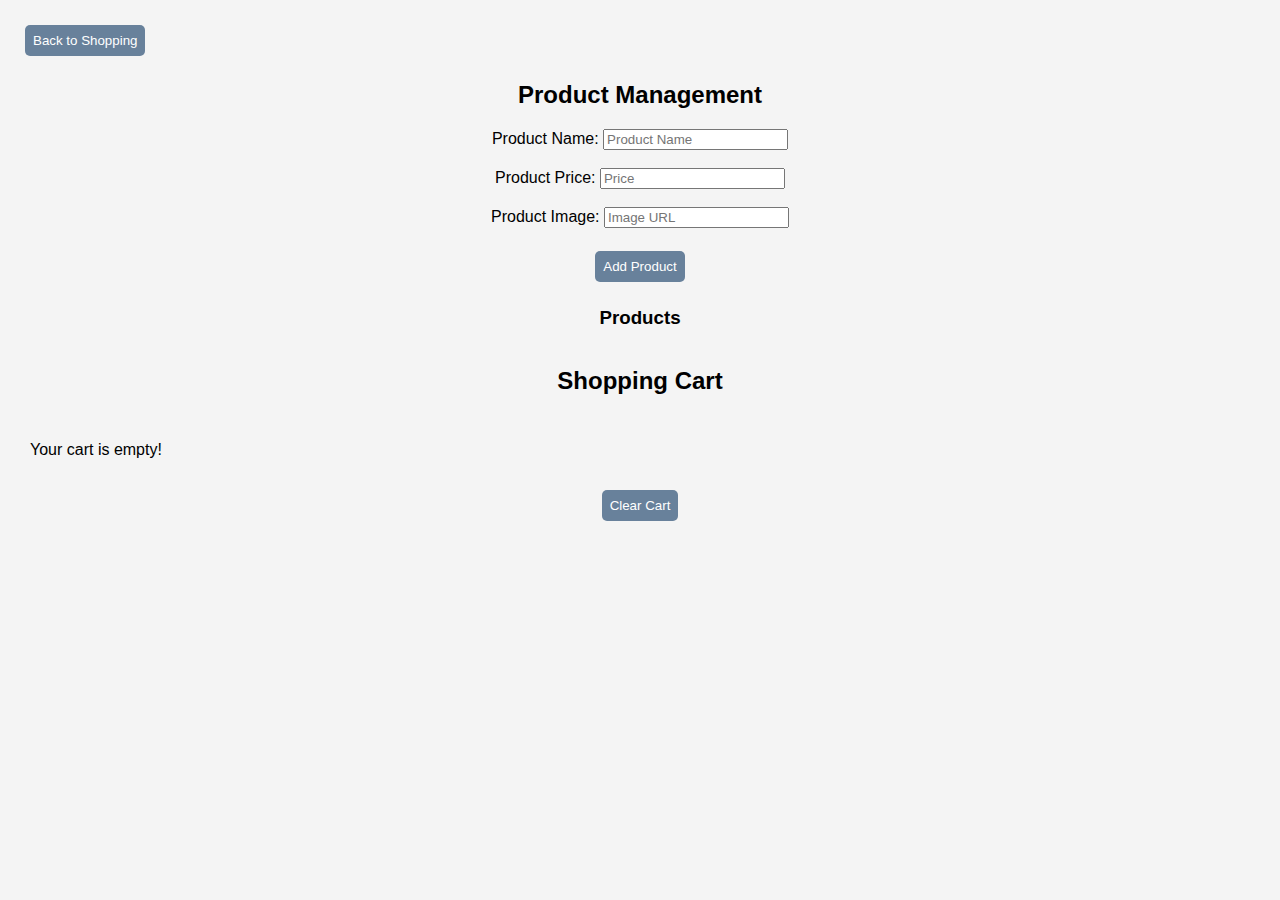
<file: index.html>
<!DOCTYPE html>
<html lang="en">
<head>
    <meta charset="UTF-8">
    <meta name="viewport" content="width=device-width, initial-scale=1.0">
    <title>Product Management & Cart</title>

    <a href="addcart.html"><button>Back to Shopping</button></a>
    <style>
        .cart-container {
    display: flex;
    flex-wrap: nowrap;
    overflow-x: auto; 
    padding: 10px;
    gap: 10px;
    justify-content: flex-start;
}

.cart-item {
    min-width: 250px; 
    flex-shrink: 0; 
}

        body {
            font-family: Arial, sans-serif;
            margin: 20px;
            padding: 0;
            background-color: #f4f4f4;
        }
        h2, h3 {
            text-align: center;
        }
        .container {
            display: flex;
            flex-wrap: wrap;
            justify-content: space-around;
        }
        .card, .cart-item {
            width: 250px;
            padding: 15px;
            margin: 10px;
            border: 1px solid #ccc;
            background: rgb(225, 66, 66);
            border-radius: 8px;
            box-shadow: 2px 2px 10px rgba(0, 0, 0, 0.1);
            text-align: center;
        }
        img {
            width: 120px;
            height: 120px;
            border-radius: 5px;
        }
        button {
            background-color: #68819b;
            color: white;
            padding: 8px;
            border: none;
            cursor: pointer;
            margin: 5px;
            border-radius: 5px;
        }
        .remove { background: red; }
        .update { background: green; }
        .cart-container {
            text-align: center;
            margin-top: 20px;
        }
        .cart-item p {
            margin: 5px 0;
        }
    </style>
</head>
<body>
    <h2>Product Management</h2>
    <form id="product-form" style="text-align:center; margin-bottom: 20px;">
        <label for="">Product Name:</label>
        <input type="text" id="title" placeholder="Product Name" required><br><br>
        <label for="">Product Price:</label>
        <input type="number" id="price" placeholder="Price" required><br><br>
        <label for="">Product Image:</label>
        <input type="text" id="image" placeholder="Image URL" required><br><br>
        <button type="submit">Add Product</button>
    </form>
    
    <h3>Products</h3>
    <div class="container" id="product-container"></div>

    <h2>Shopping Cart</h2>
    <div id="cart-container" class="cart-container"></div>
    <div style="text-align:center;">
        <button onclick="clearCart()">Clear Cart</button>
    </div>
    
    <script>
        let productContainer = document.getElementById("product-container");
        let productForm = document.getElementById("product-form");
        let cartContainer = document.getElementById("cart-container");

        let products = JSON.parse(localStorage.getItem("products")) || [];
        let cart = JSON.parse(localStorage.getItem("cart")) || [];

        displayProducts();
        loadCart();

        productForm.addEventListener("submit", function(event) {
            event.preventDefault();
            let title = document.getElementById("title").value;
            let price = document.getElementById("price").value;
            let image = document.getElementById("image").value;
            
            let newProduct = { id: Date.now(), title, price, image };
            products.push(newProduct);
            localStorage.setItem("products", JSON.stringify(products));
            displayProducts();
            productForm.reset();
        });

        function displayProducts() {
            productContainer.innerHTML = "";
            products.forEach(product => {
                let card = document.createElement("div");
                card.classList.add("card");
                card.innerHTML = `
                    <img src="${product.image}" alt="${product.title}">
                    <h3>${product.title}</h3>
                    <p>Price: $${product.price}</p>
                    <button onclick='editProduct(${product.id})'>Edit</button>
                    <button onclick='deleteProduct(${product.id})'>Delete</button>
                    <button onclick='addToCart(${JSON.stringify(product)})'>Add to Cart</button>
                `;
                productContainer.appendChild(card);
            });
        }

        function editProduct(id) {
            let product = products.find(p => p.id === id);
            if (product) {
                document.getElementById("title").value = product.title;
                document.getElementById("price").value = product.price;
                document.getElementById("image").value = product.image;
                deleteProduct(id);
            }
        }

        function deleteProduct(id) {
            products = products.filter(product => product.id !== id);
            localStorage.setItem("products", JSON.stringify(products));
            displayProducts();
        }

        function addToCart(product) {
            let existingProduct = cart.find(item => item.id === product.id);
            if (existingProduct) {
                existingProduct.quantity += 1;
            } else {
                product.quantity = 1;
                cart.push(product);
            }
            localStorage.setItem("cart", JSON.stringify(cart));
            loadCart();
        }

        function removeFromCart(id) {
    cart = cart.filter(item => item.id !== id); 
    localStorage.setItem("cart", JSON.stringify(cart)); 
    loadCart(); 
}


    function removeFromCart(index) {
        cart.splice(index, 1);
        localStorage.setItem("cart", JSON.stringify(cart)); 
        loadCart(); 
    }



        function loadCart() {
            cartContainer.innerHTML = "";
            if (cart.length === 0) {
                cartContainer.innerHTML = "<p>Your cart is empty!</p>";
                return;
            }
            cart.forEach((item, index) => {
                let div = document.createElement("div");
                div.classList.add("cart-item");
                div.innerHTML = `
                    <img src="${item.image}" alt="${item.title}">
                    <p>${item.title}</p>
                    <p>Price: $${item.price}</p>
                    <p>Quantity: <button onclick="updateQuantity(${index}, -1)">-</button> ${item.quantity} <button onclick="updateQuantity(${index}, 1)">+</button></p>
                    <button class="remove" onclick="removeFromCart(${index})">Remove</button>
                `;
                cartContainer.appendChild(div);
            });
        }
    </script>
</body>
</html>
</file>
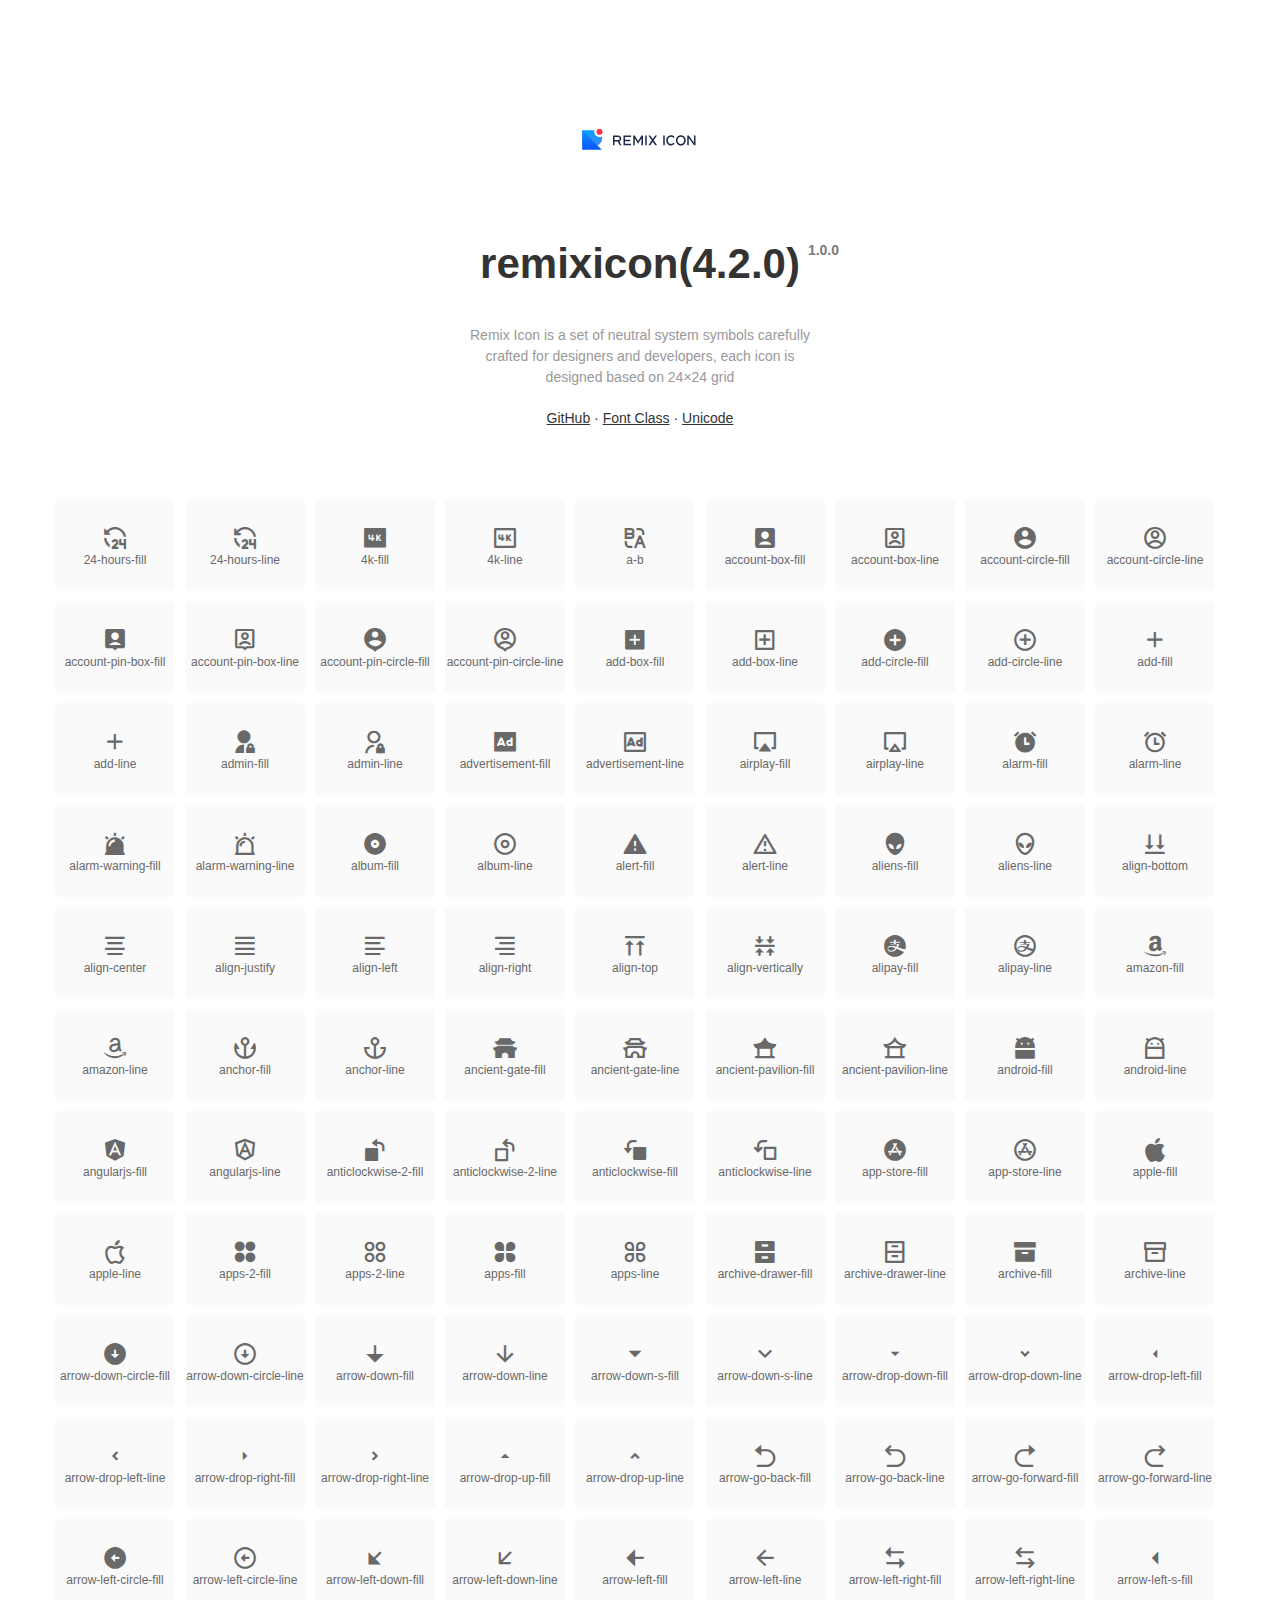
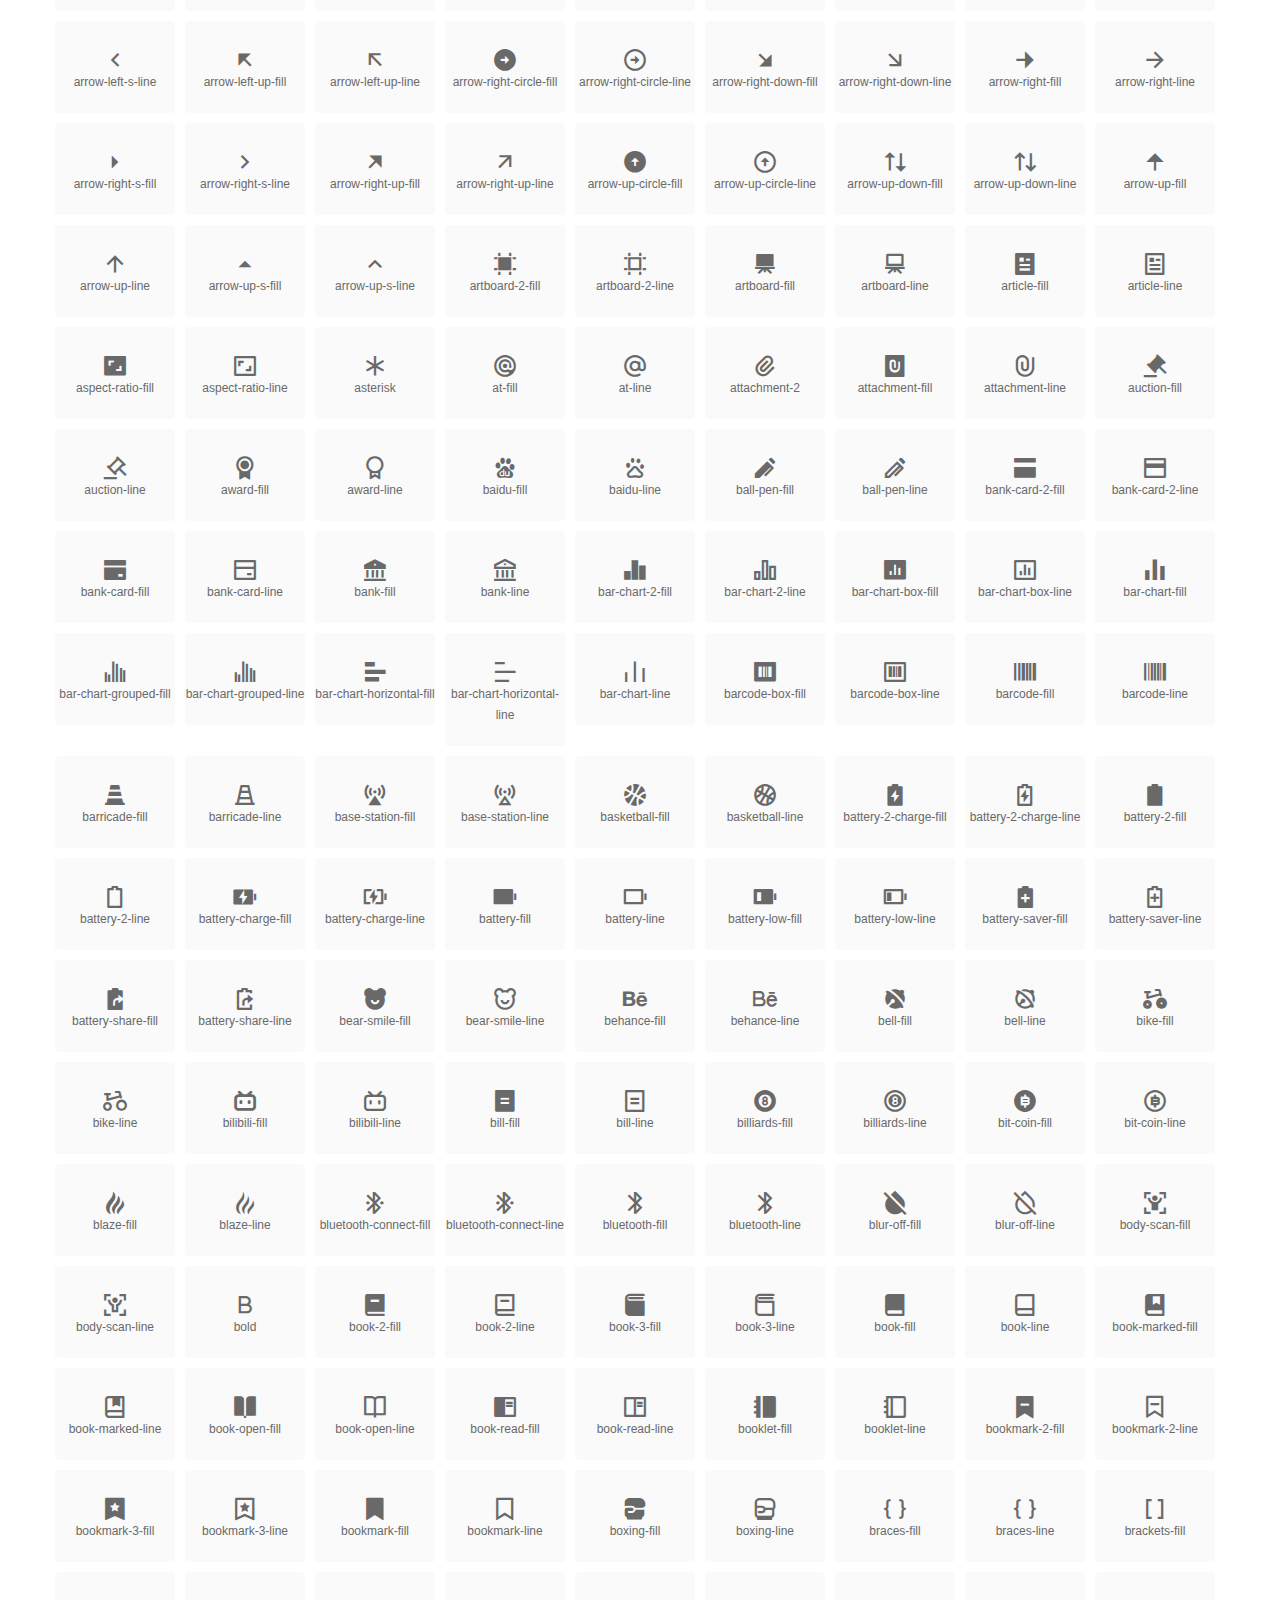
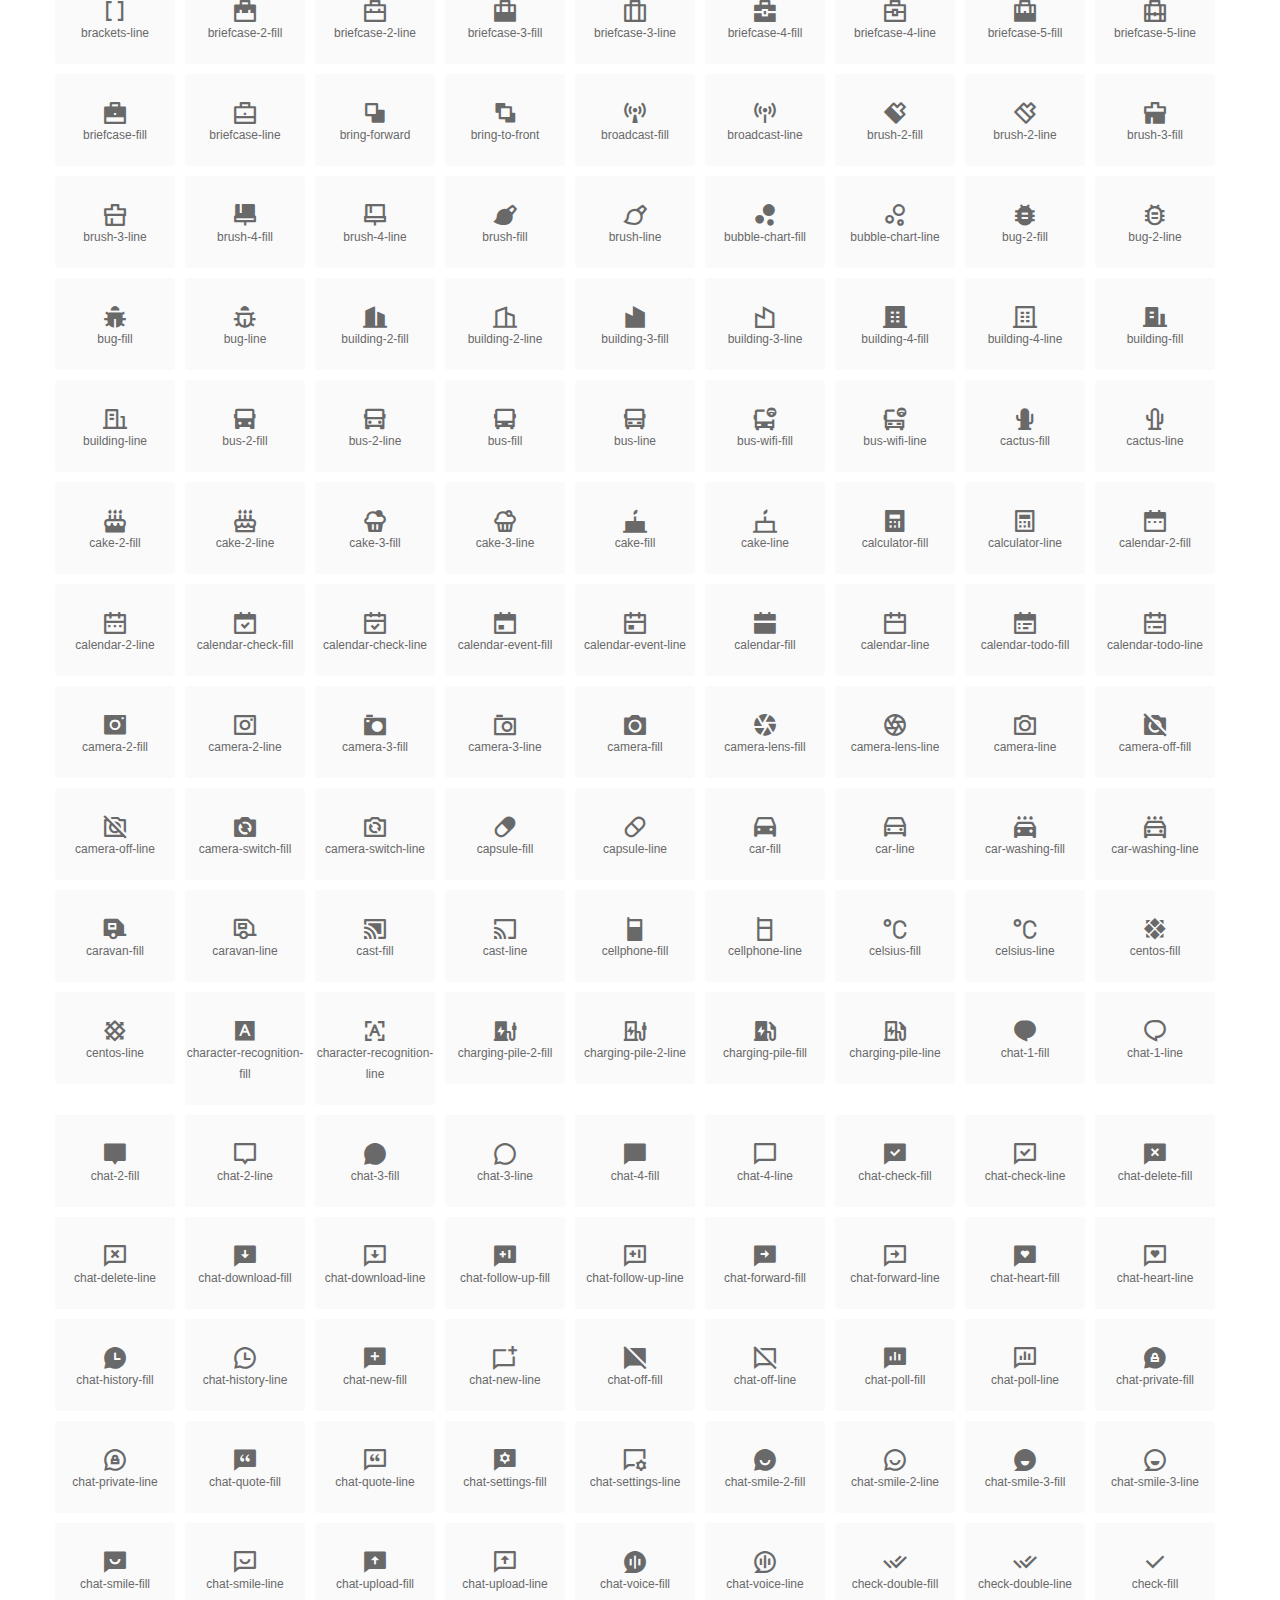
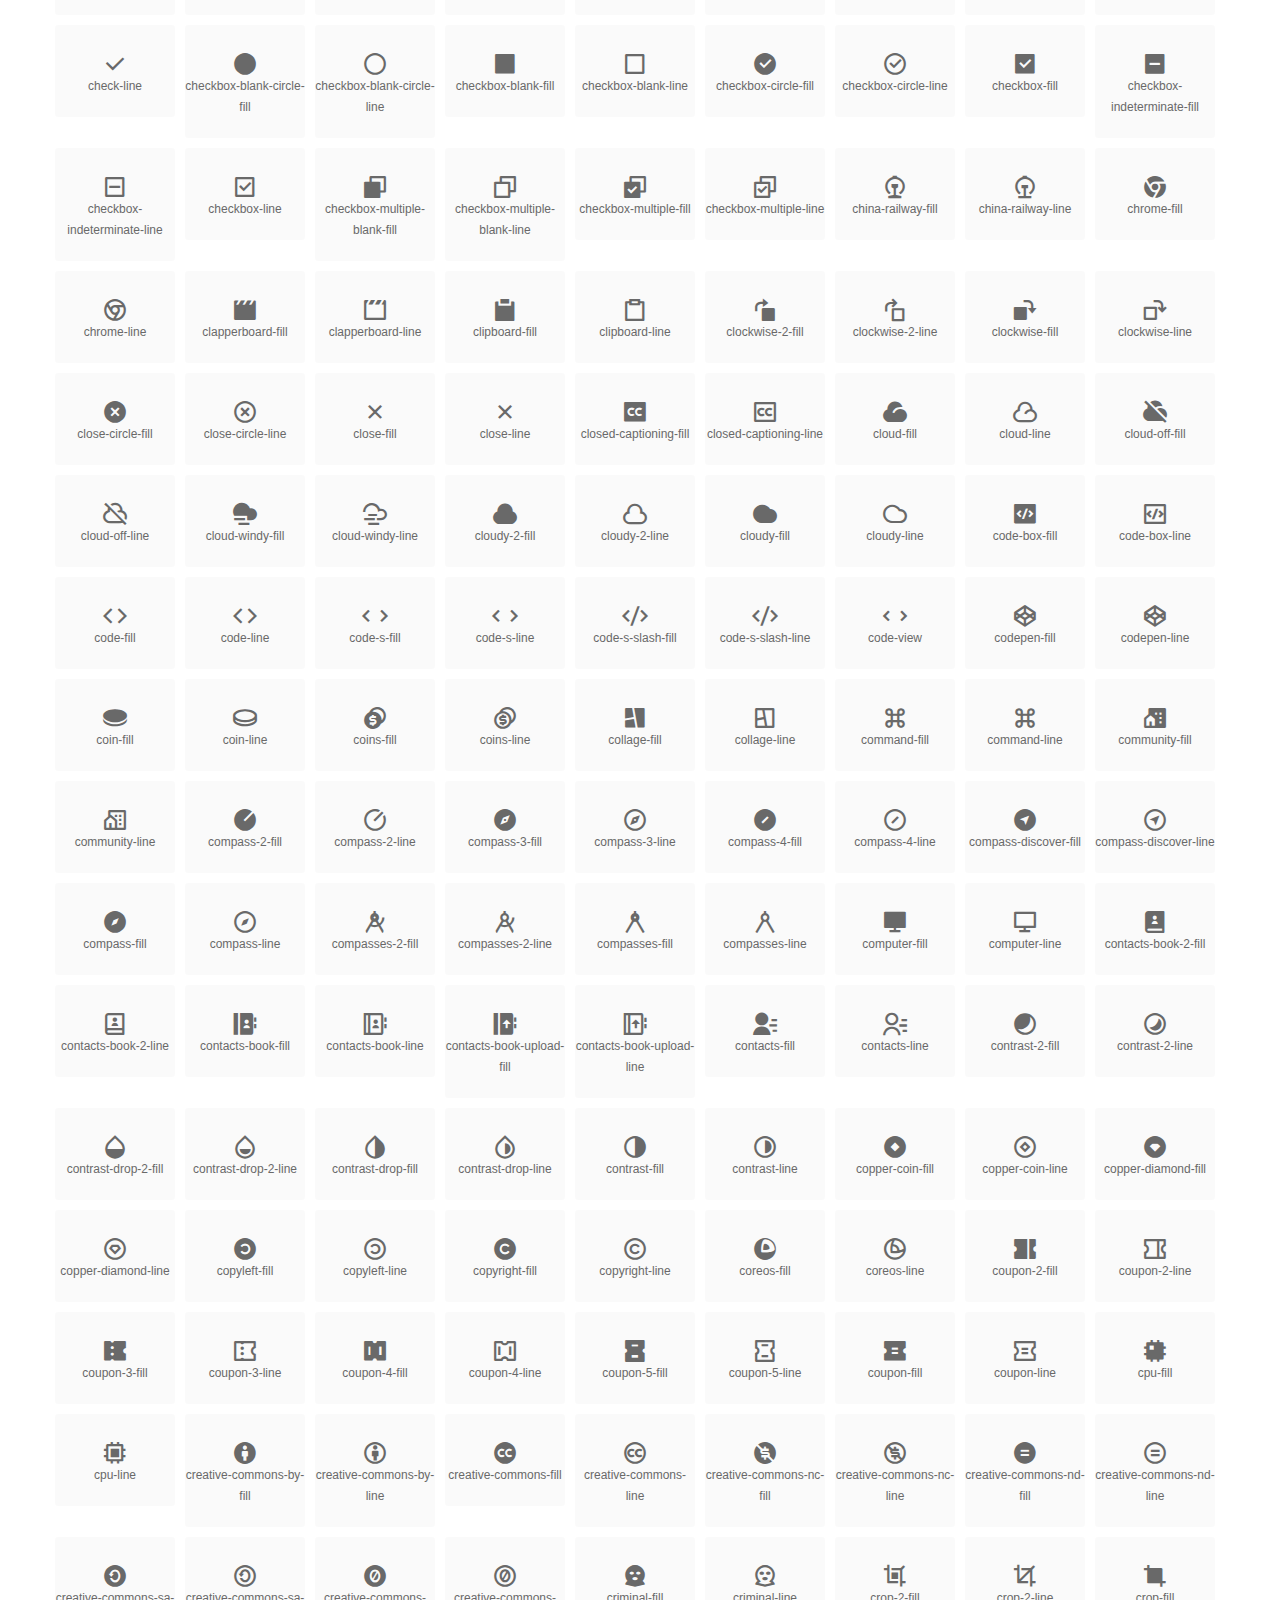
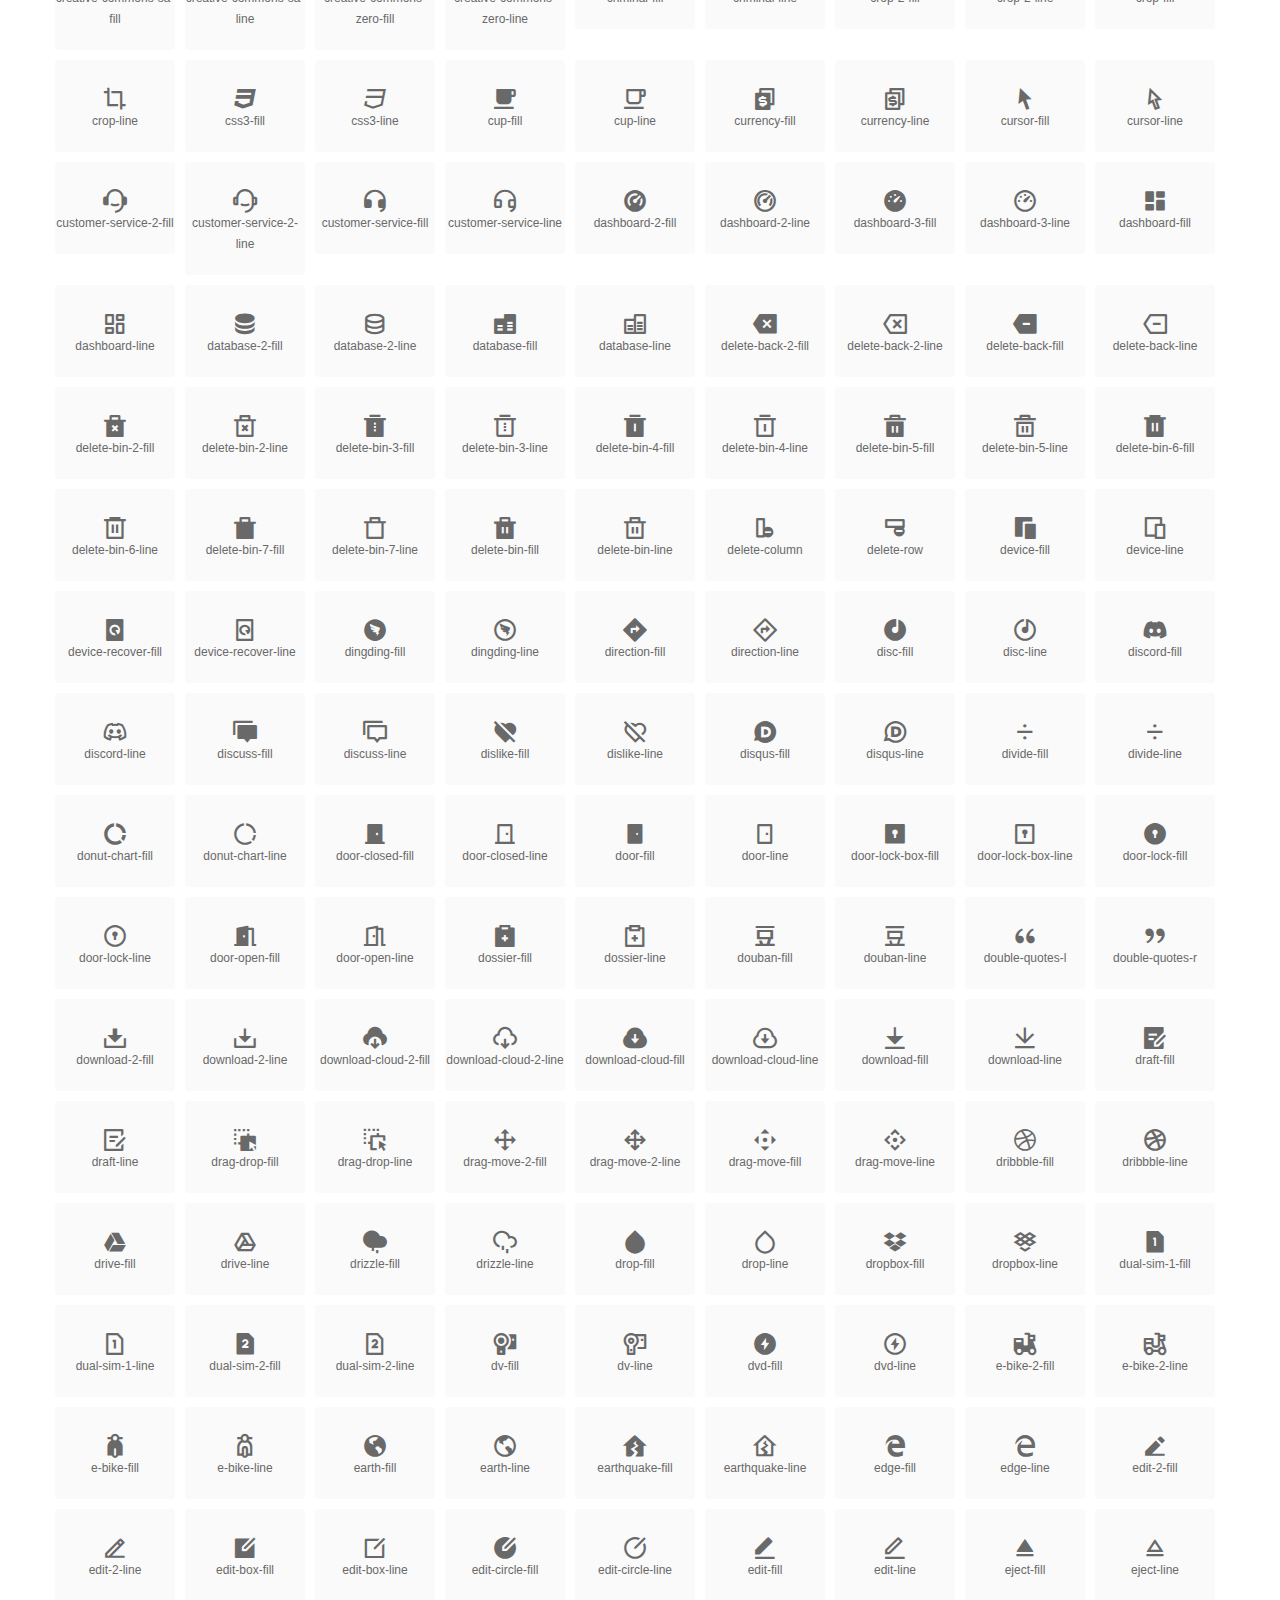
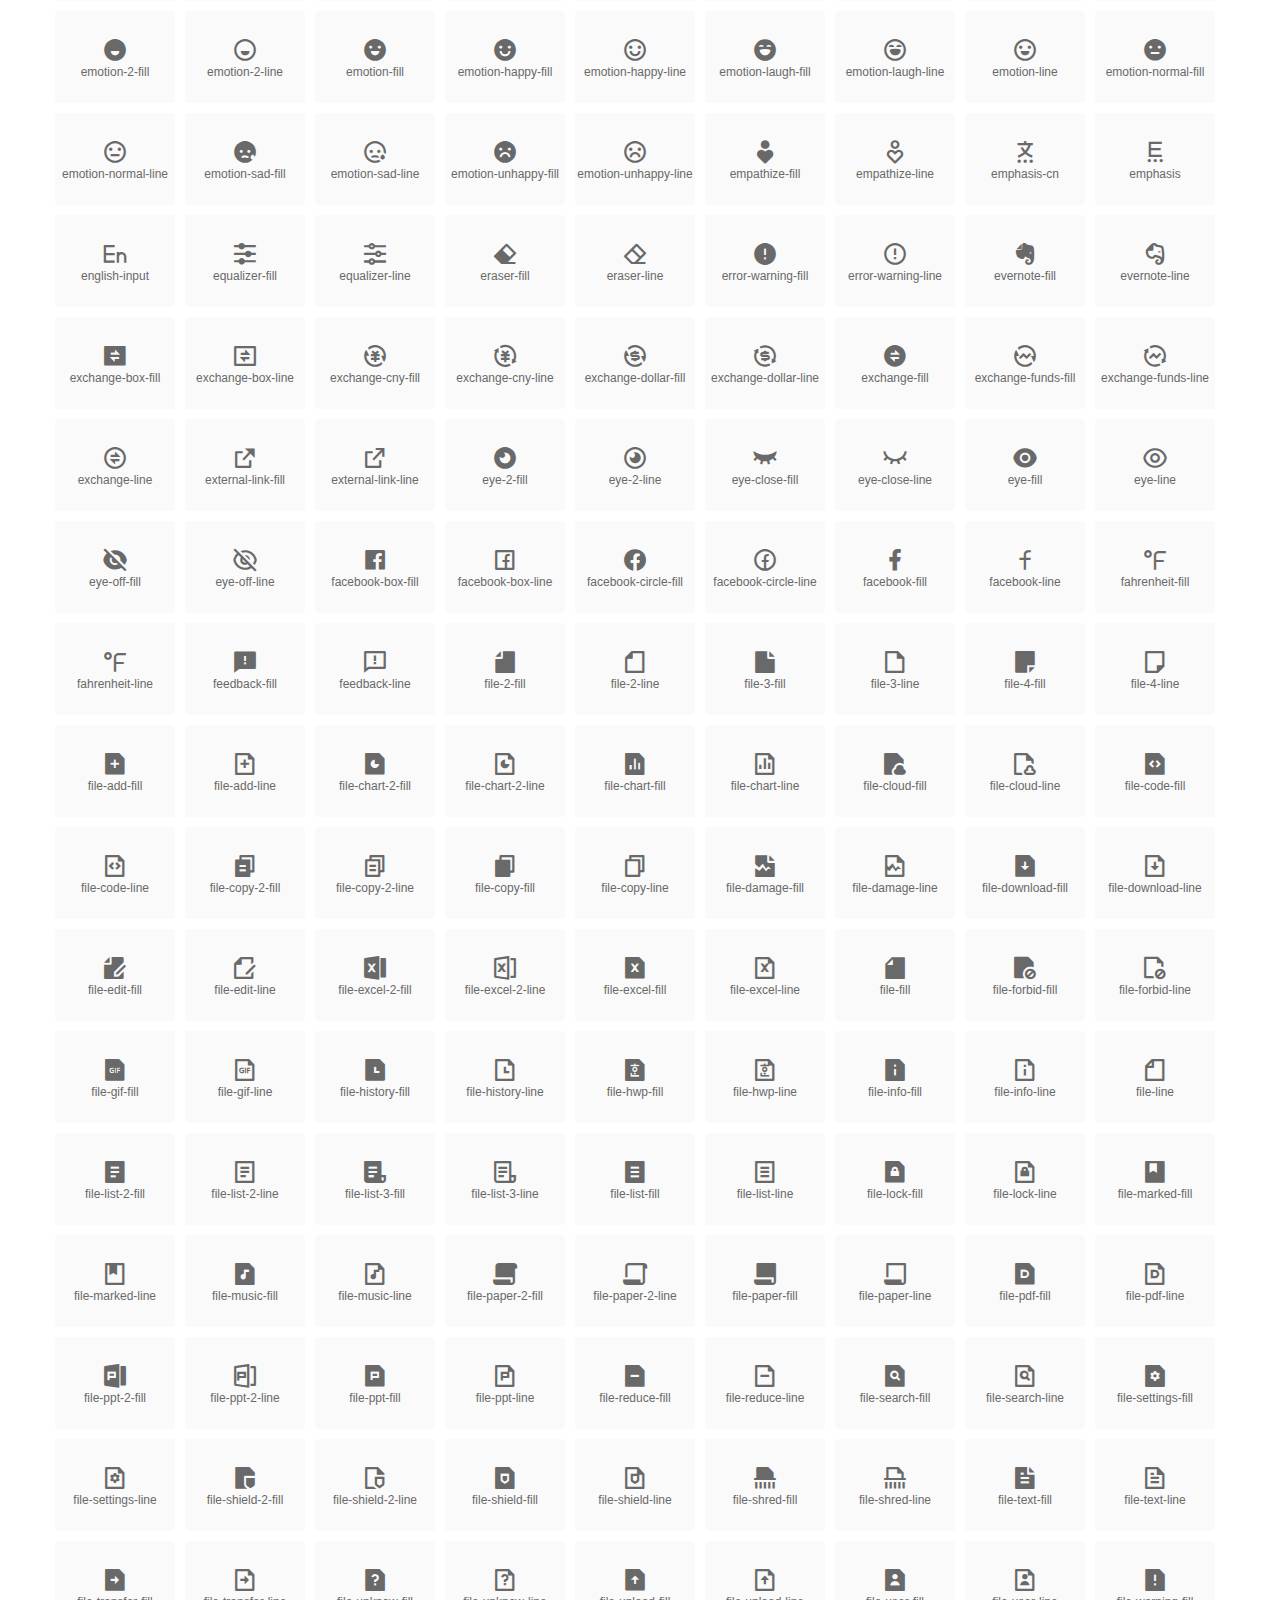
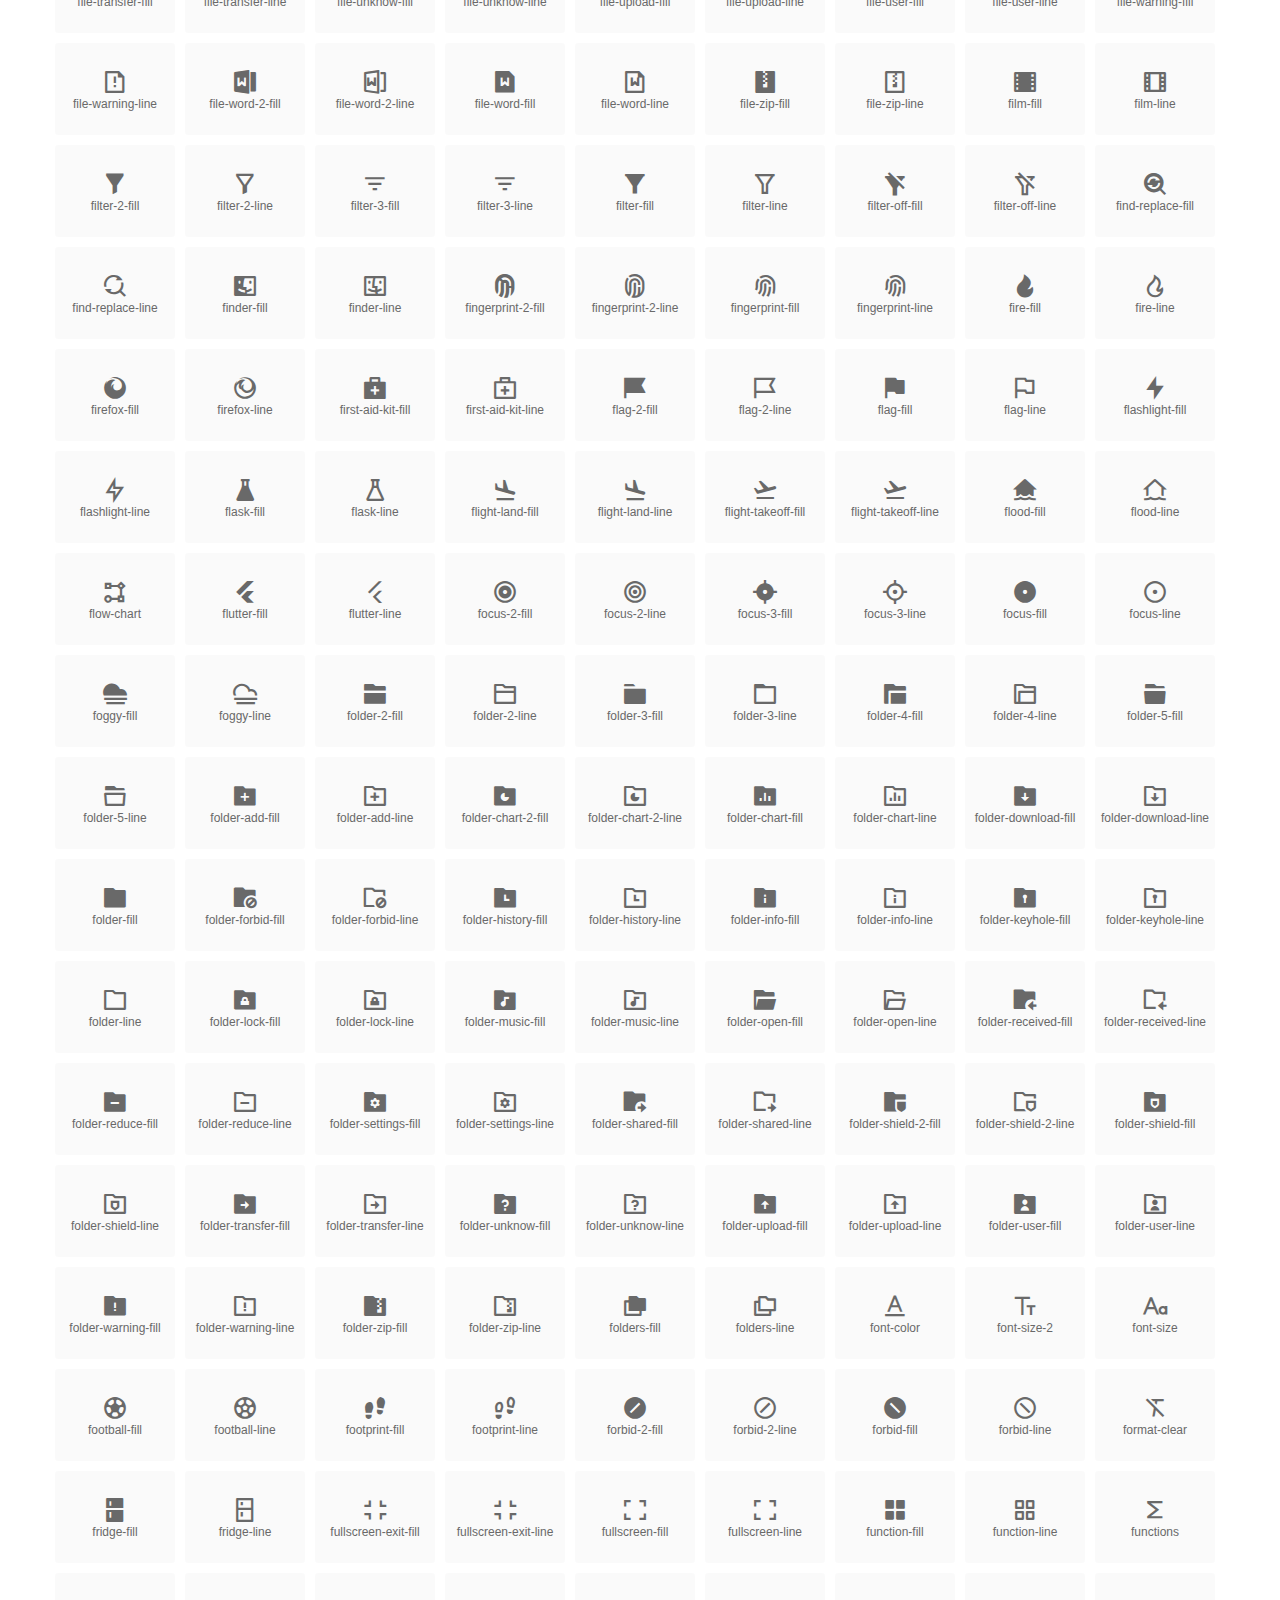
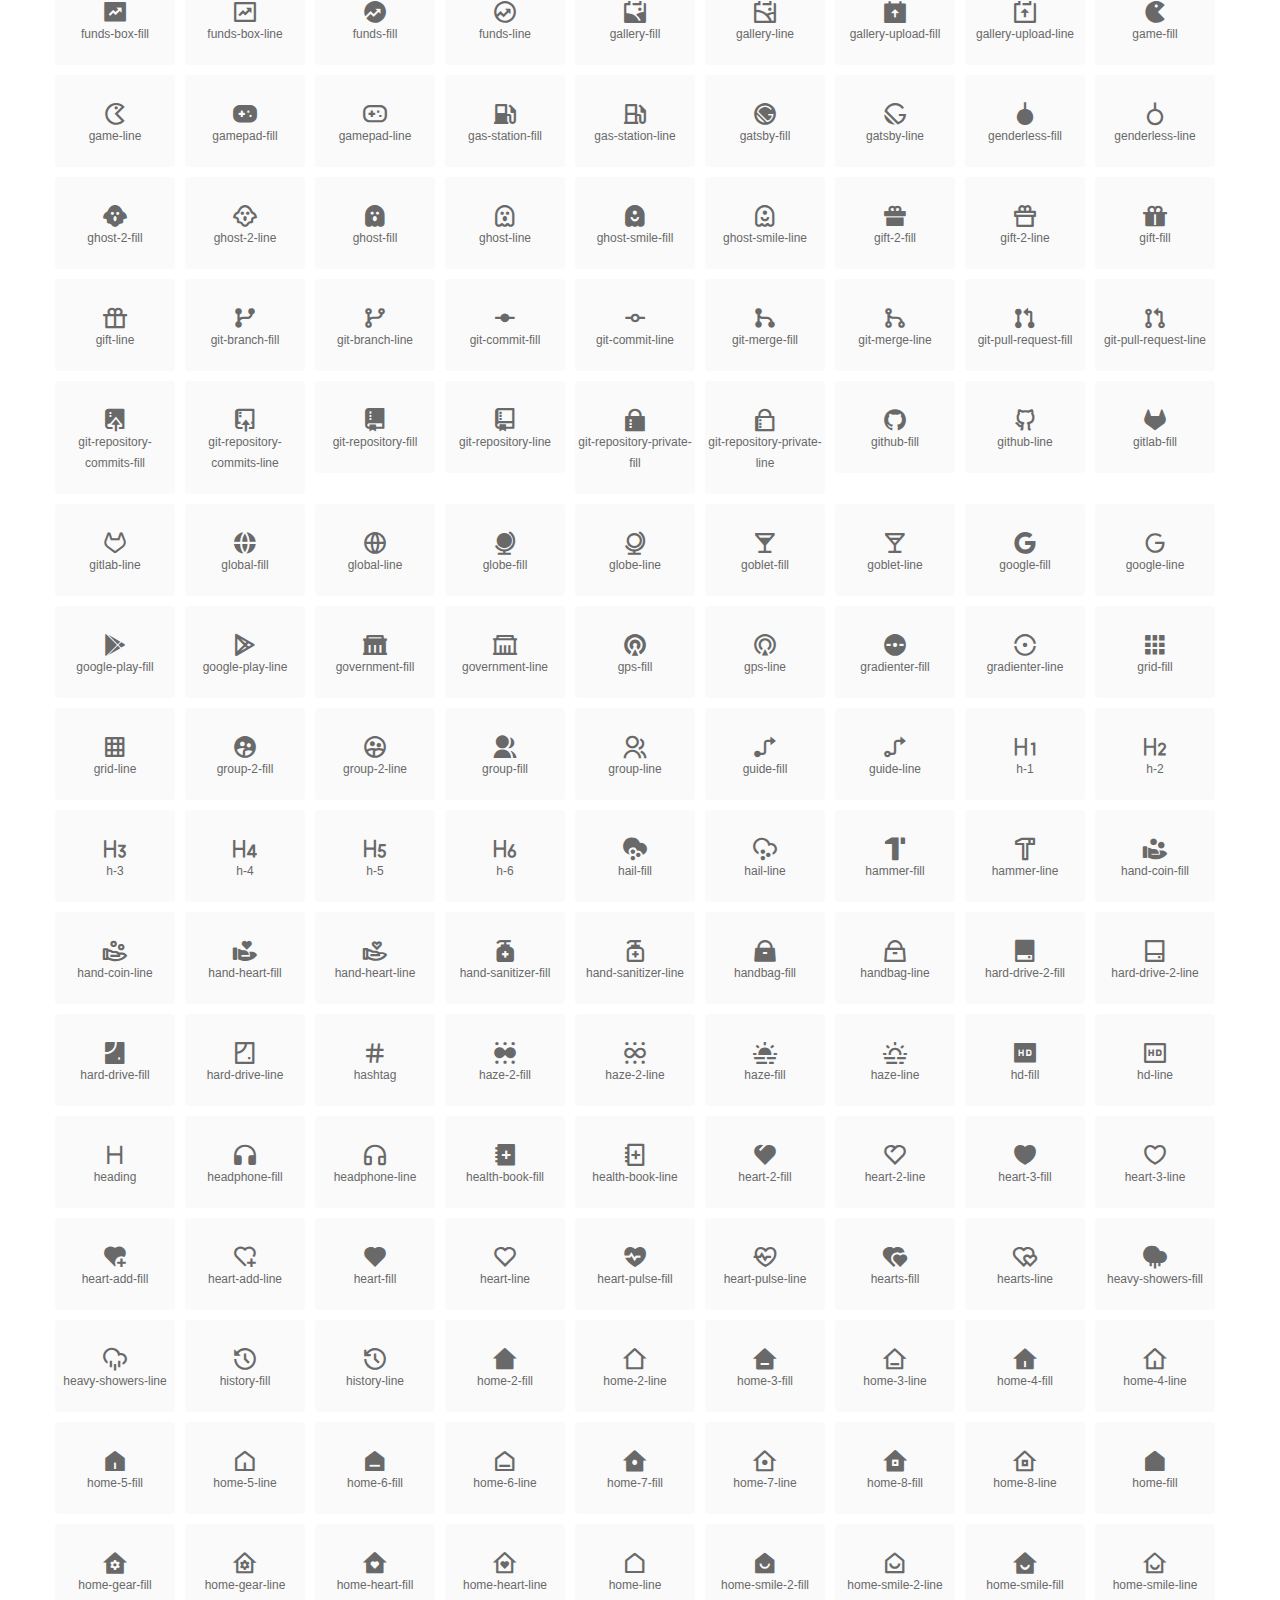
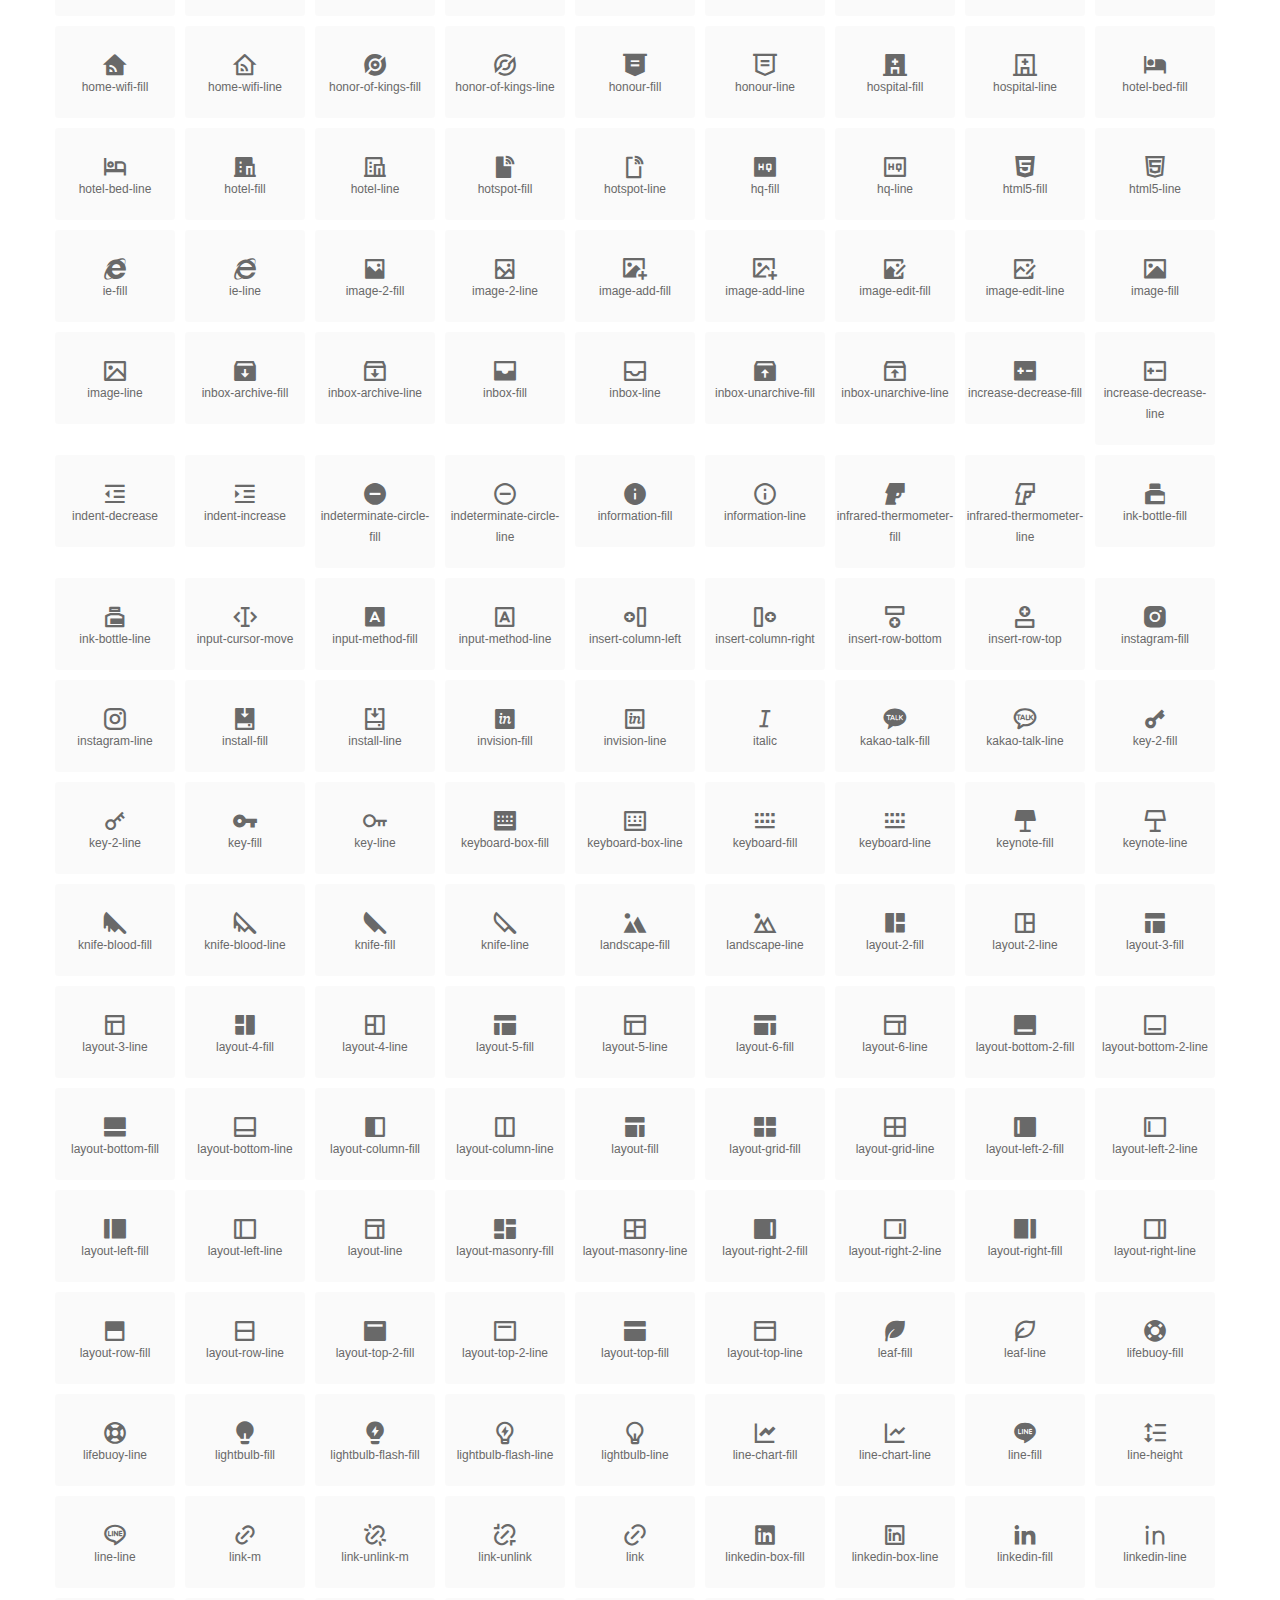
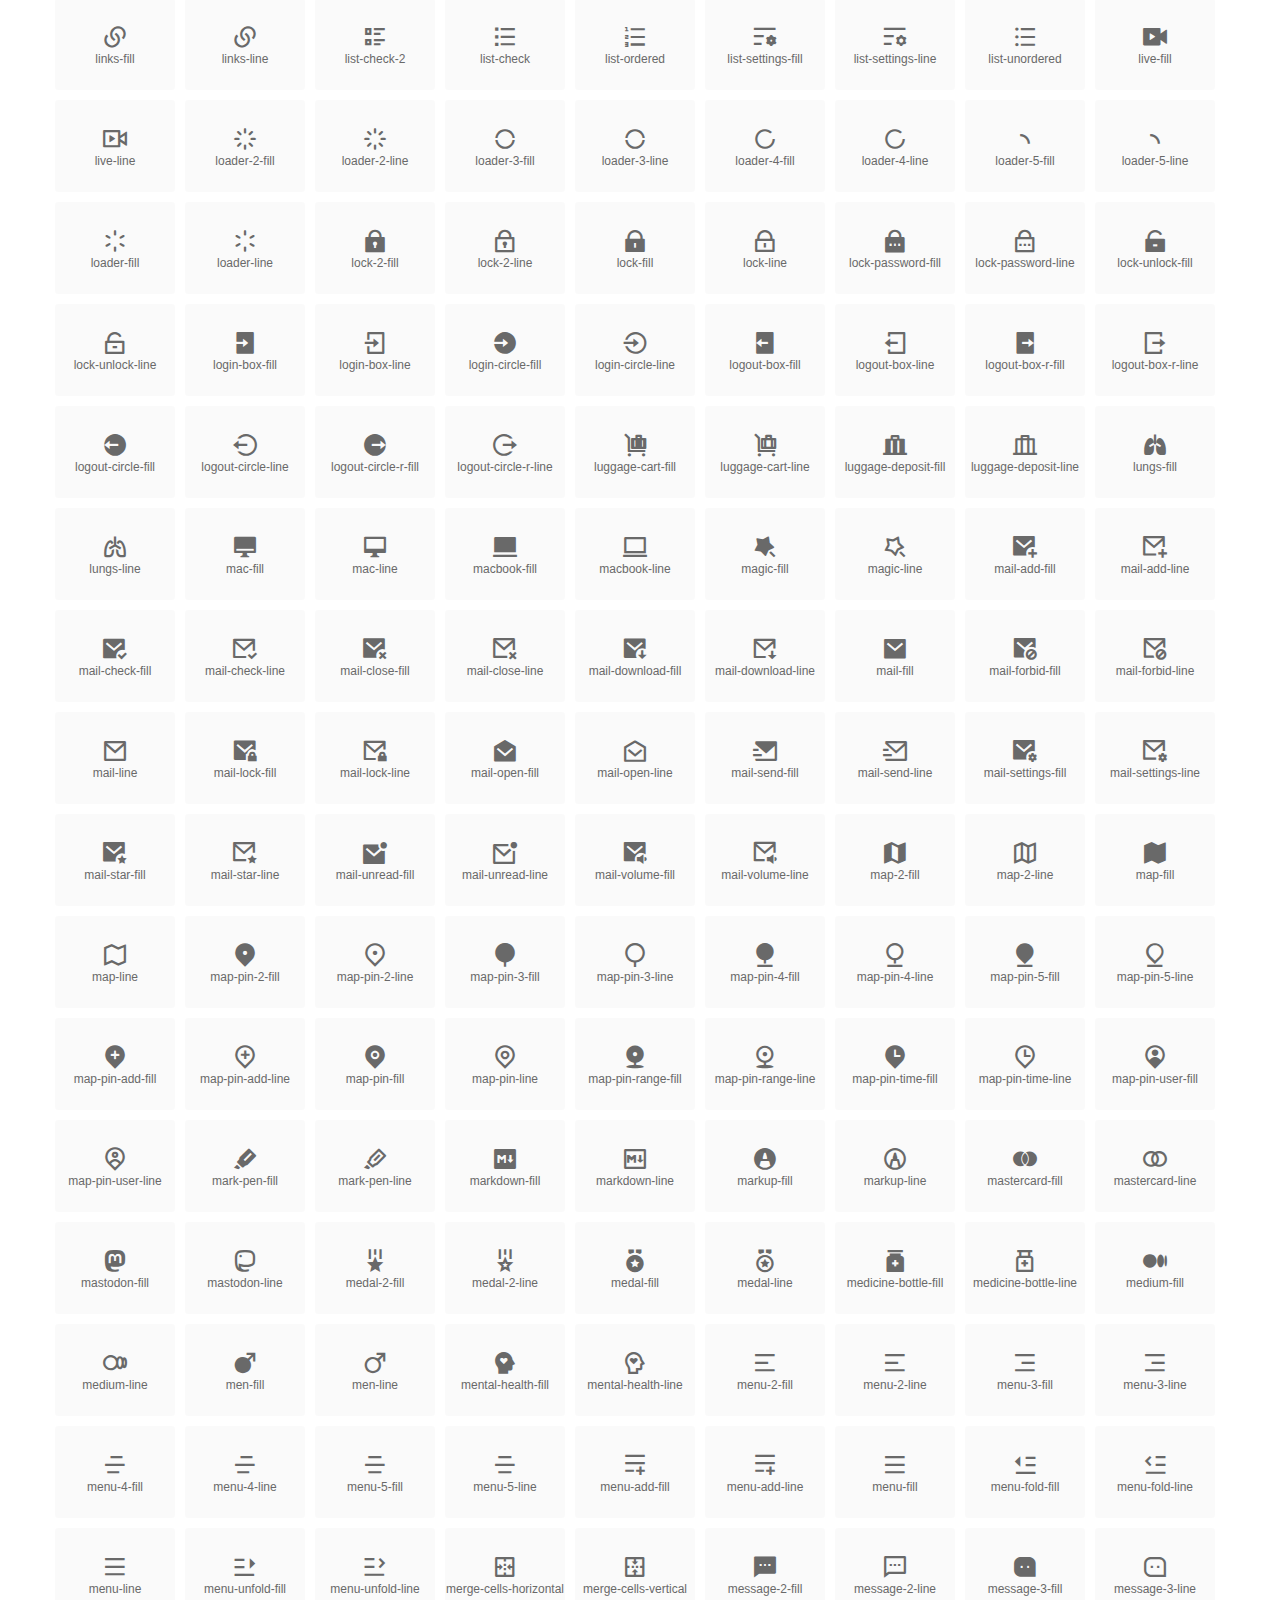
<file: weather Api/remix/index.html>
<!DOCTYPE html>
<html lang="en">
<head>
  <meta charset="UTF-8">
  <title>remixicon(4.2.0)</title>
  <meta name="viewport" content="width=device-width,minimum-scale=1.0,maximum-scale=1.0,user-scalable=no">
   
  <meta name="description" content="Remix Icon is a set of neutral system symbols carefully crafted for designers and developers, each icon is designed based on 24×24 grid">
   
  <meta name="keywords" content="remixicon,TTF,EOT,WOFF,WOFF2,SVG">
  
  
  
  <link rel="stylesheet" href="remixicon.css" />
  
  <style>
    *{margin: 0;padding: 0;list-style: none;}
    body { color: #696969; font: 12px/1.5 tahoma, arial, \5b8b\4f53, sans-serif; }
    a { color: #333; text-decoration: underline; }
    a:hover { color: rgb(9, 73, 209); }
    .header { color: #333; text-align: center; padding: 80px 0 60px 0; min-height: 153px; font-size: 14px; }
    .header .logo svg { height: 120px; width: 120px; }
    .header h1 { font-size: 42px; padding: 26px 0 10px 0; }
    .header sup {font-size: 14px; margin: 8px 0 0 8px; position: absolute; color: #7b7b7b; }
    .info {
      color: #999;
      font-weight: normal;
      max-width: 346px;
      margin: 0 auto;
      padding: 20px 0;
      font-size: 14px;
    }

    .icons { max-width: 1190px; margin: 0 auto; }
    .icons ul { text-align: center; }
    .icons ul li {
      vertical-align: top;
      width: 120px;
      display: inline-block;
      text-align: center;
      background-color: rgba(0,0,0,.02);
      border-radius: 3px;
      padding: 29px 0 10px 0;
      margin-right: 10px;
      margin-top: 10px;
      transition: all 0.6s ease;
    }
    .icons ul li:hover { background-color: rgba(0,0,0,.06); }
    .icons ul li:hover span { color: #3c75e4; opacity: 1; }
    .icons ul li .unicode { color: #8c8c8c; opacity: 0.3; }
    .icons ul li h4 {
      font-weight: normal;
      padding: 10px 0 5px 0;
      display: block;
      color: #8c8c8c;
      font-size: 14px;
      line-height: 12px;
      opacity: 0.8;
    }
    .icons ul li:hover h4 { opacity: 1; }
    .icons ul li svg { width: 24px; height: 24px; }
    .icons ul li:hover { color: #3c75e4; }
    .footer { text-align: center; padding: 10px 0 90px 0; }
    .footer a { text-align: center; padding: 10px 0 90px 0; color: #696969;}
    .footer a:hover { color: #0949d1; }
    .links { text-align: center; padding: 50px 0 0 0; font-size: 14px; }
    
    .icons ul li.class-icon { font-size: 21px; line-height: 21px; padding-bottom: 20px; }
    .icons ul li.class-icon p{ font-size: 12px; }
    .icons ul li.class-icon [class^="ri-"]{ font-size: 26px; }
    
    
    
  </style>
  
</head>

<body>
  
  <div class="header">
    
    <div class="logo">
      <a href="./"><svg width="160" height="32" viewBox="0 0 160 32" fill="none" xmlns="http://www.w3.org/2000/svg">
<path d="M121.5 9.80005C123.33 9.80005 124.984 10.5797 126.165 11.8344L124.75 13.2496C123.929 12.3549 122.773 11.8 121.5 11.8C119.029 11.8 117 13.891 117 16.5C117 19.1091 119.029 21.2 121.5 21.2C122.773 21.2 123.929 20.6452 124.75 19.7505L126.165 21.1657C124.984 22.4204 123.33 23.2 121.5 23.2C117.91 23.2 115 20.2004 115 16.5C115 12.7997 117.91 9.80005 121.5 9.80005Z" fill="#1A2947"/>
<path d="M113 10V23H111V10H113Z" fill="#1A2947"/>
<path d="M154 23V9.99988H152L152 19.6019L144.997 9.99988L143 10.0039V23H145L145 13.3969L152 23H154Z" fill="#1A2947"/>
<path d="M68 10V12H60V15.5H67V17.5H60V21H68V23H58V10H68Z" fill="#1A2947"/>
<path d="M82 10L77.4999 17.201L73 10H71V23H73V13.775L77.4999 20.975L82 13.773V23H84V10H82Z" fill="#1A2947"/>
<path d="M89 10V23H87V10H89Z" fill="#1A2947"/>
<path d="M96.9999 14.7565L93.6689 9.99951H91.2279L95.7789 16.4995L91.2289 22.9995H93.6689L96.9999 18.2435L100.33 22.9995H102.772L98.2209 16.4995L102.773 9.99951H100.33L96.9999 14.7565Z" fill="#1A2947"/>
<path fill-rule="evenodd" clip-rule="evenodd" d="M141 16.5C141 12.7997 138.09 9.80005 134.5 9.80005C130.91 9.80005 128 12.7997 128 16.5C128 20.2004 130.91 23.2 134.5 23.2C138.09 23.2 141 20.2004 141 16.5ZM130 16.5C130 13.891 132.029 11.8 134.5 11.8C136.971 11.8 139 13.891 139 16.5C139 19.1091 136.971 21.2 134.5 21.2C132.029 21.2 130 19.1091 130 16.5Z" fill="#1A2947"/>
<path fill-rule="evenodd" clip-rule="evenodd" d="M51 10C53.2091 10 55 11.7909 55 14C55 15.7175 53.9176 17.1821 52.3977 17.749L55.1901 22.999H52.9251L50.267 18H46V23H44V10H51ZM46 11.999V15.999L51 16C52.1046 16 53 15.1046 53 14C53 12.8955 52.1 12 51 12L46 11.999Z" fill="#1A2947"/>
<path fill-rule="evenodd" clip-rule="evenodd" d="M19.2887 3.00389C19.1928 3.0013 19.0965 3 19 3H3V24H19C24.799 24 29.5 19.299 29.5 13.5C29.5 12.7108 29.4129 11.942 29.2479 11.2025C28.2772 11.7119 27.1722 12 26 12C22.134 12 19 8.86599 19 5C19 4.30645 19.1009 3.63646 19.2887 3.00389Z" fill="url(#paint0_linear_960_1054)"/>
<g filter="url(#filter0_b_960_1054)">
<path fill-rule="evenodd" clip-rule="evenodd" d="M3 3L29 29H3V3Z" fill="url(#paint1_linear_960_1054)"/>
</g>
<circle cx="26" cy="5" r="4" fill="url(#paint2_linear_960_1054)"/>
<defs>
<filter id="filter0_b_960_1054" x="-2.43656" y="-2.43656" width="36.8731" height="36.8731" filterUnits="userSpaceOnUse" color-interpolation-filters="sRGB">
<feFlood flood-opacity="0" result="BackgroundImageFix"/>
<feGaussianBlur in="BackgroundImage" stdDeviation="2.71828"/>
<feComposite in2="SourceAlpha" operator="in" result="effect1_backgroundBlur_960_1054"/>
<feBlend mode="normal" in="SourceGraphic" in2="effect1_backgroundBlur_960_1054" result="shape"/>
</filter>
<linearGradient id="paint0_linear_960_1054" x1="3" y1="3" x2="3" y2="24" gradientUnits="userSpaceOnUse">
<stop stop-color="#05A0FA"/>
<stop offset="1" stop-color="#4785FF"/>
</linearGradient>
<linearGradient id="paint1_linear_960_1054" x1="3" y1="3" x2="3" y2="29" gradientUnits="userSpaceOnUse">
<stop stop-color="#1A8CFF"/>
<stop offset="1" stop-color="#0557FA"/>
</linearGradient>
<linearGradient id="paint2_linear_960_1054" x1="22" y1="1" x2="22" y2="9" gradientUnits="userSpaceOnUse">
<stop stop-color="#FF463A"/>
<stop offset="1" stop-color="#FF1F5A"/>
</linearGradient>
</defs>
</svg>
</a>
    </div>
    
    <h1>remixicon(4.2.0)<sup>1.0.0</sup></h1>
    <div class="info">
      Remix Icon is a set of neutral system symbols carefully crafted for designers and developers, each icon is designed based on 24×24 grid
    </div>
    <p>
      
      <a href="https://github.com/Remix-Design/remixicon.git">GitHub</a> · 
      
      <a href="index.html">Font Class</a> · 
      
      <a href="unicode.html">Unicode</a>
      
    </p>
  </div>
  <div class="icons">
    <ul>
      <li class="class-icon"><i class="ri-24-hours-fill"></i><p class="name">24-hours-fill</p></li><li class="class-icon"><i class="ri-24-hours-line"></i><p class="name">24-hours-line</p></li><li class="class-icon"><i class="ri-4k-fill"></i><p class="name">4k-fill</p></li><li class="class-icon"><i class="ri-4k-line"></i><p class="name">4k-line</p></li><li class="class-icon"><i class="ri-a-b"></i><p class="name">a-b</p></li><li class="class-icon"><i class="ri-account-box-fill"></i><p class="name">account-box-fill</p></li><li class="class-icon"><i class="ri-account-box-line"></i><p class="name">account-box-line</p></li><li class="class-icon"><i class="ri-account-circle-fill"></i><p class="name">account-circle-fill</p></li><li class="class-icon"><i class="ri-account-circle-line"></i><p class="name">account-circle-line</p></li><li class="class-icon"><i class="ri-account-pin-box-fill"></i><p class="name">account-pin-box-fill</p></li><li class="class-icon"><i class="ri-account-pin-box-line"></i><p class="name">account-pin-box-line</p></li><li class="class-icon"><i class="ri-account-pin-circle-fill"></i><p class="name">account-pin-circle-fill</p></li><li class="class-icon"><i class="ri-account-pin-circle-line"></i><p class="name">account-pin-circle-line</p></li><li class="class-icon"><i class="ri-add-box-fill"></i><p class="name">add-box-fill</p></li><li class="class-icon"><i class="ri-add-box-line"></i><p class="name">add-box-line</p></li><li class="class-icon"><i class="ri-add-circle-fill"></i><p class="name">add-circle-fill</p></li><li class="class-icon"><i class="ri-add-circle-line"></i><p class="name">add-circle-line</p></li><li class="class-icon"><i class="ri-add-fill"></i><p class="name">add-fill</p></li><li class="class-icon"><i class="ri-add-line"></i><p class="name">add-line</p></li><li class="class-icon"><i class="ri-admin-fill"></i><p class="name">admin-fill</p></li><li class="class-icon"><i class="ri-admin-line"></i><p class="name">admin-line</p></li><li class="class-icon"><i class="ri-advertisement-fill"></i><p class="name">advertisement-fill</p></li><li class="class-icon"><i class="ri-advertisement-line"></i><p class="name">advertisement-line</p></li><li class="class-icon"><i class="ri-airplay-fill"></i><p class="name">airplay-fill</p></li><li class="class-icon"><i class="ri-airplay-line"></i><p class="name">airplay-line</p></li><li class="class-icon"><i class="ri-alarm-fill"></i><p class="name">alarm-fill</p></li><li class="class-icon"><i class="ri-alarm-line"></i><p class="name">alarm-line</p></li><li class="class-icon"><i class="ri-alarm-warning-fill"></i><p class="name">alarm-warning-fill</p></li><li class="class-icon"><i class="ri-alarm-warning-line"></i><p class="name">alarm-warning-line</p></li><li class="class-icon"><i class="ri-album-fill"></i><p class="name">album-fill</p></li><li class="class-icon"><i class="ri-album-line"></i><p class="name">album-line</p></li><li class="class-icon"><i class="ri-alert-fill"></i><p class="name">alert-fill</p></li><li class="class-icon"><i class="ri-alert-line"></i><p class="name">alert-line</p></li><li class="class-icon"><i class="ri-aliens-fill"></i><p class="name">aliens-fill</p></li><li class="class-icon"><i class="ri-aliens-line"></i><p class="name">aliens-line</p></li><li class="class-icon"><i class="ri-align-bottom"></i><p class="name">align-bottom</p></li><li class="class-icon"><i class="ri-align-center"></i><p class="name">align-center</p></li><li class="class-icon"><i class="ri-align-justify"></i><p class="name">align-justify</p></li><li class="class-icon"><i class="ri-align-left"></i><p class="name">align-left</p></li><li class="class-icon"><i class="ri-align-right"></i><p class="name">align-right</p></li><li class="class-icon"><i class="ri-align-top"></i><p class="name">align-top</p></li><li class="class-icon"><i class="ri-align-vertically"></i><p class="name">align-vertically</p></li><li class="class-icon"><i class="ri-alipay-fill"></i><p class="name">alipay-fill</p></li><li class="class-icon"><i class="ri-alipay-line"></i><p class="name">alipay-line</p></li><li class="class-icon"><i class="ri-amazon-fill"></i><p class="name">amazon-fill</p></li><li class="class-icon"><i class="ri-amazon-line"></i><p class="name">amazon-line</p></li><li class="class-icon"><i class="ri-anchor-fill"></i><p class="name">anchor-fill</p></li><li class="class-icon"><i class="ri-anchor-line"></i><p class="name">anchor-line</p></li><li class="class-icon"><i class="ri-ancient-gate-fill"></i><p class="name">ancient-gate-fill</p></li><li class="class-icon"><i class="ri-ancient-gate-line"></i><p class="name">ancient-gate-line</p></li><li class="class-icon"><i class="ri-ancient-pavilion-fill"></i><p class="name">ancient-pavilion-fill</p></li><li class="class-icon"><i class="ri-ancient-pavilion-line"></i><p class="name">ancient-pavilion-line</p></li><li class="class-icon"><i class="ri-android-fill"></i><p class="name">android-fill</p></li><li class="class-icon"><i class="ri-android-line"></i><p class="name">android-line</p></li><li class="class-icon"><i class="ri-angularjs-fill"></i><p class="name">angularjs-fill</p></li><li class="class-icon"><i class="ri-angularjs-line"></i><p class="name">angularjs-line</p></li><li class="class-icon"><i class="ri-anticlockwise-2-fill"></i><p class="name">anticlockwise-2-fill</p></li><li class="class-icon"><i class="ri-anticlockwise-2-line"></i><p class="name">anticlockwise-2-line</p></li><li class="class-icon"><i class="ri-anticlockwise-fill"></i><p class="name">anticlockwise-fill</p></li><li class="class-icon"><i class="ri-anticlockwise-line"></i><p class="name">anticlockwise-line</p></li><li class="class-icon"><i class="ri-app-store-fill"></i><p class="name">app-store-fill</p></li><li class="class-icon"><i class="ri-app-store-line"></i><p class="name">app-store-line</p></li><li class="class-icon"><i class="ri-apple-fill"></i><p class="name">apple-fill</p></li><li class="class-icon"><i class="ri-apple-line"></i><p class="name">apple-line</p></li><li class="class-icon"><i class="ri-apps-2-fill"></i><p class="name">apps-2-fill</p></li><li class="class-icon"><i class="ri-apps-2-line"></i><p class="name">apps-2-line</p></li><li class="class-icon"><i class="ri-apps-fill"></i><p class="name">apps-fill</p></li><li class="class-icon"><i class="ri-apps-line"></i><p class="name">apps-line</p></li><li class="class-icon"><i class="ri-archive-drawer-fill"></i><p class="name">archive-drawer-fill</p></li><li class="class-icon"><i class="ri-archive-drawer-line"></i><p class="name">archive-drawer-line</p></li><li class="class-icon"><i class="ri-archive-fill"></i><p class="name">archive-fill</p></li><li class="class-icon"><i class="ri-archive-line"></i><p class="name">archive-line</p></li><li class="class-icon"><i class="ri-arrow-down-circle-fill"></i><p class="name">arrow-down-circle-fill</p></li><li class="class-icon"><i class="ri-arrow-down-circle-line"></i><p class="name">arrow-down-circle-line</p></li><li class="class-icon"><i class="ri-arrow-down-fill"></i><p class="name">arrow-down-fill</p></li><li class="class-icon"><i class="ri-arrow-down-line"></i><p class="name">arrow-down-line</p></li><li class="class-icon"><i class="ri-arrow-down-s-fill"></i><p class="name">arrow-down-s-fill</p></li><li class="class-icon"><i class="ri-arrow-down-s-line"></i><p class="name">arrow-down-s-line</p></li><li class="class-icon"><i class="ri-arrow-drop-down-fill"></i><p class="name">arrow-drop-down-fill</p></li><li class="class-icon"><i class="ri-arrow-drop-down-line"></i><p class="name">arrow-drop-down-line</p></li><li class="class-icon"><i class="ri-arrow-drop-left-fill"></i><p class="name">arrow-drop-left-fill</p></li><li class="class-icon"><i class="ri-arrow-drop-left-line"></i><p class="name">arrow-drop-left-line</p></li><li class="class-icon"><i class="ri-arrow-drop-right-fill"></i><p class="name">arrow-drop-right-fill</p></li><li class="class-icon"><i class="ri-arrow-drop-right-line"></i><p class="name">arrow-drop-right-line</p></li><li class="class-icon"><i class="ri-arrow-drop-up-fill"></i><p class="name">arrow-drop-up-fill</p></li><li class="class-icon"><i class="ri-arrow-drop-up-line"></i><p class="name">arrow-drop-up-line</p></li><li class="class-icon"><i class="ri-arrow-go-back-fill"></i><p class="name">arrow-go-back-fill</p></li><li class="class-icon"><i class="ri-arrow-go-back-line"></i><p class="name">arrow-go-back-line</p></li><li class="class-icon"><i class="ri-arrow-go-forward-fill"></i><p class="name">arrow-go-forward-fill</p></li><li class="class-icon"><i class="ri-arrow-go-forward-line"></i><p class="name">arrow-go-forward-line</p></li><li class="class-icon"><i class="ri-arrow-left-circle-fill"></i><p class="name">arrow-left-circle-fill</p></li><li class="class-icon"><i class="ri-arrow-left-circle-line"></i><p class="name">arrow-left-circle-line</p></li><li class="class-icon"><i class="ri-arrow-left-down-fill"></i><p class="name">arrow-left-down-fill</p></li><li class="class-icon"><i class="ri-arrow-left-down-line"></i><p class="name">arrow-left-down-line</p></li><li class="class-icon"><i class="ri-arrow-left-fill"></i><p class="name">arrow-left-fill</p></li><li class="class-icon"><i class="ri-arrow-left-line"></i><p class="name">arrow-left-line</p></li><li class="class-icon"><i class="ri-arrow-left-right-fill"></i><p class="name">arrow-left-right-fill</p></li><li class="class-icon"><i class="ri-arrow-left-right-line"></i><p class="name">arrow-left-right-line</p></li><li class="class-icon"><i class="ri-arrow-left-s-fill"></i><p class="name">arrow-left-s-fill</p></li><li class="class-icon"><i class="ri-arrow-left-s-line"></i><p class="name">arrow-left-s-line</p></li><li class="class-icon"><i class="ri-arrow-left-up-fill"></i><p class="name">arrow-left-up-fill</p></li><li class="class-icon"><i class="ri-arrow-left-up-line"></i><p class="name">arrow-left-up-line</p></li><li class="class-icon"><i class="ri-arrow-right-circle-fill"></i><p class="name">arrow-right-circle-fill</p></li><li class="class-icon"><i class="ri-arrow-right-circle-line"></i><p class="name">arrow-right-circle-line</p></li><li class="class-icon"><i class="ri-arrow-right-down-fill"></i><p class="name">arrow-right-down-fill</p></li><li class="class-icon"><i class="ri-arrow-right-down-line"></i><p class="name">arrow-right-down-line</p></li><li class="class-icon"><i class="ri-arrow-right-fill"></i><p class="name">arrow-right-fill</p></li><li class="class-icon"><i class="ri-arrow-right-line"></i><p class="name">arrow-right-line</p></li><li class="class-icon"><i class="ri-arrow-right-s-fill"></i><p class="name">arrow-right-s-fill</p></li><li class="class-icon"><i class="ri-arrow-right-s-line"></i><p class="name">arrow-right-s-line</p></li><li class="class-icon"><i class="ri-arrow-right-up-fill"></i><p class="name">arrow-right-up-fill</p></li><li class="class-icon"><i class="ri-arrow-right-up-line"></i><p class="name">arrow-right-up-line</p></li><li class="class-icon"><i class="ri-arrow-up-circle-fill"></i><p class="name">arrow-up-circle-fill</p></li><li class="class-icon"><i class="ri-arrow-up-circle-line"></i><p class="name">arrow-up-circle-line</p></li><li class="class-icon"><i class="ri-arrow-up-down-fill"></i><p class="name">arrow-up-down-fill</p></li><li class="class-icon"><i class="ri-arrow-up-down-line"></i><p class="name">arrow-up-down-line</p></li><li class="class-icon"><i class="ri-arrow-up-fill"></i><p class="name">arrow-up-fill</p></li><li class="class-icon"><i class="ri-arrow-up-line"></i><p class="name">arrow-up-line</p></li><li class="class-icon"><i class="ri-arrow-up-s-fill"></i><p class="name">arrow-up-s-fill</p></li><li class="class-icon"><i class="ri-arrow-up-s-line"></i><p class="name">arrow-up-s-line</p></li><li class="class-icon"><i class="ri-artboard-2-fill"></i><p class="name">artboard-2-fill</p></li><li class="class-icon"><i class="ri-artboard-2-line"></i><p class="name">artboard-2-line</p></li><li class="class-icon"><i class="ri-artboard-fill"></i><p class="name">artboard-fill</p></li><li class="class-icon"><i class="ri-artboard-line"></i><p class="name">artboard-line</p></li><li class="class-icon"><i class="ri-article-fill"></i><p class="name">article-fill</p></li><li class="class-icon"><i class="ri-article-line"></i><p class="name">article-line</p></li><li class="class-icon"><i class="ri-aspect-ratio-fill"></i><p class="name">aspect-ratio-fill</p></li><li class="class-icon"><i class="ri-aspect-ratio-line"></i><p class="name">aspect-ratio-line</p></li><li class="class-icon"><i class="ri-asterisk"></i><p class="name">asterisk</p></li><li class="class-icon"><i class="ri-at-fill"></i><p class="name">at-fill</p></li><li class="class-icon"><i class="ri-at-line"></i><p class="name">at-line</p></li><li class="class-icon"><i class="ri-attachment-2"></i><p class="name">attachment-2</p></li><li class="class-icon"><i class="ri-attachment-fill"></i><p class="name">attachment-fill</p></li><li class="class-icon"><i class="ri-attachment-line"></i><p class="name">attachment-line</p></li><li class="class-icon"><i class="ri-auction-fill"></i><p class="name">auction-fill</p></li><li class="class-icon"><i class="ri-auction-line"></i><p class="name">auction-line</p></li><li class="class-icon"><i class="ri-award-fill"></i><p class="name">award-fill</p></li><li class="class-icon"><i class="ri-award-line"></i><p class="name">award-line</p></li><li class="class-icon"><i class="ri-baidu-fill"></i><p class="name">baidu-fill</p></li><li class="class-icon"><i class="ri-baidu-line"></i><p class="name">baidu-line</p></li><li class="class-icon"><i class="ri-ball-pen-fill"></i><p class="name">ball-pen-fill</p></li><li class="class-icon"><i class="ri-ball-pen-line"></i><p class="name">ball-pen-line</p></li><li class="class-icon"><i class="ri-bank-card-2-fill"></i><p class="name">bank-card-2-fill</p></li><li class="class-icon"><i class="ri-bank-card-2-line"></i><p class="name">bank-card-2-line</p></li><li class="class-icon"><i class="ri-bank-card-fill"></i><p class="name">bank-card-fill</p></li><li class="class-icon"><i class="ri-bank-card-line"></i><p class="name">bank-card-line</p></li><li class="class-icon"><i class="ri-bank-fill"></i><p class="name">bank-fill</p></li><li class="class-icon"><i class="ri-bank-line"></i><p class="name">bank-line</p></li><li class="class-icon"><i class="ri-bar-chart-2-fill"></i><p class="name">bar-chart-2-fill</p></li><li class="class-icon"><i class="ri-bar-chart-2-line"></i><p class="name">bar-chart-2-line</p></li><li class="class-icon"><i class="ri-bar-chart-box-fill"></i><p class="name">bar-chart-box-fill</p></li><li class="class-icon"><i class="ri-bar-chart-box-line"></i><p class="name">bar-chart-box-line</p></li><li class="class-icon"><i class="ri-bar-chart-fill"></i><p class="name">bar-chart-fill</p></li><li class="class-icon"><i class="ri-bar-chart-grouped-fill"></i><p class="name">bar-chart-grouped-fill</p></li><li class="class-icon"><i class="ri-bar-chart-grouped-line"></i><p class="name">bar-chart-grouped-line</p></li><li class="class-icon"><i class="ri-bar-chart-horizontal-fill"></i><p class="name">bar-chart-horizontal-fill</p></li><li class="class-icon"><i class="ri-bar-chart-horizontal-line"></i><p class="name">bar-chart-horizontal-line</p></li><li class="class-icon"><i class="ri-bar-chart-line"></i><p class="name">bar-chart-line</p></li><li class="class-icon"><i class="ri-barcode-box-fill"></i><p class="name">barcode-box-fill</p></li><li class="class-icon"><i class="ri-barcode-box-line"></i><p class="name">barcode-box-line</p></li><li class="class-icon"><i class="ri-barcode-fill"></i><p class="name">barcode-fill</p></li><li class="class-icon"><i class="ri-barcode-line"></i><p class="name">barcode-line</p></li><li class="class-icon"><i class="ri-barricade-fill"></i><p class="name">barricade-fill</p></li><li class="class-icon"><i class="ri-barricade-line"></i><p class="name">barricade-line</p></li><li class="class-icon"><i class="ri-base-station-fill"></i><p class="name">base-station-fill</p></li><li class="class-icon"><i class="ri-base-station-line"></i><p class="name">base-station-line</p></li><li class="class-icon"><i class="ri-basketball-fill"></i><p class="name">basketball-fill</p></li><li class="class-icon"><i class="ri-basketball-line"></i><p class="name">basketball-line</p></li><li class="class-icon"><i class="ri-battery-2-charge-fill"></i><p class="name">battery-2-charge-fill</p></li><li class="class-icon"><i class="ri-battery-2-charge-line"></i><p class="name">battery-2-charge-line</p></li><li class="class-icon"><i class="ri-battery-2-fill"></i><p class="name">battery-2-fill</p></li><li class="class-icon"><i class="ri-battery-2-line"></i><p class="name">battery-2-line</p></li><li class="class-icon"><i class="ri-battery-charge-fill"></i><p class="name">battery-charge-fill</p></li><li class="class-icon"><i class="ri-battery-charge-line"></i><p class="name">battery-charge-line</p></li><li class="class-icon"><i class="ri-battery-fill"></i><p class="name">battery-fill</p></li><li class="class-icon"><i class="ri-battery-line"></i><p class="name">battery-line</p></li><li class="class-icon"><i class="ri-battery-low-fill"></i><p class="name">battery-low-fill</p></li><li class="class-icon"><i class="ri-battery-low-line"></i><p class="name">battery-low-line</p></li><li class="class-icon"><i class="ri-battery-saver-fill"></i><p class="name">battery-saver-fill</p></li><li class="class-icon"><i class="ri-battery-saver-line"></i><p class="name">battery-saver-line</p></li><li class="class-icon"><i class="ri-battery-share-fill"></i><p class="name">battery-share-fill</p></li><li class="class-icon"><i class="ri-battery-share-line"></i><p class="name">battery-share-line</p></li><li class="class-icon"><i class="ri-bear-smile-fill"></i><p class="name">bear-smile-fill</p></li><li class="class-icon"><i class="ri-bear-smile-line"></i><p class="name">bear-smile-line</p></li><li class="class-icon"><i class="ri-behance-fill"></i><p class="name">behance-fill</p></li><li class="class-icon"><i class="ri-behance-line"></i><p class="name">behance-line</p></li><li class="class-icon"><i class="ri-bell-fill"></i><p class="name">bell-fill</p></li><li class="class-icon"><i class="ri-bell-line"></i><p class="name">bell-line</p></li><li class="class-icon"><i class="ri-bike-fill"></i><p class="name">bike-fill</p></li><li class="class-icon"><i class="ri-bike-line"></i><p class="name">bike-line</p></li><li class="class-icon"><i class="ri-bilibili-fill"></i><p class="name">bilibili-fill</p></li><li class="class-icon"><i class="ri-bilibili-line"></i><p class="name">bilibili-line</p></li><li class="class-icon"><i class="ri-bill-fill"></i><p class="name">bill-fill</p></li><li class="class-icon"><i class="ri-bill-line"></i><p class="name">bill-line</p></li><li class="class-icon"><i class="ri-billiards-fill"></i><p class="name">billiards-fill</p></li><li class="class-icon"><i class="ri-billiards-line"></i><p class="name">billiards-line</p></li><li class="class-icon"><i class="ri-bit-coin-fill"></i><p class="name">bit-coin-fill</p></li><li class="class-icon"><i class="ri-bit-coin-line"></i><p class="name">bit-coin-line</p></li><li class="class-icon"><i class="ri-blaze-fill"></i><p class="name">blaze-fill</p></li><li class="class-icon"><i class="ri-blaze-line"></i><p class="name">blaze-line</p></li><li class="class-icon"><i class="ri-bluetooth-connect-fill"></i><p class="name">bluetooth-connect-fill</p></li><li class="class-icon"><i class="ri-bluetooth-connect-line"></i><p class="name">bluetooth-connect-line</p></li><li class="class-icon"><i class="ri-bluetooth-fill"></i><p class="name">bluetooth-fill</p></li><li class="class-icon"><i class="ri-bluetooth-line"></i><p class="name">bluetooth-line</p></li><li class="class-icon"><i class="ri-blur-off-fill"></i><p class="name">blur-off-fill</p></li><li class="class-icon"><i class="ri-blur-off-line"></i><p class="name">blur-off-line</p></li><li class="class-icon"><i class="ri-body-scan-fill"></i><p class="name">body-scan-fill</p></li><li class="class-icon"><i class="ri-body-scan-line"></i><p class="name">body-scan-line</p></li><li class="class-icon"><i class="ri-bold"></i><p class="name">bold</p></li><li class="class-icon"><i class="ri-book-2-fill"></i><p class="name">book-2-fill</p></li><li class="class-icon"><i class="ri-book-2-line"></i><p class="name">book-2-line</p></li><li class="class-icon"><i class="ri-book-3-fill"></i><p class="name">book-3-fill</p></li><li class="class-icon"><i class="ri-book-3-line"></i><p class="name">book-3-line</p></li><li class="class-icon"><i class="ri-book-fill"></i><p class="name">book-fill</p></li><li class="class-icon"><i class="ri-book-line"></i><p class="name">book-line</p></li><li class="class-icon"><i class="ri-book-marked-fill"></i><p class="name">book-marked-fill</p></li><li class="class-icon"><i class="ri-book-marked-line"></i><p class="name">book-marked-line</p></li><li class="class-icon"><i class="ri-book-open-fill"></i><p class="name">book-open-fill</p></li><li class="class-icon"><i class="ri-book-open-line"></i><p class="name">book-open-line</p></li><li class="class-icon"><i class="ri-book-read-fill"></i><p class="name">book-read-fill</p></li><li class="class-icon"><i class="ri-book-read-line"></i><p class="name">book-read-line</p></li><li class="class-icon"><i class="ri-booklet-fill"></i><p class="name">booklet-fill</p></li><li class="class-icon"><i class="ri-booklet-line"></i><p class="name">booklet-line</p></li><li class="class-icon"><i class="ri-bookmark-2-fill"></i><p class="name">bookmark-2-fill</p></li><li class="class-icon"><i class="ri-bookmark-2-line"></i><p class="name">bookmark-2-line</p></li><li class="class-icon"><i class="ri-bookmark-3-fill"></i><p class="name">bookmark-3-fill</p></li><li class="class-icon"><i class="ri-bookmark-3-line"></i><p class="name">bookmark-3-line</p></li><li class="class-icon"><i class="ri-bookmark-fill"></i><p class="name">bookmark-fill</p></li><li class="class-icon"><i class="ri-bookmark-line"></i><p class="name">bookmark-line</p></li><li class="class-icon"><i class="ri-boxing-fill"></i><p class="name">boxing-fill</p></li><li class="class-icon"><i class="ri-boxing-line"></i><p class="name">boxing-line</p></li><li class="class-icon"><i class="ri-braces-fill"></i><p class="name">braces-fill</p></li><li class="class-icon"><i class="ri-braces-line"></i><p class="name">braces-line</p></li><li class="class-icon"><i class="ri-brackets-fill"></i><p class="name">brackets-fill</p></li><li class="class-icon"><i class="ri-brackets-line"></i><p class="name">brackets-line</p></li><li class="class-icon"><i class="ri-briefcase-2-fill"></i><p class="name">briefcase-2-fill</p></li><li class="class-icon"><i class="ri-briefcase-2-line"></i><p class="name">briefcase-2-line</p></li><li class="class-icon"><i class="ri-briefcase-3-fill"></i><p class="name">briefcase-3-fill</p></li><li class="class-icon"><i class="ri-briefcase-3-line"></i><p class="name">briefcase-3-line</p></li><li class="class-icon"><i class="ri-briefcase-4-fill"></i><p class="name">briefcase-4-fill</p></li><li class="class-icon"><i class="ri-briefcase-4-line"></i><p class="name">briefcase-4-line</p></li><li class="class-icon"><i class="ri-briefcase-5-fill"></i><p class="name">briefcase-5-fill</p></li><li class="class-icon"><i class="ri-briefcase-5-line"></i><p class="name">briefcase-5-line</p></li><li class="class-icon"><i class="ri-briefcase-fill"></i><p class="name">briefcase-fill</p></li><li class="class-icon"><i class="ri-briefcase-line"></i><p class="name">briefcase-line</p></li><li class="class-icon"><i class="ri-bring-forward"></i><p class="name">bring-forward</p></li><li class="class-icon"><i class="ri-bring-to-front"></i><p class="name">bring-to-front</p></li><li class="class-icon"><i class="ri-broadcast-fill"></i><p class="name">broadcast-fill</p></li><li class="class-icon"><i class="ri-broadcast-line"></i><p class="name">broadcast-line</p></li><li class="class-icon"><i class="ri-brush-2-fill"></i><p class="name">brush-2-fill</p></li><li class="class-icon"><i class="ri-brush-2-line"></i><p class="name">brush-2-line</p></li><li class="class-icon"><i class="ri-brush-3-fill"></i><p class="name">brush-3-fill</p></li><li class="class-icon"><i class="ri-brush-3-line"></i><p class="name">brush-3-line</p></li><li class="class-icon"><i class="ri-brush-4-fill"></i><p class="name">brush-4-fill</p></li><li class="class-icon"><i class="ri-brush-4-line"></i><p class="name">brush-4-line</p></li><li class="class-icon"><i class="ri-brush-fill"></i><p class="name">brush-fill</p></li><li class="class-icon"><i class="ri-brush-line"></i><p class="name">brush-line</p></li><li class="class-icon"><i class="ri-bubble-chart-fill"></i><p class="name">bubble-chart-fill</p></li><li class="class-icon"><i class="ri-bubble-chart-line"></i><p class="name">bubble-chart-line</p></li><li class="class-icon"><i class="ri-bug-2-fill"></i><p class="name">bug-2-fill</p></li><li class="class-icon"><i class="ri-bug-2-line"></i><p class="name">bug-2-line</p></li><li class="class-icon"><i class="ri-bug-fill"></i><p class="name">bug-fill</p></li><li class="class-icon"><i class="ri-bug-line"></i><p class="name">bug-line</p></li><li class="class-icon"><i class="ri-building-2-fill"></i><p class="name">building-2-fill</p></li><li class="class-icon"><i class="ri-building-2-line"></i><p class="name">building-2-line</p></li><li class="class-icon"><i class="ri-building-3-fill"></i><p class="name">building-3-fill</p></li><li class="class-icon"><i class="ri-building-3-line"></i><p class="name">building-3-line</p></li><li class="class-icon"><i class="ri-building-4-fill"></i><p class="name">building-4-fill</p></li><li class="class-icon"><i class="ri-building-4-line"></i><p class="name">building-4-line</p></li><li class="class-icon"><i class="ri-building-fill"></i><p class="name">building-fill</p></li><li class="class-icon"><i class="ri-building-line"></i><p class="name">building-line</p></li><li class="class-icon"><i class="ri-bus-2-fill"></i><p class="name">bus-2-fill</p></li><li class="class-icon"><i class="ri-bus-2-line"></i><p class="name">bus-2-line</p></li><li class="class-icon"><i class="ri-bus-fill"></i><p class="name">bus-fill</p></li><li class="class-icon"><i class="ri-bus-line"></i><p class="name">bus-line</p></li><li class="class-icon"><i class="ri-bus-wifi-fill"></i><p class="name">bus-wifi-fill</p></li><li class="class-icon"><i class="ri-bus-wifi-line"></i><p class="name">bus-wifi-line</p></li><li class="class-icon"><i class="ri-cactus-fill"></i><p class="name">cactus-fill</p></li><li class="class-icon"><i class="ri-cactus-line"></i><p class="name">cactus-line</p></li><li class="class-icon"><i class="ri-cake-2-fill"></i><p class="name">cake-2-fill</p></li><li class="class-icon"><i class="ri-cake-2-line"></i><p class="name">cake-2-line</p></li><li class="class-icon"><i class="ri-cake-3-fill"></i><p class="name">cake-3-fill</p></li><li class="class-icon"><i class="ri-cake-3-line"></i><p class="name">cake-3-line</p></li><li class="class-icon"><i class="ri-cake-fill"></i><p class="name">cake-fill</p></li><li class="class-icon"><i class="ri-cake-line"></i><p class="name">cake-line</p></li><li class="class-icon"><i class="ri-calculator-fill"></i><p class="name">calculator-fill</p></li><li class="class-icon"><i class="ri-calculator-line"></i><p class="name">calculator-line</p></li><li class="class-icon"><i class="ri-calendar-2-fill"></i><p class="name">calendar-2-fill</p></li><li class="class-icon"><i class="ri-calendar-2-line"></i><p class="name">calendar-2-line</p></li><li class="class-icon"><i class="ri-calendar-check-fill"></i><p class="name">calendar-check-fill</p></li><li class="class-icon"><i class="ri-calendar-check-line"></i><p class="name">calendar-check-line</p></li><li class="class-icon"><i class="ri-calendar-event-fill"></i><p class="name">calendar-event-fill</p></li><li class="class-icon"><i class="ri-calendar-event-line"></i><p class="name">calendar-event-line</p></li><li class="class-icon"><i class="ri-calendar-fill"></i><p class="name">calendar-fill</p></li><li class="class-icon"><i class="ri-calendar-line"></i><p class="name">calendar-line</p></li><li class="class-icon"><i class="ri-calendar-todo-fill"></i><p class="name">calendar-todo-fill</p></li><li class="class-icon"><i class="ri-calendar-todo-line"></i><p class="name">calendar-todo-line</p></li><li class="class-icon"><i class="ri-camera-2-fill"></i><p class="name">camera-2-fill</p></li><li class="class-icon"><i class="ri-camera-2-line"></i><p class="name">camera-2-line</p></li><li class="class-icon"><i class="ri-camera-3-fill"></i><p class="name">camera-3-fill</p></li><li class="class-icon"><i class="ri-camera-3-line"></i><p class="name">camera-3-line</p></li><li class="class-icon"><i class="ri-camera-fill"></i><p class="name">camera-fill</p></li><li class="class-icon"><i class="ri-camera-lens-fill"></i><p class="name">camera-lens-fill</p></li><li class="class-icon"><i class="ri-camera-lens-line"></i><p class="name">camera-lens-line</p></li><li class="class-icon"><i class="ri-camera-line"></i><p class="name">camera-line</p></li><li class="class-icon"><i class="ri-camera-off-fill"></i><p class="name">camera-off-fill</p></li><li class="class-icon"><i class="ri-camera-off-line"></i><p class="name">camera-off-line</p></li><li class="class-icon"><i class="ri-camera-switch-fill"></i><p class="name">camera-switch-fill</p></li><li class="class-icon"><i class="ri-camera-switch-line"></i><p class="name">camera-switch-line</p></li><li class="class-icon"><i class="ri-capsule-fill"></i><p class="name">capsule-fill</p></li><li class="class-icon"><i class="ri-capsule-line"></i><p class="name">capsule-line</p></li><li class="class-icon"><i class="ri-car-fill"></i><p class="name">car-fill</p></li><li class="class-icon"><i class="ri-car-line"></i><p class="name">car-line</p></li><li class="class-icon"><i class="ri-car-washing-fill"></i><p class="name">car-washing-fill</p></li><li class="class-icon"><i class="ri-car-washing-line"></i><p class="name">car-washing-line</p></li><li class="class-icon"><i class="ri-caravan-fill"></i><p class="name">caravan-fill</p></li><li class="class-icon"><i class="ri-caravan-line"></i><p class="name">caravan-line</p></li><li class="class-icon"><i class="ri-cast-fill"></i><p class="name">cast-fill</p></li><li class="class-icon"><i class="ri-cast-line"></i><p class="name">cast-line</p></li><li class="class-icon"><i class="ri-cellphone-fill"></i><p class="name">cellphone-fill</p></li><li class="class-icon"><i class="ri-cellphone-line"></i><p class="name">cellphone-line</p></li><li class="class-icon"><i class="ri-celsius-fill"></i><p class="name">celsius-fill</p></li><li class="class-icon"><i class="ri-celsius-line"></i><p class="name">celsius-line</p></li><li class="class-icon"><i class="ri-centos-fill"></i><p class="name">centos-fill</p></li><li class="class-icon"><i class="ri-centos-line"></i><p class="name">centos-line</p></li><li class="class-icon"><i class="ri-character-recognition-fill"></i><p class="name">character-recognition-fill</p></li><li class="class-icon"><i class="ri-character-recognition-line"></i><p class="name">character-recognition-line</p></li><li class="class-icon"><i class="ri-charging-pile-2-fill"></i><p class="name">charging-pile-2-fill</p></li><li class="class-icon"><i class="ri-charging-pile-2-line"></i><p class="name">charging-pile-2-line</p></li><li class="class-icon"><i class="ri-charging-pile-fill"></i><p class="name">charging-pile-fill</p></li><li class="class-icon"><i class="ri-charging-pile-line"></i><p class="name">charging-pile-line</p></li><li class="class-icon"><i class="ri-chat-1-fill"></i><p class="name">chat-1-fill</p></li><li class="class-icon"><i class="ri-chat-1-line"></i><p class="name">chat-1-line</p></li><li class="class-icon"><i class="ri-chat-2-fill"></i><p class="name">chat-2-fill</p></li><li class="class-icon"><i class="ri-chat-2-line"></i><p class="name">chat-2-line</p></li><li class="class-icon"><i class="ri-chat-3-fill"></i><p class="name">chat-3-fill</p></li><li class="class-icon"><i class="ri-chat-3-line"></i><p class="name">chat-3-line</p></li><li class="class-icon"><i class="ri-chat-4-fill"></i><p class="name">chat-4-fill</p></li><li class="class-icon"><i class="ri-chat-4-line"></i><p class="name">chat-4-line</p></li><li class="class-icon"><i class="ri-chat-check-fill"></i><p class="name">chat-check-fill</p></li><li class="class-icon"><i class="ri-chat-check-line"></i><p class="name">chat-check-line</p></li><li class="class-icon"><i class="ri-chat-delete-fill"></i><p class="name">chat-delete-fill</p></li><li class="class-icon"><i class="ri-chat-delete-line"></i><p class="name">chat-delete-line</p></li><li class="class-icon"><i class="ri-chat-download-fill"></i><p class="name">chat-download-fill</p></li><li class="class-icon"><i class="ri-chat-download-line"></i><p class="name">chat-download-line</p></li><li class="class-icon"><i class="ri-chat-follow-up-fill"></i><p class="name">chat-follow-up-fill</p></li><li class="class-icon"><i class="ri-chat-follow-up-line"></i><p class="name">chat-follow-up-line</p></li><li class="class-icon"><i class="ri-chat-forward-fill"></i><p class="name">chat-forward-fill</p></li><li class="class-icon"><i class="ri-chat-forward-line"></i><p class="name">chat-forward-line</p></li><li class="class-icon"><i class="ri-chat-heart-fill"></i><p class="name">chat-heart-fill</p></li><li class="class-icon"><i class="ri-chat-heart-line"></i><p class="name">chat-heart-line</p></li><li class="class-icon"><i class="ri-chat-history-fill"></i><p class="name">chat-history-fill</p></li><li class="class-icon"><i class="ri-chat-history-line"></i><p class="name">chat-history-line</p></li><li class="class-icon"><i class="ri-chat-new-fill"></i><p class="name">chat-new-fill</p></li><li class="class-icon"><i class="ri-chat-new-line"></i><p class="name">chat-new-line</p></li><li class="class-icon"><i class="ri-chat-off-fill"></i><p class="name">chat-off-fill</p></li><li class="class-icon"><i class="ri-chat-off-line"></i><p class="name">chat-off-line</p></li><li class="class-icon"><i class="ri-chat-poll-fill"></i><p class="name">chat-poll-fill</p></li><li class="class-icon"><i class="ri-chat-poll-line"></i><p class="name">chat-poll-line</p></li><li class="class-icon"><i class="ri-chat-private-fill"></i><p class="name">chat-private-fill</p></li><li class="class-icon"><i class="ri-chat-private-line"></i><p class="name">chat-private-line</p></li><li class="class-icon"><i class="ri-chat-quote-fill"></i><p class="name">chat-quote-fill</p></li><li class="class-icon"><i class="ri-chat-quote-line"></i><p class="name">chat-quote-line</p></li><li class="class-icon"><i class="ri-chat-settings-fill"></i><p class="name">chat-settings-fill</p></li><li class="class-icon"><i class="ri-chat-settings-line"></i><p class="name">chat-settings-line</p></li><li class="class-icon"><i class="ri-chat-smile-2-fill"></i><p class="name">chat-smile-2-fill</p></li><li class="class-icon"><i class="ri-chat-smile-2-line"></i><p class="name">chat-smile-2-line</p></li><li class="class-icon"><i class="ri-chat-smile-3-fill"></i><p class="name">chat-smile-3-fill</p></li><li class="class-icon"><i class="ri-chat-smile-3-line"></i><p class="name">chat-smile-3-line</p></li><li class="class-icon"><i class="ri-chat-smile-fill"></i><p class="name">chat-smile-fill</p></li><li class="class-icon"><i class="ri-chat-smile-line"></i><p class="name">chat-smile-line</p></li><li class="class-icon"><i class="ri-chat-upload-fill"></i><p class="name">chat-upload-fill</p></li><li class="class-icon"><i class="ri-chat-upload-line"></i><p class="name">chat-upload-line</p></li><li class="class-icon"><i class="ri-chat-voice-fill"></i><p class="name">chat-voice-fill</p></li><li class="class-icon"><i class="ri-chat-voice-line"></i><p class="name">chat-voice-line</p></li><li class="class-icon"><i class="ri-check-double-fill"></i><p class="name">check-double-fill</p></li><li class="class-icon"><i class="ri-check-double-line"></i><p class="name">check-double-line</p></li><li class="class-icon"><i class="ri-check-fill"></i><p class="name">check-fill</p></li><li class="class-icon"><i class="ri-check-line"></i><p class="name">check-line</p></li><li class="class-icon"><i class="ri-checkbox-blank-circle-fill"></i><p class="name">checkbox-blank-circle-fill</p></li><li class="class-icon"><i class="ri-checkbox-blank-circle-line"></i><p class="name">checkbox-blank-circle-line</p></li><li class="class-icon"><i class="ri-checkbox-blank-fill"></i><p class="name">checkbox-blank-fill</p></li><li class="class-icon"><i class="ri-checkbox-blank-line"></i><p class="name">checkbox-blank-line</p></li><li class="class-icon"><i class="ri-checkbox-circle-fill"></i><p class="name">checkbox-circle-fill</p></li><li class="class-icon"><i class="ri-checkbox-circle-line"></i><p class="name">checkbox-circle-line</p></li><li class="class-icon"><i class="ri-checkbox-fill"></i><p class="name">checkbox-fill</p></li><li class="class-icon"><i class="ri-checkbox-indeterminate-fill"></i><p class="name">checkbox-indeterminate-fill</p></li><li class="class-icon"><i class="ri-checkbox-indeterminate-line"></i><p class="name">checkbox-indeterminate-line</p></li><li class="class-icon"><i class="ri-checkbox-line"></i><p class="name">checkbox-line</p></li><li class="class-icon"><i class="ri-checkbox-multiple-blank-fill"></i><p class="name">checkbox-multiple-blank-fill</p></li><li class="class-icon"><i class="ri-checkbox-multiple-blank-line"></i><p class="name">checkbox-multiple-blank-line</p></li><li class="class-icon"><i class="ri-checkbox-multiple-fill"></i><p class="name">checkbox-multiple-fill</p></li><li class="class-icon"><i class="ri-checkbox-multiple-line"></i><p class="name">checkbox-multiple-line</p></li><li class="class-icon"><i class="ri-china-railway-fill"></i><p class="name">china-railway-fill</p></li><li class="class-icon"><i class="ri-china-railway-line"></i><p class="name">china-railway-line</p></li><li class="class-icon"><i class="ri-chrome-fill"></i><p class="name">chrome-fill</p></li><li class="class-icon"><i class="ri-chrome-line"></i><p class="name">chrome-line</p></li><li class="class-icon"><i class="ri-clapperboard-fill"></i><p class="name">clapperboard-fill</p></li><li class="class-icon"><i class="ri-clapperboard-line"></i><p class="name">clapperboard-line</p></li><li class="class-icon"><i class="ri-clipboard-fill"></i><p class="name">clipboard-fill</p></li><li class="class-icon"><i class="ri-clipboard-line"></i><p class="name">clipboard-line</p></li><li class="class-icon"><i class="ri-clockwise-2-fill"></i><p class="name">clockwise-2-fill</p></li><li class="class-icon"><i class="ri-clockwise-2-line"></i><p class="name">clockwise-2-line</p></li><li class="class-icon"><i class="ri-clockwise-fill"></i><p class="name">clockwise-fill</p></li><li class="class-icon"><i class="ri-clockwise-line"></i><p class="name">clockwise-line</p></li><li class="class-icon"><i class="ri-close-circle-fill"></i><p class="name">close-circle-fill</p></li><li class="class-icon"><i class="ri-close-circle-line"></i><p class="name">close-circle-line</p></li><li class="class-icon"><i class="ri-close-fill"></i><p class="name">close-fill</p></li><li class="class-icon"><i class="ri-close-line"></i><p class="name">close-line</p></li><li class="class-icon"><i class="ri-closed-captioning-fill"></i><p class="name">closed-captioning-fill</p></li><li class="class-icon"><i class="ri-closed-captioning-line"></i><p class="name">closed-captioning-line</p></li><li class="class-icon"><i class="ri-cloud-fill"></i><p class="name">cloud-fill</p></li><li class="class-icon"><i class="ri-cloud-line"></i><p class="name">cloud-line</p></li><li class="class-icon"><i class="ri-cloud-off-fill"></i><p class="name">cloud-off-fill</p></li><li class="class-icon"><i class="ri-cloud-off-line"></i><p class="name">cloud-off-line</p></li><li class="class-icon"><i class="ri-cloud-windy-fill"></i><p class="name">cloud-windy-fill</p></li><li class="class-icon"><i class="ri-cloud-windy-line"></i><p class="name">cloud-windy-line</p></li><li class="class-icon"><i class="ri-cloudy-2-fill"></i><p class="name">cloudy-2-fill</p></li><li class="class-icon"><i class="ri-cloudy-2-line"></i><p class="name">cloudy-2-line</p></li><li class="class-icon"><i class="ri-cloudy-fill"></i><p class="name">cloudy-fill</p></li><li class="class-icon"><i class="ri-cloudy-line"></i><p class="name">cloudy-line</p></li><li class="class-icon"><i class="ri-code-box-fill"></i><p class="name">code-box-fill</p></li><li class="class-icon"><i class="ri-code-box-line"></i><p class="name">code-box-line</p></li><li class="class-icon"><i class="ri-code-fill"></i><p class="name">code-fill</p></li><li class="class-icon"><i class="ri-code-line"></i><p class="name">code-line</p></li><li class="class-icon"><i class="ri-code-s-fill"></i><p class="name">code-s-fill</p></li><li class="class-icon"><i class="ri-code-s-line"></i><p class="name">code-s-line</p></li><li class="class-icon"><i class="ri-code-s-slash-fill"></i><p class="name">code-s-slash-fill</p></li><li class="class-icon"><i class="ri-code-s-slash-line"></i><p class="name">code-s-slash-line</p></li><li class="class-icon"><i class="ri-code-view"></i><p class="name">code-view</p></li><li class="class-icon"><i class="ri-codepen-fill"></i><p class="name">codepen-fill</p></li><li class="class-icon"><i class="ri-codepen-line"></i><p class="name">codepen-line</p></li><li class="class-icon"><i class="ri-coin-fill"></i><p class="name">coin-fill</p></li><li class="class-icon"><i class="ri-coin-line"></i><p class="name">coin-line</p></li><li class="class-icon"><i class="ri-coins-fill"></i><p class="name">coins-fill</p></li><li class="class-icon"><i class="ri-coins-line"></i><p class="name">coins-line</p></li><li class="class-icon"><i class="ri-collage-fill"></i><p class="name">collage-fill</p></li><li class="class-icon"><i class="ri-collage-line"></i><p class="name">collage-line</p></li><li class="class-icon"><i class="ri-command-fill"></i><p class="name">command-fill</p></li><li class="class-icon"><i class="ri-command-line"></i><p class="name">command-line</p></li><li class="class-icon"><i class="ri-community-fill"></i><p class="name">community-fill</p></li><li class="class-icon"><i class="ri-community-line"></i><p class="name">community-line</p></li><li class="class-icon"><i class="ri-compass-2-fill"></i><p class="name">compass-2-fill</p></li><li class="class-icon"><i class="ri-compass-2-line"></i><p class="name">compass-2-line</p></li><li class="class-icon"><i class="ri-compass-3-fill"></i><p class="name">compass-3-fill</p></li><li class="class-icon"><i class="ri-compass-3-line"></i><p class="name">compass-3-line</p></li><li class="class-icon"><i class="ri-compass-4-fill"></i><p class="name">compass-4-fill</p></li><li class="class-icon"><i class="ri-compass-4-line"></i><p class="name">compass-4-line</p></li><li class="class-icon"><i class="ri-compass-discover-fill"></i><p class="name">compass-discover-fill</p></li><li class="class-icon"><i class="ri-compass-discover-line"></i><p class="name">compass-discover-line</p></li><li class="class-icon"><i class="ri-compass-fill"></i><p class="name">compass-fill</p></li><li class="class-icon"><i class="ri-compass-line"></i><p class="name">compass-line</p></li><li class="class-icon"><i class="ri-compasses-2-fill"></i><p class="name">compasses-2-fill</p></li><li class="class-icon"><i class="ri-compasses-2-line"></i><p class="name">compasses-2-line</p></li><li class="class-icon"><i class="ri-compasses-fill"></i><p class="name">compasses-fill</p></li><li class="class-icon"><i class="ri-compasses-line"></i><p class="name">compasses-line</p></li><li class="class-icon"><i class="ri-computer-fill"></i><p class="name">computer-fill</p></li><li class="class-icon"><i class="ri-computer-line"></i><p class="name">computer-line</p></li><li class="class-icon"><i class="ri-contacts-book-2-fill"></i><p class="name">contacts-book-2-fill</p></li><li class="class-icon"><i class="ri-contacts-book-2-line"></i><p class="name">contacts-book-2-line</p></li><li class="class-icon"><i class="ri-contacts-book-fill"></i><p class="name">contacts-book-fill</p></li><li class="class-icon"><i class="ri-contacts-book-line"></i><p class="name">contacts-book-line</p></li><li class="class-icon"><i class="ri-contacts-book-upload-fill"></i><p class="name">contacts-book-upload-fill</p></li><li class="class-icon"><i class="ri-contacts-book-upload-line"></i><p class="name">contacts-book-upload-line</p></li><li class="class-icon"><i class="ri-contacts-fill"></i><p class="name">contacts-fill</p></li><li class="class-icon"><i class="ri-contacts-line"></i><p class="name">contacts-line</p></li><li class="class-icon"><i class="ri-contrast-2-fill"></i><p class="name">contrast-2-fill</p></li><li class="class-icon"><i class="ri-contrast-2-line"></i><p class="name">contrast-2-line</p></li><li class="class-icon"><i class="ri-contrast-drop-2-fill"></i><p class="name">contrast-drop-2-fill</p></li><li class="class-icon"><i class="ri-contrast-drop-2-line"></i><p class="name">contrast-drop-2-line</p></li><li class="class-icon"><i class="ri-contrast-drop-fill"></i><p class="name">contrast-drop-fill</p></li><li class="class-icon"><i class="ri-contrast-drop-line"></i><p class="name">contrast-drop-line</p></li><li class="class-icon"><i class="ri-contrast-fill"></i><p class="name">contrast-fill</p></li><li class="class-icon"><i class="ri-contrast-line"></i><p class="name">contrast-line</p></li><li class="class-icon"><i class="ri-copper-coin-fill"></i><p class="name">copper-coin-fill</p></li><li class="class-icon"><i class="ri-copper-coin-line"></i><p class="name">copper-coin-line</p></li><li class="class-icon"><i class="ri-copper-diamond-fill"></i><p class="name">copper-diamond-fill</p></li><li class="class-icon"><i class="ri-copper-diamond-line"></i><p class="name">copper-diamond-line</p></li><li class="class-icon"><i class="ri-copyleft-fill"></i><p class="name">copyleft-fill</p></li><li class="class-icon"><i class="ri-copyleft-line"></i><p class="name">copyleft-line</p></li><li class="class-icon"><i class="ri-copyright-fill"></i><p class="name">copyright-fill</p></li><li class="class-icon"><i class="ri-copyright-line"></i><p class="name">copyright-line</p></li><li class="class-icon"><i class="ri-coreos-fill"></i><p class="name">coreos-fill</p></li><li class="class-icon"><i class="ri-coreos-line"></i><p class="name">coreos-line</p></li><li class="class-icon"><i class="ri-coupon-2-fill"></i><p class="name">coupon-2-fill</p></li><li class="class-icon"><i class="ri-coupon-2-line"></i><p class="name">coupon-2-line</p></li><li class="class-icon"><i class="ri-coupon-3-fill"></i><p class="name">coupon-3-fill</p></li><li class="class-icon"><i class="ri-coupon-3-line"></i><p class="name">coupon-3-line</p></li><li class="class-icon"><i class="ri-coupon-4-fill"></i><p class="name">coupon-4-fill</p></li><li class="class-icon"><i class="ri-coupon-4-line"></i><p class="name">coupon-4-line</p></li><li class="class-icon"><i class="ri-coupon-5-fill"></i><p class="name">coupon-5-fill</p></li><li class="class-icon"><i class="ri-coupon-5-line"></i><p class="name">coupon-5-line</p></li><li class="class-icon"><i class="ri-coupon-fill"></i><p class="name">coupon-fill</p></li><li class="class-icon"><i class="ri-coupon-line"></i><p class="name">coupon-line</p></li><li class="class-icon"><i class="ri-cpu-fill"></i><p class="name">cpu-fill</p></li><li class="class-icon"><i class="ri-cpu-line"></i><p class="name">cpu-line</p></li><li class="class-icon"><i class="ri-creative-commons-by-fill"></i><p class="name">creative-commons-by-fill</p></li><li class="class-icon"><i class="ri-creative-commons-by-line"></i><p class="name">creative-commons-by-line</p></li><li class="class-icon"><i class="ri-creative-commons-fill"></i><p class="name">creative-commons-fill</p></li><li class="class-icon"><i class="ri-creative-commons-line"></i><p class="name">creative-commons-line</p></li><li class="class-icon"><i class="ri-creative-commons-nc-fill"></i><p class="name">creative-commons-nc-fill</p></li><li class="class-icon"><i class="ri-creative-commons-nc-line"></i><p class="name">creative-commons-nc-line</p></li><li class="class-icon"><i class="ri-creative-commons-nd-fill"></i><p class="name">creative-commons-nd-fill</p></li><li class="class-icon"><i class="ri-creative-commons-nd-line"></i><p class="name">creative-commons-nd-line</p></li><li class="class-icon"><i class="ri-creative-commons-sa-fill"></i><p class="name">creative-commons-sa-fill</p></li><li class="class-icon"><i class="ri-creative-commons-sa-line"></i><p class="name">creative-commons-sa-line</p></li><li class="class-icon"><i class="ri-creative-commons-zero-fill"></i><p class="name">creative-commons-zero-fill</p></li><li class="class-icon"><i class="ri-creative-commons-zero-line"></i><p class="name">creative-commons-zero-line</p></li><li class="class-icon"><i class="ri-criminal-fill"></i><p class="name">criminal-fill</p></li><li class="class-icon"><i class="ri-criminal-line"></i><p class="name">criminal-line</p></li><li class="class-icon"><i class="ri-crop-2-fill"></i><p class="name">crop-2-fill</p></li><li class="class-icon"><i class="ri-crop-2-line"></i><p class="name">crop-2-line</p></li><li class="class-icon"><i class="ri-crop-fill"></i><p class="name">crop-fill</p></li><li class="class-icon"><i class="ri-crop-line"></i><p class="name">crop-line</p></li><li class="class-icon"><i class="ri-css3-fill"></i><p class="name">css3-fill</p></li><li class="class-icon"><i class="ri-css3-line"></i><p class="name">css3-line</p></li><li class="class-icon"><i class="ri-cup-fill"></i><p class="name">cup-fill</p></li><li class="class-icon"><i class="ri-cup-line"></i><p class="name">cup-line</p></li><li class="class-icon"><i class="ri-currency-fill"></i><p class="name">currency-fill</p></li><li class="class-icon"><i class="ri-currency-line"></i><p class="name">currency-line</p></li><li class="class-icon"><i class="ri-cursor-fill"></i><p class="name">cursor-fill</p></li><li class="class-icon"><i class="ri-cursor-line"></i><p class="name">cursor-line</p></li><li class="class-icon"><i class="ri-customer-service-2-fill"></i><p class="name">customer-service-2-fill</p></li><li class="class-icon"><i class="ri-customer-service-2-line"></i><p class="name">customer-service-2-line</p></li><li class="class-icon"><i class="ri-customer-service-fill"></i><p class="name">customer-service-fill</p></li><li class="class-icon"><i class="ri-customer-service-line"></i><p class="name">customer-service-line</p></li><li class="class-icon"><i class="ri-dashboard-2-fill"></i><p class="name">dashboard-2-fill</p></li><li class="class-icon"><i class="ri-dashboard-2-line"></i><p class="name">dashboard-2-line</p></li><li class="class-icon"><i class="ri-dashboard-3-fill"></i><p class="name">dashboard-3-fill</p></li><li class="class-icon"><i class="ri-dashboard-3-line"></i><p class="name">dashboard-3-line</p></li><li class="class-icon"><i class="ri-dashboard-fill"></i><p class="name">dashboard-fill</p></li><li class="class-icon"><i class="ri-dashboard-line"></i><p class="name">dashboard-line</p></li><li class="class-icon"><i class="ri-database-2-fill"></i><p class="name">database-2-fill</p></li><li class="class-icon"><i class="ri-database-2-line"></i><p class="name">database-2-line</p></li><li class="class-icon"><i class="ri-database-fill"></i><p class="name">database-fill</p></li><li class="class-icon"><i class="ri-database-line"></i><p class="name">database-line</p></li><li class="class-icon"><i class="ri-delete-back-2-fill"></i><p class="name">delete-back-2-fill</p></li><li class="class-icon"><i class="ri-delete-back-2-line"></i><p class="name">delete-back-2-line</p></li><li class="class-icon"><i class="ri-delete-back-fill"></i><p class="name">delete-back-fill</p></li><li class="class-icon"><i class="ri-delete-back-line"></i><p class="name">delete-back-line</p></li><li class="class-icon"><i class="ri-delete-bin-2-fill"></i><p class="name">delete-bin-2-fill</p></li><li class="class-icon"><i class="ri-delete-bin-2-line"></i><p class="name">delete-bin-2-line</p></li><li class="class-icon"><i class="ri-delete-bin-3-fill"></i><p class="name">delete-bin-3-fill</p></li><li class="class-icon"><i class="ri-delete-bin-3-line"></i><p class="name">delete-bin-3-line</p></li><li class="class-icon"><i class="ri-delete-bin-4-fill"></i><p class="name">delete-bin-4-fill</p></li><li class="class-icon"><i class="ri-delete-bin-4-line"></i><p class="name">delete-bin-4-line</p></li><li class="class-icon"><i class="ri-delete-bin-5-fill"></i><p class="name">delete-bin-5-fill</p></li><li class="class-icon"><i class="ri-delete-bin-5-line"></i><p class="name">delete-bin-5-line</p></li><li class="class-icon"><i class="ri-delete-bin-6-fill"></i><p class="name">delete-bin-6-fill</p></li><li class="class-icon"><i class="ri-delete-bin-6-line"></i><p class="name">delete-bin-6-line</p></li><li class="class-icon"><i class="ri-delete-bin-7-fill"></i><p class="name">delete-bin-7-fill</p></li><li class="class-icon"><i class="ri-delete-bin-7-line"></i><p class="name">delete-bin-7-line</p></li><li class="class-icon"><i class="ri-delete-bin-fill"></i><p class="name">delete-bin-fill</p></li><li class="class-icon"><i class="ri-delete-bin-line"></i><p class="name">delete-bin-line</p></li><li class="class-icon"><i class="ri-delete-column"></i><p class="name">delete-column</p></li><li class="class-icon"><i class="ri-delete-row"></i><p class="name">delete-row</p></li><li class="class-icon"><i class="ri-device-fill"></i><p class="name">device-fill</p></li><li class="class-icon"><i class="ri-device-line"></i><p class="name">device-line</p></li><li class="class-icon"><i class="ri-device-recover-fill"></i><p class="name">device-recover-fill</p></li><li class="class-icon"><i class="ri-device-recover-line"></i><p class="name">device-recover-line</p></li><li class="class-icon"><i class="ri-dingding-fill"></i><p class="name">dingding-fill</p></li><li class="class-icon"><i class="ri-dingding-line"></i><p class="name">dingding-line</p></li><li class="class-icon"><i class="ri-direction-fill"></i><p class="name">direction-fill</p></li><li class="class-icon"><i class="ri-direction-line"></i><p class="name">direction-line</p></li><li class="class-icon"><i class="ri-disc-fill"></i><p class="name">disc-fill</p></li><li class="class-icon"><i class="ri-disc-line"></i><p class="name">disc-line</p></li><li class="class-icon"><i class="ri-discord-fill"></i><p class="name">discord-fill</p></li><li class="class-icon"><i class="ri-discord-line"></i><p class="name">discord-line</p></li><li class="class-icon"><i class="ri-discuss-fill"></i><p class="name">discuss-fill</p></li><li class="class-icon"><i class="ri-discuss-line"></i><p class="name">discuss-line</p></li><li class="class-icon"><i class="ri-dislike-fill"></i><p class="name">dislike-fill</p></li><li class="class-icon"><i class="ri-dislike-line"></i><p class="name">dislike-line</p></li><li class="class-icon"><i class="ri-disqus-fill"></i><p class="name">disqus-fill</p></li><li class="class-icon"><i class="ri-disqus-line"></i><p class="name">disqus-line</p></li><li class="class-icon"><i class="ri-divide-fill"></i><p class="name">divide-fill</p></li><li class="class-icon"><i class="ri-divide-line"></i><p class="name">divide-line</p></li><li class="class-icon"><i class="ri-donut-chart-fill"></i><p class="name">donut-chart-fill</p></li><li class="class-icon"><i class="ri-donut-chart-line"></i><p class="name">donut-chart-line</p></li><li class="class-icon"><i class="ri-door-closed-fill"></i><p class="name">door-closed-fill</p></li><li class="class-icon"><i class="ri-door-closed-line"></i><p class="name">door-closed-line</p></li><li class="class-icon"><i class="ri-door-fill"></i><p class="name">door-fill</p></li><li class="class-icon"><i class="ri-door-line"></i><p class="name">door-line</p></li><li class="class-icon"><i class="ri-door-lock-box-fill"></i><p class="name">door-lock-box-fill</p></li><li class="class-icon"><i class="ri-door-lock-box-line"></i><p class="name">door-lock-box-line</p></li><li class="class-icon"><i class="ri-door-lock-fill"></i><p class="name">door-lock-fill</p></li><li class="class-icon"><i class="ri-door-lock-line"></i><p class="name">door-lock-line</p></li><li class="class-icon"><i class="ri-door-open-fill"></i><p class="name">door-open-fill</p></li><li class="class-icon"><i class="ri-door-open-line"></i><p class="name">door-open-line</p></li><li class="class-icon"><i class="ri-dossier-fill"></i><p class="name">dossier-fill</p></li><li class="class-icon"><i class="ri-dossier-line"></i><p class="name">dossier-line</p></li><li class="class-icon"><i class="ri-douban-fill"></i><p class="name">douban-fill</p></li><li class="class-icon"><i class="ri-douban-line"></i><p class="name">douban-line</p></li><li class="class-icon"><i class="ri-double-quotes-l"></i><p class="name">double-quotes-l</p></li><li class="class-icon"><i class="ri-double-quotes-r"></i><p class="name">double-quotes-r</p></li><li class="class-icon"><i class="ri-download-2-fill"></i><p class="name">download-2-fill</p></li><li class="class-icon"><i class="ri-download-2-line"></i><p class="name">download-2-line</p></li><li class="class-icon"><i class="ri-download-cloud-2-fill"></i><p class="name">download-cloud-2-fill</p></li><li class="class-icon"><i class="ri-download-cloud-2-line"></i><p class="name">download-cloud-2-line</p></li><li class="class-icon"><i class="ri-download-cloud-fill"></i><p class="name">download-cloud-fill</p></li><li class="class-icon"><i class="ri-download-cloud-line"></i><p class="name">download-cloud-line</p></li><li class="class-icon"><i class="ri-download-fill"></i><p class="name">download-fill</p></li><li class="class-icon"><i class="ri-download-line"></i><p class="name">download-line</p></li><li class="class-icon"><i class="ri-draft-fill"></i><p class="name">draft-fill</p></li><li class="class-icon"><i class="ri-draft-line"></i><p class="name">draft-line</p></li><li class="class-icon"><i class="ri-drag-drop-fill"></i><p class="name">drag-drop-fill</p></li><li class="class-icon"><i class="ri-drag-drop-line"></i><p class="name">drag-drop-line</p></li><li class="class-icon"><i class="ri-drag-move-2-fill"></i><p class="name">drag-move-2-fill</p></li><li class="class-icon"><i class="ri-drag-move-2-line"></i><p class="name">drag-move-2-line</p></li><li class="class-icon"><i class="ri-drag-move-fill"></i><p class="name">drag-move-fill</p></li><li class="class-icon"><i class="ri-drag-move-line"></i><p class="name">drag-move-line</p></li><li class="class-icon"><i class="ri-dribbble-fill"></i><p class="name">dribbble-fill</p></li><li class="class-icon"><i class="ri-dribbble-line"></i><p class="name">dribbble-line</p></li><li class="class-icon"><i class="ri-drive-fill"></i><p class="name">drive-fill</p></li><li class="class-icon"><i class="ri-drive-line"></i><p class="name">drive-line</p></li><li class="class-icon"><i class="ri-drizzle-fill"></i><p class="name">drizzle-fill</p></li><li class="class-icon"><i class="ri-drizzle-line"></i><p class="name">drizzle-line</p></li><li class="class-icon"><i class="ri-drop-fill"></i><p class="name">drop-fill</p></li><li class="class-icon"><i class="ri-drop-line"></i><p class="name">drop-line</p></li><li class="class-icon"><i class="ri-dropbox-fill"></i><p class="name">dropbox-fill</p></li><li class="class-icon"><i class="ri-dropbox-line"></i><p class="name">dropbox-line</p></li><li class="class-icon"><i class="ri-dual-sim-1-fill"></i><p class="name">dual-sim-1-fill</p></li><li class="class-icon"><i class="ri-dual-sim-1-line"></i><p class="name">dual-sim-1-line</p></li><li class="class-icon"><i class="ri-dual-sim-2-fill"></i><p class="name">dual-sim-2-fill</p></li><li class="class-icon"><i class="ri-dual-sim-2-line"></i><p class="name">dual-sim-2-line</p></li><li class="class-icon"><i class="ri-dv-fill"></i><p class="name">dv-fill</p></li><li class="class-icon"><i class="ri-dv-line"></i><p class="name">dv-line</p></li><li class="class-icon"><i class="ri-dvd-fill"></i><p class="name">dvd-fill</p></li><li class="class-icon"><i class="ri-dvd-line"></i><p class="name">dvd-line</p></li><li class="class-icon"><i class="ri-e-bike-2-fill"></i><p class="name">e-bike-2-fill</p></li><li class="class-icon"><i class="ri-e-bike-2-line"></i><p class="name">e-bike-2-line</p></li><li class="class-icon"><i class="ri-e-bike-fill"></i><p class="name">e-bike-fill</p></li><li class="class-icon"><i class="ri-e-bike-line"></i><p class="name">e-bike-line</p></li><li class="class-icon"><i class="ri-earth-fill"></i><p class="name">earth-fill</p></li><li class="class-icon"><i class="ri-earth-line"></i><p class="name">earth-line</p></li><li class="class-icon"><i class="ri-earthquake-fill"></i><p class="name">earthquake-fill</p></li><li class="class-icon"><i class="ri-earthquake-line"></i><p class="name">earthquake-line</p></li><li class="class-icon"><i class="ri-edge-fill"></i><p class="name">edge-fill</p></li><li class="class-icon"><i class="ri-edge-line"></i><p class="name">edge-line</p></li><li class="class-icon"><i class="ri-edit-2-fill"></i><p class="name">edit-2-fill</p></li><li class="class-icon"><i class="ri-edit-2-line"></i><p class="name">edit-2-line</p></li><li class="class-icon"><i class="ri-edit-box-fill"></i><p class="name">edit-box-fill</p></li><li class="class-icon"><i class="ri-edit-box-line"></i><p class="name">edit-box-line</p></li><li class="class-icon"><i class="ri-edit-circle-fill"></i><p class="name">edit-circle-fill</p></li><li class="class-icon"><i class="ri-edit-circle-line"></i><p class="name">edit-circle-line</p></li><li class="class-icon"><i class="ri-edit-fill"></i><p class="name">edit-fill</p></li><li class="class-icon"><i class="ri-edit-line"></i><p class="name">edit-line</p></li><li class="class-icon"><i class="ri-eject-fill"></i><p class="name">eject-fill</p></li><li class="class-icon"><i class="ri-eject-line"></i><p class="name">eject-line</p></li><li class="class-icon"><i class="ri-emotion-2-fill"></i><p class="name">emotion-2-fill</p></li><li class="class-icon"><i class="ri-emotion-2-line"></i><p class="name">emotion-2-line</p></li><li class="class-icon"><i class="ri-emotion-fill"></i><p class="name">emotion-fill</p></li><li class="class-icon"><i class="ri-emotion-happy-fill"></i><p class="name">emotion-happy-fill</p></li><li class="class-icon"><i class="ri-emotion-happy-line"></i><p class="name">emotion-happy-line</p></li><li class="class-icon"><i class="ri-emotion-laugh-fill"></i><p class="name">emotion-laugh-fill</p></li><li class="class-icon"><i class="ri-emotion-laugh-line"></i><p class="name">emotion-laugh-line</p></li><li class="class-icon"><i class="ri-emotion-line"></i><p class="name">emotion-line</p></li><li class="class-icon"><i class="ri-emotion-normal-fill"></i><p class="name">emotion-normal-fill</p></li><li class="class-icon"><i class="ri-emotion-normal-line"></i><p class="name">emotion-normal-line</p></li><li class="class-icon"><i class="ri-emotion-sad-fill"></i><p class="name">emotion-sad-fill</p></li><li class="class-icon"><i class="ri-emotion-sad-line"></i><p class="name">emotion-sad-line</p></li><li class="class-icon"><i class="ri-emotion-unhappy-fill"></i><p class="name">emotion-unhappy-fill</p></li><li class="class-icon"><i class="ri-emotion-unhappy-line"></i><p class="name">emotion-unhappy-line</p></li><li class="class-icon"><i class="ri-empathize-fill"></i><p class="name">empathize-fill</p></li><li class="class-icon"><i class="ri-empathize-line"></i><p class="name">empathize-line</p></li><li class="class-icon"><i class="ri-emphasis-cn"></i><p class="name">emphasis-cn</p></li><li class="class-icon"><i class="ri-emphasis"></i><p class="name">emphasis</p></li><li class="class-icon"><i class="ri-english-input"></i><p class="name">english-input</p></li><li class="class-icon"><i class="ri-equalizer-fill"></i><p class="name">equalizer-fill</p></li><li class="class-icon"><i class="ri-equalizer-line"></i><p class="name">equalizer-line</p></li><li class="class-icon"><i class="ri-eraser-fill"></i><p class="name">eraser-fill</p></li><li class="class-icon"><i class="ri-eraser-line"></i><p class="name">eraser-line</p></li><li class="class-icon"><i class="ri-error-warning-fill"></i><p class="name">error-warning-fill</p></li><li class="class-icon"><i class="ri-error-warning-line"></i><p class="name">error-warning-line</p></li><li class="class-icon"><i class="ri-evernote-fill"></i><p class="name">evernote-fill</p></li><li class="class-icon"><i class="ri-evernote-line"></i><p class="name">evernote-line</p></li><li class="class-icon"><i class="ri-exchange-box-fill"></i><p class="name">exchange-box-fill</p></li><li class="class-icon"><i class="ri-exchange-box-line"></i><p class="name">exchange-box-line</p></li><li class="class-icon"><i class="ri-exchange-cny-fill"></i><p class="name">exchange-cny-fill</p></li><li class="class-icon"><i class="ri-exchange-cny-line"></i><p class="name">exchange-cny-line</p></li><li class="class-icon"><i class="ri-exchange-dollar-fill"></i><p class="name">exchange-dollar-fill</p></li><li class="class-icon"><i class="ri-exchange-dollar-line"></i><p class="name">exchange-dollar-line</p></li><li class="class-icon"><i class="ri-exchange-fill"></i><p class="name">exchange-fill</p></li><li class="class-icon"><i class="ri-exchange-funds-fill"></i><p class="name">exchange-funds-fill</p></li><li class="class-icon"><i class="ri-exchange-funds-line"></i><p class="name">exchange-funds-line</p></li><li class="class-icon"><i class="ri-exchange-line"></i><p class="name">exchange-line</p></li><li class="class-icon"><i class="ri-external-link-fill"></i><p class="name">external-link-fill</p></li><li class="class-icon"><i class="ri-external-link-line"></i><p class="name">external-link-line</p></li><li class="class-icon"><i class="ri-eye-2-fill"></i><p class="name">eye-2-fill</p></li><li class="class-icon"><i class="ri-eye-2-line"></i><p class="name">eye-2-line</p></li><li class="class-icon"><i class="ri-eye-close-fill"></i><p class="name">eye-close-fill</p></li><li class="class-icon"><i class="ri-eye-close-line"></i><p class="name">eye-close-line</p></li><li class="class-icon"><i class="ri-eye-fill"></i><p class="name">eye-fill</p></li><li class="class-icon"><i class="ri-eye-line"></i><p class="name">eye-line</p></li><li class="class-icon"><i class="ri-eye-off-fill"></i><p class="name">eye-off-fill</p></li><li class="class-icon"><i class="ri-eye-off-line"></i><p class="name">eye-off-line</p></li><li class="class-icon"><i class="ri-facebook-box-fill"></i><p class="name">facebook-box-fill</p></li><li class="class-icon"><i class="ri-facebook-box-line"></i><p class="name">facebook-box-line</p></li><li class="class-icon"><i class="ri-facebook-circle-fill"></i><p class="name">facebook-circle-fill</p></li><li class="class-icon"><i class="ri-facebook-circle-line"></i><p class="name">facebook-circle-line</p></li><li class="class-icon"><i class="ri-facebook-fill"></i><p class="name">facebook-fill</p></li><li class="class-icon"><i class="ri-facebook-line"></i><p class="name">facebook-line</p></li><li class="class-icon"><i class="ri-fahrenheit-fill"></i><p class="name">fahrenheit-fill</p></li><li class="class-icon"><i class="ri-fahrenheit-line"></i><p class="name">fahrenheit-line</p></li><li class="class-icon"><i class="ri-feedback-fill"></i><p class="name">feedback-fill</p></li><li class="class-icon"><i class="ri-feedback-line"></i><p class="name">feedback-line</p></li><li class="class-icon"><i class="ri-file-2-fill"></i><p class="name">file-2-fill</p></li><li class="class-icon"><i class="ri-file-2-line"></i><p class="name">file-2-line</p></li><li class="class-icon"><i class="ri-file-3-fill"></i><p class="name">file-3-fill</p></li><li class="class-icon"><i class="ri-file-3-line"></i><p class="name">file-3-line</p></li><li class="class-icon"><i class="ri-file-4-fill"></i><p class="name">file-4-fill</p></li><li class="class-icon"><i class="ri-file-4-line"></i><p class="name">file-4-line</p></li><li class="class-icon"><i class="ri-file-add-fill"></i><p class="name">file-add-fill</p></li><li class="class-icon"><i class="ri-file-add-line"></i><p class="name">file-add-line</p></li><li class="class-icon"><i class="ri-file-chart-2-fill"></i><p class="name">file-chart-2-fill</p></li><li class="class-icon"><i class="ri-file-chart-2-line"></i><p class="name">file-chart-2-line</p></li><li class="class-icon"><i class="ri-file-chart-fill"></i><p class="name">file-chart-fill</p></li><li class="class-icon"><i class="ri-file-chart-line"></i><p class="name">file-chart-line</p></li><li class="class-icon"><i class="ri-file-cloud-fill"></i><p class="name">file-cloud-fill</p></li><li class="class-icon"><i class="ri-file-cloud-line"></i><p class="name">file-cloud-line</p></li><li class="class-icon"><i class="ri-file-code-fill"></i><p class="name">file-code-fill</p></li><li class="class-icon"><i class="ri-file-code-line"></i><p class="name">file-code-line</p></li><li class="class-icon"><i class="ri-file-copy-2-fill"></i><p class="name">file-copy-2-fill</p></li><li class="class-icon"><i class="ri-file-copy-2-line"></i><p class="name">file-copy-2-line</p></li><li class="class-icon"><i class="ri-file-copy-fill"></i><p class="name">file-copy-fill</p></li><li class="class-icon"><i class="ri-file-copy-line"></i><p class="name">file-copy-line</p></li><li class="class-icon"><i class="ri-file-damage-fill"></i><p class="name">file-damage-fill</p></li><li class="class-icon"><i class="ri-file-damage-line"></i><p class="name">file-damage-line</p></li><li class="class-icon"><i class="ri-file-download-fill"></i><p class="name">file-download-fill</p></li><li class="class-icon"><i class="ri-file-download-line"></i><p class="name">file-download-line</p></li><li class="class-icon"><i class="ri-file-edit-fill"></i><p class="name">file-edit-fill</p></li><li class="class-icon"><i class="ri-file-edit-line"></i><p class="name">file-edit-line</p></li><li class="class-icon"><i class="ri-file-excel-2-fill"></i><p class="name">file-excel-2-fill</p></li><li class="class-icon"><i class="ri-file-excel-2-line"></i><p class="name">file-excel-2-line</p></li><li class="class-icon"><i class="ri-file-excel-fill"></i><p class="name">file-excel-fill</p></li><li class="class-icon"><i class="ri-file-excel-line"></i><p class="name">file-excel-line</p></li><li class="class-icon"><i class="ri-file-fill"></i><p class="name">file-fill</p></li><li class="class-icon"><i class="ri-file-forbid-fill"></i><p class="name">file-forbid-fill</p></li><li class="class-icon"><i class="ri-file-forbid-line"></i><p class="name">file-forbid-line</p></li><li class="class-icon"><i class="ri-file-gif-fill"></i><p class="name">file-gif-fill</p></li><li class="class-icon"><i class="ri-file-gif-line"></i><p class="name">file-gif-line</p></li><li class="class-icon"><i class="ri-file-history-fill"></i><p class="name">file-history-fill</p></li><li class="class-icon"><i class="ri-file-history-line"></i><p class="name">file-history-line</p></li><li class="class-icon"><i class="ri-file-hwp-fill"></i><p class="name">file-hwp-fill</p></li><li class="class-icon"><i class="ri-file-hwp-line"></i><p class="name">file-hwp-line</p></li><li class="class-icon"><i class="ri-file-info-fill"></i><p class="name">file-info-fill</p></li><li class="class-icon"><i class="ri-file-info-line"></i><p class="name">file-info-line</p></li><li class="class-icon"><i class="ri-file-line"></i><p class="name">file-line</p></li><li class="class-icon"><i class="ri-file-list-2-fill"></i><p class="name">file-list-2-fill</p></li><li class="class-icon"><i class="ri-file-list-2-line"></i><p class="name">file-list-2-line</p></li><li class="class-icon"><i class="ri-file-list-3-fill"></i><p class="name">file-list-3-fill</p></li><li class="class-icon"><i class="ri-file-list-3-line"></i><p class="name">file-list-3-line</p></li><li class="class-icon"><i class="ri-file-list-fill"></i><p class="name">file-list-fill</p></li><li class="class-icon"><i class="ri-file-list-line"></i><p class="name">file-list-line</p></li><li class="class-icon"><i class="ri-file-lock-fill"></i><p class="name">file-lock-fill</p></li><li class="class-icon"><i class="ri-file-lock-line"></i><p class="name">file-lock-line</p></li><li class="class-icon"><i class="ri-file-marked-fill"></i><p class="name">file-marked-fill</p></li><li class="class-icon"><i class="ri-file-marked-line"></i><p class="name">file-marked-line</p></li><li class="class-icon"><i class="ri-file-music-fill"></i><p class="name">file-music-fill</p></li><li class="class-icon"><i class="ri-file-music-line"></i><p class="name">file-music-line</p></li><li class="class-icon"><i class="ri-file-paper-2-fill"></i><p class="name">file-paper-2-fill</p></li><li class="class-icon"><i class="ri-file-paper-2-line"></i><p class="name">file-paper-2-line</p></li><li class="class-icon"><i class="ri-file-paper-fill"></i><p class="name">file-paper-fill</p></li><li class="class-icon"><i class="ri-file-paper-line"></i><p class="name">file-paper-line</p></li><li class="class-icon"><i class="ri-file-pdf-fill"></i><p class="name">file-pdf-fill</p></li><li class="class-icon"><i class="ri-file-pdf-line"></i><p class="name">file-pdf-line</p></li><li class="class-icon"><i class="ri-file-ppt-2-fill"></i><p class="name">file-ppt-2-fill</p></li><li class="class-icon"><i class="ri-file-ppt-2-line"></i><p class="name">file-ppt-2-line</p></li><li class="class-icon"><i class="ri-file-ppt-fill"></i><p class="name">file-ppt-fill</p></li><li class="class-icon"><i class="ri-file-ppt-line"></i><p class="name">file-ppt-line</p></li><li class="class-icon"><i class="ri-file-reduce-fill"></i><p class="name">file-reduce-fill</p></li><li class="class-icon"><i class="ri-file-reduce-line"></i><p class="name">file-reduce-line</p></li><li class="class-icon"><i class="ri-file-search-fill"></i><p class="name">file-search-fill</p></li><li class="class-icon"><i class="ri-file-search-line"></i><p class="name">file-search-line</p></li><li class="class-icon"><i class="ri-file-settings-fill"></i><p class="name">file-settings-fill</p></li><li class="class-icon"><i class="ri-file-settings-line"></i><p class="name">file-settings-line</p></li><li class="class-icon"><i class="ri-file-shield-2-fill"></i><p class="name">file-shield-2-fill</p></li><li class="class-icon"><i class="ri-file-shield-2-line"></i><p class="name">file-shield-2-line</p></li><li class="class-icon"><i class="ri-file-shield-fill"></i><p class="name">file-shield-fill</p></li><li class="class-icon"><i class="ri-file-shield-line"></i><p class="name">file-shield-line</p></li><li class="class-icon"><i class="ri-file-shred-fill"></i><p class="name">file-shred-fill</p></li><li class="class-icon"><i class="ri-file-shred-line"></i><p class="name">file-shred-line</p></li><li class="class-icon"><i class="ri-file-text-fill"></i><p class="name">file-text-fill</p></li><li class="class-icon"><i class="ri-file-text-line"></i><p class="name">file-text-line</p></li><li class="class-icon"><i class="ri-file-transfer-fill"></i><p class="name">file-transfer-fill</p></li><li class="class-icon"><i class="ri-file-transfer-line"></i><p class="name">file-transfer-line</p></li><li class="class-icon"><i class="ri-file-unknow-fill"></i><p class="name">file-unknow-fill</p></li><li class="class-icon"><i class="ri-file-unknow-line"></i><p class="name">file-unknow-line</p></li><li class="class-icon"><i class="ri-file-upload-fill"></i><p class="name">file-upload-fill</p></li><li class="class-icon"><i class="ri-file-upload-line"></i><p class="name">file-upload-line</p></li><li class="class-icon"><i class="ri-file-user-fill"></i><p class="name">file-user-fill</p></li><li class="class-icon"><i class="ri-file-user-line"></i><p class="name">file-user-line</p></li><li class="class-icon"><i class="ri-file-warning-fill"></i><p class="name">file-warning-fill</p></li><li class="class-icon"><i class="ri-file-warning-line"></i><p class="name">file-warning-line</p></li><li class="class-icon"><i class="ri-file-word-2-fill"></i><p class="name">file-word-2-fill</p></li><li class="class-icon"><i class="ri-file-word-2-line"></i><p class="name">file-word-2-line</p></li><li class="class-icon"><i class="ri-file-word-fill"></i><p class="name">file-word-fill</p></li><li class="class-icon"><i class="ri-file-word-line"></i><p class="name">file-word-line</p></li><li class="class-icon"><i class="ri-file-zip-fill"></i><p class="name">file-zip-fill</p></li><li class="class-icon"><i class="ri-file-zip-line"></i><p class="name">file-zip-line</p></li><li class="class-icon"><i class="ri-film-fill"></i><p class="name">film-fill</p></li><li class="class-icon"><i class="ri-film-line"></i><p class="name">film-line</p></li><li class="class-icon"><i class="ri-filter-2-fill"></i><p class="name">filter-2-fill</p></li><li class="class-icon"><i class="ri-filter-2-line"></i><p class="name">filter-2-line</p></li><li class="class-icon"><i class="ri-filter-3-fill"></i><p class="name">filter-3-fill</p></li><li class="class-icon"><i class="ri-filter-3-line"></i><p class="name">filter-3-line</p></li><li class="class-icon"><i class="ri-filter-fill"></i><p class="name">filter-fill</p></li><li class="class-icon"><i class="ri-filter-line"></i><p class="name">filter-line</p></li><li class="class-icon"><i class="ri-filter-off-fill"></i><p class="name">filter-off-fill</p></li><li class="class-icon"><i class="ri-filter-off-line"></i><p class="name">filter-off-line</p></li><li class="class-icon"><i class="ri-find-replace-fill"></i><p class="name">find-replace-fill</p></li><li class="class-icon"><i class="ri-find-replace-line"></i><p class="name">find-replace-line</p></li><li class="class-icon"><i class="ri-finder-fill"></i><p class="name">finder-fill</p></li><li class="class-icon"><i class="ri-finder-line"></i><p class="name">finder-line</p></li><li class="class-icon"><i class="ri-fingerprint-2-fill"></i><p class="name">fingerprint-2-fill</p></li><li class="class-icon"><i class="ri-fingerprint-2-line"></i><p class="name">fingerprint-2-line</p></li><li class="class-icon"><i class="ri-fingerprint-fill"></i><p class="name">fingerprint-fill</p></li><li class="class-icon"><i class="ri-fingerprint-line"></i><p class="name">fingerprint-line</p></li><li class="class-icon"><i class="ri-fire-fill"></i><p class="name">fire-fill</p></li><li class="class-icon"><i class="ri-fire-line"></i><p class="name">fire-line</p></li><li class="class-icon"><i class="ri-firefox-fill"></i><p class="name">firefox-fill</p></li><li class="class-icon"><i class="ri-firefox-line"></i><p class="name">firefox-line</p></li><li class="class-icon"><i class="ri-first-aid-kit-fill"></i><p class="name">first-aid-kit-fill</p></li><li class="class-icon"><i class="ri-first-aid-kit-line"></i><p class="name">first-aid-kit-line</p></li><li class="class-icon"><i class="ri-flag-2-fill"></i><p class="name">flag-2-fill</p></li><li class="class-icon"><i class="ri-flag-2-line"></i><p class="name">flag-2-line</p></li><li class="class-icon"><i class="ri-flag-fill"></i><p class="name">flag-fill</p></li><li class="class-icon"><i class="ri-flag-line"></i><p class="name">flag-line</p></li><li class="class-icon"><i class="ri-flashlight-fill"></i><p class="name">flashlight-fill</p></li><li class="class-icon"><i class="ri-flashlight-line"></i><p class="name">flashlight-line</p></li><li class="class-icon"><i class="ri-flask-fill"></i><p class="name">flask-fill</p></li><li class="class-icon"><i class="ri-flask-line"></i><p class="name">flask-line</p></li><li class="class-icon"><i class="ri-flight-land-fill"></i><p class="name">flight-land-fill</p></li><li class="class-icon"><i class="ri-flight-land-line"></i><p class="name">flight-land-line</p></li><li class="class-icon"><i class="ri-flight-takeoff-fill"></i><p class="name">flight-takeoff-fill</p></li><li class="class-icon"><i class="ri-flight-takeoff-line"></i><p class="name">flight-takeoff-line</p></li><li class="class-icon"><i class="ri-flood-fill"></i><p class="name">flood-fill</p></li><li class="class-icon"><i class="ri-flood-line"></i><p class="name">flood-line</p></li><li class="class-icon"><i class="ri-flow-chart"></i><p class="name">flow-chart</p></li><li class="class-icon"><i class="ri-flutter-fill"></i><p class="name">flutter-fill</p></li><li class="class-icon"><i class="ri-flutter-line"></i><p class="name">flutter-line</p></li><li class="class-icon"><i class="ri-focus-2-fill"></i><p class="name">focus-2-fill</p></li><li class="class-icon"><i class="ri-focus-2-line"></i><p class="name">focus-2-line</p></li><li class="class-icon"><i class="ri-focus-3-fill"></i><p class="name">focus-3-fill</p></li><li class="class-icon"><i class="ri-focus-3-line"></i><p class="name">focus-3-line</p></li><li class="class-icon"><i class="ri-focus-fill"></i><p class="name">focus-fill</p></li><li class="class-icon"><i class="ri-focus-line"></i><p class="name">focus-line</p></li><li class="class-icon"><i class="ri-foggy-fill"></i><p class="name">foggy-fill</p></li><li class="class-icon"><i class="ri-foggy-line"></i><p class="name">foggy-line</p></li><li class="class-icon"><i class="ri-folder-2-fill"></i><p class="name">folder-2-fill</p></li><li class="class-icon"><i class="ri-folder-2-line"></i><p class="name">folder-2-line</p></li><li class="class-icon"><i class="ri-folder-3-fill"></i><p class="name">folder-3-fill</p></li><li class="class-icon"><i class="ri-folder-3-line"></i><p class="name">folder-3-line</p></li><li class="class-icon"><i class="ri-folder-4-fill"></i><p class="name">folder-4-fill</p></li><li class="class-icon"><i class="ri-folder-4-line"></i><p class="name">folder-4-line</p></li><li class="class-icon"><i class="ri-folder-5-fill"></i><p class="name">folder-5-fill</p></li><li class="class-icon"><i class="ri-folder-5-line"></i><p class="name">folder-5-line</p></li><li class="class-icon"><i class="ri-folder-add-fill"></i><p class="name">folder-add-fill</p></li><li class="class-icon"><i class="ri-folder-add-line"></i><p class="name">folder-add-line</p></li><li class="class-icon"><i class="ri-folder-chart-2-fill"></i><p class="name">folder-chart-2-fill</p></li><li class="class-icon"><i class="ri-folder-chart-2-line"></i><p class="name">folder-chart-2-line</p></li><li class="class-icon"><i class="ri-folder-chart-fill"></i><p class="name">folder-chart-fill</p></li><li class="class-icon"><i class="ri-folder-chart-line"></i><p class="name">folder-chart-line</p></li><li class="class-icon"><i class="ri-folder-download-fill"></i><p class="name">folder-download-fill</p></li><li class="class-icon"><i class="ri-folder-download-line"></i><p class="name">folder-download-line</p></li><li class="class-icon"><i class="ri-folder-fill"></i><p class="name">folder-fill</p></li><li class="class-icon"><i class="ri-folder-forbid-fill"></i><p class="name">folder-forbid-fill</p></li><li class="class-icon"><i class="ri-folder-forbid-line"></i><p class="name">folder-forbid-line</p></li><li class="class-icon"><i class="ri-folder-history-fill"></i><p class="name">folder-history-fill</p></li><li class="class-icon"><i class="ri-folder-history-line"></i><p class="name">folder-history-line</p></li><li class="class-icon"><i class="ri-folder-info-fill"></i><p class="name">folder-info-fill</p></li><li class="class-icon"><i class="ri-folder-info-line"></i><p class="name">folder-info-line</p></li><li class="class-icon"><i class="ri-folder-keyhole-fill"></i><p class="name">folder-keyhole-fill</p></li><li class="class-icon"><i class="ri-folder-keyhole-line"></i><p class="name">folder-keyhole-line</p></li><li class="class-icon"><i class="ri-folder-line"></i><p class="name">folder-line</p></li><li class="class-icon"><i class="ri-folder-lock-fill"></i><p class="name">folder-lock-fill</p></li><li class="class-icon"><i class="ri-folder-lock-line"></i><p class="name">folder-lock-line</p></li><li class="class-icon"><i class="ri-folder-music-fill"></i><p class="name">folder-music-fill</p></li><li class="class-icon"><i class="ri-folder-music-line"></i><p class="name">folder-music-line</p></li><li class="class-icon"><i class="ri-folder-open-fill"></i><p class="name">folder-open-fill</p></li><li class="class-icon"><i class="ri-folder-open-line"></i><p class="name">folder-open-line</p></li><li class="class-icon"><i class="ri-folder-received-fill"></i><p class="name">folder-received-fill</p></li><li class="class-icon"><i class="ri-folder-received-line"></i><p class="name">folder-received-line</p></li><li class="class-icon"><i class="ri-folder-reduce-fill"></i><p class="name">folder-reduce-fill</p></li><li class="class-icon"><i class="ri-folder-reduce-line"></i><p class="name">folder-reduce-line</p></li><li class="class-icon"><i class="ri-folder-settings-fill"></i><p class="name">folder-settings-fill</p></li><li class="class-icon"><i class="ri-folder-settings-line"></i><p class="name">folder-settings-line</p></li><li class="class-icon"><i class="ri-folder-shared-fill"></i><p class="name">folder-shared-fill</p></li><li class="class-icon"><i class="ri-folder-shared-line"></i><p class="name">folder-shared-line</p></li><li class="class-icon"><i class="ri-folder-shield-2-fill"></i><p class="name">folder-shield-2-fill</p></li><li class="class-icon"><i class="ri-folder-shield-2-line"></i><p class="name">folder-shield-2-line</p></li><li class="class-icon"><i class="ri-folder-shield-fill"></i><p class="name">folder-shield-fill</p></li><li class="class-icon"><i class="ri-folder-shield-line"></i><p class="name">folder-shield-line</p></li><li class="class-icon"><i class="ri-folder-transfer-fill"></i><p class="name">folder-transfer-fill</p></li><li class="class-icon"><i class="ri-folder-transfer-line"></i><p class="name">folder-transfer-line</p></li><li class="class-icon"><i class="ri-folder-unknow-fill"></i><p class="name">folder-unknow-fill</p></li><li class="class-icon"><i class="ri-folder-unknow-line"></i><p class="name">folder-unknow-line</p></li><li class="class-icon"><i class="ri-folder-upload-fill"></i><p class="name">folder-upload-fill</p></li><li class="class-icon"><i class="ri-folder-upload-line"></i><p class="name">folder-upload-line</p></li><li class="class-icon"><i class="ri-folder-user-fill"></i><p class="name">folder-user-fill</p></li><li class="class-icon"><i class="ri-folder-user-line"></i><p class="name">folder-user-line</p></li><li class="class-icon"><i class="ri-folder-warning-fill"></i><p class="name">folder-warning-fill</p></li><li class="class-icon"><i class="ri-folder-warning-line"></i><p class="name">folder-warning-line</p></li><li class="class-icon"><i class="ri-folder-zip-fill"></i><p class="name">folder-zip-fill</p></li><li class="class-icon"><i class="ri-folder-zip-line"></i><p class="name">folder-zip-line</p></li><li class="class-icon"><i class="ri-folders-fill"></i><p class="name">folders-fill</p></li><li class="class-icon"><i class="ri-folders-line"></i><p class="name">folders-line</p></li><li class="class-icon"><i class="ri-font-color"></i><p class="name">font-color</p></li><li class="class-icon"><i class="ri-font-size-2"></i><p class="name">font-size-2</p></li><li class="class-icon"><i class="ri-font-size"></i><p class="name">font-size</p></li><li class="class-icon"><i class="ri-football-fill"></i><p class="name">football-fill</p></li><li class="class-icon"><i class="ri-football-line"></i><p class="name">football-line</p></li><li class="class-icon"><i class="ri-footprint-fill"></i><p class="name">footprint-fill</p></li><li class="class-icon"><i class="ri-footprint-line"></i><p class="name">footprint-line</p></li><li class="class-icon"><i class="ri-forbid-2-fill"></i><p class="name">forbid-2-fill</p></li><li class="class-icon"><i class="ri-forbid-2-line"></i><p class="name">forbid-2-line</p></li><li class="class-icon"><i class="ri-forbid-fill"></i><p class="name">forbid-fill</p></li><li class="class-icon"><i class="ri-forbid-line"></i><p class="name">forbid-line</p></li><li class="class-icon"><i class="ri-format-clear"></i><p class="name">format-clear</p></li><li class="class-icon"><i class="ri-fridge-fill"></i><p class="name">fridge-fill</p></li><li class="class-icon"><i class="ri-fridge-line"></i><p class="name">fridge-line</p></li><li class="class-icon"><i class="ri-fullscreen-exit-fill"></i><p class="name">fullscreen-exit-fill</p></li><li class="class-icon"><i class="ri-fullscreen-exit-line"></i><p class="name">fullscreen-exit-line</p></li><li class="class-icon"><i class="ri-fullscreen-fill"></i><p class="name">fullscreen-fill</p></li><li class="class-icon"><i class="ri-fullscreen-line"></i><p class="name">fullscreen-line</p></li><li class="class-icon"><i class="ri-function-fill"></i><p class="name">function-fill</p></li><li class="class-icon"><i class="ri-function-line"></i><p class="name">function-line</p></li><li class="class-icon"><i class="ri-functions"></i><p class="name">functions</p></li><li class="class-icon"><i class="ri-funds-box-fill"></i><p class="name">funds-box-fill</p></li><li class="class-icon"><i class="ri-funds-box-line"></i><p class="name">funds-box-line</p></li><li class="class-icon"><i class="ri-funds-fill"></i><p class="name">funds-fill</p></li><li class="class-icon"><i class="ri-funds-line"></i><p class="name">funds-line</p></li><li class="class-icon"><i class="ri-gallery-fill"></i><p class="name">gallery-fill</p></li><li class="class-icon"><i class="ri-gallery-line"></i><p class="name">gallery-line</p></li><li class="class-icon"><i class="ri-gallery-upload-fill"></i><p class="name">gallery-upload-fill</p></li><li class="class-icon"><i class="ri-gallery-upload-line"></i><p class="name">gallery-upload-line</p></li><li class="class-icon"><i class="ri-game-fill"></i><p class="name">game-fill</p></li><li class="class-icon"><i class="ri-game-line"></i><p class="name">game-line</p></li><li class="class-icon"><i class="ri-gamepad-fill"></i><p class="name">gamepad-fill</p></li><li class="class-icon"><i class="ri-gamepad-line"></i><p class="name">gamepad-line</p></li><li class="class-icon"><i class="ri-gas-station-fill"></i><p class="name">gas-station-fill</p></li><li class="class-icon"><i class="ri-gas-station-line"></i><p class="name">gas-station-line</p></li><li class="class-icon"><i class="ri-gatsby-fill"></i><p class="name">gatsby-fill</p></li><li class="class-icon"><i class="ri-gatsby-line"></i><p class="name">gatsby-line</p></li><li class="class-icon"><i class="ri-genderless-fill"></i><p class="name">genderless-fill</p></li><li class="class-icon"><i class="ri-genderless-line"></i><p class="name">genderless-line</p></li><li class="class-icon"><i class="ri-ghost-2-fill"></i><p class="name">ghost-2-fill</p></li><li class="class-icon"><i class="ri-ghost-2-line"></i><p class="name">ghost-2-line</p></li><li class="class-icon"><i class="ri-ghost-fill"></i><p class="name">ghost-fill</p></li><li class="class-icon"><i class="ri-ghost-line"></i><p class="name">ghost-line</p></li><li class="class-icon"><i class="ri-ghost-smile-fill"></i><p class="name">ghost-smile-fill</p></li><li class="class-icon"><i class="ri-ghost-smile-line"></i><p class="name">ghost-smile-line</p></li><li class="class-icon"><i class="ri-gift-2-fill"></i><p class="name">gift-2-fill</p></li><li class="class-icon"><i class="ri-gift-2-line"></i><p class="name">gift-2-line</p></li><li class="class-icon"><i class="ri-gift-fill"></i><p class="name">gift-fill</p></li><li class="class-icon"><i class="ri-gift-line"></i><p class="name">gift-line</p></li><li class="class-icon"><i class="ri-git-branch-fill"></i><p class="name">git-branch-fill</p></li><li class="class-icon"><i class="ri-git-branch-line"></i><p class="name">git-branch-line</p></li><li class="class-icon"><i class="ri-git-commit-fill"></i><p class="name">git-commit-fill</p></li><li class="class-icon"><i class="ri-git-commit-line"></i><p class="name">git-commit-line</p></li><li class="class-icon"><i class="ri-git-merge-fill"></i><p class="name">git-merge-fill</p></li><li class="class-icon"><i class="ri-git-merge-line"></i><p class="name">git-merge-line</p></li><li class="class-icon"><i class="ri-git-pull-request-fill"></i><p class="name">git-pull-request-fill</p></li><li class="class-icon"><i class="ri-git-pull-request-line"></i><p class="name">git-pull-request-line</p></li><li class="class-icon"><i class="ri-git-repository-commits-fill"></i><p class="name">git-repository-commits-fill</p></li><li class="class-icon"><i class="ri-git-repository-commits-line"></i><p class="name">git-repository-commits-line</p></li><li class="class-icon"><i class="ri-git-repository-fill"></i><p class="name">git-repository-fill</p></li><li class="class-icon"><i class="ri-git-repository-line"></i><p class="name">git-repository-line</p></li><li class="class-icon"><i class="ri-git-repository-private-fill"></i><p class="name">git-repository-private-fill</p></li><li class="class-icon"><i class="ri-git-repository-private-line"></i><p class="name">git-repository-private-line</p></li><li class="class-icon"><i class="ri-github-fill"></i><p class="name">github-fill</p></li><li class="class-icon"><i class="ri-github-line"></i><p class="name">github-line</p></li><li class="class-icon"><i class="ri-gitlab-fill"></i><p class="name">gitlab-fill</p></li><li class="class-icon"><i class="ri-gitlab-line"></i><p class="name">gitlab-line</p></li><li class="class-icon"><i class="ri-global-fill"></i><p class="name">global-fill</p></li><li class="class-icon"><i class="ri-global-line"></i><p class="name">global-line</p></li><li class="class-icon"><i class="ri-globe-fill"></i><p class="name">globe-fill</p></li><li class="class-icon"><i class="ri-globe-line"></i><p class="name">globe-line</p></li><li class="class-icon"><i class="ri-goblet-fill"></i><p class="name">goblet-fill</p></li><li class="class-icon"><i class="ri-goblet-line"></i><p class="name">goblet-line</p></li><li class="class-icon"><i class="ri-google-fill"></i><p class="name">google-fill</p></li><li class="class-icon"><i class="ri-google-line"></i><p class="name">google-line</p></li><li class="class-icon"><i class="ri-google-play-fill"></i><p class="name">google-play-fill</p></li><li class="class-icon"><i class="ri-google-play-line"></i><p class="name">google-play-line</p></li><li class="class-icon"><i class="ri-government-fill"></i><p class="name">government-fill</p></li><li class="class-icon"><i class="ri-government-line"></i><p class="name">government-line</p></li><li class="class-icon"><i class="ri-gps-fill"></i><p class="name">gps-fill</p></li><li class="class-icon"><i class="ri-gps-line"></i><p class="name">gps-line</p></li><li class="class-icon"><i class="ri-gradienter-fill"></i><p class="name">gradienter-fill</p></li><li class="class-icon"><i class="ri-gradienter-line"></i><p class="name">gradienter-line</p></li><li class="class-icon"><i class="ri-grid-fill"></i><p class="name">grid-fill</p></li><li class="class-icon"><i class="ri-grid-line"></i><p class="name">grid-line</p></li><li class="class-icon"><i class="ri-group-2-fill"></i><p class="name">group-2-fill</p></li><li class="class-icon"><i class="ri-group-2-line"></i><p class="name">group-2-line</p></li><li class="class-icon"><i class="ri-group-fill"></i><p class="name">group-fill</p></li><li class="class-icon"><i class="ri-group-line"></i><p class="name">group-line</p></li><li class="class-icon"><i class="ri-guide-fill"></i><p class="name">guide-fill</p></li><li class="class-icon"><i class="ri-guide-line"></i><p class="name">guide-line</p></li><li class="class-icon"><i class="ri-h-1"></i><p class="name">h-1</p></li><li class="class-icon"><i class="ri-h-2"></i><p class="name">h-2</p></li><li class="class-icon"><i class="ri-h-3"></i><p class="name">h-3</p></li><li class="class-icon"><i class="ri-h-4"></i><p class="name">h-4</p></li><li class="class-icon"><i class="ri-h-5"></i><p class="name">h-5</p></li><li class="class-icon"><i class="ri-h-6"></i><p class="name">h-6</p></li><li class="class-icon"><i class="ri-hail-fill"></i><p class="name">hail-fill</p></li><li class="class-icon"><i class="ri-hail-line"></i><p class="name">hail-line</p></li><li class="class-icon"><i class="ri-hammer-fill"></i><p class="name">hammer-fill</p></li><li class="class-icon"><i class="ri-hammer-line"></i><p class="name">hammer-line</p></li><li class="class-icon"><i class="ri-hand-coin-fill"></i><p class="name">hand-coin-fill</p></li><li class="class-icon"><i class="ri-hand-coin-line"></i><p class="name">hand-coin-line</p></li><li class="class-icon"><i class="ri-hand-heart-fill"></i><p class="name">hand-heart-fill</p></li><li class="class-icon"><i class="ri-hand-heart-line"></i><p class="name">hand-heart-line</p></li><li class="class-icon"><i class="ri-hand-sanitizer-fill"></i><p class="name">hand-sanitizer-fill</p></li><li class="class-icon"><i class="ri-hand-sanitizer-line"></i><p class="name">hand-sanitizer-line</p></li><li class="class-icon"><i class="ri-handbag-fill"></i><p class="name">handbag-fill</p></li><li class="class-icon"><i class="ri-handbag-line"></i><p class="name">handbag-line</p></li><li class="class-icon"><i class="ri-hard-drive-2-fill"></i><p class="name">hard-drive-2-fill</p></li><li class="class-icon"><i class="ri-hard-drive-2-line"></i><p class="name">hard-drive-2-line</p></li><li class="class-icon"><i class="ri-hard-drive-fill"></i><p class="name">hard-drive-fill</p></li><li class="class-icon"><i class="ri-hard-drive-line"></i><p class="name">hard-drive-line</p></li><li class="class-icon"><i class="ri-hashtag"></i><p class="name">hashtag</p></li><li class="class-icon"><i class="ri-haze-2-fill"></i><p class="name">haze-2-fill</p></li><li class="class-icon"><i class="ri-haze-2-line"></i><p class="name">haze-2-line</p></li><li class="class-icon"><i class="ri-haze-fill"></i><p class="name">haze-fill</p></li><li class="class-icon"><i class="ri-haze-line"></i><p class="name">haze-line</p></li><li class="class-icon"><i class="ri-hd-fill"></i><p class="name">hd-fill</p></li><li class="class-icon"><i class="ri-hd-line"></i><p class="name">hd-line</p></li><li class="class-icon"><i class="ri-heading"></i><p class="name">heading</p></li><li class="class-icon"><i class="ri-headphone-fill"></i><p class="name">headphone-fill</p></li><li class="class-icon"><i class="ri-headphone-line"></i><p class="name">headphone-line</p></li><li class="class-icon"><i class="ri-health-book-fill"></i><p class="name">health-book-fill</p></li><li class="class-icon"><i class="ri-health-book-line"></i><p class="name">health-book-line</p></li><li class="class-icon"><i class="ri-heart-2-fill"></i><p class="name">heart-2-fill</p></li><li class="class-icon"><i class="ri-heart-2-line"></i><p class="name">heart-2-line</p></li><li class="class-icon"><i class="ri-heart-3-fill"></i><p class="name">heart-3-fill</p></li><li class="class-icon"><i class="ri-heart-3-line"></i><p class="name">heart-3-line</p></li><li class="class-icon"><i class="ri-heart-add-fill"></i><p class="name">heart-add-fill</p></li><li class="class-icon"><i class="ri-heart-add-line"></i><p class="name">heart-add-line</p></li><li class="class-icon"><i class="ri-heart-fill"></i><p class="name">heart-fill</p></li><li class="class-icon"><i class="ri-heart-line"></i><p class="name">heart-line</p></li><li class="class-icon"><i class="ri-heart-pulse-fill"></i><p class="name">heart-pulse-fill</p></li><li class="class-icon"><i class="ri-heart-pulse-line"></i><p class="name">heart-pulse-line</p></li><li class="class-icon"><i class="ri-hearts-fill"></i><p class="name">hearts-fill</p></li><li class="class-icon"><i class="ri-hearts-line"></i><p class="name">hearts-line</p></li><li class="class-icon"><i class="ri-heavy-showers-fill"></i><p class="name">heavy-showers-fill</p></li><li class="class-icon"><i class="ri-heavy-showers-line"></i><p class="name">heavy-showers-line</p></li><li class="class-icon"><i class="ri-history-fill"></i><p class="name">history-fill</p></li><li class="class-icon"><i class="ri-history-line"></i><p class="name">history-line</p></li><li class="class-icon"><i class="ri-home-2-fill"></i><p class="name">home-2-fill</p></li><li class="class-icon"><i class="ri-home-2-line"></i><p class="name">home-2-line</p></li><li class="class-icon"><i class="ri-home-3-fill"></i><p class="name">home-3-fill</p></li><li class="class-icon"><i class="ri-home-3-line"></i><p class="name">home-3-line</p></li><li class="class-icon"><i class="ri-home-4-fill"></i><p class="name">home-4-fill</p></li><li class="class-icon"><i class="ri-home-4-line"></i><p class="name">home-4-line</p></li><li class="class-icon"><i class="ri-home-5-fill"></i><p class="name">home-5-fill</p></li><li class="class-icon"><i class="ri-home-5-line"></i><p class="name">home-5-line</p></li><li class="class-icon"><i class="ri-home-6-fill"></i><p class="name">home-6-fill</p></li><li class="class-icon"><i class="ri-home-6-line"></i><p class="name">home-6-line</p></li><li class="class-icon"><i class="ri-home-7-fill"></i><p class="name">home-7-fill</p></li><li class="class-icon"><i class="ri-home-7-line"></i><p class="name">home-7-line</p></li><li class="class-icon"><i class="ri-home-8-fill"></i><p class="name">home-8-fill</p></li><li class="class-icon"><i class="ri-home-8-line"></i><p class="name">home-8-line</p></li><li class="class-icon"><i class="ri-home-fill"></i><p class="name">home-fill</p></li><li class="class-icon"><i class="ri-home-gear-fill"></i><p class="name">home-gear-fill</p></li><li class="class-icon"><i class="ri-home-gear-line"></i><p class="name">home-gear-line</p></li><li class="class-icon"><i class="ri-home-heart-fill"></i><p class="name">home-heart-fill</p></li><li class="class-icon"><i class="ri-home-heart-line"></i><p class="name">home-heart-line</p></li><li class="class-icon"><i class="ri-home-line"></i><p class="name">home-line</p></li><li class="class-icon"><i class="ri-home-smile-2-fill"></i><p class="name">home-smile-2-fill</p></li><li class="class-icon"><i class="ri-home-smile-2-line"></i><p class="name">home-smile-2-line</p></li><li class="class-icon"><i class="ri-home-smile-fill"></i><p class="name">home-smile-fill</p></li><li class="class-icon"><i class="ri-home-smile-line"></i><p class="name">home-smile-line</p></li><li class="class-icon"><i class="ri-home-wifi-fill"></i><p class="name">home-wifi-fill</p></li><li class="class-icon"><i class="ri-home-wifi-line"></i><p class="name">home-wifi-line</p></li><li class="class-icon"><i class="ri-honor-of-kings-fill"></i><p class="name">honor-of-kings-fill</p></li><li class="class-icon"><i class="ri-honor-of-kings-line"></i><p class="name">honor-of-kings-line</p></li><li class="class-icon"><i class="ri-honour-fill"></i><p class="name">honour-fill</p></li><li class="class-icon"><i class="ri-honour-line"></i><p class="name">honour-line</p></li><li class="class-icon"><i class="ri-hospital-fill"></i><p class="name">hospital-fill</p></li><li class="class-icon"><i class="ri-hospital-line"></i><p class="name">hospital-line</p></li><li class="class-icon"><i class="ri-hotel-bed-fill"></i><p class="name">hotel-bed-fill</p></li><li class="class-icon"><i class="ri-hotel-bed-line"></i><p class="name">hotel-bed-line</p></li><li class="class-icon"><i class="ri-hotel-fill"></i><p class="name">hotel-fill</p></li><li class="class-icon"><i class="ri-hotel-line"></i><p class="name">hotel-line</p></li><li class="class-icon"><i class="ri-hotspot-fill"></i><p class="name">hotspot-fill</p></li><li class="class-icon"><i class="ri-hotspot-line"></i><p class="name">hotspot-line</p></li><li class="class-icon"><i class="ri-hq-fill"></i><p class="name">hq-fill</p></li><li class="class-icon"><i class="ri-hq-line"></i><p class="name">hq-line</p></li><li class="class-icon"><i class="ri-html5-fill"></i><p class="name">html5-fill</p></li><li class="class-icon"><i class="ri-html5-line"></i><p class="name">html5-line</p></li><li class="class-icon"><i class="ri-ie-fill"></i><p class="name">ie-fill</p></li><li class="class-icon"><i class="ri-ie-line"></i><p class="name">ie-line</p></li><li class="class-icon"><i class="ri-image-2-fill"></i><p class="name">image-2-fill</p></li><li class="class-icon"><i class="ri-image-2-line"></i><p class="name">image-2-line</p></li><li class="class-icon"><i class="ri-image-add-fill"></i><p class="name">image-add-fill</p></li><li class="class-icon"><i class="ri-image-add-line"></i><p class="name">image-add-line</p></li><li class="class-icon"><i class="ri-image-edit-fill"></i><p class="name">image-edit-fill</p></li><li class="class-icon"><i class="ri-image-edit-line"></i><p class="name">image-edit-line</p></li><li class="class-icon"><i class="ri-image-fill"></i><p class="name">image-fill</p></li><li class="class-icon"><i class="ri-image-line"></i><p class="name">image-line</p></li><li class="class-icon"><i class="ri-inbox-archive-fill"></i><p class="name">inbox-archive-fill</p></li><li class="class-icon"><i class="ri-inbox-archive-line"></i><p class="name">inbox-archive-line</p></li><li class="class-icon"><i class="ri-inbox-fill"></i><p class="name">inbox-fill</p></li><li class="class-icon"><i class="ri-inbox-line"></i><p class="name">inbox-line</p></li><li class="class-icon"><i class="ri-inbox-unarchive-fill"></i><p class="name">inbox-unarchive-fill</p></li><li class="class-icon"><i class="ri-inbox-unarchive-line"></i><p class="name">inbox-unarchive-line</p></li><li class="class-icon"><i class="ri-increase-decrease-fill"></i><p class="name">increase-decrease-fill</p></li><li class="class-icon"><i class="ri-increase-decrease-line"></i><p class="name">increase-decrease-line</p></li><li class="class-icon"><i class="ri-indent-decrease"></i><p class="name">indent-decrease</p></li><li class="class-icon"><i class="ri-indent-increase"></i><p class="name">indent-increase</p></li><li class="class-icon"><i class="ri-indeterminate-circle-fill"></i><p class="name">indeterminate-circle-fill</p></li><li class="class-icon"><i class="ri-indeterminate-circle-line"></i><p class="name">indeterminate-circle-line</p></li><li class="class-icon"><i class="ri-information-fill"></i><p class="name">information-fill</p></li><li class="class-icon"><i class="ri-information-line"></i><p class="name">information-line</p></li><li class="class-icon"><i class="ri-infrared-thermometer-fill"></i><p class="name">infrared-thermometer-fill</p></li><li class="class-icon"><i class="ri-infrared-thermometer-line"></i><p class="name">infrared-thermometer-line</p></li><li class="class-icon"><i class="ri-ink-bottle-fill"></i><p class="name">ink-bottle-fill</p></li><li class="class-icon"><i class="ri-ink-bottle-line"></i><p class="name">ink-bottle-line</p></li><li class="class-icon"><i class="ri-input-cursor-move"></i><p class="name">input-cursor-move</p></li><li class="class-icon"><i class="ri-input-method-fill"></i><p class="name">input-method-fill</p></li><li class="class-icon"><i class="ri-input-method-line"></i><p class="name">input-method-line</p></li><li class="class-icon"><i class="ri-insert-column-left"></i><p class="name">insert-column-left</p></li><li class="class-icon"><i class="ri-insert-column-right"></i><p class="name">insert-column-right</p></li><li class="class-icon"><i class="ri-insert-row-bottom"></i><p class="name">insert-row-bottom</p></li><li class="class-icon"><i class="ri-insert-row-top"></i><p class="name">insert-row-top</p></li><li class="class-icon"><i class="ri-instagram-fill"></i><p class="name">instagram-fill</p></li><li class="class-icon"><i class="ri-instagram-line"></i><p class="name">instagram-line</p></li><li class="class-icon"><i class="ri-install-fill"></i><p class="name">install-fill</p></li><li class="class-icon"><i class="ri-install-line"></i><p class="name">install-line</p></li><li class="class-icon"><i class="ri-invision-fill"></i><p class="name">invision-fill</p></li><li class="class-icon"><i class="ri-invision-line"></i><p class="name">invision-line</p></li><li class="class-icon"><i class="ri-italic"></i><p class="name">italic</p></li><li class="class-icon"><i class="ri-kakao-talk-fill"></i><p class="name">kakao-talk-fill</p></li><li class="class-icon"><i class="ri-kakao-talk-line"></i><p class="name">kakao-talk-line</p></li><li class="class-icon"><i class="ri-key-2-fill"></i><p class="name">key-2-fill</p></li><li class="class-icon"><i class="ri-key-2-line"></i><p class="name">key-2-line</p></li><li class="class-icon"><i class="ri-key-fill"></i><p class="name">key-fill</p></li><li class="class-icon"><i class="ri-key-line"></i><p class="name">key-line</p></li><li class="class-icon"><i class="ri-keyboard-box-fill"></i><p class="name">keyboard-box-fill</p></li><li class="class-icon"><i class="ri-keyboard-box-line"></i><p class="name">keyboard-box-line</p></li><li class="class-icon"><i class="ri-keyboard-fill"></i><p class="name">keyboard-fill</p></li><li class="class-icon"><i class="ri-keyboard-line"></i><p class="name">keyboard-line</p></li><li class="class-icon"><i class="ri-keynote-fill"></i><p class="name">keynote-fill</p></li><li class="class-icon"><i class="ri-keynote-line"></i><p class="name">keynote-line</p></li><li class="class-icon"><i class="ri-knife-blood-fill"></i><p class="name">knife-blood-fill</p></li><li class="class-icon"><i class="ri-knife-blood-line"></i><p class="name">knife-blood-line</p></li><li class="class-icon"><i class="ri-knife-fill"></i><p class="name">knife-fill</p></li><li class="class-icon"><i class="ri-knife-line"></i><p class="name">knife-line</p></li><li class="class-icon"><i class="ri-landscape-fill"></i><p class="name">landscape-fill</p></li><li class="class-icon"><i class="ri-landscape-line"></i><p class="name">landscape-line</p></li><li class="class-icon"><i class="ri-layout-2-fill"></i><p class="name">layout-2-fill</p></li><li class="class-icon"><i class="ri-layout-2-line"></i><p class="name">layout-2-line</p></li><li class="class-icon"><i class="ri-layout-3-fill"></i><p class="name">layout-3-fill</p></li><li class="class-icon"><i class="ri-layout-3-line"></i><p class="name">layout-3-line</p></li><li class="class-icon"><i class="ri-layout-4-fill"></i><p class="name">layout-4-fill</p></li><li class="class-icon"><i class="ri-layout-4-line"></i><p class="name">layout-4-line</p></li><li class="class-icon"><i class="ri-layout-5-fill"></i><p class="name">layout-5-fill</p></li><li class="class-icon"><i class="ri-layout-5-line"></i><p class="name">layout-5-line</p></li><li class="class-icon"><i class="ri-layout-6-fill"></i><p class="name">layout-6-fill</p></li><li class="class-icon"><i class="ri-layout-6-line"></i><p class="name">layout-6-line</p></li><li class="class-icon"><i class="ri-layout-bottom-2-fill"></i><p class="name">layout-bottom-2-fill</p></li><li class="class-icon"><i class="ri-layout-bottom-2-line"></i><p class="name">layout-bottom-2-line</p></li><li class="class-icon"><i class="ri-layout-bottom-fill"></i><p class="name">layout-bottom-fill</p></li><li class="class-icon"><i class="ri-layout-bottom-line"></i><p class="name">layout-bottom-line</p></li><li class="class-icon"><i class="ri-layout-column-fill"></i><p class="name">layout-column-fill</p></li><li class="class-icon"><i class="ri-layout-column-line"></i><p class="name">layout-column-line</p></li><li class="class-icon"><i class="ri-layout-fill"></i><p class="name">layout-fill</p></li><li class="class-icon"><i class="ri-layout-grid-fill"></i><p class="name">layout-grid-fill</p></li><li class="class-icon"><i class="ri-layout-grid-line"></i><p class="name">layout-grid-line</p></li><li class="class-icon"><i class="ri-layout-left-2-fill"></i><p class="name">layout-left-2-fill</p></li><li class="class-icon"><i class="ri-layout-left-2-line"></i><p class="name">layout-left-2-line</p></li><li class="class-icon"><i class="ri-layout-left-fill"></i><p class="name">layout-left-fill</p></li><li class="class-icon"><i class="ri-layout-left-line"></i><p class="name">layout-left-line</p></li><li class="class-icon"><i class="ri-layout-line"></i><p class="name">layout-line</p></li><li class="class-icon"><i class="ri-layout-masonry-fill"></i><p class="name">layout-masonry-fill</p></li><li class="class-icon"><i class="ri-layout-masonry-line"></i><p class="name">layout-masonry-line</p></li><li class="class-icon"><i class="ri-layout-right-2-fill"></i><p class="name">layout-right-2-fill</p></li><li class="class-icon"><i class="ri-layout-right-2-line"></i><p class="name">layout-right-2-line</p></li><li class="class-icon"><i class="ri-layout-right-fill"></i><p class="name">layout-right-fill</p></li><li class="class-icon"><i class="ri-layout-right-line"></i><p class="name">layout-right-line</p></li><li class="class-icon"><i class="ri-layout-row-fill"></i><p class="name">layout-row-fill</p></li><li class="class-icon"><i class="ri-layout-row-line"></i><p class="name">layout-row-line</p></li><li class="class-icon"><i class="ri-layout-top-2-fill"></i><p class="name">layout-top-2-fill</p></li><li class="class-icon"><i class="ri-layout-top-2-line"></i><p class="name">layout-top-2-line</p></li><li class="class-icon"><i class="ri-layout-top-fill"></i><p class="name">layout-top-fill</p></li><li class="class-icon"><i class="ri-layout-top-line"></i><p class="name">layout-top-line</p></li><li class="class-icon"><i class="ri-leaf-fill"></i><p class="name">leaf-fill</p></li><li class="class-icon"><i class="ri-leaf-line"></i><p class="name">leaf-line</p></li><li class="class-icon"><i class="ri-lifebuoy-fill"></i><p class="name">lifebuoy-fill</p></li><li class="class-icon"><i class="ri-lifebuoy-line"></i><p class="name">lifebuoy-line</p></li><li class="class-icon"><i class="ri-lightbulb-fill"></i><p class="name">lightbulb-fill</p></li><li class="class-icon"><i class="ri-lightbulb-flash-fill"></i><p class="name">lightbulb-flash-fill</p></li><li class="class-icon"><i class="ri-lightbulb-flash-line"></i><p class="name">lightbulb-flash-line</p></li><li class="class-icon"><i class="ri-lightbulb-line"></i><p class="name">lightbulb-line</p></li><li class="class-icon"><i class="ri-line-chart-fill"></i><p class="name">line-chart-fill</p></li><li class="class-icon"><i class="ri-line-chart-line"></i><p class="name">line-chart-line</p></li><li class="class-icon"><i class="ri-line-fill"></i><p class="name">line-fill</p></li><li class="class-icon"><i class="ri-line-height"></i><p class="name">line-height</p></li><li class="class-icon"><i class="ri-line-line"></i><p class="name">line-line</p></li><li class="class-icon"><i class="ri-link-m"></i><p class="name">link-m</p></li><li class="class-icon"><i class="ri-link-unlink-m"></i><p class="name">link-unlink-m</p></li><li class="class-icon"><i class="ri-link-unlink"></i><p class="name">link-unlink</p></li><li class="class-icon"><i class="ri-link"></i><p class="name">link</p></li><li class="class-icon"><i class="ri-linkedin-box-fill"></i><p class="name">linkedin-box-fill</p></li><li class="class-icon"><i class="ri-linkedin-box-line"></i><p class="name">linkedin-box-line</p></li><li class="class-icon"><i class="ri-linkedin-fill"></i><p class="name">linkedin-fill</p></li><li class="class-icon"><i class="ri-linkedin-line"></i><p class="name">linkedin-line</p></li><li class="class-icon"><i class="ri-links-fill"></i><p class="name">links-fill</p></li><li class="class-icon"><i class="ri-links-line"></i><p class="name">links-line</p></li><li class="class-icon"><i class="ri-list-check-2"></i><p class="name">list-check-2</p></li><li class="class-icon"><i class="ri-list-check"></i><p class="name">list-check</p></li><li class="class-icon"><i class="ri-list-ordered"></i><p class="name">list-ordered</p></li><li class="class-icon"><i class="ri-list-settings-fill"></i><p class="name">list-settings-fill</p></li><li class="class-icon"><i class="ri-list-settings-line"></i><p class="name">list-settings-line</p></li><li class="class-icon"><i class="ri-list-unordered"></i><p class="name">list-unordered</p></li><li class="class-icon"><i class="ri-live-fill"></i><p class="name">live-fill</p></li><li class="class-icon"><i class="ri-live-line"></i><p class="name">live-line</p></li><li class="class-icon"><i class="ri-loader-2-fill"></i><p class="name">loader-2-fill</p></li><li class="class-icon"><i class="ri-loader-2-line"></i><p class="name">loader-2-line</p></li><li class="class-icon"><i class="ri-loader-3-fill"></i><p class="name">loader-3-fill</p></li><li class="class-icon"><i class="ri-loader-3-line"></i><p class="name">loader-3-line</p></li><li class="class-icon"><i class="ri-loader-4-fill"></i><p class="name">loader-4-fill</p></li><li class="class-icon"><i class="ri-loader-4-line"></i><p class="name">loader-4-line</p></li><li class="class-icon"><i class="ri-loader-5-fill"></i><p class="name">loader-5-fill</p></li><li class="class-icon"><i class="ri-loader-5-line"></i><p class="name">loader-5-line</p></li><li class="class-icon"><i class="ri-loader-fill"></i><p class="name">loader-fill</p></li><li class="class-icon"><i class="ri-loader-line"></i><p class="name">loader-line</p></li><li class="class-icon"><i class="ri-lock-2-fill"></i><p class="name">lock-2-fill</p></li><li class="class-icon"><i class="ri-lock-2-line"></i><p class="name">lock-2-line</p></li><li class="class-icon"><i class="ri-lock-fill"></i><p class="name">lock-fill</p></li><li class="class-icon"><i class="ri-lock-line"></i><p class="name">lock-line</p></li><li class="class-icon"><i class="ri-lock-password-fill"></i><p class="name">lock-password-fill</p></li><li class="class-icon"><i class="ri-lock-password-line"></i><p class="name">lock-password-line</p></li><li class="class-icon"><i class="ri-lock-unlock-fill"></i><p class="name">lock-unlock-fill</p></li><li class="class-icon"><i class="ri-lock-unlock-line"></i><p class="name">lock-unlock-line</p></li><li class="class-icon"><i class="ri-login-box-fill"></i><p class="name">login-box-fill</p></li><li class="class-icon"><i class="ri-login-box-line"></i><p class="name">login-box-line</p></li><li class="class-icon"><i class="ri-login-circle-fill"></i><p class="name">login-circle-fill</p></li><li class="class-icon"><i class="ri-login-circle-line"></i><p class="name">login-circle-line</p></li><li class="class-icon"><i class="ri-logout-box-fill"></i><p class="name">logout-box-fill</p></li><li class="class-icon"><i class="ri-logout-box-line"></i><p class="name">logout-box-line</p></li><li class="class-icon"><i class="ri-logout-box-r-fill"></i><p class="name">logout-box-r-fill</p></li><li class="class-icon"><i class="ri-logout-box-r-line"></i><p class="name">logout-box-r-line</p></li><li class="class-icon"><i class="ri-logout-circle-fill"></i><p class="name">logout-circle-fill</p></li><li class="class-icon"><i class="ri-logout-circle-line"></i><p class="name">logout-circle-line</p></li><li class="class-icon"><i class="ri-logout-circle-r-fill"></i><p class="name">logout-circle-r-fill</p></li><li class="class-icon"><i class="ri-logout-circle-r-line"></i><p class="name">logout-circle-r-line</p></li><li class="class-icon"><i class="ri-luggage-cart-fill"></i><p class="name">luggage-cart-fill</p></li><li class="class-icon"><i class="ri-luggage-cart-line"></i><p class="name">luggage-cart-line</p></li><li class="class-icon"><i class="ri-luggage-deposit-fill"></i><p class="name">luggage-deposit-fill</p></li><li class="class-icon"><i class="ri-luggage-deposit-line"></i><p class="name">luggage-deposit-line</p></li><li class="class-icon"><i class="ri-lungs-fill"></i><p class="name">lungs-fill</p></li><li class="class-icon"><i class="ri-lungs-line"></i><p class="name">lungs-line</p></li><li class="class-icon"><i class="ri-mac-fill"></i><p class="name">mac-fill</p></li><li class="class-icon"><i class="ri-mac-line"></i><p class="name">mac-line</p></li><li class="class-icon"><i class="ri-macbook-fill"></i><p class="name">macbook-fill</p></li><li class="class-icon"><i class="ri-macbook-line"></i><p class="name">macbook-line</p></li><li class="class-icon"><i class="ri-magic-fill"></i><p class="name">magic-fill</p></li><li class="class-icon"><i class="ri-magic-line"></i><p class="name">magic-line</p></li><li class="class-icon"><i class="ri-mail-add-fill"></i><p class="name">mail-add-fill</p></li><li class="class-icon"><i class="ri-mail-add-line"></i><p class="name">mail-add-line</p></li><li class="class-icon"><i class="ri-mail-check-fill"></i><p class="name">mail-check-fill</p></li><li class="class-icon"><i class="ri-mail-check-line"></i><p class="name">mail-check-line</p></li><li class="class-icon"><i class="ri-mail-close-fill"></i><p class="name">mail-close-fill</p></li><li class="class-icon"><i class="ri-mail-close-line"></i><p class="name">mail-close-line</p></li><li class="class-icon"><i class="ri-mail-download-fill"></i><p class="name">mail-download-fill</p></li><li class="class-icon"><i class="ri-mail-download-line"></i><p class="name">mail-download-line</p></li><li class="class-icon"><i class="ri-mail-fill"></i><p class="name">mail-fill</p></li><li class="class-icon"><i class="ri-mail-forbid-fill"></i><p class="name">mail-forbid-fill</p></li><li class="class-icon"><i class="ri-mail-forbid-line"></i><p class="name">mail-forbid-line</p></li><li class="class-icon"><i class="ri-mail-line"></i><p class="name">mail-line</p></li><li class="class-icon"><i class="ri-mail-lock-fill"></i><p class="name">mail-lock-fill</p></li><li class="class-icon"><i class="ri-mail-lock-line"></i><p class="name">mail-lock-line</p></li><li class="class-icon"><i class="ri-mail-open-fill"></i><p class="name">mail-open-fill</p></li><li class="class-icon"><i class="ri-mail-open-line"></i><p class="name">mail-open-line</p></li><li class="class-icon"><i class="ri-mail-send-fill"></i><p class="name">mail-send-fill</p></li><li class="class-icon"><i class="ri-mail-send-line"></i><p class="name">mail-send-line</p></li><li class="class-icon"><i class="ri-mail-settings-fill"></i><p class="name">mail-settings-fill</p></li><li class="class-icon"><i class="ri-mail-settings-line"></i><p class="name">mail-settings-line</p></li><li class="class-icon"><i class="ri-mail-star-fill"></i><p class="name">mail-star-fill</p></li><li class="class-icon"><i class="ri-mail-star-line"></i><p class="name">mail-star-line</p></li><li class="class-icon"><i class="ri-mail-unread-fill"></i><p class="name">mail-unread-fill</p></li><li class="class-icon"><i class="ri-mail-unread-line"></i><p class="name">mail-unread-line</p></li><li class="class-icon"><i class="ri-mail-volume-fill"></i><p class="name">mail-volume-fill</p></li><li class="class-icon"><i class="ri-mail-volume-line"></i><p class="name">mail-volume-line</p></li><li class="class-icon"><i class="ri-map-2-fill"></i><p class="name">map-2-fill</p></li><li class="class-icon"><i class="ri-map-2-line"></i><p class="name">map-2-line</p></li><li class="class-icon"><i class="ri-map-fill"></i><p class="name">map-fill</p></li><li class="class-icon"><i class="ri-map-line"></i><p class="name">map-line</p></li><li class="class-icon"><i class="ri-map-pin-2-fill"></i><p class="name">map-pin-2-fill</p></li><li class="class-icon"><i class="ri-map-pin-2-line"></i><p class="name">map-pin-2-line</p></li><li class="class-icon"><i class="ri-map-pin-3-fill"></i><p class="name">map-pin-3-fill</p></li><li class="class-icon"><i class="ri-map-pin-3-line"></i><p class="name">map-pin-3-line</p></li><li class="class-icon"><i class="ri-map-pin-4-fill"></i><p class="name">map-pin-4-fill</p></li><li class="class-icon"><i class="ri-map-pin-4-line"></i><p class="name">map-pin-4-line</p></li><li class="class-icon"><i class="ri-map-pin-5-fill"></i><p class="name">map-pin-5-fill</p></li><li class="class-icon"><i class="ri-map-pin-5-line"></i><p class="name">map-pin-5-line</p></li><li class="class-icon"><i class="ri-map-pin-add-fill"></i><p class="name">map-pin-add-fill</p></li><li class="class-icon"><i class="ri-map-pin-add-line"></i><p class="name">map-pin-add-line</p></li><li class="class-icon"><i class="ri-map-pin-fill"></i><p class="name">map-pin-fill</p></li><li class="class-icon"><i class="ri-map-pin-line"></i><p class="name">map-pin-line</p></li><li class="class-icon"><i class="ri-map-pin-range-fill"></i><p class="name">map-pin-range-fill</p></li><li class="class-icon"><i class="ri-map-pin-range-line"></i><p class="name">map-pin-range-line</p></li><li class="class-icon"><i class="ri-map-pin-time-fill"></i><p class="name">map-pin-time-fill</p></li><li class="class-icon"><i class="ri-map-pin-time-line"></i><p class="name">map-pin-time-line</p></li><li class="class-icon"><i class="ri-map-pin-user-fill"></i><p class="name">map-pin-user-fill</p></li><li class="class-icon"><i class="ri-map-pin-user-line"></i><p class="name">map-pin-user-line</p></li><li class="class-icon"><i class="ri-mark-pen-fill"></i><p class="name">mark-pen-fill</p></li><li class="class-icon"><i class="ri-mark-pen-line"></i><p class="name">mark-pen-line</p></li><li class="class-icon"><i class="ri-markdown-fill"></i><p class="name">markdown-fill</p></li><li class="class-icon"><i class="ri-markdown-line"></i><p class="name">markdown-line</p></li><li class="class-icon"><i class="ri-markup-fill"></i><p class="name">markup-fill</p></li><li class="class-icon"><i class="ri-markup-line"></i><p class="name">markup-line</p></li><li class="class-icon"><i class="ri-mastercard-fill"></i><p class="name">mastercard-fill</p></li><li class="class-icon"><i class="ri-mastercard-line"></i><p class="name">mastercard-line</p></li><li class="class-icon"><i class="ri-mastodon-fill"></i><p class="name">mastodon-fill</p></li><li class="class-icon"><i class="ri-mastodon-line"></i><p class="name">mastodon-line</p></li><li class="class-icon"><i class="ri-medal-2-fill"></i><p class="name">medal-2-fill</p></li><li class="class-icon"><i class="ri-medal-2-line"></i><p class="name">medal-2-line</p></li><li class="class-icon"><i class="ri-medal-fill"></i><p class="name">medal-fill</p></li><li class="class-icon"><i class="ri-medal-line"></i><p class="name">medal-line</p></li><li class="class-icon"><i class="ri-medicine-bottle-fill"></i><p class="name">medicine-bottle-fill</p></li><li class="class-icon"><i class="ri-medicine-bottle-line"></i><p class="name">medicine-bottle-line</p></li><li class="class-icon"><i class="ri-medium-fill"></i><p class="name">medium-fill</p></li><li class="class-icon"><i class="ri-medium-line"></i><p class="name">medium-line</p></li><li class="class-icon"><i class="ri-men-fill"></i><p class="name">men-fill</p></li><li class="class-icon"><i class="ri-men-line"></i><p class="name">men-line</p></li><li class="class-icon"><i class="ri-mental-health-fill"></i><p class="name">mental-health-fill</p></li><li class="class-icon"><i class="ri-mental-health-line"></i><p class="name">mental-health-line</p></li><li class="class-icon"><i class="ri-menu-2-fill"></i><p class="name">menu-2-fill</p></li><li class="class-icon"><i class="ri-menu-2-line"></i><p class="name">menu-2-line</p></li><li class="class-icon"><i class="ri-menu-3-fill"></i><p class="name">menu-3-fill</p></li><li class="class-icon"><i class="ri-menu-3-line"></i><p class="name">menu-3-line</p></li><li class="class-icon"><i class="ri-menu-4-fill"></i><p class="name">menu-4-fill</p></li><li class="class-icon"><i class="ri-menu-4-line"></i><p class="name">menu-4-line</p></li><li class="class-icon"><i class="ri-menu-5-fill"></i><p class="name">menu-5-fill</p></li><li class="class-icon"><i class="ri-menu-5-line"></i><p class="name">menu-5-line</p></li><li class="class-icon"><i class="ri-menu-add-fill"></i><p class="name">menu-add-fill</p></li><li class="class-icon"><i class="ri-menu-add-line"></i><p class="name">menu-add-line</p></li><li class="class-icon"><i class="ri-menu-fill"></i><p class="name">menu-fill</p></li><li class="class-icon"><i class="ri-menu-fold-fill"></i><p class="name">menu-fold-fill</p></li><li class="class-icon"><i class="ri-menu-fold-line"></i><p class="name">menu-fold-line</p></li><li class="class-icon"><i class="ri-menu-line"></i><p class="name">menu-line</p></li><li class="class-icon"><i class="ri-menu-unfold-fill"></i><p class="name">menu-unfold-fill</p></li><li class="class-icon"><i class="ri-menu-unfold-line"></i><p class="name">menu-unfold-line</p></li><li class="class-icon"><i class="ri-merge-cells-horizontal"></i><p class="name">merge-cells-horizontal</p></li><li class="class-icon"><i class="ri-merge-cells-vertical"></i><p class="name">merge-cells-vertical</p></li><li class="class-icon"><i class="ri-message-2-fill"></i><p class="name">message-2-fill</p></li><li class="class-icon"><i class="ri-message-2-line"></i><p class="name">message-2-line</p></li><li class="class-icon"><i class="ri-message-3-fill"></i><p class="name">message-3-fill</p></li><li class="class-icon"><i class="ri-message-3-line"></i><p class="name">message-3-line</p></li><li class="class-icon"><i class="ri-message-fill"></i><p class="name">message-fill</p></li><li class="class-icon"><i class="ri-message-line"></i><p class="name">message-line</p></li><li class="class-icon"><i class="ri-messenger-fill"></i><p class="name">messenger-fill</p></li><li class="class-icon"><i class="ri-messenger-line"></i><p class="name">messenger-line</p></li><li class="class-icon"><i class="ri-meteor-fill"></i><p class="name">meteor-fill</p></li><li class="class-icon"><i class="ri-meteor-line"></i><p class="name">meteor-line</p></li><li class="class-icon"><i class="ri-mic-2-fill"></i><p class="name">mic-2-fill</p></li><li class="class-icon"><i class="ri-mic-2-line"></i><p class="name">mic-2-line</p></li><li class="class-icon"><i class="ri-mic-fill"></i><p class="name">mic-fill</p></li><li class="class-icon"><i class="ri-mic-line"></i><p class="name">mic-line</p></li><li class="class-icon"><i class="ri-mic-off-fill"></i><p class="name">mic-off-fill</p></li><li class="class-icon"><i class="ri-mic-off-line"></i><p class="name">mic-off-line</p></li><li class="class-icon"><i class="ri-mickey-fill"></i><p class="name">mickey-fill</p></li><li class="class-icon"><i class="ri-mickey-line"></i><p class="name">mickey-line</p></li><li class="class-icon"><i class="ri-microscope-fill"></i><p class="name">microscope-fill</p></li><li class="class-icon"><i class="ri-microscope-line"></i><p class="name">microscope-line</p></li><li class="class-icon"><i class="ri-microsoft-fill"></i><p class="name">microsoft-fill</p></li><li class="class-icon"><i class="ri-microsoft-line"></i><p class="name">microsoft-line</p></li><li class="class-icon"><i class="ri-mind-map"></i><p class="name">mind-map</p></li><li class="class-icon"><i class="ri-mini-program-fill"></i><p class="name">mini-program-fill</p></li><li class="class-icon"><i class="ri-mini-program-line"></i><p class="name">mini-program-line</p></li><li class="class-icon"><i class="ri-mist-fill"></i><p class="name">mist-fill</p></li><li class="class-icon"><i class="ri-mist-line"></i><p class="name">mist-line</p></li><li class="class-icon"><i class="ri-money-cny-box-fill"></i><p class="name">money-cny-box-fill</p></li><li class="class-icon"><i class="ri-money-cny-box-line"></i><p class="name">money-cny-box-line</p></li><li class="class-icon"><i class="ri-money-cny-circle-fill"></i><p class="name">money-cny-circle-fill</p></li><li class="class-icon"><i class="ri-money-cny-circle-line"></i><p class="name">money-cny-circle-line</p></li><li class="class-icon"><i class="ri-money-dollar-box-fill"></i><p class="name">money-dollar-box-fill</p></li><li class="class-icon"><i class="ri-money-dollar-box-line"></i><p class="name">money-dollar-box-line</p></li><li class="class-icon"><i class="ri-money-dollar-circle-fill"></i><p class="name">money-dollar-circle-fill</p></li><li class="class-icon"><i class="ri-money-dollar-circle-line"></i><p class="name">money-dollar-circle-line</p></li><li class="class-icon"><i class="ri-money-euro-box-fill"></i><p class="name">money-euro-box-fill</p></li><li class="class-icon"><i class="ri-money-euro-box-line"></i><p class="name">money-euro-box-line</p></li><li class="class-icon"><i class="ri-money-euro-circle-fill"></i><p class="name">money-euro-circle-fill</p></li><li class="class-icon"><i class="ri-money-euro-circle-line"></i><p class="name">money-euro-circle-line</p></li><li class="class-icon"><i class="ri-money-pound-box-fill"></i><p class="name">money-pound-box-fill</p></li><li class="class-icon"><i class="ri-money-pound-box-line"></i><p class="name">money-pound-box-line</p></li><li class="class-icon"><i class="ri-money-pound-circle-fill"></i><p class="name">money-pound-circle-fill</p></li><li class="class-icon"><i class="ri-money-pound-circle-line"></i><p class="name">money-pound-circle-line</p></li><li class="class-icon"><i class="ri-moon-clear-fill"></i><p class="name">moon-clear-fill</p></li><li class="class-icon"><i class="ri-moon-clear-line"></i><p class="name">moon-clear-line</p></li><li class="class-icon"><i class="ri-moon-cloudy-fill"></i><p class="name">moon-cloudy-fill</p></li><li class="class-icon"><i class="ri-moon-cloudy-line"></i><p class="name">moon-cloudy-line</p></li><li class="class-icon"><i class="ri-moon-fill"></i><p class="name">moon-fill</p></li><li class="class-icon"><i class="ri-moon-foggy-fill"></i><p class="name">moon-foggy-fill</p></li><li class="class-icon"><i class="ri-moon-foggy-line"></i><p class="name">moon-foggy-line</p></li><li class="class-icon"><i class="ri-moon-line"></i><p class="name">moon-line</p></li><li class="class-icon"><i class="ri-more-2-fill"></i><p class="name">more-2-fill</p></li><li class="class-icon"><i class="ri-more-2-line"></i><p class="name">more-2-line</p></li><li class="class-icon"><i class="ri-more-fill"></i><p class="name">more-fill</p></li><li class="class-icon"><i class="ri-more-line"></i><p class="name">more-line</p></li><li class="class-icon"><i class="ri-motorbike-fill"></i><p class="name">motorbike-fill</p></li><li class="class-icon"><i class="ri-motorbike-line"></i><p class="name">motorbike-line</p></li><li class="class-icon"><i class="ri-mouse-fill"></i><p class="name">mouse-fill</p></li><li class="class-icon"><i class="ri-mouse-line"></i><p class="name">mouse-line</p></li><li class="class-icon"><i class="ri-movie-2-fill"></i><p class="name">movie-2-fill</p></li><li class="class-icon"><i class="ri-movie-2-line"></i><p class="name">movie-2-line</p></li><li class="class-icon"><i class="ri-movie-fill"></i><p class="name">movie-fill</p></li><li class="class-icon"><i class="ri-movie-line"></i><p class="name">movie-line</p></li><li class="class-icon"><i class="ri-music-2-fill"></i><p class="name">music-2-fill</p></li><li class="class-icon"><i class="ri-music-2-line"></i><p class="name">music-2-line</p></li><li class="class-icon"><i class="ri-music-fill"></i><p class="name">music-fill</p></li><li class="class-icon"><i class="ri-music-line"></i><p class="name">music-line</p></li><li class="class-icon"><i class="ri-mv-fill"></i><p class="name">mv-fill</p></li><li class="class-icon"><i class="ri-mv-line"></i><p class="name">mv-line</p></li><li class="class-icon"><i class="ri-navigation-fill"></i><p class="name">navigation-fill</p></li><li class="class-icon"><i class="ri-navigation-line"></i><p class="name">navigation-line</p></li><li class="class-icon"><i class="ri-netease-cloud-music-fill"></i><p class="name">netease-cloud-music-fill</p></li><li class="class-icon"><i class="ri-netease-cloud-music-line"></i><p class="name">netease-cloud-music-line</p></li><li class="class-icon"><i class="ri-netflix-fill"></i><p class="name">netflix-fill</p></li><li class="class-icon"><i class="ri-netflix-line"></i><p class="name">netflix-line</p></li><li class="class-icon"><i class="ri-newspaper-fill"></i><p class="name">newspaper-fill</p></li><li class="class-icon"><i class="ri-newspaper-line"></i><p class="name">newspaper-line</p></li><li class="class-icon"><i class="ri-node-tree"></i><p class="name">node-tree</p></li><li class="class-icon"><i class="ri-notification-2-fill"></i><p class="name">notification-2-fill</p></li><li class="class-icon"><i class="ri-notification-2-line"></i><p class="name">notification-2-line</p></li><li class="class-icon"><i class="ri-notification-3-fill"></i><p class="name">notification-3-fill</p></li><li class="class-icon"><i class="ri-notification-3-line"></i><p class="name">notification-3-line</p></li><li class="class-icon"><i class="ri-notification-4-fill"></i><p class="name">notification-4-fill</p></li><li class="class-icon"><i class="ri-notification-4-line"></i><p class="name">notification-4-line</p></li><li class="class-icon"><i class="ri-notification-badge-fill"></i><p class="name">notification-badge-fill</p></li><li class="class-icon"><i class="ri-notification-badge-line"></i><p class="name">notification-badge-line</p></li><li class="class-icon"><i class="ri-notification-fill"></i><p class="name">notification-fill</p></li><li class="class-icon"><i class="ri-notification-line"></i><p class="name">notification-line</p></li><li class="class-icon"><i class="ri-notification-off-fill"></i><p class="name">notification-off-fill</p></li><li class="class-icon"><i class="ri-notification-off-line"></i><p class="name">notification-off-line</p></li><li class="class-icon"><i class="ri-npmjs-fill"></i><p class="name">npmjs-fill</p></li><li class="class-icon"><i class="ri-npmjs-line"></i><p class="name">npmjs-line</p></li><li class="class-icon"><i class="ri-number-0"></i><p class="name">number-0</p></li><li class="class-icon"><i class="ri-number-1"></i><p class="name">number-1</p></li><li class="class-icon"><i class="ri-number-2"></i><p class="name">number-2</p></li><li class="class-icon"><i class="ri-number-3"></i><p class="name">number-3</p></li><li class="class-icon"><i class="ri-number-4"></i><p class="name">number-4</p></li><li class="class-icon"><i class="ri-number-5"></i><p class="name">number-5</p></li><li class="class-icon"><i class="ri-number-6"></i><p class="name">number-6</p></li><li class="class-icon"><i class="ri-number-7"></i><p class="name">number-7</p></li><li class="class-icon"><i class="ri-number-8"></i><p class="name">number-8</p></li><li class="class-icon"><i class="ri-number-9"></i><p class="name">number-9</p></li><li class="class-icon"><i class="ri-numbers-fill"></i><p class="name">numbers-fill</p></li><li class="class-icon"><i class="ri-numbers-line"></i><p class="name">numbers-line</p></li><li class="class-icon"><i class="ri-nurse-fill"></i><p class="name">nurse-fill</p></li><li class="class-icon"><i class="ri-nurse-line"></i><p class="name">nurse-line</p></li><li class="class-icon"><i class="ri-oil-fill"></i><p class="name">oil-fill</p></li><li class="class-icon"><i class="ri-oil-line"></i><p class="name">oil-line</p></li><li class="class-icon"><i class="ri-omega"></i><p class="name">omega</p></li><li class="class-icon"><i class="ri-open-arm-fill"></i><p class="name">open-arm-fill</p></li><li class="class-icon"><i class="ri-open-arm-line"></i><p class="name">open-arm-line</p></li><li class="class-icon"><i class="ri-open-source-fill"></i><p class="name">open-source-fill</p></li><li class="class-icon"><i class="ri-open-source-line"></i><p class="name">open-source-line</p></li><li class="class-icon"><i class="ri-opera-fill"></i><p class="name">opera-fill</p></li><li class="class-icon"><i class="ri-opera-line"></i><p class="name">opera-line</p></li><li class="class-icon"><i class="ri-order-play-fill"></i><p class="name">order-play-fill</p></li><li class="class-icon"><i class="ri-order-play-line"></i><p class="name">order-play-line</p></li><li class="class-icon"><i class="ri-organization-chart"></i><p class="name">organization-chart</p></li><li class="class-icon"><i class="ri-outlet-2-fill"></i><p class="name">outlet-2-fill</p></li><li class="class-icon"><i class="ri-outlet-2-line"></i><p class="name">outlet-2-line</p></li><li class="class-icon"><i class="ri-outlet-fill"></i><p class="name">outlet-fill</p></li><li class="class-icon"><i class="ri-outlet-line"></i><p class="name">outlet-line</p></li><li class="class-icon"><i class="ri-page-separator"></i><p class="name">page-separator</p></li><li class="class-icon"><i class="ri-pages-fill"></i><p class="name">pages-fill</p></li><li class="class-icon"><i class="ri-pages-line"></i><p class="name">pages-line</p></li><li class="class-icon"><i class="ri-paint-brush-fill"></i><p class="name">paint-brush-fill</p></li><li class="class-icon"><i class="ri-paint-brush-line"></i><p class="name">paint-brush-line</p></li><li class="class-icon"><i class="ri-paint-fill"></i><p class="name">paint-fill</p></li><li class="class-icon"><i class="ri-paint-line"></i><p class="name">paint-line</p></li><li class="class-icon"><i class="ri-palette-fill"></i><p class="name">palette-fill</p></li><li class="class-icon"><i class="ri-palette-line"></i><p class="name">palette-line</p></li><li class="class-icon"><i class="ri-pantone-fill"></i><p class="name">pantone-fill</p></li><li class="class-icon"><i class="ri-pantone-line"></i><p class="name">pantone-line</p></li><li class="class-icon"><i class="ri-paragraph"></i><p class="name">paragraph</p></li><li class="class-icon"><i class="ri-parent-fill"></i><p class="name">parent-fill</p></li><li class="class-icon"><i class="ri-parent-line"></i><p class="name">parent-line</p></li><li class="class-icon"><i class="ri-parentheses-fill"></i><p class="name">parentheses-fill</p></li><li class="class-icon"><i class="ri-parentheses-line"></i><p class="name">parentheses-line</p></li><li class="class-icon"><i class="ri-parking-box-fill"></i><p class="name">parking-box-fill</p></li><li class="class-icon"><i class="ri-parking-box-line"></i><p class="name">parking-box-line</p></li><li class="class-icon"><i class="ri-parking-fill"></i><p class="name">parking-fill</p></li><li class="class-icon"><i class="ri-parking-line"></i><p class="name">parking-line</p></li><li class="class-icon"><i class="ri-passport-fill"></i><p class="name">passport-fill</p></li><li class="class-icon"><i class="ri-passport-line"></i><p class="name">passport-line</p></li><li class="class-icon"><i class="ri-patreon-fill"></i><p class="name">patreon-fill</p></li><li class="class-icon"><i class="ri-patreon-line"></i><p class="name">patreon-line</p></li><li class="class-icon"><i class="ri-pause-circle-fill"></i><p class="name">pause-circle-fill</p></li><li class="class-icon"><i class="ri-pause-circle-line"></i><p class="name">pause-circle-line</p></li><li class="class-icon"><i class="ri-pause-fill"></i><p class="name">pause-fill</p></li><li class="class-icon"><i class="ri-pause-line"></i><p class="name">pause-line</p></li><li class="class-icon"><i class="ri-pause-mini-fill"></i><p class="name">pause-mini-fill</p></li><li class="class-icon"><i class="ri-pause-mini-line"></i><p class="name">pause-mini-line</p></li><li class="class-icon"><i class="ri-paypal-fill"></i><p class="name">paypal-fill</p></li><li class="class-icon"><i class="ri-paypal-line"></i><p class="name">paypal-line</p></li><li class="class-icon"><i class="ri-pen-nib-fill"></i><p class="name">pen-nib-fill</p></li><li class="class-icon"><i class="ri-pen-nib-line"></i><p class="name">pen-nib-line</p></li><li class="class-icon"><i class="ri-pencil-fill"></i><p class="name">pencil-fill</p></li><li class="class-icon"><i class="ri-pencil-line"></i><p class="name">pencil-line</p></li><li class="class-icon"><i class="ri-pencil-ruler-2-fill"></i><p class="name">pencil-ruler-2-fill</p></li><li class="class-icon"><i class="ri-pencil-ruler-2-line"></i><p class="name">pencil-ruler-2-line</p></li><li class="class-icon"><i class="ri-pencil-ruler-fill"></i><p class="name">pencil-ruler-fill</p></li><li class="class-icon"><i class="ri-pencil-ruler-line"></i><p class="name">pencil-ruler-line</p></li><li class="class-icon"><i class="ri-percent-fill"></i><p class="name">percent-fill</p></li><li class="class-icon"><i class="ri-percent-line"></i><p class="name">percent-line</p></li><li class="class-icon"><i class="ri-phone-camera-fill"></i><p class="name">phone-camera-fill</p></li><li class="class-icon"><i class="ri-phone-camera-line"></i><p class="name">phone-camera-line</p></li><li class="class-icon"><i class="ri-phone-fill"></i><p class="name">phone-fill</p></li><li class="class-icon"><i class="ri-phone-find-fill"></i><p class="name">phone-find-fill</p></li><li class="class-icon"><i class="ri-phone-find-line"></i><p class="name">phone-find-line</p></li><li class="class-icon"><i class="ri-phone-line"></i><p class="name">phone-line</p></li><li class="class-icon"><i class="ri-phone-lock-fill"></i><p class="name">phone-lock-fill</p></li><li class="class-icon"><i class="ri-phone-lock-line"></i><p class="name">phone-lock-line</p></li><li class="class-icon"><i class="ri-picture-in-picture-2-fill"></i><p class="name">picture-in-picture-2-fill</p></li><li class="class-icon"><i class="ri-picture-in-picture-2-line"></i><p class="name">picture-in-picture-2-line</p></li><li class="class-icon"><i class="ri-picture-in-picture-exit-fill"></i><p class="name">picture-in-picture-exit-fill</p></li><li class="class-icon"><i class="ri-picture-in-picture-exit-line"></i><p class="name">picture-in-picture-exit-line</p></li><li class="class-icon"><i class="ri-picture-in-picture-fill"></i><p class="name">picture-in-picture-fill</p></li><li class="class-icon"><i class="ri-picture-in-picture-line"></i><p class="name">picture-in-picture-line</p></li><li class="class-icon"><i class="ri-pie-chart-2-fill"></i><p class="name">pie-chart-2-fill</p></li><li class="class-icon"><i class="ri-pie-chart-2-line"></i><p class="name">pie-chart-2-line</p></li><li class="class-icon"><i class="ri-pie-chart-box-fill"></i><p class="name">pie-chart-box-fill</p></li><li class="class-icon"><i class="ri-pie-chart-box-line"></i><p class="name">pie-chart-box-line</p></li><li class="class-icon"><i class="ri-pie-chart-fill"></i><p class="name">pie-chart-fill</p></li><li class="class-icon"><i class="ri-pie-chart-line"></i><p class="name">pie-chart-line</p></li><li class="class-icon"><i class="ri-pin-distance-fill"></i><p class="name">pin-distance-fill</p></li><li class="class-icon"><i class="ri-pin-distance-line"></i><p class="name">pin-distance-line</p></li><li class="class-icon"><i class="ri-ping-pong-fill"></i><p class="name">ping-pong-fill</p></li><li class="class-icon"><i class="ri-ping-pong-line"></i><p class="name">ping-pong-line</p></li><li class="class-icon"><i class="ri-pinterest-fill"></i><p class="name">pinterest-fill</p></li><li class="class-icon"><i class="ri-pinterest-line"></i><p class="name">pinterest-line</p></li><li class="class-icon"><i class="ri-pinyin-input"></i><p class="name">pinyin-input</p></li><li class="class-icon"><i class="ri-pixelfed-fill"></i><p class="name">pixelfed-fill</p></li><li class="class-icon"><i class="ri-pixelfed-line"></i><p class="name">pixelfed-line</p></li><li class="class-icon"><i class="ri-plane-fill"></i><p class="name">plane-fill</p></li><li class="class-icon"><i class="ri-plane-line"></i><p class="name">plane-line</p></li><li class="class-icon"><i class="ri-plant-fill"></i><p class="name">plant-fill</p></li><li class="class-icon"><i class="ri-plant-line"></i><p class="name">plant-line</p></li><li class="class-icon"><i class="ri-play-circle-fill"></i><p class="name">play-circle-fill</p></li><li class="class-icon"><i class="ri-play-circle-line"></i><p class="name">play-circle-line</p></li><li class="class-icon"><i class="ri-play-fill"></i><p class="name">play-fill</p></li><li class="class-icon"><i class="ri-play-line"></i><p class="name">play-line</p></li><li class="class-icon"><i class="ri-play-list-2-fill"></i><p class="name">play-list-2-fill</p></li><li class="class-icon"><i class="ri-play-list-2-line"></i><p class="name">play-list-2-line</p></li><li class="class-icon"><i class="ri-play-list-add-fill"></i><p class="name">play-list-add-fill</p></li><li class="class-icon"><i class="ri-play-list-add-line"></i><p class="name">play-list-add-line</p></li><li class="class-icon"><i class="ri-play-list-fill"></i><p class="name">play-list-fill</p></li><li class="class-icon"><i class="ri-play-list-line"></i><p class="name">play-list-line</p></li><li class="class-icon"><i class="ri-play-mini-fill"></i><p class="name">play-mini-fill</p></li><li class="class-icon"><i class="ri-play-mini-line"></i><p class="name">play-mini-line</p></li><li class="class-icon"><i class="ri-playstation-fill"></i><p class="name">playstation-fill</p></li><li class="class-icon"><i class="ri-playstation-line"></i><p class="name">playstation-line</p></li><li class="class-icon"><i class="ri-plug-2-fill"></i><p class="name">plug-2-fill</p></li><li class="class-icon"><i class="ri-plug-2-line"></i><p class="name">plug-2-line</p></li><li class="class-icon"><i class="ri-plug-fill"></i><p class="name">plug-fill</p></li><li class="class-icon"><i class="ri-plug-line"></i><p class="name">plug-line</p></li><li class="class-icon"><i class="ri-polaroid-2-fill"></i><p class="name">polaroid-2-fill</p></li><li class="class-icon"><i class="ri-polaroid-2-line"></i><p class="name">polaroid-2-line</p></li><li class="class-icon"><i class="ri-polaroid-fill"></i><p class="name">polaroid-fill</p></li><li class="class-icon"><i class="ri-polaroid-line"></i><p class="name">polaroid-line</p></li><li class="class-icon"><i class="ri-police-car-fill"></i><p class="name">police-car-fill</p></li><li class="class-icon"><i class="ri-police-car-line"></i><p class="name">police-car-line</p></li><li class="class-icon"><i class="ri-price-tag-2-fill"></i><p class="name">price-tag-2-fill</p></li><li class="class-icon"><i class="ri-price-tag-2-line"></i><p class="name">price-tag-2-line</p></li><li class="class-icon"><i class="ri-price-tag-3-fill"></i><p class="name">price-tag-3-fill</p></li><li class="class-icon"><i class="ri-price-tag-3-line"></i><p class="name">price-tag-3-line</p></li><li class="class-icon"><i class="ri-price-tag-fill"></i><p class="name">price-tag-fill</p></li><li class="class-icon"><i class="ri-price-tag-line"></i><p class="name">price-tag-line</p></li><li class="class-icon"><i class="ri-printer-cloud-fill"></i><p class="name">printer-cloud-fill</p></li><li class="class-icon"><i class="ri-printer-cloud-line"></i><p class="name">printer-cloud-line</p></li><li class="class-icon"><i class="ri-printer-fill"></i><p class="name">printer-fill</p></li><li class="class-icon"><i class="ri-printer-line"></i><p class="name">printer-line</p></li><li class="class-icon"><i class="ri-product-hunt-fill"></i><p class="name">product-hunt-fill</p></li><li class="class-icon"><i class="ri-product-hunt-line"></i><p class="name">product-hunt-line</p></li><li class="class-icon"><i class="ri-profile-fill"></i><p class="name">profile-fill</p></li><li class="class-icon"><i class="ri-profile-line"></i><p class="name">profile-line</p></li><li class="class-icon"><i class="ri-projector-2-fill"></i><p class="name">projector-2-fill</p></li><li class="class-icon"><i class="ri-projector-2-line"></i><p class="name">projector-2-line</p></li><li class="class-icon"><i class="ri-projector-fill"></i><p class="name">projector-fill</p></li><li class="class-icon"><i class="ri-projector-line"></i><p class="name">projector-line</p></li><li class="class-icon"><i class="ri-psychotherapy-fill"></i><p class="name">psychotherapy-fill</p></li><li class="class-icon"><i class="ri-psychotherapy-line"></i><p class="name">psychotherapy-line</p></li><li class="class-icon"><i class="ri-pulse-fill"></i><p class="name">pulse-fill</p></li><li class="class-icon"><i class="ri-pulse-line"></i><p class="name">pulse-line</p></li><li class="class-icon"><i class="ri-pushpin-2-fill"></i><p class="name">pushpin-2-fill</p></li><li class="class-icon"><i class="ri-pushpin-2-line"></i><p class="name">pushpin-2-line</p></li><li class="class-icon"><i class="ri-pushpin-fill"></i><p class="name">pushpin-fill</p></li><li class="class-icon"><i class="ri-pushpin-line"></i><p class="name">pushpin-line</p></li><li class="class-icon"><i class="ri-qq-fill"></i><p class="name">qq-fill</p></li><li class="class-icon"><i class="ri-qq-line"></i><p class="name">qq-line</p></li><li class="class-icon"><i class="ri-qr-code-fill"></i><p class="name">qr-code-fill</p></li><li class="class-icon"><i class="ri-qr-code-line"></i><p class="name">qr-code-line</p></li><li class="class-icon"><i class="ri-qr-scan-2-fill"></i><p class="name">qr-scan-2-fill</p></li><li class="class-icon"><i class="ri-qr-scan-2-line"></i><p class="name">qr-scan-2-line</p></li><li class="class-icon"><i class="ri-qr-scan-fill"></i><p class="name">qr-scan-fill</p></li><li class="class-icon"><i class="ri-qr-scan-line"></i><p class="name">qr-scan-line</p></li><li class="class-icon"><i class="ri-question-answer-fill"></i><p class="name">question-answer-fill</p></li><li class="class-icon"><i class="ri-question-answer-line"></i><p class="name">question-answer-line</p></li><li class="class-icon"><i class="ri-question-fill"></i><p class="name">question-fill</p></li><li class="class-icon"><i class="ri-question-line"></i><p class="name">question-line</p></li><li class="class-icon"><i class="ri-question-mark"></i><p class="name">question-mark</p></li><li class="class-icon"><i class="ri-questionnaire-fill"></i><p class="name">questionnaire-fill</p></li><li class="class-icon"><i class="ri-questionnaire-line"></i><p class="name">questionnaire-line</p></li><li class="class-icon"><i class="ri-quill-pen-fill"></i><p class="name">quill-pen-fill</p></li><li class="class-icon"><i class="ri-quill-pen-line"></i><p class="name">quill-pen-line</p></li><li class="class-icon"><i class="ri-radar-fill"></i><p class="name">radar-fill</p></li><li class="class-icon"><i class="ri-radar-line"></i><p class="name">radar-line</p></li><li class="class-icon"><i class="ri-radio-2-fill"></i><p class="name">radio-2-fill</p></li><li class="class-icon"><i class="ri-radio-2-line"></i><p class="name">radio-2-line</p></li><li class="class-icon"><i class="ri-radio-button-fill"></i><p class="name">radio-button-fill</p></li><li class="class-icon"><i class="ri-radio-button-line"></i><p class="name">radio-button-line</p></li><li class="class-icon"><i class="ri-radio-fill"></i><p class="name">radio-fill</p></li><li class="class-icon"><i class="ri-radio-line"></i><p class="name">radio-line</p></li><li class="class-icon"><i class="ri-rainbow-fill"></i><p class="name">rainbow-fill</p></li><li class="class-icon"><i class="ri-rainbow-line"></i><p class="name">rainbow-line</p></li><li class="class-icon"><i class="ri-rainy-fill"></i><p class="name">rainy-fill</p></li><li class="class-icon"><i class="ri-rainy-line"></i><p class="name">rainy-line</p></li><li class="class-icon"><i class="ri-reactjs-fill"></i><p class="name">reactjs-fill</p></li><li class="class-icon"><i class="ri-reactjs-line"></i><p class="name">reactjs-line</p></li><li class="class-icon"><i class="ri-record-circle-fill"></i><p class="name">record-circle-fill</p></li><li class="class-icon"><i class="ri-record-circle-line"></i><p class="name">record-circle-line</p></li><li class="class-icon"><i class="ri-record-mail-fill"></i><p class="name">record-mail-fill</p></li><li class="class-icon"><i class="ri-record-mail-line"></i><p class="name">record-mail-line</p></li><li class="class-icon"><i class="ri-recycle-fill"></i><p class="name">recycle-fill</p></li><li class="class-icon"><i class="ri-recycle-line"></i><p class="name">recycle-line</p></li><li class="class-icon"><i class="ri-red-packet-fill"></i><p class="name">red-packet-fill</p></li><li class="class-icon"><i class="ri-red-packet-line"></i><p class="name">red-packet-line</p></li><li class="class-icon"><i class="ri-reddit-fill"></i><p class="name">reddit-fill</p></li><li class="class-icon"><i class="ri-reddit-line"></i><p class="name">reddit-line</p></li><li class="class-icon"><i class="ri-refresh-fill"></i><p class="name">refresh-fill</p></li><li class="class-icon"><i class="ri-refresh-line"></i><p class="name">refresh-line</p></li><li class="class-icon"><i class="ri-refund-2-fill"></i><p class="name">refund-2-fill</p></li><li class="class-icon"><i class="ri-refund-2-line"></i><p class="name">refund-2-line</p></li><li class="class-icon"><i class="ri-refund-fill"></i><p class="name">refund-fill</p></li><li class="class-icon"><i class="ri-refund-line"></i><p class="name">refund-line</p></li><li class="class-icon"><i class="ri-registered-fill"></i><p class="name">registered-fill</p></li><li class="class-icon"><i class="ri-registered-line"></i><p class="name">registered-line</p></li><li class="class-icon"><i class="ri-remixicon-fill"></i><p class="name">remixicon-fill</p></li><li class="class-icon"><i class="ri-remixicon-line"></i><p class="name">remixicon-line</p></li><li class="class-icon"><i class="ri-remote-control-2-fill"></i><p class="name">remote-control-2-fill</p></li><li class="class-icon"><i class="ri-remote-control-2-line"></i><p class="name">remote-control-2-line</p></li><li class="class-icon"><i class="ri-remote-control-fill"></i><p class="name">remote-control-fill</p></li><li class="class-icon"><i class="ri-remote-control-line"></i><p class="name">remote-control-line</p></li><li class="class-icon"><i class="ri-repeat-2-fill"></i><p class="name">repeat-2-fill</p></li><li class="class-icon"><i class="ri-repeat-2-line"></i><p class="name">repeat-2-line</p></li><li class="class-icon"><i class="ri-repeat-fill"></i><p class="name">repeat-fill</p></li><li class="class-icon"><i class="ri-repeat-line"></i><p class="name">repeat-line</p></li><li class="class-icon"><i class="ri-repeat-one-fill"></i><p class="name">repeat-one-fill</p></li><li class="class-icon"><i class="ri-repeat-one-line"></i><p class="name">repeat-one-line</p></li><li class="class-icon"><i class="ri-reply-all-fill"></i><p class="name">reply-all-fill</p></li><li class="class-icon"><i class="ri-reply-all-line"></i><p class="name">reply-all-line</p></li><li class="class-icon"><i class="ri-reply-fill"></i><p class="name">reply-fill</p></li><li class="class-icon"><i class="ri-reply-line"></i><p class="name">reply-line</p></li><li class="class-icon"><i class="ri-reserved-fill"></i><p class="name">reserved-fill</p></li><li class="class-icon"><i class="ri-reserved-line"></i><p class="name">reserved-line</p></li><li class="class-icon"><i class="ri-rest-time-fill"></i><p class="name">rest-time-fill</p></li><li class="class-icon"><i class="ri-rest-time-line"></i><p class="name">rest-time-line</p></li><li class="class-icon"><i class="ri-restart-fill"></i><p class="name">restart-fill</p></li><li class="class-icon"><i class="ri-restart-line"></i><p class="name">restart-line</p></li><li class="class-icon"><i class="ri-restaurant-2-fill"></i><p class="name">restaurant-2-fill</p></li><li class="class-icon"><i class="ri-restaurant-2-line"></i><p class="name">restaurant-2-line</p></li><li class="class-icon"><i class="ri-restaurant-fill"></i><p class="name">restaurant-fill</p></li><li class="class-icon"><i class="ri-restaurant-line"></i><p class="name">restaurant-line</p></li><li class="class-icon"><i class="ri-rewind-fill"></i><p class="name">rewind-fill</p></li><li class="class-icon"><i class="ri-rewind-line"></i><p class="name">rewind-line</p></li><li class="class-icon"><i class="ri-rewind-mini-fill"></i><p class="name">rewind-mini-fill</p></li><li class="class-icon"><i class="ri-rewind-mini-line"></i><p class="name">rewind-mini-line</p></li><li class="class-icon"><i class="ri-rhythm-fill"></i><p class="name">rhythm-fill</p></li><li class="class-icon"><i class="ri-rhythm-line"></i><p class="name">rhythm-line</p></li><li class="class-icon"><i class="ri-riding-fill"></i><p class="name">riding-fill</p></li><li class="class-icon"><i class="ri-riding-line"></i><p class="name">riding-line</p></li><li class="class-icon"><i class="ri-road-map-fill"></i><p class="name">road-map-fill</p></li><li class="class-icon"><i class="ri-road-map-line"></i><p class="name">road-map-line</p></li><li class="class-icon"><i class="ri-roadster-fill"></i><p class="name">roadster-fill</p></li><li class="class-icon"><i class="ri-roadster-line"></i><p class="name">roadster-line</p></li><li class="class-icon"><i class="ri-robot-fill"></i><p class="name">robot-fill</p></li><li class="class-icon"><i class="ri-robot-line"></i><p class="name">robot-line</p></li><li class="class-icon"><i class="ri-rocket-2-fill"></i><p class="name">rocket-2-fill</p></li><li class="class-icon"><i class="ri-rocket-2-line"></i><p class="name">rocket-2-line</p></li><li class="class-icon"><i class="ri-rocket-fill"></i><p class="name">rocket-fill</p></li><li class="class-icon"><i class="ri-rocket-line"></i><p class="name">rocket-line</p></li><li class="class-icon"><i class="ri-rotate-lock-fill"></i><p class="name">rotate-lock-fill</p></li><li class="class-icon"><i class="ri-rotate-lock-line"></i><p class="name">rotate-lock-line</p></li><li class="class-icon"><i class="ri-rounded-corner"></i><p class="name">rounded-corner</p></li><li class="class-icon"><i class="ri-route-fill"></i><p class="name">route-fill</p></li><li class="class-icon"><i class="ri-route-line"></i><p class="name">route-line</p></li><li class="class-icon"><i class="ri-router-fill"></i><p class="name">router-fill</p></li><li class="class-icon"><i class="ri-router-line"></i><p class="name">router-line</p></li><li class="class-icon"><i class="ri-rss-fill"></i><p class="name">rss-fill</p></li><li class="class-icon"><i class="ri-rss-line"></i><p class="name">rss-line</p></li><li class="class-icon"><i class="ri-ruler-2-fill"></i><p class="name">ruler-2-fill</p></li><li class="class-icon"><i class="ri-ruler-2-line"></i><p class="name">ruler-2-line</p></li><li class="class-icon"><i class="ri-ruler-fill"></i><p class="name">ruler-fill</p></li><li class="class-icon"><i class="ri-ruler-line"></i><p class="name">ruler-line</p></li><li class="class-icon"><i class="ri-run-fill"></i><p class="name">run-fill</p></li><li class="class-icon"><i class="ri-run-line"></i><p class="name">run-line</p></li><li class="class-icon"><i class="ri-safari-fill"></i><p class="name">safari-fill</p></li><li class="class-icon"><i class="ri-safari-line"></i><p class="name">safari-line</p></li><li class="class-icon"><i class="ri-safe-2-fill"></i><p class="name">safe-2-fill</p></li><li class="class-icon"><i class="ri-safe-2-line"></i><p class="name">safe-2-line</p></li><li class="class-icon"><i class="ri-safe-fill"></i><p class="name">safe-fill</p></li><li class="class-icon"><i class="ri-safe-line"></i><p class="name">safe-line</p></li><li class="class-icon"><i class="ri-sailboat-fill"></i><p class="name">sailboat-fill</p></li><li class="class-icon"><i class="ri-sailboat-line"></i><p class="name">sailboat-line</p></li><li class="class-icon"><i class="ri-save-2-fill"></i><p class="name">save-2-fill</p></li><li class="class-icon"><i class="ri-save-2-line"></i><p class="name">save-2-line</p></li><li class="class-icon"><i class="ri-save-3-fill"></i><p class="name">save-3-fill</p></li><li class="class-icon"><i class="ri-save-3-line"></i><p class="name">save-3-line</p></li><li class="class-icon"><i class="ri-save-fill"></i><p class="name">save-fill</p></li><li class="class-icon"><i class="ri-save-line"></i><p class="name">save-line</p></li><li class="class-icon"><i class="ri-scales-2-fill"></i><p class="name">scales-2-fill</p></li><li class="class-icon"><i class="ri-scales-2-line"></i><p class="name">scales-2-line</p></li><li class="class-icon"><i class="ri-scales-3-fill"></i><p class="name">scales-3-fill</p></li><li class="class-icon"><i class="ri-scales-3-line"></i><p class="name">scales-3-line</p></li><li class="class-icon"><i class="ri-scales-fill"></i><p class="name">scales-fill</p></li><li class="class-icon"><i class="ri-scales-line"></i><p class="name">scales-line</p></li><li class="class-icon"><i class="ri-scan-2-fill"></i><p class="name">scan-2-fill</p></li><li class="class-icon"><i class="ri-scan-2-line"></i><p class="name">scan-2-line</p></li><li class="class-icon"><i class="ri-scan-fill"></i><p class="name">scan-fill</p></li><li class="class-icon"><i class="ri-scan-line"></i><p class="name">scan-line</p></li><li class="class-icon"><i class="ri-scissors-2-fill"></i><p class="name">scissors-2-fill</p></li><li class="class-icon"><i class="ri-scissors-2-line"></i><p class="name">scissors-2-line</p></li><li class="class-icon"><i class="ri-scissors-cut-fill"></i><p class="name">scissors-cut-fill</p></li><li class="class-icon"><i class="ri-scissors-cut-line"></i><p class="name">scissors-cut-line</p></li><li class="class-icon"><i class="ri-scissors-fill"></i><p class="name">scissors-fill</p></li><li class="class-icon"><i class="ri-scissors-line"></i><p class="name">scissors-line</p></li><li class="class-icon"><i class="ri-screenshot-2-fill"></i><p class="name">screenshot-2-fill</p></li><li class="class-icon"><i class="ri-screenshot-2-line"></i><p class="name">screenshot-2-line</p></li><li class="class-icon"><i class="ri-screenshot-fill"></i><p class="name">screenshot-fill</p></li><li class="class-icon"><i class="ri-screenshot-line"></i><p class="name">screenshot-line</p></li><li class="class-icon"><i class="ri-sd-card-fill"></i><p class="name">sd-card-fill</p></li><li class="class-icon"><i class="ri-sd-card-line"></i><p class="name">sd-card-line</p></li><li class="class-icon"><i class="ri-sd-card-mini-fill"></i><p class="name">sd-card-mini-fill</p></li><li class="class-icon"><i class="ri-sd-card-mini-line"></i><p class="name">sd-card-mini-line</p></li><li class="class-icon"><i class="ri-search-2-fill"></i><p class="name">search-2-fill</p></li><li class="class-icon"><i class="ri-search-2-line"></i><p class="name">search-2-line</p></li><li class="class-icon"><i class="ri-search-eye-fill"></i><p class="name">search-eye-fill</p></li><li class="class-icon"><i class="ri-search-eye-line"></i><p class="name">search-eye-line</p></li><li class="class-icon"><i class="ri-search-fill"></i><p class="name">search-fill</p></li><li class="class-icon"><i class="ri-search-line"></i><p class="name">search-line</p></li><li class="class-icon"><i class="ri-secure-payment-fill"></i><p class="name">secure-payment-fill</p></li><li class="class-icon"><i class="ri-secure-payment-line"></i><p class="name">secure-payment-line</p></li><li class="class-icon"><i class="ri-seedling-fill"></i><p class="name">seedling-fill</p></li><li class="class-icon"><i class="ri-seedling-line"></i><p class="name">seedling-line</p></li><li class="class-icon"><i class="ri-send-backward"></i><p class="name">send-backward</p></li><li class="class-icon"><i class="ri-send-plane-2-fill"></i><p class="name">send-plane-2-fill</p></li><li class="class-icon"><i class="ri-send-plane-2-line"></i><p class="name">send-plane-2-line</p></li><li class="class-icon"><i class="ri-send-plane-fill"></i><p class="name">send-plane-fill</p></li><li class="class-icon"><i class="ri-send-plane-line"></i><p class="name">send-plane-line</p></li><li class="class-icon"><i class="ri-send-to-back"></i><p class="name">send-to-back</p></li><li class="class-icon"><i class="ri-sensor-fill"></i><p class="name">sensor-fill</p></li><li class="class-icon"><i class="ri-sensor-line"></i><p class="name">sensor-line</p></li><li class="class-icon"><i class="ri-separator"></i><p class="name">separator</p></li><li class="class-icon"><i class="ri-server-fill"></i><p class="name">server-fill</p></li><li class="class-icon"><i class="ri-server-line"></i><p class="name">server-line</p></li><li class="class-icon"><i class="ri-service-fill"></i><p class="name">service-fill</p></li><li class="class-icon"><i class="ri-service-line"></i><p class="name">service-line</p></li><li class="class-icon"><i class="ri-settings-2-fill"></i><p class="name">settings-2-fill</p></li><li class="class-icon"><i class="ri-settings-2-line"></i><p class="name">settings-2-line</p></li><li class="class-icon"><i class="ri-settings-3-fill"></i><p class="name">settings-3-fill</p></li><li class="class-icon"><i class="ri-settings-3-line"></i><p class="name">settings-3-line</p></li><li class="class-icon"><i class="ri-settings-4-fill"></i><p class="name">settings-4-fill</p></li><li class="class-icon"><i class="ri-settings-4-line"></i><p class="name">settings-4-line</p></li><li class="class-icon"><i class="ri-settings-5-fill"></i><p class="name">settings-5-fill</p></li><li class="class-icon"><i class="ri-settings-5-line"></i><p class="name">settings-5-line</p></li><li class="class-icon"><i class="ri-settings-6-fill"></i><p class="name">settings-6-fill</p></li><li class="class-icon"><i class="ri-settings-6-line"></i><p class="name">settings-6-line</p></li><li class="class-icon"><i class="ri-settings-fill"></i><p class="name">settings-fill</p></li><li class="class-icon"><i class="ri-settings-line"></i><p class="name">settings-line</p></li><li class="class-icon"><i class="ri-shape-2-fill"></i><p class="name">shape-2-fill</p></li><li class="class-icon"><i class="ri-shape-2-line"></i><p class="name">shape-2-line</p></li><li class="class-icon"><i class="ri-shape-fill"></i><p class="name">shape-fill</p></li><li class="class-icon"><i class="ri-shape-line"></i><p class="name">shape-line</p></li><li class="class-icon"><i class="ri-share-box-fill"></i><p class="name">share-box-fill</p></li><li class="class-icon"><i class="ri-share-box-line"></i><p class="name">share-box-line</p></li><li class="class-icon"><i class="ri-share-circle-fill"></i><p class="name">share-circle-fill</p></li><li class="class-icon"><i class="ri-share-circle-line"></i><p class="name">share-circle-line</p></li><li class="class-icon"><i class="ri-share-fill"></i><p class="name">share-fill</p></li><li class="class-icon"><i class="ri-share-forward-2-fill"></i><p class="name">share-forward-2-fill</p></li><li class="class-icon"><i class="ri-share-forward-2-line"></i><p class="name">share-forward-2-line</p></li><li class="class-icon"><i class="ri-share-forward-box-fill"></i><p class="name">share-forward-box-fill</p></li><li class="class-icon"><i class="ri-share-forward-box-line"></i><p class="name">share-forward-box-line</p></li><li class="class-icon"><i class="ri-share-forward-fill"></i><p class="name">share-forward-fill</p></li><li class="class-icon"><i class="ri-share-forward-line"></i><p class="name">share-forward-line</p></li><li class="class-icon"><i class="ri-share-line"></i><p class="name">share-line</p></li><li class="class-icon"><i class="ri-shield-check-fill"></i><p class="name">shield-check-fill</p></li><li class="class-icon"><i class="ri-shield-check-line"></i><p class="name">shield-check-line</p></li><li class="class-icon"><i class="ri-shield-cross-fill"></i><p class="name">shield-cross-fill</p></li><li class="class-icon"><i class="ri-shield-cross-line"></i><p class="name">shield-cross-line</p></li><li class="class-icon"><i class="ri-shield-fill"></i><p class="name">shield-fill</p></li><li class="class-icon"><i class="ri-shield-flash-fill"></i><p class="name">shield-flash-fill</p></li><li class="class-icon"><i class="ri-shield-flash-line"></i><p class="name">shield-flash-line</p></li><li class="class-icon"><i class="ri-shield-keyhole-fill"></i><p class="name">shield-keyhole-fill</p></li><li class="class-icon"><i class="ri-shield-keyhole-line"></i><p class="name">shield-keyhole-line</p></li><li class="class-icon"><i class="ri-shield-line"></i><p class="name">shield-line</p></li><li class="class-icon"><i class="ri-shield-star-fill"></i><p class="name">shield-star-fill</p></li><li class="class-icon"><i class="ri-shield-star-line"></i><p class="name">shield-star-line</p></li><li class="class-icon"><i class="ri-shield-user-fill"></i><p class="name">shield-user-fill</p></li><li class="class-icon"><i class="ri-shield-user-line"></i><p class="name">shield-user-line</p></li><li class="class-icon"><i class="ri-ship-2-fill"></i><p class="name">ship-2-fill</p></li><li class="class-icon"><i class="ri-ship-2-line"></i><p class="name">ship-2-line</p></li><li class="class-icon"><i class="ri-ship-fill"></i><p class="name">ship-fill</p></li><li class="class-icon"><i class="ri-ship-line"></i><p class="name">ship-line</p></li><li class="class-icon"><i class="ri-shirt-fill"></i><p class="name">shirt-fill</p></li><li class="class-icon"><i class="ri-shirt-line"></i><p class="name">shirt-line</p></li><li class="class-icon"><i class="ri-shopping-bag-2-fill"></i><p class="name">shopping-bag-2-fill</p></li><li class="class-icon"><i class="ri-shopping-bag-2-line"></i><p class="name">shopping-bag-2-line</p></li><li class="class-icon"><i class="ri-shopping-bag-3-fill"></i><p class="name">shopping-bag-3-fill</p></li><li class="class-icon"><i class="ri-shopping-bag-3-line"></i><p class="name">shopping-bag-3-line</p></li><li class="class-icon"><i class="ri-shopping-bag-fill"></i><p class="name">shopping-bag-fill</p></li><li class="class-icon"><i class="ri-shopping-bag-line"></i><p class="name">shopping-bag-line</p></li><li class="class-icon"><i class="ri-shopping-basket-2-fill"></i><p class="name">shopping-basket-2-fill</p></li><li class="class-icon"><i class="ri-shopping-basket-2-line"></i><p class="name">shopping-basket-2-line</p></li><li class="class-icon"><i class="ri-shopping-basket-fill"></i><p class="name">shopping-basket-fill</p></li><li class="class-icon"><i class="ri-shopping-basket-line"></i><p class="name">shopping-basket-line</p></li><li class="class-icon"><i class="ri-shopping-cart-2-fill"></i><p class="name">shopping-cart-2-fill</p></li><li class="class-icon"><i class="ri-shopping-cart-2-line"></i><p class="name">shopping-cart-2-line</p></li><li class="class-icon"><i class="ri-shopping-cart-fill"></i><p class="name">shopping-cart-fill</p></li><li class="class-icon"><i class="ri-shopping-cart-line"></i><p class="name">shopping-cart-line</p></li><li class="class-icon"><i class="ri-showers-fill"></i><p class="name">showers-fill</p></li><li class="class-icon"><i class="ri-showers-line"></i><p class="name">showers-line</p></li><li class="class-icon"><i class="ri-shuffle-fill"></i><p class="name">shuffle-fill</p></li><li class="class-icon"><i class="ri-shuffle-line"></i><p class="name">shuffle-line</p></li><li class="class-icon"><i class="ri-shut-down-fill"></i><p class="name">shut-down-fill</p></li><li class="class-icon"><i class="ri-shut-down-line"></i><p class="name">shut-down-line</p></li><li class="class-icon"><i class="ri-side-bar-fill"></i><p class="name">side-bar-fill</p></li><li class="class-icon"><i class="ri-side-bar-line"></i><p class="name">side-bar-line</p></li><li class="class-icon"><i class="ri-signal-tower-fill"></i><p class="name">signal-tower-fill</p></li><li class="class-icon"><i class="ri-signal-tower-line"></i><p class="name">signal-tower-line</p></li><li class="class-icon"><i class="ri-signal-wifi-1-fill"></i><p class="name">signal-wifi-1-fill</p></li><li class="class-icon"><i class="ri-signal-wifi-1-line"></i><p class="name">signal-wifi-1-line</p></li><li class="class-icon"><i class="ri-signal-wifi-2-fill"></i><p class="name">signal-wifi-2-fill</p></li><li class="class-icon"><i class="ri-signal-wifi-2-line"></i><p class="name">signal-wifi-2-line</p></li><li class="class-icon"><i class="ri-signal-wifi-3-fill"></i><p class="name">signal-wifi-3-fill</p></li><li class="class-icon"><i class="ri-signal-wifi-3-line"></i><p class="name">signal-wifi-3-line</p></li><li class="class-icon"><i class="ri-signal-wifi-error-fill"></i><p class="name">signal-wifi-error-fill</p></li><li class="class-icon"><i class="ri-signal-wifi-error-line"></i><p class="name">signal-wifi-error-line</p></li><li class="class-icon"><i class="ri-signal-wifi-fill"></i><p class="name">signal-wifi-fill</p></li><li class="class-icon"><i class="ri-signal-wifi-line"></i><p class="name">signal-wifi-line</p></li><li class="class-icon"><i class="ri-signal-wifi-off-fill"></i><p class="name">signal-wifi-off-fill</p></li><li class="class-icon"><i class="ri-signal-wifi-off-line"></i><p class="name">signal-wifi-off-line</p></li><li class="class-icon"><i class="ri-sim-card-2-fill"></i><p class="name">sim-card-2-fill</p></li><li class="class-icon"><i class="ri-sim-card-2-line"></i><p class="name">sim-card-2-line</p></li><li class="class-icon"><i class="ri-sim-card-fill"></i><p class="name">sim-card-fill</p></li><li class="class-icon"><i class="ri-sim-card-line"></i><p class="name">sim-card-line</p></li><li class="class-icon"><i class="ri-single-quotes-l"></i><p class="name">single-quotes-l</p></li><li class="class-icon"><i class="ri-single-quotes-r"></i><p class="name">single-quotes-r</p></li><li class="class-icon"><i class="ri-sip-fill"></i><p class="name">sip-fill</p></li><li class="class-icon"><i class="ri-sip-line"></i><p class="name">sip-line</p></li><li class="class-icon"><i class="ri-skip-back-fill"></i><p class="name">skip-back-fill</p></li><li class="class-icon"><i class="ri-skip-back-line"></i><p class="name">skip-back-line</p></li><li class="class-icon"><i class="ri-skip-back-mini-fill"></i><p class="name">skip-back-mini-fill</p></li><li class="class-icon"><i class="ri-skip-back-mini-line"></i><p class="name">skip-back-mini-line</p></li><li class="class-icon"><i class="ri-skip-forward-fill"></i><p class="name">skip-forward-fill</p></li><li class="class-icon"><i class="ri-skip-forward-line"></i><p class="name">skip-forward-line</p></li><li class="class-icon"><i class="ri-skip-forward-mini-fill"></i><p class="name">skip-forward-mini-fill</p></li><li class="class-icon"><i class="ri-skip-forward-mini-line"></i><p class="name">skip-forward-mini-line</p></li><li class="class-icon"><i class="ri-skull-2-fill"></i><p class="name">skull-2-fill</p></li><li class="class-icon"><i class="ri-skull-2-line"></i><p class="name">skull-2-line</p></li><li class="class-icon"><i class="ri-skull-fill"></i><p class="name">skull-fill</p></li><li class="class-icon"><i class="ri-skull-line"></i><p class="name">skull-line</p></li><li class="class-icon"><i class="ri-skype-fill"></i><p class="name">skype-fill</p></li><li class="class-icon"><i class="ri-skype-line"></i><p class="name">skype-line</p></li><li class="class-icon"><i class="ri-slack-fill"></i><p class="name">slack-fill</p></li><li class="class-icon"><i class="ri-slack-line"></i><p class="name">slack-line</p></li><li class="class-icon"><i class="ri-slice-fill"></i><p class="name">slice-fill</p></li><li class="class-icon"><i class="ri-slice-line"></i><p class="name">slice-line</p></li><li class="class-icon"><i class="ri-slideshow-2-fill"></i><p class="name">slideshow-2-fill</p></li><li class="class-icon"><i class="ri-slideshow-2-line"></i><p class="name">slideshow-2-line</p></li><li class="class-icon"><i class="ri-slideshow-3-fill"></i><p class="name">slideshow-3-fill</p></li><li class="class-icon"><i class="ri-slideshow-3-line"></i><p class="name">slideshow-3-line</p></li><li class="class-icon"><i class="ri-slideshow-4-fill"></i><p class="name">slideshow-4-fill</p></li><li class="class-icon"><i class="ri-slideshow-4-line"></i><p class="name">slideshow-4-line</p></li><li class="class-icon"><i class="ri-slideshow-fill"></i><p class="name">slideshow-fill</p></li><li class="class-icon"><i class="ri-slideshow-line"></i><p class="name">slideshow-line</p></li><li class="class-icon"><i class="ri-smartphone-fill"></i><p class="name">smartphone-fill</p></li><li class="class-icon"><i class="ri-smartphone-line"></i><p class="name">smartphone-line</p></li><li class="class-icon"><i class="ri-snapchat-fill"></i><p class="name">snapchat-fill</p></li><li class="class-icon"><i class="ri-snapchat-line"></i><p class="name">snapchat-line</p></li><li class="class-icon"><i class="ri-snowy-fill"></i><p class="name">snowy-fill</p></li><li class="class-icon"><i class="ri-snowy-line"></i><p class="name">snowy-line</p></li><li class="class-icon"><i class="ri-sort-asc"></i><p class="name">sort-asc</p></li><li class="class-icon"><i class="ri-sort-desc"></i><p class="name">sort-desc</p></li><li class="class-icon"><i class="ri-sound-module-fill"></i><p class="name">sound-module-fill</p></li><li class="class-icon"><i class="ri-sound-module-line"></i><p class="name">sound-module-line</p></li><li class="class-icon"><i class="ri-soundcloud-fill"></i><p class="name">soundcloud-fill</p></li><li class="class-icon"><i class="ri-soundcloud-line"></i><p class="name">soundcloud-line</p></li><li class="class-icon"><i class="ri-space-ship-fill"></i><p class="name">space-ship-fill</p></li><li class="class-icon"><i class="ri-space-ship-line"></i><p class="name">space-ship-line</p></li><li class="class-icon"><i class="ri-space"></i><p class="name">space</p></li><li class="class-icon"><i class="ri-spam-2-fill"></i><p class="name">spam-2-fill</p></li><li class="class-icon"><i class="ri-spam-2-line"></i><p class="name">spam-2-line</p></li><li class="class-icon"><i class="ri-spam-3-fill"></i><p class="name">spam-3-fill</p></li><li class="class-icon"><i class="ri-spam-3-line"></i><p class="name">spam-3-line</p></li><li class="class-icon"><i class="ri-spam-fill"></i><p class="name">spam-fill</p></li><li class="class-icon"><i class="ri-spam-line"></i><p class="name">spam-line</p></li><li class="class-icon"><i class="ri-speaker-2-fill"></i><p class="name">speaker-2-fill</p></li><li class="class-icon"><i class="ri-speaker-2-line"></i><p class="name">speaker-2-line</p></li><li class="class-icon"><i class="ri-speaker-3-fill"></i><p class="name">speaker-3-fill</p></li><li class="class-icon"><i class="ri-speaker-3-line"></i><p class="name">speaker-3-line</p></li><li class="class-icon"><i class="ri-speaker-fill"></i><p class="name">speaker-fill</p></li><li class="class-icon"><i class="ri-speaker-line"></i><p class="name">speaker-line</p></li><li class="class-icon"><i class="ri-spectrum-fill"></i><p class="name">spectrum-fill</p></li><li class="class-icon"><i class="ri-spectrum-line"></i><p class="name">spectrum-line</p></li><li class="class-icon"><i class="ri-speed-fill"></i><p class="name">speed-fill</p></li><li class="class-icon"><i class="ri-speed-line"></i><p class="name">speed-line</p></li><li class="class-icon"><i class="ri-speed-mini-fill"></i><p class="name">speed-mini-fill</p></li><li class="class-icon"><i class="ri-speed-mini-line"></i><p class="name">speed-mini-line</p></li><li class="class-icon"><i class="ri-split-cells-horizontal"></i><p class="name">split-cells-horizontal</p></li><li class="class-icon"><i class="ri-split-cells-vertical"></i><p class="name">split-cells-vertical</p></li><li class="class-icon"><i class="ri-spotify-fill"></i><p class="name">spotify-fill</p></li><li class="class-icon"><i class="ri-spotify-line"></i><p class="name">spotify-line</p></li><li class="class-icon"><i class="ri-spy-fill"></i><p class="name">spy-fill</p></li><li class="class-icon"><i class="ri-spy-line"></i><p class="name">spy-line</p></li><li class="class-icon"><i class="ri-stack-fill"></i><p class="name">stack-fill</p></li><li class="class-icon"><i class="ri-stack-line"></i><p class="name">stack-line</p></li><li class="class-icon"><i class="ri-stack-overflow-fill"></i><p class="name">stack-overflow-fill</p></li><li class="class-icon"><i class="ri-stack-overflow-line"></i><p class="name">stack-overflow-line</p></li><li class="class-icon"><i class="ri-stackshare-fill"></i><p class="name">stackshare-fill</p></li><li class="class-icon"><i class="ri-stackshare-line"></i><p class="name">stackshare-line</p></li><li class="class-icon"><i class="ri-star-fill"></i><p class="name">star-fill</p></li><li class="class-icon"><i class="ri-star-half-fill"></i><p class="name">star-half-fill</p></li><li class="class-icon"><i class="ri-star-half-line"></i><p class="name">star-half-line</p></li><li class="class-icon"><i class="ri-star-half-s-fill"></i><p class="name">star-half-s-fill</p></li><li class="class-icon"><i class="ri-star-half-s-line"></i><p class="name">star-half-s-line</p></li><li class="class-icon"><i class="ri-star-line"></i><p class="name">star-line</p></li><li class="class-icon"><i class="ri-star-s-fill"></i><p class="name">star-s-fill</p></li><li class="class-icon"><i class="ri-star-s-line"></i><p class="name">star-s-line</p></li><li class="class-icon"><i class="ri-star-smile-fill"></i><p class="name">star-smile-fill</p></li><li class="class-icon"><i class="ri-star-smile-line"></i><p class="name">star-smile-line</p></li><li class="class-icon"><i class="ri-steam-fill"></i><p class="name">steam-fill</p></li><li class="class-icon"><i class="ri-steam-line"></i><p class="name">steam-line</p></li><li class="class-icon"><i class="ri-steering-2-fill"></i><p class="name">steering-2-fill</p></li><li class="class-icon"><i class="ri-steering-2-line"></i><p class="name">steering-2-line</p></li><li class="class-icon"><i class="ri-steering-fill"></i><p class="name">steering-fill</p></li><li class="class-icon"><i class="ri-steering-line"></i><p class="name">steering-line</p></li><li class="class-icon"><i class="ri-stethoscope-fill"></i><p class="name">stethoscope-fill</p></li><li class="class-icon"><i class="ri-stethoscope-line"></i><p class="name">stethoscope-line</p></li><li class="class-icon"><i class="ri-sticky-note-2-fill"></i><p class="name">sticky-note-2-fill</p></li><li class="class-icon"><i class="ri-sticky-note-2-line"></i><p class="name">sticky-note-2-line</p></li><li class="class-icon"><i class="ri-sticky-note-fill"></i><p class="name">sticky-note-fill</p></li><li class="class-icon"><i class="ri-sticky-note-line"></i><p class="name">sticky-note-line</p></li><li class="class-icon"><i class="ri-stock-fill"></i><p class="name">stock-fill</p></li><li class="class-icon"><i class="ri-stock-line"></i><p class="name">stock-line</p></li><li class="class-icon"><i class="ri-stop-circle-fill"></i><p class="name">stop-circle-fill</p></li><li class="class-icon"><i class="ri-stop-circle-line"></i><p class="name">stop-circle-line</p></li><li class="class-icon"><i class="ri-stop-fill"></i><p class="name">stop-fill</p></li><li class="class-icon"><i class="ri-stop-line"></i><p class="name">stop-line</p></li><li class="class-icon"><i class="ri-stop-mini-fill"></i><p class="name">stop-mini-fill</p></li><li class="class-icon"><i class="ri-stop-mini-line"></i><p class="name">stop-mini-line</p></li><li class="class-icon"><i class="ri-store-2-fill"></i><p class="name">store-2-fill</p></li><li class="class-icon"><i class="ri-store-2-line"></i><p class="name">store-2-line</p></li><li class="class-icon"><i class="ri-store-3-fill"></i><p class="name">store-3-fill</p></li><li class="class-icon"><i class="ri-store-3-line"></i><p class="name">store-3-line</p></li><li class="class-icon"><i class="ri-store-fill"></i><p class="name">store-fill</p></li><li class="class-icon"><i class="ri-store-line"></i><p class="name">store-line</p></li><li class="class-icon"><i class="ri-strikethrough-2"></i><p class="name">strikethrough-2</p></li><li class="class-icon"><i class="ri-strikethrough"></i><p class="name">strikethrough</p></li><li class="class-icon"><i class="ri-subscript-2"></i><p class="name">subscript-2</p></li><li class="class-icon"><i class="ri-subscript"></i><p class="name">subscript</p></li><li class="class-icon"><i class="ri-subtract-fill"></i><p class="name">subtract-fill</p></li><li class="class-icon"><i class="ri-subtract-line"></i><p class="name">subtract-line</p></li><li class="class-icon"><i class="ri-subway-fill"></i><p class="name">subway-fill</p></li><li class="class-icon"><i class="ri-subway-line"></i><p class="name">subway-line</p></li><li class="class-icon"><i class="ri-subway-wifi-fill"></i><p class="name">subway-wifi-fill</p></li><li class="class-icon"><i class="ri-subway-wifi-line"></i><p class="name">subway-wifi-line</p></li><li class="class-icon"><i class="ri-suitcase-2-fill"></i><p class="name">suitcase-2-fill</p></li><li class="class-icon"><i class="ri-suitcase-2-line"></i><p class="name">suitcase-2-line</p></li><li class="class-icon"><i class="ri-suitcase-3-fill"></i><p class="name">suitcase-3-fill</p></li><li class="class-icon"><i class="ri-suitcase-3-line"></i><p class="name">suitcase-3-line</p></li><li class="class-icon"><i class="ri-suitcase-fill"></i><p class="name">suitcase-fill</p></li><li class="class-icon"><i class="ri-suitcase-line"></i><p class="name">suitcase-line</p></li><li class="class-icon"><i class="ri-sun-cloudy-fill"></i><p class="name">sun-cloudy-fill</p></li><li class="class-icon"><i class="ri-sun-cloudy-line"></i><p class="name">sun-cloudy-line</p></li><li class="class-icon"><i class="ri-sun-fill"></i><p class="name">sun-fill</p></li><li class="class-icon"><i class="ri-sun-foggy-fill"></i><p class="name">sun-foggy-fill</p></li><li class="class-icon"><i class="ri-sun-foggy-line"></i><p class="name">sun-foggy-line</p></li><li class="class-icon"><i class="ri-sun-line"></i><p class="name">sun-line</p></li><li class="class-icon"><i class="ri-superscript-2"></i><p class="name">superscript-2</p></li><li class="class-icon"><i class="ri-superscript"></i><p class="name">superscript</p></li><li class="class-icon"><i class="ri-surgical-mask-fill"></i><p class="name">surgical-mask-fill</p></li><li class="class-icon"><i class="ri-surgical-mask-line"></i><p class="name">surgical-mask-line</p></li><li class="class-icon"><i class="ri-surround-sound-fill"></i><p class="name">surround-sound-fill</p></li><li class="class-icon"><i class="ri-surround-sound-line"></i><p class="name">surround-sound-line</p></li><li class="class-icon"><i class="ri-survey-fill"></i><p class="name">survey-fill</p></li><li class="class-icon"><i class="ri-survey-line"></i><p class="name">survey-line</p></li><li class="class-icon"><i class="ri-swap-box-fill"></i><p class="name">swap-box-fill</p></li><li class="class-icon"><i class="ri-swap-box-line"></i><p class="name">swap-box-line</p></li><li class="class-icon"><i class="ri-swap-fill"></i><p class="name">swap-fill</p></li><li class="class-icon"><i class="ri-swap-line"></i><p class="name">swap-line</p></li><li class="class-icon"><i class="ri-switch-fill"></i><p class="name">switch-fill</p></li><li class="class-icon"><i class="ri-switch-line"></i><p class="name">switch-line</p></li><li class="class-icon"><i class="ri-sword-fill"></i><p class="name">sword-fill</p></li><li class="class-icon"><i class="ri-sword-line"></i><p class="name">sword-line</p></li><li class="class-icon"><i class="ri-syringe-fill"></i><p class="name">syringe-fill</p></li><li class="class-icon"><i class="ri-syringe-line"></i><p class="name">syringe-line</p></li><li class="class-icon"><i class="ri-t-box-fill"></i><p class="name">t-box-fill</p></li><li class="class-icon"><i class="ri-t-box-line"></i><p class="name">t-box-line</p></li><li class="class-icon"><i class="ri-t-shirt-2-fill"></i><p class="name">t-shirt-2-fill</p></li><li class="class-icon"><i class="ri-t-shirt-2-line"></i><p class="name">t-shirt-2-line</p></li><li class="class-icon"><i class="ri-t-shirt-air-fill"></i><p class="name">t-shirt-air-fill</p></li><li class="class-icon"><i class="ri-t-shirt-air-line"></i><p class="name">t-shirt-air-line</p></li><li class="class-icon"><i class="ri-t-shirt-fill"></i><p class="name">t-shirt-fill</p></li><li class="class-icon"><i class="ri-t-shirt-line"></i><p class="name">t-shirt-line</p></li><li class="class-icon"><i class="ri-table-2"></i><p class="name">table-2</p></li><li class="class-icon"><i class="ri-table-alt-fill"></i><p class="name">table-alt-fill</p></li><li class="class-icon"><i class="ri-table-alt-line"></i><p class="name">table-alt-line</p></li><li class="class-icon"><i class="ri-table-fill"></i><p class="name">table-fill</p></li><li class="class-icon"><i class="ri-table-line"></i><p class="name">table-line</p></li><li class="class-icon"><i class="ri-tablet-fill"></i><p class="name">tablet-fill</p></li><li class="class-icon"><i class="ri-tablet-line"></i><p class="name">tablet-line</p></li><li class="class-icon"><i class="ri-takeaway-fill"></i><p class="name">takeaway-fill</p></li><li class="class-icon"><i class="ri-takeaway-line"></i><p class="name">takeaway-line</p></li><li class="class-icon"><i class="ri-taobao-fill"></i><p class="name">taobao-fill</p></li><li class="class-icon"><i class="ri-taobao-line"></i><p class="name">taobao-line</p></li><li class="class-icon"><i class="ri-tape-fill"></i><p class="name">tape-fill</p></li><li class="class-icon"><i class="ri-tape-line"></i><p class="name">tape-line</p></li><li class="class-icon"><i class="ri-task-fill"></i><p class="name">task-fill</p></li><li class="class-icon"><i class="ri-task-line"></i><p class="name">task-line</p></li><li class="class-icon"><i class="ri-taxi-fill"></i><p class="name">taxi-fill</p></li><li class="class-icon"><i class="ri-taxi-line"></i><p class="name">taxi-line</p></li><li class="class-icon"><i class="ri-taxi-wifi-fill"></i><p class="name">taxi-wifi-fill</p></li><li class="class-icon"><i class="ri-taxi-wifi-line"></i><p class="name">taxi-wifi-line</p></li><li class="class-icon"><i class="ri-team-fill"></i><p class="name">team-fill</p></li><li class="class-icon"><i class="ri-team-line"></i><p class="name">team-line</p></li><li class="class-icon"><i class="ri-telegram-fill"></i><p class="name">telegram-fill</p></li><li class="class-icon"><i class="ri-telegram-line"></i><p class="name">telegram-line</p></li><li class="class-icon"><i class="ri-temp-cold-fill"></i><p class="name">temp-cold-fill</p></li><li class="class-icon"><i class="ri-temp-cold-line"></i><p class="name">temp-cold-line</p></li><li class="class-icon"><i class="ri-temp-hot-fill"></i><p class="name">temp-hot-fill</p></li><li class="class-icon"><i class="ri-temp-hot-line"></i><p class="name">temp-hot-line</p></li><li class="class-icon"><i class="ri-terminal-box-fill"></i><p class="name">terminal-box-fill</p></li><li class="class-icon"><i class="ri-terminal-box-line"></i><p class="name">terminal-box-line</p></li><li class="class-icon"><i class="ri-terminal-fill"></i><p class="name">terminal-fill</p></li><li class="class-icon"><i class="ri-terminal-line"></i><p class="name">terminal-line</p></li><li class="class-icon"><i class="ri-terminal-window-fill"></i><p class="name">terminal-window-fill</p></li><li class="class-icon"><i class="ri-terminal-window-line"></i><p class="name">terminal-window-line</p></li><li class="class-icon"><i class="ri-test-tube-fill"></i><p class="name">test-tube-fill</p></li><li class="class-icon"><i class="ri-test-tube-line"></i><p class="name">test-tube-line</p></li><li class="class-icon"><i class="ri-text-direction-l"></i><p class="name">text-direction-l</p></li><li class="class-icon"><i class="ri-text-direction-r"></i><p class="name">text-direction-r</p></li><li class="class-icon"><i class="ri-text-spacing"></i><p class="name">text-spacing</p></li><li class="class-icon"><i class="ri-text-wrap"></i><p class="name">text-wrap</p></li><li class="class-icon"><i class="ri-text"></i><p class="name">text</p></li><li class="class-icon"><i class="ri-thermometer-fill"></i><p class="name">thermometer-fill</p></li><li class="class-icon"><i class="ri-thermometer-line"></i><p class="name">thermometer-line</p></li><li class="class-icon"><i class="ri-thumb-down-fill"></i><p class="name">thumb-down-fill</p></li><li class="class-icon"><i class="ri-thumb-down-line"></i><p class="name">thumb-down-line</p></li><li class="class-icon"><i class="ri-thumb-up-fill"></i><p class="name">thumb-up-fill</p></li><li class="class-icon"><i class="ri-thumb-up-line"></i><p class="name">thumb-up-line</p></li><li class="class-icon"><i class="ri-thunderstorms-fill"></i><p class="name">thunderstorms-fill</p></li><li class="class-icon"><i class="ri-thunderstorms-line"></i><p class="name">thunderstorms-line</p></li><li class="class-icon"><i class="ri-ticket-2-fill"></i><p class="name">ticket-2-fill</p></li><li class="class-icon"><i class="ri-ticket-2-line"></i><p class="name">ticket-2-line</p></li><li class="class-icon"><i class="ri-ticket-fill"></i><p class="name">ticket-fill</p></li><li class="class-icon"><i class="ri-ticket-line"></i><p class="name">ticket-line</p></li><li class="class-icon"><i class="ri-time-fill"></i><p class="name">time-fill</p></li><li class="class-icon"><i class="ri-time-line"></i><p class="name">time-line</p></li><li class="class-icon"><i class="ri-timer-2-fill"></i><p class="name">timer-2-fill</p></li><li class="class-icon"><i class="ri-timer-2-line"></i><p class="name">timer-2-line</p></li><li class="class-icon"><i class="ri-timer-fill"></i><p class="name">timer-fill</p></li><li class="class-icon"><i class="ri-timer-flash-fill"></i><p class="name">timer-flash-fill</p></li><li class="class-icon"><i class="ri-timer-flash-line"></i><p class="name">timer-flash-line</p></li><li class="class-icon"><i class="ri-timer-line"></i><p class="name">timer-line</p></li><li class="class-icon"><i class="ri-todo-fill"></i><p class="name">todo-fill</p></li><li class="class-icon"><i class="ri-todo-line"></i><p class="name">todo-line</p></li><li class="class-icon"><i class="ri-toggle-fill"></i><p class="name">toggle-fill</p></li><li class="class-icon"><i class="ri-toggle-line"></i><p class="name">toggle-line</p></li><li class="class-icon"><i class="ri-tools-fill"></i><p class="name">tools-fill</p></li><li class="class-icon"><i class="ri-tools-line"></i><p class="name">tools-line</p></li><li class="class-icon"><i class="ri-tornado-fill"></i><p class="name">tornado-fill</p></li><li class="class-icon"><i class="ri-tornado-line"></i><p class="name">tornado-line</p></li><li class="class-icon"><i class="ri-trademark-fill"></i><p class="name">trademark-fill</p></li><li class="class-icon"><i class="ri-trademark-line"></i><p class="name">trademark-line</p></li><li class="class-icon"><i class="ri-traffic-light-fill"></i><p class="name">traffic-light-fill</p></li><li class="class-icon"><i class="ri-traffic-light-line"></i><p class="name">traffic-light-line</p></li><li class="class-icon"><i class="ri-train-fill"></i><p class="name">train-fill</p></li><li class="class-icon"><i class="ri-train-line"></i><p class="name">train-line</p></li><li class="class-icon"><i class="ri-train-wifi-fill"></i><p class="name">train-wifi-fill</p></li><li class="class-icon"><i class="ri-train-wifi-line"></i><p class="name">train-wifi-line</p></li><li class="class-icon"><i class="ri-translate-2"></i><p class="name">translate-2</p></li><li class="class-icon"><i class="ri-translate"></i><p class="name">translate</p></li><li class="class-icon"><i class="ri-travesti-fill"></i><p class="name">travesti-fill</p></li><li class="class-icon"><i class="ri-travesti-line"></i><p class="name">travesti-line</p></li><li class="class-icon"><i class="ri-treasure-map-fill"></i><p class="name">treasure-map-fill</p></li><li class="class-icon"><i class="ri-treasure-map-line"></i><p class="name">treasure-map-line</p></li><li class="class-icon"><i class="ri-trello-fill"></i><p class="name">trello-fill</p></li><li class="class-icon"><i class="ri-trello-line"></i><p class="name">trello-line</p></li><li class="class-icon"><i class="ri-trophy-fill"></i><p class="name">trophy-fill</p></li><li class="class-icon"><i class="ri-trophy-line"></i><p class="name">trophy-line</p></li><li class="class-icon"><i class="ri-truck-fill"></i><p class="name">truck-fill</p></li><li class="class-icon"><i class="ri-truck-line"></i><p class="name">truck-line</p></li><li class="class-icon"><i class="ri-tumblr-fill"></i><p class="name">tumblr-fill</p></li><li class="class-icon"><i class="ri-tumblr-line"></i><p class="name">tumblr-line</p></li><li class="class-icon"><i class="ri-tv-2-fill"></i><p class="name">tv-2-fill</p></li><li class="class-icon"><i class="ri-tv-2-line"></i><p class="name">tv-2-line</p></li><li class="class-icon"><i class="ri-tv-fill"></i><p class="name">tv-fill</p></li><li class="class-icon"><i class="ri-tv-line"></i><p class="name">tv-line</p></li><li class="class-icon"><i class="ri-twitch-fill"></i><p class="name">twitch-fill</p></li><li class="class-icon"><i class="ri-twitch-line"></i><p class="name">twitch-line</p></li><li class="class-icon"><i class="ri-twitter-fill"></i><p class="name">twitter-fill</p></li><li class="class-icon"><i class="ri-twitter-line"></i><p class="name">twitter-line</p></li><li class="class-icon"><i class="ri-typhoon-fill"></i><p class="name">typhoon-fill</p></li><li class="class-icon"><i class="ri-typhoon-line"></i><p class="name">typhoon-line</p></li><li class="class-icon"><i class="ri-u-disk-fill"></i><p class="name">u-disk-fill</p></li><li class="class-icon"><i class="ri-u-disk-line"></i><p class="name">u-disk-line</p></li><li class="class-icon"><i class="ri-ubuntu-fill"></i><p class="name">ubuntu-fill</p></li><li class="class-icon"><i class="ri-ubuntu-line"></i><p class="name">ubuntu-line</p></li><li class="class-icon"><i class="ri-umbrella-fill"></i><p class="name">umbrella-fill</p></li><li class="class-icon"><i class="ri-umbrella-line"></i><p class="name">umbrella-line</p></li><li class="class-icon"><i class="ri-underline"></i><p class="name">underline</p></li><li class="class-icon"><i class="ri-uninstall-fill"></i><p class="name">uninstall-fill</p></li><li class="class-icon"><i class="ri-uninstall-line"></i><p class="name">uninstall-line</p></li><li class="class-icon"><i class="ri-unsplash-fill"></i><p class="name">unsplash-fill</p></li><li class="class-icon"><i class="ri-unsplash-line"></i><p class="name">unsplash-line</p></li><li class="class-icon"><i class="ri-upload-2-fill"></i><p class="name">upload-2-fill</p></li><li class="class-icon"><i class="ri-upload-2-line"></i><p class="name">upload-2-line</p></li><li class="class-icon"><i class="ri-upload-cloud-2-fill"></i><p class="name">upload-cloud-2-fill</p></li><li class="class-icon"><i class="ri-upload-cloud-2-line"></i><p class="name">upload-cloud-2-line</p></li><li class="class-icon"><i class="ri-upload-cloud-fill"></i><p class="name">upload-cloud-fill</p></li><li class="class-icon"><i class="ri-upload-cloud-line"></i><p class="name">upload-cloud-line</p></li><li class="class-icon"><i class="ri-upload-fill"></i><p class="name">upload-fill</p></li><li class="class-icon"><i class="ri-upload-line"></i><p class="name">upload-line</p></li><li class="class-icon"><i class="ri-usb-fill"></i><p class="name">usb-fill</p></li><li class="class-icon"><i class="ri-usb-line"></i><p class="name">usb-line</p></li><li class="class-icon"><i class="ri-user-2-fill"></i><p class="name">user-2-fill</p></li><li class="class-icon"><i class="ri-user-2-line"></i><p class="name">user-2-line</p></li><li class="class-icon"><i class="ri-user-3-fill"></i><p class="name">user-3-fill</p></li><li class="class-icon"><i class="ri-user-3-line"></i><p class="name">user-3-line</p></li><li class="class-icon"><i class="ri-user-4-fill"></i><p class="name">user-4-fill</p></li><li class="class-icon"><i class="ri-user-4-line"></i><p class="name">user-4-line</p></li><li class="class-icon"><i class="ri-user-5-fill"></i><p class="name">user-5-fill</p></li><li class="class-icon"><i class="ri-user-5-line"></i><p class="name">user-5-line</p></li><li class="class-icon"><i class="ri-user-6-fill"></i><p class="name">user-6-fill</p></li><li class="class-icon"><i class="ri-user-6-line"></i><p class="name">user-6-line</p></li><li class="class-icon"><i class="ri-user-add-fill"></i><p class="name">user-add-fill</p></li><li class="class-icon"><i class="ri-user-add-line"></i><p class="name">user-add-line</p></li><li class="class-icon"><i class="ri-user-fill"></i><p class="name">user-fill</p></li><li class="class-icon"><i class="ri-user-follow-fill"></i><p class="name">user-follow-fill</p></li><li class="class-icon"><i class="ri-user-follow-line"></i><p class="name">user-follow-line</p></li><li class="class-icon"><i class="ri-user-heart-fill"></i><p class="name">user-heart-fill</p></li><li class="class-icon"><i class="ri-user-heart-line"></i><p class="name">user-heart-line</p></li><li class="class-icon"><i class="ri-user-line"></i><p class="name">user-line</p></li><li class="class-icon"><i class="ri-user-location-fill"></i><p class="name">user-location-fill</p></li><li class="class-icon"><i class="ri-user-location-line"></i><p class="name">user-location-line</p></li><li class="class-icon"><i class="ri-user-received-2-fill"></i><p class="name">user-received-2-fill</p></li><li class="class-icon"><i class="ri-user-received-2-line"></i><p class="name">user-received-2-line</p></li><li class="class-icon"><i class="ri-user-received-fill"></i><p class="name">user-received-fill</p></li><li class="class-icon"><i class="ri-user-received-line"></i><p class="name">user-received-line</p></li><li class="class-icon"><i class="ri-user-search-fill"></i><p class="name">user-search-fill</p></li><li class="class-icon"><i class="ri-user-search-line"></i><p class="name">user-search-line</p></li><li class="class-icon"><i class="ri-user-settings-fill"></i><p class="name">user-settings-fill</p></li><li class="class-icon"><i class="ri-user-settings-line"></i><p class="name">user-settings-line</p></li><li class="class-icon"><i class="ri-user-shared-2-fill"></i><p class="name">user-shared-2-fill</p></li><li class="class-icon"><i class="ri-user-shared-2-line"></i><p class="name">user-shared-2-line</p></li><li class="class-icon"><i class="ri-user-shared-fill"></i><p class="name">user-shared-fill</p></li><li class="class-icon"><i class="ri-user-shared-line"></i><p class="name">user-shared-line</p></li><li class="class-icon"><i class="ri-user-smile-fill"></i><p class="name">user-smile-fill</p></li><li class="class-icon"><i class="ri-user-smile-line"></i><p class="name">user-smile-line</p></li><li class="class-icon"><i class="ri-user-star-fill"></i><p class="name">user-star-fill</p></li><li class="class-icon"><i class="ri-user-star-line"></i><p class="name">user-star-line</p></li><li class="class-icon"><i class="ri-user-unfollow-fill"></i><p class="name">user-unfollow-fill</p></li><li class="class-icon"><i class="ri-user-unfollow-line"></i><p class="name">user-unfollow-line</p></li><li class="class-icon"><i class="ri-user-voice-fill"></i><p class="name">user-voice-fill</p></li><li class="class-icon"><i class="ri-user-voice-line"></i><p class="name">user-voice-line</p></li><li class="class-icon"><i class="ri-video-add-fill"></i><p class="name">video-add-fill</p></li><li class="class-icon"><i class="ri-video-add-line"></i><p class="name">video-add-line</p></li><li class="class-icon"><i class="ri-video-chat-fill"></i><p class="name">video-chat-fill</p></li><li class="class-icon"><i class="ri-video-chat-line"></i><p class="name">video-chat-line</p></li><li class="class-icon"><i class="ri-video-download-fill"></i><p class="name">video-download-fill</p></li><li class="class-icon"><i class="ri-video-download-line"></i><p class="name">video-download-line</p></li><li class="class-icon"><i class="ri-video-fill"></i><p class="name">video-fill</p></li><li class="class-icon"><i class="ri-video-line"></i><p class="name">video-line</p></li><li class="class-icon"><i class="ri-video-upload-fill"></i><p class="name">video-upload-fill</p></li><li class="class-icon"><i class="ri-video-upload-line"></i><p class="name">video-upload-line</p></li><li class="class-icon"><i class="ri-vidicon-2-fill"></i><p class="name">vidicon-2-fill</p></li><li class="class-icon"><i class="ri-vidicon-2-line"></i><p class="name">vidicon-2-line</p></li><li class="class-icon"><i class="ri-vidicon-fill"></i><p class="name">vidicon-fill</p></li><li class="class-icon"><i class="ri-vidicon-line"></i><p class="name">vidicon-line</p></li><li class="class-icon"><i class="ri-vimeo-fill"></i><p class="name">vimeo-fill</p></li><li class="class-icon"><i class="ri-vimeo-line"></i><p class="name">vimeo-line</p></li><li class="class-icon"><i class="ri-vip-crown-2-fill"></i><p class="name">vip-crown-2-fill</p></li><li class="class-icon"><i class="ri-vip-crown-2-line"></i><p class="name">vip-crown-2-line</p></li><li class="class-icon"><i class="ri-vip-crown-fill"></i><p class="name">vip-crown-fill</p></li><li class="class-icon"><i class="ri-vip-crown-line"></i><p class="name">vip-crown-line</p></li><li class="class-icon"><i class="ri-vip-diamond-fill"></i><p class="name">vip-diamond-fill</p></li><li class="class-icon"><i class="ri-vip-diamond-line"></i><p class="name">vip-diamond-line</p></li><li class="class-icon"><i class="ri-vip-fill"></i><p class="name">vip-fill</p></li><li class="class-icon"><i class="ri-vip-line"></i><p class="name">vip-line</p></li><li class="class-icon"><i class="ri-virus-fill"></i><p class="name">virus-fill</p></li><li class="class-icon"><i class="ri-virus-line"></i><p class="name">virus-line</p></li><li class="class-icon"><i class="ri-visa-fill"></i><p class="name">visa-fill</p></li><li class="class-icon"><i class="ri-visa-line"></i><p class="name">visa-line</p></li><li class="class-icon"><i class="ri-voice-recognition-fill"></i><p class="name">voice-recognition-fill</p></li><li class="class-icon"><i class="ri-voice-recognition-line"></i><p class="name">voice-recognition-line</p></li><li class="class-icon"><i class="ri-voiceprint-fill"></i><p class="name">voiceprint-fill</p></li><li class="class-icon"><i class="ri-voiceprint-line"></i><p class="name">voiceprint-line</p></li><li class="class-icon"><i class="ri-volume-down-fill"></i><p class="name">volume-down-fill</p></li><li class="class-icon"><i class="ri-volume-down-line"></i><p class="name">volume-down-line</p></li><li class="class-icon"><i class="ri-volume-mute-fill"></i><p class="name">volume-mute-fill</p></li><li class="class-icon"><i class="ri-volume-mute-line"></i><p class="name">volume-mute-line</p></li><li class="class-icon"><i class="ri-volume-off-vibrate-fill"></i><p class="name">volume-off-vibrate-fill</p></li><li class="class-icon"><i class="ri-volume-off-vibrate-line"></i><p class="name">volume-off-vibrate-line</p></li><li class="class-icon"><i class="ri-volume-up-fill"></i><p class="name">volume-up-fill</p></li><li class="class-icon"><i class="ri-volume-up-line"></i><p class="name">volume-up-line</p></li><li class="class-icon"><i class="ri-volume-vibrate-fill"></i><p class="name">volume-vibrate-fill</p></li><li class="class-icon"><i class="ri-volume-vibrate-line"></i><p class="name">volume-vibrate-line</p></li><li class="class-icon"><i class="ri-vuejs-fill"></i><p class="name">vuejs-fill</p></li><li class="class-icon"><i class="ri-vuejs-line"></i><p class="name">vuejs-line</p></li><li class="class-icon"><i class="ri-walk-fill"></i><p class="name">walk-fill</p></li><li class="class-icon"><i class="ri-walk-line"></i><p class="name">walk-line</p></li><li class="class-icon"><i class="ri-wallet-2-fill"></i><p class="name">wallet-2-fill</p></li><li class="class-icon"><i class="ri-wallet-2-line"></i><p class="name">wallet-2-line</p></li><li class="class-icon"><i class="ri-wallet-3-fill"></i><p class="name">wallet-3-fill</p></li><li class="class-icon"><i class="ri-wallet-3-line"></i><p class="name">wallet-3-line</p></li><li class="class-icon"><i class="ri-wallet-fill"></i><p class="name">wallet-fill</p></li><li class="class-icon"><i class="ri-wallet-line"></i><p class="name">wallet-line</p></li><li class="class-icon"><i class="ri-water-flash-fill"></i><p class="name">water-flash-fill</p></li><li class="class-icon"><i class="ri-water-flash-line"></i><p class="name">water-flash-line</p></li><li class="class-icon"><i class="ri-webcam-fill"></i><p class="name">webcam-fill</p></li><li class="class-icon"><i class="ri-webcam-line"></i><p class="name">webcam-line</p></li><li class="class-icon"><i class="ri-wechat-2-fill"></i><p class="name">wechat-2-fill</p></li><li class="class-icon"><i class="ri-wechat-2-line"></i><p class="name">wechat-2-line</p></li><li class="class-icon"><i class="ri-wechat-fill"></i><p class="name">wechat-fill</p></li><li class="class-icon"><i class="ri-wechat-line"></i><p class="name">wechat-line</p></li><li class="class-icon"><i class="ri-wechat-pay-fill"></i><p class="name">wechat-pay-fill</p></li><li class="class-icon"><i class="ri-wechat-pay-line"></i><p class="name">wechat-pay-line</p></li><li class="class-icon"><i class="ri-weibo-fill"></i><p class="name">weibo-fill</p></li><li class="class-icon"><i class="ri-weibo-line"></i><p class="name">weibo-line</p></li><li class="class-icon"><i class="ri-whatsapp-fill"></i><p class="name">whatsapp-fill</p></li><li class="class-icon"><i class="ri-whatsapp-line"></i><p class="name">whatsapp-line</p></li><li class="class-icon"><i class="ri-wheelchair-fill"></i><p class="name">wheelchair-fill</p></li><li class="class-icon"><i class="ri-wheelchair-line"></i><p class="name">wheelchair-line</p></li><li class="class-icon"><i class="ri-wifi-fill"></i><p class="name">wifi-fill</p></li><li class="class-icon"><i class="ri-wifi-line"></i><p class="name">wifi-line</p></li><li class="class-icon"><i class="ri-wifi-off-fill"></i><p class="name">wifi-off-fill</p></li><li class="class-icon"><i class="ri-wifi-off-line"></i><p class="name">wifi-off-line</p></li><li class="class-icon"><i class="ri-window-2-fill"></i><p class="name">window-2-fill</p></li><li class="class-icon"><i class="ri-window-2-line"></i><p class="name">window-2-line</p></li><li class="class-icon"><i class="ri-window-fill"></i><p class="name">window-fill</p></li><li class="class-icon"><i class="ri-window-line"></i><p class="name">window-line</p></li><li class="class-icon"><i class="ri-windows-fill"></i><p class="name">windows-fill</p></li><li class="class-icon"><i class="ri-windows-line"></i><p class="name">windows-line</p></li><li class="class-icon"><i class="ri-windy-fill"></i><p class="name">windy-fill</p></li><li class="class-icon"><i class="ri-windy-line"></i><p class="name">windy-line</p></li><li class="class-icon"><i class="ri-wireless-charging-fill"></i><p class="name">wireless-charging-fill</p></li><li class="class-icon"><i class="ri-wireless-charging-line"></i><p class="name">wireless-charging-line</p></li><li class="class-icon"><i class="ri-women-fill"></i><p class="name">women-fill</p></li><li class="class-icon"><i class="ri-women-line"></i><p class="name">women-line</p></li><li class="class-icon"><i class="ri-wubi-input"></i><p class="name">wubi-input</p></li><li class="class-icon"><i class="ri-xbox-fill"></i><p class="name">xbox-fill</p></li><li class="class-icon"><i class="ri-xbox-line"></i><p class="name">xbox-line</p></li><li class="class-icon"><i class="ri-xing-fill"></i><p class="name">xing-fill</p></li><li class="class-icon"><i class="ri-xing-line"></i><p class="name">xing-line</p></li><li class="class-icon"><i class="ri-youtube-fill"></i><p class="name">youtube-fill</p></li><li class="class-icon"><i class="ri-youtube-line"></i><p class="name">youtube-line</p></li><li class="class-icon"><i class="ri-zcool-fill"></i><p class="name">zcool-fill</p></li><li class="class-icon"><i class="ri-zcool-line"></i><p class="name">zcool-line</p></li><li class="class-icon"><i class="ri-zhihu-fill"></i><p class="name">zhihu-fill</p></li><li class="class-icon"><i class="ri-zhihu-line"></i><p class="name">zhihu-line</p></li><li class="class-icon"><i class="ri-zoom-in-fill"></i><p class="name">zoom-in-fill</p></li><li class="class-icon"><i class="ri-zoom-in-line"></i><p class="name">zoom-in-line</p></li><li class="class-icon"><i class="ri-zoom-out-fill"></i><p class="name">zoom-out-fill</p></li><li class="class-icon"><i class="ri-zoom-out-line"></i><p class="name">zoom-out-line</p></li><li class="class-icon"><i class="ri-zzz-fill"></i><p class="name">zzz-fill</p></li><li class="class-icon"><i class="ri-zzz-line"></i><p class="name">zzz-line</p></li><li class="class-icon"><i class="ri-arrow-down-double-fill"></i><p class="name">arrow-down-double-fill</p></li><li class="class-icon"><i class="ri-arrow-down-double-line"></i><p class="name">arrow-down-double-line</p></li><li class="class-icon"><i class="ri-arrow-left-double-fill"></i><p class="name">arrow-left-double-fill</p></li><li class="class-icon"><i class="ri-arrow-left-double-line"></i><p class="name">arrow-left-double-line</p></li><li class="class-icon"><i class="ri-arrow-right-double-fill"></i><p class="name">arrow-right-double-fill</p></li><li class="class-icon"><i class="ri-arrow-right-double-line"></i><p class="name">arrow-right-double-line</p></li><li class="class-icon"><i class="ri-arrow-turn-back-fill"></i><p class="name">arrow-turn-back-fill</p></li><li class="class-icon"><i class="ri-arrow-turn-back-line"></i><p class="name">arrow-turn-back-line</p></li><li class="class-icon"><i class="ri-arrow-turn-forward-fill"></i><p class="name">arrow-turn-forward-fill</p></li><li class="class-icon"><i class="ri-arrow-turn-forward-line"></i><p class="name">arrow-turn-forward-line</p></li><li class="class-icon"><i class="ri-arrow-up-double-fill"></i><p class="name">arrow-up-double-fill</p></li><li class="class-icon"><i class="ri-arrow-up-double-line"></i><p class="name">arrow-up-double-line</p></li><li class="class-icon"><i class="ri-bard-fill"></i><p class="name">bard-fill</p></li><li class="class-icon"><i class="ri-bard-line"></i><p class="name">bard-line</p></li><li class="class-icon"><i class="ri-bootstrap-fill"></i><p class="name">bootstrap-fill</p></li><li class="class-icon"><i class="ri-bootstrap-line"></i><p class="name">bootstrap-line</p></li><li class="class-icon"><i class="ri-box-1-fill"></i><p class="name">box-1-fill</p></li><li class="class-icon"><i class="ri-box-1-line"></i><p class="name">box-1-line</p></li><li class="class-icon"><i class="ri-box-2-fill"></i><p class="name">box-2-fill</p></li><li class="class-icon"><i class="ri-box-2-line"></i><p class="name">box-2-line</p></li><li class="class-icon"><i class="ri-box-3-fill"></i><p class="name">box-3-fill</p></li><li class="class-icon"><i class="ri-box-3-line"></i><p class="name">box-3-line</p></li><li class="class-icon"><i class="ri-brain-fill"></i><p class="name">brain-fill</p></li><li class="class-icon"><i class="ri-brain-line"></i><p class="name">brain-line</p></li><li class="class-icon"><i class="ri-candle-fill"></i><p class="name">candle-fill</p></li><li class="class-icon"><i class="ri-candle-line"></i><p class="name">candle-line</p></li><li class="class-icon"><i class="ri-cash-fill"></i><p class="name">cash-fill</p></li><li class="class-icon"><i class="ri-cash-line"></i><p class="name">cash-line</p></li><li class="class-icon"><i class="ri-contract-left-fill"></i><p class="name">contract-left-fill</p></li><li class="class-icon"><i class="ri-contract-left-line"></i><p class="name">contract-left-line</p></li><li class="class-icon"><i class="ri-contract-left-right-fill"></i><p class="name">contract-left-right-fill</p></li><li class="class-icon"><i class="ri-contract-left-right-line"></i><p class="name">contract-left-right-line</p></li><li class="class-icon"><i class="ri-contract-right-fill"></i><p class="name">contract-right-fill</p></li><li class="class-icon"><i class="ri-contract-right-line"></i><p class="name">contract-right-line</p></li><li class="class-icon"><i class="ri-contract-up-down-fill"></i><p class="name">contract-up-down-fill</p></li><li class="class-icon"><i class="ri-contract-up-down-line"></i><p class="name">contract-up-down-line</p></li><li class="class-icon"><i class="ri-copilot-fill"></i><p class="name">copilot-fill</p></li><li class="class-icon"><i class="ri-copilot-line"></i><p class="name">copilot-line</p></li><li class="class-icon"><i class="ri-corner-down-left-fill"></i><p class="name">corner-down-left-fill</p></li><li class="class-icon"><i class="ri-corner-down-left-line"></i><p class="name">corner-down-left-line</p></li><li class="class-icon"><i class="ri-corner-down-right-fill"></i><p class="name">corner-down-right-fill</p></li><li class="class-icon"><i class="ri-corner-down-right-line"></i><p class="name">corner-down-right-line</p></li><li class="class-icon"><i class="ri-corner-left-down-fill"></i><p class="name">corner-left-down-fill</p></li><li class="class-icon"><i class="ri-corner-left-down-line"></i><p class="name">corner-left-down-line</p></li><li class="class-icon"><i class="ri-corner-left-up-fill"></i><p class="name">corner-left-up-fill</p></li><li class="class-icon"><i class="ri-corner-left-up-line"></i><p class="name">corner-left-up-line</p></li><li class="class-icon"><i class="ri-corner-right-down-fill"></i><p class="name">corner-right-down-fill</p></li><li class="class-icon"><i class="ri-corner-right-down-line"></i><p class="name">corner-right-down-line</p></li><li class="class-icon"><i class="ri-corner-right-up-fill"></i><p class="name">corner-right-up-fill</p></li><li class="class-icon"><i class="ri-corner-right-up-line"></i><p class="name">corner-right-up-line</p></li><li class="class-icon"><i class="ri-corner-up-left-double-fill"></i><p class="name">corner-up-left-double-fill</p></li><li class="class-icon"><i class="ri-corner-up-left-double-line"></i><p class="name">corner-up-left-double-line</p></li><li class="class-icon"><i class="ri-corner-up-left-fill"></i><p class="name">corner-up-left-fill</p></li><li class="class-icon"><i class="ri-corner-up-left-line"></i><p class="name">corner-up-left-line</p></li><li class="class-icon"><i class="ri-corner-up-right-double-fill"></i><p class="name">corner-up-right-double-fill</p></li><li class="class-icon"><i class="ri-corner-up-right-double-line"></i><p class="name">corner-up-right-double-line</p></li><li class="class-icon"><i class="ri-corner-up-right-fill"></i><p class="name">corner-up-right-fill</p></li><li class="class-icon"><i class="ri-corner-up-right-line"></i><p class="name">corner-up-right-line</p></li><li class="class-icon"><i class="ri-cross-fill"></i><p class="name">cross-fill</p></li><li class="class-icon"><i class="ri-cross-line"></i><p class="name">cross-line</p></li><li class="class-icon"><i class="ri-edge-new-fill"></i><p class="name">edge-new-fill</p></li><li class="class-icon"><i class="ri-edge-new-line"></i><p class="name">edge-new-line</p></li><li class="class-icon"><i class="ri-equal-fill"></i><p class="name">equal-fill</p></li><li class="class-icon"><i class="ri-equal-line"></i><p class="name">equal-line</p></li><li class="class-icon"><i class="ri-expand-left-fill"></i><p class="name">expand-left-fill</p></li><li class="class-icon"><i class="ri-expand-left-line"></i><p class="name">expand-left-line</p></li><li class="class-icon"><i class="ri-expand-left-right-fill"></i><p class="name">expand-left-right-fill</p></li><li class="class-icon"><i class="ri-expand-left-right-line"></i><p class="name">expand-left-right-line</p></li><li class="class-icon"><i class="ri-expand-right-fill"></i><p class="name">expand-right-fill</p></li><li class="class-icon"><i class="ri-expand-right-line"></i><p class="name">expand-right-line</p></li><li class="class-icon"><i class="ri-expand-up-down-fill"></i><p class="name">expand-up-down-fill</p></li><li class="class-icon"><i class="ri-expand-up-down-line"></i><p class="name">expand-up-down-line</p></li><li class="class-icon"><i class="ri-flickr-fill"></i><p class="name">flickr-fill</p></li><li class="class-icon"><i class="ri-flickr-line"></i><p class="name">flickr-line</p></li><li class="class-icon"><i class="ri-forward-10-fill"></i><p class="name">forward-10-fill</p></li><li class="class-icon"><i class="ri-forward-10-line"></i><p class="name">forward-10-line</p></li><li class="class-icon"><i class="ri-forward-15-fill"></i><p class="name">forward-15-fill</p></li><li class="class-icon"><i class="ri-forward-15-line"></i><p class="name">forward-15-line</p></li><li class="class-icon"><i class="ri-forward-30-fill"></i><p class="name">forward-30-fill</p></li><li class="class-icon"><i class="ri-forward-30-line"></i><p class="name">forward-30-line</p></li><li class="class-icon"><i class="ri-forward-5-fill"></i><p class="name">forward-5-fill</p></li><li class="class-icon"><i class="ri-forward-5-line"></i><p class="name">forward-5-line</p></li><li class="class-icon"><i class="ri-graduation-cap-fill"></i><p class="name">graduation-cap-fill</p></li><li class="class-icon"><i class="ri-graduation-cap-line"></i><p class="name">graduation-cap-line</p></li><li class="class-icon"><i class="ri-home-office-fill"></i><p class="name">home-office-fill</p></li><li class="class-icon"><i class="ri-home-office-line"></i><p class="name">home-office-line</p></li><li class="class-icon"><i class="ri-hourglass-2-fill"></i><p class="name">hourglass-2-fill</p></li><li class="class-icon"><i class="ri-hourglass-2-line"></i><p class="name">hourglass-2-line</p></li><li class="class-icon"><i class="ri-hourglass-fill"></i><p class="name">hourglass-fill</p></li><li class="class-icon"><i class="ri-hourglass-line"></i><p class="name">hourglass-line</p></li><li class="class-icon"><i class="ri-javascript-fill"></i><p class="name">javascript-fill</p></li><li class="class-icon"><i class="ri-javascript-line"></i><p class="name">javascript-line</p></li><li class="class-icon"><i class="ri-loop-left-fill"></i><p class="name">loop-left-fill</p></li><li class="class-icon"><i class="ri-loop-left-line"></i><p class="name">loop-left-line</p></li><li class="class-icon"><i class="ri-loop-right-fill"></i><p class="name">loop-right-fill</p></li><li class="class-icon"><i class="ri-loop-right-line"></i><p class="name">loop-right-line</p></li><li class="class-icon"><i class="ri-memories-fill"></i><p class="name">memories-fill</p></li><li class="class-icon"><i class="ri-memories-line"></i><p class="name">memories-line</p></li><li class="class-icon"><i class="ri-meta-fill"></i><p class="name">meta-fill</p></li><li class="class-icon"><i class="ri-meta-line"></i><p class="name">meta-line</p></li><li class="class-icon"><i class="ri-microsoft-loop-fill"></i><p class="name">microsoft-loop-fill</p></li><li class="class-icon"><i class="ri-microsoft-loop-line"></i><p class="name">microsoft-loop-line</p></li><li class="class-icon"><i class="ri-nft-fill"></i><p class="name">nft-fill</p></li><li class="class-icon"><i class="ri-nft-line"></i><p class="name">nft-line</p></li><li class="class-icon"><i class="ri-notion-fill"></i><p class="name">notion-fill</p></li><li class="class-icon"><i class="ri-notion-line"></i><p class="name">notion-line</p></li><li class="class-icon"><i class="ri-openai-fill"></i><p class="name">openai-fill</p></li><li class="class-icon"><i class="ri-openai-line"></i><p class="name">openai-line</p></li><li class="class-icon"><i class="ri-overline"></i><p class="name">overline</p></li><li class="class-icon"><i class="ri-p2p-fill"></i><p class="name">p2p-fill</p></li><li class="class-icon"><i class="ri-p2p-line"></i><p class="name">p2p-line</p></li><li class="class-icon"><i class="ri-presentation-fill"></i><p class="name">presentation-fill</p></li><li class="class-icon"><i class="ri-presentation-line"></i><p class="name">presentation-line</p></li><li class="class-icon"><i class="ri-replay-10-fill"></i><p class="name">replay-10-fill</p></li><li class="class-icon"><i class="ri-replay-10-line"></i><p class="name">replay-10-line</p></li><li class="class-icon"><i class="ri-replay-15-fill"></i><p class="name">replay-15-fill</p></li><li class="class-icon"><i class="ri-replay-15-line"></i><p class="name">replay-15-line</p></li><li class="class-icon"><i class="ri-replay-30-fill"></i><p class="name">replay-30-fill</p></li><li class="class-icon"><i class="ri-replay-30-line"></i><p class="name">replay-30-line</p></li><li class="class-icon"><i class="ri-replay-5-fill"></i><p class="name">replay-5-fill</p></li><li class="class-icon"><i class="ri-replay-5-line"></i><p class="name">replay-5-line</p></li><li class="class-icon"><i class="ri-school-fill"></i><p class="name">school-fill</p></li><li class="class-icon"><i class="ri-school-line"></i><p class="name">school-line</p></li><li class="class-icon"><i class="ri-shining-2-fill"></i><p class="name">shining-2-fill</p></li><li class="class-icon"><i class="ri-shining-2-line"></i><p class="name">shining-2-line</p></li><li class="class-icon"><i class="ri-shining-fill"></i><p class="name">shining-fill</p></li><li class="class-icon"><i class="ri-shining-line"></i><p class="name">shining-line</p></li><li class="class-icon"><i class="ri-sketching"></i><p class="name">sketching</p></li><li class="class-icon"><i class="ri-skip-down-fill"></i><p class="name">skip-down-fill</p></li><li class="class-icon"><i class="ri-skip-down-line"></i><p class="name">skip-down-line</p></li><li class="class-icon"><i class="ri-skip-left-fill"></i><p class="name">skip-left-fill</p></li><li class="class-icon"><i class="ri-skip-left-line"></i><p class="name">skip-left-line</p></li><li class="class-icon"><i class="ri-skip-right-fill"></i><p class="name">skip-right-fill</p></li><li class="class-icon"><i class="ri-skip-right-line"></i><p class="name">skip-right-line</p></li><li class="class-icon"><i class="ri-skip-up-fill"></i><p class="name">skip-up-fill</p></li><li class="class-icon"><i class="ri-skip-up-line"></i><p class="name">skip-up-line</p></li><li class="class-icon"><i class="ri-slow-down-fill"></i><p class="name">slow-down-fill</p></li><li class="class-icon"><i class="ri-slow-down-line"></i><p class="name">slow-down-line</p></li><li class="class-icon"><i class="ri-sparkling-2-fill"></i><p class="name">sparkling-2-fill</p></li><li class="class-icon"><i class="ri-sparkling-2-line"></i><p class="name">sparkling-2-line</p></li><li class="class-icon"><i class="ri-sparkling-fill"></i><p class="name">sparkling-fill</p></li><li class="class-icon"><i class="ri-sparkling-line"></i><p class="name">sparkling-line</p></li><li class="class-icon"><i class="ri-speak-fill"></i><p class="name">speak-fill</p></li><li class="class-icon"><i class="ri-speak-line"></i><p class="name">speak-line</p></li><li class="class-icon"><i class="ri-speed-up-fill"></i><p class="name">speed-up-fill</p></li><li class="class-icon"><i class="ri-speed-up-line"></i><p class="name">speed-up-line</p></li><li class="class-icon"><i class="ri-tiktok-fill"></i><p class="name">tiktok-fill</p></li><li class="class-icon"><i class="ri-tiktok-line"></i><p class="name">tiktok-line</p></li><li class="class-icon"><i class="ri-token-swap-fill"></i><p class="name">token-swap-fill</p></li><li class="class-icon"><i class="ri-token-swap-line"></i><p class="name">token-swap-line</p></li><li class="class-icon"><i class="ri-unpin-fill"></i><p class="name">unpin-fill</p></li><li class="class-icon"><i class="ri-unpin-line"></i><p class="name">unpin-line</p></li><li class="class-icon"><i class="ri-wechat-channels-fill"></i><p class="name">wechat-channels-fill</p></li><li class="class-icon"><i class="ri-wechat-channels-line"></i><p class="name">wechat-channels-line</p></li><li class="class-icon"><i class="ri-wordpress-fill"></i><p class="name">wordpress-fill</p></li><li class="class-icon"><i class="ri-wordpress-line"></i><p class="name">wordpress-line</p></li><li class="class-icon"><i class="ri-blender-fill"></i><p class="name">blender-fill</p></li><li class="class-icon"><i class="ri-blender-line"></i><p class="name">blender-line</p></li><li class="class-icon"><i class="ri-emoji-sticker-fill"></i><p class="name">emoji-sticker-fill</p></li><li class="class-icon"><i class="ri-emoji-sticker-line"></i><p class="name">emoji-sticker-line</p></li><li class="class-icon"><i class="ri-git-close-pull-request-fill"></i><p class="name">git-close-pull-request-fill</p></li><li class="class-icon"><i class="ri-git-close-pull-request-line"></i><p class="name">git-close-pull-request-line</p></li><li class="class-icon"><i class="ri-instance-fill"></i><p class="name">instance-fill</p></li><li class="class-icon"><i class="ri-instance-line"></i><p class="name">instance-line</p></li><li class="class-icon"><i class="ri-megaphone-fill"></i><p class="name">megaphone-fill</p></li><li class="class-icon"><i class="ri-megaphone-line"></i><p class="name">megaphone-line</p></li><li class="class-icon"><i class="ri-pass-expired-fill"></i><p class="name">pass-expired-fill</p></li><li class="class-icon"><i class="ri-pass-expired-line"></i><p class="name">pass-expired-line</p></li><li class="class-icon"><i class="ri-pass-pending-fill"></i><p class="name">pass-pending-fill</p></li><li class="class-icon"><i class="ri-pass-pending-line"></i><p class="name">pass-pending-line</p></li><li class="class-icon"><i class="ri-pass-valid-fill"></i><p class="name">pass-valid-fill</p></li><li class="class-icon"><i class="ri-pass-valid-line"></i><p class="name">pass-valid-line</p></li><li class="class-icon"><i class="ri-ai-generate"></i><p class="name">ai-generate</p></li><li class="class-icon"><i class="ri-calendar-close-fill"></i><p class="name">calendar-close-fill</p></li><li class="class-icon"><i class="ri-calendar-close-line"></i><p class="name">calendar-close-line</p></li><li class="class-icon"><i class="ri-draggable"></i><p class="name">draggable</p></li><li class="class-icon"><i class="ri-font-family"></i><p class="name">font-family</p></li><li class="class-icon"><i class="ri-font-mono"></i><p class="name">font-mono</p></li><li class="class-icon"><i class="ri-font-sans-serif"></i><p class="name">font-sans-serif</p></li><li class="class-icon"><i class="ri-font-sans"></i><p class="name">font-sans</p></li><li class="class-icon"><i class="ri-hard-drive-3-fill"></i><p class="name">hard-drive-3-fill</p></li><li class="class-icon"><i class="ri-hard-drive-3-line"></i><p class="name">hard-drive-3-line</p></li><li class="class-icon"><i class="ri-kick-fill"></i><p class="name">kick-fill</p></li><li class="class-icon"><i class="ri-kick-line"></i><p class="name">kick-line</p></li><li class="class-icon"><i class="ri-list-check-3"></i><p class="name">list-check-3</p></li><li class="class-icon"><i class="ri-list-indefinite"></i><p class="name">list-indefinite</p></li><li class="class-icon"><i class="ri-list-ordered-2"></i><p class="name">list-ordered-2</p></li><li class="class-icon"><i class="ri-list-radio"></i><p class="name">list-radio</p></li><li class="class-icon"><i class="ri-openbase-fill"></i><p class="name">openbase-fill</p></li><li class="class-icon"><i class="ri-openbase-line"></i><p class="name">openbase-line</p></li><li class="class-icon"><i class="ri-planet-fill"></i><p class="name">planet-fill</p></li><li class="class-icon"><i class="ri-planet-line"></i><p class="name">planet-line</p></li><li class="class-icon"><i class="ri-prohibited-fill"></i><p class="name">prohibited-fill</p></li><li class="class-icon"><i class="ri-prohibited-line"></i><p class="name">prohibited-line</p></li><li class="class-icon"><i class="ri-quote-text"></i><p class="name">quote-text</p></li><li class="class-icon"><i class="ri-seo-fill"></i><p class="name">seo-fill</p></li><li class="class-icon"><i class="ri-seo-line"></i><p class="name">seo-line</p></li><li class="class-icon"><i class="ri-slash-commands"></i><p class="name">slash-commands</p></li><li class="class-icon"><i class="ri-archive-2-fill"></i><p class="name">archive-2-fill</p></li><li class="class-icon"><i class="ri-archive-2-line"></i><p class="name">archive-2-line</p></li><li class="class-icon"><i class="ri-inbox-2-fill"></i><p class="name">inbox-2-fill</p></li><li class="class-icon"><i class="ri-inbox-2-line"></i><p class="name">inbox-2-line</p></li><li class="class-icon"><i class="ri-shake-hands-fill"></i><p class="name">shake-hands-fill</p></li><li class="class-icon"><i class="ri-shake-hands-line"></i><p class="name">shake-hands-line</p></li><li class="class-icon"><i class="ri-supabase-fill"></i><p class="name">supabase-fill</p></li><li class="class-icon"><i class="ri-supabase-line"></i><p class="name">supabase-line</p></li><li class="class-icon"><i class="ri-water-percent-fill"></i><p class="name">water-percent-fill</p></li><li class="class-icon"><i class="ri-water-percent-line"></i><p class="name">water-percent-line</p></li><li class="class-icon"><i class="ri-yuque-fill"></i><p class="name">yuque-fill</p></li><li class="class-icon"><i class="ri-yuque-line"></i><p class="name">yuque-line</p></li><li class="class-icon"><i class="ri-crosshair-2-fill"></i><p class="name">crosshair-2-fill</p></li><li class="class-icon"><i class="ri-crosshair-2-line"></i><p class="name">crosshair-2-line</p></li><li class="class-icon"><i class="ri-crosshair-fill"></i><p class="name">crosshair-fill</p></li><li class="class-icon"><i class="ri-crosshair-line"></i><p class="name">crosshair-line</p></li><li class="class-icon"><i class="ri-file-close-fill"></i><p class="name">file-close-fill</p></li><li class="class-icon"><i class="ri-file-close-line"></i><p class="name">file-close-line</p></li><li class="class-icon"><i class="ri-infinity-fill"></i><p class="name">infinity-fill</p></li><li class="class-icon"><i class="ri-infinity-line"></i><p class="name">infinity-line</p></li><li class="class-icon"><i class="ri-rfid-fill"></i><p class="name">rfid-fill</p></li><li class="class-icon"><i class="ri-rfid-line"></i><p class="name">rfid-line</p></li><li class="class-icon"><i class="ri-slash-commands-2"></i><p class="name">slash-commands-2</p></li><li class="class-icon"><i class="ri-user-forbid-fill"></i><p class="name">user-forbid-fill</p></li><li class="class-icon"><i class="ri-user-forbid-line"></i><p class="name">user-forbid-line</p></li><li class="class-icon"><i class="ri-beer-fill"></i><p class="name">beer-fill</p></li><li class="class-icon"><i class="ri-beer-line"></i><p class="name">beer-line</p></li><li class="class-icon"><i class="ri-circle-fill"></i><p class="name">circle-fill</p></li><li class="class-icon"><i class="ri-circle-line"></i><p class="name">circle-line</p></li><li class="class-icon"><i class="ri-dropdown-list"></i><p class="name">dropdown-list</p></li><li class="class-icon"><i class="ri-file-image-fill"></i><p class="name">file-image-fill</p></li><li class="class-icon"><i class="ri-file-image-line"></i><p class="name">file-image-line</p></li><li class="class-icon"><i class="ri-file-pdf-2-fill"></i><p class="name">file-pdf-2-fill</p></li><li class="class-icon"><i class="ri-file-pdf-2-line"></i><p class="name">file-pdf-2-line</p></li><li class="class-icon"><i class="ri-file-video-fill"></i><p class="name">file-video-fill</p></li><li class="class-icon"><i class="ri-file-video-line"></i><p class="name">file-video-line</p></li><li class="class-icon"><i class="ri-folder-image-fill"></i><p class="name">folder-image-fill</p></li><li class="class-icon"><i class="ri-folder-image-line"></i><p class="name">folder-image-line</p></li><li class="class-icon"><i class="ri-folder-video-fill"></i><p class="name">folder-video-fill</p></li><li class="class-icon"><i class="ri-folder-video-line"></i><p class="name">folder-video-line</p></li><li class="class-icon"><i class="ri-hexagon-fill"></i><p class="name">hexagon-fill</p></li><li class="class-icon"><i class="ri-hexagon-line"></i><p class="name">hexagon-line</p></li><li class="class-icon"><i class="ri-menu-search-fill"></i><p class="name">menu-search-fill</p></li><li class="class-icon"><i class="ri-menu-search-line"></i><p class="name">menu-search-line</p></li><li class="class-icon"><i class="ri-octagon-fill"></i><p class="name">octagon-fill</p></li><li class="class-icon"><i class="ri-octagon-line"></i><p class="name">octagon-line</p></li><li class="class-icon"><i class="ri-pentagon-fill"></i><p class="name">pentagon-fill</p></li><li class="class-icon"><i class="ri-pentagon-line"></i><p class="name">pentagon-line</p></li><li class="class-icon"><i class="ri-rectangle-fill"></i><p class="name">rectangle-fill</p></li><li class="class-icon"><i class="ri-rectangle-line"></i><p class="name">rectangle-line</p></li><li class="class-icon"><i class="ri-robot-2-fill"></i><p class="name">robot-2-fill</p></li><li class="class-icon"><i class="ri-robot-2-line"></i><p class="name">robot-2-line</p></li><li class="class-icon"><i class="ri-shapes-fill"></i><p class="name">shapes-fill</p></li><li class="class-icon"><i class="ri-shapes-line"></i><p class="name">shapes-line</p></li><li class="class-icon"><i class="ri-square-fill"></i><p class="name">square-fill</p></li><li class="class-icon"><i class="ri-square-line"></i><p class="name">square-line</p></li><li class="class-icon"><i class="ri-tent-fill"></i><p class="name">tent-fill</p></li><li class="class-icon"><i class="ri-tent-line"></i><p class="name">tent-line</p></li><li class="class-icon"><i class="ri-threads-fill"></i><p class="name">threads-fill</p></li><li class="class-icon"><i class="ri-threads-line"></i><p class="name">threads-line</p></li><li class="class-icon"><i class="ri-tree-fill"></i><p class="name">tree-fill</p></li><li class="class-icon"><i class="ri-tree-line"></i><p class="name">tree-line</p></li><li class="class-icon"><i class="ri-triangle-fill"></i><p class="name">triangle-fill</p></li><li class="class-icon"><i class="ri-triangle-line"></i><p class="name">triangle-line</p></li><li class="class-icon"><i class="ri-twitter-x-fill"></i><p class="name">twitter-x-fill</p></li><li class="class-icon"><i class="ri-twitter-x-line"></i><p class="name">twitter-x-line</p></li><li class="class-icon"><i class="ri-verified-badge-fill"></i><p class="name">verified-badge-fill</p></li><li class="class-icon"><i class="ri-verified-badge-line"></i><p class="name">verified-badge-line</p></li><li class="class-icon"><i class="ri-armchair-fill"></i><p class="name">armchair-fill</p></li><li class="class-icon"><i class="ri-armchair-line"></i><p class="name">armchair-line</p></li><li class="class-icon"><i class="ri-bnb-fill"></i><p class="name">bnb-fill</p></li><li class="class-icon"><i class="ri-bnb-line"></i><p class="name">bnb-line</p></li><li class="class-icon"><i class="ri-bread-fill"></i><p class="name">bread-fill</p></li><li class="class-icon"><i class="ri-bread-line"></i><p class="name">bread-line</p></li><li class="class-icon"><i class="ri-btc-fill"></i><p class="name">btc-fill</p></li><li class="class-icon"><i class="ri-btc-line"></i><p class="name">btc-line</p></li><li class="class-icon"><i class="ri-calendar-schedule-fill"></i><p class="name">calendar-schedule-fill</p></li><li class="class-icon"><i class="ri-calendar-schedule-line"></i><p class="name">calendar-schedule-line</p></li><li class="class-icon"><i class="ri-dice-1-fill"></i><p class="name">dice-1-fill</p></li><li class="class-icon"><i class="ri-dice-1-line"></i><p class="name">dice-1-line</p></li><li class="class-icon"><i class="ri-dice-2-fill"></i><p class="name">dice-2-fill</p></li><li class="class-icon"><i class="ri-dice-2-line"></i><p class="name">dice-2-line</p></li><li class="class-icon"><i class="ri-dice-3-fill"></i><p class="name">dice-3-fill</p></li><li class="class-icon"><i class="ri-dice-3-line"></i><p class="name">dice-3-line</p></li><li class="class-icon"><i class="ri-dice-4-fill"></i><p class="name">dice-4-fill</p></li><li class="class-icon"><i class="ri-dice-4-line"></i><p class="name">dice-4-line</p></li><li class="class-icon"><i class="ri-dice-5-fill"></i><p class="name">dice-5-fill</p></li><li class="class-icon"><i class="ri-dice-5-line"></i><p class="name">dice-5-line</p></li><li class="class-icon"><i class="ri-dice-6-fill"></i><p class="name">dice-6-fill</p></li><li class="class-icon"><i class="ri-dice-6-line"></i><p class="name">dice-6-line</p></li><li class="class-icon"><i class="ri-dice-fill"></i><p class="name">dice-fill</p></li><li class="class-icon"><i class="ri-dice-line"></i><p class="name">dice-line</p></li><li class="class-icon"><i class="ri-drinks-fill"></i><p class="name">drinks-fill</p></li><li class="class-icon"><i class="ri-drinks-line"></i><p class="name">drinks-line</p></li><li class="class-icon"><i class="ri-equalizer-2-fill"></i><p class="name">equalizer-2-fill</p></li><li class="class-icon"><i class="ri-equalizer-2-line"></i><p class="name">equalizer-2-line</p></li><li class="class-icon"><i class="ri-equalizer-3-fill"></i><p class="name">equalizer-3-fill</p></li><li class="class-icon"><i class="ri-equalizer-3-line"></i><p class="name">equalizer-3-line</p></li><li class="class-icon"><i class="ri-eth-fill"></i><p class="name">eth-fill</p></li><li class="class-icon"><i class="ri-eth-line"></i><p class="name">eth-line</p></li><li class="class-icon"><i class="ri-flower-fill"></i><p class="name">flower-fill</p></li><li class="class-icon"><i class="ri-flower-line"></i><p class="name">flower-line</p></li><li class="class-icon"><i class="ri-glasses-2-fill"></i><p class="name">glasses-2-fill</p></li><li class="class-icon"><i class="ri-glasses-2-line"></i><p class="name">glasses-2-line</p></li><li class="class-icon"><i class="ri-glasses-fill"></i><p class="name">glasses-fill</p></li><li class="class-icon"><i class="ri-glasses-line"></i><p class="name">glasses-line</p></li><li class="class-icon"><i class="ri-goggles-fill"></i><p class="name">goggles-fill</p></li><li class="class-icon"><i class="ri-goggles-line"></i><p class="name">goggles-line</p></li><li class="class-icon"><i class="ri-image-circle-fill"></i><p class="name">image-circle-fill</p></li><li class="class-icon"><i class="ri-image-circle-line"></i><p class="name">image-circle-line</p></li><li class="class-icon"><i class="ri-info-i"></i><p class="name">info-i</p></li><li class="class-icon"><i class="ri-money-rupee-circle-fill"></i><p class="name">money-rupee-circle-fill</p></li><li class="class-icon"><i class="ri-money-rupee-circle-line"></i><p class="name">money-rupee-circle-line</p></li><li class="class-icon"><i class="ri-news-fill"></i><p class="name">news-fill</p></li><li class="class-icon"><i class="ri-news-line"></i><p class="name">news-line</p></li><li class="class-icon"><i class="ri-robot-3-fill"></i><p class="name">robot-3-fill</p></li><li class="class-icon"><i class="ri-robot-3-line"></i><p class="name">robot-3-line</p></li><li class="class-icon"><i class="ri-share-2-fill"></i><p class="name">share-2-fill</p></li><li class="class-icon"><i class="ri-share-2-line"></i><p class="name">share-2-line</p></li><li class="class-icon"><i class="ri-sofa-fill"></i><p class="name">sofa-fill</p></li><li class="class-icon"><i class="ri-sofa-line"></i><p class="name">sofa-line</p></li><li class="class-icon"><i class="ri-svelte-fill"></i><p class="name">svelte-fill</p></li><li class="class-icon"><i class="ri-svelte-line"></i><p class="name">svelte-line</p></li><li class="class-icon"><i class="ri-vk-fill"></i><p class="name">vk-fill</p></li><li class="class-icon"><i class="ri-vk-line"></i><p class="name">vk-line</p></li><li class="class-icon"><i class="ri-xrp-fill"></i><p class="name">xrp-fill</p></li><li class="class-icon"><i class="ri-xrp-line"></i><p class="name">xrp-line</p></li><li class="class-icon"><i class="ri-xtz-fill"></i><p class="name">xtz-fill</p></li><li class="class-icon"><i class="ri-xtz-line"></i><p class="name">xtz-line</p></li><li class="class-icon"><i class="ri-archive-stack-fill"></i><p class="name">archive-stack-fill</p></li><li class="class-icon"><i class="ri-archive-stack-line"></i><p class="name">archive-stack-line</p></li><li class="class-icon"><i class="ri-bowl-fill"></i><p class="name">bowl-fill</p></li><li class="class-icon"><i class="ri-bowl-line"></i><p class="name">bowl-line</p></li><li class="class-icon"><i class="ri-calendar-view"></i><p class="name">calendar-view</p></li><li class="class-icon"><i class="ri-carousel-view"></i><p class="name">carousel-view</p></li><li class="class-icon"><i class="ri-code-block"></i><p class="name">code-block</p></li><li class="class-icon"><i class="ri-color-filter-fill"></i><p class="name">color-filter-fill</p></li><li class="class-icon"><i class="ri-color-filter-line"></i><p class="name">color-filter-line</p></li><li class="class-icon"><i class="ri-contacts-book-3-fill"></i><p class="name">contacts-book-3-fill</p></li><li class="class-icon"><i class="ri-contacts-book-3-line"></i><p class="name">contacts-book-3-line</p></li><li class="class-icon"><i class="ri-contract-fill"></i><p class="name">contract-fill</p></li><li class="class-icon"><i class="ri-contract-line"></i><p class="name">contract-line</p></li><li class="class-icon"><i class="ri-drinks-2-fill"></i><p class="name">drinks-2-fill</p></li><li class="class-icon"><i class="ri-drinks-2-line"></i><p class="name">drinks-2-line</p></li><li class="class-icon"><i class="ri-export-fill"></i><p class="name">export-fill</p></li><li class="class-icon"><i class="ri-export-line"></i><p class="name">export-line</p></li><li class="class-icon"><i class="ri-file-check-fill"></i><p class="name">file-check-fill</p></li><li class="class-icon"><i class="ri-file-check-line"></i><p class="name">file-check-line</p></li><li class="class-icon"><i class="ri-focus-mode"></i><p class="name">focus-mode</p></li><li class="class-icon"><i class="ri-folder-6-fill"></i><p class="name">folder-6-fill</p></li><li class="class-icon"><i class="ri-folder-6-line"></i><p class="name">folder-6-line</p></li><li class="class-icon"><i class="ri-folder-check-fill"></i><p class="name">folder-check-fill</p></li><li class="class-icon"><i class="ri-folder-check-line"></i><p class="name">folder-check-line</p></li><li class="class-icon"><i class="ri-folder-close-fill"></i><p class="name">folder-close-fill</p></li><li class="class-icon"><i class="ri-folder-close-line"></i><p class="name">folder-close-line</p></li><li class="class-icon"><i class="ri-folder-cloud-fill"></i><p class="name">folder-cloud-fill</p></li><li class="class-icon"><i class="ri-folder-cloud-line"></i><p class="name">folder-cloud-line</p></li><li class="class-icon"><i class="ri-gallery-view-2"></i><p class="name">gallery-view-2</p></li><li class="class-icon"><i class="ri-gallery-view"></i><p class="name">gallery-view</p></li><li class="class-icon"><i class="ri-hand"></i><p class="name">hand</p></li><li class="class-icon"><i class="ri-import-fill"></i><p class="name">import-fill</p></li><li class="class-icon"><i class="ri-import-line"></i><p class="name">import-line</p></li><li class="class-icon"><i class="ri-information-2-fill"></i><p class="name">information-2-fill</p></li><li class="class-icon"><i class="ri-information-2-line"></i><p class="name">information-2-line</p></li><li class="class-icon"><i class="ri-kanban-view-2"></i><p class="name">kanban-view-2</p></li><li class="class-icon"><i class="ri-kanban-view"></i><p class="name">kanban-view</p></li><li class="class-icon"><i class="ri-list-view"></i><p class="name">list-view</p></li><li class="class-icon"><i class="ri-lock-star-fill"></i><p class="name">lock-star-fill</p></li><li class="class-icon"><i class="ri-lock-star-line"></i><p class="name">lock-star-line</p></li><li class="class-icon"><i class="ri-puzzle-2-fill"></i><p class="name">puzzle-2-fill</p></li><li class="class-icon"><i class="ri-puzzle-2-line"></i><p class="name">puzzle-2-line</p></li><li class="class-icon"><i class="ri-puzzle-fill"></i><p class="name">puzzle-fill</p></li><li class="class-icon"><i class="ri-puzzle-line"></i><p class="name">puzzle-line</p></li><li class="class-icon"><i class="ri-ram-2-fill"></i><p class="name">ram-2-fill</p></li><li class="class-icon"><i class="ri-ram-2-line"></i><p class="name">ram-2-line</p></li><li class="class-icon"><i class="ri-ram-fill"></i><p class="name">ram-fill</p></li><li class="class-icon"><i class="ri-ram-line"></i><p class="name">ram-line</p></li><li class="class-icon"><i class="ri-receipt-fill"></i><p class="name">receipt-fill</p></li><li class="class-icon"><i class="ri-receipt-line"></i><p class="name">receipt-line</p></li><li class="class-icon"><i class="ri-shadow-fill"></i><p class="name">shadow-fill</p></li><li class="class-icon"><i class="ri-shadow-line"></i><p class="name">shadow-line</p></li><li class="class-icon"><i class="ri-sidebar-fold-fill"></i><p class="name">sidebar-fold-fill</p></li><li class="class-icon"><i class="ri-sidebar-fold-line"></i><p class="name">sidebar-fold-line</p></li><li class="class-icon"><i class="ri-sidebar-unfold-fill"></i><p class="name">sidebar-unfold-fill</p></li><li class="class-icon"><i class="ri-sidebar-unfold-line"></i><p class="name">sidebar-unfold-line</p></li><li class="class-icon"><i class="ri-slideshow-view"></i><p class="name">slideshow-view</p></li><li class="class-icon"><i class="ri-sort-alphabet-asc"></i><p class="name">sort-alphabet-asc</p></li><li class="class-icon"><i class="ri-sort-alphabet-desc"></i><p class="name">sort-alphabet-desc</p></li><li class="class-icon"><i class="ri-sort-number-asc"></i><p class="name">sort-number-asc</p></li><li class="class-icon"><i class="ri-sort-number-desc"></i><p class="name">sort-number-desc</p></li><li class="class-icon"><i class="ri-stacked-view"></i><p class="name">stacked-view</p></li><li class="class-icon"><i class="ri-sticky-note-add-fill"></i><p class="name">sticky-note-add-fill</p></li><li class="class-icon"><i class="ri-sticky-note-add-line"></i><p class="name">sticky-note-add-line</p></li><li class="class-icon"><i class="ri-swap-2-fill"></i><p class="name">swap-2-fill</p></li><li class="class-icon"><i class="ri-swap-2-line"></i><p class="name">swap-2-line</p></li><li class="class-icon"><i class="ri-swap-3-fill"></i><p class="name">swap-3-fill</p></li><li class="class-icon"><i class="ri-swap-3-line"></i><p class="name">swap-3-line</p></li><li class="class-icon"><i class="ri-table-3"></i><p class="name">table-3</p></li><li class="class-icon"><i class="ri-table-view"></i><p class="name">table-view</p></li><li class="class-icon"><i class="ri-text-block"></i><p class="name">text-block</p></li><li class="class-icon"><i class="ri-text-snippet"></i><p class="name">text-snippet</p></li><li class="class-icon"><i class="ri-timeline-view"></i><p class="name">timeline-view</p></li><li class="class-icon"><i class="ri-blogger-fill"></i><p class="name">blogger-fill</p></li><li class="class-icon"><i class="ri-blogger-line"></i><p class="name">blogger-line</p></li><li class="class-icon"><i class="ri-chat-thread-fill"></i><p class="name">chat-thread-fill</p></li><li class="class-icon"><i class="ri-chat-thread-line"></i><p class="name">chat-thread-line</p></li><li class="class-icon"><i class="ri-discount-percent-fill"></i><p class="name">discount-percent-fill</p></li><li class="class-icon"><i class="ri-discount-percent-line"></i><p class="name">discount-percent-line</p></li><li class="class-icon"><i class="ri-exchange-2-fill"></i><p class="name">exchange-2-fill</p></li><li class="class-icon"><i class="ri-exchange-2-line"></i><p class="name">exchange-2-line</p></li><li class="class-icon"><i class="ri-git-fork-fill"></i><p class="name">git-fork-fill</p></li><li class="class-icon"><i class="ri-git-fork-line"></i><p class="name">git-fork-line</p></li><li class="class-icon"><i class="ri-input-field"></i><p class="name">input-field</p></li><li class="class-icon"><i class="ri-progress-1-fill"></i><p class="name">progress-1-fill</p></li><li class="class-icon"><i class="ri-progress-1-line"></i><p class="name">progress-1-line</p></li><li class="class-icon"><i class="ri-progress-2-fill"></i><p class="name">progress-2-fill</p></li><li class="class-icon"><i class="ri-progress-2-line"></i><p class="name">progress-2-line</p></li><li class="class-icon"><i class="ri-progress-3-fill"></i><p class="name">progress-3-fill</p></li><li class="class-icon"><i class="ri-progress-3-line"></i><p class="name">progress-3-line</p></li><li class="class-icon"><i class="ri-progress-4-fill"></i><p class="name">progress-4-fill</p></li><li class="class-icon"><i class="ri-progress-4-line"></i><p class="name">progress-4-line</p></li><li class="class-icon"><i class="ri-progress-5-fill"></i><p class="name">progress-5-fill</p></li><li class="class-icon"><i class="ri-progress-5-line"></i><p class="name">progress-5-line</p></li><li class="class-icon"><i class="ri-progress-6-fill"></i><p class="name">progress-6-fill</p></li><li class="class-icon"><i class="ri-progress-6-line"></i><p class="name">progress-6-line</p></li><li class="class-icon"><i class="ri-progress-7-fill"></i><p class="name">progress-7-fill</p></li><li class="class-icon"><i class="ri-progress-7-line"></i><p class="name">progress-7-line</p></li><li class="class-icon"><i class="ri-progress-8-fill"></i><p class="name">progress-8-fill</p></li><li class="class-icon"><i class="ri-progress-8-line"></i><p class="name">progress-8-line</p></li><li class="class-icon"><i class="ri-remix-run-fill"></i><p class="name">remix-run-fill</p></li><li class="class-icon"><i class="ri-remix-run-line"></i><p class="name">remix-run-line</p></li><li class="class-icon"><i class="ri-signpost-fill"></i><p class="name">signpost-fill</p></li><li class="class-icon"><i class="ri-signpost-line"></i><p class="name">signpost-line</p></li><li class="class-icon"><i class="ri-time-zone-fill"></i><p class="name">time-zone-fill</p></li><li class="class-icon"><i class="ri-time-zone-line"></i><p class="name">time-zone-line</p></li><li class="class-icon"><i class="ri-arrow-down-wide-fill"></i><p class="name">arrow-down-wide-fill</p></li><li class="class-icon"><i class="ri-arrow-down-wide-line"></i><p class="name">arrow-down-wide-line</p></li><li class="class-icon"><i class="ri-arrow-left-wide-fill"></i><p class="name">arrow-left-wide-fill</p></li><li class="class-icon"><i class="ri-arrow-left-wide-line"></i><p class="name">arrow-left-wide-line</p></li><li class="class-icon"><i class="ri-arrow-right-wide-fill"></i><p class="name">arrow-right-wide-fill</p></li><li class="class-icon"><i class="ri-arrow-right-wide-line"></i><p class="name">arrow-right-wide-line</p></li><li class="class-icon"><i class="ri-arrow-up-wide-fill"></i><p class="name">arrow-up-wide-fill</p></li><li class="class-icon"><i class="ri-arrow-up-wide-line"></i><p class="name">arrow-up-wide-line</p></li><li class="class-icon"><i class="ri-bluesky-fill"></i><p class="name">bluesky-fill</p></li><li class="class-icon"><i class="ri-bluesky-line"></i><p class="name">bluesky-line</p></li><li class="class-icon"><i class="ri-expand-height-fill"></i><p class="name">expand-height-fill</p></li><li class="class-icon"><i class="ri-expand-height-line"></i><p class="name">expand-height-line</p></li><li class="class-icon"><i class="ri-expand-width-fill"></i><p class="name">expand-width-fill</p></li><li class="class-icon"><i class="ri-expand-width-line"></i><p class="name">expand-width-line</p></li><li class="class-icon"><i class="ri-forward-end-fill"></i><p class="name">forward-end-fill</p></li><li class="class-icon"><i class="ri-forward-end-line"></i><p class="name">forward-end-line</p></li><li class="class-icon"><i class="ri-forward-end-mini-fill"></i><p class="name">forward-end-mini-fill</p></li><li class="class-icon"><i class="ri-forward-end-mini-line"></i><p class="name">forward-end-mini-line</p></li><li class="class-icon"><i class="ri-friendica-fill"></i><p class="name">friendica-fill</p></li><li class="class-icon"><i class="ri-friendica-line"></i><p class="name">friendica-line</p></li><li class="class-icon"><i class="ri-git-pr-draft-fill"></i><p class="name">git-pr-draft-fill</p></li><li class="class-icon"><i class="ri-git-pr-draft-line"></i><p class="name">git-pr-draft-line</p></li><li class="class-icon"><i class="ri-play-reverse-fill"></i><p class="name">play-reverse-fill</p></li><li class="class-icon"><i class="ri-play-reverse-line"></i><p class="name">play-reverse-line</p></li><li class="class-icon"><i class="ri-play-reverse-mini-fill"></i><p class="name">play-reverse-mini-fill</p></li><li class="class-icon"><i class="ri-play-reverse-mini-line"></i><p class="name">play-reverse-mini-line</p></li><li class="class-icon"><i class="ri-rewind-start-fill"></i><p class="name">rewind-start-fill</p></li><li class="class-icon"><i class="ri-rewind-start-line"></i><p class="name">rewind-start-line</p></li><li class="class-icon"><i class="ri-rewind-start-mini-fill"></i><p class="name">rewind-start-mini-fill</p></li><li class="class-icon"><i class="ri-rewind-start-mini-line"></i><p class="name">rewind-start-mini-line</p></li><li class="class-icon"><i class="ri-scroll-to-bottom-fill"></i><p class="name">scroll-to-bottom-fill</p></li><li class="class-icon"><i class="ri-scroll-to-bottom-line"></i><p class="name">scroll-to-bottom-line</p></li><li class="class-icon"><i class="ri-add-large-fill"></i><p class="name">add-large-fill</p></li><li class="class-icon"><i class="ri-add-large-line"></i><p class="name">add-large-line</p></li><li class="class-icon"><i class="ri-aed-electrodes-fill"></i><p class="name">aed-electrodes-fill</p></li><li class="class-icon"><i class="ri-aed-electrodes-line"></i><p class="name">aed-electrodes-line</p></li><li class="class-icon"><i class="ri-aed-fill"></i><p class="name">aed-fill</p></li><li class="class-icon"><i class="ri-aed-line"></i><p class="name">aed-line</p></li><li class="class-icon"><i class="ri-alibaba-cloud-fill"></i><p class="name">alibaba-cloud-fill</p></li><li class="class-icon"><i class="ri-alibaba-cloud-line"></i><p class="name">alibaba-cloud-line</p></li><li class="class-icon"><i class="ri-align-item-bottom-fill"></i><p class="name">align-item-bottom-fill</p></li><li class="class-icon"><i class="ri-align-item-bottom-line"></i><p class="name">align-item-bottom-line</p></li><li class="class-icon"><i class="ri-align-item-horizontal-center-fill"></i><p class="name">align-item-horizontal-center-fill</p></li><li class="class-icon"><i class="ri-align-item-horizontal-center-line"></i><p class="name">align-item-horizontal-center-line</p></li><li class="class-icon"><i class="ri-align-item-left-fill"></i><p class="name">align-item-left-fill</p></li><li class="class-icon"><i class="ri-align-item-left-line"></i><p class="name">align-item-left-line</p></li><li class="class-icon"><i class="ri-align-item-right-fill"></i><p class="name">align-item-right-fill</p></li><li class="class-icon"><i class="ri-align-item-right-line"></i><p class="name">align-item-right-line</p></li><li class="class-icon"><i class="ri-align-item-top-fill"></i><p class="name">align-item-top-fill</p></li><li class="class-icon"><i class="ri-align-item-top-line"></i><p class="name">align-item-top-line</p></li><li class="class-icon"><i class="ri-align-item-vertical-center-fill"></i><p class="name">align-item-vertical-center-fill</p></li><li class="class-icon"><i class="ri-align-item-vertical-center-line"></i><p class="name">align-item-vertical-center-line</p></li><li class="class-icon"><i class="ri-apps-2-add-fill"></i><p class="name">apps-2-add-fill</p></li><li class="class-icon"><i class="ri-apps-2-add-line"></i><p class="name">apps-2-add-line</p></li><li class="class-icon"><i class="ri-close-large-fill"></i><p class="name">close-large-fill</p></li><li class="class-icon"><i class="ri-close-large-line"></i><p class="name">close-large-line</p></li><li class="class-icon"><i class="ri-collapse-diagonal-2-fill"></i><p class="name">collapse-diagonal-2-fill</p></li><li class="class-icon"><i class="ri-collapse-diagonal-2-line"></i><p class="name">collapse-diagonal-2-line</p></li><li class="class-icon"><i class="ri-collapse-diagonal-fill"></i><p class="name">collapse-diagonal-fill</p></li><li class="class-icon"><i class="ri-collapse-diagonal-line"></i><p class="name">collapse-diagonal-line</p></li><li class="class-icon"><i class="ri-dashboard-horizontal-fill"></i><p class="name">dashboard-horizontal-fill</p></li><li class="class-icon"><i class="ri-dashboard-horizontal-line"></i><p class="name">dashboard-horizontal-line</p></li><li class="class-icon"><i class="ri-expand-diagonal-2-fill"></i><p class="name">expand-diagonal-2-fill</p></li><li class="class-icon"><i class="ri-expand-diagonal-2-line"></i><p class="name">expand-diagonal-2-line</p></li><li class="class-icon"><i class="ri-expand-diagonal-fill"></i><p class="name">expand-diagonal-fill</p></li><li class="class-icon"><i class="ri-expand-diagonal-line"></i><p class="name">expand-diagonal-line</p></li><li class="class-icon"><i class="ri-firebase-fill"></i><p class="name">firebase-fill</p></li><li class="class-icon"><i class="ri-firebase-line"></i><p class="name">firebase-line</p></li><li class="class-icon"><i class="ri-flip-horizontal-2-fill"></i><p class="name">flip-horizontal-2-fill</p></li><li class="class-icon"><i class="ri-flip-horizontal-2-line"></i><p class="name">flip-horizontal-2-line</p></li><li class="class-icon"><i class="ri-flip-horizontal-fill"></i><p class="name">flip-horizontal-fill</p></li><li class="class-icon"><i class="ri-flip-horizontal-line"></i><p class="name">flip-horizontal-line</p></li><li class="class-icon"><i class="ri-flip-vertical-2-fill"></i><p class="name">flip-vertical-2-fill</p></li><li class="class-icon"><i class="ri-flip-vertical-2-line"></i><p class="name">flip-vertical-2-line</p></li><li class="class-icon"><i class="ri-flip-vertical-fill"></i><p class="name">flip-vertical-fill</p></li><li class="class-icon"><i class="ri-flip-vertical-line"></i><p class="name">flip-vertical-line</p></li><li class="class-icon"><i class="ri-formula"></i><p class="name">formula</p></li><li class="class-icon"><i class="ri-function-add-fill"></i><p class="name">function-add-fill</p></li><li class="class-icon"><i class="ri-function-add-line"></i><p class="name">function-add-line</p></li><li class="class-icon"><i class="ri-goblet-2-fill"></i><p class="name">goblet-2-fill</p></li><li class="class-icon"><i class="ri-goblet-2-line"></i><p class="name">goblet-2-line</p></li><li class="class-icon"><i class="ri-golf-ball-fill"></i><p class="name">golf-ball-fill</p></li><li class="class-icon"><i class="ri-golf-ball-line"></i><p class="name">golf-ball-line</p></li><li class="class-icon"><i class="ri-group-3-fill"></i><p class="name">group-3-fill</p></li><li class="class-icon"><i class="ri-group-3-line"></i><p class="name">group-3-line</p></li><li class="class-icon"><i class="ri-heart-add-2-fill"></i><p class="name">heart-add-2-fill</p></li><li class="class-icon"><i class="ri-heart-add-2-line"></i><p class="name">heart-add-2-line</p></li><li class="class-icon"><i class="ri-id-card-fill"></i><p class="name">id-card-fill</p></li><li class="class-icon"><i class="ri-id-card-line"></i><p class="name">id-card-line</p></li><li class="class-icon"><i class="ri-information-off-fill"></i><p class="name">information-off-fill</p></li><li class="class-icon"><i class="ri-information-off-line"></i><p class="name">information-off-line</p></li><li class="class-icon"><i class="ri-java-fill"></i><p class="name">java-fill</p></li><li class="class-icon"><i class="ri-java-line"></i><p class="name">java-line</p></li><li class="class-icon"><i class="ri-layout-grid-2-fill"></i><p class="name">layout-grid-2-fill</p></li><li class="class-icon"><i class="ri-layout-grid-2-line"></i><p class="name">layout-grid-2-line</p></li><li class="class-icon"><i class="ri-layout-horizontal-fill"></i><p class="name">layout-horizontal-fill</p></li><li class="class-icon"><i class="ri-layout-horizontal-line"></i><p class="name">layout-horizontal-line</p></li><li class="class-icon"><i class="ri-layout-vertical-fill"></i><p class="name">layout-vertical-fill</p></li><li class="class-icon"><i class="ri-layout-vertical-line"></i><p class="name">layout-vertical-line</p></li><li class="class-icon"><i class="ri-menu-fold-2-fill"></i><p class="name">menu-fold-2-fill</p></li><li class="class-icon"><i class="ri-menu-fold-2-line"></i><p class="name">menu-fold-2-line</p></li><li class="class-icon"><i class="ri-menu-fold-3-fill"></i><p class="name">menu-fold-3-fill</p></li><li class="class-icon"><i class="ri-menu-fold-3-line"></i><p class="name">menu-fold-3-line</p></li><li class="class-icon"><i class="ri-menu-fold-4-fill"></i><p class="name">menu-fold-4-fill</p></li><li class="class-icon"><i class="ri-menu-fold-4-line"></i><p class="name">menu-fold-4-line</p></li><li class="class-icon"><i class="ri-menu-unfold-2-fill"></i><p class="name">menu-unfold-2-fill</p></li><li class="class-icon"><i class="ri-menu-unfold-2-line"></i><p class="name">menu-unfold-2-line</p></li><li class="class-icon"><i class="ri-menu-unfold-3-fill"></i><p class="name">menu-unfold-3-fill</p></li><li class="class-icon"><i class="ri-menu-unfold-3-line"></i><p class="name">menu-unfold-3-line</p></li><li class="class-icon"><i class="ri-menu-unfold-4-fill"></i><p class="name">menu-unfold-4-fill</p></li><li class="class-icon"><i class="ri-menu-unfold-4-line"></i><p class="name">menu-unfold-4-line</p></li><li class="class-icon"><i class="ri-mobile-download-fill"></i><p class="name">mobile-download-fill</p></li><li class="class-icon"><i class="ri-mobile-download-line"></i><p class="name">mobile-download-line</p></li><li class="class-icon"><i class="ri-nextjs-fill"></i><p class="name">nextjs-fill</p></li><li class="class-icon"><i class="ri-nextjs-line"></i><p class="name">nextjs-line</p></li><li class="class-icon"><i class="ri-nodejs-fill"></i><p class="name">nodejs-fill</p></li><li class="class-icon"><i class="ri-nodejs-line"></i><p class="name">nodejs-line</p></li><li class="class-icon"><i class="ri-pause-large-fill"></i><p class="name">pause-large-fill</p></li><li class="class-icon"><i class="ri-pause-large-line"></i><p class="name">pause-large-line</p></li><li class="class-icon"><i class="ri-play-large-fill"></i><p class="name">play-large-fill</p></li><li class="class-icon"><i class="ri-play-large-line"></i><p class="name">play-large-line</p></li><li class="class-icon"><i class="ri-play-reverse-large-fill"></i><p class="name">play-reverse-large-fill</p></li><li class="class-icon"><i class="ri-play-reverse-large-line"></i><p class="name">play-reverse-large-line</p></li><li class="class-icon"><i class="ri-police-badge-fill"></i><p class="name">police-badge-fill</p></li><li class="class-icon"><i class="ri-police-badge-line"></i><p class="name">police-badge-line</p></li><li class="class-icon"><i class="ri-prohibited-2-fill"></i><p class="name">prohibited-2-fill</p></li><li class="class-icon"><i class="ri-prohibited-2-line"></i><p class="name">prohibited-2-line</p></li><li class="class-icon"><i class="ri-shopping-bag-4-fill"></i><p class="name">shopping-bag-4-fill</p></li><li class="class-icon"><i class="ri-shopping-bag-4-line"></i><p class="name">shopping-bag-4-line</p></li><li class="class-icon"><i class="ri-snowflake-fill"></i><p class="name">snowflake-fill</p></li><li class="class-icon"><i class="ri-snowflake-line"></i><p class="name">snowflake-line</p></li><li class="class-icon"><i class="ri-square-root"></i><p class="name">square-root</p></li><li class="class-icon"><i class="ri-stop-large-fill"></i><p class="name">stop-large-fill</p></li><li class="class-icon"><i class="ri-stop-large-line"></i><p class="name">stop-large-line</p></li><li class="class-icon"><i class="ri-tailwind-css-fill"></i><p class="name">tailwind-css-fill</p></li><li class="class-icon"><i class="ri-tailwind-css-line"></i><p class="name">tailwind-css-line</p></li><li class="class-icon"><i class="ri-tooth-fill"></i><p class="name">tooth-fill</p></li><li class="class-icon"><i class="ri-tooth-line"></i><p class="name">tooth-line</p></li><li class="class-icon"><i class="ri-video-off-fill"></i><p class="name">video-off-fill</p></li><li class="class-icon"><i class="ri-video-off-line"></i><p class="name">video-off-line</p></li><li class="class-icon"><i class="ri-video-on-fill"></i><p class="name">video-on-fill</p></li><li class="class-icon"><i class="ri-video-on-line"></i><p class="name">video-on-line</p></li><li class="class-icon"><i class="ri-webhook-fill"></i><p class="name">webhook-fill</p></li><li class="class-icon"><i class="ri-webhook-line"></i><p class="name">webhook-line</p></li><li class="class-icon"><i class="ri-weight-fill"></i><p class="name">weight-fill</p></li><li class="class-icon"><i class="ri-weight-line"></i><p class="name">weight-line</p></li>
    </ul>
  </div>
  <p class="links">
    
    <a href="https://github.com/Remix-Design/remixicon.git">GitHub</a> · 
    
    <a href="index.html">Font Class</a> · 
    
    <a href="unicode.html">Unicode</a>
    
  </p>
  <div class="footer">
    Licensed under MIT. (Yes it's free and <a href="https://github.com/Remix-Design/remixicon">open-sourced</a>)
    <div><a target="_blank" href="https://github.com/jaywcjlove/svgtofont">Created By svgtofont</a></div>
  </div>
</body>

</html>
</file>
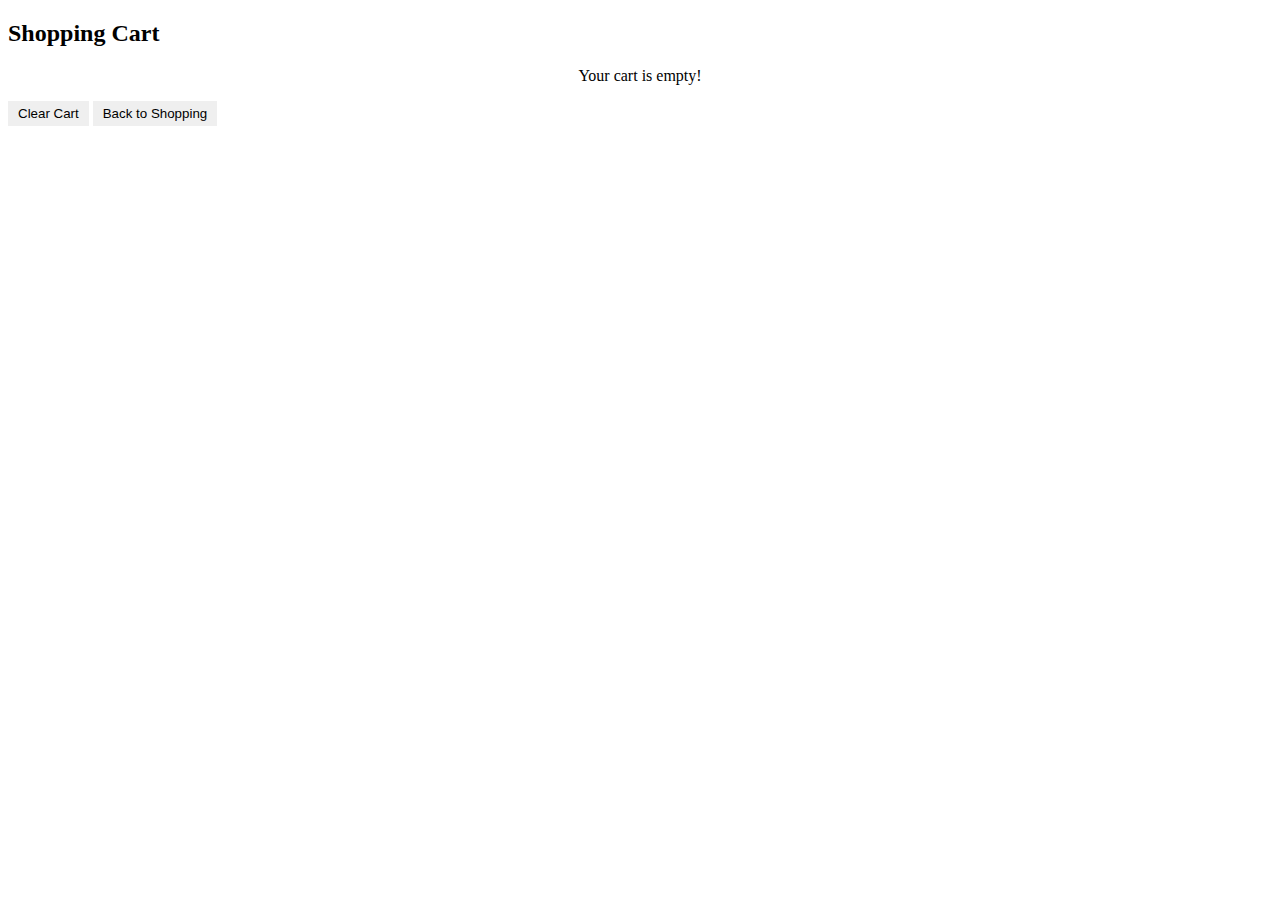
<file: addcart.html>
<!DOCTYPE html>
<html lang="en">
<head>
    <meta charset="UTF-8">
    <meta name="viewport" content="width=device-width, initial-scale=1.0">
    <title>Shopping Cart</title>
    <style>
        .cart-container {
            width: 80%;
            margin: auto;
            text-align: center;
        }
        .cart-item {
            display: flex;
            justify-content: space-between;
            align-items: center;
            padding: 10px;
            border-bottom: 1px solid #ccc;
        }
        img {
            width: 50px;
        }
        button {
            padding: 5px 10px;
            border: none;
            cursor: pointer;
        }
        .remove {
            background: red;
            color: white;
        }
        .update {
            background: green;
            color: white;
        }
    </style>
</head>
<body>

    <h2>Shopping Cart</h2>
    <div class="cart-container" id="cart-container"></div>
    <button onclick="clearCart()">Clear Cart</button>
    <a href="index.html"><button>Back to Shopping</button></a>

    <script>
        function loadCart() {
            let cartContainer = document.getElementById("cart-container");
            let cart = JSON.parse(localStorage.getItem("cart")) || [];
            
            cartContainer.innerHTML = "";
            
            if (cart.length === 0) {
                cartContainer.innerHTML = "<p>Your cart is empty!</p>";
                return;
            }

            cart.forEach((item, index) => {
                let div = document.createElement("div");
                div.classList.add("cart-item");
                div.innerHTML = `
                    <img src="${item.images[0]}" alt="${item.title}">
                    <p>${item.title}</p>
                    <p>Price: $${item.price}</p>
                    <p>Quantity: <button onclick="updateQuantity(${index}, -1)">-</button> ${item.quantity} <button onclick="updateQuantity(${index}, 1)">+</button></p>
                    <button class="remove" onclick="removeFromCart(${index})">Remove</button>
                `;
                cartContainer.appendChild(div);
            });
        }

        function displayProducts() {
            productContainer.innerHTML = "";
            products.forEach(product => {
                let card = document.createElement("div");
                card.classList.add("card");
                card.innerHTML = `
                    <img src="${product.image}" alt="${product.title}">
                    <h3>${product.title}</h3>
                    <p>Price: $${product.price}</p>
                    <button onclick='editProduct(${product.id})'>Edit</button>
                    <button onclick='deleteProduct(${product.id})'>Delete</button>
                    <button onclick='addToCart(${JSON.stringify(product)})'>Add to Cart</button>
                `;
                productContainer.appendChild(card);
            });
        }

        function updateQuantity(index, change) {
            let cart = JSON.parse(localStorage.getItem("cart")) || [];
            if (cart[index].quantity + change > 0) {
                cart[index].quantity += change;
            } else {
                cart.splice(index, 1);
            }
            localStorage.setItem("cart", JSON.stringify(cart));
            loadCart();
        }

        function removeFromCart(index) {
            let cart = JSON.parse(localStorage.getItem("cart")) || [];
            cart.splice(index, 1);
            localStorage.setItem("cart", JSON.stringify(cart));
            loadCart();
        }

        function clearCart() {
            localStorage.removeItem("cart");
            loadCart();
        }

        window.onload = loadCart;
    </script>

</body>
</html>
</file>
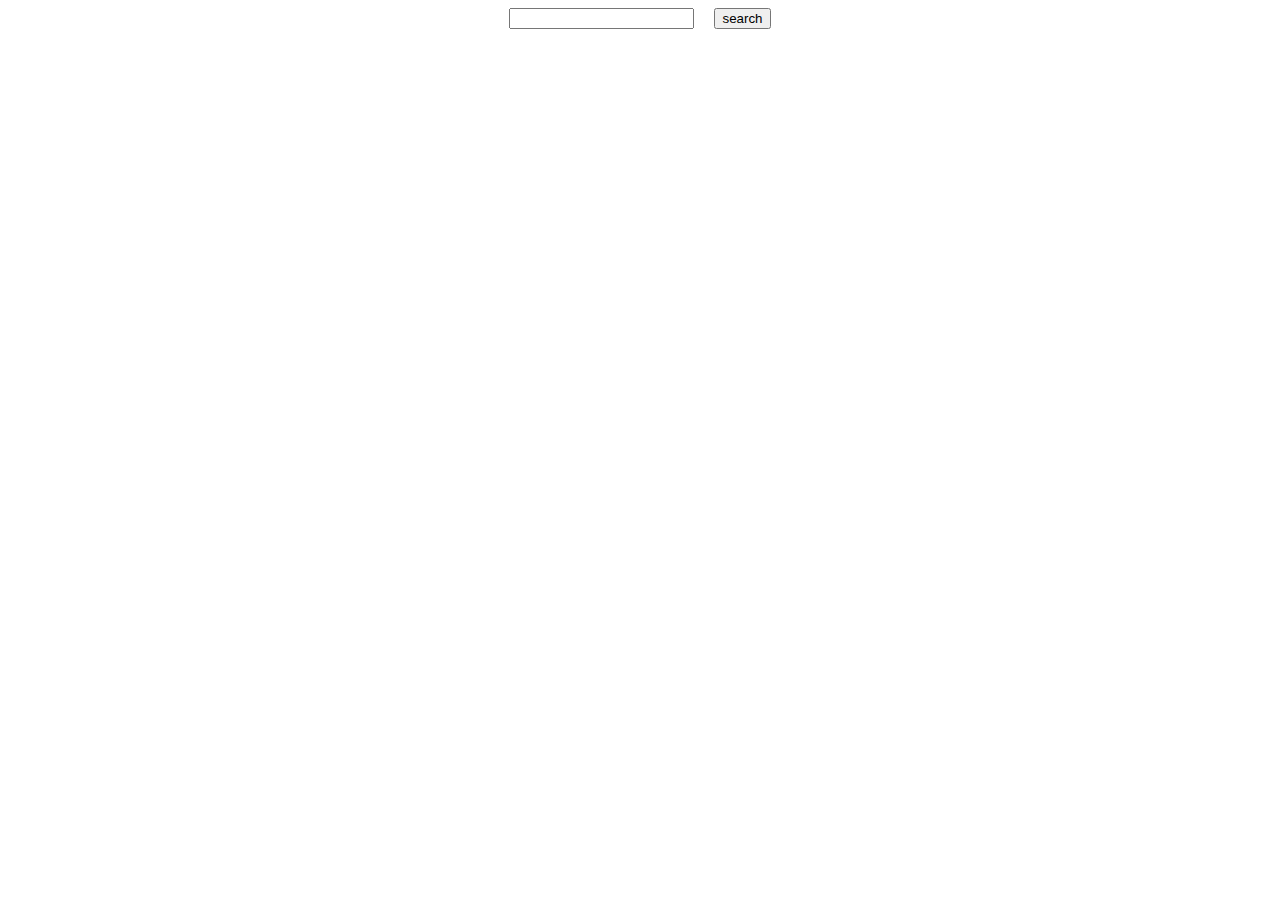
<file: movie.html>
<!DOCTYPE html>
<html lang="en">
<head>
    <meta charset="UTF-8">
    <meta name="viewport" content="width=device-width, initial-scale=1.0">
    <title>movie api</title>
</head>
<body>
    <div align="center">
        <input type="text" id="search"/> &nbsp; &nbsp;
        <button id="btn">search</button> 
    </div>

    <div id="moviedetail">

        
    </div>
    <script src="movie.js"></script>
</body>
</html>
</file>
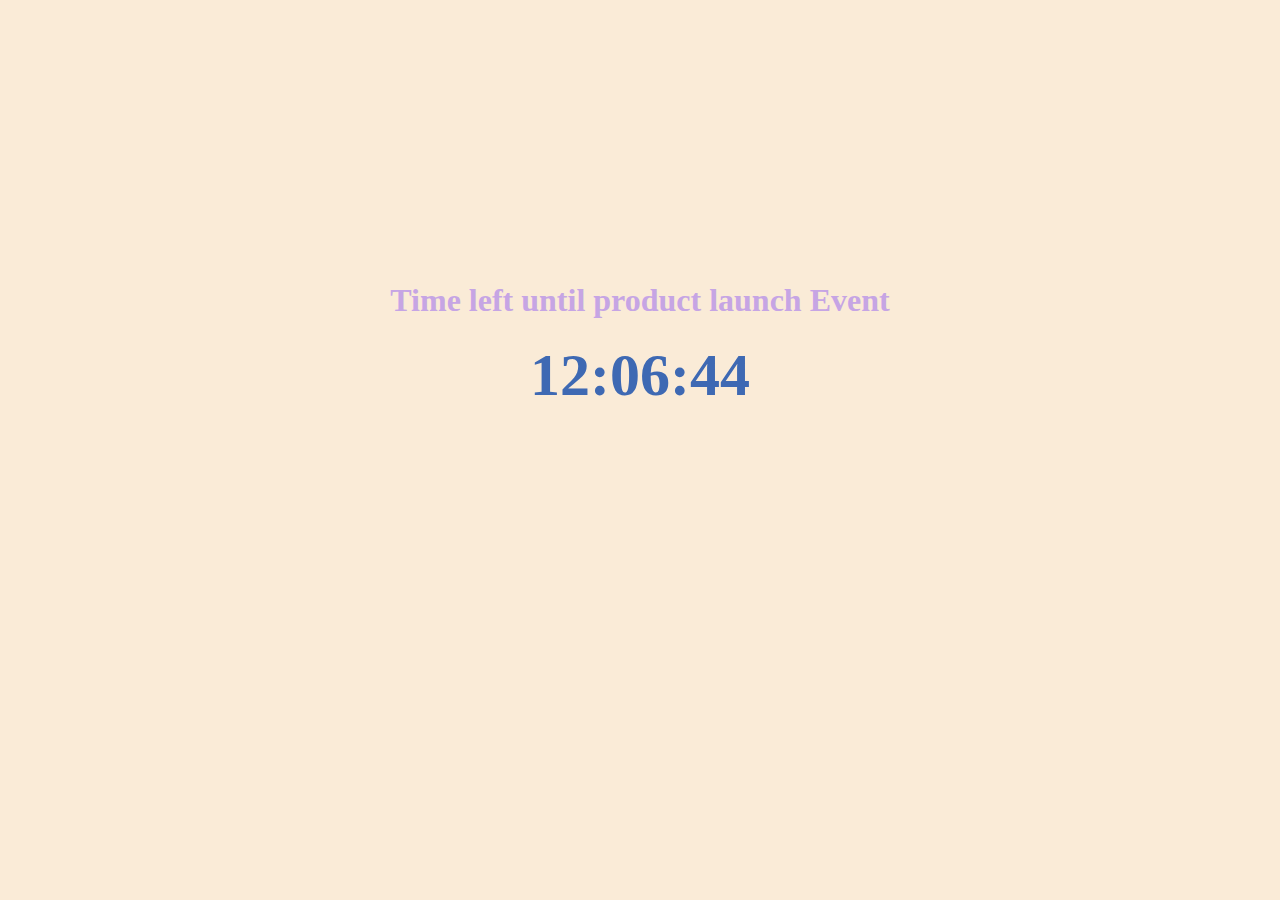
<file: timing.html>
<!DOCTYPE html>
<html lang="en">
<head>
    <meta charset="UTF-8">
    <meta name="viewport" content="width=device-width, initial-scale=1.0">
    <title>Document</title>
    
    <style>
     #countdown{
    font-size :60px;
    font-weight: 700;
    color: rgb(62, 105, 179);
  }
  body{
    background-color: antiquewhite;
  }
  .timer{
    padding-top: 20%;
  }
  h1{
    color: rgb(198, 165, 228);
  }
  
    </style>
</head>
<body>
    <center>
       <div class="timer">
        <h1>Time left until product launch Event</h1>
        <div id="countdown">12:06:45</div>
        
       </div>
    </center>
    
    <script>
        var seconds;
var temp;

function countdown() {
    time = document.getElementById('countdown').innerHTML;
    timeArray = time.split(':')
    seconds = timeToSeconds(timeArray);
    if (seconds == '') {
        temp = document.getElementById('countdown');
        temp.innerHTML = "00:00:00";
        return;
    }
    seconds--;
    temp = document.getElementById('countdown');
    temp.innerHTML = secondsToTime(seconds);
    timeoutMyOswego = setTimeout(countdown, 1000);
}

function timeToSeconds(timeArray) {
    var minutes = (timeArray[0] * 60) + (timeArray[1] * 1);
    var seconds = (minutes * 60) + (timeArray[2] * 1);
    return seconds;
}

function secondsToTime(secs) {
    var  hours = Math.floor(secs / (60 * 60));
    hours = hours < 10 ? '0' + hours : hours;
    var divisor_for_minutes = secs % (60 * 60);
    var minutes = Math.floor(divisor_for_minutes / 60);
    minutes = minutes < 10 ? '0' + minutes : minutes;
    var divisor_for_seconds = divisor_for_minutes % 60;
    var seconds = Math.ceil(divisor_for_seconds);
    seconds = seconds < 10 ? '0' + seconds : seconds;
    return hours + ':' + minutes + ':' + seconds;
}
countdown();
    </script>
</body>
</html>
</file>
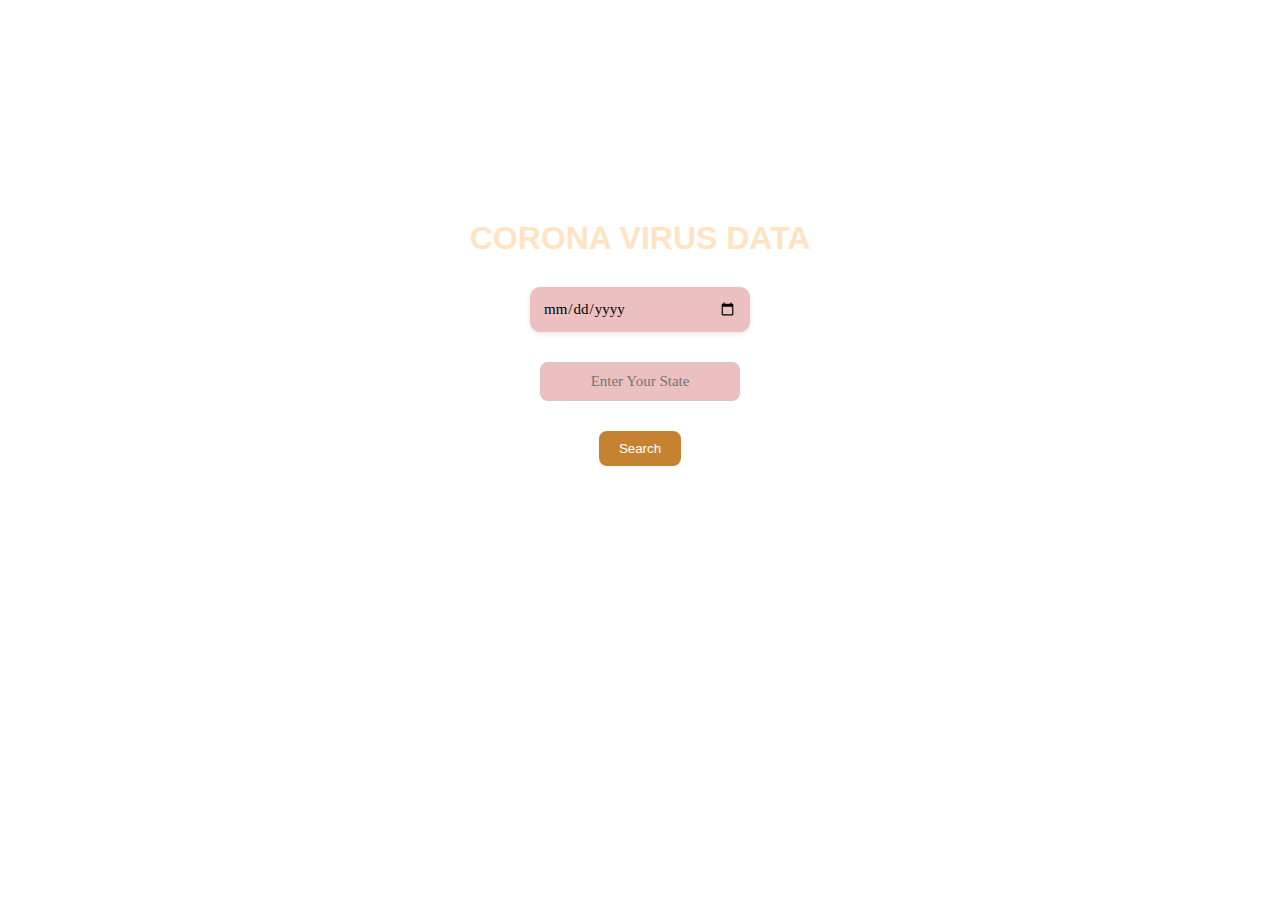
<file: corona Api/corona.html>
<!DOCTYPE html>
<html lang="en">

<head>
    <meta charset="UTF-8">
    <meta name="viewport" content="width=device-width, initial-scale=1.0">
    <title>COVID-19 Dashboard</title>
    <link rel="stylesheet" href="style.css">
</head>

<body>
    <div class="box">
        <h1>CORONA VIRUS DATA</h1>
        <input type="date" id="date">
        
        <div class="data">
            <input type="text" id="searchInput" placeholder="Enter Your State">
            
        </div>
        <button onclick="searchState()">Search</button>
    </div>

    <div class="grid" id="dataGrid"></div>

    <script src="corona.js">
        
    </script>
</body>

</html>
</file>
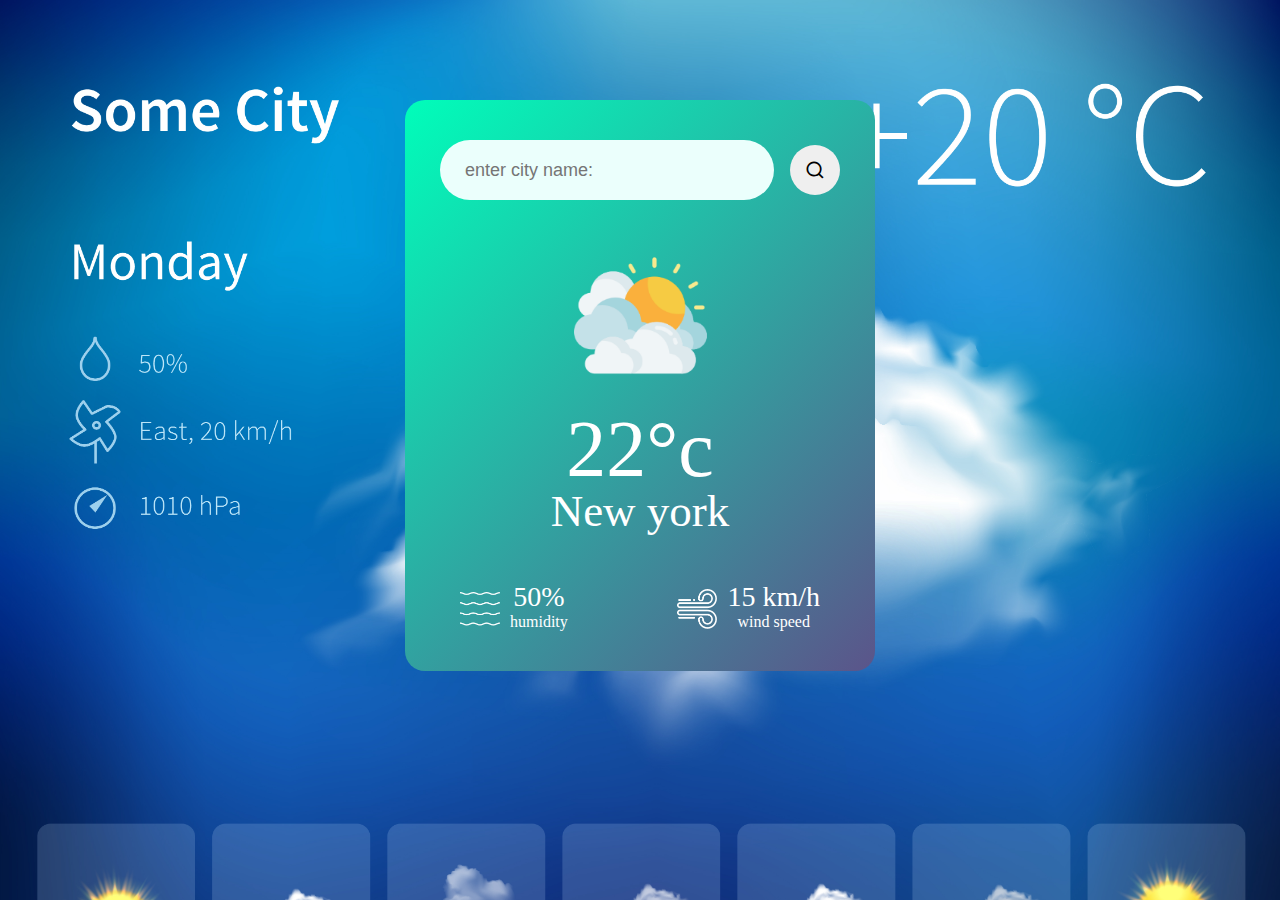
<file: weather Api/weather.html>
<!DOCTYPE html>
<html lang="en">
<head>
    <meta charset="UTF-8">
    <meta name="viewport" content="width=device-width, initial-scale=1.0">
    <title>weather api</title>
    <!-- main css  -->
    <link rel="stylesheet" href="css/weather.css" type="text/css">
    <!-- font css -->
    <link rel="stylesheet" href="fonts/roboto/stylesheet.css">
     <!-- remix icon  -->
    <link rel="stylesheet" href="remix/remixicon.css">
</head>
<body>
    <div class="card">
        <div class="search">
            <input type="text" placeholder="enter city name:">
            <button><i class="ri-search-line"></i></button>
        </div>
        <div class="error">
            <p>invalid city name</p>
        </div>
        <div class="weather">
            <img src="images/clouds.png" class="weather-icon">
            <h1 class="temp">22°c</h1>
            <h2 class="city">New york</h2>
            <div class="details">
                <div class="col">
                    <img src="images/humidity.png">
                    <div>
                        <p class="humidity">50%</p>
                        <p>humidity</p>
                    </div>
                </div>

                <div class="col">
                    <img src="images/wind.png">
                    <div>
                        <p class="humidity">15 km/h</p>
                        <p>wind speed</p>
                    </div>
                </div> 

            </div>

        </div>
    </div>

    <script>
        const apikey = "84bc3578d615f8e63986c43e3b90137c";
        const apiurl = "https://api.openweathermap.org/data/2.5/weather?units=metric&q=";

        const searchbox = document.querySelector(".search input");
        const searchbtn = document.querySelector(".search button");
        const weathericon = document.querySelector(".weather-icon")

        async function checkweather(city){
            const response = await fetch(apiurl + city + `&appid=${apikey}`);
           

            var data = await response.json();

            document.querySelector(".city").innerHTML = data.name;
            document.querySelector(".temp").innerHTML =Math.round(data.main.temp)  + "°c";
            document.querySelector(".humidity").innerHTML = data.main.humidity + "%";
            document.querySelector(".wind").innerHTML = data.wind.speed + " km/h";

           
        }
        

searchbtn.addEventListener("click", ()=>{
    checkweather(searchbox.value);

})

        checkweather();
    </script>
</body>
</html>
</file>
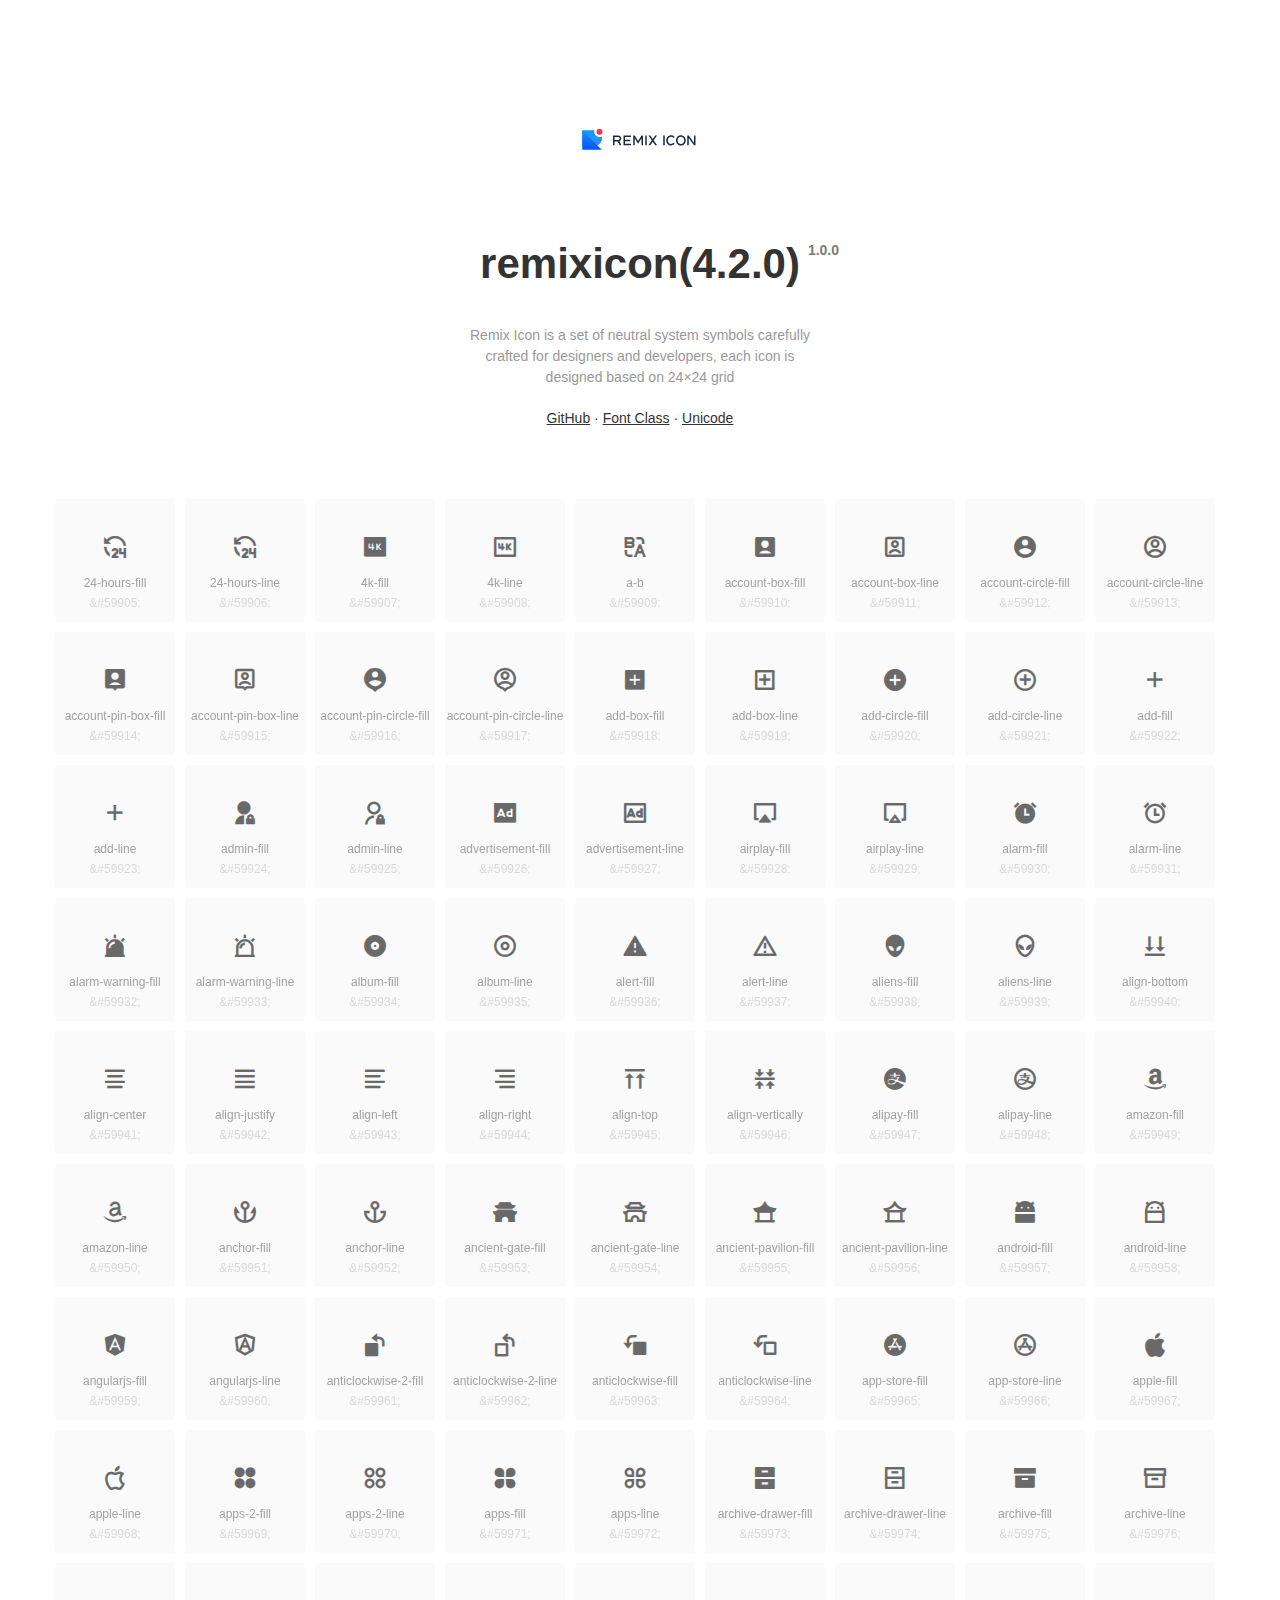
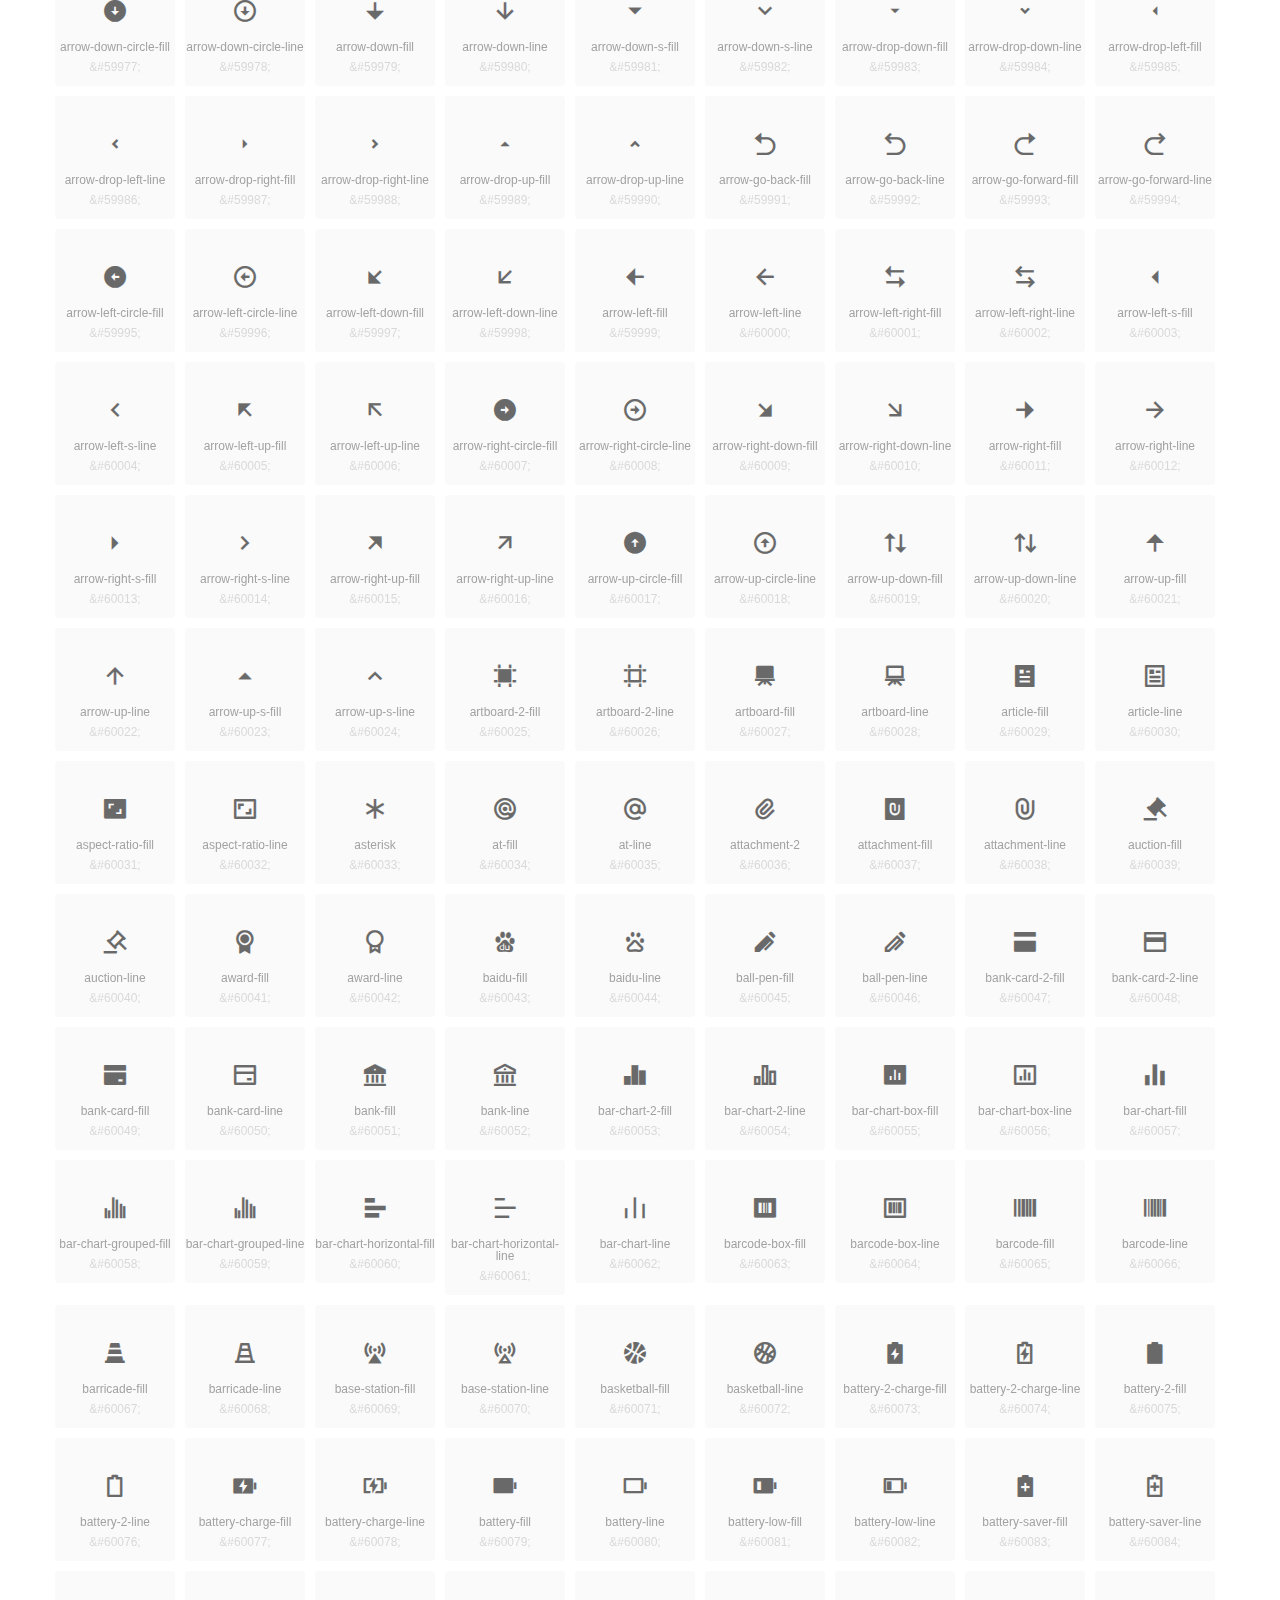
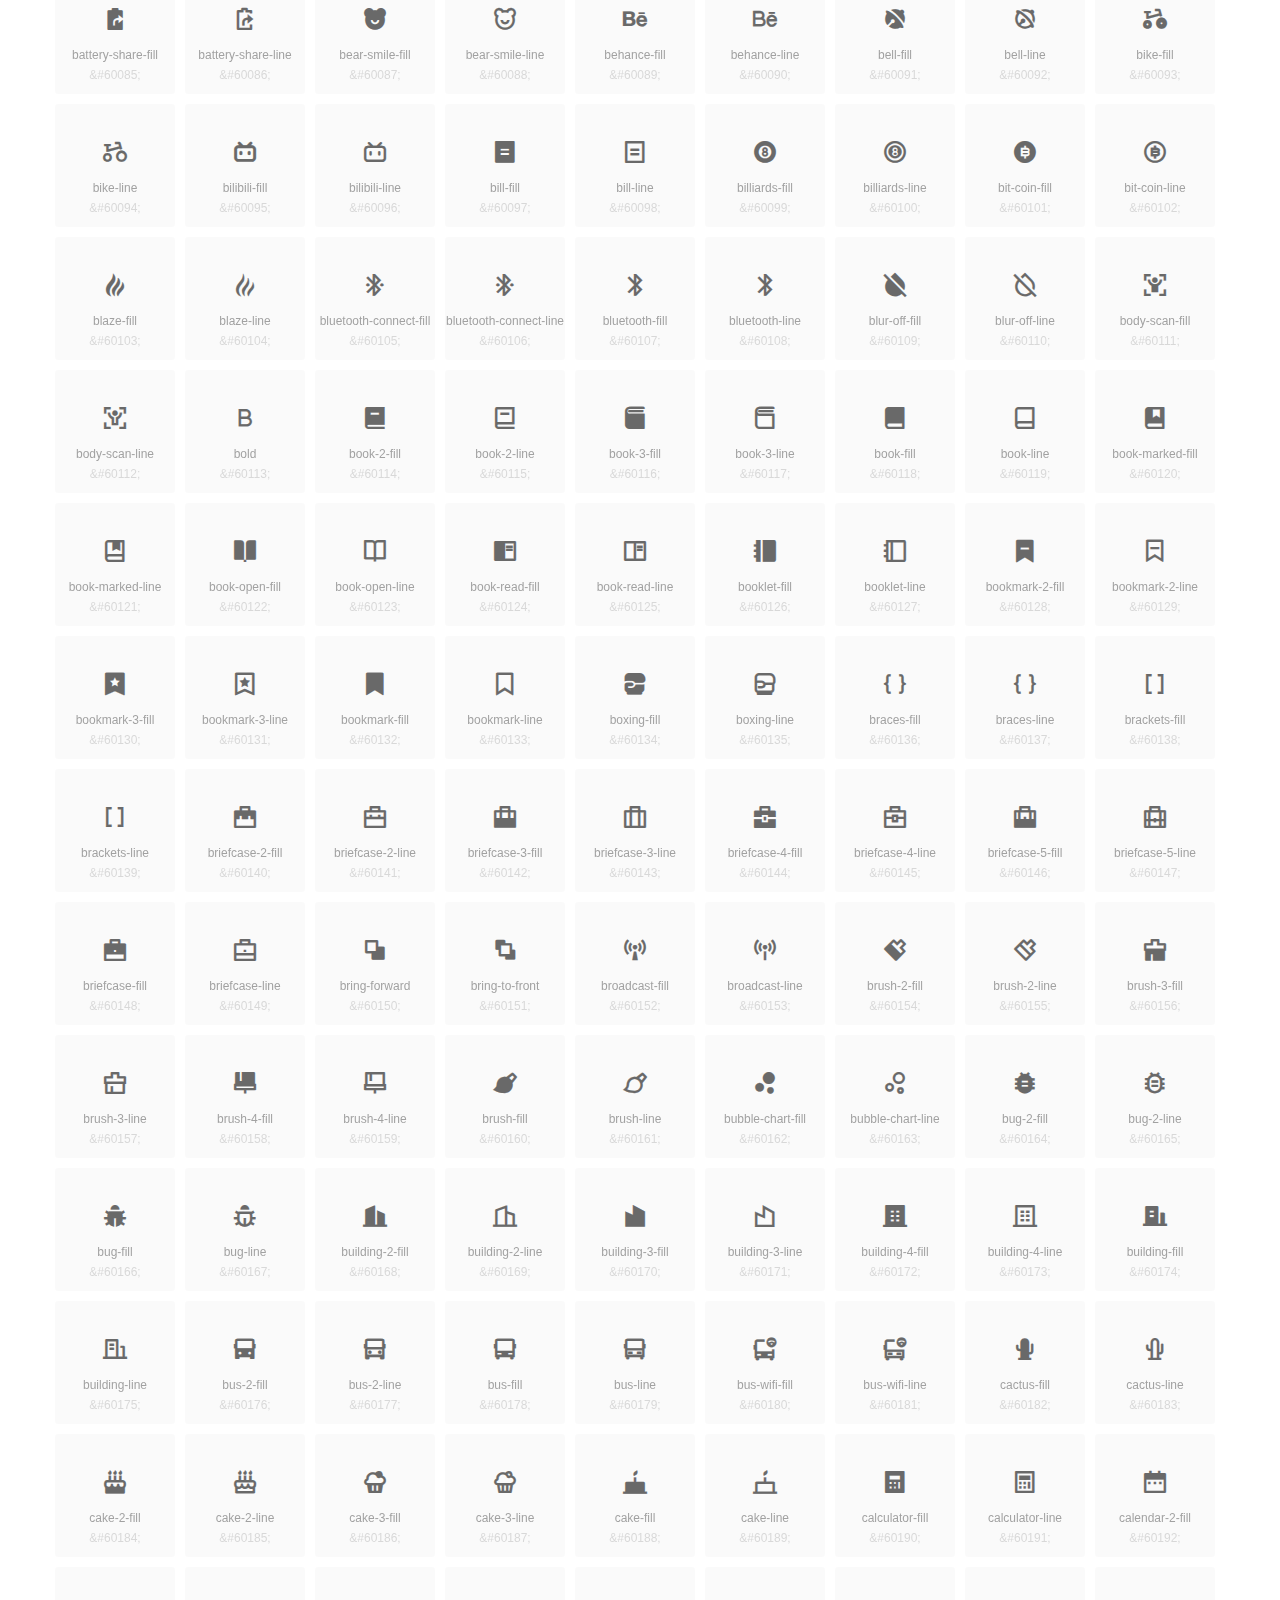
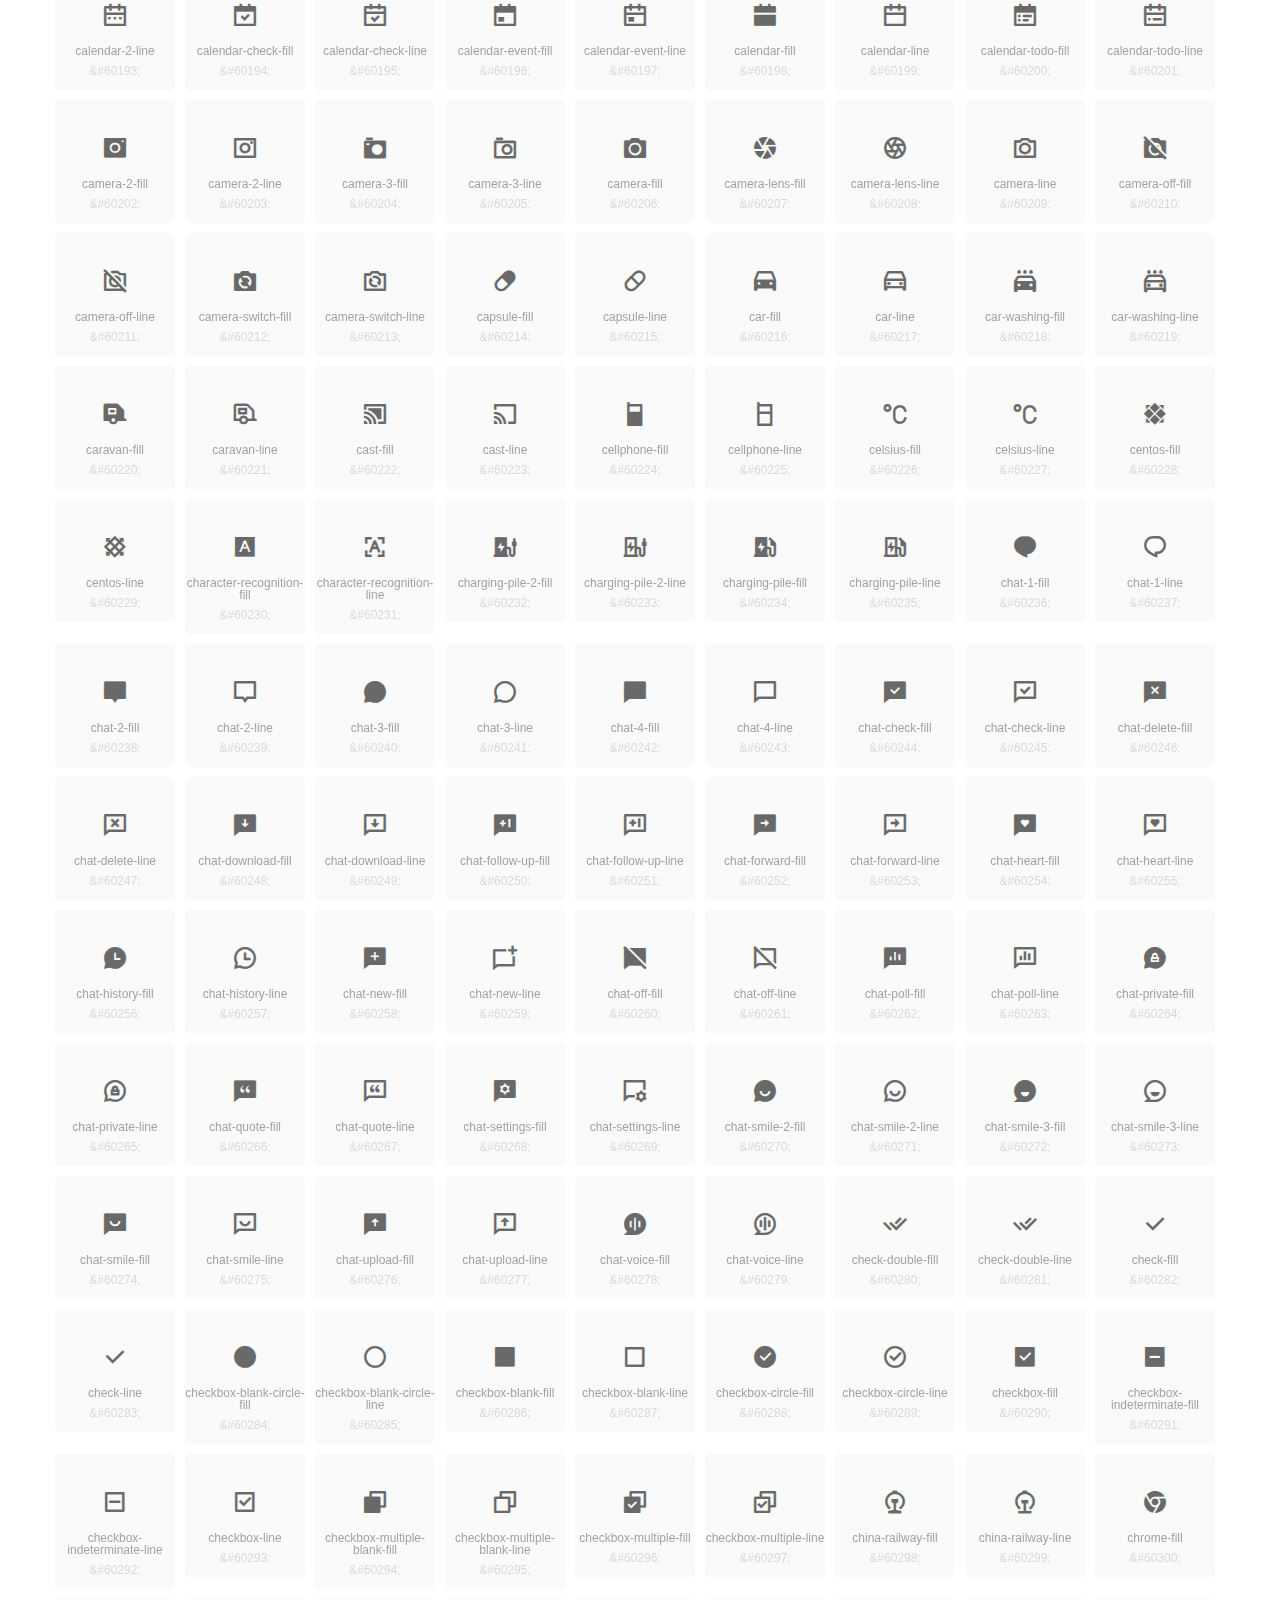
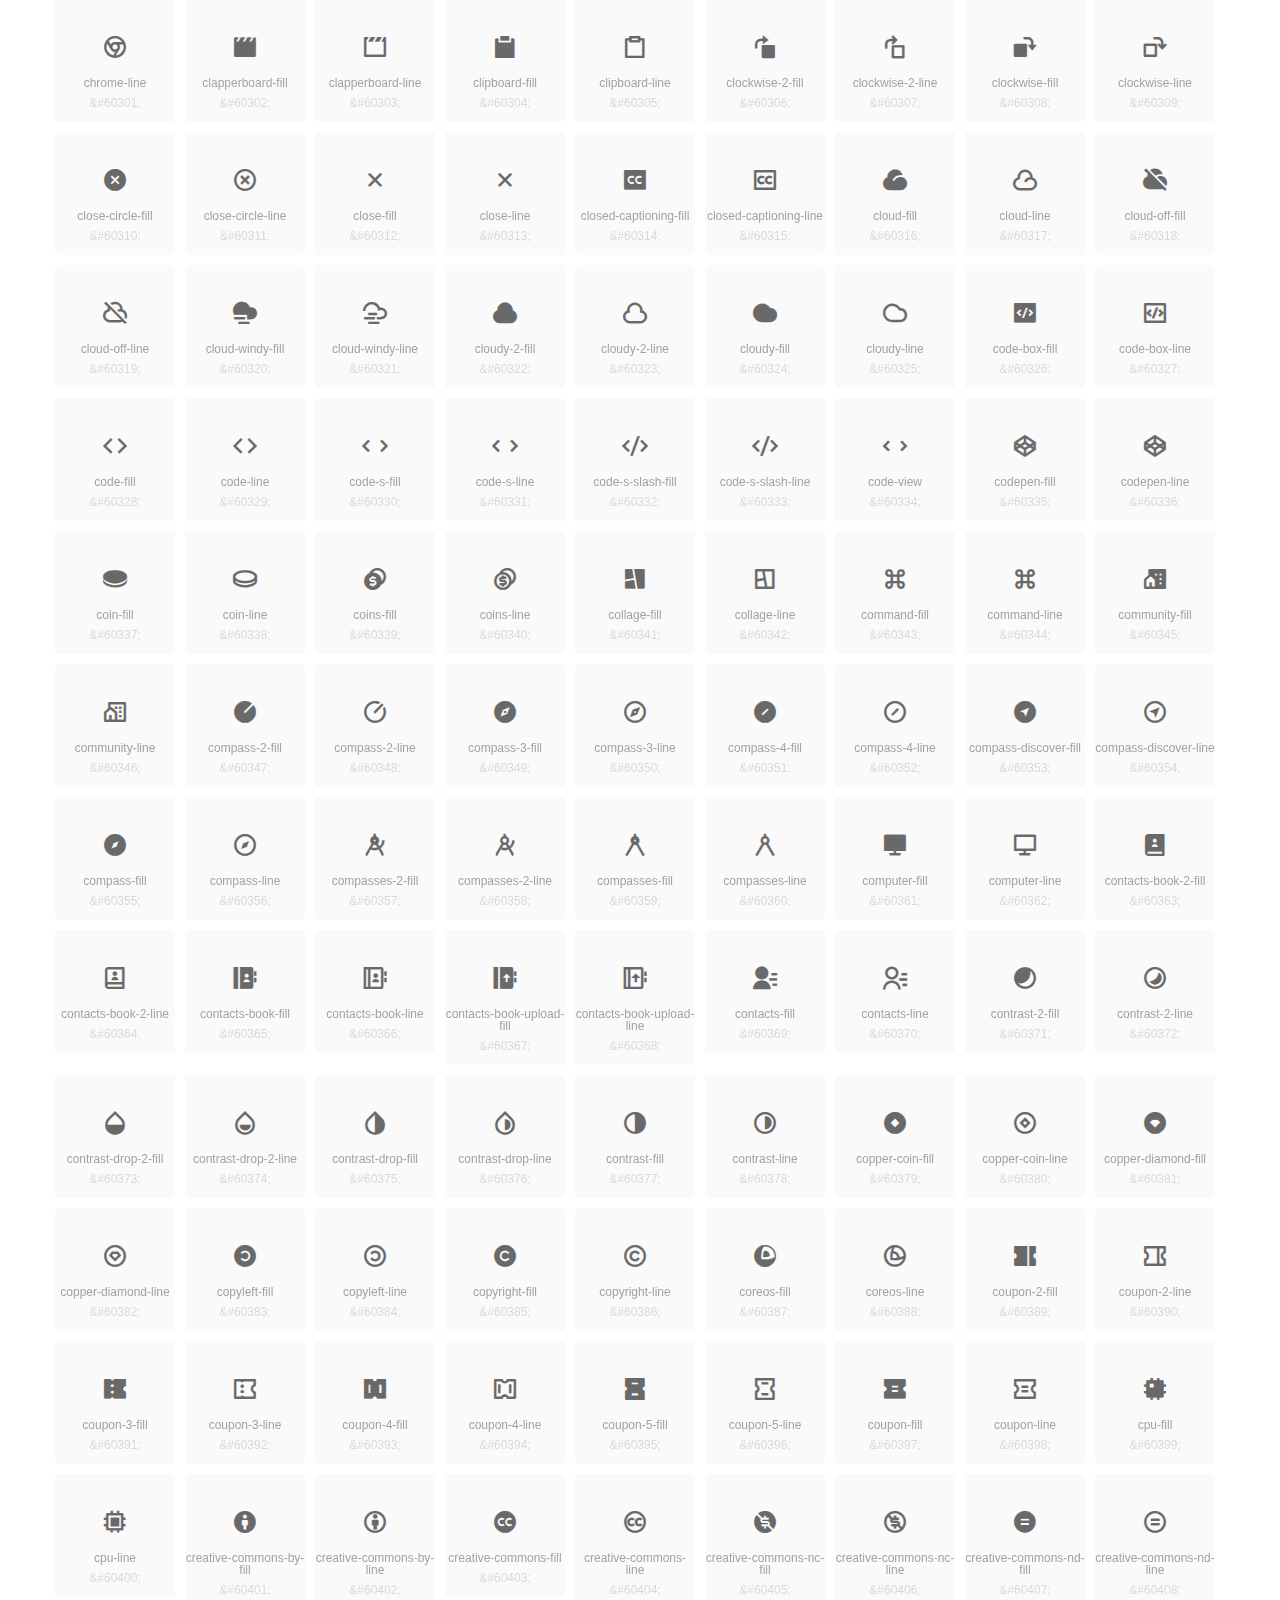
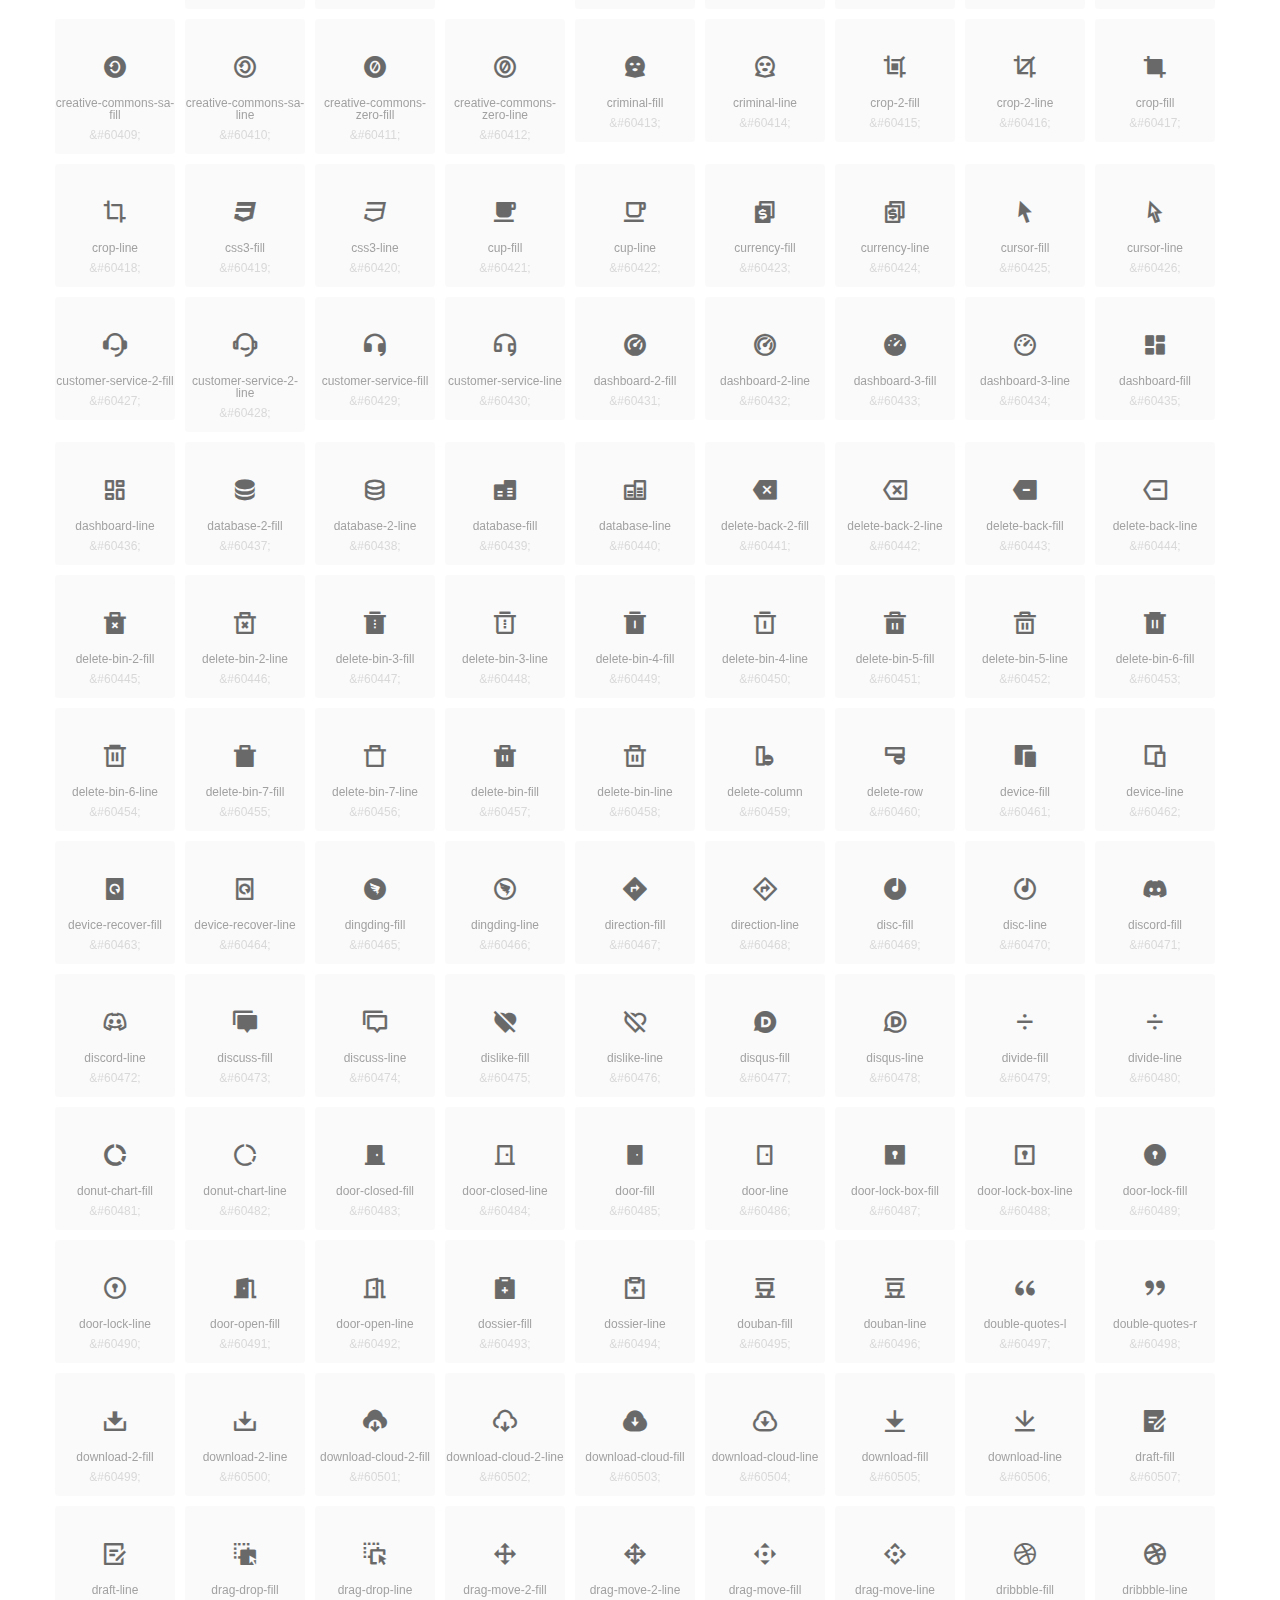
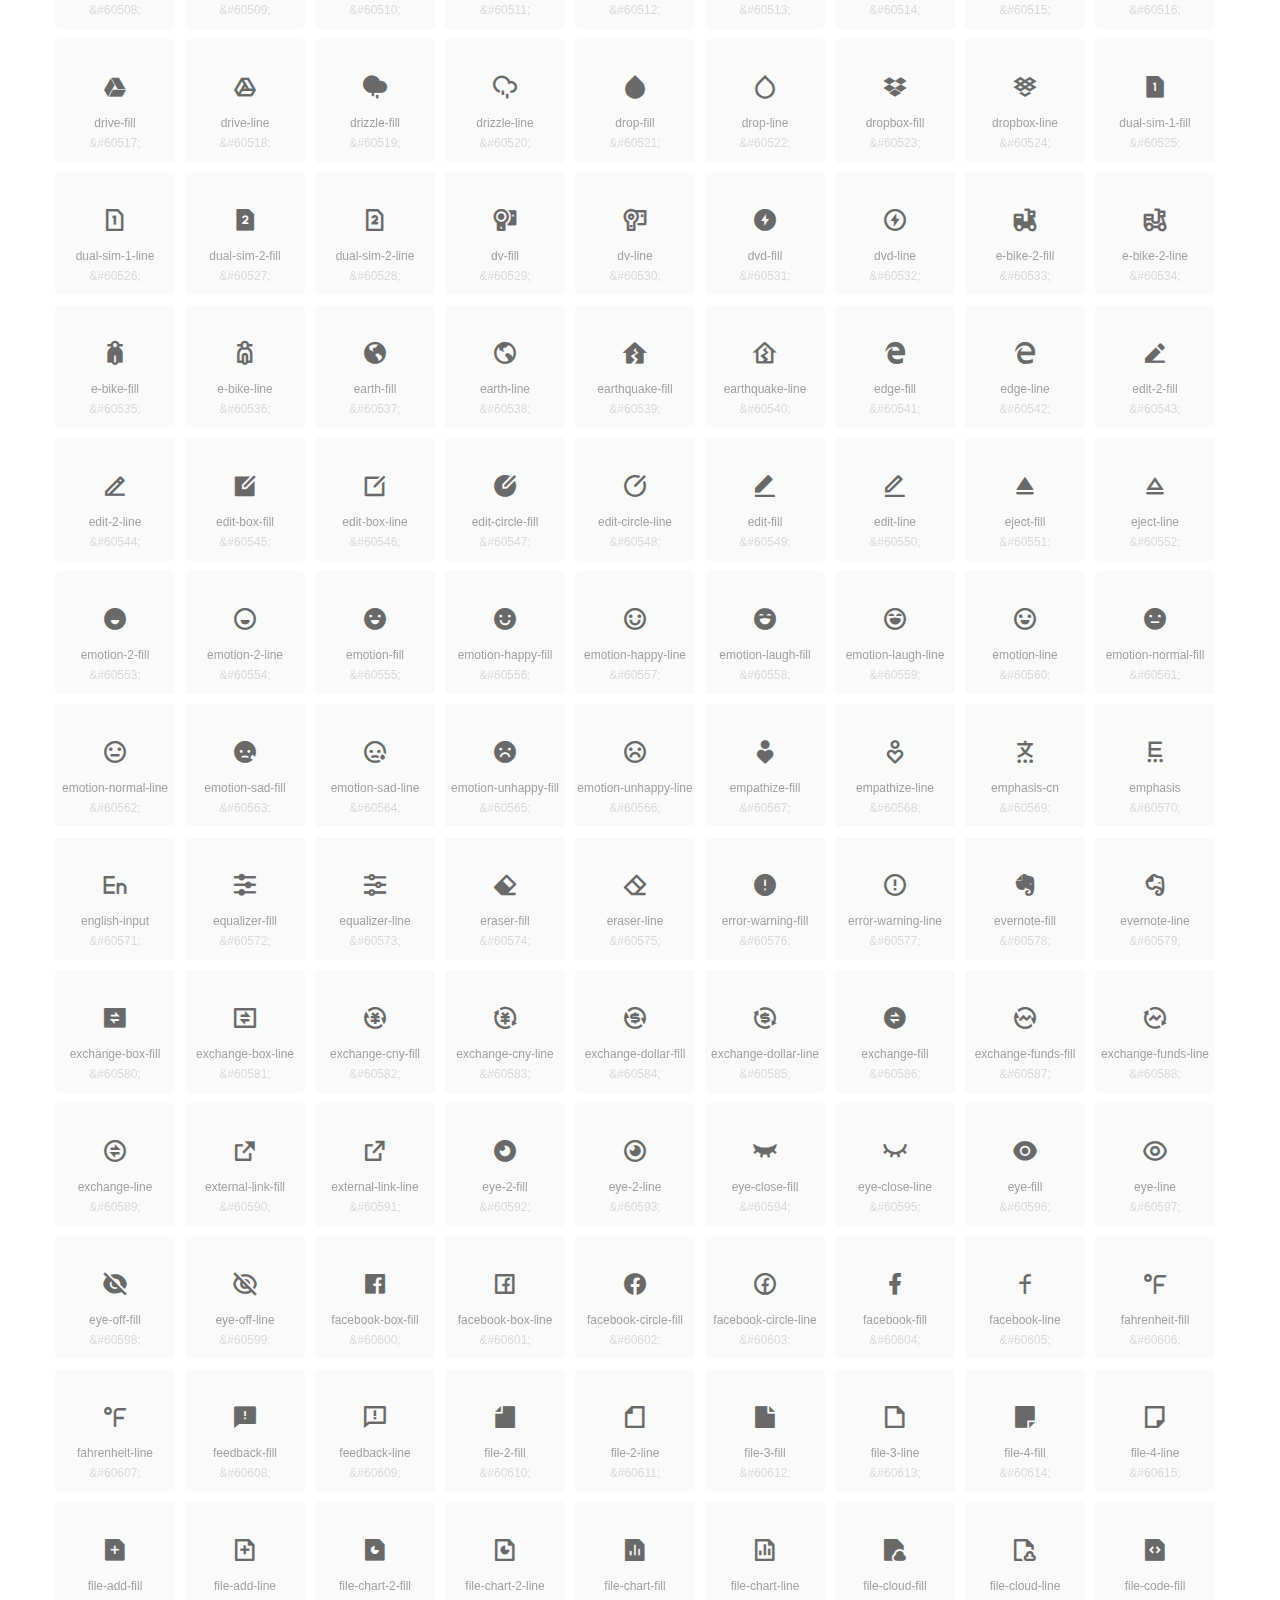
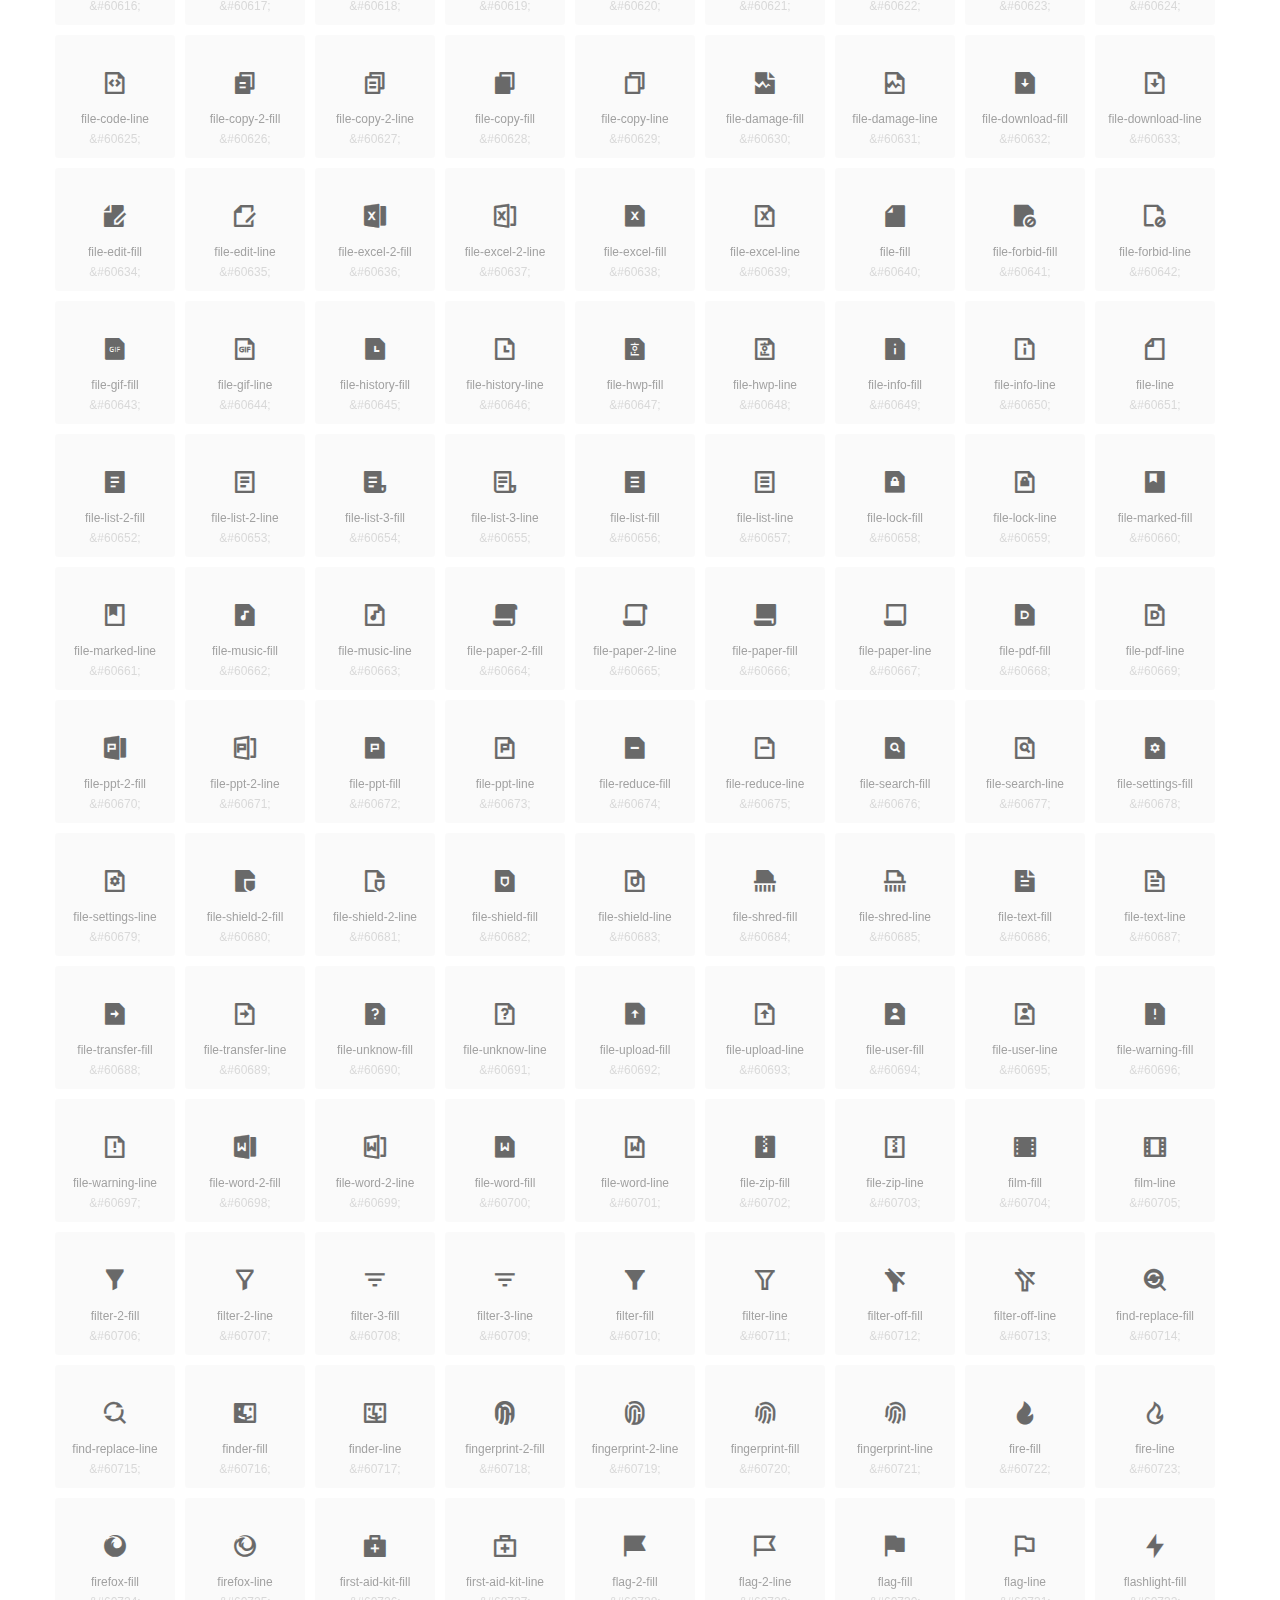
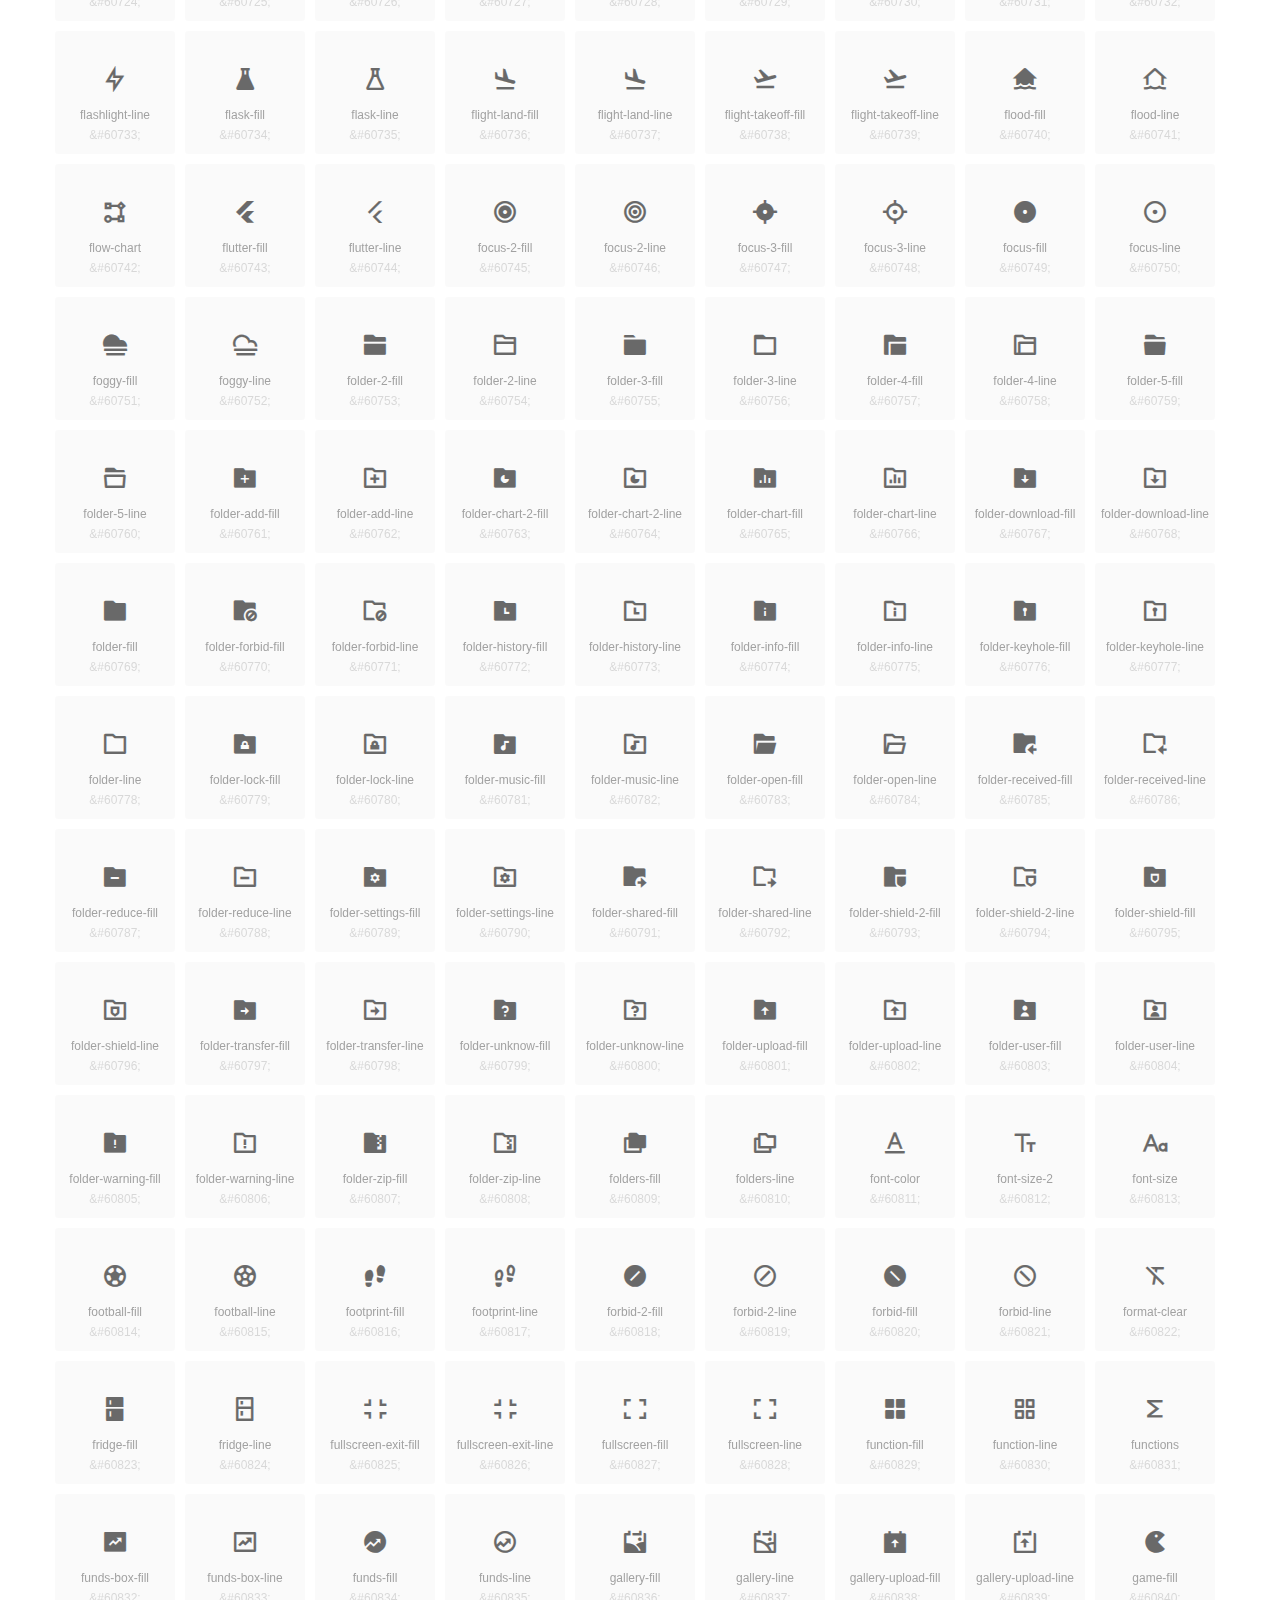
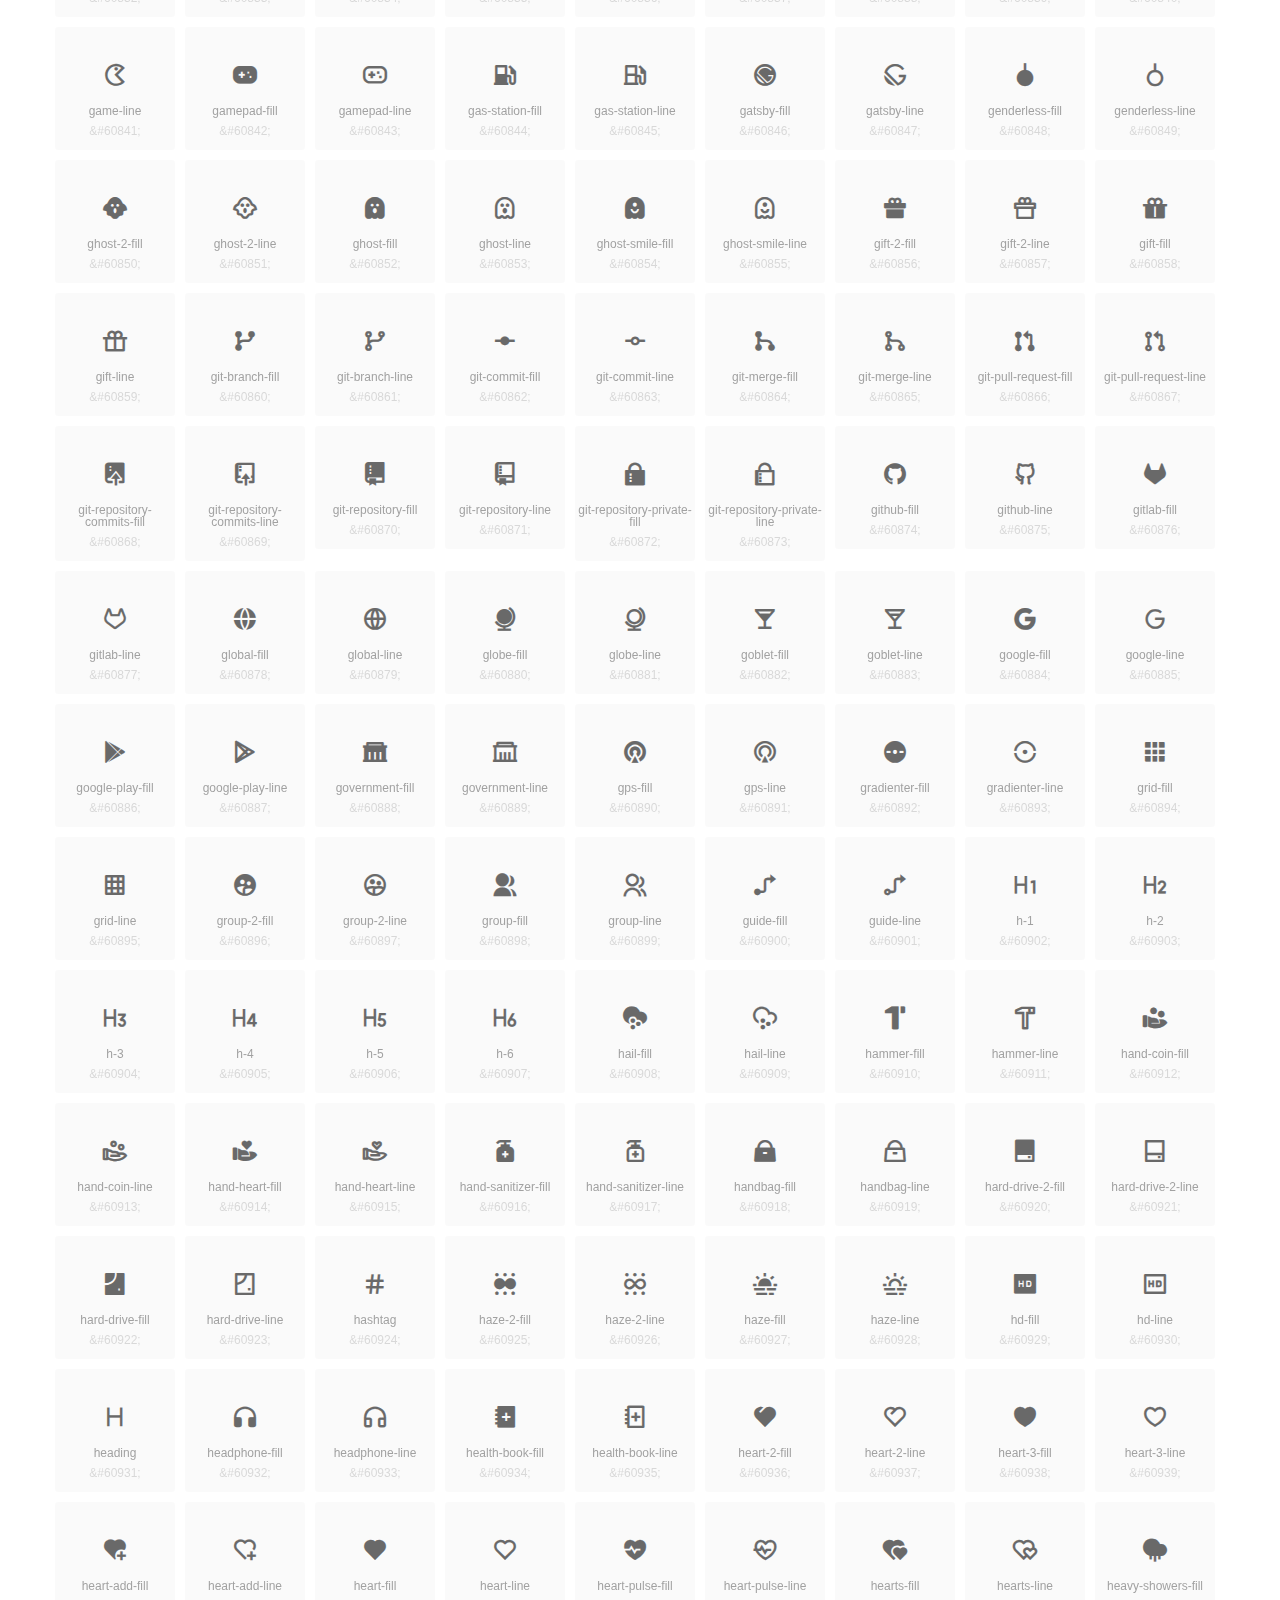
<file: weather Api/remix/unicode.html>
<!DOCTYPE html>
<html lang="en">
<head>
  <meta charset="UTF-8">
  <title>remixicon(4.2.0)</title>
  <meta name="viewport" content="width=device-width,minimum-scale=1.0,maximum-scale=1.0,user-scalable=no">
   
  <meta name="description" content="Remix Icon is a set of neutral system symbols carefully crafted for designers and developers, each icon is designed based on 24×24 grid">
   
  <meta name="keywords" content="remixicon,TTF,EOT,WOFF,WOFF2,SVG">
  
  
  
  <style>
    *{margin: 0;padding: 0;list-style: none;}
    body { color: #696969; font: 12px/1.5 tahoma, arial, \5b8b\4f53, sans-serif; }
    a { color: #333; text-decoration: underline; }
    a:hover { color: rgb(9, 73, 209); }
    .header { color: #333; text-align: center; padding: 80px 0 60px 0; min-height: 153px; font-size: 14px; }
    .header .logo svg { height: 120px; width: 120px; }
    .header h1 { font-size: 42px; padding: 26px 0 10px 0; }
    .header sup {font-size: 14px; margin: 8px 0 0 8px; position: absolute; color: #7b7b7b; }
    .info {
      color: #999;
      font-weight: normal;
      max-width: 346px;
      margin: 0 auto;
      padding: 20px 0;
      font-size: 14px;
    }

    .icons { max-width: 1190px; margin: 0 auto; }
    .icons ul { text-align: center; }
    .icons ul li {
      vertical-align: top;
      width: 120px;
      display: inline-block;
      text-align: center;
      background-color: rgba(0,0,0,.02);
      border-radius: 3px;
      padding: 29px 0 10px 0;
      margin-right: 10px;
      margin-top: 10px;
      transition: all 0.6s ease;
    }
    .icons ul li:hover { background-color: rgba(0,0,0,.06); }
    .icons ul li:hover span { color: #3c75e4; opacity: 1; }
    .icons ul li .unicode { color: #8c8c8c; opacity: 0.3; }
    .icons ul li h4 {
      font-weight: normal;
      padding: 10px 0 5px 0;
      display: block;
      color: #8c8c8c;
      font-size: 14px;
      line-height: 12px;
      opacity: 0.8;
    }
    .icons ul li:hover h4 { opacity: 1; }
    .icons ul li svg { width: 24px; height: 24px; }
    .icons ul li:hover { color: #3c75e4; }
    .footer { text-align: center; padding: 10px 0 90px 0; }
    .footer a { text-align: center; padding: 10px 0 90px 0; color: #696969;}
    .footer a:hover { color: #0949d1; }
    .links { text-align: center; padding: 50px 0 0 0; font-size: 14px; }
    
    
    .icons ul .unicode-icon span { display: block; }
    .icons ul .unicode-icon h4 { font-size: 12px; }
    @font-face {
      font-family: "remixicon";
      src: url("remixicon.eot");
      /* IE9*/
      src: url("remixicon.eot#iefix") format("embedded-opentype"),
      /* IE6-IE8 */
      url("remixicon.woff2?1708865856846") format("woff2"),
      url("remixicon.woff?1708865856846") format("woff"),
      /* chrome, firefox */
      url("remixicon.ttf?1708865856846") format("truetype"),
      /* chrome, firefox, opera, Safari, Android, iOS 4.2+*/
      url("remixicon.svg#remixicon?1708865856846") format("svg");
      /* iOS 4.1- */
    }
    .iconfont {
      font-family: "remixicon" !important;
      font-size: 26px;
      font-style: normal;
      -webkit-font-smoothing: antialiased;
      -webkit-text-stroke-width: 0.2px;
      -moz-osx-font-smoothing: grayscale;
    }
    
    
  </style>
  
</head>

<body>
  
  <div class="header">
    
    <div class="logo">
      <a href="./"><svg width="160" height="32" viewBox="0 0 160 32" fill="none" xmlns="http://www.w3.org/2000/svg">
<path d="M121.5 9.80005C123.33 9.80005 124.984 10.5797 126.165 11.8344L124.75 13.2496C123.929 12.3549 122.773 11.8 121.5 11.8C119.029 11.8 117 13.891 117 16.5C117 19.1091 119.029 21.2 121.5 21.2C122.773 21.2 123.929 20.6452 124.75 19.7505L126.165 21.1657C124.984 22.4204 123.33 23.2 121.5 23.2C117.91 23.2 115 20.2004 115 16.5C115 12.7997 117.91 9.80005 121.5 9.80005Z" fill="#1A2947"/>
<path d="M113 10V23H111V10H113Z" fill="#1A2947"/>
<path d="M154 23V9.99988H152L152 19.6019L144.997 9.99988L143 10.0039V23H145L145 13.3969L152 23H154Z" fill="#1A2947"/>
<path d="M68 10V12H60V15.5H67V17.5H60V21H68V23H58V10H68Z" fill="#1A2947"/>
<path d="M82 10L77.4999 17.201L73 10H71V23H73V13.775L77.4999 20.975L82 13.773V23H84V10H82Z" fill="#1A2947"/>
<path d="M89 10V23H87V10H89Z" fill="#1A2947"/>
<path d="M96.9999 14.7565L93.6689 9.99951H91.2279L95.7789 16.4995L91.2289 22.9995H93.6689L96.9999 18.2435L100.33 22.9995H102.772L98.2209 16.4995L102.773 9.99951H100.33L96.9999 14.7565Z" fill="#1A2947"/>
<path fill-rule="evenodd" clip-rule="evenodd" d="M141 16.5C141 12.7997 138.09 9.80005 134.5 9.80005C130.91 9.80005 128 12.7997 128 16.5C128 20.2004 130.91 23.2 134.5 23.2C138.09 23.2 141 20.2004 141 16.5ZM130 16.5C130 13.891 132.029 11.8 134.5 11.8C136.971 11.8 139 13.891 139 16.5C139 19.1091 136.971 21.2 134.5 21.2C132.029 21.2 130 19.1091 130 16.5Z" fill="#1A2947"/>
<path fill-rule="evenodd" clip-rule="evenodd" d="M51 10C53.2091 10 55 11.7909 55 14C55 15.7175 53.9176 17.1821 52.3977 17.749L55.1901 22.999H52.9251L50.267 18H46V23H44V10H51ZM46 11.999V15.999L51 16C52.1046 16 53 15.1046 53 14C53 12.8955 52.1 12 51 12L46 11.999Z" fill="#1A2947"/>
<path fill-rule="evenodd" clip-rule="evenodd" d="M19.2887 3.00389C19.1928 3.0013 19.0965 3 19 3H3V24H19C24.799 24 29.5 19.299 29.5 13.5C29.5 12.7108 29.4129 11.942 29.2479 11.2025C28.2772 11.7119 27.1722 12 26 12C22.134 12 19 8.86599 19 5C19 4.30645 19.1009 3.63646 19.2887 3.00389Z" fill="url(#paint0_linear_960_1054)"/>
<g filter="url(#filter0_b_960_1054)">
<path fill-rule="evenodd" clip-rule="evenodd" d="M3 3L29 29H3V3Z" fill="url(#paint1_linear_960_1054)"/>
</g>
<circle cx="26" cy="5" r="4" fill="url(#paint2_linear_960_1054)"/>
<defs>
<filter id="filter0_b_960_1054" x="-2.43656" y="-2.43656" width="36.8731" height="36.8731" filterUnits="userSpaceOnUse" color-interpolation-filters="sRGB">
<feFlood flood-opacity="0" result="BackgroundImageFix"/>
<feGaussianBlur in="BackgroundImage" stdDeviation="2.71828"/>
<feComposite in2="SourceAlpha" operator="in" result="effect1_backgroundBlur_960_1054"/>
<feBlend mode="normal" in="SourceGraphic" in2="effect1_backgroundBlur_960_1054" result="shape"/>
</filter>
<linearGradient id="paint0_linear_960_1054" x1="3" y1="3" x2="3" y2="24" gradientUnits="userSpaceOnUse">
<stop stop-color="#05A0FA"/>
<stop offset="1" stop-color="#4785FF"/>
</linearGradient>
<linearGradient id="paint1_linear_960_1054" x1="3" y1="3" x2="3" y2="29" gradientUnits="userSpaceOnUse">
<stop stop-color="#1A8CFF"/>
<stop offset="1" stop-color="#0557FA"/>
</linearGradient>
<linearGradient id="paint2_linear_960_1054" x1="22" y1="1" x2="22" y2="9" gradientUnits="userSpaceOnUse">
<stop stop-color="#FF463A"/>
<stop offset="1" stop-color="#FF1F5A"/>
</linearGradient>
</defs>
</svg>
</a>
    </div>
    
    <h1>remixicon(4.2.0)<sup>1.0.0</sup></h1>
    <div class="info">
      Remix Icon is a set of neutral system symbols carefully crafted for designers and developers, each icon is designed based on 24×24 grid
    </div>
    <p>
      
      <a href="https://github.com/Remix-Design/remixicon.git">GitHub</a> · 
      
      <a href="index.html">Font Class</a> · 
      
      <a href="unicode.html">Unicode</a>
      
    </p>
  </div>
  <div class="icons">
    <ul>
      <li class="unicode-icon"><span class="iconfont"></span><h4>24-hours-fill</h4><span class="unicode">&amp;#59905;</span></li><li class="unicode-icon"><span class="iconfont"></span><h4>24-hours-line</h4><span class="unicode">&amp;#59906;</span></li><li class="unicode-icon"><span class="iconfont"></span><h4>4k-fill</h4><span class="unicode">&amp;#59907;</span></li><li class="unicode-icon"><span class="iconfont"></span><h4>4k-line</h4><span class="unicode">&amp;#59908;</span></li><li class="unicode-icon"><span class="iconfont"></span><h4>a-b</h4><span class="unicode">&amp;#59909;</span></li><li class="unicode-icon"><span class="iconfont"></span><h4>account-box-fill</h4><span class="unicode">&amp;#59910;</span></li><li class="unicode-icon"><span class="iconfont"></span><h4>account-box-line</h4><span class="unicode">&amp;#59911;</span></li><li class="unicode-icon"><span class="iconfont"></span><h4>account-circle-fill</h4><span class="unicode">&amp;#59912;</span></li><li class="unicode-icon"><span class="iconfont"></span><h4>account-circle-line</h4><span class="unicode">&amp;#59913;</span></li><li class="unicode-icon"><span class="iconfont"></span><h4>account-pin-box-fill</h4><span class="unicode">&amp;#59914;</span></li><li class="unicode-icon"><span class="iconfont"></span><h4>account-pin-box-line</h4><span class="unicode">&amp;#59915;</span></li><li class="unicode-icon"><span class="iconfont"></span><h4>account-pin-circle-fill</h4><span class="unicode">&amp;#59916;</span></li><li class="unicode-icon"><span class="iconfont"></span><h4>account-pin-circle-line</h4><span class="unicode">&amp;#59917;</span></li><li class="unicode-icon"><span class="iconfont"></span><h4>add-box-fill</h4><span class="unicode">&amp;#59918;</span></li><li class="unicode-icon"><span class="iconfont"></span><h4>add-box-line</h4><span class="unicode">&amp;#59919;</span></li><li class="unicode-icon"><span class="iconfont"></span><h4>add-circle-fill</h4><span class="unicode">&amp;#59920;</span></li><li class="unicode-icon"><span class="iconfont"></span><h4>add-circle-line</h4><span class="unicode">&amp;#59921;</span></li><li class="unicode-icon"><span class="iconfont"></span><h4>add-fill</h4><span class="unicode">&amp;#59922;</span></li><li class="unicode-icon"><span class="iconfont"></span><h4>add-line</h4><span class="unicode">&amp;#59923;</span></li><li class="unicode-icon"><span class="iconfont"></span><h4>admin-fill</h4><span class="unicode">&amp;#59924;</span></li><li class="unicode-icon"><span class="iconfont"></span><h4>admin-line</h4><span class="unicode">&amp;#59925;</span></li><li class="unicode-icon"><span class="iconfont"></span><h4>advertisement-fill</h4><span class="unicode">&amp;#59926;</span></li><li class="unicode-icon"><span class="iconfont"></span><h4>advertisement-line</h4><span class="unicode">&amp;#59927;</span></li><li class="unicode-icon"><span class="iconfont"></span><h4>airplay-fill</h4><span class="unicode">&amp;#59928;</span></li><li class="unicode-icon"><span class="iconfont"></span><h4>airplay-line</h4><span class="unicode">&amp;#59929;</span></li><li class="unicode-icon"><span class="iconfont"></span><h4>alarm-fill</h4><span class="unicode">&amp;#59930;</span></li><li class="unicode-icon"><span class="iconfont"></span><h4>alarm-line</h4><span class="unicode">&amp;#59931;</span></li><li class="unicode-icon"><span class="iconfont"></span><h4>alarm-warning-fill</h4><span class="unicode">&amp;#59932;</span></li><li class="unicode-icon"><span class="iconfont"></span><h4>alarm-warning-line</h4><span class="unicode">&amp;#59933;</span></li><li class="unicode-icon"><span class="iconfont"></span><h4>album-fill</h4><span class="unicode">&amp;#59934;</span></li><li class="unicode-icon"><span class="iconfont"></span><h4>album-line</h4><span class="unicode">&amp;#59935;</span></li><li class="unicode-icon"><span class="iconfont"></span><h4>alert-fill</h4><span class="unicode">&amp;#59936;</span></li><li class="unicode-icon"><span class="iconfont"></span><h4>alert-line</h4><span class="unicode">&amp;#59937;</span></li><li class="unicode-icon"><span class="iconfont"></span><h4>aliens-fill</h4><span class="unicode">&amp;#59938;</span></li><li class="unicode-icon"><span class="iconfont"></span><h4>aliens-line</h4><span class="unicode">&amp;#59939;</span></li><li class="unicode-icon"><span class="iconfont"></span><h4>align-bottom</h4><span class="unicode">&amp;#59940;</span></li><li class="unicode-icon"><span class="iconfont"></span><h4>align-center</h4><span class="unicode">&amp;#59941;</span></li><li class="unicode-icon"><span class="iconfont"></span><h4>align-justify</h4><span class="unicode">&amp;#59942;</span></li><li class="unicode-icon"><span class="iconfont"></span><h4>align-left</h4><span class="unicode">&amp;#59943;</span></li><li class="unicode-icon"><span class="iconfont"></span><h4>align-right</h4><span class="unicode">&amp;#59944;</span></li><li class="unicode-icon"><span class="iconfont"></span><h4>align-top</h4><span class="unicode">&amp;#59945;</span></li><li class="unicode-icon"><span class="iconfont"></span><h4>align-vertically</h4><span class="unicode">&amp;#59946;</span></li><li class="unicode-icon"><span class="iconfont"></span><h4>alipay-fill</h4><span class="unicode">&amp;#59947;</span></li><li class="unicode-icon"><span class="iconfont"></span><h4>alipay-line</h4><span class="unicode">&amp;#59948;</span></li><li class="unicode-icon"><span class="iconfont"></span><h4>amazon-fill</h4><span class="unicode">&amp;#59949;</span></li><li class="unicode-icon"><span class="iconfont"></span><h4>amazon-line</h4><span class="unicode">&amp;#59950;</span></li><li class="unicode-icon"><span class="iconfont"></span><h4>anchor-fill</h4><span class="unicode">&amp;#59951;</span></li><li class="unicode-icon"><span class="iconfont"></span><h4>anchor-line</h4><span class="unicode">&amp;#59952;</span></li><li class="unicode-icon"><span class="iconfont"></span><h4>ancient-gate-fill</h4><span class="unicode">&amp;#59953;</span></li><li class="unicode-icon"><span class="iconfont"></span><h4>ancient-gate-line</h4><span class="unicode">&amp;#59954;</span></li><li class="unicode-icon"><span class="iconfont"></span><h4>ancient-pavilion-fill</h4><span class="unicode">&amp;#59955;</span></li><li class="unicode-icon"><span class="iconfont"></span><h4>ancient-pavilion-line</h4><span class="unicode">&amp;#59956;</span></li><li class="unicode-icon"><span class="iconfont"></span><h4>android-fill</h4><span class="unicode">&amp;#59957;</span></li><li class="unicode-icon"><span class="iconfont"></span><h4>android-line</h4><span class="unicode">&amp;#59958;</span></li><li class="unicode-icon"><span class="iconfont"></span><h4>angularjs-fill</h4><span class="unicode">&amp;#59959;</span></li><li class="unicode-icon"><span class="iconfont"></span><h4>angularjs-line</h4><span class="unicode">&amp;#59960;</span></li><li class="unicode-icon"><span class="iconfont"></span><h4>anticlockwise-2-fill</h4><span class="unicode">&amp;#59961;</span></li><li class="unicode-icon"><span class="iconfont"></span><h4>anticlockwise-2-line</h4><span class="unicode">&amp;#59962;</span></li><li class="unicode-icon"><span class="iconfont"></span><h4>anticlockwise-fill</h4><span class="unicode">&amp;#59963;</span></li><li class="unicode-icon"><span class="iconfont"></span><h4>anticlockwise-line</h4><span class="unicode">&amp;#59964;</span></li><li class="unicode-icon"><span class="iconfont"></span><h4>app-store-fill</h4><span class="unicode">&amp;#59965;</span></li><li class="unicode-icon"><span class="iconfont"></span><h4>app-store-line</h4><span class="unicode">&amp;#59966;</span></li><li class="unicode-icon"><span class="iconfont"></span><h4>apple-fill</h4><span class="unicode">&amp;#59967;</span></li><li class="unicode-icon"><span class="iconfont"></span><h4>apple-line</h4><span class="unicode">&amp;#59968;</span></li><li class="unicode-icon"><span class="iconfont"></span><h4>apps-2-fill</h4><span class="unicode">&amp;#59969;</span></li><li class="unicode-icon"><span class="iconfont"></span><h4>apps-2-line</h4><span class="unicode">&amp;#59970;</span></li><li class="unicode-icon"><span class="iconfont"></span><h4>apps-fill</h4><span class="unicode">&amp;#59971;</span></li><li class="unicode-icon"><span class="iconfont"></span><h4>apps-line</h4><span class="unicode">&amp;#59972;</span></li><li class="unicode-icon"><span class="iconfont"></span><h4>archive-drawer-fill</h4><span class="unicode">&amp;#59973;</span></li><li class="unicode-icon"><span class="iconfont"></span><h4>archive-drawer-line</h4><span class="unicode">&amp;#59974;</span></li><li class="unicode-icon"><span class="iconfont"></span><h4>archive-fill</h4><span class="unicode">&amp;#59975;</span></li><li class="unicode-icon"><span class="iconfont"></span><h4>archive-line</h4><span class="unicode">&amp;#59976;</span></li><li class="unicode-icon"><span class="iconfont"></span><h4>arrow-down-circle-fill</h4><span class="unicode">&amp;#59977;</span></li><li class="unicode-icon"><span class="iconfont"></span><h4>arrow-down-circle-line</h4><span class="unicode">&amp;#59978;</span></li><li class="unicode-icon"><span class="iconfont"></span><h4>arrow-down-fill</h4><span class="unicode">&amp;#59979;</span></li><li class="unicode-icon"><span class="iconfont"></span><h4>arrow-down-line</h4><span class="unicode">&amp;#59980;</span></li><li class="unicode-icon"><span class="iconfont"></span><h4>arrow-down-s-fill</h4><span class="unicode">&amp;#59981;</span></li><li class="unicode-icon"><span class="iconfont"></span><h4>arrow-down-s-line</h4><span class="unicode">&amp;#59982;</span></li><li class="unicode-icon"><span class="iconfont"></span><h4>arrow-drop-down-fill</h4><span class="unicode">&amp;#59983;</span></li><li class="unicode-icon"><span class="iconfont"></span><h4>arrow-drop-down-line</h4><span class="unicode">&amp;#59984;</span></li><li class="unicode-icon"><span class="iconfont"></span><h4>arrow-drop-left-fill</h4><span class="unicode">&amp;#59985;</span></li><li class="unicode-icon"><span class="iconfont"></span><h4>arrow-drop-left-line</h4><span class="unicode">&amp;#59986;</span></li><li class="unicode-icon"><span class="iconfont"></span><h4>arrow-drop-right-fill</h4><span class="unicode">&amp;#59987;</span></li><li class="unicode-icon"><span class="iconfont"></span><h4>arrow-drop-right-line</h4><span class="unicode">&amp;#59988;</span></li><li class="unicode-icon"><span class="iconfont"></span><h4>arrow-drop-up-fill</h4><span class="unicode">&amp;#59989;</span></li><li class="unicode-icon"><span class="iconfont"></span><h4>arrow-drop-up-line</h4><span class="unicode">&amp;#59990;</span></li><li class="unicode-icon"><span class="iconfont"></span><h4>arrow-go-back-fill</h4><span class="unicode">&amp;#59991;</span></li><li class="unicode-icon"><span class="iconfont"></span><h4>arrow-go-back-line</h4><span class="unicode">&amp;#59992;</span></li><li class="unicode-icon"><span class="iconfont"></span><h4>arrow-go-forward-fill</h4><span class="unicode">&amp;#59993;</span></li><li class="unicode-icon"><span class="iconfont"></span><h4>arrow-go-forward-line</h4><span class="unicode">&amp;#59994;</span></li><li class="unicode-icon"><span class="iconfont"></span><h4>arrow-left-circle-fill</h4><span class="unicode">&amp;#59995;</span></li><li class="unicode-icon"><span class="iconfont"></span><h4>arrow-left-circle-line</h4><span class="unicode">&amp;#59996;</span></li><li class="unicode-icon"><span class="iconfont"></span><h4>arrow-left-down-fill</h4><span class="unicode">&amp;#59997;</span></li><li class="unicode-icon"><span class="iconfont"></span><h4>arrow-left-down-line</h4><span class="unicode">&amp;#59998;</span></li><li class="unicode-icon"><span class="iconfont"></span><h4>arrow-left-fill</h4><span class="unicode">&amp;#59999;</span></li><li class="unicode-icon"><span class="iconfont"></span><h4>arrow-left-line</h4><span class="unicode">&amp;#60000;</span></li><li class="unicode-icon"><span class="iconfont"></span><h4>arrow-left-right-fill</h4><span class="unicode">&amp;#60001;</span></li><li class="unicode-icon"><span class="iconfont"></span><h4>arrow-left-right-line</h4><span class="unicode">&amp;#60002;</span></li><li class="unicode-icon"><span class="iconfont"></span><h4>arrow-left-s-fill</h4><span class="unicode">&amp;#60003;</span></li><li class="unicode-icon"><span class="iconfont"></span><h4>arrow-left-s-line</h4><span class="unicode">&amp;#60004;</span></li><li class="unicode-icon"><span class="iconfont"></span><h4>arrow-left-up-fill</h4><span class="unicode">&amp;#60005;</span></li><li class="unicode-icon"><span class="iconfont"></span><h4>arrow-left-up-line</h4><span class="unicode">&amp;#60006;</span></li><li class="unicode-icon"><span class="iconfont"></span><h4>arrow-right-circle-fill</h4><span class="unicode">&amp;#60007;</span></li><li class="unicode-icon"><span class="iconfont"></span><h4>arrow-right-circle-line</h4><span class="unicode">&amp;#60008;</span></li><li class="unicode-icon"><span class="iconfont"></span><h4>arrow-right-down-fill</h4><span class="unicode">&amp;#60009;</span></li><li class="unicode-icon"><span class="iconfont"></span><h4>arrow-right-down-line</h4><span class="unicode">&amp;#60010;</span></li><li class="unicode-icon"><span class="iconfont"></span><h4>arrow-right-fill</h4><span class="unicode">&amp;#60011;</span></li><li class="unicode-icon"><span class="iconfont"></span><h4>arrow-right-line</h4><span class="unicode">&amp;#60012;</span></li><li class="unicode-icon"><span class="iconfont"></span><h4>arrow-right-s-fill</h4><span class="unicode">&amp;#60013;</span></li><li class="unicode-icon"><span class="iconfont"></span><h4>arrow-right-s-line</h4><span class="unicode">&amp;#60014;</span></li><li class="unicode-icon"><span class="iconfont"></span><h4>arrow-right-up-fill</h4><span class="unicode">&amp;#60015;</span></li><li class="unicode-icon"><span class="iconfont"></span><h4>arrow-right-up-line</h4><span class="unicode">&amp;#60016;</span></li><li class="unicode-icon"><span class="iconfont"></span><h4>arrow-up-circle-fill</h4><span class="unicode">&amp;#60017;</span></li><li class="unicode-icon"><span class="iconfont"></span><h4>arrow-up-circle-line</h4><span class="unicode">&amp;#60018;</span></li><li class="unicode-icon"><span class="iconfont"></span><h4>arrow-up-down-fill</h4><span class="unicode">&amp;#60019;</span></li><li class="unicode-icon"><span class="iconfont"></span><h4>arrow-up-down-line</h4><span class="unicode">&amp;#60020;</span></li><li class="unicode-icon"><span class="iconfont"></span><h4>arrow-up-fill</h4><span class="unicode">&amp;#60021;</span></li><li class="unicode-icon"><span class="iconfont"></span><h4>arrow-up-line</h4><span class="unicode">&amp;#60022;</span></li><li class="unicode-icon"><span class="iconfont"></span><h4>arrow-up-s-fill</h4><span class="unicode">&amp;#60023;</span></li><li class="unicode-icon"><span class="iconfont"></span><h4>arrow-up-s-line</h4><span class="unicode">&amp;#60024;</span></li><li class="unicode-icon"><span class="iconfont"></span><h4>artboard-2-fill</h4><span class="unicode">&amp;#60025;</span></li><li class="unicode-icon"><span class="iconfont"></span><h4>artboard-2-line</h4><span class="unicode">&amp;#60026;</span></li><li class="unicode-icon"><span class="iconfont"></span><h4>artboard-fill</h4><span class="unicode">&amp;#60027;</span></li><li class="unicode-icon"><span class="iconfont"></span><h4>artboard-line</h4><span class="unicode">&amp;#60028;</span></li><li class="unicode-icon"><span class="iconfont"></span><h4>article-fill</h4><span class="unicode">&amp;#60029;</span></li><li class="unicode-icon"><span class="iconfont"></span><h4>article-line</h4><span class="unicode">&amp;#60030;</span></li><li class="unicode-icon"><span class="iconfont"></span><h4>aspect-ratio-fill</h4><span class="unicode">&amp;#60031;</span></li><li class="unicode-icon"><span class="iconfont"></span><h4>aspect-ratio-line</h4><span class="unicode">&amp;#60032;</span></li><li class="unicode-icon"><span class="iconfont"></span><h4>asterisk</h4><span class="unicode">&amp;#60033;</span></li><li class="unicode-icon"><span class="iconfont"></span><h4>at-fill</h4><span class="unicode">&amp;#60034;</span></li><li class="unicode-icon"><span class="iconfont"></span><h4>at-line</h4><span class="unicode">&amp;#60035;</span></li><li class="unicode-icon"><span class="iconfont"></span><h4>attachment-2</h4><span class="unicode">&amp;#60036;</span></li><li class="unicode-icon"><span class="iconfont"></span><h4>attachment-fill</h4><span class="unicode">&amp;#60037;</span></li><li class="unicode-icon"><span class="iconfont"></span><h4>attachment-line</h4><span class="unicode">&amp;#60038;</span></li><li class="unicode-icon"><span class="iconfont"></span><h4>auction-fill</h4><span class="unicode">&amp;#60039;</span></li><li class="unicode-icon"><span class="iconfont"></span><h4>auction-line</h4><span class="unicode">&amp;#60040;</span></li><li class="unicode-icon"><span class="iconfont"></span><h4>award-fill</h4><span class="unicode">&amp;#60041;</span></li><li class="unicode-icon"><span class="iconfont"></span><h4>award-line</h4><span class="unicode">&amp;#60042;</span></li><li class="unicode-icon"><span class="iconfont"></span><h4>baidu-fill</h4><span class="unicode">&amp;#60043;</span></li><li class="unicode-icon"><span class="iconfont"></span><h4>baidu-line</h4><span class="unicode">&amp;#60044;</span></li><li class="unicode-icon"><span class="iconfont"></span><h4>ball-pen-fill</h4><span class="unicode">&amp;#60045;</span></li><li class="unicode-icon"><span class="iconfont"></span><h4>ball-pen-line</h4><span class="unicode">&amp;#60046;</span></li><li class="unicode-icon"><span class="iconfont"></span><h4>bank-card-2-fill</h4><span class="unicode">&amp;#60047;</span></li><li class="unicode-icon"><span class="iconfont"></span><h4>bank-card-2-line</h4><span class="unicode">&amp;#60048;</span></li><li class="unicode-icon"><span class="iconfont"></span><h4>bank-card-fill</h4><span class="unicode">&amp;#60049;</span></li><li class="unicode-icon"><span class="iconfont"></span><h4>bank-card-line</h4><span class="unicode">&amp;#60050;</span></li><li class="unicode-icon"><span class="iconfont"></span><h4>bank-fill</h4><span class="unicode">&amp;#60051;</span></li><li class="unicode-icon"><span class="iconfont"></span><h4>bank-line</h4><span class="unicode">&amp;#60052;</span></li><li class="unicode-icon"><span class="iconfont"></span><h4>bar-chart-2-fill</h4><span class="unicode">&amp;#60053;</span></li><li class="unicode-icon"><span class="iconfont"></span><h4>bar-chart-2-line</h4><span class="unicode">&amp;#60054;</span></li><li class="unicode-icon"><span class="iconfont"></span><h4>bar-chart-box-fill</h4><span class="unicode">&amp;#60055;</span></li><li class="unicode-icon"><span class="iconfont"></span><h4>bar-chart-box-line</h4><span class="unicode">&amp;#60056;</span></li><li class="unicode-icon"><span class="iconfont"></span><h4>bar-chart-fill</h4><span class="unicode">&amp;#60057;</span></li><li class="unicode-icon"><span class="iconfont"></span><h4>bar-chart-grouped-fill</h4><span class="unicode">&amp;#60058;</span></li><li class="unicode-icon"><span class="iconfont"></span><h4>bar-chart-grouped-line</h4><span class="unicode">&amp;#60059;</span></li><li class="unicode-icon"><span class="iconfont"></span><h4>bar-chart-horizontal-fill</h4><span class="unicode">&amp;#60060;</span></li><li class="unicode-icon"><span class="iconfont"></span><h4>bar-chart-horizontal-line</h4><span class="unicode">&amp;#60061;</span></li><li class="unicode-icon"><span class="iconfont"></span><h4>bar-chart-line</h4><span class="unicode">&amp;#60062;</span></li><li class="unicode-icon"><span class="iconfont"></span><h4>barcode-box-fill</h4><span class="unicode">&amp;#60063;</span></li><li class="unicode-icon"><span class="iconfont"></span><h4>barcode-box-line</h4><span class="unicode">&amp;#60064;</span></li><li class="unicode-icon"><span class="iconfont"></span><h4>barcode-fill</h4><span class="unicode">&amp;#60065;</span></li><li class="unicode-icon"><span class="iconfont"></span><h4>barcode-line</h4><span class="unicode">&amp;#60066;</span></li><li class="unicode-icon"><span class="iconfont"></span><h4>barricade-fill</h4><span class="unicode">&amp;#60067;</span></li><li class="unicode-icon"><span class="iconfont"></span><h4>barricade-line</h4><span class="unicode">&amp;#60068;</span></li><li class="unicode-icon"><span class="iconfont"></span><h4>base-station-fill</h4><span class="unicode">&amp;#60069;</span></li><li class="unicode-icon"><span class="iconfont"></span><h4>base-station-line</h4><span class="unicode">&amp;#60070;</span></li><li class="unicode-icon"><span class="iconfont"></span><h4>basketball-fill</h4><span class="unicode">&amp;#60071;</span></li><li class="unicode-icon"><span class="iconfont"></span><h4>basketball-line</h4><span class="unicode">&amp;#60072;</span></li><li class="unicode-icon"><span class="iconfont"></span><h4>battery-2-charge-fill</h4><span class="unicode">&amp;#60073;</span></li><li class="unicode-icon"><span class="iconfont"></span><h4>battery-2-charge-line</h4><span class="unicode">&amp;#60074;</span></li><li class="unicode-icon"><span class="iconfont"></span><h4>battery-2-fill</h4><span class="unicode">&amp;#60075;</span></li><li class="unicode-icon"><span class="iconfont"></span><h4>battery-2-line</h4><span class="unicode">&amp;#60076;</span></li><li class="unicode-icon"><span class="iconfont"></span><h4>battery-charge-fill</h4><span class="unicode">&amp;#60077;</span></li><li class="unicode-icon"><span class="iconfont"></span><h4>battery-charge-line</h4><span class="unicode">&amp;#60078;</span></li><li class="unicode-icon"><span class="iconfont"></span><h4>battery-fill</h4><span class="unicode">&amp;#60079;</span></li><li class="unicode-icon"><span class="iconfont"></span><h4>battery-line</h4><span class="unicode">&amp;#60080;</span></li><li class="unicode-icon"><span class="iconfont"></span><h4>battery-low-fill</h4><span class="unicode">&amp;#60081;</span></li><li class="unicode-icon"><span class="iconfont"></span><h4>battery-low-line</h4><span class="unicode">&amp;#60082;</span></li><li class="unicode-icon"><span class="iconfont"></span><h4>battery-saver-fill</h4><span class="unicode">&amp;#60083;</span></li><li class="unicode-icon"><span class="iconfont"></span><h4>battery-saver-line</h4><span class="unicode">&amp;#60084;</span></li><li class="unicode-icon"><span class="iconfont"></span><h4>battery-share-fill</h4><span class="unicode">&amp;#60085;</span></li><li class="unicode-icon"><span class="iconfont"></span><h4>battery-share-line</h4><span class="unicode">&amp;#60086;</span></li><li class="unicode-icon"><span class="iconfont"></span><h4>bear-smile-fill</h4><span class="unicode">&amp;#60087;</span></li><li class="unicode-icon"><span class="iconfont"></span><h4>bear-smile-line</h4><span class="unicode">&amp;#60088;</span></li><li class="unicode-icon"><span class="iconfont"></span><h4>behance-fill</h4><span class="unicode">&amp;#60089;</span></li><li class="unicode-icon"><span class="iconfont"></span><h4>behance-line</h4><span class="unicode">&amp;#60090;</span></li><li class="unicode-icon"><span class="iconfont"></span><h4>bell-fill</h4><span class="unicode">&amp;#60091;</span></li><li class="unicode-icon"><span class="iconfont"></span><h4>bell-line</h4><span class="unicode">&amp;#60092;</span></li><li class="unicode-icon"><span class="iconfont"></span><h4>bike-fill</h4><span class="unicode">&amp;#60093;</span></li><li class="unicode-icon"><span class="iconfont"></span><h4>bike-line</h4><span class="unicode">&amp;#60094;</span></li><li class="unicode-icon"><span class="iconfont"></span><h4>bilibili-fill</h4><span class="unicode">&amp;#60095;</span></li><li class="unicode-icon"><span class="iconfont"></span><h4>bilibili-line</h4><span class="unicode">&amp;#60096;</span></li><li class="unicode-icon"><span class="iconfont"></span><h4>bill-fill</h4><span class="unicode">&amp;#60097;</span></li><li class="unicode-icon"><span class="iconfont"></span><h4>bill-line</h4><span class="unicode">&amp;#60098;</span></li><li class="unicode-icon"><span class="iconfont"></span><h4>billiards-fill</h4><span class="unicode">&amp;#60099;</span></li><li class="unicode-icon"><span class="iconfont"></span><h4>billiards-line</h4><span class="unicode">&amp;#60100;</span></li><li class="unicode-icon"><span class="iconfont"></span><h4>bit-coin-fill</h4><span class="unicode">&amp;#60101;</span></li><li class="unicode-icon"><span class="iconfont"></span><h4>bit-coin-line</h4><span class="unicode">&amp;#60102;</span></li><li class="unicode-icon"><span class="iconfont"></span><h4>blaze-fill</h4><span class="unicode">&amp;#60103;</span></li><li class="unicode-icon"><span class="iconfont"></span><h4>blaze-line</h4><span class="unicode">&amp;#60104;</span></li><li class="unicode-icon"><span class="iconfont"></span><h4>bluetooth-connect-fill</h4><span class="unicode">&amp;#60105;</span></li><li class="unicode-icon"><span class="iconfont"></span><h4>bluetooth-connect-line</h4><span class="unicode">&amp;#60106;</span></li><li class="unicode-icon"><span class="iconfont"></span><h4>bluetooth-fill</h4><span class="unicode">&amp;#60107;</span></li><li class="unicode-icon"><span class="iconfont"></span><h4>bluetooth-line</h4><span class="unicode">&amp;#60108;</span></li><li class="unicode-icon"><span class="iconfont"></span><h4>blur-off-fill</h4><span class="unicode">&amp;#60109;</span></li><li class="unicode-icon"><span class="iconfont"></span><h4>blur-off-line</h4><span class="unicode">&amp;#60110;</span></li><li class="unicode-icon"><span class="iconfont"></span><h4>body-scan-fill</h4><span class="unicode">&amp;#60111;</span></li><li class="unicode-icon"><span class="iconfont"></span><h4>body-scan-line</h4><span class="unicode">&amp;#60112;</span></li><li class="unicode-icon"><span class="iconfont"></span><h4>bold</h4><span class="unicode">&amp;#60113;</span></li><li class="unicode-icon"><span class="iconfont"></span><h4>book-2-fill</h4><span class="unicode">&amp;#60114;</span></li><li class="unicode-icon"><span class="iconfont"></span><h4>book-2-line</h4><span class="unicode">&amp;#60115;</span></li><li class="unicode-icon"><span class="iconfont"></span><h4>book-3-fill</h4><span class="unicode">&amp;#60116;</span></li><li class="unicode-icon"><span class="iconfont"></span><h4>book-3-line</h4><span class="unicode">&amp;#60117;</span></li><li class="unicode-icon"><span class="iconfont"></span><h4>book-fill</h4><span class="unicode">&amp;#60118;</span></li><li class="unicode-icon"><span class="iconfont"></span><h4>book-line</h4><span class="unicode">&amp;#60119;</span></li><li class="unicode-icon"><span class="iconfont"></span><h4>book-marked-fill</h4><span class="unicode">&amp;#60120;</span></li><li class="unicode-icon"><span class="iconfont"></span><h4>book-marked-line</h4><span class="unicode">&amp;#60121;</span></li><li class="unicode-icon"><span class="iconfont"></span><h4>book-open-fill</h4><span class="unicode">&amp;#60122;</span></li><li class="unicode-icon"><span class="iconfont"></span><h4>book-open-line</h4><span class="unicode">&amp;#60123;</span></li><li class="unicode-icon"><span class="iconfont"></span><h4>book-read-fill</h4><span class="unicode">&amp;#60124;</span></li><li class="unicode-icon"><span class="iconfont"></span><h4>book-read-line</h4><span class="unicode">&amp;#60125;</span></li><li class="unicode-icon"><span class="iconfont"></span><h4>booklet-fill</h4><span class="unicode">&amp;#60126;</span></li><li class="unicode-icon"><span class="iconfont"></span><h4>booklet-line</h4><span class="unicode">&amp;#60127;</span></li><li class="unicode-icon"><span class="iconfont"></span><h4>bookmark-2-fill</h4><span class="unicode">&amp;#60128;</span></li><li class="unicode-icon"><span class="iconfont"></span><h4>bookmark-2-line</h4><span class="unicode">&amp;#60129;</span></li><li class="unicode-icon"><span class="iconfont"></span><h4>bookmark-3-fill</h4><span class="unicode">&amp;#60130;</span></li><li class="unicode-icon"><span class="iconfont"></span><h4>bookmark-3-line</h4><span class="unicode">&amp;#60131;</span></li><li class="unicode-icon"><span class="iconfont"></span><h4>bookmark-fill</h4><span class="unicode">&amp;#60132;</span></li><li class="unicode-icon"><span class="iconfont"></span><h4>bookmark-line</h4><span class="unicode">&amp;#60133;</span></li><li class="unicode-icon"><span class="iconfont"></span><h4>boxing-fill</h4><span class="unicode">&amp;#60134;</span></li><li class="unicode-icon"><span class="iconfont"></span><h4>boxing-line</h4><span class="unicode">&amp;#60135;</span></li><li class="unicode-icon"><span class="iconfont"></span><h4>braces-fill</h4><span class="unicode">&amp;#60136;</span></li><li class="unicode-icon"><span class="iconfont"></span><h4>braces-line</h4><span class="unicode">&amp;#60137;</span></li><li class="unicode-icon"><span class="iconfont"></span><h4>brackets-fill</h4><span class="unicode">&amp;#60138;</span></li><li class="unicode-icon"><span class="iconfont"></span><h4>brackets-line</h4><span class="unicode">&amp;#60139;</span></li><li class="unicode-icon"><span class="iconfont"></span><h4>briefcase-2-fill</h4><span class="unicode">&amp;#60140;</span></li><li class="unicode-icon"><span class="iconfont"></span><h4>briefcase-2-line</h4><span class="unicode">&amp;#60141;</span></li><li class="unicode-icon"><span class="iconfont"></span><h4>briefcase-3-fill</h4><span class="unicode">&amp;#60142;</span></li><li class="unicode-icon"><span class="iconfont"></span><h4>briefcase-3-line</h4><span class="unicode">&amp;#60143;</span></li><li class="unicode-icon"><span class="iconfont"></span><h4>briefcase-4-fill</h4><span class="unicode">&amp;#60144;</span></li><li class="unicode-icon"><span class="iconfont"></span><h4>briefcase-4-line</h4><span class="unicode">&amp;#60145;</span></li><li class="unicode-icon"><span class="iconfont"></span><h4>briefcase-5-fill</h4><span class="unicode">&amp;#60146;</span></li><li class="unicode-icon"><span class="iconfont"></span><h4>briefcase-5-line</h4><span class="unicode">&amp;#60147;</span></li><li class="unicode-icon"><span class="iconfont"></span><h4>briefcase-fill</h4><span class="unicode">&amp;#60148;</span></li><li class="unicode-icon"><span class="iconfont"></span><h4>briefcase-line</h4><span class="unicode">&amp;#60149;</span></li><li class="unicode-icon"><span class="iconfont"></span><h4>bring-forward</h4><span class="unicode">&amp;#60150;</span></li><li class="unicode-icon"><span class="iconfont"></span><h4>bring-to-front</h4><span class="unicode">&amp;#60151;</span></li><li class="unicode-icon"><span class="iconfont"></span><h4>broadcast-fill</h4><span class="unicode">&amp;#60152;</span></li><li class="unicode-icon"><span class="iconfont"></span><h4>broadcast-line</h4><span class="unicode">&amp;#60153;</span></li><li class="unicode-icon"><span class="iconfont"></span><h4>brush-2-fill</h4><span class="unicode">&amp;#60154;</span></li><li class="unicode-icon"><span class="iconfont"></span><h4>brush-2-line</h4><span class="unicode">&amp;#60155;</span></li><li class="unicode-icon"><span class="iconfont"></span><h4>brush-3-fill</h4><span class="unicode">&amp;#60156;</span></li><li class="unicode-icon"><span class="iconfont"></span><h4>brush-3-line</h4><span class="unicode">&amp;#60157;</span></li><li class="unicode-icon"><span class="iconfont"></span><h4>brush-4-fill</h4><span class="unicode">&amp;#60158;</span></li><li class="unicode-icon"><span class="iconfont"></span><h4>brush-4-line</h4><span class="unicode">&amp;#60159;</span></li><li class="unicode-icon"><span class="iconfont"></span><h4>brush-fill</h4><span class="unicode">&amp;#60160;</span></li><li class="unicode-icon"><span class="iconfont"></span><h4>brush-line</h4><span class="unicode">&amp;#60161;</span></li><li class="unicode-icon"><span class="iconfont"></span><h4>bubble-chart-fill</h4><span class="unicode">&amp;#60162;</span></li><li class="unicode-icon"><span class="iconfont"></span><h4>bubble-chart-line</h4><span class="unicode">&amp;#60163;</span></li><li class="unicode-icon"><span class="iconfont"></span><h4>bug-2-fill</h4><span class="unicode">&amp;#60164;</span></li><li class="unicode-icon"><span class="iconfont"></span><h4>bug-2-line</h4><span class="unicode">&amp;#60165;</span></li><li class="unicode-icon"><span class="iconfont"></span><h4>bug-fill</h4><span class="unicode">&amp;#60166;</span></li><li class="unicode-icon"><span class="iconfont"></span><h4>bug-line</h4><span class="unicode">&amp;#60167;</span></li><li class="unicode-icon"><span class="iconfont"></span><h4>building-2-fill</h4><span class="unicode">&amp;#60168;</span></li><li class="unicode-icon"><span class="iconfont"></span><h4>building-2-line</h4><span class="unicode">&amp;#60169;</span></li><li class="unicode-icon"><span class="iconfont"></span><h4>building-3-fill</h4><span class="unicode">&amp;#60170;</span></li><li class="unicode-icon"><span class="iconfont"></span><h4>building-3-line</h4><span class="unicode">&amp;#60171;</span></li><li class="unicode-icon"><span class="iconfont"></span><h4>building-4-fill</h4><span class="unicode">&amp;#60172;</span></li><li class="unicode-icon"><span class="iconfont"></span><h4>building-4-line</h4><span class="unicode">&amp;#60173;</span></li><li class="unicode-icon"><span class="iconfont"></span><h4>building-fill</h4><span class="unicode">&amp;#60174;</span></li><li class="unicode-icon"><span class="iconfont"></span><h4>building-line</h4><span class="unicode">&amp;#60175;</span></li><li class="unicode-icon"><span class="iconfont"></span><h4>bus-2-fill</h4><span class="unicode">&amp;#60176;</span></li><li class="unicode-icon"><span class="iconfont"></span><h4>bus-2-line</h4><span class="unicode">&amp;#60177;</span></li><li class="unicode-icon"><span class="iconfont"></span><h4>bus-fill</h4><span class="unicode">&amp;#60178;</span></li><li class="unicode-icon"><span class="iconfont"></span><h4>bus-line</h4><span class="unicode">&amp;#60179;</span></li><li class="unicode-icon"><span class="iconfont"></span><h4>bus-wifi-fill</h4><span class="unicode">&amp;#60180;</span></li><li class="unicode-icon"><span class="iconfont"></span><h4>bus-wifi-line</h4><span class="unicode">&amp;#60181;</span></li><li class="unicode-icon"><span class="iconfont"></span><h4>cactus-fill</h4><span class="unicode">&amp;#60182;</span></li><li class="unicode-icon"><span class="iconfont"></span><h4>cactus-line</h4><span class="unicode">&amp;#60183;</span></li><li class="unicode-icon"><span class="iconfont"></span><h4>cake-2-fill</h4><span class="unicode">&amp;#60184;</span></li><li class="unicode-icon"><span class="iconfont"></span><h4>cake-2-line</h4><span class="unicode">&amp;#60185;</span></li><li class="unicode-icon"><span class="iconfont"></span><h4>cake-3-fill</h4><span class="unicode">&amp;#60186;</span></li><li class="unicode-icon"><span class="iconfont"></span><h4>cake-3-line</h4><span class="unicode">&amp;#60187;</span></li><li class="unicode-icon"><span class="iconfont"></span><h4>cake-fill</h4><span class="unicode">&amp;#60188;</span></li><li class="unicode-icon"><span class="iconfont"></span><h4>cake-line</h4><span class="unicode">&amp;#60189;</span></li><li class="unicode-icon"><span class="iconfont"></span><h4>calculator-fill</h4><span class="unicode">&amp;#60190;</span></li><li class="unicode-icon"><span class="iconfont"></span><h4>calculator-line</h4><span class="unicode">&amp;#60191;</span></li><li class="unicode-icon"><span class="iconfont"></span><h4>calendar-2-fill</h4><span class="unicode">&amp;#60192;</span></li><li class="unicode-icon"><span class="iconfont"></span><h4>calendar-2-line</h4><span class="unicode">&amp;#60193;</span></li><li class="unicode-icon"><span class="iconfont"></span><h4>calendar-check-fill</h4><span class="unicode">&amp;#60194;</span></li><li class="unicode-icon"><span class="iconfont"></span><h4>calendar-check-line</h4><span class="unicode">&amp;#60195;</span></li><li class="unicode-icon"><span class="iconfont"></span><h4>calendar-event-fill</h4><span class="unicode">&amp;#60196;</span></li><li class="unicode-icon"><span class="iconfont"></span><h4>calendar-event-line</h4><span class="unicode">&amp;#60197;</span></li><li class="unicode-icon"><span class="iconfont"></span><h4>calendar-fill</h4><span class="unicode">&amp;#60198;</span></li><li class="unicode-icon"><span class="iconfont"></span><h4>calendar-line</h4><span class="unicode">&amp;#60199;</span></li><li class="unicode-icon"><span class="iconfont"></span><h4>calendar-todo-fill</h4><span class="unicode">&amp;#60200;</span></li><li class="unicode-icon"><span class="iconfont"></span><h4>calendar-todo-line</h4><span class="unicode">&amp;#60201;</span></li><li class="unicode-icon"><span class="iconfont"></span><h4>camera-2-fill</h4><span class="unicode">&amp;#60202;</span></li><li class="unicode-icon"><span class="iconfont"></span><h4>camera-2-line</h4><span class="unicode">&amp;#60203;</span></li><li class="unicode-icon"><span class="iconfont"></span><h4>camera-3-fill</h4><span class="unicode">&amp;#60204;</span></li><li class="unicode-icon"><span class="iconfont"></span><h4>camera-3-line</h4><span class="unicode">&amp;#60205;</span></li><li class="unicode-icon"><span class="iconfont"></span><h4>camera-fill</h4><span class="unicode">&amp;#60206;</span></li><li class="unicode-icon"><span class="iconfont"></span><h4>camera-lens-fill</h4><span class="unicode">&amp;#60207;</span></li><li class="unicode-icon"><span class="iconfont"></span><h4>camera-lens-line</h4><span class="unicode">&amp;#60208;</span></li><li class="unicode-icon"><span class="iconfont"></span><h4>camera-line</h4><span class="unicode">&amp;#60209;</span></li><li class="unicode-icon"><span class="iconfont"></span><h4>camera-off-fill</h4><span class="unicode">&amp;#60210;</span></li><li class="unicode-icon"><span class="iconfont"></span><h4>camera-off-line</h4><span class="unicode">&amp;#60211;</span></li><li class="unicode-icon"><span class="iconfont"></span><h4>camera-switch-fill</h4><span class="unicode">&amp;#60212;</span></li><li class="unicode-icon"><span class="iconfont"></span><h4>camera-switch-line</h4><span class="unicode">&amp;#60213;</span></li><li class="unicode-icon"><span class="iconfont"></span><h4>capsule-fill</h4><span class="unicode">&amp;#60214;</span></li><li class="unicode-icon"><span class="iconfont"></span><h4>capsule-line</h4><span class="unicode">&amp;#60215;</span></li><li class="unicode-icon"><span class="iconfont"></span><h4>car-fill</h4><span class="unicode">&amp;#60216;</span></li><li class="unicode-icon"><span class="iconfont"></span><h4>car-line</h4><span class="unicode">&amp;#60217;</span></li><li class="unicode-icon"><span class="iconfont"></span><h4>car-washing-fill</h4><span class="unicode">&amp;#60218;</span></li><li class="unicode-icon"><span class="iconfont"></span><h4>car-washing-line</h4><span class="unicode">&amp;#60219;</span></li><li class="unicode-icon"><span class="iconfont"></span><h4>caravan-fill</h4><span class="unicode">&amp;#60220;</span></li><li class="unicode-icon"><span class="iconfont"></span><h4>caravan-line</h4><span class="unicode">&amp;#60221;</span></li><li class="unicode-icon"><span class="iconfont"></span><h4>cast-fill</h4><span class="unicode">&amp;#60222;</span></li><li class="unicode-icon"><span class="iconfont"></span><h4>cast-line</h4><span class="unicode">&amp;#60223;</span></li><li class="unicode-icon"><span class="iconfont"></span><h4>cellphone-fill</h4><span class="unicode">&amp;#60224;</span></li><li class="unicode-icon"><span class="iconfont"></span><h4>cellphone-line</h4><span class="unicode">&amp;#60225;</span></li><li class="unicode-icon"><span class="iconfont"></span><h4>celsius-fill</h4><span class="unicode">&amp;#60226;</span></li><li class="unicode-icon"><span class="iconfont"></span><h4>celsius-line</h4><span class="unicode">&amp;#60227;</span></li><li class="unicode-icon"><span class="iconfont"></span><h4>centos-fill</h4><span class="unicode">&amp;#60228;</span></li><li class="unicode-icon"><span class="iconfont"></span><h4>centos-line</h4><span class="unicode">&amp;#60229;</span></li><li class="unicode-icon"><span class="iconfont"></span><h4>character-recognition-fill</h4><span class="unicode">&amp;#60230;</span></li><li class="unicode-icon"><span class="iconfont"></span><h4>character-recognition-line</h4><span class="unicode">&amp;#60231;</span></li><li class="unicode-icon"><span class="iconfont"></span><h4>charging-pile-2-fill</h4><span class="unicode">&amp;#60232;</span></li><li class="unicode-icon"><span class="iconfont"></span><h4>charging-pile-2-line</h4><span class="unicode">&amp;#60233;</span></li><li class="unicode-icon"><span class="iconfont"></span><h4>charging-pile-fill</h4><span class="unicode">&amp;#60234;</span></li><li class="unicode-icon"><span class="iconfont"></span><h4>charging-pile-line</h4><span class="unicode">&amp;#60235;</span></li><li class="unicode-icon"><span class="iconfont"></span><h4>chat-1-fill</h4><span class="unicode">&amp;#60236;</span></li><li class="unicode-icon"><span class="iconfont"></span><h4>chat-1-line</h4><span class="unicode">&amp;#60237;</span></li><li class="unicode-icon"><span class="iconfont"></span><h4>chat-2-fill</h4><span class="unicode">&amp;#60238;</span></li><li class="unicode-icon"><span class="iconfont"></span><h4>chat-2-line</h4><span class="unicode">&amp;#60239;</span></li><li class="unicode-icon"><span class="iconfont"></span><h4>chat-3-fill</h4><span class="unicode">&amp;#60240;</span></li><li class="unicode-icon"><span class="iconfont"></span><h4>chat-3-line</h4><span class="unicode">&amp;#60241;</span></li><li class="unicode-icon"><span class="iconfont"></span><h4>chat-4-fill</h4><span class="unicode">&amp;#60242;</span></li><li class="unicode-icon"><span class="iconfont"></span><h4>chat-4-line</h4><span class="unicode">&amp;#60243;</span></li><li class="unicode-icon"><span class="iconfont"></span><h4>chat-check-fill</h4><span class="unicode">&amp;#60244;</span></li><li class="unicode-icon"><span class="iconfont"></span><h4>chat-check-line</h4><span class="unicode">&amp;#60245;</span></li><li class="unicode-icon"><span class="iconfont"></span><h4>chat-delete-fill</h4><span class="unicode">&amp;#60246;</span></li><li class="unicode-icon"><span class="iconfont"></span><h4>chat-delete-line</h4><span class="unicode">&amp;#60247;</span></li><li class="unicode-icon"><span class="iconfont"></span><h4>chat-download-fill</h4><span class="unicode">&amp;#60248;</span></li><li class="unicode-icon"><span class="iconfont"></span><h4>chat-download-line</h4><span class="unicode">&amp;#60249;</span></li><li class="unicode-icon"><span class="iconfont"></span><h4>chat-follow-up-fill</h4><span class="unicode">&amp;#60250;</span></li><li class="unicode-icon"><span class="iconfont"></span><h4>chat-follow-up-line</h4><span class="unicode">&amp;#60251;</span></li><li class="unicode-icon"><span class="iconfont"></span><h4>chat-forward-fill</h4><span class="unicode">&amp;#60252;</span></li><li class="unicode-icon"><span class="iconfont"></span><h4>chat-forward-line</h4><span class="unicode">&amp;#60253;</span></li><li class="unicode-icon"><span class="iconfont"></span><h4>chat-heart-fill</h4><span class="unicode">&amp;#60254;</span></li><li class="unicode-icon"><span class="iconfont"></span><h4>chat-heart-line</h4><span class="unicode">&amp;#60255;</span></li><li class="unicode-icon"><span class="iconfont"></span><h4>chat-history-fill</h4><span class="unicode">&amp;#60256;</span></li><li class="unicode-icon"><span class="iconfont"></span><h4>chat-history-line</h4><span class="unicode">&amp;#60257;</span></li><li class="unicode-icon"><span class="iconfont"></span><h4>chat-new-fill</h4><span class="unicode">&amp;#60258;</span></li><li class="unicode-icon"><span class="iconfont"></span><h4>chat-new-line</h4><span class="unicode">&amp;#60259;</span></li><li class="unicode-icon"><span class="iconfont"></span><h4>chat-off-fill</h4><span class="unicode">&amp;#60260;</span></li><li class="unicode-icon"><span class="iconfont"></span><h4>chat-off-line</h4><span class="unicode">&amp;#60261;</span></li><li class="unicode-icon"><span class="iconfont"></span><h4>chat-poll-fill</h4><span class="unicode">&amp;#60262;</span></li><li class="unicode-icon"><span class="iconfont"></span><h4>chat-poll-line</h4><span class="unicode">&amp;#60263;</span></li><li class="unicode-icon"><span class="iconfont"></span><h4>chat-private-fill</h4><span class="unicode">&amp;#60264;</span></li><li class="unicode-icon"><span class="iconfont"></span><h4>chat-private-line</h4><span class="unicode">&amp;#60265;</span></li><li class="unicode-icon"><span class="iconfont"></span><h4>chat-quote-fill</h4><span class="unicode">&amp;#60266;</span></li><li class="unicode-icon"><span class="iconfont"></span><h4>chat-quote-line</h4><span class="unicode">&amp;#60267;</span></li><li class="unicode-icon"><span class="iconfont"></span><h4>chat-settings-fill</h4><span class="unicode">&amp;#60268;</span></li><li class="unicode-icon"><span class="iconfont"></span><h4>chat-settings-line</h4><span class="unicode">&amp;#60269;</span></li><li class="unicode-icon"><span class="iconfont"></span><h4>chat-smile-2-fill</h4><span class="unicode">&amp;#60270;</span></li><li class="unicode-icon"><span class="iconfont"></span><h4>chat-smile-2-line</h4><span class="unicode">&amp;#60271;</span></li><li class="unicode-icon"><span class="iconfont"></span><h4>chat-smile-3-fill</h4><span class="unicode">&amp;#60272;</span></li><li class="unicode-icon"><span class="iconfont"></span><h4>chat-smile-3-line</h4><span class="unicode">&amp;#60273;</span></li><li class="unicode-icon"><span class="iconfont"></span><h4>chat-smile-fill</h4><span class="unicode">&amp;#60274;</span></li><li class="unicode-icon"><span class="iconfont"></span><h4>chat-smile-line</h4><span class="unicode">&amp;#60275;</span></li><li class="unicode-icon"><span class="iconfont"></span><h4>chat-upload-fill</h4><span class="unicode">&amp;#60276;</span></li><li class="unicode-icon"><span class="iconfont"></span><h4>chat-upload-line</h4><span class="unicode">&amp;#60277;</span></li><li class="unicode-icon"><span class="iconfont"></span><h4>chat-voice-fill</h4><span class="unicode">&amp;#60278;</span></li><li class="unicode-icon"><span class="iconfont"></span><h4>chat-voice-line</h4><span class="unicode">&amp;#60279;</span></li><li class="unicode-icon"><span class="iconfont"></span><h4>check-double-fill</h4><span class="unicode">&amp;#60280;</span></li><li class="unicode-icon"><span class="iconfont"></span><h4>check-double-line</h4><span class="unicode">&amp;#60281;</span></li><li class="unicode-icon"><span class="iconfont"></span><h4>check-fill</h4><span class="unicode">&amp;#60282;</span></li><li class="unicode-icon"><span class="iconfont"></span><h4>check-line</h4><span class="unicode">&amp;#60283;</span></li><li class="unicode-icon"><span class="iconfont"></span><h4>checkbox-blank-circle-fill</h4><span class="unicode">&amp;#60284;</span></li><li class="unicode-icon"><span class="iconfont"></span><h4>checkbox-blank-circle-line</h4><span class="unicode">&amp;#60285;</span></li><li class="unicode-icon"><span class="iconfont"></span><h4>checkbox-blank-fill</h4><span class="unicode">&amp;#60286;</span></li><li class="unicode-icon"><span class="iconfont"></span><h4>checkbox-blank-line</h4><span class="unicode">&amp;#60287;</span></li><li class="unicode-icon"><span class="iconfont"></span><h4>checkbox-circle-fill</h4><span class="unicode">&amp;#60288;</span></li><li class="unicode-icon"><span class="iconfont"></span><h4>checkbox-circle-line</h4><span class="unicode">&amp;#60289;</span></li><li class="unicode-icon"><span class="iconfont"></span><h4>checkbox-fill</h4><span class="unicode">&amp;#60290;</span></li><li class="unicode-icon"><span class="iconfont"></span><h4>checkbox-indeterminate-fill</h4><span class="unicode">&amp;#60291;</span></li><li class="unicode-icon"><span class="iconfont"></span><h4>checkbox-indeterminate-line</h4><span class="unicode">&amp;#60292;</span></li><li class="unicode-icon"><span class="iconfont"></span><h4>checkbox-line</h4><span class="unicode">&amp;#60293;</span></li><li class="unicode-icon"><span class="iconfont"></span><h4>checkbox-multiple-blank-fill</h4><span class="unicode">&amp;#60294;</span></li><li class="unicode-icon"><span class="iconfont"></span><h4>checkbox-multiple-blank-line</h4><span class="unicode">&amp;#60295;</span></li><li class="unicode-icon"><span class="iconfont"></span><h4>checkbox-multiple-fill</h4><span class="unicode">&amp;#60296;</span></li><li class="unicode-icon"><span class="iconfont"></span><h4>checkbox-multiple-line</h4><span class="unicode">&amp;#60297;</span></li><li class="unicode-icon"><span class="iconfont"></span><h4>china-railway-fill</h4><span class="unicode">&amp;#60298;</span></li><li class="unicode-icon"><span class="iconfont"></span><h4>china-railway-line</h4><span class="unicode">&amp;#60299;</span></li><li class="unicode-icon"><span class="iconfont"></span><h4>chrome-fill</h4><span class="unicode">&amp;#60300;</span></li><li class="unicode-icon"><span class="iconfont"></span><h4>chrome-line</h4><span class="unicode">&amp;#60301;</span></li><li class="unicode-icon"><span class="iconfont"></span><h4>clapperboard-fill</h4><span class="unicode">&amp;#60302;</span></li><li class="unicode-icon"><span class="iconfont"></span><h4>clapperboard-line</h4><span class="unicode">&amp;#60303;</span></li><li class="unicode-icon"><span class="iconfont"></span><h4>clipboard-fill</h4><span class="unicode">&amp;#60304;</span></li><li class="unicode-icon"><span class="iconfont"></span><h4>clipboard-line</h4><span class="unicode">&amp;#60305;</span></li><li class="unicode-icon"><span class="iconfont"></span><h4>clockwise-2-fill</h4><span class="unicode">&amp;#60306;</span></li><li class="unicode-icon"><span class="iconfont"></span><h4>clockwise-2-line</h4><span class="unicode">&amp;#60307;</span></li><li class="unicode-icon"><span class="iconfont"></span><h4>clockwise-fill</h4><span class="unicode">&amp;#60308;</span></li><li class="unicode-icon"><span class="iconfont"></span><h4>clockwise-line</h4><span class="unicode">&amp;#60309;</span></li><li class="unicode-icon"><span class="iconfont"></span><h4>close-circle-fill</h4><span class="unicode">&amp;#60310;</span></li><li class="unicode-icon"><span class="iconfont"></span><h4>close-circle-line</h4><span class="unicode">&amp;#60311;</span></li><li class="unicode-icon"><span class="iconfont"></span><h4>close-fill</h4><span class="unicode">&amp;#60312;</span></li><li class="unicode-icon"><span class="iconfont"></span><h4>close-line</h4><span class="unicode">&amp;#60313;</span></li><li class="unicode-icon"><span class="iconfont"></span><h4>closed-captioning-fill</h4><span class="unicode">&amp;#60314;</span></li><li class="unicode-icon"><span class="iconfont"></span><h4>closed-captioning-line</h4><span class="unicode">&amp;#60315;</span></li><li class="unicode-icon"><span class="iconfont"></span><h4>cloud-fill</h4><span class="unicode">&amp;#60316;</span></li><li class="unicode-icon"><span class="iconfont"></span><h4>cloud-line</h4><span class="unicode">&amp;#60317;</span></li><li class="unicode-icon"><span class="iconfont"></span><h4>cloud-off-fill</h4><span class="unicode">&amp;#60318;</span></li><li class="unicode-icon"><span class="iconfont"></span><h4>cloud-off-line</h4><span class="unicode">&amp;#60319;</span></li><li class="unicode-icon"><span class="iconfont"></span><h4>cloud-windy-fill</h4><span class="unicode">&amp;#60320;</span></li><li class="unicode-icon"><span class="iconfont"></span><h4>cloud-windy-line</h4><span class="unicode">&amp;#60321;</span></li><li class="unicode-icon"><span class="iconfont"></span><h4>cloudy-2-fill</h4><span class="unicode">&amp;#60322;</span></li><li class="unicode-icon"><span class="iconfont"></span><h4>cloudy-2-line</h4><span class="unicode">&amp;#60323;</span></li><li class="unicode-icon"><span class="iconfont"></span><h4>cloudy-fill</h4><span class="unicode">&amp;#60324;</span></li><li class="unicode-icon"><span class="iconfont"></span><h4>cloudy-line</h4><span class="unicode">&amp;#60325;</span></li><li class="unicode-icon"><span class="iconfont"></span><h4>code-box-fill</h4><span class="unicode">&amp;#60326;</span></li><li class="unicode-icon"><span class="iconfont"></span><h4>code-box-line</h4><span class="unicode">&amp;#60327;</span></li><li class="unicode-icon"><span class="iconfont"></span><h4>code-fill</h4><span class="unicode">&amp;#60328;</span></li><li class="unicode-icon"><span class="iconfont"></span><h4>code-line</h4><span class="unicode">&amp;#60329;</span></li><li class="unicode-icon"><span class="iconfont"></span><h4>code-s-fill</h4><span class="unicode">&amp;#60330;</span></li><li class="unicode-icon"><span class="iconfont"></span><h4>code-s-line</h4><span class="unicode">&amp;#60331;</span></li><li class="unicode-icon"><span class="iconfont"></span><h4>code-s-slash-fill</h4><span class="unicode">&amp;#60332;</span></li><li class="unicode-icon"><span class="iconfont"></span><h4>code-s-slash-line</h4><span class="unicode">&amp;#60333;</span></li><li class="unicode-icon"><span class="iconfont"></span><h4>code-view</h4><span class="unicode">&amp;#60334;</span></li><li class="unicode-icon"><span class="iconfont"></span><h4>codepen-fill</h4><span class="unicode">&amp;#60335;</span></li><li class="unicode-icon"><span class="iconfont"></span><h4>codepen-line</h4><span class="unicode">&amp;#60336;</span></li><li class="unicode-icon"><span class="iconfont"></span><h4>coin-fill</h4><span class="unicode">&amp;#60337;</span></li><li class="unicode-icon"><span class="iconfont"></span><h4>coin-line</h4><span class="unicode">&amp;#60338;</span></li><li class="unicode-icon"><span class="iconfont"></span><h4>coins-fill</h4><span class="unicode">&amp;#60339;</span></li><li class="unicode-icon"><span class="iconfont"></span><h4>coins-line</h4><span class="unicode">&amp;#60340;</span></li><li class="unicode-icon"><span class="iconfont"></span><h4>collage-fill</h4><span class="unicode">&amp;#60341;</span></li><li class="unicode-icon"><span class="iconfont"></span><h4>collage-line</h4><span class="unicode">&amp;#60342;</span></li><li class="unicode-icon"><span class="iconfont"></span><h4>command-fill</h4><span class="unicode">&amp;#60343;</span></li><li class="unicode-icon"><span class="iconfont"></span><h4>command-line</h4><span class="unicode">&amp;#60344;</span></li><li class="unicode-icon"><span class="iconfont"></span><h4>community-fill</h4><span class="unicode">&amp;#60345;</span></li><li class="unicode-icon"><span class="iconfont"></span><h4>community-line</h4><span class="unicode">&amp;#60346;</span></li><li class="unicode-icon"><span class="iconfont"></span><h4>compass-2-fill</h4><span class="unicode">&amp;#60347;</span></li><li class="unicode-icon"><span class="iconfont"></span><h4>compass-2-line</h4><span class="unicode">&amp;#60348;</span></li><li class="unicode-icon"><span class="iconfont"></span><h4>compass-3-fill</h4><span class="unicode">&amp;#60349;</span></li><li class="unicode-icon"><span class="iconfont"></span><h4>compass-3-line</h4><span class="unicode">&amp;#60350;</span></li><li class="unicode-icon"><span class="iconfont"></span><h4>compass-4-fill</h4><span class="unicode">&amp;#60351;</span></li><li class="unicode-icon"><span class="iconfont"></span><h4>compass-4-line</h4><span class="unicode">&amp;#60352;</span></li><li class="unicode-icon"><span class="iconfont"></span><h4>compass-discover-fill</h4><span class="unicode">&amp;#60353;</span></li><li class="unicode-icon"><span class="iconfont"></span><h4>compass-discover-line</h4><span class="unicode">&amp;#60354;</span></li><li class="unicode-icon"><span class="iconfont"></span><h4>compass-fill</h4><span class="unicode">&amp;#60355;</span></li><li class="unicode-icon"><span class="iconfont"></span><h4>compass-line</h4><span class="unicode">&amp;#60356;</span></li><li class="unicode-icon"><span class="iconfont"></span><h4>compasses-2-fill</h4><span class="unicode">&amp;#60357;</span></li><li class="unicode-icon"><span class="iconfont"></span><h4>compasses-2-line</h4><span class="unicode">&amp;#60358;</span></li><li class="unicode-icon"><span class="iconfont"></span><h4>compasses-fill</h4><span class="unicode">&amp;#60359;</span></li><li class="unicode-icon"><span class="iconfont"></span><h4>compasses-line</h4><span class="unicode">&amp;#60360;</span></li><li class="unicode-icon"><span class="iconfont"></span><h4>computer-fill</h4><span class="unicode">&amp;#60361;</span></li><li class="unicode-icon"><span class="iconfont"></span><h4>computer-line</h4><span class="unicode">&amp;#60362;</span></li><li class="unicode-icon"><span class="iconfont"></span><h4>contacts-book-2-fill</h4><span class="unicode">&amp;#60363;</span></li><li class="unicode-icon"><span class="iconfont"></span><h4>contacts-book-2-line</h4><span class="unicode">&amp;#60364;</span></li><li class="unicode-icon"><span class="iconfont"></span><h4>contacts-book-fill</h4><span class="unicode">&amp;#60365;</span></li><li class="unicode-icon"><span class="iconfont"></span><h4>contacts-book-line</h4><span class="unicode">&amp;#60366;</span></li><li class="unicode-icon"><span class="iconfont"></span><h4>contacts-book-upload-fill</h4><span class="unicode">&amp;#60367;</span></li><li class="unicode-icon"><span class="iconfont"></span><h4>contacts-book-upload-line</h4><span class="unicode">&amp;#60368;</span></li><li class="unicode-icon"><span class="iconfont"></span><h4>contacts-fill</h4><span class="unicode">&amp;#60369;</span></li><li class="unicode-icon"><span class="iconfont"></span><h4>contacts-line</h4><span class="unicode">&amp;#60370;</span></li><li class="unicode-icon"><span class="iconfont"></span><h4>contrast-2-fill</h4><span class="unicode">&amp;#60371;</span></li><li class="unicode-icon"><span class="iconfont"></span><h4>contrast-2-line</h4><span class="unicode">&amp;#60372;</span></li><li class="unicode-icon"><span class="iconfont"></span><h4>contrast-drop-2-fill</h4><span class="unicode">&amp;#60373;</span></li><li class="unicode-icon"><span class="iconfont"></span><h4>contrast-drop-2-line</h4><span class="unicode">&amp;#60374;</span></li><li class="unicode-icon"><span class="iconfont"></span><h4>contrast-drop-fill</h4><span class="unicode">&amp;#60375;</span></li><li class="unicode-icon"><span class="iconfont"></span><h4>contrast-drop-line</h4><span class="unicode">&amp;#60376;</span></li><li class="unicode-icon"><span class="iconfont"></span><h4>contrast-fill</h4><span class="unicode">&amp;#60377;</span></li><li class="unicode-icon"><span class="iconfont"></span><h4>contrast-line</h4><span class="unicode">&amp;#60378;</span></li><li class="unicode-icon"><span class="iconfont"></span><h4>copper-coin-fill</h4><span class="unicode">&amp;#60379;</span></li><li class="unicode-icon"><span class="iconfont"></span><h4>copper-coin-line</h4><span class="unicode">&amp;#60380;</span></li><li class="unicode-icon"><span class="iconfont"></span><h4>copper-diamond-fill</h4><span class="unicode">&amp;#60381;</span></li><li class="unicode-icon"><span class="iconfont"></span><h4>copper-diamond-line</h4><span class="unicode">&amp;#60382;</span></li><li class="unicode-icon"><span class="iconfont"></span><h4>copyleft-fill</h4><span class="unicode">&amp;#60383;</span></li><li class="unicode-icon"><span class="iconfont"></span><h4>copyleft-line</h4><span class="unicode">&amp;#60384;</span></li><li class="unicode-icon"><span class="iconfont"></span><h4>copyright-fill</h4><span class="unicode">&amp;#60385;</span></li><li class="unicode-icon"><span class="iconfont"></span><h4>copyright-line</h4><span class="unicode">&amp;#60386;</span></li><li class="unicode-icon"><span class="iconfont"></span><h4>coreos-fill</h4><span class="unicode">&amp;#60387;</span></li><li class="unicode-icon"><span class="iconfont"></span><h4>coreos-line</h4><span class="unicode">&amp;#60388;</span></li><li class="unicode-icon"><span class="iconfont"></span><h4>coupon-2-fill</h4><span class="unicode">&amp;#60389;</span></li><li class="unicode-icon"><span class="iconfont"></span><h4>coupon-2-line</h4><span class="unicode">&amp;#60390;</span></li><li class="unicode-icon"><span class="iconfont"></span><h4>coupon-3-fill</h4><span class="unicode">&amp;#60391;</span></li><li class="unicode-icon"><span class="iconfont"></span><h4>coupon-3-line</h4><span class="unicode">&amp;#60392;</span></li><li class="unicode-icon"><span class="iconfont"></span><h4>coupon-4-fill</h4><span class="unicode">&amp;#60393;</span></li><li class="unicode-icon"><span class="iconfont"></span><h4>coupon-4-line</h4><span class="unicode">&amp;#60394;</span></li><li class="unicode-icon"><span class="iconfont"></span><h4>coupon-5-fill</h4><span class="unicode">&amp;#60395;</span></li><li class="unicode-icon"><span class="iconfont"></span><h4>coupon-5-line</h4><span class="unicode">&amp;#60396;</span></li><li class="unicode-icon"><span class="iconfont"></span><h4>coupon-fill</h4><span class="unicode">&amp;#60397;</span></li><li class="unicode-icon"><span class="iconfont"></span><h4>coupon-line</h4><span class="unicode">&amp;#60398;</span></li><li class="unicode-icon"><span class="iconfont"></span><h4>cpu-fill</h4><span class="unicode">&amp;#60399;</span></li><li class="unicode-icon"><span class="iconfont"></span><h4>cpu-line</h4><span class="unicode">&amp;#60400;</span></li><li class="unicode-icon"><span class="iconfont"></span><h4>creative-commons-by-fill</h4><span class="unicode">&amp;#60401;</span></li><li class="unicode-icon"><span class="iconfont"></span><h4>creative-commons-by-line</h4><span class="unicode">&amp;#60402;</span></li><li class="unicode-icon"><span class="iconfont"></span><h4>creative-commons-fill</h4><span class="unicode">&amp;#60403;</span></li><li class="unicode-icon"><span class="iconfont"></span><h4>creative-commons-line</h4><span class="unicode">&amp;#60404;</span></li><li class="unicode-icon"><span class="iconfont"></span><h4>creative-commons-nc-fill</h4><span class="unicode">&amp;#60405;</span></li><li class="unicode-icon"><span class="iconfont"></span><h4>creative-commons-nc-line</h4><span class="unicode">&amp;#60406;</span></li><li class="unicode-icon"><span class="iconfont"></span><h4>creative-commons-nd-fill</h4><span class="unicode">&amp;#60407;</span></li><li class="unicode-icon"><span class="iconfont"></span><h4>creative-commons-nd-line</h4><span class="unicode">&amp;#60408;</span></li><li class="unicode-icon"><span class="iconfont"></span><h4>creative-commons-sa-fill</h4><span class="unicode">&amp;#60409;</span></li><li class="unicode-icon"><span class="iconfont"></span><h4>creative-commons-sa-line</h4><span class="unicode">&amp;#60410;</span></li><li class="unicode-icon"><span class="iconfont"></span><h4>creative-commons-zero-fill</h4><span class="unicode">&amp;#60411;</span></li><li class="unicode-icon"><span class="iconfont"></span><h4>creative-commons-zero-line</h4><span class="unicode">&amp;#60412;</span></li><li class="unicode-icon"><span class="iconfont"></span><h4>criminal-fill</h4><span class="unicode">&amp;#60413;</span></li><li class="unicode-icon"><span class="iconfont"></span><h4>criminal-line</h4><span class="unicode">&amp;#60414;</span></li><li class="unicode-icon"><span class="iconfont"></span><h4>crop-2-fill</h4><span class="unicode">&amp;#60415;</span></li><li class="unicode-icon"><span class="iconfont"></span><h4>crop-2-line</h4><span class="unicode">&amp;#60416;</span></li><li class="unicode-icon"><span class="iconfont"></span><h4>crop-fill</h4><span class="unicode">&amp;#60417;</span></li><li class="unicode-icon"><span class="iconfont"></span><h4>crop-line</h4><span class="unicode">&amp;#60418;</span></li><li class="unicode-icon"><span class="iconfont"></span><h4>css3-fill</h4><span class="unicode">&amp;#60419;</span></li><li class="unicode-icon"><span class="iconfont"></span><h4>css3-line</h4><span class="unicode">&amp;#60420;</span></li><li class="unicode-icon"><span class="iconfont"></span><h4>cup-fill</h4><span class="unicode">&amp;#60421;</span></li><li class="unicode-icon"><span class="iconfont"></span><h4>cup-line</h4><span class="unicode">&amp;#60422;</span></li><li class="unicode-icon"><span class="iconfont"></span><h4>currency-fill</h4><span class="unicode">&amp;#60423;</span></li><li class="unicode-icon"><span class="iconfont"></span><h4>currency-line</h4><span class="unicode">&amp;#60424;</span></li><li class="unicode-icon"><span class="iconfont"></span><h4>cursor-fill</h4><span class="unicode">&amp;#60425;</span></li><li class="unicode-icon"><span class="iconfont"></span><h4>cursor-line</h4><span class="unicode">&amp;#60426;</span></li><li class="unicode-icon"><span class="iconfont"></span><h4>customer-service-2-fill</h4><span class="unicode">&amp;#60427;</span></li><li class="unicode-icon"><span class="iconfont"></span><h4>customer-service-2-line</h4><span class="unicode">&amp;#60428;</span></li><li class="unicode-icon"><span class="iconfont"></span><h4>customer-service-fill</h4><span class="unicode">&amp;#60429;</span></li><li class="unicode-icon"><span class="iconfont"></span><h4>customer-service-line</h4><span class="unicode">&amp;#60430;</span></li><li class="unicode-icon"><span class="iconfont"></span><h4>dashboard-2-fill</h4><span class="unicode">&amp;#60431;</span></li><li class="unicode-icon"><span class="iconfont"></span><h4>dashboard-2-line</h4><span class="unicode">&amp;#60432;</span></li><li class="unicode-icon"><span class="iconfont"></span><h4>dashboard-3-fill</h4><span class="unicode">&amp;#60433;</span></li><li class="unicode-icon"><span class="iconfont"></span><h4>dashboard-3-line</h4><span class="unicode">&amp;#60434;</span></li><li class="unicode-icon"><span class="iconfont"></span><h4>dashboard-fill</h4><span class="unicode">&amp;#60435;</span></li><li class="unicode-icon"><span class="iconfont"></span><h4>dashboard-line</h4><span class="unicode">&amp;#60436;</span></li><li class="unicode-icon"><span class="iconfont"></span><h4>database-2-fill</h4><span class="unicode">&amp;#60437;</span></li><li class="unicode-icon"><span class="iconfont"></span><h4>database-2-line</h4><span class="unicode">&amp;#60438;</span></li><li class="unicode-icon"><span class="iconfont"></span><h4>database-fill</h4><span class="unicode">&amp;#60439;</span></li><li class="unicode-icon"><span class="iconfont"></span><h4>database-line</h4><span class="unicode">&amp;#60440;</span></li><li class="unicode-icon"><span class="iconfont"></span><h4>delete-back-2-fill</h4><span class="unicode">&amp;#60441;</span></li><li class="unicode-icon"><span class="iconfont"></span><h4>delete-back-2-line</h4><span class="unicode">&amp;#60442;</span></li><li class="unicode-icon"><span class="iconfont"></span><h4>delete-back-fill</h4><span class="unicode">&amp;#60443;</span></li><li class="unicode-icon"><span class="iconfont"></span><h4>delete-back-line</h4><span class="unicode">&amp;#60444;</span></li><li class="unicode-icon"><span class="iconfont"></span><h4>delete-bin-2-fill</h4><span class="unicode">&amp;#60445;</span></li><li class="unicode-icon"><span class="iconfont"></span><h4>delete-bin-2-line</h4><span class="unicode">&amp;#60446;</span></li><li class="unicode-icon"><span class="iconfont"></span><h4>delete-bin-3-fill</h4><span class="unicode">&amp;#60447;</span></li><li class="unicode-icon"><span class="iconfont"></span><h4>delete-bin-3-line</h4><span class="unicode">&amp;#60448;</span></li><li class="unicode-icon"><span class="iconfont"></span><h4>delete-bin-4-fill</h4><span class="unicode">&amp;#60449;</span></li><li class="unicode-icon"><span class="iconfont"></span><h4>delete-bin-4-line</h4><span class="unicode">&amp;#60450;</span></li><li class="unicode-icon"><span class="iconfont"></span><h4>delete-bin-5-fill</h4><span class="unicode">&amp;#60451;</span></li><li class="unicode-icon"><span class="iconfont"></span><h4>delete-bin-5-line</h4><span class="unicode">&amp;#60452;</span></li><li class="unicode-icon"><span class="iconfont"></span><h4>delete-bin-6-fill</h4><span class="unicode">&amp;#60453;</span></li><li class="unicode-icon"><span class="iconfont"></span><h4>delete-bin-6-line</h4><span class="unicode">&amp;#60454;</span></li><li class="unicode-icon"><span class="iconfont"></span><h4>delete-bin-7-fill</h4><span class="unicode">&amp;#60455;</span></li><li class="unicode-icon"><span class="iconfont"></span><h4>delete-bin-7-line</h4><span class="unicode">&amp;#60456;</span></li><li class="unicode-icon"><span class="iconfont"></span><h4>delete-bin-fill</h4><span class="unicode">&amp;#60457;</span></li><li class="unicode-icon"><span class="iconfont"></span><h4>delete-bin-line</h4><span class="unicode">&amp;#60458;</span></li><li class="unicode-icon"><span class="iconfont"></span><h4>delete-column</h4><span class="unicode">&amp;#60459;</span></li><li class="unicode-icon"><span class="iconfont"></span><h4>delete-row</h4><span class="unicode">&amp;#60460;</span></li><li class="unicode-icon"><span class="iconfont"></span><h4>device-fill</h4><span class="unicode">&amp;#60461;</span></li><li class="unicode-icon"><span class="iconfont"></span><h4>device-line</h4><span class="unicode">&amp;#60462;</span></li><li class="unicode-icon"><span class="iconfont"></span><h4>device-recover-fill</h4><span class="unicode">&amp;#60463;</span></li><li class="unicode-icon"><span class="iconfont"></span><h4>device-recover-line</h4><span class="unicode">&amp;#60464;</span></li><li class="unicode-icon"><span class="iconfont"></span><h4>dingding-fill</h4><span class="unicode">&amp;#60465;</span></li><li class="unicode-icon"><span class="iconfont"></span><h4>dingding-line</h4><span class="unicode">&amp;#60466;</span></li><li class="unicode-icon"><span class="iconfont"></span><h4>direction-fill</h4><span class="unicode">&amp;#60467;</span></li><li class="unicode-icon"><span class="iconfont"></span><h4>direction-line</h4><span class="unicode">&amp;#60468;</span></li><li class="unicode-icon"><span class="iconfont"></span><h4>disc-fill</h4><span class="unicode">&amp;#60469;</span></li><li class="unicode-icon"><span class="iconfont"></span><h4>disc-line</h4><span class="unicode">&amp;#60470;</span></li><li class="unicode-icon"><span class="iconfont"></span><h4>discord-fill</h4><span class="unicode">&amp;#60471;</span></li><li class="unicode-icon"><span class="iconfont"></span><h4>discord-line</h4><span class="unicode">&amp;#60472;</span></li><li class="unicode-icon"><span class="iconfont"></span><h4>discuss-fill</h4><span class="unicode">&amp;#60473;</span></li><li class="unicode-icon"><span class="iconfont"></span><h4>discuss-line</h4><span class="unicode">&amp;#60474;</span></li><li class="unicode-icon"><span class="iconfont"></span><h4>dislike-fill</h4><span class="unicode">&amp;#60475;</span></li><li class="unicode-icon"><span class="iconfont"></span><h4>dislike-line</h4><span class="unicode">&amp;#60476;</span></li><li class="unicode-icon"><span class="iconfont"></span><h4>disqus-fill</h4><span class="unicode">&amp;#60477;</span></li><li class="unicode-icon"><span class="iconfont"></span><h4>disqus-line</h4><span class="unicode">&amp;#60478;</span></li><li class="unicode-icon"><span class="iconfont"></span><h4>divide-fill</h4><span class="unicode">&amp;#60479;</span></li><li class="unicode-icon"><span class="iconfont"></span><h4>divide-line</h4><span class="unicode">&amp;#60480;</span></li><li class="unicode-icon"><span class="iconfont"></span><h4>donut-chart-fill</h4><span class="unicode">&amp;#60481;</span></li><li class="unicode-icon"><span class="iconfont"></span><h4>donut-chart-line</h4><span class="unicode">&amp;#60482;</span></li><li class="unicode-icon"><span class="iconfont"></span><h4>door-closed-fill</h4><span class="unicode">&amp;#60483;</span></li><li class="unicode-icon"><span class="iconfont"></span><h4>door-closed-line</h4><span class="unicode">&amp;#60484;</span></li><li class="unicode-icon"><span class="iconfont"></span><h4>door-fill</h4><span class="unicode">&amp;#60485;</span></li><li class="unicode-icon"><span class="iconfont"></span><h4>door-line</h4><span class="unicode">&amp;#60486;</span></li><li class="unicode-icon"><span class="iconfont"></span><h4>door-lock-box-fill</h4><span class="unicode">&amp;#60487;</span></li><li class="unicode-icon"><span class="iconfont"></span><h4>door-lock-box-line</h4><span class="unicode">&amp;#60488;</span></li><li class="unicode-icon"><span class="iconfont"></span><h4>door-lock-fill</h4><span class="unicode">&amp;#60489;</span></li><li class="unicode-icon"><span class="iconfont"></span><h4>door-lock-line</h4><span class="unicode">&amp;#60490;</span></li><li class="unicode-icon"><span class="iconfont"></span><h4>door-open-fill</h4><span class="unicode">&amp;#60491;</span></li><li class="unicode-icon"><span class="iconfont"></span><h4>door-open-line</h4><span class="unicode">&amp;#60492;</span></li><li class="unicode-icon"><span class="iconfont"></span><h4>dossier-fill</h4><span class="unicode">&amp;#60493;</span></li><li class="unicode-icon"><span class="iconfont"></span><h4>dossier-line</h4><span class="unicode">&amp;#60494;</span></li><li class="unicode-icon"><span class="iconfont"></span><h4>douban-fill</h4><span class="unicode">&amp;#60495;</span></li><li class="unicode-icon"><span class="iconfont"></span><h4>douban-line</h4><span class="unicode">&amp;#60496;</span></li><li class="unicode-icon"><span class="iconfont"></span><h4>double-quotes-l</h4><span class="unicode">&amp;#60497;</span></li><li class="unicode-icon"><span class="iconfont"></span><h4>double-quotes-r</h4><span class="unicode">&amp;#60498;</span></li><li class="unicode-icon"><span class="iconfont"></span><h4>download-2-fill</h4><span class="unicode">&amp;#60499;</span></li><li class="unicode-icon"><span class="iconfont"></span><h4>download-2-line</h4><span class="unicode">&amp;#60500;</span></li><li class="unicode-icon"><span class="iconfont"></span><h4>download-cloud-2-fill</h4><span class="unicode">&amp;#60501;</span></li><li class="unicode-icon"><span class="iconfont"></span><h4>download-cloud-2-line</h4><span class="unicode">&amp;#60502;</span></li><li class="unicode-icon"><span class="iconfont"></span><h4>download-cloud-fill</h4><span class="unicode">&amp;#60503;</span></li><li class="unicode-icon"><span class="iconfont"></span><h4>download-cloud-line</h4><span class="unicode">&amp;#60504;</span></li><li class="unicode-icon"><span class="iconfont"></span><h4>download-fill</h4><span class="unicode">&amp;#60505;</span></li><li class="unicode-icon"><span class="iconfont"></span><h4>download-line</h4><span class="unicode">&amp;#60506;</span></li><li class="unicode-icon"><span class="iconfont"></span><h4>draft-fill</h4><span class="unicode">&amp;#60507;</span></li><li class="unicode-icon"><span class="iconfont"></span><h4>draft-line</h4><span class="unicode">&amp;#60508;</span></li><li class="unicode-icon"><span class="iconfont"></span><h4>drag-drop-fill</h4><span class="unicode">&amp;#60509;</span></li><li class="unicode-icon"><span class="iconfont"></span><h4>drag-drop-line</h4><span class="unicode">&amp;#60510;</span></li><li class="unicode-icon"><span class="iconfont"></span><h4>drag-move-2-fill</h4><span class="unicode">&amp;#60511;</span></li><li class="unicode-icon"><span class="iconfont"></span><h4>drag-move-2-line</h4><span class="unicode">&amp;#60512;</span></li><li class="unicode-icon"><span class="iconfont"></span><h4>drag-move-fill</h4><span class="unicode">&amp;#60513;</span></li><li class="unicode-icon"><span class="iconfont"></span><h4>drag-move-line</h4><span class="unicode">&amp;#60514;</span></li><li class="unicode-icon"><span class="iconfont"></span><h4>dribbble-fill</h4><span class="unicode">&amp;#60515;</span></li><li class="unicode-icon"><span class="iconfont"></span><h4>dribbble-line</h4><span class="unicode">&amp;#60516;</span></li><li class="unicode-icon"><span class="iconfont"></span><h4>drive-fill</h4><span class="unicode">&amp;#60517;</span></li><li class="unicode-icon"><span class="iconfont"></span><h4>drive-line</h4><span class="unicode">&amp;#60518;</span></li><li class="unicode-icon"><span class="iconfont"></span><h4>drizzle-fill</h4><span class="unicode">&amp;#60519;</span></li><li class="unicode-icon"><span class="iconfont"></span><h4>drizzle-line</h4><span class="unicode">&amp;#60520;</span></li><li class="unicode-icon"><span class="iconfont"></span><h4>drop-fill</h4><span class="unicode">&amp;#60521;</span></li><li class="unicode-icon"><span class="iconfont"></span><h4>drop-line</h4><span class="unicode">&amp;#60522;</span></li><li class="unicode-icon"><span class="iconfont"></span><h4>dropbox-fill</h4><span class="unicode">&amp;#60523;</span></li><li class="unicode-icon"><span class="iconfont"></span><h4>dropbox-line</h4><span class="unicode">&amp;#60524;</span></li><li class="unicode-icon"><span class="iconfont"></span><h4>dual-sim-1-fill</h4><span class="unicode">&amp;#60525;</span></li><li class="unicode-icon"><span class="iconfont"></span><h4>dual-sim-1-line</h4><span class="unicode">&amp;#60526;</span></li><li class="unicode-icon"><span class="iconfont"></span><h4>dual-sim-2-fill</h4><span class="unicode">&amp;#60527;</span></li><li class="unicode-icon"><span class="iconfont"></span><h4>dual-sim-2-line</h4><span class="unicode">&amp;#60528;</span></li><li class="unicode-icon"><span class="iconfont"></span><h4>dv-fill</h4><span class="unicode">&amp;#60529;</span></li><li class="unicode-icon"><span class="iconfont"></span><h4>dv-line</h4><span class="unicode">&amp;#60530;</span></li><li class="unicode-icon"><span class="iconfont"></span><h4>dvd-fill</h4><span class="unicode">&amp;#60531;</span></li><li class="unicode-icon"><span class="iconfont"></span><h4>dvd-line</h4><span class="unicode">&amp;#60532;</span></li><li class="unicode-icon"><span class="iconfont"></span><h4>e-bike-2-fill</h4><span class="unicode">&amp;#60533;</span></li><li class="unicode-icon"><span class="iconfont"></span><h4>e-bike-2-line</h4><span class="unicode">&amp;#60534;</span></li><li class="unicode-icon"><span class="iconfont"></span><h4>e-bike-fill</h4><span class="unicode">&amp;#60535;</span></li><li class="unicode-icon"><span class="iconfont"></span><h4>e-bike-line</h4><span class="unicode">&amp;#60536;</span></li><li class="unicode-icon"><span class="iconfont"></span><h4>earth-fill</h4><span class="unicode">&amp;#60537;</span></li><li class="unicode-icon"><span class="iconfont"></span><h4>earth-line</h4><span class="unicode">&amp;#60538;</span></li><li class="unicode-icon"><span class="iconfont"></span><h4>earthquake-fill</h4><span class="unicode">&amp;#60539;</span></li><li class="unicode-icon"><span class="iconfont"></span><h4>earthquake-line</h4><span class="unicode">&amp;#60540;</span></li><li class="unicode-icon"><span class="iconfont"></span><h4>edge-fill</h4><span class="unicode">&amp;#60541;</span></li><li class="unicode-icon"><span class="iconfont"></span><h4>edge-line</h4><span class="unicode">&amp;#60542;</span></li><li class="unicode-icon"><span class="iconfont"></span><h4>edit-2-fill</h4><span class="unicode">&amp;#60543;</span></li><li class="unicode-icon"><span class="iconfont"></span><h4>edit-2-line</h4><span class="unicode">&amp;#60544;</span></li><li class="unicode-icon"><span class="iconfont"></span><h4>edit-box-fill</h4><span class="unicode">&amp;#60545;</span></li><li class="unicode-icon"><span class="iconfont"></span><h4>edit-box-line</h4><span class="unicode">&amp;#60546;</span></li><li class="unicode-icon"><span class="iconfont"></span><h4>edit-circle-fill</h4><span class="unicode">&amp;#60547;</span></li><li class="unicode-icon"><span class="iconfont"></span><h4>edit-circle-line</h4><span class="unicode">&amp;#60548;</span></li><li class="unicode-icon"><span class="iconfont"></span><h4>edit-fill</h4><span class="unicode">&amp;#60549;</span></li><li class="unicode-icon"><span class="iconfont"></span><h4>edit-line</h4><span class="unicode">&amp;#60550;</span></li><li class="unicode-icon"><span class="iconfont"></span><h4>eject-fill</h4><span class="unicode">&amp;#60551;</span></li><li class="unicode-icon"><span class="iconfont"></span><h4>eject-line</h4><span class="unicode">&amp;#60552;</span></li><li class="unicode-icon"><span class="iconfont"></span><h4>emotion-2-fill</h4><span class="unicode">&amp;#60553;</span></li><li class="unicode-icon"><span class="iconfont"></span><h4>emotion-2-line</h4><span class="unicode">&amp;#60554;</span></li><li class="unicode-icon"><span class="iconfont"></span><h4>emotion-fill</h4><span class="unicode">&amp;#60555;</span></li><li class="unicode-icon"><span class="iconfont"></span><h4>emotion-happy-fill</h4><span class="unicode">&amp;#60556;</span></li><li class="unicode-icon"><span class="iconfont"></span><h4>emotion-happy-line</h4><span class="unicode">&amp;#60557;</span></li><li class="unicode-icon"><span class="iconfont"></span><h4>emotion-laugh-fill</h4><span class="unicode">&amp;#60558;</span></li><li class="unicode-icon"><span class="iconfont"></span><h4>emotion-laugh-line</h4><span class="unicode">&amp;#60559;</span></li><li class="unicode-icon"><span class="iconfont"></span><h4>emotion-line</h4><span class="unicode">&amp;#60560;</span></li><li class="unicode-icon"><span class="iconfont"></span><h4>emotion-normal-fill</h4><span class="unicode">&amp;#60561;</span></li><li class="unicode-icon"><span class="iconfont"></span><h4>emotion-normal-line</h4><span class="unicode">&amp;#60562;</span></li><li class="unicode-icon"><span class="iconfont"></span><h4>emotion-sad-fill</h4><span class="unicode">&amp;#60563;</span></li><li class="unicode-icon"><span class="iconfont"></span><h4>emotion-sad-line</h4><span class="unicode">&amp;#60564;</span></li><li class="unicode-icon"><span class="iconfont"></span><h4>emotion-unhappy-fill</h4><span class="unicode">&amp;#60565;</span></li><li class="unicode-icon"><span class="iconfont"></span><h4>emotion-unhappy-line</h4><span class="unicode">&amp;#60566;</span></li><li class="unicode-icon"><span class="iconfont"></span><h4>empathize-fill</h4><span class="unicode">&amp;#60567;</span></li><li class="unicode-icon"><span class="iconfont"></span><h4>empathize-line</h4><span class="unicode">&amp;#60568;</span></li><li class="unicode-icon"><span class="iconfont"></span><h4>emphasis-cn</h4><span class="unicode">&amp;#60569;</span></li><li class="unicode-icon"><span class="iconfont"></span><h4>emphasis</h4><span class="unicode">&amp;#60570;</span></li><li class="unicode-icon"><span class="iconfont"></span><h4>english-input</h4><span class="unicode">&amp;#60571;</span></li><li class="unicode-icon"><span class="iconfont"></span><h4>equalizer-fill</h4><span class="unicode">&amp;#60572;</span></li><li class="unicode-icon"><span class="iconfont"></span><h4>equalizer-line</h4><span class="unicode">&amp;#60573;</span></li><li class="unicode-icon"><span class="iconfont"></span><h4>eraser-fill</h4><span class="unicode">&amp;#60574;</span></li><li class="unicode-icon"><span class="iconfont"></span><h4>eraser-line</h4><span class="unicode">&amp;#60575;</span></li><li class="unicode-icon"><span class="iconfont"></span><h4>error-warning-fill</h4><span class="unicode">&amp;#60576;</span></li><li class="unicode-icon"><span class="iconfont"></span><h4>error-warning-line</h4><span class="unicode">&amp;#60577;</span></li><li class="unicode-icon"><span class="iconfont"></span><h4>evernote-fill</h4><span class="unicode">&amp;#60578;</span></li><li class="unicode-icon"><span class="iconfont"></span><h4>evernote-line</h4><span class="unicode">&amp;#60579;</span></li><li class="unicode-icon"><span class="iconfont"></span><h4>exchange-box-fill</h4><span class="unicode">&amp;#60580;</span></li><li class="unicode-icon"><span class="iconfont"></span><h4>exchange-box-line</h4><span class="unicode">&amp;#60581;</span></li><li class="unicode-icon"><span class="iconfont"></span><h4>exchange-cny-fill</h4><span class="unicode">&amp;#60582;</span></li><li class="unicode-icon"><span class="iconfont"></span><h4>exchange-cny-line</h4><span class="unicode">&amp;#60583;</span></li><li class="unicode-icon"><span class="iconfont"></span><h4>exchange-dollar-fill</h4><span class="unicode">&amp;#60584;</span></li><li class="unicode-icon"><span class="iconfont"></span><h4>exchange-dollar-line</h4><span class="unicode">&amp;#60585;</span></li><li class="unicode-icon"><span class="iconfont"></span><h4>exchange-fill</h4><span class="unicode">&amp;#60586;</span></li><li class="unicode-icon"><span class="iconfont"></span><h4>exchange-funds-fill</h4><span class="unicode">&amp;#60587;</span></li><li class="unicode-icon"><span class="iconfont"></span><h4>exchange-funds-line</h4><span class="unicode">&amp;#60588;</span></li><li class="unicode-icon"><span class="iconfont"></span><h4>exchange-line</h4><span class="unicode">&amp;#60589;</span></li><li class="unicode-icon"><span class="iconfont"></span><h4>external-link-fill</h4><span class="unicode">&amp;#60590;</span></li><li class="unicode-icon"><span class="iconfont"></span><h4>external-link-line</h4><span class="unicode">&amp;#60591;</span></li><li class="unicode-icon"><span class="iconfont"></span><h4>eye-2-fill</h4><span class="unicode">&amp;#60592;</span></li><li class="unicode-icon"><span class="iconfont"></span><h4>eye-2-line</h4><span class="unicode">&amp;#60593;</span></li><li class="unicode-icon"><span class="iconfont"></span><h4>eye-close-fill</h4><span class="unicode">&amp;#60594;</span></li><li class="unicode-icon"><span class="iconfont"></span><h4>eye-close-line</h4><span class="unicode">&amp;#60595;</span></li><li class="unicode-icon"><span class="iconfont"></span><h4>eye-fill</h4><span class="unicode">&amp;#60596;</span></li><li class="unicode-icon"><span class="iconfont"></span><h4>eye-line</h4><span class="unicode">&amp;#60597;</span></li><li class="unicode-icon"><span class="iconfont"></span><h4>eye-off-fill</h4><span class="unicode">&amp;#60598;</span></li><li class="unicode-icon"><span class="iconfont"></span><h4>eye-off-line</h4><span class="unicode">&amp;#60599;</span></li><li class="unicode-icon"><span class="iconfont"></span><h4>facebook-box-fill</h4><span class="unicode">&amp;#60600;</span></li><li class="unicode-icon"><span class="iconfont"></span><h4>facebook-box-line</h4><span class="unicode">&amp;#60601;</span></li><li class="unicode-icon"><span class="iconfont"></span><h4>facebook-circle-fill</h4><span class="unicode">&amp;#60602;</span></li><li class="unicode-icon"><span class="iconfont"></span><h4>facebook-circle-line</h4><span class="unicode">&amp;#60603;</span></li><li class="unicode-icon"><span class="iconfont"></span><h4>facebook-fill</h4><span class="unicode">&amp;#60604;</span></li><li class="unicode-icon"><span class="iconfont"></span><h4>facebook-line</h4><span class="unicode">&amp;#60605;</span></li><li class="unicode-icon"><span class="iconfont"></span><h4>fahrenheit-fill</h4><span class="unicode">&amp;#60606;</span></li><li class="unicode-icon"><span class="iconfont"></span><h4>fahrenheit-line</h4><span class="unicode">&amp;#60607;</span></li><li class="unicode-icon"><span class="iconfont"></span><h4>feedback-fill</h4><span class="unicode">&amp;#60608;</span></li><li class="unicode-icon"><span class="iconfont"></span><h4>feedback-line</h4><span class="unicode">&amp;#60609;</span></li><li class="unicode-icon"><span class="iconfont"></span><h4>file-2-fill</h4><span class="unicode">&amp;#60610;</span></li><li class="unicode-icon"><span class="iconfont"></span><h4>file-2-line</h4><span class="unicode">&amp;#60611;</span></li><li class="unicode-icon"><span class="iconfont"></span><h4>file-3-fill</h4><span class="unicode">&amp;#60612;</span></li><li class="unicode-icon"><span class="iconfont"></span><h4>file-3-line</h4><span class="unicode">&amp;#60613;</span></li><li class="unicode-icon"><span class="iconfont"></span><h4>file-4-fill</h4><span class="unicode">&amp;#60614;</span></li><li class="unicode-icon"><span class="iconfont"></span><h4>file-4-line</h4><span class="unicode">&amp;#60615;</span></li><li class="unicode-icon"><span class="iconfont"></span><h4>file-add-fill</h4><span class="unicode">&amp;#60616;</span></li><li class="unicode-icon"><span class="iconfont"></span><h4>file-add-line</h4><span class="unicode">&amp;#60617;</span></li><li class="unicode-icon"><span class="iconfont"></span><h4>file-chart-2-fill</h4><span class="unicode">&amp;#60618;</span></li><li class="unicode-icon"><span class="iconfont"></span><h4>file-chart-2-line</h4><span class="unicode">&amp;#60619;</span></li><li class="unicode-icon"><span class="iconfont"></span><h4>file-chart-fill</h4><span class="unicode">&amp;#60620;</span></li><li class="unicode-icon"><span class="iconfont"></span><h4>file-chart-line</h4><span class="unicode">&amp;#60621;</span></li><li class="unicode-icon"><span class="iconfont"></span><h4>file-cloud-fill</h4><span class="unicode">&amp;#60622;</span></li><li class="unicode-icon"><span class="iconfont"></span><h4>file-cloud-line</h4><span class="unicode">&amp;#60623;</span></li><li class="unicode-icon"><span class="iconfont"></span><h4>file-code-fill</h4><span class="unicode">&amp;#60624;</span></li><li class="unicode-icon"><span class="iconfont"></span><h4>file-code-line</h4><span class="unicode">&amp;#60625;</span></li><li class="unicode-icon"><span class="iconfont"></span><h4>file-copy-2-fill</h4><span class="unicode">&amp;#60626;</span></li><li class="unicode-icon"><span class="iconfont"></span><h4>file-copy-2-line</h4><span class="unicode">&amp;#60627;</span></li><li class="unicode-icon"><span class="iconfont"></span><h4>file-copy-fill</h4><span class="unicode">&amp;#60628;</span></li><li class="unicode-icon"><span class="iconfont"></span><h4>file-copy-line</h4><span class="unicode">&amp;#60629;</span></li><li class="unicode-icon"><span class="iconfont"></span><h4>file-damage-fill</h4><span class="unicode">&amp;#60630;</span></li><li class="unicode-icon"><span class="iconfont"></span><h4>file-damage-line</h4><span class="unicode">&amp;#60631;</span></li><li class="unicode-icon"><span class="iconfont"></span><h4>file-download-fill</h4><span class="unicode">&amp;#60632;</span></li><li class="unicode-icon"><span class="iconfont"></span><h4>file-download-line</h4><span class="unicode">&amp;#60633;</span></li><li class="unicode-icon"><span class="iconfont"></span><h4>file-edit-fill</h4><span class="unicode">&amp;#60634;</span></li><li class="unicode-icon"><span class="iconfont"></span><h4>file-edit-line</h4><span class="unicode">&amp;#60635;</span></li><li class="unicode-icon"><span class="iconfont"></span><h4>file-excel-2-fill</h4><span class="unicode">&amp;#60636;</span></li><li class="unicode-icon"><span class="iconfont"></span><h4>file-excel-2-line</h4><span class="unicode">&amp;#60637;</span></li><li class="unicode-icon"><span class="iconfont"></span><h4>file-excel-fill</h4><span class="unicode">&amp;#60638;</span></li><li class="unicode-icon"><span class="iconfont"></span><h4>file-excel-line</h4><span class="unicode">&amp;#60639;</span></li><li class="unicode-icon"><span class="iconfont"></span><h4>file-fill</h4><span class="unicode">&amp;#60640;</span></li><li class="unicode-icon"><span class="iconfont"></span><h4>file-forbid-fill</h4><span class="unicode">&amp;#60641;</span></li><li class="unicode-icon"><span class="iconfont"></span><h4>file-forbid-line</h4><span class="unicode">&amp;#60642;</span></li><li class="unicode-icon"><span class="iconfont"></span><h4>file-gif-fill</h4><span class="unicode">&amp;#60643;</span></li><li class="unicode-icon"><span class="iconfont"></span><h4>file-gif-line</h4><span class="unicode">&amp;#60644;</span></li><li class="unicode-icon"><span class="iconfont"></span><h4>file-history-fill</h4><span class="unicode">&amp;#60645;</span></li><li class="unicode-icon"><span class="iconfont"></span><h4>file-history-line</h4><span class="unicode">&amp;#60646;</span></li><li class="unicode-icon"><span class="iconfont"></span><h4>file-hwp-fill</h4><span class="unicode">&amp;#60647;</span></li><li class="unicode-icon"><span class="iconfont"></span><h4>file-hwp-line</h4><span class="unicode">&amp;#60648;</span></li><li class="unicode-icon"><span class="iconfont"></span><h4>file-info-fill</h4><span class="unicode">&amp;#60649;</span></li><li class="unicode-icon"><span class="iconfont"></span><h4>file-info-line</h4><span class="unicode">&amp;#60650;</span></li><li class="unicode-icon"><span class="iconfont"></span><h4>file-line</h4><span class="unicode">&amp;#60651;</span></li><li class="unicode-icon"><span class="iconfont"></span><h4>file-list-2-fill</h4><span class="unicode">&amp;#60652;</span></li><li class="unicode-icon"><span class="iconfont"></span><h4>file-list-2-line</h4><span class="unicode">&amp;#60653;</span></li><li class="unicode-icon"><span class="iconfont"></span><h4>file-list-3-fill</h4><span class="unicode">&amp;#60654;</span></li><li class="unicode-icon"><span class="iconfont"></span><h4>file-list-3-line</h4><span class="unicode">&amp;#60655;</span></li><li class="unicode-icon"><span class="iconfont"></span><h4>file-list-fill</h4><span class="unicode">&amp;#60656;</span></li><li class="unicode-icon"><span class="iconfont"></span><h4>file-list-line</h4><span class="unicode">&amp;#60657;</span></li><li class="unicode-icon"><span class="iconfont"></span><h4>file-lock-fill</h4><span class="unicode">&amp;#60658;</span></li><li class="unicode-icon"><span class="iconfont"></span><h4>file-lock-line</h4><span class="unicode">&amp;#60659;</span></li><li class="unicode-icon"><span class="iconfont"></span><h4>file-marked-fill</h4><span class="unicode">&amp;#60660;</span></li><li class="unicode-icon"><span class="iconfont"></span><h4>file-marked-line</h4><span class="unicode">&amp;#60661;</span></li><li class="unicode-icon"><span class="iconfont"></span><h4>file-music-fill</h4><span class="unicode">&amp;#60662;</span></li><li class="unicode-icon"><span class="iconfont"></span><h4>file-music-line</h4><span class="unicode">&amp;#60663;</span></li><li class="unicode-icon"><span class="iconfont"></span><h4>file-paper-2-fill</h4><span class="unicode">&amp;#60664;</span></li><li class="unicode-icon"><span class="iconfont"></span><h4>file-paper-2-line</h4><span class="unicode">&amp;#60665;</span></li><li class="unicode-icon"><span class="iconfont"></span><h4>file-paper-fill</h4><span class="unicode">&amp;#60666;</span></li><li class="unicode-icon"><span class="iconfont"></span><h4>file-paper-line</h4><span class="unicode">&amp;#60667;</span></li><li class="unicode-icon"><span class="iconfont"></span><h4>file-pdf-fill</h4><span class="unicode">&amp;#60668;</span></li><li class="unicode-icon"><span class="iconfont"></span><h4>file-pdf-line</h4><span class="unicode">&amp;#60669;</span></li><li class="unicode-icon"><span class="iconfont"></span><h4>file-ppt-2-fill</h4><span class="unicode">&amp;#60670;</span></li><li class="unicode-icon"><span class="iconfont"></span><h4>file-ppt-2-line</h4><span class="unicode">&amp;#60671;</span></li><li class="unicode-icon"><span class="iconfont"></span><h4>file-ppt-fill</h4><span class="unicode">&amp;#60672;</span></li><li class="unicode-icon"><span class="iconfont"></span><h4>file-ppt-line</h4><span class="unicode">&amp;#60673;</span></li><li class="unicode-icon"><span class="iconfont"></span><h4>file-reduce-fill</h4><span class="unicode">&amp;#60674;</span></li><li class="unicode-icon"><span class="iconfont"></span><h4>file-reduce-line</h4><span class="unicode">&amp;#60675;</span></li><li class="unicode-icon"><span class="iconfont"></span><h4>file-search-fill</h4><span class="unicode">&amp;#60676;</span></li><li class="unicode-icon"><span class="iconfont"></span><h4>file-search-line</h4><span class="unicode">&amp;#60677;</span></li><li class="unicode-icon"><span class="iconfont"></span><h4>file-settings-fill</h4><span class="unicode">&amp;#60678;</span></li><li class="unicode-icon"><span class="iconfont"></span><h4>file-settings-line</h4><span class="unicode">&amp;#60679;</span></li><li class="unicode-icon"><span class="iconfont"></span><h4>file-shield-2-fill</h4><span class="unicode">&amp;#60680;</span></li><li class="unicode-icon"><span class="iconfont"></span><h4>file-shield-2-line</h4><span class="unicode">&amp;#60681;</span></li><li class="unicode-icon"><span class="iconfont"></span><h4>file-shield-fill</h4><span class="unicode">&amp;#60682;</span></li><li class="unicode-icon"><span class="iconfont"></span><h4>file-shield-line</h4><span class="unicode">&amp;#60683;</span></li><li class="unicode-icon"><span class="iconfont"></span><h4>file-shred-fill</h4><span class="unicode">&amp;#60684;</span></li><li class="unicode-icon"><span class="iconfont"></span><h4>file-shred-line</h4><span class="unicode">&amp;#60685;</span></li><li class="unicode-icon"><span class="iconfont"></span><h4>file-text-fill</h4><span class="unicode">&amp;#60686;</span></li><li class="unicode-icon"><span class="iconfont"></span><h4>file-text-line</h4><span class="unicode">&amp;#60687;</span></li><li class="unicode-icon"><span class="iconfont"></span><h4>file-transfer-fill</h4><span class="unicode">&amp;#60688;</span></li><li class="unicode-icon"><span class="iconfont"></span><h4>file-transfer-line</h4><span class="unicode">&amp;#60689;</span></li><li class="unicode-icon"><span class="iconfont"></span><h4>file-unknow-fill</h4><span class="unicode">&amp;#60690;</span></li><li class="unicode-icon"><span class="iconfont"></span><h4>file-unknow-line</h4><span class="unicode">&amp;#60691;</span></li><li class="unicode-icon"><span class="iconfont"></span><h4>file-upload-fill</h4><span class="unicode">&amp;#60692;</span></li><li class="unicode-icon"><span class="iconfont"></span><h4>file-upload-line</h4><span class="unicode">&amp;#60693;</span></li><li class="unicode-icon"><span class="iconfont"></span><h4>file-user-fill</h4><span class="unicode">&amp;#60694;</span></li><li class="unicode-icon"><span class="iconfont"></span><h4>file-user-line</h4><span class="unicode">&amp;#60695;</span></li><li class="unicode-icon"><span class="iconfont"></span><h4>file-warning-fill</h4><span class="unicode">&amp;#60696;</span></li><li class="unicode-icon"><span class="iconfont"></span><h4>file-warning-line</h4><span class="unicode">&amp;#60697;</span></li><li class="unicode-icon"><span class="iconfont"></span><h4>file-word-2-fill</h4><span class="unicode">&amp;#60698;</span></li><li class="unicode-icon"><span class="iconfont"></span><h4>file-word-2-line</h4><span class="unicode">&amp;#60699;</span></li><li class="unicode-icon"><span class="iconfont"></span><h4>file-word-fill</h4><span class="unicode">&amp;#60700;</span></li><li class="unicode-icon"><span class="iconfont"></span><h4>file-word-line</h4><span class="unicode">&amp;#60701;</span></li><li class="unicode-icon"><span class="iconfont"></span><h4>file-zip-fill</h4><span class="unicode">&amp;#60702;</span></li><li class="unicode-icon"><span class="iconfont"></span><h4>file-zip-line</h4><span class="unicode">&amp;#60703;</span></li><li class="unicode-icon"><span class="iconfont"></span><h4>film-fill</h4><span class="unicode">&amp;#60704;</span></li><li class="unicode-icon"><span class="iconfont"></span><h4>film-line</h4><span class="unicode">&amp;#60705;</span></li><li class="unicode-icon"><span class="iconfont"></span><h4>filter-2-fill</h4><span class="unicode">&amp;#60706;</span></li><li class="unicode-icon"><span class="iconfont"></span><h4>filter-2-line</h4><span class="unicode">&amp;#60707;</span></li><li class="unicode-icon"><span class="iconfont"></span><h4>filter-3-fill</h4><span class="unicode">&amp;#60708;</span></li><li class="unicode-icon"><span class="iconfont"></span><h4>filter-3-line</h4><span class="unicode">&amp;#60709;</span></li><li class="unicode-icon"><span class="iconfont"></span><h4>filter-fill</h4><span class="unicode">&amp;#60710;</span></li><li class="unicode-icon"><span class="iconfont"></span><h4>filter-line</h4><span class="unicode">&amp;#60711;</span></li><li class="unicode-icon"><span class="iconfont"></span><h4>filter-off-fill</h4><span class="unicode">&amp;#60712;</span></li><li class="unicode-icon"><span class="iconfont"></span><h4>filter-off-line</h4><span class="unicode">&amp;#60713;</span></li><li class="unicode-icon"><span class="iconfont"></span><h4>find-replace-fill</h4><span class="unicode">&amp;#60714;</span></li><li class="unicode-icon"><span class="iconfont"></span><h4>find-replace-line</h4><span class="unicode">&amp;#60715;</span></li><li class="unicode-icon"><span class="iconfont"></span><h4>finder-fill</h4><span class="unicode">&amp;#60716;</span></li><li class="unicode-icon"><span class="iconfont"></span><h4>finder-line</h4><span class="unicode">&amp;#60717;</span></li><li class="unicode-icon"><span class="iconfont"></span><h4>fingerprint-2-fill</h4><span class="unicode">&amp;#60718;</span></li><li class="unicode-icon"><span class="iconfont"></span><h4>fingerprint-2-line</h4><span class="unicode">&amp;#60719;</span></li><li class="unicode-icon"><span class="iconfont"></span><h4>fingerprint-fill</h4><span class="unicode">&amp;#60720;</span></li><li class="unicode-icon"><span class="iconfont"></span><h4>fingerprint-line</h4><span class="unicode">&amp;#60721;</span></li><li class="unicode-icon"><span class="iconfont"></span><h4>fire-fill</h4><span class="unicode">&amp;#60722;</span></li><li class="unicode-icon"><span class="iconfont"></span><h4>fire-line</h4><span class="unicode">&amp;#60723;</span></li><li class="unicode-icon"><span class="iconfont"></span><h4>firefox-fill</h4><span class="unicode">&amp;#60724;</span></li><li class="unicode-icon"><span class="iconfont"></span><h4>firefox-line</h4><span class="unicode">&amp;#60725;</span></li><li class="unicode-icon"><span class="iconfont"></span><h4>first-aid-kit-fill</h4><span class="unicode">&amp;#60726;</span></li><li class="unicode-icon"><span class="iconfont"></span><h4>first-aid-kit-line</h4><span class="unicode">&amp;#60727;</span></li><li class="unicode-icon"><span class="iconfont"></span><h4>flag-2-fill</h4><span class="unicode">&amp;#60728;</span></li><li class="unicode-icon"><span class="iconfont"></span><h4>flag-2-line</h4><span class="unicode">&amp;#60729;</span></li><li class="unicode-icon"><span class="iconfont"></span><h4>flag-fill</h4><span class="unicode">&amp;#60730;</span></li><li class="unicode-icon"><span class="iconfont"></span><h4>flag-line</h4><span class="unicode">&amp;#60731;</span></li><li class="unicode-icon"><span class="iconfont"></span><h4>flashlight-fill</h4><span class="unicode">&amp;#60732;</span></li><li class="unicode-icon"><span class="iconfont"></span><h4>flashlight-line</h4><span class="unicode">&amp;#60733;</span></li><li class="unicode-icon"><span class="iconfont"></span><h4>flask-fill</h4><span class="unicode">&amp;#60734;</span></li><li class="unicode-icon"><span class="iconfont"></span><h4>flask-line</h4><span class="unicode">&amp;#60735;</span></li><li class="unicode-icon"><span class="iconfont"></span><h4>flight-land-fill</h4><span class="unicode">&amp;#60736;</span></li><li class="unicode-icon"><span class="iconfont"></span><h4>flight-land-line</h4><span class="unicode">&amp;#60737;</span></li><li class="unicode-icon"><span class="iconfont"></span><h4>flight-takeoff-fill</h4><span class="unicode">&amp;#60738;</span></li><li class="unicode-icon"><span class="iconfont"></span><h4>flight-takeoff-line</h4><span class="unicode">&amp;#60739;</span></li><li class="unicode-icon"><span class="iconfont"></span><h4>flood-fill</h4><span class="unicode">&amp;#60740;</span></li><li class="unicode-icon"><span class="iconfont"></span><h4>flood-line</h4><span class="unicode">&amp;#60741;</span></li><li class="unicode-icon"><span class="iconfont"></span><h4>flow-chart</h4><span class="unicode">&amp;#60742;</span></li><li class="unicode-icon"><span class="iconfont"></span><h4>flutter-fill</h4><span class="unicode">&amp;#60743;</span></li><li class="unicode-icon"><span class="iconfont"></span><h4>flutter-line</h4><span class="unicode">&amp;#60744;</span></li><li class="unicode-icon"><span class="iconfont"></span><h4>focus-2-fill</h4><span class="unicode">&amp;#60745;</span></li><li class="unicode-icon"><span class="iconfont"></span><h4>focus-2-line</h4><span class="unicode">&amp;#60746;</span></li><li class="unicode-icon"><span class="iconfont"></span><h4>focus-3-fill</h4><span class="unicode">&amp;#60747;</span></li><li class="unicode-icon"><span class="iconfont"></span><h4>focus-3-line</h4><span class="unicode">&amp;#60748;</span></li><li class="unicode-icon"><span class="iconfont"></span><h4>focus-fill</h4><span class="unicode">&amp;#60749;</span></li><li class="unicode-icon"><span class="iconfont"></span><h4>focus-line</h4><span class="unicode">&amp;#60750;</span></li><li class="unicode-icon"><span class="iconfont"></span><h4>foggy-fill</h4><span class="unicode">&amp;#60751;</span></li><li class="unicode-icon"><span class="iconfont"></span><h4>foggy-line</h4><span class="unicode">&amp;#60752;</span></li><li class="unicode-icon"><span class="iconfont"></span><h4>folder-2-fill</h4><span class="unicode">&amp;#60753;</span></li><li class="unicode-icon"><span class="iconfont"></span><h4>folder-2-line</h4><span class="unicode">&amp;#60754;</span></li><li class="unicode-icon"><span class="iconfont"></span><h4>folder-3-fill</h4><span class="unicode">&amp;#60755;</span></li><li class="unicode-icon"><span class="iconfont"></span><h4>folder-3-line</h4><span class="unicode">&amp;#60756;</span></li><li class="unicode-icon"><span class="iconfont"></span><h4>folder-4-fill</h4><span class="unicode">&amp;#60757;</span></li><li class="unicode-icon"><span class="iconfont"></span><h4>folder-4-line</h4><span class="unicode">&amp;#60758;</span></li><li class="unicode-icon"><span class="iconfont"></span><h4>folder-5-fill</h4><span class="unicode">&amp;#60759;</span></li><li class="unicode-icon"><span class="iconfont"></span><h4>folder-5-line</h4><span class="unicode">&amp;#60760;</span></li><li class="unicode-icon"><span class="iconfont"></span><h4>folder-add-fill</h4><span class="unicode">&amp;#60761;</span></li><li class="unicode-icon"><span class="iconfont"></span><h4>folder-add-line</h4><span class="unicode">&amp;#60762;</span></li><li class="unicode-icon"><span class="iconfont"></span><h4>folder-chart-2-fill</h4><span class="unicode">&amp;#60763;</span></li><li class="unicode-icon"><span class="iconfont"></span><h4>folder-chart-2-line</h4><span class="unicode">&amp;#60764;</span></li><li class="unicode-icon"><span class="iconfont"></span><h4>folder-chart-fill</h4><span class="unicode">&amp;#60765;</span></li><li class="unicode-icon"><span class="iconfont"></span><h4>folder-chart-line</h4><span class="unicode">&amp;#60766;</span></li><li class="unicode-icon"><span class="iconfont"></span><h4>folder-download-fill</h4><span class="unicode">&amp;#60767;</span></li><li class="unicode-icon"><span class="iconfont"></span><h4>folder-download-line</h4><span class="unicode">&amp;#60768;</span></li><li class="unicode-icon"><span class="iconfont"></span><h4>folder-fill</h4><span class="unicode">&amp;#60769;</span></li><li class="unicode-icon"><span class="iconfont"></span><h4>folder-forbid-fill</h4><span class="unicode">&amp;#60770;</span></li><li class="unicode-icon"><span class="iconfont"></span><h4>folder-forbid-line</h4><span class="unicode">&amp;#60771;</span></li><li class="unicode-icon"><span class="iconfont"></span><h4>folder-history-fill</h4><span class="unicode">&amp;#60772;</span></li><li class="unicode-icon"><span class="iconfont"></span><h4>folder-history-line</h4><span class="unicode">&amp;#60773;</span></li><li class="unicode-icon"><span class="iconfont"></span><h4>folder-info-fill</h4><span class="unicode">&amp;#60774;</span></li><li class="unicode-icon"><span class="iconfont"></span><h4>folder-info-line</h4><span class="unicode">&amp;#60775;</span></li><li class="unicode-icon"><span class="iconfont"></span><h4>folder-keyhole-fill</h4><span class="unicode">&amp;#60776;</span></li><li class="unicode-icon"><span class="iconfont"></span><h4>folder-keyhole-line</h4><span class="unicode">&amp;#60777;</span></li><li class="unicode-icon"><span class="iconfont"></span><h4>folder-line</h4><span class="unicode">&amp;#60778;</span></li><li class="unicode-icon"><span class="iconfont"></span><h4>folder-lock-fill</h4><span class="unicode">&amp;#60779;</span></li><li class="unicode-icon"><span class="iconfont"></span><h4>folder-lock-line</h4><span class="unicode">&amp;#60780;</span></li><li class="unicode-icon"><span class="iconfont"></span><h4>folder-music-fill</h4><span class="unicode">&amp;#60781;</span></li><li class="unicode-icon"><span class="iconfont"></span><h4>folder-music-line</h4><span class="unicode">&amp;#60782;</span></li><li class="unicode-icon"><span class="iconfont"></span><h4>folder-open-fill</h4><span class="unicode">&amp;#60783;</span></li><li class="unicode-icon"><span class="iconfont"></span><h4>folder-open-line</h4><span class="unicode">&amp;#60784;</span></li><li class="unicode-icon"><span class="iconfont"></span><h4>folder-received-fill</h4><span class="unicode">&amp;#60785;</span></li><li class="unicode-icon"><span class="iconfont"></span><h4>folder-received-line</h4><span class="unicode">&amp;#60786;</span></li><li class="unicode-icon"><span class="iconfont"></span><h4>folder-reduce-fill</h4><span class="unicode">&amp;#60787;</span></li><li class="unicode-icon"><span class="iconfont"></span><h4>folder-reduce-line</h4><span class="unicode">&amp;#60788;</span></li><li class="unicode-icon"><span class="iconfont"></span><h4>folder-settings-fill</h4><span class="unicode">&amp;#60789;</span></li><li class="unicode-icon"><span class="iconfont"></span><h4>folder-settings-line</h4><span class="unicode">&amp;#60790;</span></li><li class="unicode-icon"><span class="iconfont"></span><h4>folder-shared-fill</h4><span class="unicode">&amp;#60791;</span></li><li class="unicode-icon"><span class="iconfont"></span><h4>folder-shared-line</h4><span class="unicode">&amp;#60792;</span></li><li class="unicode-icon"><span class="iconfont"></span><h4>folder-shield-2-fill</h4><span class="unicode">&amp;#60793;</span></li><li class="unicode-icon"><span class="iconfont"></span><h4>folder-shield-2-line</h4><span class="unicode">&amp;#60794;</span></li><li class="unicode-icon"><span class="iconfont"></span><h4>folder-shield-fill</h4><span class="unicode">&amp;#60795;</span></li><li class="unicode-icon"><span class="iconfont"></span><h4>folder-shield-line</h4><span class="unicode">&amp;#60796;</span></li><li class="unicode-icon"><span class="iconfont"></span><h4>folder-transfer-fill</h4><span class="unicode">&amp;#60797;</span></li><li class="unicode-icon"><span class="iconfont"></span><h4>folder-transfer-line</h4><span class="unicode">&amp;#60798;</span></li><li class="unicode-icon"><span class="iconfont"></span><h4>folder-unknow-fill</h4><span class="unicode">&amp;#60799;</span></li><li class="unicode-icon"><span class="iconfont"></span><h4>folder-unknow-line</h4><span class="unicode">&amp;#60800;</span></li><li class="unicode-icon"><span class="iconfont"></span><h4>folder-upload-fill</h4><span class="unicode">&amp;#60801;</span></li><li class="unicode-icon"><span class="iconfont"></span><h4>folder-upload-line</h4><span class="unicode">&amp;#60802;</span></li><li class="unicode-icon"><span class="iconfont"></span><h4>folder-user-fill</h4><span class="unicode">&amp;#60803;</span></li><li class="unicode-icon"><span class="iconfont"></span><h4>folder-user-line</h4><span class="unicode">&amp;#60804;</span></li><li class="unicode-icon"><span class="iconfont"></span><h4>folder-warning-fill</h4><span class="unicode">&amp;#60805;</span></li><li class="unicode-icon"><span class="iconfont"></span><h4>folder-warning-line</h4><span class="unicode">&amp;#60806;</span></li><li class="unicode-icon"><span class="iconfont"></span><h4>folder-zip-fill</h4><span class="unicode">&amp;#60807;</span></li><li class="unicode-icon"><span class="iconfont"></span><h4>folder-zip-line</h4><span class="unicode">&amp;#60808;</span></li><li class="unicode-icon"><span class="iconfont"></span><h4>folders-fill</h4><span class="unicode">&amp;#60809;</span></li><li class="unicode-icon"><span class="iconfont"></span><h4>folders-line</h4><span class="unicode">&amp;#60810;</span></li><li class="unicode-icon"><span class="iconfont"></span><h4>font-color</h4><span class="unicode">&amp;#60811;</span></li><li class="unicode-icon"><span class="iconfont"></span><h4>font-size-2</h4><span class="unicode">&amp;#60812;</span></li><li class="unicode-icon"><span class="iconfont"></span><h4>font-size</h4><span class="unicode">&amp;#60813;</span></li><li class="unicode-icon"><span class="iconfont"></span><h4>football-fill</h4><span class="unicode">&amp;#60814;</span></li><li class="unicode-icon"><span class="iconfont"></span><h4>football-line</h4><span class="unicode">&amp;#60815;</span></li><li class="unicode-icon"><span class="iconfont"></span><h4>footprint-fill</h4><span class="unicode">&amp;#60816;</span></li><li class="unicode-icon"><span class="iconfont"></span><h4>footprint-line</h4><span class="unicode">&amp;#60817;</span></li><li class="unicode-icon"><span class="iconfont"></span><h4>forbid-2-fill</h4><span class="unicode">&amp;#60818;</span></li><li class="unicode-icon"><span class="iconfont"></span><h4>forbid-2-line</h4><span class="unicode">&amp;#60819;</span></li><li class="unicode-icon"><span class="iconfont"></span><h4>forbid-fill</h4><span class="unicode">&amp;#60820;</span></li><li class="unicode-icon"><span class="iconfont"></span><h4>forbid-line</h4><span class="unicode">&amp;#60821;</span></li><li class="unicode-icon"><span class="iconfont"></span><h4>format-clear</h4><span class="unicode">&amp;#60822;</span></li><li class="unicode-icon"><span class="iconfont"></span><h4>fridge-fill</h4><span class="unicode">&amp;#60823;</span></li><li class="unicode-icon"><span class="iconfont"></span><h4>fridge-line</h4><span class="unicode">&amp;#60824;</span></li><li class="unicode-icon"><span class="iconfont"></span><h4>fullscreen-exit-fill</h4><span class="unicode">&amp;#60825;</span></li><li class="unicode-icon"><span class="iconfont"></span><h4>fullscreen-exit-line</h4><span class="unicode">&amp;#60826;</span></li><li class="unicode-icon"><span class="iconfont"></span><h4>fullscreen-fill</h4><span class="unicode">&amp;#60827;</span></li><li class="unicode-icon"><span class="iconfont"></span><h4>fullscreen-line</h4><span class="unicode">&amp;#60828;</span></li><li class="unicode-icon"><span class="iconfont"></span><h4>function-fill</h4><span class="unicode">&amp;#60829;</span></li><li class="unicode-icon"><span class="iconfont"></span><h4>function-line</h4><span class="unicode">&amp;#60830;</span></li><li class="unicode-icon"><span class="iconfont"></span><h4>functions</h4><span class="unicode">&amp;#60831;</span></li><li class="unicode-icon"><span class="iconfont"></span><h4>funds-box-fill</h4><span class="unicode">&amp;#60832;</span></li><li class="unicode-icon"><span class="iconfont"></span><h4>funds-box-line</h4><span class="unicode">&amp;#60833;</span></li><li class="unicode-icon"><span class="iconfont"></span><h4>funds-fill</h4><span class="unicode">&amp;#60834;</span></li><li class="unicode-icon"><span class="iconfont"></span><h4>funds-line</h4><span class="unicode">&amp;#60835;</span></li><li class="unicode-icon"><span class="iconfont"></span><h4>gallery-fill</h4><span class="unicode">&amp;#60836;</span></li><li class="unicode-icon"><span class="iconfont"></span><h4>gallery-line</h4><span class="unicode">&amp;#60837;</span></li><li class="unicode-icon"><span class="iconfont"></span><h4>gallery-upload-fill</h4><span class="unicode">&amp;#60838;</span></li><li class="unicode-icon"><span class="iconfont"></span><h4>gallery-upload-line</h4><span class="unicode">&amp;#60839;</span></li><li class="unicode-icon"><span class="iconfont"></span><h4>game-fill</h4><span class="unicode">&amp;#60840;</span></li><li class="unicode-icon"><span class="iconfont"></span><h4>game-line</h4><span class="unicode">&amp;#60841;</span></li><li class="unicode-icon"><span class="iconfont"></span><h4>gamepad-fill</h4><span class="unicode">&amp;#60842;</span></li><li class="unicode-icon"><span class="iconfont"></span><h4>gamepad-line</h4><span class="unicode">&amp;#60843;</span></li><li class="unicode-icon"><span class="iconfont"></span><h4>gas-station-fill</h4><span class="unicode">&amp;#60844;</span></li><li class="unicode-icon"><span class="iconfont"></span><h4>gas-station-line</h4><span class="unicode">&amp;#60845;</span></li><li class="unicode-icon"><span class="iconfont"></span><h4>gatsby-fill</h4><span class="unicode">&amp;#60846;</span></li><li class="unicode-icon"><span class="iconfont"></span><h4>gatsby-line</h4><span class="unicode">&amp;#60847;</span></li><li class="unicode-icon"><span class="iconfont"></span><h4>genderless-fill</h4><span class="unicode">&amp;#60848;</span></li><li class="unicode-icon"><span class="iconfont"></span><h4>genderless-line</h4><span class="unicode">&amp;#60849;</span></li><li class="unicode-icon"><span class="iconfont"></span><h4>ghost-2-fill</h4><span class="unicode">&amp;#60850;</span></li><li class="unicode-icon"><span class="iconfont"></span><h4>ghost-2-line</h4><span class="unicode">&amp;#60851;</span></li><li class="unicode-icon"><span class="iconfont"></span><h4>ghost-fill</h4><span class="unicode">&amp;#60852;</span></li><li class="unicode-icon"><span class="iconfont"></span><h4>ghost-line</h4><span class="unicode">&amp;#60853;</span></li><li class="unicode-icon"><span class="iconfont"></span><h4>ghost-smile-fill</h4><span class="unicode">&amp;#60854;</span></li><li class="unicode-icon"><span class="iconfont"></span><h4>ghost-smile-line</h4><span class="unicode">&amp;#60855;</span></li><li class="unicode-icon"><span class="iconfont"></span><h4>gift-2-fill</h4><span class="unicode">&amp;#60856;</span></li><li class="unicode-icon"><span class="iconfont"></span><h4>gift-2-line</h4><span class="unicode">&amp;#60857;</span></li><li class="unicode-icon"><span class="iconfont"></span><h4>gift-fill</h4><span class="unicode">&amp;#60858;</span></li><li class="unicode-icon"><span class="iconfont"></span><h4>gift-line</h4><span class="unicode">&amp;#60859;</span></li><li class="unicode-icon"><span class="iconfont"></span><h4>git-branch-fill</h4><span class="unicode">&amp;#60860;</span></li><li class="unicode-icon"><span class="iconfont"></span><h4>git-branch-line</h4><span class="unicode">&amp;#60861;</span></li><li class="unicode-icon"><span class="iconfont"></span><h4>git-commit-fill</h4><span class="unicode">&amp;#60862;</span></li><li class="unicode-icon"><span class="iconfont"></span><h4>git-commit-line</h4><span class="unicode">&amp;#60863;</span></li><li class="unicode-icon"><span class="iconfont"></span><h4>git-merge-fill</h4><span class="unicode">&amp;#60864;</span></li><li class="unicode-icon"><span class="iconfont"></span><h4>git-merge-line</h4><span class="unicode">&amp;#60865;</span></li><li class="unicode-icon"><span class="iconfont"></span><h4>git-pull-request-fill</h4><span class="unicode">&amp;#60866;</span></li><li class="unicode-icon"><span class="iconfont"></span><h4>git-pull-request-line</h4><span class="unicode">&amp;#60867;</span></li><li class="unicode-icon"><span class="iconfont"></span><h4>git-repository-commits-fill</h4><span class="unicode">&amp;#60868;</span></li><li class="unicode-icon"><span class="iconfont"></span><h4>git-repository-commits-line</h4><span class="unicode">&amp;#60869;</span></li><li class="unicode-icon"><span class="iconfont"></span><h4>git-repository-fill</h4><span class="unicode">&amp;#60870;</span></li><li class="unicode-icon"><span class="iconfont"></span><h4>git-repository-line</h4><span class="unicode">&amp;#60871;</span></li><li class="unicode-icon"><span class="iconfont"></span><h4>git-repository-private-fill</h4><span class="unicode">&amp;#60872;</span></li><li class="unicode-icon"><span class="iconfont"></span><h4>git-repository-private-line</h4><span class="unicode">&amp;#60873;</span></li><li class="unicode-icon"><span class="iconfont"></span><h4>github-fill</h4><span class="unicode">&amp;#60874;</span></li><li class="unicode-icon"><span class="iconfont"></span><h4>github-line</h4><span class="unicode">&amp;#60875;</span></li><li class="unicode-icon"><span class="iconfont"></span><h4>gitlab-fill</h4><span class="unicode">&amp;#60876;</span></li><li class="unicode-icon"><span class="iconfont"></span><h4>gitlab-line</h4><span class="unicode">&amp;#60877;</span></li><li class="unicode-icon"><span class="iconfont"></span><h4>global-fill</h4><span class="unicode">&amp;#60878;</span></li><li class="unicode-icon"><span class="iconfont"></span><h4>global-line</h4><span class="unicode">&amp;#60879;</span></li><li class="unicode-icon"><span class="iconfont"></span><h4>globe-fill</h4><span class="unicode">&amp;#60880;</span></li><li class="unicode-icon"><span class="iconfont"></span><h4>globe-line</h4><span class="unicode">&amp;#60881;</span></li><li class="unicode-icon"><span class="iconfont"></span><h4>goblet-fill</h4><span class="unicode">&amp;#60882;</span></li><li class="unicode-icon"><span class="iconfont"></span><h4>goblet-line</h4><span class="unicode">&amp;#60883;</span></li><li class="unicode-icon"><span class="iconfont"></span><h4>google-fill</h4><span class="unicode">&amp;#60884;</span></li><li class="unicode-icon"><span class="iconfont"></span><h4>google-line</h4><span class="unicode">&amp;#60885;</span></li><li class="unicode-icon"><span class="iconfont"></span><h4>google-play-fill</h4><span class="unicode">&amp;#60886;</span></li><li class="unicode-icon"><span class="iconfont"></span><h4>google-play-line</h4><span class="unicode">&amp;#60887;</span></li><li class="unicode-icon"><span class="iconfont"></span><h4>government-fill</h4><span class="unicode">&amp;#60888;</span></li><li class="unicode-icon"><span class="iconfont"></span><h4>government-line</h4><span class="unicode">&amp;#60889;</span></li><li class="unicode-icon"><span class="iconfont"></span><h4>gps-fill</h4><span class="unicode">&amp;#60890;</span></li><li class="unicode-icon"><span class="iconfont"></span><h4>gps-line</h4><span class="unicode">&amp;#60891;</span></li><li class="unicode-icon"><span class="iconfont"></span><h4>gradienter-fill</h4><span class="unicode">&amp;#60892;</span></li><li class="unicode-icon"><span class="iconfont"></span><h4>gradienter-line</h4><span class="unicode">&amp;#60893;</span></li><li class="unicode-icon"><span class="iconfont"></span><h4>grid-fill</h4><span class="unicode">&amp;#60894;</span></li><li class="unicode-icon"><span class="iconfont"></span><h4>grid-line</h4><span class="unicode">&amp;#60895;</span></li><li class="unicode-icon"><span class="iconfont"></span><h4>group-2-fill</h4><span class="unicode">&amp;#60896;</span></li><li class="unicode-icon"><span class="iconfont"></span><h4>group-2-line</h4><span class="unicode">&amp;#60897;</span></li><li class="unicode-icon"><span class="iconfont"></span><h4>group-fill</h4><span class="unicode">&amp;#60898;</span></li><li class="unicode-icon"><span class="iconfont"></span><h4>group-line</h4><span class="unicode">&amp;#60899;</span></li><li class="unicode-icon"><span class="iconfont"></span><h4>guide-fill</h4><span class="unicode">&amp;#60900;</span></li><li class="unicode-icon"><span class="iconfont"></span><h4>guide-line</h4><span class="unicode">&amp;#60901;</span></li><li class="unicode-icon"><span class="iconfont"></span><h4>h-1</h4><span class="unicode">&amp;#60902;</span></li><li class="unicode-icon"><span class="iconfont"></span><h4>h-2</h4><span class="unicode">&amp;#60903;</span></li><li class="unicode-icon"><span class="iconfont"></span><h4>h-3</h4><span class="unicode">&amp;#60904;</span></li><li class="unicode-icon"><span class="iconfont"></span><h4>h-4</h4><span class="unicode">&amp;#60905;</span></li><li class="unicode-icon"><span class="iconfont"></span><h4>h-5</h4><span class="unicode">&amp;#60906;</span></li><li class="unicode-icon"><span class="iconfont"></span><h4>h-6</h4><span class="unicode">&amp;#60907;</span></li><li class="unicode-icon"><span class="iconfont"></span><h4>hail-fill</h4><span class="unicode">&amp;#60908;</span></li><li class="unicode-icon"><span class="iconfont"></span><h4>hail-line</h4><span class="unicode">&amp;#60909;</span></li><li class="unicode-icon"><span class="iconfont"></span><h4>hammer-fill</h4><span class="unicode">&amp;#60910;</span></li><li class="unicode-icon"><span class="iconfont"></span><h4>hammer-line</h4><span class="unicode">&amp;#60911;</span></li><li class="unicode-icon"><span class="iconfont"></span><h4>hand-coin-fill</h4><span class="unicode">&amp;#60912;</span></li><li class="unicode-icon"><span class="iconfont"></span><h4>hand-coin-line</h4><span class="unicode">&amp;#60913;</span></li><li class="unicode-icon"><span class="iconfont"></span><h4>hand-heart-fill</h4><span class="unicode">&amp;#60914;</span></li><li class="unicode-icon"><span class="iconfont"></span><h4>hand-heart-line</h4><span class="unicode">&amp;#60915;</span></li><li class="unicode-icon"><span class="iconfont"></span><h4>hand-sanitizer-fill</h4><span class="unicode">&amp;#60916;</span></li><li class="unicode-icon"><span class="iconfont"></span><h4>hand-sanitizer-line</h4><span class="unicode">&amp;#60917;</span></li><li class="unicode-icon"><span class="iconfont"></span><h4>handbag-fill</h4><span class="unicode">&amp;#60918;</span></li><li class="unicode-icon"><span class="iconfont"></span><h4>handbag-line</h4><span class="unicode">&amp;#60919;</span></li><li class="unicode-icon"><span class="iconfont"></span><h4>hard-drive-2-fill</h4><span class="unicode">&amp;#60920;</span></li><li class="unicode-icon"><span class="iconfont"></span><h4>hard-drive-2-line</h4><span class="unicode">&amp;#60921;</span></li><li class="unicode-icon"><span class="iconfont"></span><h4>hard-drive-fill</h4><span class="unicode">&amp;#60922;</span></li><li class="unicode-icon"><span class="iconfont"></span><h4>hard-drive-line</h4><span class="unicode">&amp;#60923;</span></li><li class="unicode-icon"><span class="iconfont"></span><h4>hashtag</h4><span class="unicode">&amp;#60924;</span></li><li class="unicode-icon"><span class="iconfont"></span><h4>haze-2-fill</h4><span class="unicode">&amp;#60925;</span></li><li class="unicode-icon"><span class="iconfont"></span><h4>haze-2-line</h4><span class="unicode">&amp;#60926;</span></li><li class="unicode-icon"><span class="iconfont"></span><h4>haze-fill</h4><span class="unicode">&amp;#60927;</span></li><li class="unicode-icon"><span class="iconfont"></span><h4>haze-line</h4><span class="unicode">&amp;#60928;</span></li><li class="unicode-icon"><span class="iconfont"></span><h4>hd-fill</h4><span class="unicode">&amp;#60929;</span></li><li class="unicode-icon"><span class="iconfont"></span><h4>hd-line</h4><span class="unicode">&amp;#60930;</span></li><li class="unicode-icon"><span class="iconfont"></span><h4>heading</h4><span class="unicode">&amp;#60931;</span></li><li class="unicode-icon"><span class="iconfont"></span><h4>headphone-fill</h4><span class="unicode">&amp;#60932;</span></li><li class="unicode-icon"><span class="iconfont"></span><h4>headphone-line</h4><span class="unicode">&amp;#60933;</span></li><li class="unicode-icon"><span class="iconfont"></span><h4>health-book-fill</h4><span class="unicode">&amp;#60934;</span></li><li class="unicode-icon"><span class="iconfont"></span><h4>health-book-line</h4><span class="unicode">&amp;#60935;</span></li><li class="unicode-icon"><span class="iconfont"></span><h4>heart-2-fill</h4><span class="unicode">&amp;#60936;</span></li><li class="unicode-icon"><span class="iconfont"></span><h4>heart-2-line</h4><span class="unicode">&amp;#60937;</span></li><li class="unicode-icon"><span class="iconfont"></span><h4>heart-3-fill</h4><span class="unicode">&amp;#60938;</span></li><li class="unicode-icon"><span class="iconfont"></span><h4>heart-3-line</h4><span class="unicode">&amp;#60939;</span></li><li class="unicode-icon"><span class="iconfont"></span><h4>heart-add-fill</h4><span class="unicode">&amp;#60940;</span></li><li class="unicode-icon"><span class="iconfont"></span><h4>heart-add-line</h4><span class="unicode">&amp;#60941;</span></li><li class="unicode-icon"><span class="iconfont"></span><h4>heart-fill</h4><span class="unicode">&amp;#60942;</span></li><li class="unicode-icon"><span class="iconfont"></span><h4>heart-line</h4><span class="unicode">&amp;#60943;</span></li><li class="unicode-icon"><span class="iconfont"></span><h4>heart-pulse-fill</h4><span class="unicode">&amp;#60944;</span></li><li class="unicode-icon"><span class="iconfont"></span><h4>heart-pulse-line</h4><span class="unicode">&amp;#60945;</span></li><li class="unicode-icon"><span class="iconfont"></span><h4>hearts-fill</h4><span class="unicode">&amp;#60946;</span></li><li class="unicode-icon"><span class="iconfont"></span><h4>hearts-line</h4><span class="unicode">&amp;#60947;</span></li><li class="unicode-icon"><span class="iconfont"></span><h4>heavy-showers-fill</h4><span class="unicode">&amp;#60948;</span></li><li class="unicode-icon"><span class="iconfont"></span><h4>heavy-showers-line</h4><span class="unicode">&amp;#60949;</span></li><li class="unicode-icon"><span class="iconfont"></span><h4>history-fill</h4><span class="unicode">&amp;#60950;</span></li><li class="unicode-icon"><span class="iconfont"></span><h4>history-line</h4><span class="unicode">&amp;#60951;</span></li><li class="unicode-icon"><span class="iconfont"></span><h4>home-2-fill</h4><span class="unicode">&amp;#60952;</span></li><li class="unicode-icon"><span class="iconfont"></span><h4>home-2-line</h4><span class="unicode">&amp;#60953;</span></li><li class="unicode-icon"><span class="iconfont"></span><h4>home-3-fill</h4><span class="unicode">&amp;#60954;</span></li><li class="unicode-icon"><span class="iconfont"></span><h4>home-3-line</h4><span class="unicode">&amp;#60955;</span></li><li class="unicode-icon"><span class="iconfont"></span><h4>home-4-fill</h4><span class="unicode">&amp;#60956;</span></li><li class="unicode-icon"><span class="iconfont"></span><h4>home-4-line</h4><span class="unicode">&amp;#60957;</span></li><li class="unicode-icon"><span class="iconfont"></span><h4>home-5-fill</h4><span class="unicode">&amp;#60958;</span></li><li class="unicode-icon"><span class="iconfont"></span><h4>home-5-line</h4><span class="unicode">&amp;#60959;</span></li><li class="unicode-icon"><span class="iconfont"></span><h4>home-6-fill</h4><span class="unicode">&amp;#60960;</span></li><li class="unicode-icon"><span class="iconfont"></span><h4>home-6-line</h4><span class="unicode">&amp;#60961;</span></li><li class="unicode-icon"><span class="iconfont"></span><h4>home-7-fill</h4><span class="unicode">&amp;#60962;</span></li><li class="unicode-icon"><span class="iconfont"></span><h4>home-7-line</h4><span class="unicode">&amp;#60963;</span></li><li class="unicode-icon"><span class="iconfont"></span><h4>home-8-fill</h4><span class="unicode">&amp;#60964;</span></li><li class="unicode-icon"><span class="iconfont"></span><h4>home-8-line</h4><span class="unicode">&amp;#60965;</span></li><li class="unicode-icon"><span class="iconfont"></span><h4>home-fill</h4><span class="unicode">&amp;#60966;</span></li><li class="unicode-icon"><span class="iconfont"></span><h4>home-gear-fill</h4><span class="unicode">&amp;#60967;</span></li><li class="unicode-icon"><span class="iconfont"></span><h4>home-gear-line</h4><span class="unicode">&amp;#60968;</span></li><li class="unicode-icon"><span class="iconfont"></span><h4>home-heart-fill</h4><span class="unicode">&amp;#60969;</span></li><li class="unicode-icon"><span class="iconfont"></span><h4>home-heart-line</h4><span class="unicode">&amp;#60970;</span></li><li class="unicode-icon"><span class="iconfont"></span><h4>home-line</h4><span class="unicode">&amp;#60971;</span></li><li class="unicode-icon"><span class="iconfont"></span><h4>home-smile-2-fill</h4><span class="unicode">&amp;#60972;</span></li><li class="unicode-icon"><span class="iconfont"></span><h4>home-smile-2-line</h4><span class="unicode">&amp;#60973;</span></li><li class="unicode-icon"><span class="iconfont"></span><h4>home-smile-fill</h4><span class="unicode">&amp;#60974;</span></li><li class="unicode-icon"><span class="iconfont"></span><h4>home-smile-line</h4><span class="unicode">&amp;#60975;</span></li><li class="unicode-icon"><span class="iconfont"></span><h4>home-wifi-fill</h4><span class="unicode">&amp;#60976;</span></li><li class="unicode-icon"><span class="iconfont"></span><h4>home-wifi-line</h4><span class="unicode">&amp;#60977;</span></li><li class="unicode-icon"><span class="iconfont"></span><h4>honor-of-kings-fill</h4><span class="unicode">&amp;#60978;</span></li><li class="unicode-icon"><span class="iconfont"></span><h4>honor-of-kings-line</h4><span class="unicode">&amp;#60979;</span></li><li class="unicode-icon"><span class="iconfont"></span><h4>honour-fill</h4><span class="unicode">&amp;#60980;</span></li><li class="unicode-icon"><span class="iconfont"></span><h4>honour-line</h4><span class="unicode">&amp;#60981;</span></li><li class="unicode-icon"><span class="iconfont"></span><h4>hospital-fill</h4><span class="unicode">&amp;#60982;</span></li><li class="unicode-icon"><span class="iconfont"></span><h4>hospital-line</h4><span class="unicode">&amp;#60983;</span></li><li class="unicode-icon"><span class="iconfont"></span><h4>hotel-bed-fill</h4><span class="unicode">&amp;#60984;</span></li><li class="unicode-icon"><span class="iconfont"></span><h4>hotel-bed-line</h4><span class="unicode">&amp;#60985;</span></li><li class="unicode-icon"><span class="iconfont"></span><h4>hotel-fill</h4><span class="unicode">&amp;#60986;</span></li><li class="unicode-icon"><span class="iconfont"></span><h4>hotel-line</h4><span class="unicode">&amp;#60987;</span></li><li class="unicode-icon"><span class="iconfont"></span><h4>hotspot-fill</h4><span class="unicode">&amp;#60988;</span></li><li class="unicode-icon"><span class="iconfont"></span><h4>hotspot-line</h4><span class="unicode">&amp;#60989;</span></li><li class="unicode-icon"><span class="iconfont"></span><h4>hq-fill</h4><span class="unicode">&amp;#60990;</span></li><li class="unicode-icon"><span class="iconfont"></span><h4>hq-line</h4><span class="unicode">&amp;#60991;</span></li><li class="unicode-icon"><span class="iconfont"></span><h4>html5-fill</h4><span class="unicode">&amp;#60992;</span></li><li class="unicode-icon"><span class="iconfont"></span><h4>html5-line</h4><span class="unicode">&amp;#60993;</span></li><li class="unicode-icon"><span class="iconfont"></span><h4>ie-fill</h4><span class="unicode">&amp;#60994;</span></li><li class="unicode-icon"><span class="iconfont"></span><h4>ie-line</h4><span class="unicode">&amp;#60995;</span></li><li class="unicode-icon"><span class="iconfont"></span><h4>image-2-fill</h4><span class="unicode">&amp;#60996;</span></li><li class="unicode-icon"><span class="iconfont"></span><h4>image-2-line</h4><span class="unicode">&amp;#60997;</span></li><li class="unicode-icon"><span class="iconfont"></span><h4>image-add-fill</h4><span class="unicode">&amp;#60998;</span></li><li class="unicode-icon"><span class="iconfont"></span><h4>image-add-line</h4><span class="unicode">&amp;#60999;</span></li><li class="unicode-icon"><span class="iconfont"></span><h4>image-edit-fill</h4><span class="unicode">&amp;#61000;</span></li><li class="unicode-icon"><span class="iconfont"></span><h4>image-edit-line</h4><span class="unicode">&amp;#61001;</span></li><li class="unicode-icon"><span class="iconfont"></span><h4>image-fill</h4><span class="unicode">&amp;#61002;</span></li><li class="unicode-icon"><span class="iconfont"></span><h4>image-line</h4><span class="unicode">&amp;#61003;</span></li><li class="unicode-icon"><span class="iconfont"></span><h4>inbox-archive-fill</h4><span class="unicode">&amp;#61004;</span></li><li class="unicode-icon"><span class="iconfont"></span><h4>inbox-archive-line</h4><span class="unicode">&amp;#61005;</span></li><li class="unicode-icon"><span class="iconfont"></span><h4>inbox-fill</h4><span class="unicode">&amp;#61006;</span></li><li class="unicode-icon"><span class="iconfont"></span><h4>inbox-line</h4><span class="unicode">&amp;#61007;</span></li><li class="unicode-icon"><span class="iconfont"></span><h4>inbox-unarchive-fill</h4><span class="unicode">&amp;#61008;</span></li><li class="unicode-icon"><span class="iconfont"></span><h4>inbox-unarchive-line</h4><span class="unicode">&amp;#61009;</span></li><li class="unicode-icon"><span class="iconfont"></span><h4>increase-decrease-fill</h4><span class="unicode">&amp;#61010;</span></li><li class="unicode-icon"><span class="iconfont"></span><h4>increase-decrease-line</h4><span class="unicode">&amp;#61011;</span></li><li class="unicode-icon"><span class="iconfont"></span><h4>indent-decrease</h4><span class="unicode">&amp;#61012;</span></li><li class="unicode-icon"><span class="iconfont"></span><h4>indent-increase</h4><span class="unicode">&amp;#61013;</span></li><li class="unicode-icon"><span class="iconfont"></span><h4>indeterminate-circle-fill</h4><span class="unicode">&amp;#61014;</span></li><li class="unicode-icon"><span class="iconfont"></span><h4>indeterminate-circle-line</h4><span class="unicode">&amp;#61015;</span></li><li class="unicode-icon"><span class="iconfont"></span><h4>information-fill</h4><span class="unicode">&amp;#61016;</span></li><li class="unicode-icon"><span class="iconfont"></span><h4>information-line</h4><span class="unicode">&amp;#61017;</span></li><li class="unicode-icon"><span class="iconfont"></span><h4>infrared-thermometer-fill</h4><span class="unicode">&amp;#61018;</span></li><li class="unicode-icon"><span class="iconfont"></span><h4>infrared-thermometer-line</h4><span class="unicode">&amp;#61019;</span></li><li class="unicode-icon"><span class="iconfont"></span><h4>ink-bottle-fill</h4><span class="unicode">&amp;#61020;</span></li><li class="unicode-icon"><span class="iconfont"></span><h4>ink-bottle-line</h4><span class="unicode">&amp;#61021;</span></li><li class="unicode-icon"><span class="iconfont"></span><h4>input-cursor-move</h4><span class="unicode">&amp;#61022;</span></li><li class="unicode-icon"><span class="iconfont"></span><h4>input-method-fill</h4><span class="unicode">&amp;#61023;</span></li><li class="unicode-icon"><span class="iconfont"></span><h4>input-method-line</h4><span class="unicode">&amp;#61024;</span></li><li class="unicode-icon"><span class="iconfont"></span><h4>insert-column-left</h4><span class="unicode">&amp;#61025;</span></li><li class="unicode-icon"><span class="iconfont"></span><h4>insert-column-right</h4><span class="unicode">&amp;#61026;</span></li><li class="unicode-icon"><span class="iconfont"></span><h4>insert-row-bottom</h4><span class="unicode">&amp;#61027;</span></li><li class="unicode-icon"><span class="iconfont"></span><h4>insert-row-top</h4><span class="unicode">&amp;#61028;</span></li><li class="unicode-icon"><span class="iconfont"></span><h4>instagram-fill</h4><span class="unicode">&amp;#61029;</span></li><li class="unicode-icon"><span class="iconfont"></span><h4>instagram-line</h4><span class="unicode">&amp;#61030;</span></li><li class="unicode-icon"><span class="iconfont"></span><h4>install-fill</h4><span class="unicode">&amp;#61031;</span></li><li class="unicode-icon"><span class="iconfont"></span><h4>install-line</h4><span class="unicode">&amp;#61032;</span></li><li class="unicode-icon"><span class="iconfont"></span><h4>invision-fill</h4><span class="unicode">&amp;#61033;</span></li><li class="unicode-icon"><span class="iconfont"></span><h4>invision-line</h4><span class="unicode">&amp;#61034;</span></li><li class="unicode-icon"><span class="iconfont"></span><h4>italic</h4><span class="unicode">&amp;#61035;</span></li><li class="unicode-icon"><span class="iconfont"></span><h4>kakao-talk-fill</h4><span class="unicode">&amp;#61036;</span></li><li class="unicode-icon"><span class="iconfont"></span><h4>kakao-talk-line</h4><span class="unicode">&amp;#61037;</span></li><li class="unicode-icon"><span class="iconfont"></span><h4>key-2-fill</h4><span class="unicode">&amp;#61038;</span></li><li class="unicode-icon"><span class="iconfont"></span><h4>key-2-line</h4><span class="unicode">&amp;#61039;</span></li><li class="unicode-icon"><span class="iconfont"></span><h4>key-fill</h4><span class="unicode">&amp;#61040;</span></li><li class="unicode-icon"><span class="iconfont"></span><h4>key-line</h4><span class="unicode">&amp;#61041;</span></li><li class="unicode-icon"><span class="iconfont"></span><h4>keyboard-box-fill</h4><span class="unicode">&amp;#61042;</span></li><li class="unicode-icon"><span class="iconfont"></span><h4>keyboard-box-line</h4><span class="unicode">&amp;#61043;</span></li><li class="unicode-icon"><span class="iconfont"></span><h4>keyboard-fill</h4><span class="unicode">&amp;#61044;</span></li><li class="unicode-icon"><span class="iconfont"></span><h4>keyboard-line</h4><span class="unicode">&amp;#61045;</span></li><li class="unicode-icon"><span class="iconfont"></span><h4>keynote-fill</h4><span class="unicode">&amp;#61046;</span></li><li class="unicode-icon"><span class="iconfont"></span><h4>keynote-line</h4><span class="unicode">&amp;#61047;</span></li><li class="unicode-icon"><span class="iconfont"></span><h4>knife-blood-fill</h4><span class="unicode">&amp;#61048;</span></li><li class="unicode-icon"><span class="iconfont"></span><h4>knife-blood-line</h4><span class="unicode">&amp;#61049;</span></li><li class="unicode-icon"><span class="iconfont"></span><h4>knife-fill</h4><span class="unicode">&amp;#61050;</span></li><li class="unicode-icon"><span class="iconfont"></span><h4>knife-line</h4><span class="unicode">&amp;#61051;</span></li><li class="unicode-icon"><span class="iconfont"></span><h4>landscape-fill</h4><span class="unicode">&amp;#61052;</span></li><li class="unicode-icon"><span class="iconfont"></span><h4>landscape-line</h4><span class="unicode">&amp;#61053;</span></li><li class="unicode-icon"><span class="iconfont"></span><h4>layout-2-fill</h4><span class="unicode">&amp;#61054;</span></li><li class="unicode-icon"><span class="iconfont"></span><h4>layout-2-line</h4><span class="unicode">&amp;#61055;</span></li><li class="unicode-icon"><span class="iconfont"></span><h4>layout-3-fill</h4><span class="unicode">&amp;#61056;</span></li><li class="unicode-icon"><span class="iconfont"></span><h4>layout-3-line</h4><span class="unicode">&amp;#61057;</span></li><li class="unicode-icon"><span class="iconfont"></span><h4>layout-4-fill</h4><span class="unicode">&amp;#61058;</span></li><li class="unicode-icon"><span class="iconfont"></span><h4>layout-4-line</h4><span class="unicode">&amp;#61059;</span></li><li class="unicode-icon"><span class="iconfont"></span><h4>layout-5-fill</h4><span class="unicode">&amp;#61060;</span></li><li class="unicode-icon"><span class="iconfont"></span><h4>layout-5-line</h4><span class="unicode">&amp;#61061;</span></li><li class="unicode-icon"><span class="iconfont"></span><h4>layout-6-fill</h4><span class="unicode">&amp;#61062;</span></li><li class="unicode-icon"><span class="iconfont"></span><h4>layout-6-line</h4><span class="unicode">&amp;#61063;</span></li><li class="unicode-icon"><span class="iconfont"></span><h4>layout-bottom-2-fill</h4><span class="unicode">&amp;#61064;</span></li><li class="unicode-icon"><span class="iconfont"></span><h4>layout-bottom-2-line</h4><span class="unicode">&amp;#61065;</span></li><li class="unicode-icon"><span class="iconfont"></span><h4>layout-bottom-fill</h4><span class="unicode">&amp;#61066;</span></li><li class="unicode-icon"><span class="iconfont"></span><h4>layout-bottom-line</h4><span class="unicode">&amp;#61067;</span></li><li class="unicode-icon"><span class="iconfont"></span><h4>layout-column-fill</h4><span class="unicode">&amp;#61068;</span></li><li class="unicode-icon"><span class="iconfont"></span><h4>layout-column-line</h4><span class="unicode">&amp;#61069;</span></li><li class="unicode-icon"><span class="iconfont"></span><h4>layout-fill</h4><span class="unicode">&amp;#61070;</span></li><li class="unicode-icon"><span class="iconfont"></span><h4>layout-grid-fill</h4><span class="unicode">&amp;#61071;</span></li><li class="unicode-icon"><span class="iconfont"></span><h4>layout-grid-line</h4><span class="unicode">&amp;#61072;</span></li><li class="unicode-icon"><span class="iconfont"></span><h4>layout-left-2-fill</h4><span class="unicode">&amp;#61073;</span></li><li class="unicode-icon"><span class="iconfont"></span><h4>layout-left-2-line</h4><span class="unicode">&amp;#61074;</span></li><li class="unicode-icon"><span class="iconfont"></span><h4>layout-left-fill</h4><span class="unicode">&amp;#61075;</span></li><li class="unicode-icon"><span class="iconfont"></span><h4>layout-left-line</h4><span class="unicode">&amp;#61076;</span></li><li class="unicode-icon"><span class="iconfont"></span><h4>layout-line</h4><span class="unicode">&amp;#61077;</span></li><li class="unicode-icon"><span class="iconfont"></span><h4>layout-masonry-fill</h4><span class="unicode">&amp;#61078;</span></li><li class="unicode-icon"><span class="iconfont"></span><h4>layout-masonry-line</h4><span class="unicode">&amp;#61079;</span></li><li class="unicode-icon"><span class="iconfont"></span><h4>layout-right-2-fill</h4><span class="unicode">&amp;#61080;</span></li><li class="unicode-icon"><span class="iconfont"></span><h4>layout-right-2-line</h4><span class="unicode">&amp;#61081;</span></li><li class="unicode-icon"><span class="iconfont"></span><h4>layout-right-fill</h4><span class="unicode">&amp;#61082;</span></li><li class="unicode-icon"><span class="iconfont"></span><h4>layout-right-line</h4><span class="unicode">&amp;#61083;</span></li><li class="unicode-icon"><span class="iconfont"></span><h4>layout-row-fill</h4><span class="unicode">&amp;#61084;</span></li><li class="unicode-icon"><span class="iconfont"></span><h4>layout-row-line</h4><span class="unicode">&amp;#61085;</span></li><li class="unicode-icon"><span class="iconfont"></span><h4>layout-top-2-fill</h4><span class="unicode">&amp;#61086;</span></li><li class="unicode-icon"><span class="iconfont"></span><h4>layout-top-2-line</h4><span class="unicode">&amp;#61087;</span></li><li class="unicode-icon"><span class="iconfont"></span><h4>layout-top-fill</h4><span class="unicode">&amp;#61088;</span></li><li class="unicode-icon"><span class="iconfont"></span><h4>layout-top-line</h4><span class="unicode">&amp;#61089;</span></li><li class="unicode-icon"><span class="iconfont"></span><h4>leaf-fill</h4><span class="unicode">&amp;#61090;</span></li><li class="unicode-icon"><span class="iconfont"></span><h4>leaf-line</h4><span class="unicode">&amp;#61091;</span></li><li class="unicode-icon"><span class="iconfont"></span><h4>lifebuoy-fill</h4><span class="unicode">&amp;#61092;</span></li><li class="unicode-icon"><span class="iconfont"></span><h4>lifebuoy-line</h4><span class="unicode">&amp;#61093;</span></li><li class="unicode-icon"><span class="iconfont"></span><h4>lightbulb-fill</h4><span class="unicode">&amp;#61094;</span></li><li class="unicode-icon"><span class="iconfont"></span><h4>lightbulb-flash-fill</h4><span class="unicode">&amp;#61095;</span></li><li class="unicode-icon"><span class="iconfont"></span><h4>lightbulb-flash-line</h4><span class="unicode">&amp;#61096;</span></li><li class="unicode-icon"><span class="iconfont"></span><h4>lightbulb-line</h4><span class="unicode">&amp;#61097;</span></li><li class="unicode-icon"><span class="iconfont"></span><h4>line-chart-fill</h4><span class="unicode">&amp;#61098;</span></li><li class="unicode-icon"><span class="iconfont"></span><h4>line-chart-line</h4><span class="unicode">&amp;#61099;</span></li><li class="unicode-icon"><span class="iconfont"></span><h4>line-fill</h4><span class="unicode">&amp;#61100;</span></li><li class="unicode-icon"><span class="iconfont"></span><h4>line-height</h4><span class="unicode">&amp;#61101;</span></li><li class="unicode-icon"><span class="iconfont"></span><h4>line-line</h4><span class="unicode">&amp;#61102;</span></li><li class="unicode-icon"><span class="iconfont"></span><h4>link-m</h4><span class="unicode">&amp;#61103;</span></li><li class="unicode-icon"><span class="iconfont"></span><h4>link-unlink-m</h4><span class="unicode">&amp;#61104;</span></li><li class="unicode-icon"><span class="iconfont"></span><h4>link-unlink</h4><span class="unicode">&amp;#61105;</span></li><li class="unicode-icon"><span class="iconfont"></span><h4>link</h4><span class="unicode">&amp;#61106;</span></li><li class="unicode-icon"><span class="iconfont"></span><h4>linkedin-box-fill</h4><span class="unicode">&amp;#61107;</span></li><li class="unicode-icon"><span class="iconfont"></span><h4>linkedin-box-line</h4><span class="unicode">&amp;#61108;</span></li><li class="unicode-icon"><span class="iconfont"></span><h4>linkedin-fill</h4><span class="unicode">&amp;#61109;</span></li><li class="unicode-icon"><span class="iconfont"></span><h4>linkedin-line</h4><span class="unicode">&amp;#61110;</span></li><li class="unicode-icon"><span class="iconfont"></span><h4>links-fill</h4><span class="unicode">&amp;#61111;</span></li><li class="unicode-icon"><span class="iconfont"></span><h4>links-line</h4><span class="unicode">&amp;#61112;</span></li><li class="unicode-icon"><span class="iconfont"></span><h4>list-check-2</h4><span class="unicode">&amp;#61113;</span></li><li class="unicode-icon"><span class="iconfont"></span><h4>list-check</h4><span class="unicode">&amp;#61114;</span></li><li class="unicode-icon"><span class="iconfont"></span><h4>list-ordered</h4><span class="unicode">&amp;#61115;</span></li><li class="unicode-icon"><span class="iconfont"></span><h4>list-settings-fill</h4><span class="unicode">&amp;#61116;</span></li><li class="unicode-icon"><span class="iconfont"></span><h4>list-settings-line</h4><span class="unicode">&amp;#61117;</span></li><li class="unicode-icon"><span class="iconfont"></span><h4>list-unordered</h4><span class="unicode">&amp;#61118;</span></li><li class="unicode-icon"><span class="iconfont"></span><h4>live-fill</h4><span class="unicode">&amp;#61119;</span></li><li class="unicode-icon"><span class="iconfont"></span><h4>live-line</h4><span class="unicode">&amp;#61120;</span></li><li class="unicode-icon"><span class="iconfont"></span><h4>loader-2-fill</h4><span class="unicode">&amp;#61121;</span></li><li class="unicode-icon"><span class="iconfont"></span><h4>loader-2-line</h4><span class="unicode">&amp;#61122;</span></li><li class="unicode-icon"><span class="iconfont"></span><h4>loader-3-fill</h4><span class="unicode">&amp;#61123;</span></li><li class="unicode-icon"><span class="iconfont"></span><h4>loader-3-line</h4><span class="unicode">&amp;#61124;</span></li><li class="unicode-icon"><span class="iconfont"></span><h4>loader-4-fill</h4><span class="unicode">&amp;#61125;</span></li><li class="unicode-icon"><span class="iconfont"></span><h4>loader-4-line</h4><span class="unicode">&amp;#61126;</span></li><li class="unicode-icon"><span class="iconfont"></span><h4>loader-5-fill</h4><span class="unicode">&amp;#61127;</span></li><li class="unicode-icon"><span class="iconfont"></span><h4>loader-5-line</h4><span class="unicode">&amp;#61128;</span></li><li class="unicode-icon"><span class="iconfont"></span><h4>loader-fill</h4><span class="unicode">&amp;#61129;</span></li><li class="unicode-icon"><span class="iconfont"></span><h4>loader-line</h4><span class="unicode">&amp;#61130;</span></li><li class="unicode-icon"><span class="iconfont"></span><h4>lock-2-fill</h4><span class="unicode">&amp;#61131;</span></li><li class="unicode-icon"><span class="iconfont"></span><h4>lock-2-line</h4><span class="unicode">&amp;#61132;</span></li><li class="unicode-icon"><span class="iconfont"></span><h4>lock-fill</h4><span class="unicode">&amp;#61133;</span></li><li class="unicode-icon"><span class="iconfont"></span><h4>lock-line</h4><span class="unicode">&amp;#61134;</span></li><li class="unicode-icon"><span class="iconfont"></span><h4>lock-password-fill</h4><span class="unicode">&amp;#61135;</span></li><li class="unicode-icon"><span class="iconfont"></span><h4>lock-password-line</h4><span class="unicode">&amp;#61136;</span></li><li class="unicode-icon"><span class="iconfont"></span><h4>lock-unlock-fill</h4><span class="unicode">&amp;#61137;</span></li><li class="unicode-icon"><span class="iconfont"></span><h4>lock-unlock-line</h4><span class="unicode">&amp;#61138;</span></li><li class="unicode-icon"><span class="iconfont"></span><h4>login-box-fill</h4><span class="unicode">&amp;#61139;</span></li><li class="unicode-icon"><span class="iconfont"></span><h4>login-box-line</h4><span class="unicode">&amp;#61140;</span></li><li class="unicode-icon"><span class="iconfont"></span><h4>login-circle-fill</h4><span class="unicode">&amp;#61141;</span></li><li class="unicode-icon"><span class="iconfont"></span><h4>login-circle-line</h4><span class="unicode">&amp;#61142;</span></li><li class="unicode-icon"><span class="iconfont"></span><h4>logout-box-fill</h4><span class="unicode">&amp;#61143;</span></li><li class="unicode-icon"><span class="iconfont"></span><h4>logout-box-line</h4><span class="unicode">&amp;#61144;</span></li><li class="unicode-icon"><span class="iconfont"></span><h4>logout-box-r-fill</h4><span class="unicode">&amp;#61145;</span></li><li class="unicode-icon"><span class="iconfont"></span><h4>logout-box-r-line</h4><span class="unicode">&amp;#61146;</span></li><li class="unicode-icon"><span class="iconfont"></span><h4>logout-circle-fill</h4><span class="unicode">&amp;#61147;</span></li><li class="unicode-icon"><span class="iconfont"></span><h4>logout-circle-line</h4><span class="unicode">&amp;#61148;</span></li><li class="unicode-icon"><span class="iconfont"></span><h4>logout-circle-r-fill</h4><span class="unicode">&amp;#61149;</span></li><li class="unicode-icon"><span class="iconfont"></span><h4>logout-circle-r-line</h4><span class="unicode">&amp;#61150;</span></li><li class="unicode-icon"><span class="iconfont"></span><h4>luggage-cart-fill</h4><span class="unicode">&amp;#61151;</span></li><li class="unicode-icon"><span class="iconfont"></span><h4>luggage-cart-line</h4><span class="unicode">&amp;#61152;</span></li><li class="unicode-icon"><span class="iconfont"></span><h4>luggage-deposit-fill</h4><span class="unicode">&amp;#61153;</span></li><li class="unicode-icon"><span class="iconfont"></span><h4>luggage-deposit-line</h4><span class="unicode">&amp;#61154;</span></li><li class="unicode-icon"><span class="iconfont"></span><h4>lungs-fill</h4><span class="unicode">&amp;#61155;</span></li><li class="unicode-icon"><span class="iconfont"></span><h4>lungs-line</h4><span class="unicode">&amp;#61156;</span></li><li class="unicode-icon"><span class="iconfont"></span><h4>mac-fill</h4><span class="unicode">&amp;#61157;</span></li><li class="unicode-icon"><span class="iconfont"></span><h4>mac-line</h4><span class="unicode">&amp;#61158;</span></li><li class="unicode-icon"><span class="iconfont"></span><h4>macbook-fill</h4><span class="unicode">&amp;#61159;</span></li><li class="unicode-icon"><span class="iconfont"></span><h4>macbook-line</h4><span class="unicode">&amp;#61160;</span></li><li class="unicode-icon"><span class="iconfont"></span><h4>magic-fill</h4><span class="unicode">&amp;#61161;</span></li><li class="unicode-icon"><span class="iconfont"></span><h4>magic-line</h4><span class="unicode">&amp;#61162;</span></li><li class="unicode-icon"><span class="iconfont"></span><h4>mail-add-fill</h4><span class="unicode">&amp;#61163;</span></li><li class="unicode-icon"><span class="iconfont"></span><h4>mail-add-line</h4><span class="unicode">&amp;#61164;</span></li><li class="unicode-icon"><span class="iconfont"></span><h4>mail-check-fill</h4><span class="unicode">&amp;#61165;</span></li><li class="unicode-icon"><span class="iconfont"></span><h4>mail-check-line</h4><span class="unicode">&amp;#61166;</span></li><li class="unicode-icon"><span class="iconfont"></span><h4>mail-close-fill</h4><span class="unicode">&amp;#61167;</span></li><li class="unicode-icon"><span class="iconfont"></span><h4>mail-close-line</h4><span class="unicode">&amp;#61168;</span></li><li class="unicode-icon"><span class="iconfont"></span><h4>mail-download-fill</h4><span class="unicode">&amp;#61169;</span></li><li class="unicode-icon"><span class="iconfont"></span><h4>mail-download-line</h4><span class="unicode">&amp;#61170;</span></li><li class="unicode-icon"><span class="iconfont"></span><h4>mail-fill</h4><span class="unicode">&amp;#61171;</span></li><li class="unicode-icon"><span class="iconfont"></span><h4>mail-forbid-fill</h4><span class="unicode">&amp;#61172;</span></li><li class="unicode-icon"><span class="iconfont"></span><h4>mail-forbid-line</h4><span class="unicode">&amp;#61173;</span></li><li class="unicode-icon"><span class="iconfont"></span><h4>mail-line</h4><span class="unicode">&amp;#61174;</span></li><li class="unicode-icon"><span class="iconfont"></span><h4>mail-lock-fill</h4><span class="unicode">&amp;#61175;</span></li><li class="unicode-icon"><span class="iconfont"></span><h4>mail-lock-line</h4><span class="unicode">&amp;#61176;</span></li><li class="unicode-icon"><span class="iconfont"></span><h4>mail-open-fill</h4><span class="unicode">&amp;#61177;</span></li><li class="unicode-icon"><span class="iconfont"></span><h4>mail-open-line</h4><span class="unicode">&amp;#61178;</span></li><li class="unicode-icon"><span class="iconfont"></span><h4>mail-send-fill</h4><span class="unicode">&amp;#61179;</span></li><li class="unicode-icon"><span class="iconfont"></span><h4>mail-send-line</h4><span class="unicode">&amp;#61180;</span></li><li class="unicode-icon"><span class="iconfont"></span><h4>mail-settings-fill</h4><span class="unicode">&amp;#61181;</span></li><li class="unicode-icon"><span class="iconfont"></span><h4>mail-settings-line</h4><span class="unicode">&amp;#61182;</span></li><li class="unicode-icon"><span class="iconfont"></span><h4>mail-star-fill</h4><span class="unicode">&amp;#61183;</span></li><li class="unicode-icon"><span class="iconfont"></span><h4>mail-star-line</h4><span class="unicode">&amp;#61184;</span></li><li class="unicode-icon"><span class="iconfont"></span><h4>mail-unread-fill</h4><span class="unicode">&amp;#61185;</span></li><li class="unicode-icon"><span class="iconfont"></span><h4>mail-unread-line</h4><span class="unicode">&amp;#61186;</span></li><li class="unicode-icon"><span class="iconfont"></span><h4>mail-volume-fill</h4><span class="unicode">&amp;#61187;</span></li><li class="unicode-icon"><span class="iconfont"></span><h4>mail-volume-line</h4><span class="unicode">&amp;#61188;</span></li><li class="unicode-icon"><span class="iconfont"></span><h4>map-2-fill</h4><span class="unicode">&amp;#61189;</span></li><li class="unicode-icon"><span class="iconfont"></span><h4>map-2-line</h4><span class="unicode">&amp;#61190;</span></li><li class="unicode-icon"><span class="iconfont"></span><h4>map-fill</h4><span class="unicode">&amp;#61191;</span></li><li class="unicode-icon"><span class="iconfont"></span><h4>map-line</h4><span class="unicode">&amp;#61192;</span></li><li class="unicode-icon"><span class="iconfont"></span><h4>map-pin-2-fill</h4><span class="unicode">&amp;#61193;</span></li><li class="unicode-icon"><span class="iconfont"></span><h4>map-pin-2-line</h4><span class="unicode">&amp;#61194;</span></li><li class="unicode-icon"><span class="iconfont"></span><h4>map-pin-3-fill</h4><span class="unicode">&amp;#61195;</span></li><li class="unicode-icon"><span class="iconfont"></span><h4>map-pin-3-line</h4><span class="unicode">&amp;#61196;</span></li><li class="unicode-icon"><span class="iconfont"></span><h4>map-pin-4-fill</h4><span class="unicode">&amp;#61197;</span></li><li class="unicode-icon"><span class="iconfont"></span><h4>map-pin-4-line</h4><span class="unicode">&amp;#61198;</span></li><li class="unicode-icon"><span class="iconfont"></span><h4>map-pin-5-fill</h4><span class="unicode">&amp;#61199;</span></li><li class="unicode-icon"><span class="iconfont"></span><h4>map-pin-5-line</h4><span class="unicode">&amp;#61200;</span></li><li class="unicode-icon"><span class="iconfont"></span><h4>map-pin-add-fill</h4><span class="unicode">&amp;#61201;</span></li><li class="unicode-icon"><span class="iconfont"></span><h4>map-pin-add-line</h4><span class="unicode">&amp;#61202;</span></li><li class="unicode-icon"><span class="iconfont"></span><h4>map-pin-fill</h4><span class="unicode">&amp;#61203;</span></li><li class="unicode-icon"><span class="iconfont"></span><h4>map-pin-line</h4><span class="unicode">&amp;#61204;</span></li><li class="unicode-icon"><span class="iconfont"></span><h4>map-pin-range-fill</h4><span class="unicode">&amp;#61205;</span></li><li class="unicode-icon"><span class="iconfont"></span><h4>map-pin-range-line</h4><span class="unicode">&amp;#61206;</span></li><li class="unicode-icon"><span class="iconfont"></span><h4>map-pin-time-fill</h4><span class="unicode">&amp;#61207;</span></li><li class="unicode-icon"><span class="iconfont"></span><h4>map-pin-time-line</h4><span class="unicode">&amp;#61208;</span></li><li class="unicode-icon"><span class="iconfont"></span><h4>map-pin-user-fill</h4><span class="unicode">&amp;#61209;</span></li><li class="unicode-icon"><span class="iconfont"></span><h4>map-pin-user-line</h4><span class="unicode">&amp;#61210;</span></li><li class="unicode-icon"><span class="iconfont"></span><h4>mark-pen-fill</h4><span class="unicode">&amp;#61211;</span></li><li class="unicode-icon"><span class="iconfont"></span><h4>mark-pen-line</h4><span class="unicode">&amp;#61212;</span></li><li class="unicode-icon"><span class="iconfont"></span><h4>markdown-fill</h4><span class="unicode">&amp;#61213;</span></li><li class="unicode-icon"><span class="iconfont"></span><h4>markdown-line</h4><span class="unicode">&amp;#61214;</span></li><li class="unicode-icon"><span class="iconfont"></span><h4>markup-fill</h4><span class="unicode">&amp;#61215;</span></li><li class="unicode-icon"><span class="iconfont"></span><h4>markup-line</h4><span class="unicode">&amp;#61216;</span></li><li class="unicode-icon"><span class="iconfont"></span><h4>mastercard-fill</h4><span class="unicode">&amp;#61217;</span></li><li class="unicode-icon"><span class="iconfont"></span><h4>mastercard-line</h4><span class="unicode">&amp;#61218;</span></li><li class="unicode-icon"><span class="iconfont"></span><h4>mastodon-fill</h4><span class="unicode">&amp;#61219;</span></li><li class="unicode-icon"><span class="iconfont"></span><h4>mastodon-line</h4><span class="unicode">&amp;#61220;</span></li><li class="unicode-icon"><span class="iconfont"></span><h4>medal-2-fill</h4><span class="unicode">&amp;#61221;</span></li><li class="unicode-icon"><span class="iconfont"></span><h4>medal-2-line</h4><span class="unicode">&amp;#61222;</span></li><li class="unicode-icon"><span class="iconfont"></span><h4>medal-fill</h4><span class="unicode">&amp;#61223;</span></li><li class="unicode-icon"><span class="iconfont"></span><h4>medal-line</h4><span class="unicode">&amp;#61224;</span></li><li class="unicode-icon"><span class="iconfont"></span><h4>medicine-bottle-fill</h4><span class="unicode">&amp;#61225;</span></li><li class="unicode-icon"><span class="iconfont"></span><h4>medicine-bottle-line</h4><span class="unicode">&amp;#61226;</span></li><li class="unicode-icon"><span class="iconfont"></span><h4>medium-fill</h4><span class="unicode">&amp;#61227;</span></li><li class="unicode-icon"><span class="iconfont"></span><h4>medium-line</h4><span class="unicode">&amp;#61228;</span></li><li class="unicode-icon"><span class="iconfont"></span><h4>men-fill</h4><span class="unicode">&amp;#61229;</span></li><li class="unicode-icon"><span class="iconfont"></span><h4>men-line</h4><span class="unicode">&amp;#61230;</span></li><li class="unicode-icon"><span class="iconfont"></span><h4>mental-health-fill</h4><span class="unicode">&amp;#61231;</span></li><li class="unicode-icon"><span class="iconfont"></span><h4>mental-health-line</h4><span class="unicode">&amp;#61232;</span></li><li class="unicode-icon"><span class="iconfont"></span><h4>menu-2-fill</h4><span class="unicode">&amp;#61233;</span></li><li class="unicode-icon"><span class="iconfont"></span><h4>menu-2-line</h4><span class="unicode">&amp;#61234;</span></li><li class="unicode-icon"><span class="iconfont"></span><h4>menu-3-fill</h4><span class="unicode">&amp;#61235;</span></li><li class="unicode-icon"><span class="iconfont"></span><h4>menu-3-line</h4><span class="unicode">&amp;#61236;</span></li><li class="unicode-icon"><span class="iconfont"></span><h4>menu-4-fill</h4><span class="unicode">&amp;#61237;</span></li><li class="unicode-icon"><span class="iconfont"></span><h4>menu-4-line</h4><span class="unicode">&amp;#61238;</span></li><li class="unicode-icon"><span class="iconfont"></span><h4>menu-5-fill</h4><span class="unicode">&amp;#61239;</span></li><li class="unicode-icon"><span class="iconfont"></span><h4>menu-5-line</h4><span class="unicode">&amp;#61240;</span></li><li class="unicode-icon"><span class="iconfont"></span><h4>menu-add-fill</h4><span class="unicode">&amp;#61241;</span></li><li class="unicode-icon"><span class="iconfont"></span><h4>menu-add-line</h4><span class="unicode">&amp;#61242;</span></li><li class="unicode-icon"><span class="iconfont"></span><h4>menu-fill</h4><span class="unicode">&amp;#61243;</span></li><li class="unicode-icon"><span class="iconfont"></span><h4>menu-fold-fill</h4><span class="unicode">&amp;#61244;</span></li><li class="unicode-icon"><span class="iconfont"></span><h4>menu-fold-line</h4><span class="unicode">&amp;#61245;</span></li><li class="unicode-icon"><span class="iconfont"></span><h4>menu-line</h4><span class="unicode">&amp;#61246;</span></li><li class="unicode-icon"><span class="iconfont"></span><h4>menu-unfold-fill</h4><span class="unicode">&amp;#61247;</span></li><li class="unicode-icon"><span class="iconfont"></span><h4>menu-unfold-line</h4><span class="unicode">&amp;#61248;</span></li><li class="unicode-icon"><span class="iconfont"></span><h4>merge-cells-horizontal</h4><span class="unicode">&amp;#61249;</span></li><li class="unicode-icon"><span class="iconfont"></span><h4>merge-cells-vertical</h4><span class="unicode">&amp;#61250;</span></li><li class="unicode-icon"><span class="iconfont"></span><h4>message-2-fill</h4><span class="unicode">&amp;#61251;</span></li><li class="unicode-icon"><span class="iconfont"></span><h4>message-2-line</h4><span class="unicode">&amp;#61252;</span></li><li class="unicode-icon"><span class="iconfont"></span><h4>message-3-fill</h4><span class="unicode">&amp;#61253;</span></li><li class="unicode-icon"><span class="iconfont"></span><h4>message-3-line</h4><span class="unicode">&amp;#61254;</span></li><li class="unicode-icon"><span class="iconfont"></span><h4>message-fill</h4><span class="unicode">&amp;#61255;</span></li><li class="unicode-icon"><span class="iconfont"></span><h4>message-line</h4><span class="unicode">&amp;#61256;</span></li><li class="unicode-icon"><span class="iconfont"></span><h4>messenger-fill</h4><span class="unicode">&amp;#61257;</span></li><li class="unicode-icon"><span class="iconfont"></span><h4>messenger-line</h4><span class="unicode">&amp;#61258;</span></li><li class="unicode-icon"><span class="iconfont"></span><h4>meteor-fill</h4><span class="unicode">&amp;#61259;</span></li><li class="unicode-icon"><span class="iconfont"></span><h4>meteor-line</h4><span class="unicode">&amp;#61260;</span></li><li class="unicode-icon"><span class="iconfont"></span><h4>mic-2-fill</h4><span class="unicode">&amp;#61261;</span></li><li class="unicode-icon"><span class="iconfont"></span><h4>mic-2-line</h4><span class="unicode">&amp;#61262;</span></li><li class="unicode-icon"><span class="iconfont"></span><h4>mic-fill</h4><span class="unicode">&amp;#61263;</span></li><li class="unicode-icon"><span class="iconfont"></span><h4>mic-line</h4><span class="unicode">&amp;#61264;</span></li><li class="unicode-icon"><span class="iconfont"></span><h4>mic-off-fill</h4><span class="unicode">&amp;#61265;</span></li><li class="unicode-icon"><span class="iconfont"></span><h4>mic-off-line</h4><span class="unicode">&amp;#61266;</span></li><li class="unicode-icon"><span class="iconfont"></span><h4>mickey-fill</h4><span class="unicode">&amp;#61267;</span></li><li class="unicode-icon"><span class="iconfont"></span><h4>mickey-line</h4><span class="unicode">&amp;#61268;</span></li><li class="unicode-icon"><span class="iconfont"></span><h4>microscope-fill</h4><span class="unicode">&amp;#61269;</span></li><li class="unicode-icon"><span class="iconfont"></span><h4>microscope-line</h4><span class="unicode">&amp;#61270;</span></li><li class="unicode-icon"><span class="iconfont"></span><h4>microsoft-fill</h4><span class="unicode">&amp;#61271;</span></li><li class="unicode-icon"><span class="iconfont"></span><h4>microsoft-line</h4><span class="unicode">&amp;#61272;</span></li><li class="unicode-icon"><span class="iconfont"></span><h4>mind-map</h4><span class="unicode">&amp;#61273;</span></li><li class="unicode-icon"><span class="iconfont"></span><h4>mini-program-fill</h4><span class="unicode">&amp;#61274;</span></li><li class="unicode-icon"><span class="iconfont"></span><h4>mini-program-line</h4><span class="unicode">&amp;#61275;</span></li><li class="unicode-icon"><span class="iconfont"></span><h4>mist-fill</h4><span class="unicode">&amp;#61276;</span></li><li class="unicode-icon"><span class="iconfont"></span><h4>mist-line</h4><span class="unicode">&amp;#61277;</span></li><li class="unicode-icon"><span class="iconfont"></span><h4>money-cny-box-fill</h4><span class="unicode">&amp;#61278;</span></li><li class="unicode-icon"><span class="iconfont"></span><h4>money-cny-box-line</h4><span class="unicode">&amp;#61279;</span></li><li class="unicode-icon"><span class="iconfont"></span><h4>money-cny-circle-fill</h4><span class="unicode">&amp;#61280;</span></li><li class="unicode-icon"><span class="iconfont"></span><h4>money-cny-circle-line</h4><span class="unicode">&amp;#61281;</span></li><li class="unicode-icon"><span class="iconfont"></span><h4>money-dollar-box-fill</h4><span class="unicode">&amp;#61282;</span></li><li class="unicode-icon"><span class="iconfont"></span><h4>money-dollar-box-line</h4><span class="unicode">&amp;#61283;</span></li><li class="unicode-icon"><span class="iconfont"></span><h4>money-dollar-circle-fill</h4><span class="unicode">&amp;#61284;</span></li><li class="unicode-icon"><span class="iconfont"></span><h4>money-dollar-circle-line</h4><span class="unicode">&amp;#61285;</span></li><li class="unicode-icon"><span class="iconfont"></span><h4>money-euro-box-fill</h4><span class="unicode">&amp;#61286;</span></li><li class="unicode-icon"><span class="iconfont"></span><h4>money-euro-box-line</h4><span class="unicode">&amp;#61287;</span></li><li class="unicode-icon"><span class="iconfont"></span><h4>money-euro-circle-fill</h4><span class="unicode">&amp;#61288;</span></li><li class="unicode-icon"><span class="iconfont"></span><h4>money-euro-circle-line</h4><span class="unicode">&amp;#61289;</span></li><li class="unicode-icon"><span class="iconfont"></span><h4>money-pound-box-fill</h4><span class="unicode">&amp;#61290;</span></li><li class="unicode-icon"><span class="iconfont"></span><h4>money-pound-box-line</h4><span class="unicode">&amp;#61291;</span></li><li class="unicode-icon"><span class="iconfont"></span><h4>money-pound-circle-fill</h4><span class="unicode">&amp;#61292;</span></li><li class="unicode-icon"><span class="iconfont"></span><h4>money-pound-circle-line</h4><span class="unicode">&amp;#61293;</span></li><li class="unicode-icon"><span class="iconfont"></span><h4>moon-clear-fill</h4><span class="unicode">&amp;#61294;</span></li><li class="unicode-icon"><span class="iconfont"></span><h4>moon-clear-line</h4><span class="unicode">&amp;#61295;</span></li><li class="unicode-icon"><span class="iconfont"></span><h4>moon-cloudy-fill</h4><span class="unicode">&amp;#61296;</span></li><li class="unicode-icon"><span class="iconfont"></span><h4>moon-cloudy-line</h4><span class="unicode">&amp;#61297;</span></li><li class="unicode-icon"><span class="iconfont"></span><h4>moon-fill</h4><span class="unicode">&amp;#61298;</span></li><li class="unicode-icon"><span class="iconfont"></span><h4>moon-foggy-fill</h4><span class="unicode">&amp;#61299;</span></li><li class="unicode-icon"><span class="iconfont"></span><h4>moon-foggy-line</h4><span class="unicode">&amp;#61300;</span></li><li class="unicode-icon"><span class="iconfont"></span><h4>moon-line</h4><span class="unicode">&amp;#61301;</span></li><li class="unicode-icon"><span class="iconfont"></span><h4>more-2-fill</h4><span class="unicode">&amp;#61302;</span></li><li class="unicode-icon"><span class="iconfont"></span><h4>more-2-line</h4><span class="unicode">&amp;#61303;</span></li><li class="unicode-icon"><span class="iconfont"></span><h4>more-fill</h4><span class="unicode">&amp;#61304;</span></li><li class="unicode-icon"><span class="iconfont"></span><h4>more-line</h4><span class="unicode">&amp;#61305;</span></li><li class="unicode-icon"><span class="iconfont"></span><h4>motorbike-fill</h4><span class="unicode">&amp;#61306;</span></li><li class="unicode-icon"><span class="iconfont"></span><h4>motorbike-line</h4><span class="unicode">&amp;#61307;</span></li><li class="unicode-icon"><span class="iconfont"></span><h4>mouse-fill</h4><span class="unicode">&amp;#61308;</span></li><li class="unicode-icon"><span class="iconfont"></span><h4>mouse-line</h4><span class="unicode">&amp;#61309;</span></li><li class="unicode-icon"><span class="iconfont"></span><h4>movie-2-fill</h4><span class="unicode">&amp;#61310;</span></li><li class="unicode-icon"><span class="iconfont"></span><h4>movie-2-line</h4><span class="unicode">&amp;#61311;</span></li><li class="unicode-icon"><span class="iconfont"></span><h4>movie-fill</h4><span class="unicode">&amp;#61312;</span></li><li class="unicode-icon"><span class="iconfont"></span><h4>movie-line</h4><span class="unicode">&amp;#61313;</span></li><li class="unicode-icon"><span class="iconfont"></span><h4>music-2-fill</h4><span class="unicode">&amp;#61314;</span></li><li class="unicode-icon"><span class="iconfont"></span><h4>music-2-line</h4><span class="unicode">&amp;#61315;</span></li><li class="unicode-icon"><span class="iconfont"></span><h4>music-fill</h4><span class="unicode">&amp;#61316;</span></li><li class="unicode-icon"><span class="iconfont"></span><h4>music-line</h4><span class="unicode">&amp;#61317;</span></li><li class="unicode-icon"><span class="iconfont"></span><h4>mv-fill</h4><span class="unicode">&amp;#61318;</span></li><li class="unicode-icon"><span class="iconfont"></span><h4>mv-line</h4><span class="unicode">&amp;#61319;</span></li><li class="unicode-icon"><span class="iconfont"></span><h4>navigation-fill</h4><span class="unicode">&amp;#61320;</span></li><li class="unicode-icon"><span class="iconfont"></span><h4>navigation-line</h4><span class="unicode">&amp;#61321;</span></li><li class="unicode-icon"><span class="iconfont"></span><h4>netease-cloud-music-fill</h4><span class="unicode">&amp;#61322;</span></li><li class="unicode-icon"><span class="iconfont"></span><h4>netease-cloud-music-line</h4><span class="unicode">&amp;#61323;</span></li><li class="unicode-icon"><span class="iconfont"></span><h4>netflix-fill</h4><span class="unicode">&amp;#61324;</span></li><li class="unicode-icon"><span class="iconfont"></span><h4>netflix-line</h4><span class="unicode">&amp;#61325;</span></li><li class="unicode-icon"><span class="iconfont"></span><h4>newspaper-fill</h4><span class="unicode">&amp;#61326;</span></li><li class="unicode-icon"><span class="iconfont"></span><h4>newspaper-line</h4><span class="unicode">&amp;#61327;</span></li><li class="unicode-icon"><span class="iconfont"></span><h4>node-tree</h4><span class="unicode">&amp;#61328;</span></li><li class="unicode-icon"><span class="iconfont"></span><h4>notification-2-fill</h4><span class="unicode">&amp;#61329;</span></li><li class="unicode-icon"><span class="iconfont"></span><h4>notification-2-line</h4><span class="unicode">&amp;#61330;</span></li><li class="unicode-icon"><span class="iconfont"></span><h4>notification-3-fill</h4><span class="unicode">&amp;#61331;</span></li><li class="unicode-icon"><span class="iconfont"></span><h4>notification-3-line</h4><span class="unicode">&amp;#61332;</span></li><li class="unicode-icon"><span class="iconfont"></span><h4>notification-4-fill</h4><span class="unicode">&amp;#61333;</span></li><li class="unicode-icon"><span class="iconfont"></span><h4>notification-4-line</h4><span class="unicode">&amp;#61334;</span></li><li class="unicode-icon"><span class="iconfont"></span><h4>notification-badge-fill</h4><span class="unicode">&amp;#61335;</span></li><li class="unicode-icon"><span class="iconfont"></span><h4>notification-badge-line</h4><span class="unicode">&amp;#61336;</span></li><li class="unicode-icon"><span class="iconfont"></span><h4>notification-fill</h4><span class="unicode">&amp;#61337;</span></li><li class="unicode-icon"><span class="iconfont"></span><h4>notification-line</h4><span class="unicode">&amp;#61338;</span></li><li class="unicode-icon"><span class="iconfont"></span><h4>notification-off-fill</h4><span class="unicode">&amp;#61339;</span></li><li class="unicode-icon"><span class="iconfont"></span><h4>notification-off-line</h4><span class="unicode">&amp;#61340;</span></li><li class="unicode-icon"><span class="iconfont"></span><h4>npmjs-fill</h4><span class="unicode">&amp;#61341;</span></li><li class="unicode-icon"><span class="iconfont"></span><h4>npmjs-line</h4><span class="unicode">&amp;#61342;</span></li><li class="unicode-icon"><span class="iconfont"></span><h4>number-0</h4><span class="unicode">&amp;#61343;</span></li><li class="unicode-icon"><span class="iconfont"></span><h4>number-1</h4><span class="unicode">&amp;#61344;</span></li><li class="unicode-icon"><span class="iconfont"></span><h4>number-2</h4><span class="unicode">&amp;#61345;</span></li><li class="unicode-icon"><span class="iconfont"></span><h4>number-3</h4><span class="unicode">&amp;#61346;</span></li><li class="unicode-icon"><span class="iconfont"></span><h4>number-4</h4><span class="unicode">&amp;#61347;</span></li><li class="unicode-icon"><span class="iconfont"></span><h4>number-5</h4><span class="unicode">&amp;#61348;</span></li><li class="unicode-icon"><span class="iconfont"></span><h4>number-6</h4><span class="unicode">&amp;#61349;</span></li><li class="unicode-icon"><span class="iconfont"></span><h4>number-7</h4><span class="unicode">&amp;#61350;</span></li><li class="unicode-icon"><span class="iconfont"></span><h4>number-8</h4><span class="unicode">&amp;#61351;</span></li><li class="unicode-icon"><span class="iconfont"></span><h4>number-9</h4><span class="unicode">&amp;#61352;</span></li><li class="unicode-icon"><span class="iconfont"></span><h4>numbers-fill</h4><span class="unicode">&amp;#61353;</span></li><li class="unicode-icon"><span class="iconfont"></span><h4>numbers-line</h4><span class="unicode">&amp;#61354;</span></li><li class="unicode-icon"><span class="iconfont"></span><h4>nurse-fill</h4><span class="unicode">&amp;#61355;</span></li><li class="unicode-icon"><span class="iconfont"></span><h4>nurse-line</h4><span class="unicode">&amp;#61356;</span></li><li class="unicode-icon"><span class="iconfont"></span><h4>oil-fill</h4><span class="unicode">&amp;#61357;</span></li><li class="unicode-icon"><span class="iconfont"></span><h4>oil-line</h4><span class="unicode">&amp;#61358;</span></li><li class="unicode-icon"><span class="iconfont"></span><h4>omega</h4><span class="unicode">&amp;#61359;</span></li><li class="unicode-icon"><span class="iconfont"></span><h4>open-arm-fill</h4><span class="unicode">&amp;#61360;</span></li><li class="unicode-icon"><span class="iconfont"></span><h4>open-arm-line</h4><span class="unicode">&amp;#61361;</span></li><li class="unicode-icon"><span class="iconfont"></span><h4>open-source-fill</h4><span class="unicode">&amp;#61362;</span></li><li class="unicode-icon"><span class="iconfont"></span><h4>open-source-line</h4><span class="unicode">&amp;#61363;</span></li><li class="unicode-icon"><span class="iconfont"></span><h4>opera-fill</h4><span class="unicode">&amp;#61364;</span></li><li class="unicode-icon"><span class="iconfont"></span><h4>opera-line</h4><span class="unicode">&amp;#61365;</span></li><li class="unicode-icon"><span class="iconfont"></span><h4>order-play-fill</h4><span class="unicode">&amp;#61366;</span></li><li class="unicode-icon"><span class="iconfont"></span><h4>order-play-line</h4><span class="unicode">&amp;#61367;</span></li><li class="unicode-icon"><span class="iconfont"></span><h4>organization-chart</h4><span class="unicode">&amp;#61368;</span></li><li class="unicode-icon"><span class="iconfont"></span><h4>outlet-2-fill</h4><span class="unicode">&amp;#61369;</span></li><li class="unicode-icon"><span class="iconfont"></span><h4>outlet-2-line</h4><span class="unicode">&amp;#61370;</span></li><li class="unicode-icon"><span class="iconfont"></span><h4>outlet-fill</h4><span class="unicode">&amp;#61371;</span></li><li class="unicode-icon"><span class="iconfont"></span><h4>outlet-line</h4><span class="unicode">&amp;#61372;</span></li><li class="unicode-icon"><span class="iconfont"></span><h4>page-separator</h4><span class="unicode">&amp;#61373;</span></li><li class="unicode-icon"><span class="iconfont"></span><h4>pages-fill</h4><span class="unicode">&amp;#61374;</span></li><li class="unicode-icon"><span class="iconfont"></span><h4>pages-line</h4><span class="unicode">&amp;#61375;</span></li><li class="unicode-icon"><span class="iconfont"></span><h4>paint-brush-fill</h4><span class="unicode">&amp;#61376;</span></li><li class="unicode-icon"><span class="iconfont"></span><h4>paint-brush-line</h4><span class="unicode">&amp;#61377;</span></li><li class="unicode-icon"><span class="iconfont"></span><h4>paint-fill</h4><span class="unicode">&amp;#61378;</span></li><li class="unicode-icon"><span class="iconfont"></span><h4>paint-line</h4><span class="unicode">&amp;#61379;</span></li><li class="unicode-icon"><span class="iconfont"></span><h4>palette-fill</h4><span class="unicode">&amp;#61380;</span></li><li class="unicode-icon"><span class="iconfont"></span><h4>palette-line</h4><span class="unicode">&amp;#61381;</span></li><li class="unicode-icon"><span class="iconfont"></span><h4>pantone-fill</h4><span class="unicode">&amp;#61382;</span></li><li class="unicode-icon"><span class="iconfont"></span><h4>pantone-line</h4><span class="unicode">&amp;#61383;</span></li><li class="unicode-icon"><span class="iconfont"></span><h4>paragraph</h4><span class="unicode">&amp;#61384;</span></li><li class="unicode-icon"><span class="iconfont"></span><h4>parent-fill</h4><span class="unicode">&amp;#61385;</span></li><li class="unicode-icon"><span class="iconfont"></span><h4>parent-line</h4><span class="unicode">&amp;#61386;</span></li><li class="unicode-icon"><span class="iconfont"></span><h4>parentheses-fill</h4><span class="unicode">&amp;#61387;</span></li><li class="unicode-icon"><span class="iconfont"></span><h4>parentheses-line</h4><span class="unicode">&amp;#61388;</span></li><li class="unicode-icon"><span class="iconfont"></span><h4>parking-box-fill</h4><span class="unicode">&amp;#61389;</span></li><li class="unicode-icon"><span class="iconfont"></span><h4>parking-box-line</h4><span class="unicode">&amp;#61390;</span></li><li class="unicode-icon"><span class="iconfont"></span><h4>parking-fill</h4><span class="unicode">&amp;#61391;</span></li><li class="unicode-icon"><span class="iconfont"></span><h4>parking-line</h4><span class="unicode">&amp;#61392;</span></li><li class="unicode-icon"><span class="iconfont"></span><h4>passport-fill</h4><span class="unicode">&amp;#61393;</span></li><li class="unicode-icon"><span class="iconfont"></span><h4>passport-line</h4><span class="unicode">&amp;#61394;</span></li><li class="unicode-icon"><span class="iconfont"></span><h4>patreon-fill</h4><span class="unicode">&amp;#61395;</span></li><li class="unicode-icon"><span class="iconfont"></span><h4>patreon-line</h4><span class="unicode">&amp;#61396;</span></li><li class="unicode-icon"><span class="iconfont"></span><h4>pause-circle-fill</h4><span class="unicode">&amp;#61397;</span></li><li class="unicode-icon"><span class="iconfont"></span><h4>pause-circle-line</h4><span class="unicode">&amp;#61398;</span></li><li class="unicode-icon"><span class="iconfont"></span><h4>pause-fill</h4><span class="unicode">&amp;#61399;</span></li><li class="unicode-icon"><span class="iconfont"></span><h4>pause-line</h4><span class="unicode">&amp;#61400;</span></li><li class="unicode-icon"><span class="iconfont"></span><h4>pause-mini-fill</h4><span class="unicode">&amp;#61401;</span></li><li class="unicode-icon"><span class="iconfont"></span><h4>pause-mini-line</h4><span class="unicode">&amp;#61402;</span></li><li class="unicode-icon"><span class="iconfont"></span><h4>paypal-fill</h4><span class="unicode">&amp;#61403;</span></li><li class="unicode-icon"><span class="iconfont"></span><h4>paypal-line</h4><span class="unicode">&amp;#61404;</span></li><li class="unicode-icon"><span class="iconfont"></span><h4>pen-nib-fill</h4><span class="unicode">&amp;#61405;</span></li><li class="unicode-icon"><span class="iconfont"></span><h4>pen-nib-line</h4><span class="unicode">&amp;#61406;</span></li><li class="unicode-icon"><span class="iconfont"></span><h4>pencil-fill</h4><span class="unicode">&amp;#61407;</span></li><li class="unicode-icon"><span class="iconfont"></span><h4>pencil-line</h4><span class="unicode">&amp;#61408;</span></li><li class="unicode-icon"><span class="iconfont"></span><h4>pencil-ruler-2-fill</h4><span class="unicode">&amp;#61409;</span></li><li class="unicode-icon"><span class="iconfont"></span><h4>pencil-ruler-2-line</h4><span class="unicode">&amp;#61410;</span></li><li class="unicode-icon"><span class="iconfont"></span><h4>pencil-ruler-fill</h4><span class="unicode">&amp;#61411;</span></li><li class="unicode-icon"><span class="iconfont"></span><h4>pencil-ruler-line</h4><span class="unicode">&amp;#61412;</span></li><li class="unicode-icon"><span class="iconfont"></span><h4>percent-fill</h4><span class="unicode">&amp;#61413;</span></li><li class="unicode-icon"><span class="iconfont"></span><h4>percent-line</h4><span class="unicode">&amp;#61414;</span></li><li class="unicode-icon"><span class="iconfont"></span><h4>phone-camera-fill</h4><span class="unicode">&amp;#61415;</span></li><li class="unicode-icon"><span class="iconfont"></span><h4>phone-camera-line</h4><span class="unicode">&amp;#61416;</span></li><li class="unicode-icon"><span class="iconfont"></span><h4>phone-fill</h4><span class="unicode">&amp;#61417;</span></li><li class="unicode-icon"><span class="iconfont"></span><h4>phone-find-fill</h4><span class="unicode">&amp;#61418;</span></li><li class="unicode-icon"><span class="iconfont"></span><h4>phone-find-line</h4><span class="unicode">&amp;#61419;</span></li><li class="unicode-icon"><span class="iconfont"></span><h4>phone-line</h4><span class="unicode">&amp;#61420;</span></li><li class="unicode-icon"><span class="iconfont"></span><h4>phone-lock-fill</h4><span class="unicode">&amp;#61421;</span></li><li class="unicode-icon"><span class="iconfont"></span><h4>phone-lock-line</h4><span class="unicode">&amp;#61422;</span></li><li class="unicode-icon"><span class="iconfont"></span><h4>picture-in-picture-2-fill</h4><span class="unicode">&amp;#61423;</span></li><li class="unicode-icon"><span class="iconfont"></span><h4>picture-in-picture-2-line</h4><span class="unicode">&amp;#61424;</span></li><li class="unicode-icon"><span class="iconfont"></span><h4>picture-in-picture-exit-fill</h4><span class="unicode">&amp;#61425;</span></li><li class="unicode-icon"><span class="iconfont"></span><h4>picture-in-picture-exit-line</h4><span class="unicode">&amp;#61426;</span></li><li class="unicode-icon"><span class="iconfont"></span><h4>picture-in-picture-fill</h4><span class="unicode">&amp;#61427;</span></li><li class="unicode-icon"><span class="iconfont"></span><h4>picture-in-picture-line</h4><span class="unicode">&amp;#61428;</span></li><li class="unicode-icon"><span class="iconfont"></span><h4>pie-chart-2-fill</h4><span class="unicode">&amp;#61429;</span></li><li class="unicode-icon"><span class="iconfont"></span><h4>pie-chart-2-line</h4><span class="unicode">&amp;#61430;</span></li><li class="unicode-icon"><span class="iconfont"></span><h4>pie-chart-box-fill</h4><span class="unicode">&amp;#61431;</span></li><li class="unicode-icon"><span class="iconfont"></span><h4>pie-chart-box-line</h4><span class="unicode">&amp;#61432;</span></li><li class="unicode-icon"><span class="iconfont"></span><h4>pie-chart-fill</h4><span class="unicode">&amp;#61433;</span></li><li class="unicode-icon"><span class="iconfont"></span><h4>pie-chart-line</h4><span class="unicode">&amp;#61434;</span></li><li class="unicode-icon"><span class="iconfont"></span><h4>pin-distance-fill</h4><span class="unicode">&amp;#61435;</span></li><li class="unicode-icon"><span class="iconfont"></span><h4>pin-distance-line</h4><span class="unicode">&amp;#61436;</span></li><li class="unicode-icon"><span class="iconfont"></span><h4>ping-pong-fill</h4><span class="unicode">&amp;#61437;</span></li><li class="unicode-icon"><span class="iconfont"></span><h4>ping-pong-line</h4><span class="unicode">&amp;#61438;</span></li><li class="unicode-icon"><span class="iconfont"></span><h4>pinterest-fill</h4><span class="unicode">&amp;#61439;</span></li><li class="unicode-icon"><span class="iconfont"></span><h4>pinterest-line</h4><span class="unicode">&amp;#61440;</span></li><li class="unicode-icon"><span class="iconfont"></span><h4>pinyin-input</h4><span class="unicode">&amp;#61441;</span></li><li class="unicode-icon"><span class="iconfont"></span><h4>pixelfed-fill</h4><span class="unicode">&amp;#61442;</span></li><li class="unicode-icon"><span class="iconfont"></span><h4>pixelfed-line</h4><span class="unicode">&amp;#61443;</span></li><li class="unicode-icon"><span class="iconfont"></span><h4>plane-fill</h4><span class="unicode">&amp;#61444;</span></li><li class="unicode-icon"><span class="iconfont"></span><h4>plane-line</h4><span class="unicode">&amp;#61445;</span></li><li class="unicode-icon"><span class="iconfont"></span><h4>plant-fill</h4><span class="unicode">&amp;#61446;</span></li><li class="unicode-icon"><span class="iconfont"></span><h4>plant-line</h4><span class="unicode">&amp;#61447;</span></li><li class="unicode-icon"><span class="iconfont"></span><h4>play-circle-fill</h4><span class="unicode">&amp;#61448;</span></li><li class="unicode-icon"><span class="iconfont"></span><h4>play-circle-line</h4><span class="unicode">&amp;#61449;</span></li><li class="unicode-icon"><span class="iconfont"></span><h4>play-fill</h4><span class="unicode">&amp;#61450;</span></li><li class="unicode-icon"><span class="iconfont"></span><h4>play-line</h4><span class="unicode">&amp;#61451;</span></li><li class="unicode-icon"><span class="iconfont"></span><h4>play-list-2-fill</h4><span class="unicode">&amp;#61452;</span></li><li class="unicode-icon"><span class="iconfont"></span><h4>play-list-2-line</h4><span class="unicode">&amp;#61453;</span></li><li class="unicode-icon"><span class="iconfont"></span><h4>play-list-add-fill</h4><span class="unicode">&amp;#61454;</span></li><li class="unicode-icon"><span class="iconfont"></span><h4>play-list-add-line</h4><span class="unicode">&amp;#61455;</span></li><li class="unicode-icon"><span class="iconfont"></span><h4>play-list-fill</h4><span class="unicode">&amp;#61456;</span></li><li class="unicode-icon"><span class="iconfont"></span><h4>play-list-line</h4><span class="unicode">&amp;#61457;</span></li><li class="unicode-icon"><span class="iconfont"></span><h4>play-mini-fill</h4><span class="unicode">&amp;#61458;</span></li><li class="unicode-icon"><span class="iconfont"></span><h4>play-mini-line</h4><span class="unicode">&amp;#61459;</span></li><li class="unicode-icon"><span class="iconfont"></span><h4>playstation-fill</h4><span class="unicode">&amp;#61460;</span></li><li class="unicode-icon"><span class="iconfont"></span><h4>playstation-line</h4><span class="unicode">&amp;#61461;</span></li><li class="unicode-icon"><span class="iconfont"></span><h4>plug-2-fill</h4><span class="unicode">&amp;#61462;</span></li><li class="unicode-icon"><span class="iconfont"></span><h4>plug-2-line</h4><span class="unicode">&amp;#61463;</span></li><li class="unicode-icon"><span class="iconfont"></span><h4>plug-fill</h4><span class="unicode">&amp;#61464;</span></li><li class="unicode-icon"><span class="iconfont"></span><h4>plug-line</h4><span class="unicode">&amp;#61465;</span></li><li class="unicode-icon"><span class="iconfont"></span><h4>polaroid-2-fill</h4><span class="unicode">&amp;#61466;</span></li><li class="unicode-icon"><span class="iconfont"></span><h4>polaroid-2-line</h4><span class="unicode">&amp;#61467;</span></li><li class="unicode-icon"><span class="iconfont"></span><h4>polaroid-fill</h4><span class="unicode">&amp;#61468;</span></li><li class="unicode-icon"><span class="iconfont"></span><h4>polaroid-line</h4><span class="unicode">&amp;#61469;</span></li><li class="unicode-icon"><span class="iconfont"></span><h4>police-car-fill</h4><span class="unicode">&amp;#61470;</span></li><li class="unicode-icon"><span class="iconfont"></span><h4>police-car-line</h4><span class="unicode">&amp;#61471;</span></li><li class="unicode-icon"><span class="iconfont"></span><h4>price-tag-2-fill</h4><span class="unicode">&amp;#61472;</span></li><li class="unicode-icon"><span class="iconfont"></span><h4>price-tag-2-line</h4><span class="unicode">&amp;#61473;</span></li><li class="unicode-icon"><span class="iconfont"></span><h4>price-tag-3-fill</h4><span class="unicode">&amp;#61474;</span></li><li class="unicode-icon"><span class="iconfont"></span><h4>price-tag-3-line</h4><span class="unicode">&amp;#61475;</span></li><li class="unicode-icon"><span class="iconfont"></span><h4>price-tag-fill</h4><span class="unicode">&amp;#61476;</span></li><li class="unicode-icon"><span class="iconfont"></span><h4>price-tag-line</h4><span class="unicode">&amp;#61477;</span></li><li class="unicode-icon"><span class="iconfont"></span><h4>printer-cloud-fill</h4><span class="unicode">&amp;#61478;</span></li><li class="unicode-icon"><span class="iconfont"></span><h4>printer-cloud-line</h4><span class="unicode">&amp;#61479;</span></li><li class="unicode-icon"><span class="iconfont"></span><h4>printer-fill</h4><span class="unicode">&amp;#61480;</span></li><li class="unicode-icon"><span class="iconfont"></span><h4>printer-line</h4><span class="unicode">&amp;#61481;</span></li><li class="unicode-icon"><span class="iconfont"></span><h4>product-hunt-fill</h4><span class="unicode">&amp;#61482;</span></li><li class="unicode-icon"><span class="iconfont"></span><h4>product-hunt-line</h4><span class="unicode">&amp;#61483;</span></li><li class="unicode-icon"><span class="iconfont"></span><h4>profile-fill</h4><span class="unicode">&amp;#61484;</span></li><li class="unicode-icon"><span class="iconfont"></span><h4>profile-line</h4><span class="unicode">&amp;#61485;</span></li><li class="unicode-icon"><span class="iconfont"></span><h4>projector-2-fill</h4><span class="unicode">&amp;#61486;</span></li><li class="unicode-icon"><span class="iconfont"></span><h4>projector-2-line</h4><span class="unicode">&amp;#61487;</span></li><li class="unicode-icon"><span class="iconfont"></span><h4>projector-fill</h4><span class="unicode">&amp;#61488;</span></li><li class="unicode-icon"><span class="iconfont"></span><h4>projector-line</h4><span class="unicode">&amp;#61489;</span></li><li class="unicode-icon"><span class="iconfont"></span><h4>psychotherapy-fill</h4><span class="unicode">&amp;#61490;</span></li><li class="unicode-icon"><span class="iconfont"></span><h4>psychotherapy-line</h4><span class="unicode">&amp;#61491;</span></li><li class="unicode-icon"><span class="iconfont"></span><h4>pulse-fill</h4><span class="unicode">&amp;#61492;</span></li><li class="unicode-icon"><span class="iconfont"></span><h4>pulse-line</h4><span class="unicode">&amp;#61493;</span></li><li class="unicode-icon"><span class="iconfont"></span><h4>pushpin-2-fill</h4><span class="unicode">&amp;#61494;</span></li><li class="unicode-icon"><span class="iconfont"></span><h4>pushpin-2-line</h4><span class="unicode">&amp;#61495;</span></li><li class="unicode-icon"><span class="iconfont"></span><h4>pushpin-fill</h4><span class="unicode">&amp;#61496;</span></li><li class="unicode-icon"><span class="iconfont"></span><h4>pushpin-line</h4><span class="unicode">&amp;#61497;</span></li><li class="unicode-icon"><span class="iconfont"></span><h4>qq-fill</h4><span class="unicode">&amp;#61498;</span></li><li class="unicode-icon"><span class="iconfont"></span><h4>qq-line</h4><span class="unicode">&amp;#61499;</span></li><li class="unicode-icon"><span class="iconfont"></span><h4>qr-code-fill</h4><span class="unicode">&amp;#61500;</span></li><li class="unicode-icon"><span class="iconfont"></span><h4>qr-code-line</h4><span class="unicode">&amp;#61501;</span></li><li class="unicode-icon"><span class="iconfont"></span><h4>qr-scan-2-fill</h4><span class="unicode">&amp;#61502;</span></li><li class="unicode-icon"><span class="iconfont"></span><h4>qr-scan-2-line</h4><span class="unicode">&amp;#61503;</span></li><li class="unicode-icon"><span class="iconfont"></span><h4>qr-scan-fill</h4><span class="unicode">&amp;#61504;</span></li><li class="unicode-icon"><span class="iconfont"></span><h4>qr-scan-line</h4><span class="unicode">&amp;#61505;</span></li><li class="unicode-icon"><span class="iconfont"></span><h4>question-answer-fill</h4><span class="unicode">&amp;#61506;</span></li><li class="unicode-icon"><span class="iconfont"></span><h4>question-answer-line</h4><span class="unicode">&amp;#61507;</span></li><li class="unicode-icon"><span class="iconfont"></span><h4>question-fill</h4><span class="unicode">&amp;#61508;</span></li><li class="unicode-icon"><span class="iconfont"></span><h4>question-line</h4><span class="unicode">&amp;#61509;</span></li><li class="unicode-icon"><span class="iconfont"></span><h4>question-mark</h4><span class="unicode">&amp;#61510;</span></li><li class="unicode-icon"><span class="iconfont"></span><h4>questionnaire-fill</h4><span class="unicode">&amp;#61511;</span></li><li class="unicode-icon"><span class="iconfont"></span><h4>questionnaire-line</h4><span class="unicode">&amp;#61512;</span></li><li class="unicode-icon"><span class="iconfont"></span><h4>quill-pen-fill</h4><span class="unicode">&amp;#61513;</span></li><li class="unicode-icon"><span class="iconfont"></span><h4>quill-pen-line</h4><span class="unicode">&amp;#61514;</span></li><li class="unicode-icon"><span class="iconfont"></span><h4>radar-fill</h4><span class="unicode">&amp;#61515;</span></li><li class="unicode-icon"><span class="iconfont"></span><h4>radar-line</h4><span class="unicode">&amp;#61516;</span></li><li class="unicode-icon"><span class="iconfont"></span><h4>radio-2-fill</h4><span class="unicode">&amp;#61517;</span></li><li class="unicode-icon"><span class="iconfont"></span><h4>radio-2-line</h4><span class="unicode">&amp;#61518;</span></li><li class="unicode-icon"><span class="iconfont"></span><h4>radio-button-fill</h4><span class="unicode">&amp;#61519;</span></li><li class="unicode-icon"><span class="iconfont"></span><h4>radio-button-line</h4><span class="unicode">&amp;#61520;</span></li><li class="unicode-icon"><span class="iconfont"></span><h4>radio-fill</h4><span class="unicode">&amp;#61521;</span></li><li class="unicode-icon"><span class="iconfont"></span><h4>radio-line</h4><span class="unicode">&amp;#61522;</span></li><li class="unicode-icon"><span class="iconfont"></span><h4>rainbow-fill</h4><span class="unicode">&amp;#61523;</span></li><li class="unicode-icon"><span class="iconfont"></span><h4>rainbow-line</h4><span class="unicode">&amp;#61524;</span></li><li class="unicode-icon"><span class="iconfont"></span><h4>rainy-fill</h4><span class="unicode">&amp;#61525;</span></li><li class="unicode-icon"><span class="iconfont"></span><h4>rainy-line</h4><span class="unicode">&amp;#61526;</span></li><li class="unicode-icon"><span class="iconfont"></span><h4>reactjs-fill</h4><span class="unicode">&amp;#61527;</span></li><li class="unicode-icon"><span class="iconfont"></span><h4>reactjs-line</h4><span class="unicode">&amp;#61528;</span></li><li class="unicode-icon"><span class="iconfont"></span><h4>record-circle-fill</h4><span class="unicode">&amp;#61529;</span></li><li class="unicode-icon"><span class="iconfont"></span><h4>record-circle-line</h4><span class="unicode">&amp;#61530;</span></li><li class="unicode-icon"><span class="iconfont"></span><h4>record-mail-fill</h4><span class="unicode">&amp;#61531;</span></li><li class="unicode-icon"><span class="iconfont"></span><h4>record-mail-line</h4><span class="unicode">&amp;#61532;</span></li><li class="unicode-icon"><span class="iconfont"></span><h4>recycle-fill</h4><span class="unicode">&amp;#61533;</span></li><li class="unicode-icon"><span class="iconfont"></span><h4>recycle-line</h4><span class="unicode">&amp;#61534;</span></li><li class="unicode-icon"><span class="iconfont"></span><h4>red-packet-fill</h4><span class="unicode">&amp;#61535;</span></li><li class="unicode-icon"><span class="iconfont"></span><h4>red-packet-line</h4><span class="unicode">&amp;#61536;</span></li><li class="unicode-icon"><span class="iconfont"></span><h4>reddit-fill</h4><span class="unicode">&amp;#61537;</span></li><li class="unicode-icon"><span class="iconfont"></span><h4>reddit-line</h4><span class="unicode">&amp;#61538;</span></li><li class="unicode-icon"><span class="iconfont"></span><h4>refresh-fill</h4><span class="unicode">&amp;#61539;</span></li><li class="unicode-icon"><span class="iconfont"></span><h4>refresh-line</h4><span class="unicode">&amp;#61540;</span></li><li class="unicode-icon"><span class="iconfont"></span><h4>refund-2-fill</h4><span class="unicode">&amp;#61541;</span></li><li class="unicode-icon"><span class="iconfont"></span><h4>refund-2-line</h4><span class="unicode">&amp;#61542;</span></li><li class="unicode-icon"><span class="iconfont"></span><h4>refund-fill</h4><span class="unicode">&amp;#61543;</span></li><li class="unicode-icon"><span class="iconfont"></span><h4>refund-line</h4><span class="unicode">&amp;#61544;</span></li><li class="unicode-icon"><span class="iconfont"></span><h4>registered-fill</h4><span class="unicode">&amp;#61545;</span></li><li class="unicode-icon"><span class="iconfont"></span><h4>registered-line</h4><span class="unicode">&amp;#61546;</span></li><li class="unicode-icon"><span class="iconfont"></span><h4>remixicon-fill</h4><span class="unicode">&amp;#61547;</span></li><li class="unicode-icon"><span class="iconfont"></span><h4>remixicon-line</h4><span class="unicode">&amp;#61548;</span></li><li class="unicode-icon"><span class="iconfont"></span><h4>remote-control-2-fill</h4><span class="unicode">&amp;#61549;</span></li><li class="unicode-icon"><span class="iconfont"></span><h4>remote-control-2-line</h4><span class="unicode">&amp;#61550;</span></li><li class="unicode-icon"><span class="iconfont"></span><h4>remote-control-fill</h4><span class="unicode">&amp;#61551;</span></li><li class="unicode-icon"><span class="iconfont"></span><h4>remote-control-line</h4><span class="unicode">&amp;#61552;</span></li><li class="unicode-icon"><span class="iconfont"></span><h4>repeat-2-fill</h4><span class="unicode">&amp;#61553;</span></li><li class="unicode-icon"><span class="iconfont"></span><h4>repeat-2-line</h4><span class="unicode">&amp;#61554;</span></li><li class="unicode-icon"><span class="iconfont"></span><h4>repeat-fill</h4><span class="unicode">&amp;#61555;</span></li><li class="unicode-icon"><span class="iconfont"></span><h4>repeat-line</h4><span class="unicode">&amp;#61556;</span></li><li class="unicode-icon"><span class="iconfont"></span><h4>repeat-one-fill</h4><span class="unicode">&amp;#61557;</span></li><li class="unicode-icon"><span class="iconfont"></span><h4>repeat-one-line</h4><span class="unicode">&amp;#61558;</span></li><li class="unicode-icon"><span class="iconfont"></span><h4>reply-all-fill</h4><span class="unicode">&amp;#61559;</span></li><li class="unicode-icon"><span class="iconfont"></span><h4>reply-all-line</h4><span class="unicode">&amp;#61560;</span></li><li class="unicode-icon"><span class="iconfont"></span><h4>reply-fill</h4><span class="unicode">&amp;#61561;</span></li><li class="unicode-icon"><span class="iconfont"></span><h4>reply-line</h4><span class="unicode">&amp;#61562;</span></li><li class="unicode-icon"><span class="iconfont"></span><h4>reserved-fill</h4><span class="unicode">&amp;#61563;</span></li><li class="unicode-icon"><span class="iconfont"></span><h4>reserved-line</h4><span class="unicode">&amp;#61564;</span></li><li class="unicode-icon"><span class="iconfont"></span><h4>rest-time-fill</h4><span class="unicode">&amp;#61565;</span></li><li class="unicode-icon"><span class="iconfont"></span><h4>rest-time-line</h4><span class="unicode">&amp;#61566;</span></li><li class="unicode-icon"><span class="iconfont"></span><h4>restart-fill</h4><span class="unicode">&amp;#61567;</span></li><li class="unicode-icon"><span class="iconfont"></span><h4>restart-line</h4><span class="unicode">&amp;#61568;</span></li><li class="unicode-icon"><span class="iconfont"></span><h4>restaurant-2-fill</h4><span class="unicode">&amp;#61569;</span></li><li class="unicode-icon"><span class="iconfont"></span><h4>restaurant-2-line</h4><span class="unicode">&amp;#61570;</span></li><li class="unicode-icon"><span class="iconfont"></span><h4>restaurant-fill</h4><span class="unicode">&amp;#61571;</span></li><li class="unicode-icon"><span class="iconfont"></span><h4>restaurant-line</h4><span class="unicode">&amp;#61572;</span></li><li class="unicode-icon"><span class="iconfont"></span><h4>rewind-fill</h4><span class="unicode">&amp;#61573;</span></li><li class="unicode-icon"><span class="iconfont"></span><h4>rewind-line</h4><span class="unicode">&amp;#61574;</span></li><li class="unicode-icon"><span class="iconfont"></span><h4>rewind-mini-fill</h4><span class="unicode">&amp;#61575;</span></li><li class="unicode-icon"><span class="iconfont"></span><h4>rewind-mini-line</h4><span class="unicode">&amp;#61576;</span></li><li class="unicode-icon"><span class="iconfont"></span><h4>rhythm-fill</h4><span class="unicode">&amp;#61577;</span></li><li class="unicode-icon"><span class="iconfont"></span><h4>rhythm-line</h4><span class="unicode">&amp;#61578;</span></li><li class="unicode-icon"><span class="iconfont"></span><h4>riding-fill</h4><span class="unicode">&amp;#61579;</span></li><li class="unicode-icon"><span class="iconfont"></span><h4>riding-line</h4><span class="unicode">&amp;#61580;</span></li><li class="unicode-icon"><span class="iconfont"></span><h4>road-map-fill</h4><span class="unicode">&amp;#61581;</span></li><li class="unicode-icon"><span class="iconfont"></span><h4>road-map-line</h4><span class="unicode">&amp;#61582;</span></li><li class="unicode-icon"><span class="iconfont"></span><h4>roadster-fill</h4><span class="unicode">&amp;#61583;</span></li><li class="unicode-icon"><span class="iconfont"></span><h4>roadster-line</h4><span class="unicode">&amp;#61584;</span></li><li class="unicode-icon"><span class="iconfont"></span><h4>robot-fill</h4><span class="unicode">&amp;#61585;</span></li><li class="unicode-icon"><span class="iconfont"></span><h4>robot-line</h4><span class="unicode">&amp;#61586;</span></li><li class="unicode-icon"><span class="iconfont"></span><h4>rocket-2-fill</h4><span class="unicode">&amp;#61587;</span></li><li class="unicode-icon"><span class="iconfont"></span><h4>rocket-2-line</h4><span class="unicode">&amp;#61588;</span></li><li class="unicode-icon"><span class="iconfont"></span><h4>rocket-fill</h4><span class="unicode">&amp;#61589;</span></li><li class="unicode-icon"><span class="iconfont"></span><h4>rocket-line</h4><span class="unicode">&amp;#61590;</span></li><li class="unicode-icon"><span class="iconfont"></span><h4>rotate-lock-fill</h4><span class="unicode">&amp;#61591;</span></li><li class="unicode-icon"><span class="iconfont"></span><h4>rotate-lock-line</h4><span class="unicode">&amp;#61592;</span></li><li class="unicode-icon"><span class="iconfont"></span><h4>rounded-corner</h4><span class="unicode">&amp;#61593;</span></li><li class="unicode-icon"><span class="iconfont"></span><h4>route-fill</h4><span class="unicode">&amp;#61594;</span></li><li class="unicode-icon"><span class="iconfont"></span><h4>route-line</h4><span class="unicode">&amp;#61595;</span></li><li class="unicode-icon"><span class="iconfont"></span><h4>router-fill</h4><span class="unicode">&amp;#61596;</span></li><li class="unicode-icon"><span class="iconfont"></span><h4>router-line</h4><span class="unicode">&amp;#61597;</span></li><li class="unicode-icon"><span class="iconfont"></span><h4>rss-fill</h4><span class="unicode">&amp;#61598;</span></li><li class="unicode-icon"><span class="iconfont"></span><h4>rss-line</h4><span class="unicode">&amp;#61599;</span></li><li class="unicode-icon"><span class="iconfont"></span><h4>ruler-2-fill</h4><span class="unicode">&amp;#61600;</span></li><li class="unicode-icon"><span class="iconfont"></span><h4>ruler-2-line</h4><span class="unicode">&amp;#61601;</span></li><li class="unicode-icon"><span class="iconfont"></span><h4>ruler-fill</h4><span class="unicode">&amp;#61602;</span></li><li class="unicode-icon"><span class="iconfont"></span><h4>ruler-line</h4><span class="unicode">&amp;#61603;</span></li><li class="unicode-icon"><span class="iconfont"></span><h4>run-fill</h4><span class="unicode">&amp;#61604;</span></li><li class="unicode-icon"><span class="iconfont"></span><h4>run-line</h4><span class="unicode">&amp;#61605;</span></li><li class="unicode-icon"><span class="iconfont"></span><h4>safari-fill</h4><span class="unicode">&amp;#61606;</span></li><li class="unicode-icon"><span class="iconfont"></span><h4>safari-line</h4><span class="unicode">&amp;#61607;</span></li><li class="unicode-icon"><span class="iconfont"></span><h4>safe-2-fill</h4><span class="unicode">&amp;#61608;</span></li><li class="unicode-icon"><span class="iconfont"></span><h4>safe-2-line</h4><span class="unicode">&amp;#61609;</span></li><li class="unicode-icon"><span class="iconfont"></span><h4>safe-fill</h4><span class="unicode">&amp;#61610;</span></li><li class="unicode-icon"><span class="iconfont"></span><h4>safe-line</h4><span class="unicode">&amp;#61611;</span></li><li class="unicode-icon"><span class="iconfont"></span><h4>sailboat-fill</h4><span class="unicode">&amp;#61612;</span></li><li class="unicode-icon"><span class="iconfont"></span><h4>sailboat-line</h4><span class="unicode">&amp;#61613;</span></li><li class="unicode-icon"><span class="iconfont"></span><h4>save-2-fill</h4><span class="unicode">&amp;#61614;</span></li><li class="unicode-icon"><span class="iconfont"></span><h4>save-2-line</h4><span class="unicode">&amp;#61615;</span></li><li class="unicode-icon"><span class="iconfont"></span><h4>save-3-fill</h4><span class="unicode">&amp;#61616;</span></li><li class="unicode-icon"><span class="iconfont"></span><h4>save-3-line</h4><span class="unicode">&amp;#61617;</span></li><li class="unicode-icon"><span class="iconfont"></span><h4>save-fill</h4><span class="unicode">&amp;#61618;</span></li><li class="unicode-icon"><span class="iconfont"></span><h4>save-line</h4><span class="unicode">&amp;#61619;</span></li><li class="unicode-icon"><span class="iconfont"></span><h4>scales-2-fill</h4><span class="unicode">&amp;#61620;</span></li><li class="unicode-icon"><span class="iconfont"></span><h4>scales-2-line</h4><span class="unicode">&amp;#61621;</span></li><li class="unicode-icon"><span class="iconfont"></span><h4>scales-3-fill</h4><span class="unicode">&amp;#61622;</span></li><li class="unicode-icon"><span class="iconfont"></span><h4>scales-3-line</h4><span class="unicode">&amp;#61623;</span></li><li class="unicode-icon"><span class="iconfont"></span><h4>scales-fill</h4><span class="unicode">&amp;#61624;</span></li><li class="unicode-icon"><span class="iconfont"></span><h4>scales-line</h4><span class="unicode">&amp;#61625;</span></li><li class="unicode-icon"><span class="iconfont"></span><h4>scan-2-fill</h4><span class="unicode">&amp;#61626;</span></li><li class="unicode-icon"><span class="iconfont"></span><h4>scan-2-line</h4><span class="unicode">&amp;#61627;</span></li><li class="unicode-icon"><span class="iconfont"></span><h4>scan-fill</h4><span class="unicode">&amp;#61628;</span></li><li class="unicode-icon"><span class="iconfont"></span><h4>scan-line</h4><span class="unicode">&amp;#61629;</span></li><li class="unicode-icon"><span class="iconfont"></span><h4>scissors-2-fill</h4><span class="unicode">&amp;#61630;</span></li><li class="unicode-icon"><span class="iconfont"></span><h4>scissors-2-line</h4><span class="unicode">&amp;#61631;</span></li><li class="unicode-icon"><span class="iconfont"></span><h4>scissors-cut-fill</h4><span class="unicode">&amp;#61632;</span></li><li class="unicode-icon"><span class="iconfont"></span><h4>scissors-cut-line</h4><span class="unicode">&amp;#61633;</span></li><li class="unicode-icon"><span class="iconfont"></span><h4>scissors-fill</h4><span class="unicode">&amp;#61634;</span></li><li class="unicode-icon"><span class="iconfont"></span><h4>scissors-line</h4><span class="unicode">&amp;#61635;</span></li><li class="unicode-icon"><span class="iconfont"></span><h4>screenshot-2-fill</h4><span class="unicode">&amp;#61636;</span></li><li class="unicode-icon"><span class="iconfont"></span><h4>screenshot-2-line</h4><span class="unicode">&amp;#61637;</span></li><li class="unicode-icon"><span class="iconfont"></span><h4>screenshot-fill</h4><span class="unicode">&amp;#61638;</span></li><li class="unicode-icon"><span class="iconfont"></span><h4>screenshot-line</h4><span class="unicode">&amp;#61639;</span></li><li class="unicode-icon"><span class="iconfont"></span><h4>sd-card-fill</h4><span class="unicode">&amp;#61640;</span></li><li class="unicode-icon"><span class="iconfont"></span><h4>sd-card-line</h4><span class="unicode">&amp;#61641;</span></li><li class="unicode-icon"><span class="iconfont"></span><h4>sd-card-mini-fill</h4><span class="unicode">&amp;#61642;</span></li><li class="unicode-icon"><span class="iconfont"></span><h4>sd-card-mini-line</h4><span class="unicode">&amp;#61643;</span></li><li class="unicode-icon"><span class="iconfont"></span><h4>search-2-fill</h4><span class="unicode">&amp;#61644;</span></li><li class="unicode-icon"><span class="iconfont"></span><h4>search-2-line</h4><span class="unicode">&amp;#61645;</span></li><li class="unicode-icon"><span class="iconfont"></span><h4>search-eye-fill</h4><span class="unicode">&amp;#61646;</span></li><li class="unicode-icon"><span class="iconfont"></span><h4>search-eye-line</h4><span class="unicode">&amp;#61647;</span></li><li class="unicode-icon"><span class="iconfont"></span><h4>search-fill</h4><span class="unicode">&amp;#61648;</span></li><li class="unicode-icon"><span class="iconfont"></span><h4>search-line</h4><span class="unicode">&amp;#61649;</span></li><li class="unicode-icon"><span class="iconfont"></span><h4>secure-payment-fill</h4><span class="unicode">&amp;#61650;</span></li><li class="unicode-icon"><span class="iconfont"></span><h4>secure-payment-line</h4><span class="unicode">&amp;#61651;</span></li><li class="unicode-icon"><span class="iconfont"></span><h4>seedling-fill</h4><span class="unicode">&amp;#61652;</span></li><li class="unicode-icon"><span class="iconfont"></span><h4>seedling-line</h4><span class="unicode">&amp;#61653;</span></li><li class="unicode-icon"><span class="iconfont"></span><h4>send-backward</h4><span class="unicode">&amp;#61654;</span></li><li class="unicode-icon"><span class="iconfont"></span><h4>send-plane-2-fill</h4><span class="unicode">&amp;#61655;</span></li><li class="unicode-icon"><span class="iconfont"></span><h4>send-plane-2-line</h4><span class="unicode">&amp;#61656;</span></li><li class="unicode-icon"><span class="iconfont"></span><h4>send-plane-fill</h4><span class="unicode">&amp;#61657;</span></li><li class="unicode-icon"><span class="iconfont"></span><h4>send-plane-line</h4><span class="unicode">&amp;#61658;</span></li><li class="unicode-icon"><span class="iconfont"></span><h4>send-to-back</h4><span class="unicode">&amp;#61659;</span></li><li class="unicode-icon"><span class="iconfont"></span><h4>sensor-fill</h4><span class="unicode">&amp;#61660;</span></li><li class="unicode-icon"><span class="iconfont"></span><h4>sensor-line</h4><span class="unicode">&amp;#61661;</span></li><li class="unicode-icon"><span class="iconfont"></span><h4>separator</h4><span class="unicode">&amp;#61662;</span></li><li class="unicode-icon"><span class="iconfont"></span><h4>server-fill</h4><span class="unicode">&amp;#61663;</span></li><li class="unicode-icon"><span class="iconfont"></span><h4>server-line</h4><span class="unicode">&amp;#61664;</span></li><li class="unicode-icon"><span class="iconfont"></span><h4>service-fill</h4><span class="unicode">&amp;#61665;</span></li><li class="unicode-icon"><span class="iconfont"></span><h4>service-line</h4><span class="unicode">&amp;#61666;</span></li><li class="unicode-icon"><span class="iconfont"></span><h4>settings-2-fill</h4><span class="unicode">&amp;#61667;</span></li><li class="unicode-icon"><span class="iconfont"></span><h4>settings-2-line</h4><span class="unicode">&amp;#61668;</span></li><li class="unicode-icon"><span class="iconfont"></span><h4>settings-3-fill</h4><span class="unicode">&amp;#61669;</span></li><li class="unicode-icon"><span class="iconfont"></span><h4>settings-3-line</h4><span class="unicode">&amp;#61670;</span></li><li class="unicode-icon"><span class="iconfont"></span><h4>settings-4-fill</h4><span class="unicode">&amp;#61671;</span></li><li class="unicode-icon"><span class="iconfont"></span><h4>settings-4-line</h4><span class="unicode">&amp;#61672;</span></li><li class="unicode-icon"><span class="iconfont"></span><h4>settings-5-fill</h4><span class="unicode">&amp;#61673;</span></li><li class="unicode-icon"><span class="iconfont"></span><h4>settings-5-line</h4><span class="unicode">&amp;#61674;</span></li><li class="unicode-icon"><span class="iconfont"></span><h4>settings-6-fill</h4><span class="unicode">&amp;#61675;</span></li><li class="unicode-icon"><span class="iconfont"></span><h4>settings-6-line</h4><span class="unicode">&amp;#61676;</span></li><li class="unicode-icon"><span class="iconfont"></span><h4>settings-fill</h4><span class="unicode">&amp;#61677;</span></li><li class="unicode-icon"><span class="iconfont"></span><h4>settings-line</h4><span class="unicode">&amp;#61678;</span></li><li class="unicode-icon"><span class="iconfont"></span><h4>shape-2-fill</h4><span class="unicode">&amp;#61679;</span></li><li class="unicode-icon"><span class="iconfont"></span><h4>shape-2-line</h4><span class="unicode">&amp;#61680;</span></li><li class="unicode-icon"><span class="iconfont"></span><h4>shape-fill</h4><span class="unicode">&amp;#61681;</span></li><li class="unicode-icon"><span class="iconfont"></span><h4>shape-line</h4><span class="unicode">&amp;#61682;</span></li><li class="unicode-icon"><span class="iconfont"></span><h4>share-box-fill</h4><span class="unicode">&amp;#61683;</span></li><li class="unicode-icon"><span class="iconfont"></span><h4>share-box-line</h4><span class="unicode">&amp;#61684;</span></li><li class="unicode-icon"><span class="iconfont"></span><h4>share-circle-fill</h4><span class="unicode">&amp;#61685;</span></li><li class="unicode-icon"><span class="iconfont"></span><h4>share-circle-line</h4><span class="unicode">&amp;#61686;</span></li><li class="unicode-icon"><span class="iconfont"></span><h4>share-fill</h4><span class="unicode">&amp;#61687;</span></li><li class="unicode-icon"><span class="iconfont"></span><h4>share-forward-2-fill</h4><span class="unicode">&amp;#61688;</span></li><li class="unicode-icon"><span class="iconfont"></span><h4>share-forward-2-line</h4><span class="unicode">&amp;#61689;</span></li><li class="unicode-icon"><span class="iconfont"></span><h4>share-forward-box-fill</h4><span class="unicode">&amp;#61690;</span></li><li class="unicode-icon"><span class="iconfont"></span><h4>share-forward-box-line</h4><span class="unicode">&amp;#61691;</span></li><li class="unicode-icon"><span class="iconfont"></span><h4>share-forward-fill</h4><span class="unicode">&amp;#61692;</span></li><li class="unicode-icon"><span class="iconfont"></span><h4>share-forward-line</h4><span class="unicode">&amp;#61693;</span></li><li class="unicode-icon"><span class="iconfont"></span><h4>share-line</h4><span class="unicode">&amp;#61694;</span></li><li class="unicode-icon"><span class="iconfont"></span><h4>shield-check-fill</h4><span class="unicode">&amp;#61695;</span></li><li class="unicode-icon"><span class="iconfont"></span><h4>shield-check-line</h4><span class="unicode">&amp;#61696;</span></li><li class="unicode-icon"><span class="iconfont"></span><h4>shield-cross-fill</h4><span class="unicode">&amp;#61697;</span></li><li class="unicode-icon"><span class="iconfont"></span><h4>shield-cross-line</h4><span class="unicode">&amp;#61698;</span></li><li class="unicode-icon"><span class="iconfont"></span><h4>shield-fill</h4><span class="unicode">&amp;#61699;</span></li><li class="unicode-icon"><span class="iconfont"></span><h4>shield-flash-fill</h4><span class="unicode">&amp;#61700;</span></li><li class="unicode-icon"><span class="iconfont"></span><h4>shield-flash-line</h4><span class="unicode">&amp;#61701;</span></li><li class="unicode-icon"><span class="iconfont"></span><h4>shield-keyhole-fill</h4><span class="unicode">&amp;#61702;</span></li><li class="unicode-icon"><span class="iconfont"></span><h4>shield-keyhole-line</h4><span class="unicode">&amp;#61703;</span></li><li class="unicode-icon"><span class="iconfont"></span><h4>shield-line</h4><span class="unicode">&amp;#61704;</span></li><li class="unicode-icon"><span class="iconfont"></span><h4>shield-star-fill</h4><span class="unicode">&amp;#61705;</span></li><li class="unicode-icon"><span class="iconfont"></span><h4>shield-star-line</h4><span class="unicode">&amp;#61706;</span></li><li class="unicode-icon"><span class="iconfont"></span><h4>shield-user-fill</h4><span class="unicode">&amp;#61707;</span></li><li class="unicode-icon"><span class="iconfont"></span><h4>shield-user-line</h4><span class="unicode">&amp;#61708;</span></li><li class="unicode-icon"><span class="iconfont"></span><h4>ship-2-fill</h4><span class="unicode">&amp;#61709;</span></li><li class="unicode-icon"><span class="iconfont"></span><h4>ship-2-line</h4><span class="unicode">&amp;#61710;</span></li><li class="unicode-icon"><span class="iconfont"></span><h4>ship-fill</h4><span class="unicode">&amp;#61711;</span></li><li class="unicode-icon"><span class="iconfont"></span><h4>ship-line</h4><span class="unicode">&amp;#61712;</span></li><li class="unicode-icon"><span class="iconfont"></span><h4>shirt-fill</h4><span class="unicode">&amp;#61713;</span></li><li class="unicode-icon"><span class="iconfont"></span><h4>shirt-line</h4><span class="unicode">&amp;#61714;</span></li><li class="unicode-icon"><span class="iconfont"></span><h4>shopping-bag-2-fill</h4><span class="unicode">&amp;#61715;</span></li><li class="unicode-icon"><span class="iconfont"></span><h4>shopping-bag-2-line</h4><span class="unicode">&amp;#61716;</span></li><li class="unicode-icon"><span class="iconfont"></span><h4>shopping-bag-3-fill</h4><span class="unicode">&amp;#61717;</span></li><li class="unicode-icon"><span class="iconfont"></span><h4>shopping-bag-3-line</h4><span class="unicode">&amp;#61718;</span></li><li class="unicode-icon"><span class="iconfont"></span><h4>shopping-bag-fill</h4><span class="unicode">&amp;#61719;</span></li><li class="unicode-icon"><span class="iconfont"></span><h4>shopping-bag-line</h4><span class="unicode">&amp;#61720;</span></li><li class="unicode-icon"><span class="iconfont"></span><h4>shopping-basket-2-fill</h4><span class="unicode">&amp;#61721;</span></li><li class="unicode-icon"><span class="iconfont"></span><h4>shopping-basket-2-line</h4><span class="unicode">&amp;#61722;</span></li><li class="unicode-icon"><span class="iconfont"></span><h4>shopping-basket-fill</h4><span class="unicode">&amp;#61723;</span></li><li class="unicode-icon"><span class="iconfont"></span><h4>shopping-basket-line</h4><span class="unicode">&amp;#61724;</span></li><li class="unicode-icon"><span class="iconfont"></span><h4>shopping-cart-2-fill</h4><span class="unicode">&amp;#61725;</span></li><li class="unicode-icon"><span class="iconfont"></span><h4>shopping-cart-2-line</h4><span class="unicode">&amp;#61726;</span></li><li class="unicode-icon"><span class="iconfont"></span><h4>shopping-cart-fill</h4><span class="unicode">&amp;#61727;</span></li><li class="unicode-icon"><span class="iconfont"></span><h4>shopping-cart-line</h4><span class="unicode">&amp;#61728;</span></li><li class="unicode-icon"><span class="iconfont"></span><h4>showers-fill</h4><span class="unicode">&amp;#61729;</span></li><li class="unicode-icon"><span class="iconfont"></span><h4>showers-line</h4><span class="unicode">&amp;#61730;</span></li><li class="unicode-icon"><span class="iconfont"></span><h4>shuffle-fill</h4><span class="unicode">&amp;#61731;</span></li><li class="unicode-icon"><span class="iconfont"></span><h4>shuffle-line</h4><span class="unicode">&amp;#61732;</span></li><li class="unicode-icon"><span class="iconfont"></span><h4>shut-down-fill</h4><span class="unicode">&amp;#61733;</span></li><li class="unicode-icon"><span class="iconfont"></span><h4>shut-down-line</h4><span class="unicode">&amp;#61734;</span></li><li class="unicode-icon"><span class="iconfont"></span><h4>side-bar-fill</h4><span class="unicode">&amp;#61735;</span></li><li class="unicode-icon"><span class="iconfont"></span><h4>side-bar-line</h4><span class="unicode">&amp;#61736;</span></li><li class="unicode-icon"><span class="iconfont"></span><h4>signal-tower-fill</h4><span class="unicode">&amp;#61737;</span></li><li class="unicode-icon"><span class="iconfont"></span><h4>signal-tower-line</h4><span class="unicode">&amp;#61738;</span></li><li class="unicode-icon"><span class="iconfont"></span><h4>signal-wifi-1-fill</h4><span class="unicode">&amp;#61739;</span></li><li class="unicode-icon"><span class="iconfont"></span><h4>signal-wifi-1-line</h4><span class="unicode">&amp;#61740;</span></li><li class="unicode-icon"><span class="iconfont"></span><h4>signal-wifi-2-fill</h4><span class="unicode">&amp;#61741;</span></li><li class="unicode-icon"><span class="iconfont"></span><h4>signal-wifi-2-line</h4><span class="unicode">&amp;#61742;</span></li><li class="unicode-icon"><span class="iconfont"></span><h4>signal-wifi-3-fill</h4><span class="unicode">&amp;#61743;</span></li><li class="unicode-icon"><span class="iconfont"></span><h4>signal-wifi-3-line</h4><span class="unicode">&amp;#61744;</span></li><li class="unicode-icon"><span class="iconfont"></span><h4>signal-wifi-error-fill</h4><span class="unicode">&amp;#61745;</span></li><li class="unicode-icon"><span class="iconfont"></span><h4>signal-wifi-error-line</h4><span class="unicode">&amp;#61746;</span></li><li class="unicode-icon"><span class="iconfont"></span><h4>signal-wifi-fill</h4><span class="unicode">&amp;#61747;</span></li><li class="unicode-icon"><span class="iconfont"></span><h4>signal-wifi-line</h4><span class="unicode">&amp;#61748;</span></li><li class="unicode-icon"><span class="iconfont"></span><h4>signal-wifi-off-fill</h4><span class="unicode">&amp;#61749;</span></li><li class="unicode-icon"><span class="iconfont"></span><h4>signal-wifi-off-line</h4><span class="unicode">&amp;#61750;</span></li><li class="unicode-icon"><span class="iconfont"></span><h4>sim-card-2-fill</h4><span class="unicode">&amp;#61751;</span></li><li class="unicode-icon"><span class="iconfont"></span><h4>sim-card-2-line</h4><span class="unicode">&amp;#61752;</span></li><li class="unicode-icon"><span class="iconfont"></span><h4>sim-card-fill</h4><span class="unicode">&amp;#61753;</span></li><li class="unicode-icon"><span class="iconfont"></span><h4>sim-card-line</h4><span class="unicode">&amp;#61754;</span></li><li class="unicode-icon"><span class="iconfont"></span><h4>single-quotes-l</h4><span class="unicode">&amp;#61755;</span></li><li class="unicode-icon"><span class="iconfont"></span><h4>single-quotes-r</h4><span class="unicode">&amp;#61756;</span></li><li class="unicode-icon"><span class="iconfont"></span><h4>sip-fill</h4><span class="unicode">&amp;#61757;</span></li><li class="unicode-icon"><span class="iconfont"></span><h4>sip-line</h4><span class="unicode">&amp;#61758;</span></li><li class="unicode-icon"><span class="iconfont"></span><h4>skip-back-fill</h4><span class="unicode">&amp;#61759;</span></li><li class="unicode-icon"><span class="iconfont"></span><h4>skip-back-line</h4><span class="unicode">&amp;#61760;</span></li><li class="unicode-icon"><span class="iconfont"></span><h4>skip-back-mini-fill</h4><span class="unicode">&amp;#61761;</span></li><li class="unicode-icon"><span class="iconfont"></span><h4>skip-back-mini-line</h4><span class="unicode">&amp;#61762;</span></li><li class="unicode-icon"><span class="iconfont"></span><h4>skip-forward-fill</h4><span class="unicode">&amp;#61763;</span></li><li class="unicode-icon"><span class="iconfont"></span><h4>skip-forward-line</h4><span class="unicode">&amp;#61764;</span></li><li class="unicode-icon"><span class="iconfont"></span><h4>skip-forward-mini-fill</h4><span class="unicode">&amp;#61765;</span></li><li class="unicode-icon"><span class="iconfont"></span><h4>skip-forward-mini-line</h4><span class="unicode">&amp;#61766;</span></li><li class="unicode-icon"><span class="iconfont"></span><h4>skull-2-fill</h4><span class="unicode">&amp;#61767;</span></li><li class="unicode-icon"><span class="iconfont"></span><h4>skull-2-line</h4><span class="unicode">&amp;#61768;</span></li><li class="unicode-icon"><span class="iconfont"></span><h4>skull-fill</h4><span class="unicode">&amp;#61769;</span></li><li class="unicode-icon"><span class="iconfont"></span><h4>skull-line</h4><span class="unicode">&amp;#61770;</span></li><li class="unicode-icon"><span class="iconfont"></span><h4>skype-fill</h4><span class="unicode">&amp;#61771;</span></li><li class="unicode-icon"><span class="iconfont"></span><h4>skype-line</h4><span class="unicode">&amp;#61772;</span></li><li class="unicode-icon"><span class="iconfont"></span><h4>slack-fill</h4><span class="unicode">&amp;#61773;</span></li><li class="unicode-icon"><span class="iconfont"></span><h4>slack-line</h4><span class="unicode">&amp;#61774;</span></li><li class="unicode-icon"><span class="iconfont"></span><h4>slice-fill</h4><span class="unicode">&amp;#61775;</span></li><li class="unicode-icon"><span class="iconfont"></span><h4>slice-line</h4><span class="unicode">&amp;#61776;</span></li><li class="unicode-icon"><span class="iconfont"></span><h4>slideshow-2-fill</h4><span class="unicode">&amp;#61777;</span></li><li class="unicode-icon"><span class="iconfont"></span><h4>slideshow-2-line</h4><span class="unicode">&amp;#61778;</span></li><li class="unicode-icon"><span class="iconfont"></span><h4>slideshow-3-fill</h4><span class="unicode">&amp;#61779;</span></li><li class="unicode-icon"><span class="iconfont"></span><h4>slideshow-3-line</h4><span class="unicode">&amp;#61780;</span></li><li class="unicode-icon"><span class="iconfont"></span><h4>slideshow-4-fill</h4><span class="unicode">&amp;#61781;</span></li><li class="unicode-icon"><span class="iconfont"></span><h4>slideshow-4-line</h4><span class="unicode">&amp;#61782;</span></li><li class="unicode-icon"><span class="iconfont"></span><h4>slideshow-fill</h4><span class="unicode">&amp;#61783;</span></li><li class="unicode-icon"><span class="iconfont"></span><h4>slideshow-line</h4><span class="unicode">&amp;#61784;</span></li><li class="unicode-icon"><span class="iconfont"></span><h4>smartphone-fill</h4><span class="unicode">&amp;#61785;</span></li><li class="unicode-icon"><span class="iconfont"></span><h4>smartphone-line</h4><span class="unicode">&amp;#61786;</span></li><li class="unicode-icon"><span class="iconfont"></span><h4>snapchat-fill</h4><span class="unicode">&amp;#61787;</span></li><li class="unicode-icon"><span class="iconfont"></span><h4>snapchat-line</h4><span class="unicode">&amp;#61788;</span></li><li class="unicode-icon"><span class="iconfont"></span><h4>snowy-fill</h4><span class="unicode">&amp;#61789;</span></li><li class="unicode-icon"><span class="iconfont"></span><h4>snowy-line</h4><span class="unicode">&amp;#61790;</span></li><li class="unicode-icon"><span class="iconfont"></span><h4>sort-asc</h4><span class="unicode">&amp;#61791;</span></li><li class="unicode-icon"><span class="iconfont"></span><h4>sort-desc</h4><span class="unicode">&amp;#61792;</span></li><li class="unicode-icon"><span class="iconfont"></span><h4>sound-module-fill</h4><span class="unicode">&amp;#61793;</span></li><li class="unicode-icon"><span class="iconfont"></span><h4>sound-module-line</h4><span class="unicode">&amp;#61794;</span></li><li class="unicode-icon"><span class="iconfont"></span><h4>soundcloud-fill</h4><span class="unicode">&amp;#61795;</span></li><li class="unicode-icon"><span class="iconfont"></span><h4>soundcloud-line</h4><span class="unicode">&amp;#61796;</span></li><li class="unicode-icon"><span class="iconfont"></span><h4>space-ship-fill</h4><span class="unicode">&amp;#61797;</span></li><li class="unicode-icon"><span class="iconfont"></span><h4>space-ship-line</h4><span class="unicode">&amp;#61798;</span></li><li class="unicode-icon"><span class="iconfont"></span><h4>space</h4><span class="unicode">&amp;#61799;</span></li><li class="unicode-icon"><span class="iconfont"></span><h4>spam-2-fill</h4><span class="unicode">&amp;#61800;</span></li><li class="unicode-icon"><span class="iconfont"></span><h4>spam-2-line</h4><span class="unicode">&amp;#61801;</span></li><li class="unicode-icon"><span class="iconfont"></span><h4>spam-3-fill</h4><span class="unicode">&amp;#61802;</span></li><li class="unicode-icon"><span class="iconfont"></span><h4>spam-3-line</h4><span class="unicode">&amp;#61803;</span></li><li class="unicode-icon"><span class="iconfont"></span><h4>spam-fill</h4><span class="unicode">&amp;#61804;</span></li><li class="unicode-icon"><span class="iconfont"></span><h4>spam-line</h4><span class="unicode">&amp;#61805;</span></li><li class="unicode-icon"><span class="iconfont"></span><h4>speaker-2-fill</h4><span class="unicode">&amp;#61806;</span></li><li class="unicode-icon"><span class="iconfont"></span><h4>speaker-2-line</h4><span class="unicode">&amp;#61807;</span></li><li class="unicode-icon"><span class="iconfont"></span><h4>speaker-3-fill</h4><span class="unicode">&amp;#61808;</span></li><li class="unicode-icon"><span class="iconfont"></span><h4>speaker-3-line</h4><span class="unicode">&amp;#61809;</span></li><li class="unicode-icon"><span class="iconfont"></span><h4>speaker-fill</h4><span class="unicode">&amp;#61810;</span></li><li class="unicode-icon"><span class="iconfont"></span><h4>speaker-line</h4><span class="unicode">&amp;#61811;</span></li><li class="unicode-icon"><span class="iconfont"></span><h4>spectrum-fill</h4><span class="unicode">&amp;#61812;</span></li><li class="unicode-icon"><span class="iconfont"></span><h4>spectrum-line</h4><span class="unicode">&amp;#61813;</span></li><li class="unicode-icon"><span class="iconfont"></span><h4>speed-fill</h4><span class="unicode">&amp;#61814;</span></li><li class="unicode-icon"><span class="iconfont"></span><h4>speed-line</h4><span class="unicode">&amp;#61815;</span></li><li class="unicode-icon"><span class="iconfont"></span><h4>speed-mini-fill</h4><span class="unicode">&amp;#61816;</span></li><li class="unicode-icon"><span class="iconfont"></span><h4>speed-mini-line</h4><span class="unicode">&amp;#61817;</span></li><li class="unicode-icon"><span class="iconfont"></span><h4>split-cells-horizontal</h4><span class="unicode">&amp;#61818;</span></li><li class="unicode-icon"><span class="iconfont"></span><h4>split-cells-vertical</h4><span class="unicode">&amp;#61819;</span></li><li class="unicode-icon"><span class="iconfont"></span><h4>spotify-fill</h4><span class="unicode">&amp;#61820;</span></li><li class="unicode-icon"><span class="iconfont"></span><h4>spotify-line</h4><span class="unicode">&amp;#61821;</span></li><li class="unicode-icon"><span class="iconfont"></span><h4>spy-fill</h4><span class="unicode">&amp;#61822;</span></li><li class="unicode-icon"><span class="iconfont"></span><h4>spy-line</h4><span class="unicode">&amp;#61823;</span></li><li class="unicode-icon"><span class="iconfont"></span><h4>stack-fill</h4><span class="unicode">&amp;#61824;</span></li><li class="unicode-icon"><span class="iconfont"></span><h4>stack-line</h4><span class="unicode">&amp;#61825;</span></li><li class="unicode-icon"><span class="iconfont"></span><h4>stack-overflow-fill</h4><span class="unicode">&amp;#61826;</span></li><li class="unicode-icon"><span class="iconfont"></span><h4>stack-overflow-line</h4><span class="unicode">&amp;#61827;</span></li><li class="unicode-icon"><span class="iconfont"></span><h4>stackshare-fill</h4><span class="unicode">&amp;#61828;</span></li><li class="unicode-icon"><span class="iconfont"></span><h4>stackshare-line</h4><span class="unicode">&amp;#61829;</span></li><li class="unicode-icon"><span class="iconfont"></span><h4>star-fill</h4><span class="unicode">&amp;#61830;</span></li><li class="unicode-icon"><span class="iconfont"></span><h4>star-half-fill</h4><span class="unicode">&amp;#61831;</span></li><li class="unicode-icon"><span class="iconfont"></span><h4>star-half-line</h4><span class="unicode">&amp;#61832;</span></li><li class="unicode-icon"><span class="iconfont"></span><h4>star-half-s-fill</h4><span class="unicode">&amp;#61833;</span></li><li class="unicode-icon"><span class="iconfont"></span><h4>star-half-s-line</h4><span class="unicode">&amp;#61834;</span></li><li class="unicode-icon"><span class="iconfont"></span><h4>star-line</h4><span class="unicode">&amp;#61835;</span></li><li class="unicode-icon"><span class="iconfont"></span><h4>star-s-fill</h4><span class="unicode">&amp;#61836;</span></li><li class="unicode-icon"><span class="iconfont"></span><h4>star-s-line</h4><span class="unicode">&amp;#61837;</span></li><li class="unicode-icon"><span class="iconfont"></span><h4>star-smile-fill</h4><span class="unicode">&amp;#61838;</span></li><li class="unicode-icon"><span class="iconfont"></span><h4>star-smile-line</h4><span class="unicode">&amp;#61839;</span></li><li class="unicode-icon"><span class="iconfont"></span><h4>steam-fill</h4><span class="unicode">&amp;#61840;</span></li><li class="unicode-icon"><span class="iconfont"></span><h4>steam-line</h4><span class="unicode">&amp;#61841;</span></li><li class="unicode-icon"><span class="iconfont"></span><h4>steering-2-fill</h4><span class="unicode">&amp;#61842;</span></li><li class="unicode-icon"><span class="iconfont"></span><h4>steering-2-line</h4><span class="unicode">&amp;#61843;</span></li><li class="unicode-icon"><span class="iconfont"></span><h4>steering-fill</h4><span class="unicode">&amp;#61844;</span></li><li class="unicode-icon"><span class="iconfont"></span><h4>steering-line</h4><span class="unicode">&amp;#61845;</span></li><li class="unicode-icon"><span class="iconfont"></span><h4>stethoscope-fill</h4><span class="unicode">&amp;#61846;</span></li><li class="unicode-icon"><span class="iconfont"></span><h4>stethoscope-line</h4><span class="unicode">&amp;#61847;</span></li><li class="unicode-icon"><span class="iconfont"></span><h4>sticky-note-2-fill</h4><span class="unicode">&amp;#61848;</span></li><li class="unicode-icon"><span class="iconfont"></span><h4>sticky-note-2-line</h4><span class="unicode">&amp;#61849;</span></li><li class="unicode-icon"><span class="iconfont"></span><h4>sticky-note-fill</h4><span class="unicode">&amp;#61850;</span></li><li class="unicode-icon"><span class="iconfont"></span><h4>sticky-note-line</h4><span class="unicode">&amp;#61851;</span></li><li class="unicode-icon"><span class="iconfont"></span><h4>stock-fill</h4><span class="unicode">&amp;#61852;</span></li><li class="unicode-icon"><span class="iconfont"></span><h4>stock-line</h4><span class="unicode">&amp;#61853;</span></li><li class="unicode-icon"><span class="iconfont"></span><h4>stop-circle-fill</h4><span class="unicode">&amp;#61854;</span></li><li class="unicode-icon"><span class="iconfont"></span><h4>stop-circle-line</h4><span class="unicode">&amp;#61855;</span></li><li class="unicode-icon"><span class="iconfont"></span><h4>stop-fill</h4><span class="unicode">&amp;#61856;</span></li><li class="unicode-icon"><span class="iconfont"></span><h4>stop-line</h4><span class="unicode">&amp;#61857;</span></li><li class="unicode-icon"><span class="iconfont"></span><h4>stop-mini-fill</h4><span class="unicode">&amp;#61858;</span></li><li class="unicode-icon"><span class="iconfont"></span><h4>stop-mini-line</h4><span class="unicode">&amp;#61859;</span></li><li class="unicode-icon"><span class="iconfont"></span><h4>store-2-fill</h4><span class="unicode">&amp;#61860;</span></li><li class="unicode-icon"><span class="iconfont"></span><h4>store-2-line</h4><span class="unicode">&amp;#61861;</span></li><li class="unicode-icon"><span class="iconfont"></span><h4>store-3-fill</h4><span class="unicode">&amp;#61862;</span></li><li class="unicode-icon"><span class="iconfont"></span><h4>store-3-line</h4><span class="unicode">&amp;#61863;</span></li><li class="unicode-icon"><span class="iconfont"></span><h4>store-fill</h4><span class="unicode">&amp;#61864;</span></li><li class="unicode-icon"><span class="iconfont"></span><h4>store-line</h4><span class="unicode">&amp;#61865;</span></li><li class="unicode-icon"><span class="iconfont"></span><h4>strikethrough-2</h4><span class="unicode">&amp;#61866;</span></li><li class="unicode-icon"><span class="iconfont"></span><h4>strikethrough</h4><span class="unicode">&amp;#61867;</span></li><li class="unicode-icon"><span class="iconfont"></span><h4>subscript-2</h4><span class="unicode">&amp;#61868;</span></li><li class="unicode-icon"><span class="iconfont"></span><h4>subscript</h4><span class="unicode">&amp;#61869;</span></li><li class="unicode-icon"><span class="iconfont"></span><h4>subtract-fill</h4><span class="unicode">&amp;#61870;</span></li><li class="unicode-icon"><span class="iconfont"></span><h4>subtract-line</h4><span class="unicode">&amp;#61871;</span></li><li class="unicode-icon"><span class="iconfont"></span><h4>subway-fill</h4><span class="unicode">&amp;#61872;</span></li><li class="unicode-icon"><span class="iconfont"></span><h4>subway-line</h4><span class="unicode">&amp;#61873;</span></li><li class="unicode-icon"><span class="iconfont"></span><h4>subway-wifi-fill</h4><span class="unicode">&amp;#61874;</span></li><li class="unicode-icon"><span class="iconfont"></span><h4>subway-wifi-line</h4><span class="unicode">&amp;#61875;</span></li><li class="unicode-icon"><span class="iconfont"></span><h4>suitcase-2-fill</h4><span class="unicode">&amp;#61876;</span></li><li class="unicode-icon"><span class="iconfont"></span><h4>suitcase-2-line</h4><span class="unicode">&amp;#61877;</span></li><li class="unicode-icon"><span class="iconfont"></span><h4>suitcase-3-fill</h4><span class="unicode">&amp;#61878;</span></li><li class="unicode-icon"><span class="iconfont"></span><h4>suitcase-3-line</h4><span class="unicode">&amp;#61879;</span></li><li class="unicode-icon"><span class="iconfont"></span><h4>suitcase-fill</h4><span class="unicode">&amp;#61880;</span></li><li class="unicode-icon"><span class="iconfont"></span><h4>suitcase-line</h4><span class="unicode">&amp;#61881;</span></li><li class="unicode-icon"><span class="iconfont"></span><h4>sun-cloudy-fill</h4><span class="unicode">&amp;#61882;</span></li><li class="unicode-icon"><span class="iconfont"></span><h4>sun-cloudy-line</h4><span class="unicode">&amp;#61883;</span></li><li class="unicode-icon"><span class="iconfont"></span><h4>sun-fill</h4><span class="unicode">&amp;#61884;</span></li><li class="unicode-icon"><span class="iconfont"></span><h4>sun-foggy-fill</h4><span class="unicode">&amp;#61885;</span></li><li class="unicode-icon"><span class="iconfont"></span><h4>sun-foggy-line</h4><span class="unicode">&amp;#61886;</span></li><li class="unicode-icon"><span class="iconfont"></span><h4>sun-line</h4><span class="unicode">&amp;#61887;</span></li><li class="unicode-icon"><span class="iconfont"></span><h4>superscript-2</h4><span class="unicode">&amp;#61888;</span></li><li class="unicode-icon"><span class="iconfont"></span><h4>superscript</h4><span class="unicode">&amp;#61889;</span></li><li class="unicode-icon"><span class="iconfont"></span><h4>surgical-mask-fill</h4><span class="unicode">&amp;#61890;</span></li><li class="unicode-icon"><span class="iconfont"></span><h4>surgical-mask-line</h4><span class="unicode">&amp;#61891;</span></li><li class="unicode-icon"><span class="iconfont"></span><h4>surround-sound-fill</h4><span class="unicode">&amp;#61892;</span></li><li class="unicode-icon"><span class="iconfont"></span><h4>surround-sound-line</h4><span class="unicode">&amp;#61893;</span></li><li class="unicode-icon"><span class="iconfont"></span><h4>survey-fill</h4><span class="unicode">&amp;#61894;</span></li><li class="unicode-icon"><span class="iconfont"></span><h4>survey-line</h4><span class="unicode">&amp;#61895;</span></li><li class="unicode-icon"><span class="iconfont"></span><h4>swap-box-fill</h4><span class="unicode">&amp;#61896;</span></li><li class="unicode-icon"><span class="iconfont"></span><h4>swap-box-line</h4><span class="unicode">&amp;#61897;</span></li><li class="unicode-icon"><span class="iconfont"></span><h4>swap-fill</h4><span class="unicode">&amp;#61898;</span></li><li class="unicode-icon"><span class="iconfont"></span><h4>swap-line</h4><span class="unicode">&amp;#61899;</span></li><li class="unicode-icon"><span class="iconfont"></span><h4>switch-fill</h4><span class="unicode">&amp;#61900;</span></li><li class="unicode-icon"><span class="iconfont"></span><h4>switch-line</h4><span class="unicode">&amp;#61901;</span></li><li class="unicode-icon"><span class="iconfont"></span><h4>sword-fill</h4><span class="unicode">&amp;#61902;</span></li><li class="unicode-icon"><span class="iconfont"></span><h4>sword-line</h4><span class="unicode">&amp;#61903;</span></li><li class="unicode-icon"><span class="iconfont"></span><h4>syringe-fill</h4><span class="unicode">&amp;#61904;</span></li><li class="unicode-icon"><span class="iconfont"></span><h4>syringe-line</h4><span class="unicode">&amp;#61905;</span></li><li class="unicode-icon"><span class="iconfont"></span><h4>t-box-fill</h4><span class="unicode">&amp;#61906;</span></li><li class="unicode-icon"><span class="iconfont"></span><h4>t-box-line</h4><span class="unicode">&amp;#61907;</span></li><li class="unicode-icon"><span class="iconfont"></span><h4>t-shirt-2-fill</h4><span class="unicode">&amp;#61908;</span></li><li class="unicode-icon"><span class="iconfont"></span><h4>t-shirt-2-line</h4><span class="unicode">&amp;#61909;</span></li><li class="unicode-icon"><span class="iconfont"></span><h4>t-shirt-air-fill</h4><span class="unicode">&amp;#61910;</span></li><li class="unicode-icon"><span class="iconfont"></span><h4>t-shirt-air-line</h4><span class="unicode">&amp;#61911;</span></li><li class="unicode-icon"><span class="iconfont"></span><h4>t-shirt-fill</h4><span class="unicode">&amp;#61912;</span></li><li class="unicode-icon"><span class="iconfont"></span><h4>t-shirt-line</h4><span class="unicode">&amp;#61913;</span></li><li class="unicode-icon"><span class="iconfont"></span><h4>table-2</h4><span class="unicode">&amp;#61914;</span></li><li class="unicode-icon"><span class="iconfont"></span><h4>table-alt-fill</h4><span class="unicode">&amp;#61915;</span></li><li class="unicode-icon"><span class="iconfont"></span><h4>table-alt-line</h4><span class="unicode">&amp;#61916;</span></li><li class="unicode-icon"><span class="iconfont"></span><h4>table-fill</h4><span class="unicode">&amp;#61917;</span></li><li class="unicode-icon"><span class="iconfont"></span><h4>table-line</h4><span class="unicode">&amp;#61918;</span></li><li class="unicode-icon"><span class="iconfont"></span><h4>tablet-fill</h4><span class="unicode">&amp;#61919;</span></li><li class="unicode-icon"><span class="iconfont"></span><h4>tablet-line</h4><span class="unicode">&amp;#61920;</span></li><li class="unicode-icon"><span class="iconfont"></span><h4>takeaway-fill</h4><span class="unicode">&amp;#61921;</span></li><li class="unicode-icon"><span class="iconfont"></span><h4>takeaway-line</h4><span class="unicode">&amp;#61922;</span></li><li class="unicode-icon"><span class="iconfont"></span><h4>taobao-fill</h4><span class="unicode">&amp;#61923;</span></li><li class="unicode-icon"><span class="iconfont"></span><h4>taobao-line</h4><span class="unicode">&amp;#61924;</span></li><li class="unicode-icon"><span class="iconfont"></span><h4>tape-fill</h4><span class="unicode">&amp;#61925;</span></li><li class="unicode-icon"><span class="iconfont"></span><h4>tape-line</h4><span class="unicode">&amp;#61926;</span></li><li class="unicode-icon"><span class="iconfont"></span><h4>task-fill</h4><span class="unicode">&amp;#61927;</span></li><li class="unicode-icon"><span class="iconfont"></span><h4>task-line</h4><span class="unicode">&amp;#61928;</span></li><li class="unicode-icon"><span class="iconfont"></span><h4>taxi-fill</h4><span class="unicode">&amp;#61929;</span></li><li class="unicode-icon"><span class="iconfont"></span><h4>taxi-line</h4><span class="unicode">&amp;#61930;</span></li><li class="unicode-icon"><span class="iconfont"></span><h4>taxi-wifi-fill</h4><span class="unicode">&amp;#61931;</span></li><li class="unicode-icon"><span class="iconfont"></span><h4>taxi-wifi-line</h4><span class="unicode">&amp;#61932;</span></li><li class="unicode-icon"><span class="iconfont"></span><h4>team-fill</h4><span class="unicode">&amp;#61933;</span></li><li class="unicode-icon"><span class="iconfont"></span><h4>team-line</h4><span class="unicode">&amp;#61934;</span></li><li class="unicode-icon"><span class="iconfont"></span><h4>telegram-fill</h4><span class="unicode">&amp;#61935;</span></li><li class="unicode-icon"><span class="iconfont"></span><h4>telegram-line</h4><span class="unicode">&amp;#61936;</span></li><li class="unicode-icon"><span class="iconfont"></span><h4>temp-cold-fill</h4><span class="unicode">&amp;#61937;</span></li><li class="unicode-icon"><span class="iconfont"></span><h4>temp-cold-line</h4><span class="unicode">&amp;#61938;</span></li><li class="unicode-icon"><span class="iconfont"></span><h4>temp-hot-fill</h4><span class="unicode">&amp;#61939;</span></li><li class="unicode-icon"><span class="iconfont"></span><h4>temp-hot-line</h4><span class="unicode">&amp;#61940;</span></li><li class="unicode-icon"><span class="iconfont"></span><h4>terminal-box-fill</h4><span class="unicode">&amp;#61941;</span></li><li class="unicode-icon"><span class="iconfont"></span><h4>terminal-box-line</h4><span class="unicode">&amp;#61942;</span></li><li class="unicode-icon"><span class="iconfont"></span><h4>terminal-fill</h4><span class="unicode">&amp;#61943;</span></li><li class="unicode-icon"><span class="iconfont"></span><h4>terminal-line</h4><span class="unicode">&amp;#61944;</span></li><li class="unicode-icon"><span class="iconfont"></span><h4>terminal-window-fill</h4><span class="unicode">&amp;#61945;</span></li><li class="unicode-icon"><span class="iconfont"></span><h4>terminal-window-line</h4><span class="unicode">&amp;#61946;</span></li><li class="unicode-icon"><span class="iconfont"></span><h4>test-tube-fill</h4><span class="unicode">&amp;#61947;</span></li><li class="unicode-icon"><span class="iconfont"></span><h4>test-tube-line</h4><span class="unicode">&amp;#61948;</span></li><li class="unicode-icon"><span class="iconfont"></span><h4>text-direction-l</h4><span class="unicode">&amp;#61949;</span></li><li class="unicode-icon"><span class="iconfont"></span><h4>text-direction-r</h4><span class="unicode">&amp;#61950;</span></li><li class="unicode-icon"><span class="iconfont"></span><h4>text-spacing</h4><span class="unicode">&amp;#61951;</span></li><li class="unicode-icon"><span class="iconfont"></span><h4>text-wrap</h4><span class="unicode">&amp;#61952;</span></li><li class="unicode-icon"><span class="iconfont"></span><h4>text</h4><span class="unicode">&amp;#61953;</span></li><li class="unicode-icon"><span class="iconfont"></span><h4>thermometer-fill</h4><span class="unicode">&amp;#61954;</span></li><li class="unicode-icon"><span class="iconfont"></span><h4>thermometer-line</h4><span class="unicode">&amp;#61955;</span></li><li class="unicode-icon"><span class="iconfont"></span><h4>thumb-down-fill</h4><span class="unicode">&amp;#61956;</span></li><li class="unicode-icon"><span class="iconfont"></span><h4>thumb-down-line</h4><span class="unicode">&amp;#61957;</span></li><li class="unicode-icon"><span class="iconfont"></span><h4>thumb-up-fill</h4><span class="unicode">&amp;#61958;</span></li><li class="unicode-icon"><span class="iconfont"></span><h4>thumb-up-line</h4><span class="unicode">&amp;#61959;</span></li><li class="unicode-icon"><span class="iconfont"></span><h4>thunderstorms-fill</h4><span class="unicode">&amp;#61960;</span></li><li class="unicode-icon"><span class="iconfont"></span><h4>thunderstorms-line</h4><span class="unicode">&amp;#61961;</span></li><li class="unicode-icon"><span class="iconfont"></span><h4>ticket-2-fill</h4><span class="unicode">&amp;#61962;</span></li><li class="unicode-icon"><span class="iconfont"></span><h4>ticket-2-line</h4><span class="unicode">&amp;#61963;</span></li><li class="unicode-icon"><span class="iconfont"></span><h4>ticket-fill</h4><span class="unicode">&amp;#61964;</span></li><li class="unicode-icon"><span class="iconfont"></span><h4>ticket-line</h4><span class="unicode">&amp;#61965;</span></li><li class="unicode-icon"><span class="iconfont"></span><h4>time-fill</h4><span class="unicode">&amp;#61966;</span></li><li class="unicode-icon"><span class="iconfont"></span><h4>time-line</h4><span class="unicode">&amp;#61967;</span></li><li class="unicode-icon"><span class="iconfont"></span><h4>timer-2-fill</h4><span class="unicode">&amp;#61968;</span></li><li class="unicode-icon"><span class="iconfont"></span><h4>timer-2-line</h4><span class="unicode">&amp;#61969;</span></li><li class="unicode-icon"><span class="iconfont"></span><h4>timer-fill</h4><span class="unicode">&amp;#61970;</span></li><li class="unicode-icon"><span class="iconfont"></span><h4>timer-flash-fill</h4><span class="unicode">&amp;#61971;</span></li><li class="unicode-icon"><span class="iconfont"></span><h4>timer-flash-line</h4><span class="unicode">&amp;#61972;</span></li><li class="unicode-icon"><span class="iconfont"></span><h4>timer-line</h4><span class="unicode">&amp;#61973;</span></li><li class="unicode-icon"><span class="iconfont"></span><h4>todo-fill</h4><span class="unicode">&amp;#61974;</span></li><li class="unicode-icon"><span class="iconfont"></span><h4>todo-line</h4><span class="unicode">&amp;#61975;</span></li><li class="unicode-icon"><span class="iconfont"></span><h4>toggle-fill</h4><span class="unicode">&amp;#61976;</span></li><li class="unicode-icon"><span class="iconfont"></span><h4>toggle-line</h4><span class="unicode">&amp;#61977;</span></li><li class="unicode-icon"><span class="iconfont"></span><h4>tools-fill</h4><span class="unicode">&amp;#61978;</span></li><li class="unicode-icon"><span class="iconfont"></span><h4>tools-line</h4><span class="unicode">&amp;#61979;</span></li><li class="unicode-icon"><span class="iconfont"></span><h4>tornado-fill</h4><span class="unicode">&amp;#61980;</span></li><li class="unicode-icon"><span class="iconfont"></span><h4>tornado-line</h4><span class="unicode">&amp;#61981;</span></li><li class="unicode-icon"><span class="iconfont"></span><h4>trademark-fill</h4><span class="unicode">&amp;#61982;</span></li><li class="unicode-icon"><span class="iconfont"></span><h4>trademark-line</h4><span class="unicode">&amp;#61983;</span></li><li class="unicode-icon"><span class="iconfont"></span><h4>traffic-light-fill</h4><span class="unicode">&amp;#61984;</span></li><li class="unicode-icon"><span class="iconfont"></span><h4>traffic-light-line</h4><span class="unicode">&amp;#61985;</span></li><li class="unicode-icon"><span class="iconfont"></span><h4>train-fill</h4><span class="unicode">&amp;#61986;</span></li><li class="unicode-icon"><span class="iconfont"></span><h4>train-line</h4><span class="unicode">&amp;#61987;</span></li><li class="unicode-icon"><span class="iconfont"></span><h4>train-wifi-fill</h4><span class="unicode">&amp;#61988;</span></li><li class="unicode-icon"><span class="iconfont"></span><h4>train-wifi-line</h4><span class="unicode">&amp;#61989;</span></li><li class="unicode-icon"><span class="iconfont"></span><h4>translate-2</h4><span class="unicode">&amp;#61990;</span></li><li class="unicode-icon"><span class="iconfont"></span><h4>translate</h4><span class="unicode">&amp;#61991;</span></li><li class="unicode-icon"><span class="iconfont"></span><h4>travesti-fill</h4><span class="unicode">&amp;#61992;</span></li><li class="unicode-icon"><span class="iconfont"></span><h4>travesti-line</h4><span class="unicode">&amp;#61993;</span></li><li class="unicode-icon"><span class="iconfont"></span><h4>treasure-map-fill</h4><span class="unicode">&amp;#61994;</span></li><li class="unicode-icon"><span class="iconfont"></span><h4>treasure-map-line</h4><span class="unicode">&amp;#61995;</span></li><li class="unicode-icon"><span class="iconfont"></span><h4>trello-fill</h4><span class="unicode">&amp;#61996;</span></li><li class="unicode-icon"><span class="iconfont"></span><h4>trello-line</h4><span class="unicode">&amp;#61997;</span></li><li class="unicode-icon"><span class="iconfont"></span><h4>trophy-fill</h4><span class="unicode">&amp;#61998;</span></li><li class="unicode-icon"><span class="iconfont"></span><h4>trophy-line</h4><span class="unicode">&amp;#61999;</span></li><li class="unicode-icon"><span class="iconfont"></span><h4>truck-fill</h4><span class="unicode">&amp;#62000;</span></li><li class="unicode-icon"><span class="iconfont"></span><h4>truck-line</h4><span class="unicode">&amp;#62001;</span></li><li class="unicode-icon"><span class="iconfont"></span><h4>tumblr-fill</h4><span class="unicode">&amp;#62002;</span></li><li class="unicode-icon"><span class="iconfont"></span><h4>tumblr-line</h4><span class="unicode">&amp;#62003;</span></li><li class="unicode-icon"><span class="iconfont"></span><h4>tv-2-fill</h4><span class="unicode">&amp;#62004;</span></li><li class="unicode-icon"><span class="iconfont"></span><h4>tv-2-line</h4><span class="unicode">&amp;#62005;</span></li><li class="unicode-icon"><span class="iconfont"></span><h4>tv-fill</h4><span class="unicode">&amp;#62006;</span></li><li class="unicode-icon"><span class="iconfont"></span><h4>tv-line</h4><span class="unicode">&amp;#62007;</span></li><li class="unicode-icon"><span class="iconfont"></span><h4>twitch-fill</h4><span class="unicode">&amp;#62008;</span></li><li class="unicode-icon"><span class="iconfont"></span><h4>twitch-line</h4><span class="unicode">&amp;#62009;</span></li><li class="unicode-icon"><span class="iconfont"></span><h4>twitter-fill</h4><span class="unicode">&amp;#62010;</span></li><li class="unicode-icon"><span class="iconfont"></span><h4>twitter-line</h4><span class="unicode">&amp;#62011;</span></li><li class="unicode-icon"><span class="iconfont"></span><h4>typhoon-fill</h4><span class="unicode">&amp;#62012;</span></li><li class="unicode-icon"><span class="iconfont"></span><h4>typhoon-line</h4><span class="unicode">&amp;#62013;</span></li><li class="unicode-icon"><span class="iconfont"></span><h4>u-disk-fill</h4><span class="unicode">&amp;#62014;</span></li><li class="unicode-icon"><span class="iconfont"></span><h4>u-disk-line</h4><span class="unicode">&amp;#62015;</span></li><li class="unicode-icon"><span class="iconfont"></span><h4>ubuntu-fill</h4><span class="unicode">&amp;#62016;</span></li><li class="unicode-icon"><span class="iconfont"></span><h4>ubuntu-line</h4><span class="unicode">&amp;#62017;</span></li><li class="unicode-icon"><span class="iconfont"></span><h4>umbrella-fill</h4><span class="unicode">&amp;#62018;</span></li><li class="unicode-icon"><span class="iconfont"></span><h4>umbrella-line</h4><span class="unicode">&amp;#62019;</span></li><li class="unicode-icon"><span class="iconfont"></span><h4>underline</h4><span class="unicode">&amp;#62020;</span></li><li class="unicode-icon"><span class="iconfont"></span><h4>uninstall-fill</h4><span class="unicode">&amp;#62021;</span></li><li class="unicode-icon"><span class="iconfont"></span><h4>uninstall-line</h4><span class="unicode">&amp;#62022;</span></li><li class="unicode-icon"><span class="iconfont"></span><h4>unsplash-fill</h4><span class="unicode">&amp;#62023;</span></li><li class="unicode-icon"><span class="iconfont"></span><h4>unsplash-line</h4><span class="unicode">&amp;#62024;</span></li><li class="unicode-icon"><span class="iconfont"></span><h4>upload-2-fill</h4><span class="unicode">&amp;#62025;</span></li><li class="unicode-icon"><span class="iconfont"></span><h4>upload-2-line</h4><span class="unicode">&amp;#62026;</span></li><li class="unicode-icon"><span class="iconfont"></span><h4>upload-cloud-2-fill</h4><span class="unicode">&amp;#62027;</span></li><li class="unicode-icon"><span class="iconfont"></span><h4>upload-cloud-2-line</h4><span class="unicode">&amp;#62028;</span></li><li class="unicode-icon"><span class="iconfont"></span><h4>upload-cloud-fill</h4><span class="unicode">&amp;#62029;</span></li><li class="unicode-icon"><span class="iconfont"></span><h4>upload-cloud-line</h4><span class="unicode">&amp;#62030;</span></li><li class="unicode-icon"><span class="iconfont"></span><h4>upload-fill</h4><span class="unicode">&amp;#62031;</span></li><li class="unicode-icon"><span class="iconfont"></span><h4>upload-line</h4><span class="unicode">&amp;#62032;</span></li><li class="unicode-icon"><span class="iconfont"></span><h4>usb-fill</h4><span class="unicode">&amp;#62033;</span></li><li class="unicode-icon"><span class="iconfont"></span><h4>usb-line</h4><span class="unicode">&amp;#62034;</span></li><li class="unicode-icon"><span class="iconfont"></span><h4>user-2-fill</h4><span class="unicode">&amp;#62035;</span></li><li class="unicode-icon"><span class="iconfont"></span><h4>user-2-line</h4><span class="unicode">&amp;#62036;</span></li><li class="unicode-icon"><span class="iconfont"></span><h4>user-3-fill</h4><span class="unicode">&amp;#62037;</span></li><li class="unicode-icon"><span class="iconfont"></span><h4>user-3-line</h4><span class="unicode">&amp;#62038;</span></li><li class="unicode-icon"><span class="iconfont"></span><h4>user-4-fill</h4><span class="unicode">&amp;#62039;</span></li><li class="unicode-icon"><span class="iconfont"></span><h4>user-4-line</h4><span class="unicode">&amp;#62040;</span></li><li class="unicode-icon"><span class="iconfont"></span><h4>user-5-fill</h4><span class="unicode">&amp;#62041;</span></li><li class="unicode-icon"><span class="iconfont"></span><h4>user-5-line</h4><span class="unicode">&amp;#62042;</span></li><li class="unicode-icon"><span class="iconfont"></span><h4>user-6-fill</h4><span class="unicode">&amp;#62043;</span></li><li class="unicode-icon"><span class="iconfont"></span><h4>user-6-line</h4><span class="unicode">&amp;#62044;</span></li><li class="unicode-icon"><span class="iconfont"></span><h4>user-add-fill</h4><span class="unicode">&amp;#62045;</span></li><li class="unicode-icon"><span class="iconfont"></span><h4>user-add-line</h4><span class="unicode">&amp;#62046;</span></li><li class="unicode-icon"><span class="iconfont"></span><h4>user-fill</h4><span class="unicode">&amp;#62047;</span></li><li class="unicode-icon"><span class="iconfont"></span><h4>user-follow-fill</h4><span class="unicode">&amp;#62048;</span></li><li class="unicode-icon"><span class="iconfont"></span><h4>user-follow-line</h4><span class="unicode">&amp;#62049;</span></li><li class="unicode-icon"><span class="iconfont"></span><h4>user-heart-fill</h4><span class="unicode">&amp;#62050;</span></li><li class="unicode-icon"><span class="iconfont"></span><h4>user-heart-line</h4><span class="unicode">&amp;#62051;</span></li><li class="unicode-icon"><span class="iconfont"></span><h4>user-line</h4><span class="unicode">&amp;#62052;</span></li><li class="unicode-icon"><span class="iconfont"></span><h4>user-location-fill</h4><span class="unicode">&amp;#62053;</span></li><li class="unicode-icon"><span class="iconfont"></span><h4>user-location-line</h4><span class="unicode">&amp;#62054;</span></li><li class="unicode-icon"><span class="iconfont"></span><h4>user-received-2-fill</h4><span class="unicode">&amp;#62055;</span></li><li class="unicode-icon"><span class="iconfont"></span><h4>user-received-2-line</h4><span class="unicode">&amp;#62056;</span></li><li class="unicode-icon"><span class="iconfont"></span><h4>user-received-fill</h4><span class="unicode">&amp;#62057;</span></li><li class="unicode-icon"><span class="iconfont"></span><h4>user-received-line</h4><span class="unicode">&amp;#62058;</span></li><li class="unicode-icon"><span class="iconfont"></span><h4>user-search-fill</h4><span class="unicode">&amp;#62059;</span></li><li class="unicode-icon"><span class="iconfont"></span><h4>user-search-line</h4><span class="unicode">&amp;#62060;</span></li><li class="unicode-icon"><span class="iconfont"></span><h4>user-settings-fill</h4><span class="unicode">&amp;#62061;</span></li><li class="unicode-icon"><span class="iconfont"></span><h4>user-settings-line</h4><span class="unicode">&amp;#62062;</span></li><li class="unicode-icon"><span class="iconfont"></span><h4>user-shared-2-fill</h4><span class="unicode">&amp;#62063;</span></li><li class="unicode-icon"><span class="iconfont"></span><h4>user-shared-2-line</h4><span class="unicode">&amp;#62064;</span></li><li class="unicode-icon"><span class="iconfont"></span><h4>user-shared-fill</h4><span class="unicode">&amp;#62065;</span></li><li class="unicode-icon"><span class="iconfont"></span><h4>user-shared-line</h4><span class="unicode">&amp;#62066;</span></li><li class="unicode-icon"><span class="iconfont"></span><h4>user-smile-fill</h4><span class="unicode">&amp;#62067;</span></li><li class="unicode-icon"><span class="iconfont"></span><h4>user-smile-line</h4><span class="unicode">&amp;#62068;</span></li><li class="unicode-icon"><span class="iconfont"></span><h4>user-star-fill</h4><span class="unicode">&amp;#62069;</span></li><li class="unicode-icon"><span class="iconfont"></span><h4>user-star-line</h4><span class="unicode">&amp;#62070;</span></li><li class="unicode-icon"><span class="iconfont"></span><h4>user-unfollow-fill</h4><span class="unicode">&amp;#62071;</span></li><li class="unicode-icon"><span class="iconfont"></span><h4>user-unfollow-line</h4><span class="unicode">&amp;#62072;</span></li><li class="unicode-icon"><span class="iconfont"></span><h4>user-voice-fill</h4><span class="unicode">&amp;#62073;</span></li><li class="unicode-icon"><span class="iconfont"></span><h4>user-voice-line</h4><span class="unicode">&amp;#62074;</span></li><li class="unicode-icon"><span class="iconfont"></span><h4>video-add-fill</h4><span class="unicode">&amp;#62075;</span></li><li class="unicode-icon"><span class="iconfont"></span><h4>video-add-line</h4><span class="unicode">&amp;#62076;</span></li><li class="unicode-icon"><span class="iconfont"></span><h4>video-chat-fill</h4><span class="unicode">&amp;#62077;</span></li><li class="unicode-icon"><span class="iconfont"></span><h4>video-chat-line</h4><span class="unicode">&amp;#62078;</span></li><li class="unicode-icon"><span class="iconfont"></span><h4>video-download-fill</h4><span class="unicode">&amp;#62079;</span></li><li class="unicode-icon"><span class="iconfont"></span><h4>video-download-line</h4><span class="unicode">&amp;#62080;</span></li><li class="unicode-icon"><span class="iconfont"></span><h4>video-fill</h4><span class="unicode">&amp;#62081;</span></li><li class="unicode-icon"><span class="iconfont"></span><h4>video-line</h4><span class="unicode">&amp;#62082;</span></li><li class="unicode-icon"><span class="iconfont"></span><h4>video-upload-fill</h4><span class="unicode">&amp;#62083;</span></li><li class="unicode-icon"><span class="iconfont"></span><h4>video-upload-line</h4><span class="unicode">&amp;#62084;</span></li><li class="unicode-icon"><span class="iconfont"></span><h4>vidicon-2-fill</h4><span class="unicode">&amp;#62085;</span></li><li class="unicode-icon"><span class="iconfont"></span><h4>vidicon-2-line</h4><span class="unicode">&amp;#62086;</span></li><li class="unicode-icon"><span class="iconfont"></span><h4>vidicon-fill</h4><span class="unicode">&amp;#62087;</span></li><li class="unicode-icon"><span class="iconfont"></span><h4>vidicon-line</h4><span class="unicode">&amp;#62088;</span></li><li class="unicode-icon"><span class="iconfont"></span><h4>vimeo-fill</h4><span class="unicode">&amp;#62089;</span></li><li class="unicode-icon"><span class="iconfont"></span><h4>vimeo-line</h4><span class="unicode">&amp;#62090;</span></li><li class="unicode-icon"><span class="iconfont"></span><h4>vip-crown-2-fill</h4><span class="unicode">&amp;#62091;</span></li><li class="unicode-icon"><span class="iconfont"></span><h4>vip-crown-2-line</h4><span class="unicode">&amp;#62092;</span></li><li class="unicode-icon"><span class="iconfont"></span><h4>vip-crown-fill</h4><span class="unicode">&amp;#62093;</span></li><li class="unicode-icon"><span class="iconfont"></span><h4>vip-crown-line</h4><span class="unicode">&amp;#62094;</span></li><li class="unicode-icon"><span class="iconfont"></span><h4>vip-diamond-fill</h4><span class="unicode">&amp;#62095;</span></li><li class="unicode-icon"><span class="iconfont"></span><h4>vip-diamond-line</h4><span class="unicode">&amp;#62096;</span></li><li class="unicode-icon"><span class="iconfont"></span><h4>vip-fill</h4><span class="unicode">&amp;#62097;</span></li><li class="unicode-icon"><span class="iconfont"></span><h4>vip-line</h4><span class="unicode">&amp;#62098;</span></li><li class="unicode-icon"><span class="iconfont"></span><h4>virus-fill</h4><span class="unicode">&amp;#62099;</span></li><li class="unicode-icon"><span class="iconfont"></span><h4>virus-line</h4><span class="unicode">&amp;#62100;</span></li><li class="unicode-icon"><span class="iconfont"></span><h4>visa-fill</h4><span class="unicode">&amp;#62101;</span></li><li class="unicode-icon"><span class="iconfont"></span><h4>visa-line</h4><span class="unicode">&amp;#62102;</span></li><li class="unicode-icon"><span class="iconfont"></span><h4>voice-recognition-fill</h4><span class="unicode">&amp;#62103;</span></li><li class="unicode-icon"><span class="iconfont"></span><h4>voice-recognition-line</h4><span class="unicode">&amp;#62104;</span></li><li class="unicode-icon"><span class="iconfont"></span><h4>voiceprint-fill</h4><span class="unicode">&amp;#62105;</span></li><li class="unicode-icon"><span class="iconfont"></span><h4>voiceprint-line</h4><span class="unicode">&amp;#62106;</span></li><li class="unicode-icon"><span class="iconfont"></span><h4>volume-down-fill</h4><span class="unicode">&amp;#62107;</span></li><li class="unicode-icon"><span class="iconfont"></span><h4>volume-down-line</h4><span class="unicode">&amp;#62108;</span></li><li class="unicode-icon"><span class="iconfont"></span><h4>volume-mute-fill</h4><span class="unicode">&amp;#62109;</span></li><li class="unicode-icon"><span class="iconfont"></span><h4>volume-mute-line</h4><span class="unicode">&amp;#62110;</span></li><li class="unicode-icon"><span class="iconfont"></span><h4>volume-off-vibrate-fill</h4><span class="unicode">&amp;#62111;</span></li><li class="unicode-icon"><span class="iconfont"></span><h4>volume-off-vibrate-line</h4><span class="unicode">&amp;#62112;</span></li><li class="unicode-icon"><span class="iconfont"></span><h4>volume-up-fill</h4><span class="unicode">&amp;#62113;</span></li><li class="unicode-icon"><span class="iconfont"></span><h4>volume-up-line</h4><span class="unicode">&amp;#62114;</span></li><li class="unicode-icon"><span class="iconfont"></span><h4>volume-vibrate-fill</h4><span class="unicode">&amp;#62115;</span></li><li class="unicode-icon"><span class="iconfont"></span><h4>volume-vibrate-line</h4><span class="unicode">&amp;#62116;</span></li><li class="unicode-icon"><span class="iconfont"></span><h4>vuejs-fill</h4><span class="unicode">&amp;#62117;</span></li><li class="unicode-icon"><span class="iconfont"></span><h4>vuejs-line</h4><span class="unicode">&amp;#62118;</span></li><li class="unicode-icon"><span class="iconfont"></span><h4>walk-fill</h4><span class="unicode">&amp;#62119;</span></li><li class="unicode-icon"><span class="iconfont"></span><h4>walk-line</h4><span class="unicode">&amp;#62120;</span></li><li class="unicode-icon"><span class="iconfont"></span><h4>wallet-2-fill</h4><span class="unicode">&amp;#62121;</span></li><li class="unicode-icon"><span class="iconfont"></span><h4>wallet-2-line</h4><span class="unicode">&amp;#62122;</span></li><li class="unicode-icon"><span class="iconfont"></span><h4>wallet-3-fill</h4><span class="unicode">&amp;#62123;</span></li><li class="unicode-icon"><span class="iconfont"></span><h4>wallet-3-line</h4><span class="unicode">&amp;#62124;</span></li><li class="unicode-icon"><span class="iconfont"></span><h4>wallet-fill</h4><span class="unicode">&amp;#62125;</span></li><li class="unicode-icon"><span class="iconfont"></span><h4>wallet-line</h4><span class="unicode">&amp;#62126;</span></li><li class="unicode-icon"><span class="iconfont"></span><h4>water-flash-fill</h4><span class="unicode">&amp;#62127;</span></li><li class="unicode-icon"><span class="iconfont"></span><h4>water-flash-line</h4><span class="unicode">&amp;#62128;</span></li><li class="unicode-icon"><span class="iconfont"></span><h4>webcam-fill</h4><span class="unicode">&amp;#62129;</span></li><li class="unicode-icon"><span class="iconfont"></span><h4>webcam-line</h4><span class="unicode">&amp;#62130;</span></li><li class="unicode-icon"><span class="iconfont"></span><h4>wechat-2-fill</h4><span class="unicode">&amp;#62131;</span></li><li class="unicode-icon"><span class="iconfont"></span><h4>wechat-2-line</h4><span class="unicode">&amp;#62132;</span></li><li class="unicode-icon"><span class="iconfont"></span><h4>wechat-fill</h4><span class="unicode">&amp;#62133;</span></li><li class="unicode-icon"><span class="iconfont"></span><h4>wechat-line</h4><span class="unicode">&amp;#62134;</span></li><li class="unicode-icon"><span class="iconfont"></span><h4>wechat-pay-fill</h4><span class="unicode">&amp;#62135;</span></li><li class="unicode-icon"><span class="iconfont"></span><h4>wechat-pay-line</h4><span class="unicode">&amp;#62136;</span></li><li class="unicode-icon"><span class="iconfont"></span><h4>weibo-fill</h4><span class="unicode">&amp;#62137;</span></li><li class="unicode-icon"><span class="iconfont"></span><h4>weibo-line</h4><span class="unicode">&amp;#62138;</span></li><li class="unicode-icon"><span class="iconfont"></span><h4>whatsapp-fill</h4><span class="unicode">&amp;#62139;</span></li><li class="unicode-icon"><span class="iconfont"></span><h4>whatsapp-line</h4><span class="unicode">&amp;#62140;</span></li><li class="unicode-icon"><span class="iconfont"></span><h4>wheelchair-fill</h4><span class="unicode">&amp;#62141;</span></li><li class="unicode-icon"><span class="iconfont"></span><h4>wheelchair-line</h4><span class="unicode">&amp;#62142;</span></li><li class="unicode-icon"><span class="iconfont"></span><h4>wifi-fill</h4><span class="unicode">&amp;#62143;</span></li><li class="unicode-icon"><span class="iconfont"></span><h4>wifi-line</h4><span class="unicode">&amp;#62144;</span></li><li class="unicode-icon"><span class="iconfont"></span><h4>wifi-off-fill</h4><span class="unicode">&amp;#62145;</span></li><li class="unicode-icon"><span class="iconfont"></span><h4>wifi-off-line</h4><span class="unicode">&amp;#62146;</span></li><li class="unicode-icon"><span class="iconfont"></span><h4>window-2-fill</h4><span class="unicode">&amp;#62147;</span></li><li class="unicode-icon"><span class="iconfont"></span><h4>window-2-line</h4><span class="unicode">&amp;#62148;</span></li><li class="unicode-icon"><span class="iconfont"></span><h4>window-fill</h4><span class="unicode">&amp;#62149;</span></li><li class="unicode-icon"><span class="iconfont"></span><h4>window-line</h4><span class="unicode">&amp;#62150;</span></li><li class="unicode-icon"><span class="iconfont"></span><h4>windows-fill</h4><span class="unicode">&amp;#62151;</span></li><li class="unicode-icon"><span class="iconfont"></span><h4>windows-line</h4><span class="unicode">&amp;#62152;</span></li><li class="unicode-icon"><span class="iconfont"></span><h4>windy-fill</h4><span class="unicode">&amp;#62153;</span></li><li class="unicode-icon"><span class="iconfont"></span><h4>windy-line</h4><span class="unicode">&amp;#62154;</span></li><li class="unicode-icon"><span class="iconfont"></span><h4>wireless-charging-fill</h4><span class="unicode">&amp;#62155;</span></li><li class="unicode-icon"><span class="iconfont"></span><h4>wireless-charging-line</h4><span class="unicode">&amp;#62156;</span></li><li class="unicode-icon"><span class="iconfont"></span><h4>women-fill</h4><span class="unicode">&amp;#62157;</span></li><li class="unicode-icon"><span class="iconfont"></span><h4>women-line</h4><span class="unicode">&amp;#62158;</span></li><li class="unicode-icon"><span class="iconfont"></span><h4>wubi-input</h4><span class="unicode">&amp;#62159;</span></li><li class="unicode-icon"><span class="iconfont"></span><h4>xbox-fill</h4><span class="unicode">&amp;#62160;</span></li><li class="unicode-icon"><span class="iconfont"></span><h4>xbox-line</h4><span class="unicode">&amp;#62161;</span></li><li class="unicode-icon"><span class="iconfont"></span><h4>xing-fill</h4><span class="unicode">&amp;#62162;</span></li><li class="unicode-icon"><span class="iconfont"></span><h4>xing-line</h4><span class="unicode">&amp;#62163;</span></li><li class="unicode-icon"><span class="iconfont"></span><h4>youtube-fill</h4><span class="unicode">&amp;#62164;</span></li><li class="unicode-icon"><span class="iconfont"></span><h4>youtube-line</h4><span class="unicode">&amp;#62165;</span></li><li class="unicode-icon"><span class="iconfont"></span><h4>zcool-fill</h4><span class="unicode">&amp;#62166;</span></li><li class="unicode-icon"><span class="iconfont"></span><h4>zcool-line</h4><span class="unicode">&amp;#62167;</span></li><li class="unicode-icon"><span class="iconfont"></span><h4>zhihu-fill</h4><span class="unicode">&amp;#62168;</span></li><li class="unicode-icon"><span class="iconfont"></span><h4>zhihu-line</h4><span class="unicode">&amp;#62169;</span></li><li class="unicode-icon"><span class="iconfont"></span><h4>zoom-in-fill</h4><span class="unicode">&amp;#62170;</span></li><li class="unicode-icon"><span class="iconfont"></span><h4>zoom-in-line</h4><span class="unicode">&amp;#62171;</span></li><li class="unicode-icon"><span class="iconfont"></span><h4>zoom-out-fill</h4><span class="unicode">&amp;#62172;</span></li><li class="unicode-icon"><span class="iconfont"></span><h4>zoom-out-line</h4><span class="unicode">&amp;#62173;</span></li><li class="unicode-icon"><span class="iconfont"></span><h4>zzz-fill</h4><span class="unicode">&amp;#62174;</span></li><li class="unicode-icon"><span class="iconfont"></span><h4>zzz-line</h4><span class="unicode">&amp;#62175;</span></li><li class="unicode-icon"><span class="iconfont"></span><h4>arrow-down-double-fill</h4><span class="unicode">&amp;#62176;</span></li><li class="unicode-icon"><span class="iconfont"></span><h4>arrow-down-double-line</h4><span class="unicode">&amp;#62177;</span></li><li class="unicode-icon"><span class="iconfont"></span><h4>arrow-left-double-fill</h4><span class="unicode">&amp;#62178;</span></li><li class="unicode-icon"><span class="iconfont"></span><h4>arrow-left-double-line</h4><span class="unicode">&amp;#62179;</span></li><li class="unicode-icon"><span class="iconfont"></span><h4>arrow-right-double-fill</h4><span class="unicode">&amp;#62180;</span></li><li class="unicode-icon"><span class="iconfont"></span><h4>arrow-right-double-line</h4><span class="unicode">&amp;#62181;</span></li><li class="unicode-icon"><span class="iconfont"></span><h4>arrow-turn-back-fill</h4><span class="unicode">&amp;#62182;</span></li><li class="unicode-icon"><span class="iconfont"></span><h4>arrow-turn-back-line</h4><span class="unicode">&amp;#62183;</span></li><li class="unicode-icon"><span class="iconfont"></span><h4>arrow-turn-forward-fill</h4><span class="unicode">&amp;#62184;</span></li><li class="unicode-icon"><span class="iconfont"></span><h4>arrow-turn-forward-line</h4><span class="unicode">&amp;#62185;</span></li><li class="unicode-icon"><span class="iconfont"></span><h4>arrow-up-double-fill</h4><span class="unicode">&amp;#62186;</span></li><li class="unicode-icon"><span class="iconfont"></span><h4>arrow-up-double-line</h4><span class="unicode">&amp;#62187;</span></li><li class="unicode-icon"><span class="iconfont"></span><h4>bard-fill</h4><span class="unicode">&amp;#62188;</span></li><li class="unicode-icon"><span class="iconfont"></span><h4>bard-line</h4><span class="unicode">&amp;#62189;</span></li><li class="unicode-icon"><span class="iconfont"></span><h4>bootstrap-fill</h4><span class="unicode">&amp;#62190;</span></li><li class="unicode-icon"><span class="iconfont"></span><h4>bootstrap-line</h4><span class="unicode">&amp;#62191;</span></li><li class="unicode-icon"><span class="iconfont"></span><h4>box-1-fill</h4><span class="unicode">&amp;#62192;</span></li><li class="unicode-icon"><span class="iconfont"></span><h4>box-1-line</h4><span class="unicode">&amp;#62193;</span></li><li class="unicode-icon"><span class="iconfont"></span><h4>box-2-fill</h4><span class="unicode">&amp;#62194;</span></li><li class="unicode-icon"><span class="iconfont"></span><h4>box-2-line</h4><span class="unicode">&amp;#62195;</span></li><li class="unicode-icon"><span class="iconfont"></span><h4>box-3-fill</h4><span class="unicode">&amp;#62196;</span></li><li class="unicode-icon"><span class="iconfont"></span><h4>box-3-line</h4><span class="unicode">&amp;#62197;</span></li><li class="unicode-icon"><span class="iconfont"></span><h4>brain-fill</h4><span class="unicode">&amp;#62198;</span></li><li class="unicode-icon"><span class="iconfont"></span><h4>brain-line</h4><span class="unicode">&amp;#62199;</span></li><li class="unicode-icon"><span class="iconfont"></span><h4>candle-fill</h4><span class="unicode">&amp;#62200;</span></li><li class="unicode-icon"><span class="iconfont"></span><h4>candle-line</h4><span class="unicode">&amp;#62201;</span></li><li class="unicode-icon"><span class="iconfont"></span><h4>cash-fill</h4><span class="unicode">&amp;#62202;</span></li><li class="unicode-icon"><span class="iconfont"></span><h4>cash-line</h4><span class="unicode">&amp;#62203;</span></li><li class="unicode-icon"><span class="iconfont"></span><h4>contract-left-fill</h4><span class="unicode">&amp;#62204;</span></li><li class="unicode-icon"><span class="iconfont"></span><h4>contract-left-line</h4><span class="unicode">&amp;#62205;</span></li><li class="unicode-icon"><span class="iconfont"></span><h4>contract-left-right-fill</h4><span class="unicode">&amp;#62206;</span></li><li class="unicode-icon"><span class="iconfont"></span><h4>contract-left-right-line</h4><span class="unicode">&amp;#62207;</span></li><li class="unicode-icon"><span class="iconfont"></span><h4>contract-right-fill</h4><span class="unicode">&amp;#62208;</span></li><li class="unicode-icon"><span class="iconfont"></span><h4>contract-right-line</h4><span class="unicode">&amp;#62209;</span></li><li class="unicode-icon"><span class="iconfont"></span><h4>contract-up-down-fill</h4><span class="unicode">&amp;#62210;</span></li><li class="unicode-icon"><span class="iconfont"></span><h4>contract-up-down-line</h4><span class="unicode">&amp;#62211;</span></li><li class="unicode-icon"><span class="iconfont"></span><h4>copilot-fill</h4><span class="unicode">&amp;#62212;</span></li><li class="unicode-icon"><span class="iconfont"></span><h4>copilot-line</h4><span class="unicode">&amp;#62213;</span></li><li class="unicode-icon"><span class="iconfont"></span><h4>corner-down-left-fill</h4><span class="unicode">&amp;#62214;</span></li><li class="unicode-icon"><span class="iconfont"></span><h4>corner-down-left-line</h4><span class="unicode">&amp;#62215;</span></li><li class="unicode-icon"><span class="iconfont"></span><h4>corner-down-right-fill</h4><span class="unicode">&amp;#62216;</span></li><li class="unicode-icon"><span class="iconfont"></span><h4>corner-down-right-line</h4><span class="unicode">&amp;#62217;</span></li><li class="unicode-icon"><span class="iconfont"></span><h4>corner-left-down-fill</h4><span class="unicode">&amp;#62218;</span></li><li class="unicode-icon"><span class="iconfont"></span><h4>corner-left-down-line</h4><span class="unicode">&amp;#62219;</span></li><li class="unicode-icon"><span class="iconfont"></span><h4>corner-left-up-fill</h4><span class="unicode">&amp;#62220;</span></li><li class="unicode-icon"><span class="iconfont"></span><h4>corner-left-up-line</h4><span class="unicode">&amp;#62221;</span></li><li class="unicode-icon"><span class="iconfont"></span><h4>corner-right-down-fill</h4><span class="unicode">&amp;#62222;</span></li><li class="unicode-icon"><span class="iconfont"></span><h4>corner-right-down-line</h4><span class="unicode">&amp;#62223;</span></li><li class="unicode-icon"><span class="iconfont"></span><h4>corner-right-up-fill</h4><span class="unicode">&amp;#62224;</span></li><li class="unicode-icon"><span class="iconfont"></span><h4>corner-right-up-line</h4><span class="unicode">&amp;#62225;</span></li><li class="unicode-icon"><span class="iconfont"></span><h4>corner-up-left-double-fill</h4><span class="unicode">&amp;#62226;</span></li><li class="unicode-icon"><span class="iconfont"></span><h4>corner-up-left-double-line</h4><span class="unicode">&amp;#62227;</span></li><li class="unicode-icon"><span class="iconfont"></span><h4>corner-up-left-fill</h4><span class="unicode">&amp;#62228;</span></li><li class="unicode-icon"><span class="iconfont"></span><h4>corner-up-left-line</h4><span class="unicode">&amp;#62229;</span></li><li class="unicode-icon"><span class="iconfont"></span><h4>corner-up-right-double-fill</h4><span class="unicode">&amp;#62230;</span></li><li class="unicode-icon"><span class="iconfont"></span><h4>corner-up-right-double-line</h4><span class="unicode">&amp;#62231;</span></li><li class="unicode-icon"><span class="iconfont"></span><h4>corner-up-right-fill</h4><span class="unicode">&amp;#62232;</span></li><li class="unicode-icon"><span class="iconfont"></span><h4>corner-up-right-line</h4><span class="unicode">&amp;#62233;</span></li><li class="unicode-icon"><span class="iconfont"></span><h4>cross-fill</h4><span class="unicode">&amp;#62234;</span></li><li class="unicode-icon"><span class="iconfont"></span><h4>cross-line</h4><span class="unicode">&amp;#62235;</span></li><li class="unicode-icon"><span class="iconfont"></span><h4>edge-new-fill</h4><span class="unicode">&amp;#62236;</span></li><li class="unicode-icon"><span class="iconfont"></span><h4>edge-new-line</h4><span class="unicode">&amp;#62237;</span></li><li class="unicode-icon"><span class="iconfont"></span><h4>equal-fill</h4><span class="unicode">&amp;#62238;</span></li><li class="unicode-icon"><span class="iconfont"></span><h4>equal-line</h4><span class="unicode">&amp;#62239;</span></li><li class="unicode-icon"><span class="iconfont"></span><h4>expand-left-fill</h4><span class="unicode">&amp;#62240;</span></li><li class="unicode-icon"><span class="iconfont"></span><h4>expand-left-line</h4><span class="unicode">&amp;#62241;</span></li><li class="unicode-icon"><span class="iconfont"></span><h4>expand-left-right-fill</h4><span class="unicode">&amp;#62242;</span></li><li class="unicode-icon"><span class="iconfont"></span><h4>expand-left-right-line</h4><span class="unicode">&amp;#62243;</span></li><li class="unicode-icon"><span class="iconfont"></span><h4>expand-right-fill</h4><span class="unicode">&amp;#62244;</span></li><li class="unicode-icon"><span class="iconfont"></span><h4>expand-right-line</h4><span class="unicode">&amp;#62245;</span></li><li class="unicode-icon"><span class="iconfont"></span><h4>expand-up-down-fill</h4><span class="unicode">&amp;#62246;</span></li><li class="unicode-icon"><span class="iconfont"></span><h4>expand-up-down-line</h4><span class="unicode">&amp;#62247;</span></li><li class="unicode-icon"><span class="iconfont"></span><h4>flickr-fill</h4><span class="unicode">&amp;#62248;</span></li><li class="unicode-icon"><span class="iconfont"></span><h4>flickr-line</h4><span class="unicode">&amp;#62249;</span></li><li class="unicode-icon"><span class="iconfont"></span><h4>forward-10-fill</h4><span class="unicode">&amp;#62250;</span></li><li class="unicode-icon"><span class="iconfont"></span><h4>forward-10-line</h4><span class="unicode">&amp;#62251;</span></li><li class="unicode-icon"><span class="iconfont"></span><h4>forward-15-fill</h4><span class="unicode">&amp;#62252;</span></li><li class="unicode-icon"><span class="iconfont"></span><h4>forward-15-line</h4><span class="unicode">&amp;#62253;</span></li><li class="unicode-icon"><span class="iconfont"></span><h4>forward-30-fill</h4><span class="unicode">&amp;#62254;</span></li><li class="unicode-icon"><span class="iconfont"></span><h4>forward-30-line</h4><span class="unicode">&amp;#62255;</span></li><li class="unicode-icon"><span class="iconfont"></span><h4>forward-5-fill</h4><span class="unicode">&amp;#62256;</span></li><li class="unicode-icon"><span class="iconfont"></span><h4>forward-5-line</h4><span class="unicode">&amp;#62257;</span></li><li class="unicode-icon"><span class="iconfont"></span><h4>graduation-cap-fill</h4><span class="unicode">&amp;#62258;</span></li><li class="unicode-icon"><span class="iconfont"></span><h4>graduation-cap-line</h4><span class="unicode">&amp;#62259;</span></li><li class="unicode-icon"><span class="iconfont"></span><h4>home-office-fill</h4><span class="unicode">&amp;#62260;</span></li><li class="unicode-icon"><span class="iconfont"></span><h4>home-office-line</h4><span class="unicode">&amp;#62261;</span></li><li class="unicode-icon"><span class="iconfont"></span><h4>hourglass-2-fill</h4><span class="unicode">&amp;#62262;</span></li><li class="unicode-icon"><span class="iconfont"></span><h4>hourglass-2-line</h4><span class="unicode">&amp;#62263;</span></li><li class="unicode-icon"><span class="iconfont"></span><h4>hourglass-fill</h4><span class="unicode">&amp;#62264;</span></li><li class="unicode-icon"><span class="iconfont"></span><h4>hourglass-line</h4><span class="unicode">&amp;#62265;</span></li><li class="unicode-icon"><span class="iconfont"></span><h4>javascript-fill</h4><span class="unicode">&amp;#62266;</span></li><li class="unicode-icon"><span class="iconfont"></span><h4>javascript-line</h4><span class="unicode">&amp;#62267;</span></li><li class="unicode-icon"><span class="iconfont"></span><h4>loop-left-fill</h4><span class="unicode">&amp;#62268;</span></li><li class="unicode-icon"><span class="iconfont"></span><h4>loop-left-line</h4><span class="unicode">&amp;#62269;</span></li><li class="unicode-icon"><span class="iconfont"></span><h4>loop-right-fill</h4><span class="unicode">&amp;#62270;</span></li><li class="unicode-icon"><span class="iconfont"></span><h4>loop-right-line</h4><span class="unicode">&amp;#62271;</span></li><li class="unicode-icon"><span class="iconfont"></span><h4>memories-fill</h4><span class="unicode">&amp;#62272;</span></li><li class="unicode-icon"><span class="iconfont"></span><h4>memories-line</h4><span class="unicode">&amp;#62273;</span></li><li class="unicode-icon"><span class="iconfont"></span><h4>meta-fill</h4><span class="unicode">&amp;#62274;</span></li><li class="unicode-icon"><span class="iconfont"></span><h4>meta-line</h4><span class="unicode">&amp;#62275;</span></li><li class="unicode-icon"><span class="iconfont"></span><h4>microsoft-loop-fill</h4><span class="unicode">&amp;#62276;</span></li><li class="unicode-icon"><span class="iconfont"></span><h4>microsoft-loop-line</h4><span class="unicode">&amp;#62277;</span></li><li class="unicode-icon"><span class="iconfont"></span><h4>nft-fill</h4><span class="unicode">&amp;#62278;</span></li><li class="unicode-icon"><span class="iconfont"></span><h4>nft-line</h4><span class="unicode">&amp;#62279;</span></li><li class="unicode-icon"><span class="iconfont"></span><h4>notion-fill</h4><span class="unicode">&amp;#62280;</span></li><li class="unicode-icon"><span class="iconfont"></span><h4>notion-line</h4><span class="unicode">&amp;#62281;</span></li><li class="unicode-icon"><span class="iconfont"></span><h4>openai-fill</h4><span class="unicode">&amp;#62282;</span></li><li class="unicode-icon"><span class="iconfont"></span><h4>openai-line</h4><span class="unicode">&amp;#62283;</span></li><li class="unicode-icon"><span class="iconfont"></span><h4>overline</h4><span class="unicode">&amp;#62284;</span></li><li class="unicode-icon"><span class="iconfont"></span><h4>p2p-fill</h4><span class="unicode">&amp;#62285;</span></li><li class="unicode-icon"><span class="iconfont"></span><h4>p2p-line</h4><span class="unicode">&amp;#62286;</span></li><li class="unicode-icon"><span class="iconfont"></span><h4>presentation-fill</h4><span class="unicode">&amp;#62287;</span></li><li class="unicode-icon"><span class="iconfont"></span><h4>presentation-line</h4><span class="unicode">&amp;#62288;</span></li><li class="unicode-icon"><span class="iconfont"></span><h4>replay-10-fill</h4><span class="unicode">&amp;#62289;</span></li><li class="unicode-icon"><span class="iconfont"></span><h4>replay-10-line</h4><span class="unicode">&amp;#62290;</span></li><li class="unicode-icon"><span class="iconfont"></span><h4>replay-15-fill</h4><span class="unicode">&amp;#62291;</span></li><li class="unicode-icon"><span class="iconfont"></span><h4>replay-15-line</h4><span class="unicode">&amp;#62292;</span></li><li class="unicode-icon"><span class="iconfont"></span><h4>replay-30-fill</h4><span class="unicode">&amp;#62293;</span></li><li class="unicode-icon"><span class="iconfont"></span><h4>replay-30-line</h4><span class="unicode">&amp;#62294;</span></li><li class="unicode-icon"><span class="iconfont"></span><h4>replay-5-fill</h4><span class="unicode">&amp;#62295;</span></li><li class="unicode-icon"><span class="iconfont"></span><h4>replay-5-line</h4><span class="unicode">&amp;#62296;</span></li><li class="unicode-icon"><span class="iconfont"></span><h4>school-fill</h4><span class="unicode">&amp;#62297;</span></li><li class="unicode-icon"><span class="iconfont"></span><h4>school-line</h4><span class="unicode">&amp;#62298;</span></li><li class="unicode-icon"><span class="iconfont"></span><h4>shining-2-fill</h4><span class="unicode">&amp;#62299;</span></li><li class="unicode-icon"><span class="iconfont"></span><h4>shining-2-line</h4><span class="unicode">&amp;#62300;</span></li><li class="unicode-icon"><span class="iconfont"></span><h4>shining-fill</h4><span class="unicode">&amp;#62301;</span></li><li class="unicode-icon"><span class="iconfont"></span><h4>shining-line</h4><span class="unicode">&amp;#62302;</span></li><li class="unicode-icon"><span class="iconfont"></span><h4>sketching</h4><span class="unicode">&amp;#62303;</span></li><li class="unicode-icon"><span class="iconfont"></span><h4>skip-down-fill</h4><span class="unicode">&amp;#62304;</span></li><li class="unicode-icon"><span class="iconfont"></span><h4>skip-down-line</h4><span class="unicode">&amp;#62305;</span></li><li class="unicode-icon"><span class="iconfont"></span><h4>skip-left-fill</h4><span class="unicode">&amp;#62306;</span></li><li class="unicode-icon"><span class="iconfont"></span><h4>skip-left-line</h4><span class="unicode">&amp;#62307;</span></li><li class="unicode-icon"><span class="iconfont"></span><h4>skip-right-fill</h4><span class="unicode">&amp;#62308;</span></li><li class="unicode-icon"><span class="iconfont"></span><h4>skip-right-line</h4><span class="unicode">&amp;#62309;</span></li><li class="unicode-icon"><span class="iconfont"></span><h4>skip-up-fill</h4><span class="unicode">&amp;#62310;</span></li><li class="unicode-icon"><span class="iconfont"></span><h4>skip-up-line</h4><span class="unicode">&amp;#62311;</span></li><li class="unicode-icon"><span class="iconfont"></span><h4>slow-down-fill</h4><span class="unicode">&amp;#62312;</span></li><li class="unicode-icon"><span class="iconfont"></span><h4>slow-down-line</h4><span class="unicode">&amp;#62313;</span></li><li class="unicode-icon"><span class="iconfont"></span><h4>sparkling-2-fill</h4><span class="unicode">&amp;#62314;</span></li><li class="unicode-icon"><span class="iconfont"></span><h4>sparkling-2-line</h4><span class="unicode">&amp;#62315;</span></li><li class="unicode-icon"><span class="iconfont"></span><h4>sparkling-fill</h4><span class="unicode">&amp;#62316;</span></li><li class="unicode-icon"><span class="iconfont"></span><h4>sparkling-line</h4><span class="unicode">&amp;#62317;</span></li><li class="unicode-icon"><span class="iconfont"></span><h4>speak-fill</h4><span class="unicode">&amp;#62318;</span></li><li class="unicode-icon"><span class="iconfont"></span><h4>speak-line</h4><span class="unicode">&amp;#62319;</span></li><li class="unicode-icon"><span class="iconfont"></span><h4>speed-up-fill</h4><span class="unicode">&amp;#62320;</span></li><li class="unicode-icon"><span class="iconfont"></span><h4>speed-up-line</h4><span class="unicode">&amp;#62321;</span></li><li class="unicode-icon"><span class="iconfont"></span><h4>tiktok-fill</h4><span class="unicode">&amp;#62322;</span></li><li class="unicode-icon"><span class="iconfont"></span><h4>tiktok-line</h4><span class="unicode">&amp;#62323;</span></li><li class="unicode-icon"><span class="iconfont"></span><h4>token-swap-fill</h4><span class="unicode">&amp;#62324;</span></li><li class="unicode-icon"><span class="iconfont"></span><h4>token-swap-line</h4><span class="unicode">&amp;#62325;</span></li><li class="unicode-icon"><span class="iconfont"></span><h4>unpin-fill</h4><span class="unicode">&amp;#62326;</span></li><li class="unicode-icon"><span class="iconfont"></span><h4>unpin-line</h4><span class="unicode">&amp;#62327;</span></li><li class="unicode-icon"><span class="iconfont"></span><h4>wechat-channels-fill</h4><span class="unicode">&amp;#62328;</span></li><li class="unicode-icon"><span class="iconfont"></span><h4>wechat-channels-line</h4><span class="unicode">&amp;#62329;</span></li><li class="unicode-icon"><span class="iconfont"></span><h4>wordpress-fill</h4><span class="unicode">&amp;#62330;</span></li><li class="unicode-icon"><span class="iconfont"></span><h4>wordpress-line</h4><span class="unicode">&amp;#62331;</span></li><li class="unicode-icon"><span class="iconfont"></span><h4>blender-fill</h4><span class="unicode">&amp;#62332;</span></li><li class="unicode-icon"><span class="iconfont"></span><h4>blender-line</h4><span class="unicode">&amp;#62333;</span></li><li class="unicode-icon"><span class="iconfont"></span><h4>emoji-sticker-fill</h4><span class="unicode">&amp;#62334;</span></li><li class="unicode-icon"><span class="iconfont"></span><h4>emoji-sticker-line</h4><span class="unicode">&amp;#62335;</span></li><li class="unicode-icon"><span class="iconfont"></span><h4>git-close-pull-request-fill</h4><span class="unicode">&amp;#62336;</span></li><li class="unicode-icon"><span class="iconfont"></span><h4>git-close-pull-request-line</h4><span class="unicode">&amp;#62337;</span></li><li class="unicode-icon"><span class="iconfont"></span><h4>instance-fill</h4><span class="unicode">&amp;#62338;</span></li><li class="unicode-icon"><span class="iconfont"></span><h4>instance-line</h4><span class="unicode">&amp;#62339;</span></li><li class="unicode-icon"><span class="iconfont"></span><h4>megaphone-fill</h4><span class="unicode">&amp;#62340;</span></li><li class="unicode-icon"><span class="iconfont"></span><h4>megaphone-line</h4><span class="unicode">&amp;#62341;</span></li><li class="unicode-icon"><span class="iconfont"></span><h4>pass-expired-fill</h4><span class="unicode">&amp;#62342;</span></li><li class="unicode-icon"><span class="iconfont"></span><h4>pass-expired-line</h4><span class="unicode">&amp;#62343;</span></li><li class="unicode-icon"><span class="iconfont"></span><h4>pass-pending-fill</h4><span class="unicode">&amp;#62344;</span></li><li class="unicode-icon"><span class="iconfont"></span><h4>pass-pending-line</h4><span class="unicode">&amp;#62345;</span></li><li class="unicode-icon"><span class="iconfont"></span><h4>pass-valid-fill</h4><span class="unicode">&amp;#62346;</span></li><li class="unicode-icon"><span class="iconfont"></span><h4>pass-valid-line</h4><span class="unicode">&amp;#62347;</span></li><li class="unicode-icon"><span class="iconfont"></span><h4>ai-generate</h4><span class="unicode">&amp;#62348;</span></li><li class="unicode-icon"><span class="iconfont"></span><h4>calendar-close-fill</h4><span class="unicode">&amp;#62349;</span></li><li class="unicode-icon"><span class="iconfont"></span><h4>calendar-close-line</h4><span class="unicode">&amp;#62350;</span></li><li class="unicode-icon"><span class="iconfont"></span><h4>draggable</h4><span class="unicode">&amp;#62351;</span></li><li class="unicode-icon"><span class="iconfont"></span><h4>font-family</h4><span class="unicode">&amp;#62352;</span></li><li class="unicode-icon"><span class="iconfont"></span><h4>font-mono</h4><span class="unicode">&amp;#62353;</span></li><li class="unicode-icon"><span class="iconfont"></span><h4>font-sans-serif</h4><span class="unicode">&amp;#62354;</span></li><li class="unicode-icon"><span class="iconfont"></span><h4>font-sans</h4><span class="unicode">&amp;#62355;</span></li><li class="unicode-icon"><span class="iconfont"></span><h4>hard-drive-3-fill</h4><span class="unicode">&amp;#62356;</span></li><li class="unicode-icon"><span class="iconfont"></span><h4>hard-drive-3-line</h4><span class="unicode">&amp;#62357;</span></li><li class="unicode-icon"><span class="iconfont"></span><h4>kick-fill</h4><span class="unicode">&amp;#62358;</span></li><li class="unicode-icon"><span class="iconfont"></span><h4>kick-line</h4><span class="unicode">&amp;#62359;</span></li><li class="unicode-icon"><span class="iconfont"></span><h4>list-check-3</h4><span class="unicode">&amp;#62360;</span></li><li class="unicode-icon"><span class="iconfont"></span><h4>list-indefinite</h4><span class="unicode">&amp;#62361;</span></li><li class="unicode-icon"><span class="iconfont"></span><h4>list-ordered-2</h4><span class="unicode">&amp;#62362;</span></li><li class="unicode-icon"><span class="iconfont"></span><h4>list-radio</h4><span class="unicode">&amp;#62363;</span></li><li class="unicode-icon"><span class="iconfont"></span><h4>openbase-fill</h4><span class="unicode">&amp;#62364;</span></li><li class="unicode-icon"><span class="iconfont"></span><h4>openbase-line</h4><span class="unicode">&amp;#62365;</span></li><li class="unicode-icon"><span class="iconfont"></span><h4>planet-fill</h4><span class="unicode">&amp;#62366;</span></li><li class="unicode-icon"><span class="iconfont"></span><h4>planet-line</h4><span class="unicode">&amp;#62367;</span></li><li class="unicode-icon"><span class="iconfont"></span><h4>prohibited-fill</h4><span class="unicode">&amp;#62368;</span></li><li class="unicode-icon"><span class="iconfont"></span><h4>prohibited-line</h4><span class="unicode">&amp;#62369;</span></li><li class="unicode-icon"><span class="iconfont"></span><h4>quote-text</h4><span class="unicode">&amp;#62370;</span></li><li class="unicode-icon"><span class="iconfont"></span><h4>seo-fill</h4><span class="unicode">&amp;#62371;</span></li><li class="unicode-icon"><span class="iconfont"></span><h4>seo-line</h4><span class="unicode">&amp;#62372;</span></li><li class="unicode-icon"><span class="iconfont"></span><h4>slash-commands</h4><span class="unicode">&amp;#62373;</span></li><li class="unicode-icon"><span class="iconfont"></span><h4>archive-2-fill</h4><span class="unicode">&amp;#62374;</span></li><li class="unicode-icon"><span class="iconfont"></span><h4>archive-2-line</h4><span class="unicode">&amp;#62375;</span></li><li class="unicode-icon"><span class="iconfont"></span><h4>inbox-2-fill</h4><span class="unicode">&amp;#62376;</span></li><li class="unicode-icon"><span class="iconfont"></span><h4>inbox-2-line</h4><span class="unicode">&amp;#62377;</span></li><li class="unicode-icon"><span class="iconfont"></span><h4>shake-hands-fill</h4><span class="unicode">&amp;#62378;</span></li><li class="unicode-icon"><span class="iconfont"></span><h4>shake-hands-line</h4><span class="unicode">&amp;#62379;</span></li><li class="unicode-icon"><span class="iconfont"></span><h4>supabase-fill</h4><span class="unicode">&amp;#62380;</span></li><li class="unicode-icon"><span class="iconfont"></span><h4>supabase-line</h4><span class="unicode">&amp;#62381;</span></li><li class="unicode-icon"><span class="iconfont"></span><h4>water-percent-fill</h4><span class="unicode">&amp;#62382;</span></li><li class="unicode-icon"><span class="iconfont"></span><h4>water-percent-line</h4><span class="unicode">&amp;#62383;</span></li><li class="unicode-icon"><span class="iconfont"></span><h4>yuque-fill</h4><span class="unicode">&amp;#62384;</span></li><li class="unicode-icon"><span class="iconfont"></span><h4>yuque-line</h4><span class="unicode">&amp;#62385;</span></li><li class="unicode-icon"><span class="iconfont"></span><h4>crosshair-2-fill</h4><span class="unicode">&amp;#62386;</span></li><li class="unicode-icon"><span class="iconfont"></span><h4>crosshair-2-line</h4><span class="unicode">&amp;#62387;</span></li><li class="unicode-icon"><span class="iconfont"></span><h4>crosshair-fill</h4><span class="unicode">&amp;#62388;</span></li><li class="unicode-icon"><span class="iconfont"></span><h4>crosshair-line</h4><span class="unicode">&amp;#62389;</span></li><li class="unicode-icon"><span class="iconfont"></span><h4>file-close-fill</h4><span class="unicode">&amp;#62390;</span></li><li class="unicode-icon"><span class="iconfont"></span><h4>file-close-line</h4><span class="unicode">&amp;#62391;</span></li><li class="unicode-icon"><span class="iconfont"></span><h4>infinity-fill</h4><span class="unicode">&amp;#62392;</span></li><li class="unicode-icon"><span class="iconfont"></span><h4>infinity-line</h4><span class="unicode">&amp;#62393;</span></li><li class="unicode-icon"><span class="iconfont"></span><h4>rfid-fill</h4><span class="unicode">&amp;#62394;</span></li><li class="unicode-icon"><span class="iconfont"></span><h4>rfid-line</h4><span class="unicode">&amp;#62395;</span></li><li class="unicode-icon"><span class="iconfont"></span><h4>slash-commands-2</h4><span class="unicode">&amp;#62396;</span></li><li class="unicode-icon"><span class="iconfont"></span><h4>user-forbid-fill</h4><span class="unicode">&amp;#62397;</span></li><li class="unicode-icon"><span class="iconfont"></span><h4>user-forbid-line</h4><span class="unicode">&amp;#62398;</span></li><li class="unicode-icon"><span class="iconfont"></span><h4>beer-fill</h4><span class="unicode">&amp;#62399;</span></li><li class="unicode-icon"><span class="iconfont"></span><h4>beer-line</h4><span class="unicode">&amp;#62400;</span></li><li class="unicode-icon"><span class="iconfont"></span><h4>circle-fill</h4><span class="unicode">&amp;#62401;</span></li><li class="unicode-icon"><span class="iconfont"></span><h4>circle-line</h4><span class="unicode">&amp;#62402;</span></li><li class="unicode-icon"><span class="iconfont"></span><h4>dropdown-list</h4><span class="unicode">&amp;#62403;</span></li><li class="unicode-icon"><span class="iconfont"></span><h4>file-image-fill</h4><span class="unicode">&amp;#62404;</span></li><li class="unicode-icon"><span class="iconfont"></span><h4>file-image-line</h4><span class="unicode">&amp;#62405;</span></li><li class="unicode-icon"><span class="iconfont"></span><h4>file-pdf-2-fill</h4><span class="unicode">&amp;#62406;</span></li><li class="unicode-icon"><span class="iconfont"></span><h4>file-pdf-2-line</h4><span class="unicode">&amp;#62407;</span></li><li class="unicode-icon"><span class="iconfont"></span><h4>file-video-fill</h4><span class="unicode">&amp;#62408;</span></li><li class="unicode-icon"><span class="iconfont"></span><h4>file-video-line</h4><span class="unicode">&amp;#62409;</span></li><li class="unicode-icon"><span class="iconfont"></span><h4>folder-image-fill</h4><span class="unicode">&amp;#62410;</span></li><li class="unicode-icon"><span class="iconfont"></span><h4>folder-image-line</h4><span class="unicode">&amp;#62411;</span></li><li class="unicode-icon"><span class="iconfont"></span><h4>folder-video-fill</h4><span class="unicode">&amp;#62412;</span></li><li class="unicode-icon"><span class="iconfont"></span><h4>folder-video-line</h4><span class="unicode">&amp;#62413;</span></li><li class="unicode-icon"><span class="iconfont"></span><h4>hexagon-fill</h4><span class="unicode">&amp;#62414;</span></li><li class="unicode-icon"><span class="iconfont"></span><h4>hexagon-line</h4><span class="unicode">&amp;#62415;</span></li><li class="unicode-icon"><span class="iconfont"></span><h4>menu-search-fill</h4><span class="unicode">&amp;#62416;</span></li><li class="unicode-icon"><span class="iconfont"></span><h4>menu-search-line</h4><span class="unicode">&amp;#62417;</span></li><li class="unicode-icon"><span class="iconfont"></span><h4>octagon-fill</h4><span class="unicode">&amp;#62418;</span></li><li class="unicode-icon"><span class="iconfont"></span><h4>octagon-line</h4><span class="unicode">&amp;#62419;</span></li><li class="unicode-icon"><span class="iconfont"></span><h4>pentagon-fill</h4><span class="unicode">&amp;#62420;</span></li><li class="unicode-icon"><span class="iconfont"></span><h4>pentagon-line</h4><span class="unicode">&amp;#62421;</span></li><li class="unicode-icon"><span class="iconfont"></span><h4>rectangle-fill</h4><span class="unicode">&amp;#62422;</span></li><li class="unicode-icon"><span class="iconfont"></span><h4>rectangle-line</h4><span class="unicode">&amp;#62423;</span></li><li class="unicode-icon"><span class="iconfont"></span><h4>robot-2-fill</h4><span class="unicode">&amp;#62424;</span></li><li class="unicode-icon"><span class="iconfont"></span><h4>robot-2-line</h4><span class="unicode">&amp;#62425;</span></li><li class="unicode-icon"><span class="iconfont"></span><h4>shapes-fill</h4><span class="unicode">&amp;#62426;</span></li><li class="unicode-icon"><span class="iconfont"></span><h4>shapes-line</h4><span class="unicode">&amp;#62427;</span></li><li class="unicode-icon"><span class="iconfont"></span><h4>square-fill</h4><span class="unicode">&amp;#62428;</span></li><li class="unicode-icon"><span class="iconfont"></span><h4>square-line</h4><span class="unicode">&amp;#62429;</span></li><li class="unicode-icon"><span class="iconfont"></span><h4>tent-fill</h4><span class="unicode">&amp;#62430;</span></li><li class="unicode-icon"><span class="iconfont"></span><h4>tent-line</h4><span class="unicode">&amp;#62431;</span></li><li class="unicode-icon"><span class="iconfont"></span><h4>threads-fill</h4><span class="unicode">&amp;#62432;</span></li><li class="unicode-icon"><span class="iconfont"></span><h4>threads-line</h4><span class="unicode">&amp;#62433;</span></li><li class="unicode-icon"><span class="iconfont"></span><h4>tree-fill</h4><span class="unicode">&amp;#62434;</span></li><li class="unicode-icon"><span class="iconfont"></span><h4>tree-line</h4><span class="unicode">&amp;#62435;</span></li><li class="unicode-icon"><span class="iconfont"></span><h4>triangle-fill</h4><span class="unicode">&amp;#62436;</span></li><li class="unicode-icon"><span class="iconfont"></span><h4>triangle-line</h4><span class="unicode">&amp;#62437;</span></li><li class="unicode-icon"><span class="iconfont"></span><h4>twitter-x-fill</h4><span class="unicode">&amp;#62438;</span></li><li class="unicode-icon"><span class="iconfont"></span><h4>twitter-x-line</h4><span class="unicode">&amp;#62439;</span></li><li class="unicode-icon"><span class="iconfont"></span><h4>verified-badge-fill</h4><span class="unicode">&amp;#62440;</span></li><li class="unicode-icon"><span class="iconfont"></span><h4>verified-badge-line</h4><span class="unicode">&amp;#62441;</span></li><li class="unicode-icon"><span class="iconfont"></span><h4>armchair-fill</h4><span class="unicode">&amp;#62442;</span></li><li class="unicode-icon"><span class="iconfont"></span><h4>armchair-line</h4><span class="unicode">&amp;#62443;</span></li><li class="unicode-icon"><span class="iconfont"></span><h4>bnb-fill</h4><span class="unicode">&amp;#62444;</span></li><li class="unicode-icon"><span class="iconfont"></span><h4>bnb-line</h4><span class="unicode">&amp;#62445;</span></li><li class="unicode-icon"><span class="iconfont"></span><h4>bread-fill</h4><span class="unicode">&amp;#62446;</span></li><li class="unicode-icon"><span class="iconfont"></span><h4>bread-line</h4><span class="unicode">&amp;#62447;</span></li><li class="unicode-icon"><span class="iconfont"></span><h4>btc-fill</h4><span class="unicode">&amp;#62448;</span></li><li class="unicode-icon"><span class="iconfont"></span><h4>btc-line</h4><span class="unicode">&amp;#62449;</span></li><li class="unicode-icon"><span class="iconfont"></span><h4>calendar-schedule-fill</h4><span class="unicode">&amp;#62450;</span></li><li class="unicode-icon"><span class="iconfont"></span><h4>calendar-schedule-line</h4><span class="unicode">&amp;#62451;</span></li><li class="unicode-icon"><span class="iconfont"></span><h4>dice-1-fill</h4><span class="unicode">&amp;#62452;</span></li><li class="unicode-icon"><span class="iconfont"></span><h4>dice-1-line</h4><span class="unicode">&amp;#62453;</span></li><li class="unicode-icon"><span class="iconfont"></span><h4>dice-2-fill</h4><span class="unicode">&amp;#62454;</span></li><li class="unicode-icon"><span class="iconfont"></span><h4>dice-2-line</h4><span class="unicode">&amp;#62455;</span></li><li class="unicode-icon"><span class="iconfont"></span><h4>dice-3-fill</h4><span class="unicode">&amp;#62456;</span></li><li class="unicode-icon"><span class="iconfont"></span><h4>dice-3-line</h4><span class="unicode">&amp;#62457;</span></li><li class="unicode-icon"><span class="iconfont"></span><h4>dice-4-fill</h4><span class="unicode">&amp;#62458;</span></li><li class="unicode-icon"><span class="iconfont"></span><h4>dice-4-line</h4><span class="unicode">&amp;#62459;</span></li><li class="unicode-icon"><span class="iconfont"></span><h4>dice-5-fill</h4><span class="unicode">&amp;#62460;</span></li><li class="unicode-icon"><span class="iconfont"></span><h4>dice-5-line</h4><span class="unicode">&amp;#62461;</span></li><li class="unicode-icon"><span class="iconfont"></span><h4>dice-6-fill</h4><span class="unicode">&amp;#62462;</span></li><li class="unicode-icon"><span class="iconfont"></span><h4>dice-6-line</h4><span class="unicode">&amp;#62463;</span></li><li class="unicode-icon"><span class="iconfont"></span><h4>dice-fill</h4><span class="unicode">&amp;#62464;</span></li><li class="unicode-icon"><span class="iconfont"></span><h4>dice-line</h4><span class="unicode">&amp;#62465;</span></li><li class="unicode-icon"><span class="iconfont"></span><h4>drinks-fill</h4><span class="unicode">&amp;#62466;</span></li><li class="unicode-icon"><span class="iconfont"></span><h4>drinks-line</h4><span class="unicode">&amp;#62467;</span></li><li class="unicode-icon"><span class="iconfont"></span><h4>equalizer-2-fill</h4><span class="unicode">&amp;#62468;</span></li><li class="unicode-icon"><span class="iconfont"></span><h4>equalizer-2-line</h4><span class="unicode">&amp;#62469;</span></li><li class="unicode-icon"><span class="iconfont"></span><h4>equalizer-3-fill</h4><span class="unicode">&amp;#62470;</span></li><li class="unicode-icon"><span class="iconfont"></span><h4>equalizer-3-line</h4><span class="unicode">&amp;#62471;</span></li><li class="unicode-icon"><span class="iconfont"></span><h4>eth-fill</h4><span class="unicode">&amp;#62472;</span></li><li class="unicode-icon"><span class="iconfont"></span><h4>eth-line</h4><span class="unicode">&amp;#62473;</span></li><li class="unicode-icon"><span class="iconfont"></span><h4>flower-fill</h4><span class="unicode">&amp;#62474;</span></li><li class="unicode-icon"><span class="iconfont"></span><h4>flower-line</h4><span class="unicode">&amp;#62475;</span></li><li class="unicode-icon"><span class="iconfont"></span><h4>glasses-2-fill</h4><span class="unicode">&amp;#62476;</span></li><li class="unicode-icon"><span class="iconfont"></span><h4>glasses-2-line</h4><span class="unicode">&amp;#62477;</span></li><li class="unicode-icon"><span class="iconfont"></span><h4>glasses-fill</h4><span class="unicode">&amp;#62478;</span></li><li class="unicode-icon"><span class="iconfont"></span><h4>glasses-line</h4><span class="unicode">&amp;#62479;</span></li><li class="unicode-icon"><span class="iconfont"></span><h4>goggles-fill</h4><span class="unicode">&amp;#62480;</span></li><li class="unicode-icon"><span class="iconfont"></span><h4>goggles-line</h4><span class="unicode">&amp;#62481;</span></li><li class="unicode-icon"><span class="iconfont"></span><h4>image-circle-fill</h4><span class="unicode">&amp;#62482;</span></li><li class="unicode-icon"><span class="iconfont"></span><h4>image-circle-line</h4><span class="unicode">&amp;#62483;</span></li><li class="unicode-icon"><span class="iconfont"></span><h4>info-i</h4><span class="unicode">&amp;#62484;</span></li><li class="unicode-icon"><span class="iconfont"></span><h4>money-rupee-circle-fill</h4><span class="unicode">&amp;#62485;</span></li><li class="unicode-icon"><span class="iconfont"></span><h4>money-rupee-circle-line</h4><span class="unicode">&amp;#62486;</span></li><li class="unicode-icon"><span class="iconfont"></span><h4>news-fill</h4><span class="unicode">&amp;#62487;</span></li><li class="unicode-icon"><span class="iconfont"></span><h4>news-line</h4><span class="unicode">&amp;#62488;</span></li><li class="unicode-icon"><span class="iconfont"></span><h4>robot-3-fill</h4><span class="unicode">&amp;#62489;</span></li><li class="unicode-icon"><span class="iconfont"></span><h4>robot-3-line</h4><span class="unicode">&amp;#62490;</span></li><li class="unicode-icon"><span class="iconfont"></span><h4>share-2-fill</h4><span class="unicode">&amp;#62491;</span></li><li class="unicode-icon"><span class="iconfont"></span><h4>share-2-line</h4><span class="unicode">&amp;#62492;</span></li><li class="unicode-icon"><span class="iconfont"></span><h4>sofa-fill</h4><span class="unicode">&amp;#62493;</span></li><li class="unicode-icon"><span class="iconfont"></span><h4>sofa-line</h4><span class="unicode">&amp;#62494;</span></li><li class="unicode-icon"><span class="iconfont"></span><h4>svelte-fill</h4><span class="unicode">&amp;#62495;</span></li><li class="unicode-icon"><span class="iconfont"></span><h4>svelte-line</h4><span class="unicode">&amp;#62496;</span></li><li class="unicode-icon"><span class="iconfont"></span><h4>vk-fill</h4><span class="unicode">&amp;#62497;</span></li><li class="unicode-icon"><span class="iconfont"></span><h4>vk-line</h4><span class="unicode">&amp;#62498;</span></li><li class="unicode-icon"><span class="iconfont"></span><h4>xrp-fill</h4><span class="unicode">&amp;#62499;</span></li><li class="unicode-icon"><span class="iconfont"></span><h4>xrp-line</h4><span class="unicode">&amp;#62500;</span></li><li class="unicode-icon"><span class="iconfont"></span><h4>xtz-fill</h4><span class="unicode">&amp;#62501;</span></li><li class="unicode-icon"><span class="iconfont"></span><h4>xtz-line</h4><span class="unicode">&amp;#62502;</span></li><li class="unicode-icon"><span class="iconfont"></span><h4>archive-stack-fill</h4><span class="unicode">&amp;#62503;</span></li><li class="unicode-icon"><span class="iconfont"></span><h4>archive-stack-line</h4><span class="unicode">&amp;#62504;</span></li><li class="unicode-icon"><span class="iconfont"></span><h4>bowl-fill</h4><span class="unicode">&amp;#62505;</span></li><li class="unicode-icon"><span class="iconfont"></span><h4>bowl-line</h4><span class="unicode">&amp;#62506;</span></li><li class="unicode-icon"><span class="iconfont"></span><h4>calendar-view</h4><span class="unicode">&amp;#62507;</span></li><li class="unicode-icon"><span class="iconfont"></span><h4>carousel-view</h4><span class="unicode">&amp;#62508;</span></li><li class="unicode-icon"><span class="iconfont"></span><h4>code-block</h4><span class="unicode">&amp;#62509;</span></li><li class="unicode-icon"><span class="iconfont"></span><h4>color-filter-fill</h4><span class="unicode">&amp;#62510;</span></li><li class="unicode-icon"><span class="iconfont"></span><h4>color-filter-line</h4><span class="unicode">&amp;#62511;</span></li><li class="unicode-icon"><span class="iconfont"></span><h4>contacts-book-3-fill</h4><span class="unicode">&amp;#62512;</span></li><li class="unicode-icon"><span class="iconfont"></span><h4>contacts-book-3-line</h4><span class="unicode">&amp;#62513;</span></li><li class="unicode-icon"><span class="iconfont"></span><h4>contract-fill</h4><span class="unicode">&amp;#62514;</span></li><li class="unicode-icon"><span class="iconfont"></span><h4>contract-line</h4><span class="unicode">&amp;#62515;</span></li><li class="unicode-icon"><span class="iconfont"></span><h4>drinks-2-fill</h4><span class="unicode">&amp;#62516;</span></li><li class="unicode-icon"><span class="iconfont"></span><h4>drinks-2-line</h4><span class="unicode">&amp;#62517;</span></li><li class="unicode-icon"><span class="iconfont"></span><h4>export-fill</h4><span class="unicode">&amp;#62518;</span></li><li class="unicode-icon"><span class="iconfont"></span><h4>export-line</h4><span class="unicode">&amp;#62519;</span></li><li class="unicode-icon"><span class="iconfont"></span><h4>file-check-fill</h4><span class="unicode">&amp;#62520;</span></li><li class="unicode-icon"><span class="iconfont"></span><h4>file-check-line</h4><span class="unicode">&amp;#62521;</span></li><li class="unicode-icon"><span class="iconfont"></span><h4>focus-mode</h4><span class="unicode">&amp;#62522;</span></li><li class="unicode-icon"><span class="iconfont"></span><h4>folder-6-fill</h4><span class="unicode">&amp;#62523;</span></li><li class="unicode-icon"><span class="iconfont"></span><h4>folder-6-line</h4><span class="unicode">&amp;#62524;</span></li><li class="unicode-icon"><span class="iconfont"></span><h4>folder-check-fill</h4><span class="unicode">&amp;#62525;</span></li><li class="unicode-icon"><span class="iconfont"></span><h4>folder-check-line</h4><span class="unicode">&amp;#62526;</span></li><li class="unicode-icon"><span class="iconfont"></span><h4>folder-close-fill</h4><span class="unicode">&amp;#62527;</span></li><li class="unicode-icon"><span class="iconfont"></span><h4>folder-close-line</h4><span class="unicode">&amp;#62528;</span></li><li class="unicode-icon"><span class="iconfont"></span><h4>folder-cloud-fill</h4><span class="unicode">&amp;#62529;</span></li><li class="unicode-icon"><span class="iconfont"></span><h4>folder-cloud-line</h4><span class="unicode">&amp;#62530;</span></li><li class="unicode-icon"><span class="iconfont"></span><h4>gallery-view-2</h4><span class="unicode">&amp;#62531;</span></li><li class="unicode-icon"><span class="iconfont"></span><h4>gallery-view</h4><span class="unicode">&amp;#62532;</span></li><li class="unicode-icon"><span class="iconfont"></span><h4>hand</h4><span class="unicode">&amp;#62533;</span></li><li class="unicode-icon"><span class="iconfont"></span><h4>import-fill</h4><span class="unicode">&amp;#62534;</span></li><li class="unicode-icon"><span class="iconfont"></span><h4>import-line</h4><span class="unicode">&amp;#62535;</span></li><li class="unicode-icon"><span class="iconfont"></span><h4>information-2-fill</h4><span class="unicode">&amp;#62536;</span></li><li class="unicode-icon"><span class="iconfont"></span><h4>information-2-line</h4><span class="unicode">&amp;#62537;</span></li><li class="unicode-icon"><span class="iconfont"></span><h4>kanban-view-2</h4><span class="unicode">&amp;#62538;</span></li><li class="unicode-icon"><span class="iconfont"></span><h4>kanban-view</h4><span class="unicode">&amp;#62539;</span></li><li class="unicode-icon"><span class="iconfont"></span><h4>list-view</h4><span class="unicode">&amp;#62540;</span></li><li class="unicode-icon"><span class="iconfont"></span><h4>lock-star-fill</h4><span class="unicode">&amp;#62541;</span></li><li class="unicode-icon"><span class="iconfont"></span><h4>lock-star-line</h4><span class="unicode">&amp;#62542;</span></li><li class="unicode-icon"><span class="iconfont"></span><h4>puzzle-2-fill</h4><span class="unicode">&amp;#62543;</span></li><li class="unicode-icon"><span class="iconfont"></span><h4>puzzle-2-line</h4><span class="unicode">&amp;#62544;</span></li><li class="unicode-icon"><span class="iconfont"></span><h4>puzzle-fill</h4><span class="unicode">&amp;#62545;</span></li><li class="unicode-icon"><span class="iconfont"></span><h4>puzzle-line</h4><span class="unicode">&amp;#62546;</span></li><li class="unicode-icon"><span class="iconfont"></span><h4>ram-2-fill</h4><span class="unicode">&amp;#62547;</span></li><li class="unicode-icon"><span class="iconfont"></span><h4>ram-2-line</h4><span class="unicode">&amp;#62548;</span></li><li class="unicode-icon"><span class="iconfont"></span><h4>ram-fill</h4><span class="unicode">&amp;#62549;</span></li><li class="unicode-icon"><span class="iconfont"></span><h4>ram-line</h4><span class="unicode">&amp;#62550;</span></li><li class="unicode-icon"><span class="iconfont"></span><h4>receipt-fill</h4><span class="unicode">&amp;#62551;</span></li><li class="unicode-icon"><span class="iconfont"></span><h4>receipt-line</h4><span class="unicode">&amp;#62552;</span></li><li class="unicode-icon"><span class="iconfont"></span><h4>shadow-fill</h4><span class="unicode">&amp;#62553;</span></li><li class="unicode-icon"><span class="iconfont"></span><h4>shadow-line</h4><span class="unicode">&amp;#62554;</span></li><li class="unicode-icon"><span class="iconfont"></span><h4>sidebar-fold-fill</h4><span class="unicode">&amp;#62555;</span></li><li class="unicode-icon"><span class="iconfont"></span><h4>sidebar-fold-line</h4><span class="unicode">&amp;#62556;</span></li><li class="unicode-icon"><span class="iconfont"></span><h4>sidebar-unfold-fill</h4><span class="unicode">&amp;#62557;</span></li><li class="unicode-icon"><span class="iconfont"></span><h4>sidebar-unfold-line</h4><span class="unicode">&amp;#62558;</span></li><li class="unicode-icon"><span class="iconfont"></span><h4>slideshow-view</h4><span class="unicode">&amp;#62559;</span></li><li class="unicode-icon"><span class="iconfont"></span><h4>sort-alphabet-asc</h4><span class="unicode">&amp;#62560;</span></li><li class="unicode-icon"><span class="iconfont"></span><h4>sort-alphabet-desc</h4><span class="unicode">&amp;#62561;</span></li><li class="unicode-icon"><span class="iconfont"></span><h4>sort-number-asc</h4><span class="unicode">&amp;#62562;</span></li><li class="unicode-icon"><span class="iconfont"></span><h4>sort-number-desc</h4><span class="unicode">&amp;#62563;</span></li><li class="unicode-icon"><span class="iconfont"></span><h4>stacked-view</h4><span class="unicode">&amp;#62564;</span></li><li class="unicode-icon"><span class="iconfont"></span><h4>sticky-note-add-fill</h4><span class="unicode">&amp;#62565;</span></li><li class="unicode-icon"><span class="iconfont"></span><h4>sticky-note-add-line</h4><span class="unicode">&amp;#62566;</span></li><li class="unicode-icon"><span class="iconfont"></span><h4>swap-2-fill</h4><span class="unicode">&amp;#62567;</span></li><li class="unicode-icon"><span class="iconfont"></span><h4>swap-2-line</h4><span class="unicode">&amp;#62568;</span></li><li class="unicode-icon"><span class="iconfont"></span><h4>swap-3-fill</h4><span class="unicode">&amp;#62569;</span></li><li class="unicode-icon"><span class="iconfont"></span><h4>swap-3-line</h4><span class="unicode">&amp;#62570;</span></li><li class="unicode-icon"><span class="iconfont"></span><h4>table-3</h4><span class="unicode">&amp;#62571;</span></li><li class="unicode-icon"><span class="iconfont"></span><h4>table-view</h4><span class="unicode">&amp;#62572;</span></li><li class="unicode-icon"><span class="iconfont"></span><h4>text-block</h4><span class="unicode">&amp;#62573;</span></li><li class="unicode-icon"><span class="iconfont"></span><h4>text-snippet</h4><span class="unicode">&amp;#62574;</span></li><li class="unicode-icon"><span class="iconfont"></span><h4>timeline-view</h4><span class="unicode">&amp;#62575;</span></li><li class="unicode-icon"><span class="iconfont"></span><h4>blogger-fill</h4><span class="unicode">&amp;#62576;</span></li><li class="unicode-icon"><span class="iconfont"></span><h4>blogger-line</h4><span class="unicode">&amp;#62577;</span></li><li class="unicode-icon"><span class="iconfont"></span><h4>chat-thread-fill</h4><span class="unicode">&amp;#62578;</span></li><li class="unicode-icon"><span class="iconfont"></span><h4>chat-thread-line</h4><span class="unicode">&amp;#62579;</span></li><li class="unicode-icon"><span class="iconfont"></span><h4>discount-percent-fill</h4><span class="unicode">&amp;#62580;</span></li><li class="unicode-icon"><span class="iconfont"></span><h4>discount-percent-line</h4><span class="unicode">&amp;#62581;</span></li><li class="unicode-icon"><span class="iconfont"></span><h4>exchange-2-fill</h4><span class="unicode">&amp;#62582;</span></li><li class="unicode-icon"><span class="iconfont"></span><h4>exchange-2-line</h4><span class="unicode">&amp;#62583;</span></li><li class="unicode-icon"><span class="iconfont"></span><h4>git-fork-fill</h4><span class="unicode">&amp;#62584;</span></li><li class="unicode-icon"><span class="iconfont"></span><h4>git-fork-line</h4><span class="unicode">&amp;#62585;</span></li><li class="unicode-icon"><span class="iconfont"></span><h4>input-field</h4><span class="unicode">&amp;#62586;</span></li><li class="unicode-icon"><span class="iconfont"></span><h4>progress-1-fill</h4><span class="unicode">&amp;#62587;</span></li><li class="unicode-icon"><span class="iconfont"></span><h4>progress-1-line</h4><span class="unicode">&amp;#62588;</span></li><li class="unicode-icon"><span class="iconfont"></span><h4>progress-2-fill</h4><span class="unicode">&amp;#62589;</span></li><li class="unicode-icon"><span class="iconfont"></span><h4>progress-2-line</h4><span class="unicode">&amp;#62590;</span></li><li class="unicode-icon"><span class="iconfont"></span><h4>progress-3-fill</h4><span class="unicode">&amp;#62591;</span></li><li class="unicode-icon"><span class="iconfont"></span><h4>progress-3-line</h4><span class="unicode">&amp;#62592;</span></li><li class="unicode-icon"><span class="iconfont"></span><h4>progress-4-fill</h4><span class="unicode">&amp;#62593;</span></li><li class="unicode-icon"><span class="iconfont"></span><h4>progress-4-line</h4><span class="unicode">&amp;#62594;</span></li><li class="unicode-icon"><span class="iconfont"></span><h4>progress-5-fill</h4><span class="unicode">&amp;#62595;</span></li><li class="unicode-icon"><span class="iconfont"></span><h4>progress-5-line</h4><span class="unicode">&amp;#62596;</span></li><li class="unicode-icon"><span class="iconfont"></span><h4>progress-6-fill</h4><span class="unicode">&amp;#62597;</span></li><li class="unicode-icon"><span class="iconfont"></span><h4>progress-6-line</h4><span class="unicode">&amp;#62598;</span></li><li class="unicode-icon"><span class="iconfont"></span><h4>progress-7-fill</h4><span class="unicode">&amp;#62599;</span></li><li class="unicode-icon"><span class="iconfont"></span><h4>progress-7-line</h4><span class="unicode">&amp;#62600;</span></li><li class="unicode-icon"><span class="iconfont"></span><h4>progress-8-fill</h4><span class="unicode">&amp;#62601;</span></li><li class="unicode-icon"><span class="iconfont"></span><h4>progress-8-line</h4><span class="unicode">&amp;#62602;</span></li><li class="unicode-icon"><span class="iconfont"></span><h4>remix-run-fill</h4><span class="unicode">&amp;#62603;</span></li><li class="unicode-icon"><span class="iconfont"></span><h4>remix-run-line</h4><span class="unicode">&amp;#62604;</span></li><li class="unicode-icon"><span class="iconfont"></span><h4>signpost-fill</h4><span class="unicode">&amp;#62605;</span></li><li class="unicode-icon"><span class="iconfont"></span><h4>signpost-line</h4><span class="unicode">&amp;#62606;</span></li><li class="unicode-icon"><span class="iconfont"></span><h4>time-zone-fill</h4><span class="unicode">&amp;#62607;</span></li><li class="unicode-icon"><span class="iconfont"></span><h4>time-zone-line</h4><span class="unicode">&amp;#62608;</span></li><li class="unicode-icon"><span class="iconfont"></span><h4>arrow-down-wide-fill</h4><span class="unicode">&amp;#62609;</span></li><li class="unicode-icon"><span class="iconfont"></span><h4>arrow-down-wide-line</h4><span class="unicode">&amp;#62610;</span></li><li class="unicode-icon"><span class="iconfont"></span><h4>arrow-left-wide-fill</h4><span class="unicode">&amp;#62611;</span></li><li class="unicode-icon"><span class="iconfont"></span><h4>arrow-left-wide-line</h4><span class="unicode">&amp;#62612;</span></li><li class="unicode-icon"><span class="iconfont"></span><h4>arrow-right-wide-fill</h4><span class="unicode">&amp;#62613;</span></li><li class="unicode-icon"><span class="iconfont"></span><h4>arrow-right-wide-line</h4><span class="unicode">&amp;#62614;</span></li><li class="unicode-icon"><span class="iconfont"></span><h4>arrow-up-wide-fill</h4><span class="unicode">&amp;#62615;</span></li><li class="unicode-icon"><span class="iconfont"></span><h4>arrow-up-wide-line</h4><span class="unicode">&amp;#62616;</span></li><li class="unicode-icon"><span class="iconfont"></span><h4>bluesky-fill</h4><span class="unicode">&amp;#62617;</span></li><li class="unicode-icon"><span class="iconfont"></span><h4>bluesky-line</h4><span class="unicode">&amp;#62618;</span></li><li class="unicode-icon"><span class="iconfont"></span><h4>expand-height-fill</h4><span class="unicode">&amp;#62619;</span></li><li class="unicode-icon"><span class="iconfont"></span><h4>expand-height-line</h4><span class="unicode">&amp;#62620;</span></li><li class="unicode-icon"><span class="iconfont"></span><h4>expand-width-fill</h4><span class="unicode">&amp;#62621;</span></li><li class="unicode-icon"><span class="iconfont"></span><h4>expand-width-line</h4><span class="unicode">&amp;#62622;</span></li><li class="unicode-icon"><span class="iconfont"></span><h4>forward-end-fill</h4><span class="unicode">&amp;#62623;</span></li><li class="unicode-icon"><span class="iconfont"></span><h4>forward-end-line</h4><span class="unicode">&amp;#62624;</span></li><li class="unicode-icon"><span class="iconfont"></span><h4>forward-end-mini-fill</h4><span class="unicode">&amp;#62625;</span></li><li class="unicode-icon"><span class="iconfont"></span><h4>forward-end-mini-line</h4><span class="unicode">&amp;#62626;</span></li><li class="unicode-icon"><span class="iconfont"></span><h4>friendica-fill</h4><span class="unicode">&amp;#62627;</span></li><li class="unicode-icon"><span class="iconfont"></span><h4>friendica-line</h4><span class="unicode">&amp;#62628;</span></li><li class="unicode-icon"><span class="iconfont"></span><h4>git-pr-draft-fill</h4><span class="unicode">&amp;#62629;</span></li><li class="unicode-icon"><span class="iconfont"></span><h4>git-pr-draft-line</h4><span class="unicode">&amp;#62630;</span></li><li class="unicode-icon"><span class="iconfont"></span><h4>play-reverse-fill</h4><span class="unicode">&amp;#62631;</span></li><li class="unicode-icon"><span class="iconfont"></span><h4>play-reverse-line</h4><span class="unicode">&amp;#62632;</span></li><li class="unicode-icon"><span class="iconfont"></span><h4>play-reverse-mini-fill</h4><span class="unicode">&amp;#62633;</span></li><li class="unicode-icon"><span class="iconfont"></span><h4>play-reverse-mini-line</h4><span class="unicode">&amp;#62634;</span></li><li class="unicode-icon"><span class="iconfont"></span><h4>rewind-start-fill</h4><span class="unicode">&amp;#62635;</span></li><li class="unicode-icon"><span class="iconfont"></span><h4>rewind-start-line</h4><span class="unicode">&amp;#62636;</span></li><li class="unicode-icon"><span class="iconfont"></span><h4>rewind-start-mini-fill</h4><span class="unicode">&amp;#62637;</span></li><li class="unicode-icon"><span class="iconfont"></span><h4>rewind-start-mini-line</h4><span class="unicode">&amp;#62638;</span></li><li class="unicode-icon"><span class="iconfont"></span><h4>scroll-to-bottom-fill</h4><span class="unicode">&amp;#62639;</span></li><li class="unicode-icon"><span class="iconfont"></span><h4>scroll-to-bottom-line</h4><span class="unicode">&amp;#62640;</span></li><li class="unicode-icon"><span class="iconfont"></span><h4>add-large-fill</h4><span class="unicode">&amp;#62641;</span></li><li class="unicode-icon"><span class="iconfont"></span><h4>add-large-line</h4><span class="unicode">&amp;#62642;</span></li><li class="unicode-icon"><span class="iconfont"></span><h4>aed-electrodes-fill</h4><span class="unicode">&amp;#62643;</span></li><li class="unicode-icon"><span class="iconfont"></span><h4>aed-electrodes-line</h4><span class="unicode">&amp;#62644;</span></li><li class="unicode-icon"><span class="iconfont"></span><h4>aed-fill</h4><span class="unicode">&amp;#62645;</span></li><li class="unicode-icon"><span class="iconfont"></span><h4>aed-line</h4><span class="unicode">&amp;#62646;</span></li><li class="unicode-icon"><span class="iconfont"></span><h4>alibaba-cloud-fill</h4><span class="unicode">&amp;#62647;</span></li><li class="unicode-icon"><span class="iconfont"></span><h4>alibaba-cloud-line</h4><span class="unicode">&amp;#62648;</span></li><li class="unicode-icon"><span class="iconfont"></span><h4>align-item-bottom-fill</h4><span class="unicode">&amp;#62649;</span></li><li class="unicode-icon"><span class="iconfont"></span><h4>align-item-bottom-line</h4><span class="unicode">&amp;#62650;</span></li><li class="unicode-icon"><span class="iconfont"></span><h4>align-item-horizontal-center-fill</h4><span class="unicode">&amp;#62651;</span></li><li class="unicode-icon"><span class="iconfont"></span><h4>align-item-horizontal-center-line</h4><span class="unicode">&amp;#62652;</span></li><li class="unicode-icon"><span class="iconfont"></span><h4>align-item-left-fill</h4><span class="unicode">&amp;#62653;</span></li><li class="unicode-icon"><span class="iconfont"></span><h4>align-item-left-line</h4><span class="unicode">&amp;#62654;</span></li><li class="unicode-icon"><span class="iconfont"></span><h4>align-item-right-fill</h4><span class="unicode">&amp;#62655;</span></li><li class="unicode-icon"><span class="iconfont"></span><h4>align-item-right-line</h4><span class="unicode">&amp;#62656;</span></li><li class="unicode-icon"><span class="iconfont"></span><h4>align-item-top-fill</h4><span class="unicode">&amp;#62657;</span></li><li class="unicode-icon"><span class="iconfont"></span><h4>align-item-top-line</h4><span class="unicode">&amp;#62658;</span></li><li class="unicode-icon"><span class="iconfont"></span><h4>align-item-vertical-center-fill</h4><span class="unicode">&amp;#62659;</span></li><li class="unicode-icon"><span class="iconfont"></span><h4>align-item-vertical-center-line</h4><span class="unicode">&amp;#62660;</span></li><li class="unicode-icon"><span class="iconfont"></span><h4>apps-2-add-fill</h4><span class="unicode">&amp;#62661;</span></li><li class="unicode-icon"><span class="iconfont"></span><h4>apps-2-add-line</h4><span class="unicode">&amp;#62662;</span></li><li class="unicode-icon"><span class="iconfont"></span><h4>close-large-fill</h4><span class="unicode">&amp;#62663;</span></li><li class="unicode-icon"><span class="iconfont"></span><h4>close-large-line</h4><span class="unicode">&amp;#62664;</span></li><li class="unicode-icon"><span class="iconfont"></span><h4>collapse-diagonal-2-fill</h4><span class="unicode">&amp;#62665;</span></li><li class="unicode-icon"><span class="iconfont"></span><h4>collapse-diagonal-2-line</h4><span class="unicode">&amp;#62666;</span></li><li class="unicode-icon"><span class="iconfont"></span><h4>collapse-diagonal-fill</h4><span class="unicode">&amp;#62667;</span></li><li class="unicode-icon"><span class="iconfont"></span><h4>collapse-diagonal-line</h4><span class="unicode">&amp;#62668;</span></li><li class="unicode-icon"><span class="iconfont"></span><h4>dashboard-horizontal-fill</h4><span class="unicode">&amp;#62669;</span></li><li class="unicode-icon"><span class="iconfont"></span><h4>dashboard-horizontal-line</h4><span class="unicode">&amp;#62670;</span></li><li class="unicode-icon"><span class="iconfont"></span><h4>expand-diagonal-2-fill</h4><span class="unicode">&amp;#62671;</span></li><li class="unicode-icon"><span class="iconfont"></span><h4>expand-diagonal-2-line</h4><span class="unicode">&amp;#62672;</span></li><li class="unicode-icon"><span class="iconfont"></span><h4>expand-diagonal-fill</h4><span class="unicode">&amp;#62673;</span></li><li class="unicode-icon"><span class="iconfont"></span><h4>expand-diagonal-line</h4><span class="unicode">&amp;#62674;</span></li><li class="unicode-icon"><span class="iconfont"></span><h4>firebase-fill</h4><span class="unicode">&amp;#62675;</span></li><li class="unicode-icon"><span class="iconfont"></span><h4>firebase-line</h4><span class="unicode">&amp;#62676;</span></li><li class="unicode-icon"><span class="iconfont"></span><h4>flip-horizontal-2-fill</h4><span class="unicode">&amp;#62677;</span></li><li class="unicode-icon"><span class="iconfont"></span><h4>flip-horizontal-2-line</h4><span class="unicode">&amp;#62678;</span></li><li class="unicode-icon"><span class="iconfont"></span><h4>flip-horizontal-fill</h4><span class="unicode">&amp;#62679;</span></li><li class="unicode-icon"><span class="iconfont"></span><h4>flip-horizontal-line</h4><span class="unicode">&amp;#62680;</span></li><li class="unicode-icon"><span class="iconfont"></span><h4>flip-vertical-2-fill</h4><span class="unicode">&amp;#62681;</span></li><li class="unicode-icon"><span class="iconfont"></span><h4>flip-vertical-2-line</h4><span class="unicode">&amp;#62682;</span></li><li class="unicode-icon"><span class="iconfont"></span><h4>flip-vertical-fill</h4><span class="unicode">&amp;#62683;</span></li><li class="unicode-icon"><span class="iconfont"></span><h4>flip-vertical-line</h4><span class="unicode">&amp;#62684;</span></li><li class="unicode-icon"><span class="iconfont"></span><h4>formula</h4><span class="unicode">&amp;#62685;</span></li><li class="unicode-icon"><span class="iconfont"></span><h4>function-add-fill</h4><span class="unicode">&amp;#62686;</span></li><li class="unicode-icon"><span class="iconfont"></span><h4>function-add-line</h4><span class="unicode">&amp;#62687;</span></li><li class="unicode-icon"><span class="iconfont"></span><h4>goblet-2-fill</h4><span class="unicode">&amp;#62688;</span></li><li class="unicode-icon"><span class="iconfont"></span><h4>goblet-2-line</h4><span class="unicode">&amp;#62689;</span></li><li class="unicode-icon"><span class="iconfont"></span><h4>golf-ball-fill</h4><span class="unicode">&amp;#62690;</span></li><li class="unicode-icon"><span class="iconfont"></span><h4>golf-ball-line</h4><span class="unicode">&amp;#62691;</span></li><li class="unicode-icon"><span class="iconfont"></span><h4>group-3-fill</h4><span class="unicode">&amp;#62692;</span></li><li class="unicode-icon"><span class="iconfont"></span><h4>group-3-line</h4><span class="unicode">&amp;#62693;</span></li><li class="unicode-icon"><span class="iconfont"></span><h4>heart-add-2-fill</h4><span class="unicode">&amp;#62694;</span></li><li class="unicode-icon"><span class="iconfont"></span><h4>heart-add-2-line</h4><span class="unicode">&amp;#62695;</span></li><li class="unicode-icon"><span class="iconfont"></span><h4>id-card-fill</h4><span class="unicode">&amp;#62696;</span></li><li class="unicode-icon"><span class="iconfont"></span><h4>id-card-line</h4><span class="unicode">&amp;#62697;</span></li><li class="unicode-icon"><span class="iconfont"></span><h4>information-off-fill</h4><span class="unicode">&amp;#62698;</span></li><li class="unicode-icon"><span class="iconfont"></span><h4>information-off-line</h4><span class="unicode">&amp;#62699;</span></li><li class="unicode-icon"><span class="iconfont"></span><h4>java-fill</h4><span class="unicode">&amp;#62700;</span></li><li class="unicode-icon"><span class="iconfont"></span><h4>java-line</h4><span class="unicode">&amp;#62701;</span></li><li class="unicode-icon"><span class="iconfont"></span><h4>layout-grid-2-fill</h4><span class="unicode">&amp;#62702;</span></li><li class="unicode-icon"><span class="iconfont"></span><h4>layout-grid-2-line</h4><span class="unicode">&amp;#62703;</span></li><li class="unicode-icon"><span class="iconfont"></span><h4>layout-horizontal-fill</h4><span class="unicode">&amp;#62704;</span></li><li class="unicode-icon"><span class="iconfont"></span><h4>layout-horizontal-line</h4><span class="unicode">&amp;#62705;</span></li><li class="unicode-icon"><span class="iconfont"></span><h4>layout-vertical-fill</h4><span class="unicode">&amp;#62706;</span></li><li class="unicode-icon"><span class="iconfont"></span><h4>layout-vertical-line</h4><span class="unicode">&amp;#62707;</span></li><li class="unicode-icon"><span class="iconfont"></span><h4>menu-fold-2-fill</h4><span class="unicode">&amp;#62708;</span></li><li class="unicode-icon"><span class="iconfont"></span><h4>menu-fold-2-line</h4><span class="unicode">&amp;#62709;</span></li><li class="unicode-icon"><span class="iconfont"></span><h4>menu-fold-3-fill</h4><span class="unicode">&amp;#62710;</span></li><li class="unicode-icon"><span class="iconfont"></span><h4>menu-fold-3-line</h4><span class="unicode">&amp;#62711;</span></li><li class="unicode-icon"><span class="iconfont"></span><h4>menu-fold-4-fill</h4><span class="unicode">&amp;#62712;</span></li><li class="unicode-icon"><span class="iconfont"></span><h4>menu-fold-4-line</h4><span class="unicode">&amp;#62713;</span></li><li class="unicode-icon"><span class="iconfont"></span><h4>menu-unfold-2-fill</h4><span class="unicode">&amp;#62714;</span></li><li class="unicode-icon"><span class="iconfont"></span><h4>menu-unfold-2-line</h4><span class="unicode">&amp;#62715;</span></li><li class="unicode-icon"><span class="iconfont"></span><h4>menu-unfold-3-fill</h4><span class="unicode">&amp;#62716;</span></li><li class="unicode-icon"><span class="iconfont"></span><h4>menu-unfold-3-line</h4><span class="unicode">&amp;#62717;</span></li><li class="unicode-icon"><span class="iconfont"></span><h4>menu-unfold-4-fill</h4><span class="unicode">&amp;#62718;</span></li><li class="unicode-icon"><span class="iconfont"></span><h4>menu-unfold-4-line</h4><span class="unicode">&amp;#62719;</span></li><li class="unicode-icon"><span class="iconfont"></span><h4>mobile-download-fill</h4><span class="unicode">&amp;#62720;</span></li><li class="unicode-icon"><span class="iconfont"></span><h4>mobile-download-line</h4><span class="unicode">&amp;#62721;</span></li><li class="unicode-icon"><span class="iconfont"></span><h4>nextjs-fill</h4><span class="unicode">&amp;#62722;</span></li><li class="unicode-icon"><span class="iconfont"></span><h4>nextjs-line</h4><span class="unicode">&amp;#62723;</span></li><li class="unicode-icon"><span class="iconfont"></span><h4>nodejs-fill</h4><span class="unicode">&amp;#62724;</span></li><li class="unicode-icon"><span class="iconfont"></span><h4>nodejs-line</h4><span class="unicode">&amp;#62725;</span></li><li class="unicode-icon"><span class="iconfont"></span><h4>pause-large-fill</h4><span class="unicode">&amp;#62726;</span></li><li class="unicode-icon"><span class="iconfont"></span><h4>pause-large-line</h4><span class="unicode">&amp;#62727;</span></li><li class="unicode-icon"><span class="iconfont"></span><h4>play-large-fill</h4><span class="unicode">&amp;#62728;</span></li><li class="unicode-icon"><span class="iconfont"></span><h4>play-large-line</h4><span class="unicode">&amp;#62729;</span></li><li class="unicode-icon"><span class="iconfont"></span><h4>play-reverse-large-fill</h4><span class="unicode">&amp;#62730;</span></li><li class="unicode-icon"><span class="iconfont"></span><h4>play-reverse-large-line</h4><span class="unicode">&amp;#62731;</span></li><li class="unicode-icon"><span class="iconfont"></span><h4>police-badge-fill</h4><span class="unicode">&amp;#62732;</span></li><li class="unicode-icon"><span class="iconfont"></span><h4>police-badge-line</h4><span class="unicode">&amp;#62733;</span></li><li class="unicode-icon"><span class="iconfont"></span><h4>prohibited-2-fill</h4><span class="unicode">&amp;#62734;</span></li><li class="unicode-icon"><span class="iconfont"></span><h4>prohibited-2-line</h4><span class="unicode">&amp;#62735;</span></li><li class="unicode-icon"><span class="iconfont"></span><h4>shopping-bag-4-fill</h4><span class="unicode">&amp;#62736;</span></li><li class="unicode-icon"><span class="iconfont"></span><h4>shopping-bag-4-line</h4><span class="unicode">&amp;#62737;</span></li><li class="unicode-icon"><span class="iconfont"></span><h4>snowflake-fill</h4><span class="unicode">&amp;#62738;</span></li><li class="unicode-icon"><span class="iconfont"></span><h4>snowflake-line</h4><span class="unicode">&amp;#62739;</span></li><li class="unicode-icon"><span class="iconfont"></span><h4>square-root</h4><span class="unicode">&amp;#62740;</span></li><li class="unicode-icon"><span class="iconfont"></span><h4>stop-large-fill</h4><span class="unicode">&amp;#62741;</span></li><li class="unicode-icon"><span class="iconfont"></span><h4>stop-large-line</h4><span class="unicode">&amp;#62742;</span></li><li class="unicode-icon"><span class="iconfont"></span><h4>tailwind-css-fill</h4><span class="unicode">&amp;#62743;</span></li><li class="unicode-icon"><span class="iconfont"></span><h4>tailwind-css-line</h4><span class="unicode">&amp;#62744;</span></li><li class="unicode-icon"><span class="iconfont"></span><h4>tooth-fill</h4><span class="unicode">&amp;#62745;</span></li><li class="unicode-icon"><span class="iconfont"></span><h4>tooth-line</h4><span class="unicode">&amp;#62746;</span></li><li class="unicode-icon"><span class="iconfont"></span><h4>video-off-fill</h4><span class="unicode">&amp;#62747;</span></li><li class="unicode-icon"><span class="iconfont"></span><h4>video-off-line</h4><span class="unicode">&amp;#62748;</span></li><li class="unicode-icon"><span class="iconfont"></span><h4>video-on-fill</h4><span class="unicode">&amp;#62749;</span></li><li class="unicode-icon"><span class="iconfont"></span><h4>video-on-line</h4><span class="unicode">&amp;#62750;</span></li><li class="unicode-icon"><span class="iconfont"></span><h4>webhook-fill</h4><span class="unicode">&amp;#62751;</span></li><li class="unicode-icon"><span class="iconfont"></span><h4>webhook-line</h4><span class="unicode">&amp;#62752;</span></li><li class="unicode-icon"><span class="iconfont"></span><h4>weight-fill</h4><span class="unicode">&amp;#62753;</span></li><li class="unicode-icon"><span class="iconfont"></span><h4>weight-line</h4><span class="unicode">&amp;#62754;</span></li>
    </ul>
  </div>
  <p class="links">
    
    <a href="https://github.com/Remix-Design/remixicon.git">GitHub</a> · 
    
    <a href="index.html">Font Class</a> · 
    
    <a href="unicode.html">Unicode</a>
    
  </p>
  <div class="footer">
    Licensed under MIT. (Yes it's free and <a href="https://github.com/Remix-Design/remixicon">open-sourced</a>)
    <div><a target="_blank" href="https://github.com/jaywcjlove/svgtofont">Created By svgtofont</a></div>
  </div>
</body>

</html>
</file>
<file: corona Api/style.css>
*{
    margin: 0;
    padding: 0;
    box-sizing: border-box;
}
body {
    background-image: url("https://www.shutterstock.com/image-illustration/coronavirus-covid19-infection-3d-medical-600nw-1717171993.jpg");
    display: flex;
    background-size: cover;
    background-repeat: no-repeat;
    flex-direction: column;
    align-items: center;
    justify-content: center;
    height: auto;
    margin: 0;
    padding: 50px;
}
h1 {
    margin-bottom: 30px;
}
.grid {
    display: grid;
    grid-template-columns: repeat(auto-fill, minmax(260px, 1fr));
    gap: 20px;
    max-width: 1200px;
    width: 100%;
}
input[type="date"] {
    padding: 12px;
    box-shadow: 0 2px 5px rgba(0, 0, 0, 0.1);
    width: 220px;
    border: 1px solid #ecc0c0;
    border-radius: 10px;
    margin-bottom: 20px;   
}
.box{
    margin-bottom:20px ;
    margin-top: 150px;
    height: 350px;
    padding: 20px;
    width: 500px;
    border-radius: 20px;
    background-image: url("https://media.istockphoto.com/id/1297710407/photo/coronavirus-covid-19-cells-with-human-red-blood-cells-in-human-body-influenza-background.jpg?s=1024x1024&w=is&k=20&c=f7Co20Ney6pPcGtjuaq74nBUvgGdrwWVLWTUZRpFW64=");
}
.card {
    text-align: center;
    border-radius: 5%;
    padding: 10px;
    background-color: #c27e9a;
    transition: transform 0.3s, box-shadow 0.3s;
}
.card:hover {
    transform: scale(1.1);
    transition: 0.3s;
}
.card p {
    margin: 5px 0;
}
.card h2 {
    font-size: 30px;
    margin-bottom: 10px;
    margin-top: 40px;
    color:rgb(61, 2, 38);
}
.data {
    display: flex;
    gap: 10px;
    margin-bottom: 25px;
    margin: 10px 0px;
}
.box ,.data input{
    text-align: center;
}
.data input{
    margin-left: 130px;
}
.data input{
    background-color: #ecc0c0;
    font-size: 15px;
    color: black;
    font-family: Georgia, 'Times New Roman', Times, serif;
}
.box h1{
    color:bisque;
    font-family: 'Lucida Sans', 'Lucida Sans Regular', 'Lucida Grande', 'Lucida Sans Unicode', Geneva, Verdana, sans-serif;
}
.box input{
    background-color: #ecc0c0;
    font-family: Georgia, 'Times New Roman', Times, serif;
    color: black;
    font-size: 15px;
}
.data input[type="text"] {
    padding: 10px;
    border: 1px solid #cccccc4b;
    width: 200px;
    border-radius: 8px;
}
button {
    padding: 10px 20px;
    margin-top: 20px;
    color: white;
    border: none;
    background-color: #c58332;
    text-align: center;
    border-radius: 8px; 
}
button:hover {
    background-color: #cc4e91;
}
</file>
<file: weather Api/css/weather.css>
*{
    margin: 0;
    padding: 0;
    /* font-family: 'Roboto'; */
    box-sizing: border-box;
}
body{
   background-image: url(../images/weather.jpg);
   background-repeat: no-repeat;
   background-size: cover;
}
.title{
    /* width: 90%; */
    /* max-width: 470px; */
    /* background: linear-gradient(135deg, #00feba,#5b548a); */
    color: #fff;
    /* margin: 100px auto 0    ; */
    border-radius: 20px;
    padding-top: 50px;
    color:brown ;
    font-family:Georgia, 'Times New Roman', Times, serif;
    /* padding: 40px 35px; */
    text-align: center;
}
.card{
    width: 90%;
    max-width: 470px;
    background: linear-gradient(135deg, #00feba,#5b548a);
    color: #fff;
    margin: 100px auto 0    ;
    border-radius: 20px;
    padding: 40px 35px;
    text-align: center;
}
.search{
    width: 100%;
    display: flex;
    align-items: center;
    justify-content: space-between;
}
.search input{
    border: 0;
    outline: 0;
    background: #ebfffc;
    color: #555;
    padding: 10px 25px;
    height: 60px;
    border-radius: 30px;
    flex: 1;
    margin-right: 16px;
    font-size: 18px;
}
.search button{
    border: 0;
    outline: 0;
    /* background: #5b548a; */
    border-radius: 50%;
    width: 50px;
    height: 50px;
    cursor: pointer;
}
.search button i{
    font-size: 20px;
}
.weather-icon{
    width: 170px;
    margin-top: 30px;
}
.weather h1{
    font-size: 80px;
    font-weight: 500;
}
.weather h2{
    font-size: 45px;
    font-weight: 400;
    margin-top: -10px;
}
.details{
    display: flex;
    align-items: center;
    justify-content: space-between;
    padding: 0 20px;
    margin-top: 50px;
}
.col{
    display: flex;
    align-items: center;
    text-align: center;
}
.col img{
    width: 40px;
    margin-right: 10px;
}
.humidity,.wind{
    font-size: 28px;
    margin-top: -6px;
}
.error{
    text-align: left;
    margin-left: 10px;
    font-size: 14px;
    margin-top: 10px;
    color: red;
    display: none;
}
</file>
<file: weather Api/fonts/roboto/stylesheet.css>
@font-face {
    font-family: 'Roboto';
    src: url('Roboto-Black.woff2') format('woff2'),
        url('Roboto-Black.woff') format('woff');
    font-weight: 900;
    font-style: normal;
    font-display: swap;
}

@font-face {
    font-family: 'Roboto';
    src: url('Roboto-BlackItalic.woff2') format('woff2'),
        url('Roboto-BlackItalic.woff') format('woff');
    font-weight: 900;
    font-style: italic;
    font-display: swap;
}

@font-face {
    font-family: 'Roboto';
    src: url('Roboto-Light.woff2') format('woff2'),
        url('Roboto-Light.woff') format('woff');
    font-weight: 300;
    font-style: normal;
    font-display: swap;
}

@font-face {
    font-family: 'Roboto';
    src: url('Roboto-Bold.woff2') format('woff2'),
        url('Roboto-Bold.woff') format('woff');
    font-weight: bold;
    font-style: normal;
    font-display: swap;
}

@font-face {
    font-family: 'Roboto';
    src: url('Roboto-Italic.woff2') format('woff2'),
        url('Roboto-Italic.woff') format('woff');
    font-weight: normal;
    font-style: italic;
    font-display: swap;
}

@font-face {
    font-family: 'Roboto';
    src: url('Roboto-BoldItalic.woff2') format('woff2'),
        url('Roboto-BoldItalic.woff') format('woff');
    font-weight: bold;
    font-style: italic;
    font-display: swap;
}

@font-face {
    font-family: 'Roboto';
    src: url('Roboto-Thin.woff2') format('woff2'),
        url('Roboto-Thin.woff') format('woff');
    font-weight: 100;
    font-style: normal;
    font-display: swap;
}

@font-face {
    font-family: 'Roboto';
    src: url('Roboto-Medium.woff2') format('woff2'),
        url('Roboto-Medium.woff') format('woff');
    font-weight: 500;
    font-style: normal;
    font-display: swap;
}

@font-face {
    font-family: 'Roboto';
    src: url('Roboto-MediumItalic.woff2') format('woff2'),
        url('Roboto-MediumItalic.woff') format('woff');
    font-weight: 500;
    font-style: italic;
    font-display: swap;
}

@font-face {
    font-family: 'Roboto';
    src: url('Roboto-Regular.woff2') format('woff2'),
        url('Roboto-Regular.woff') format('woff');
    font-weight: normal;
    font-style: normal;
    font-display: swap;
}

@font-face {
    font-family: 'Roboto';
    src: url('Roboto-LightItalic.woff2') format('woff2'),
        url('Roboto-LightItalic.woff') format('woff');
    font-weight: 300;
    font-style: italic;
    font-display: swap;
}

@font-face {
    font-family: 'Roboto';
    src: url('Roboto-ThinItalic.woff2') format('woff2'),
        url('Roboto-ThinItalic.woff') format('woff');
    font-weight: 100;
    font-style: italic;
    font-display: swap;
}
</file>
